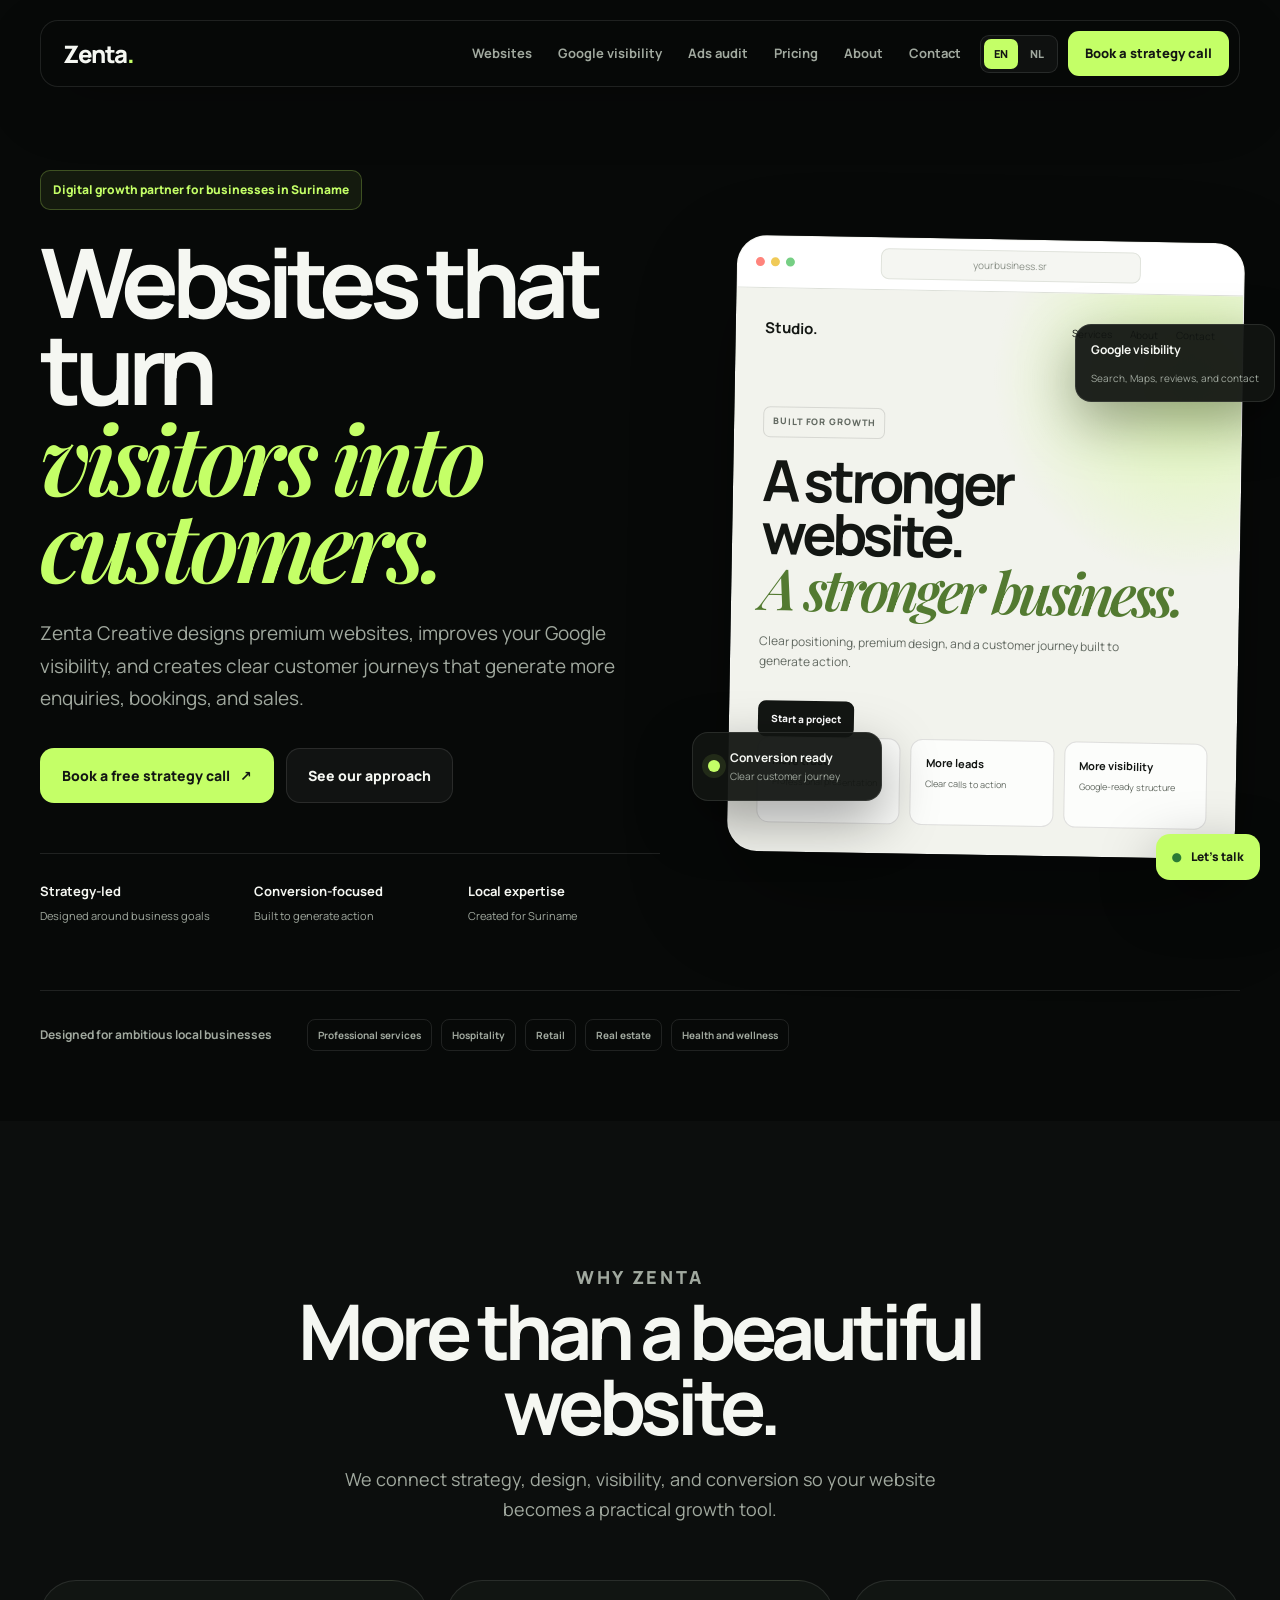
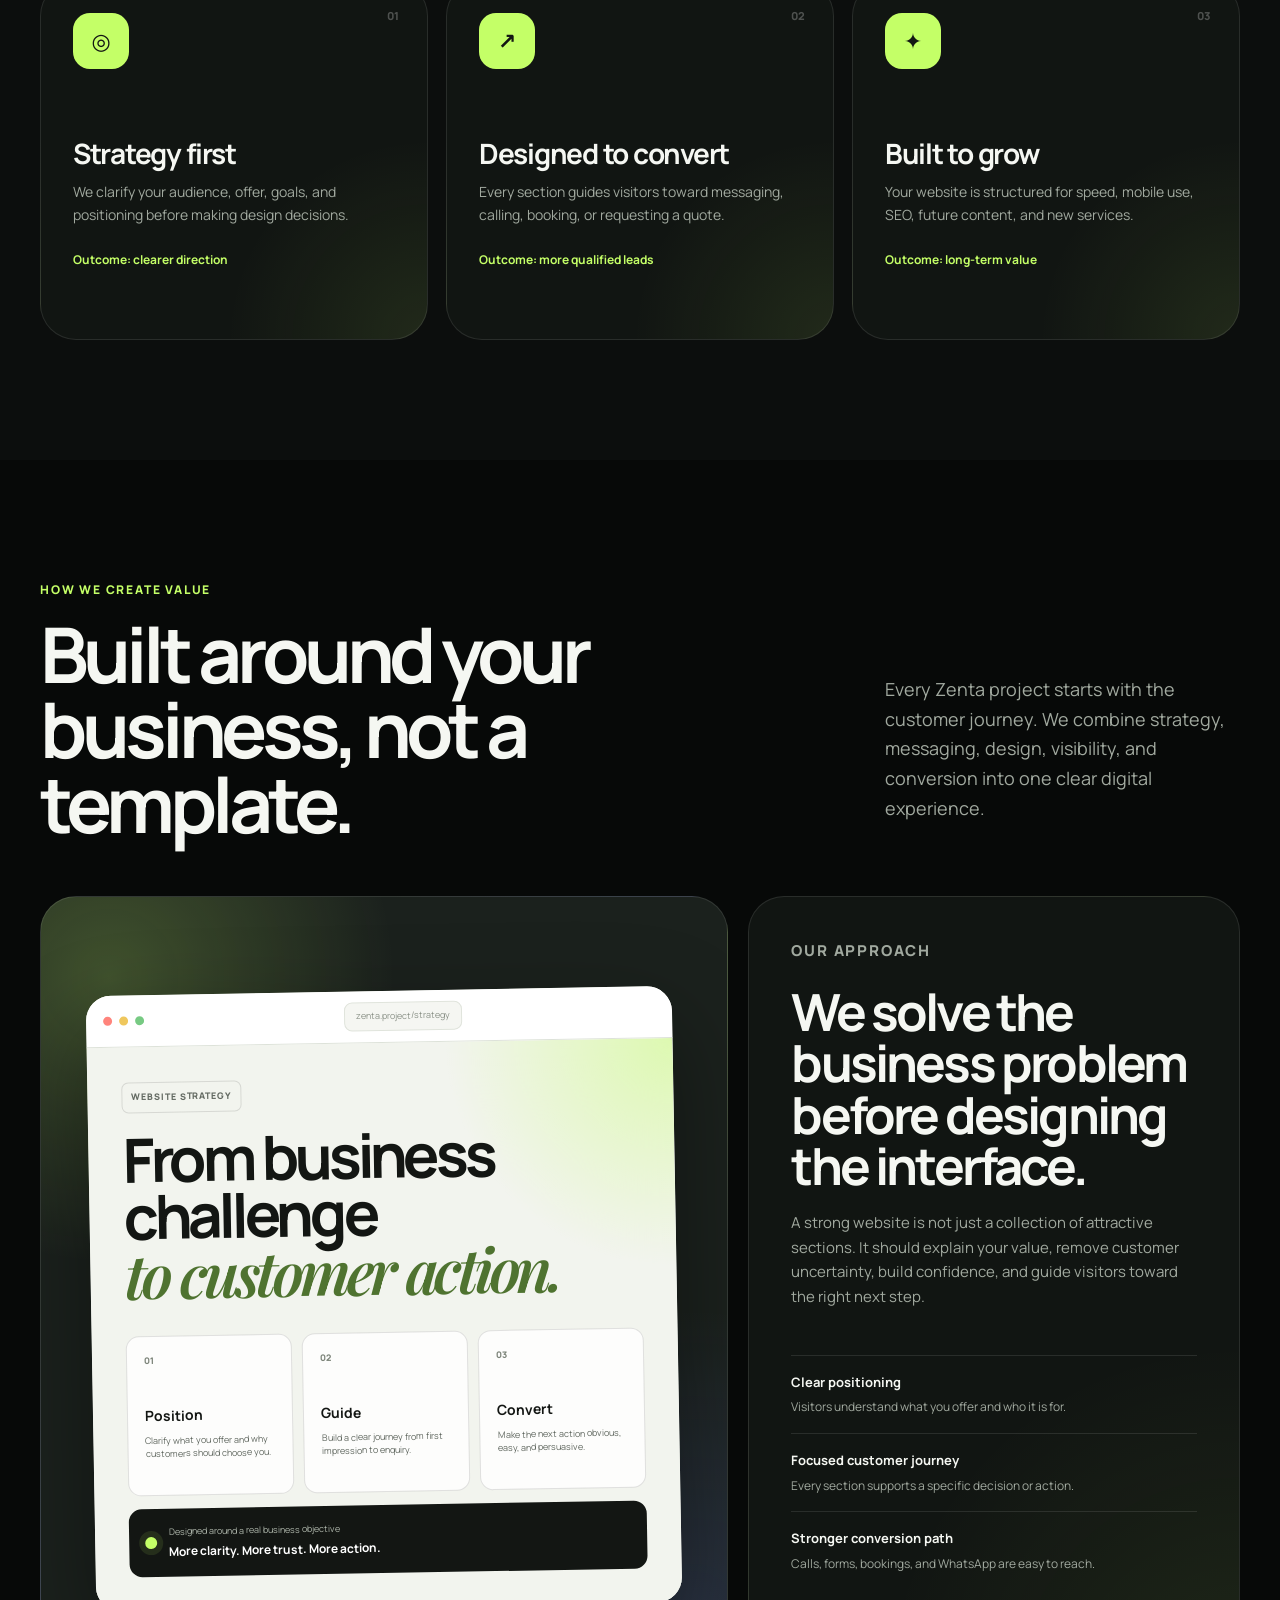
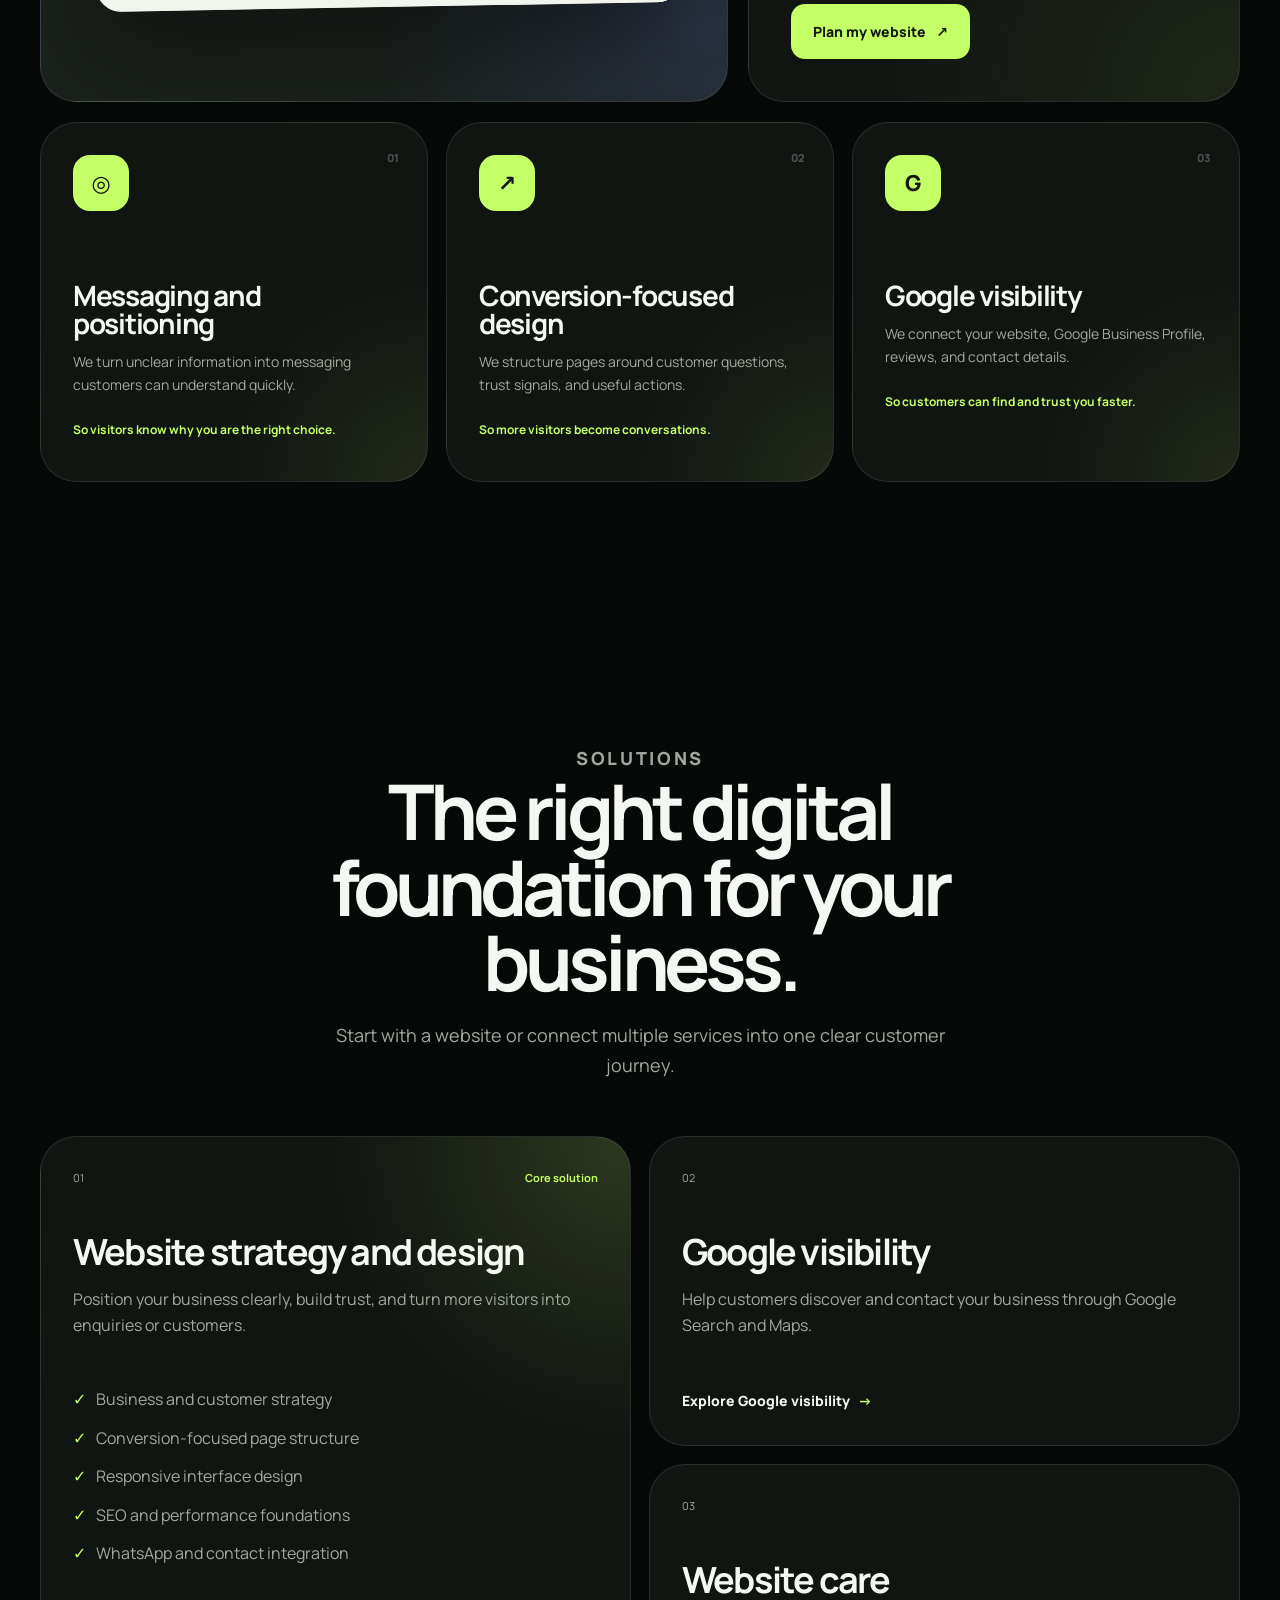
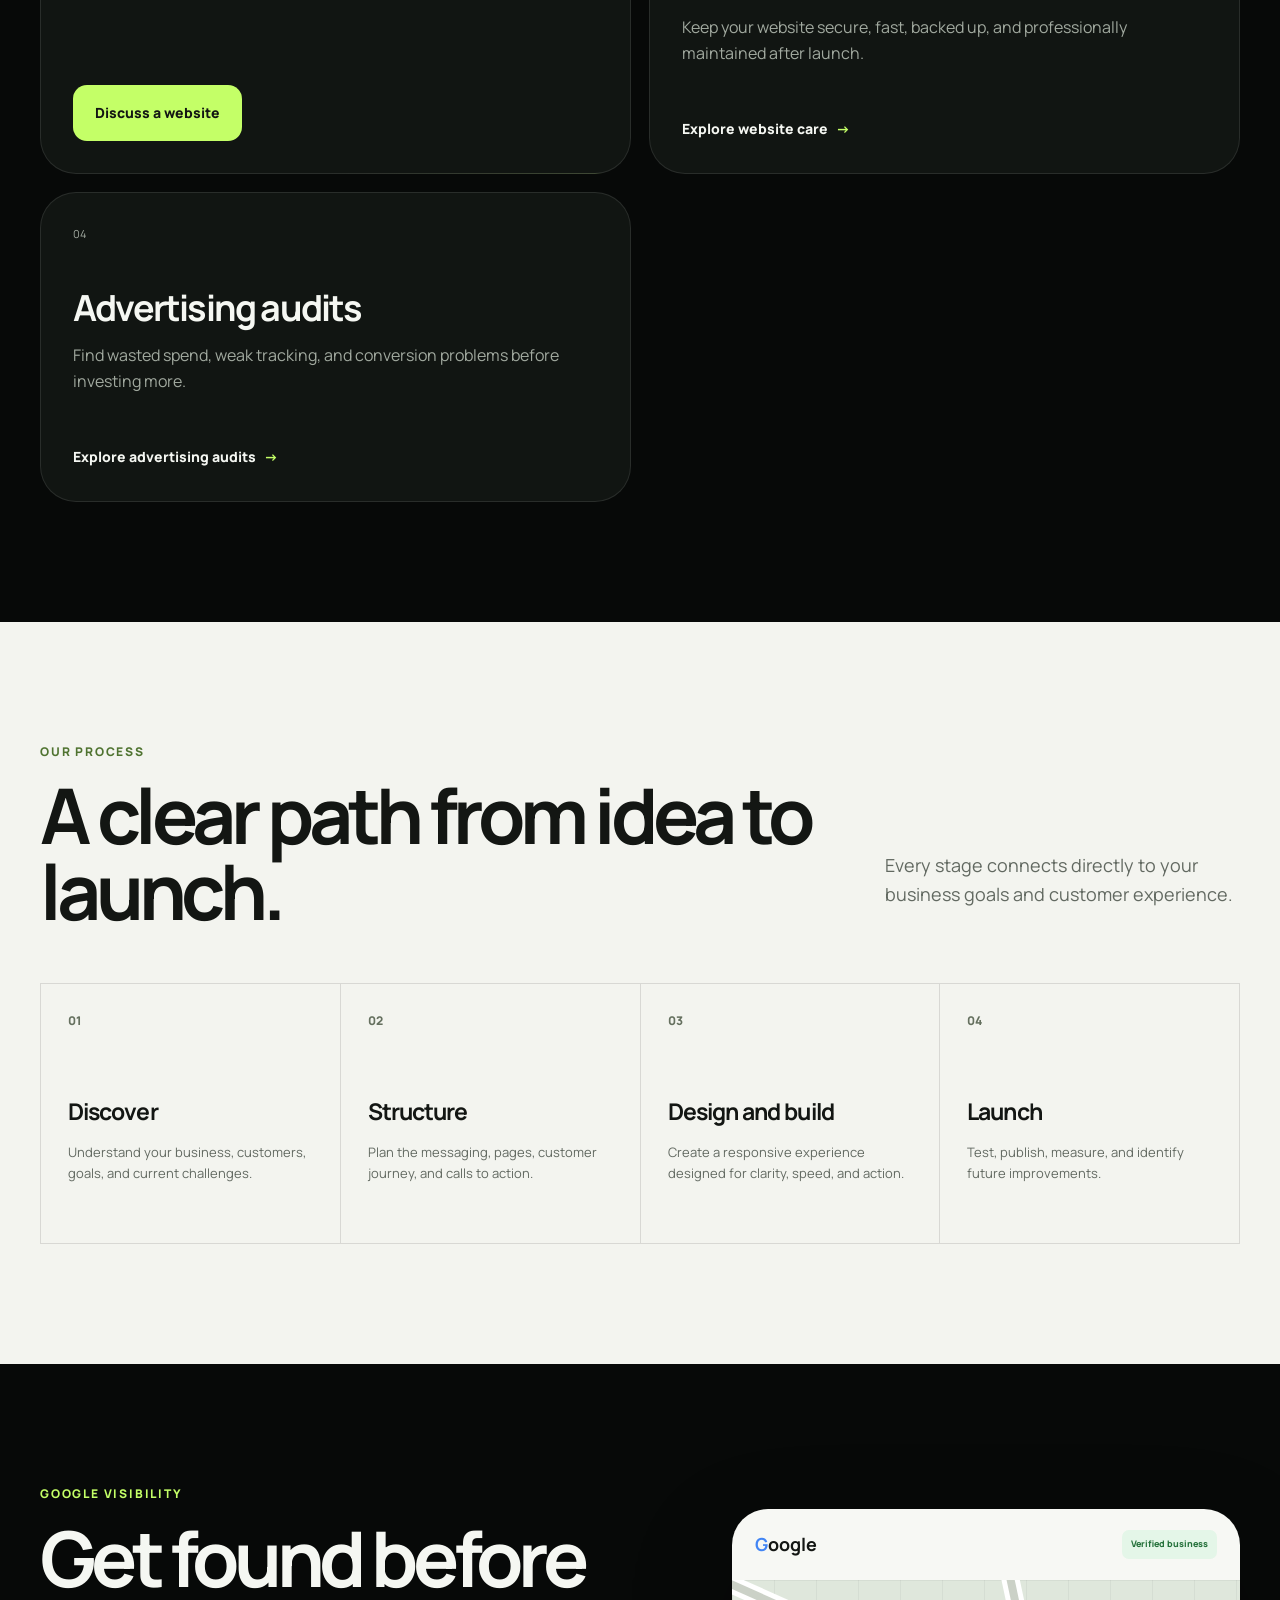
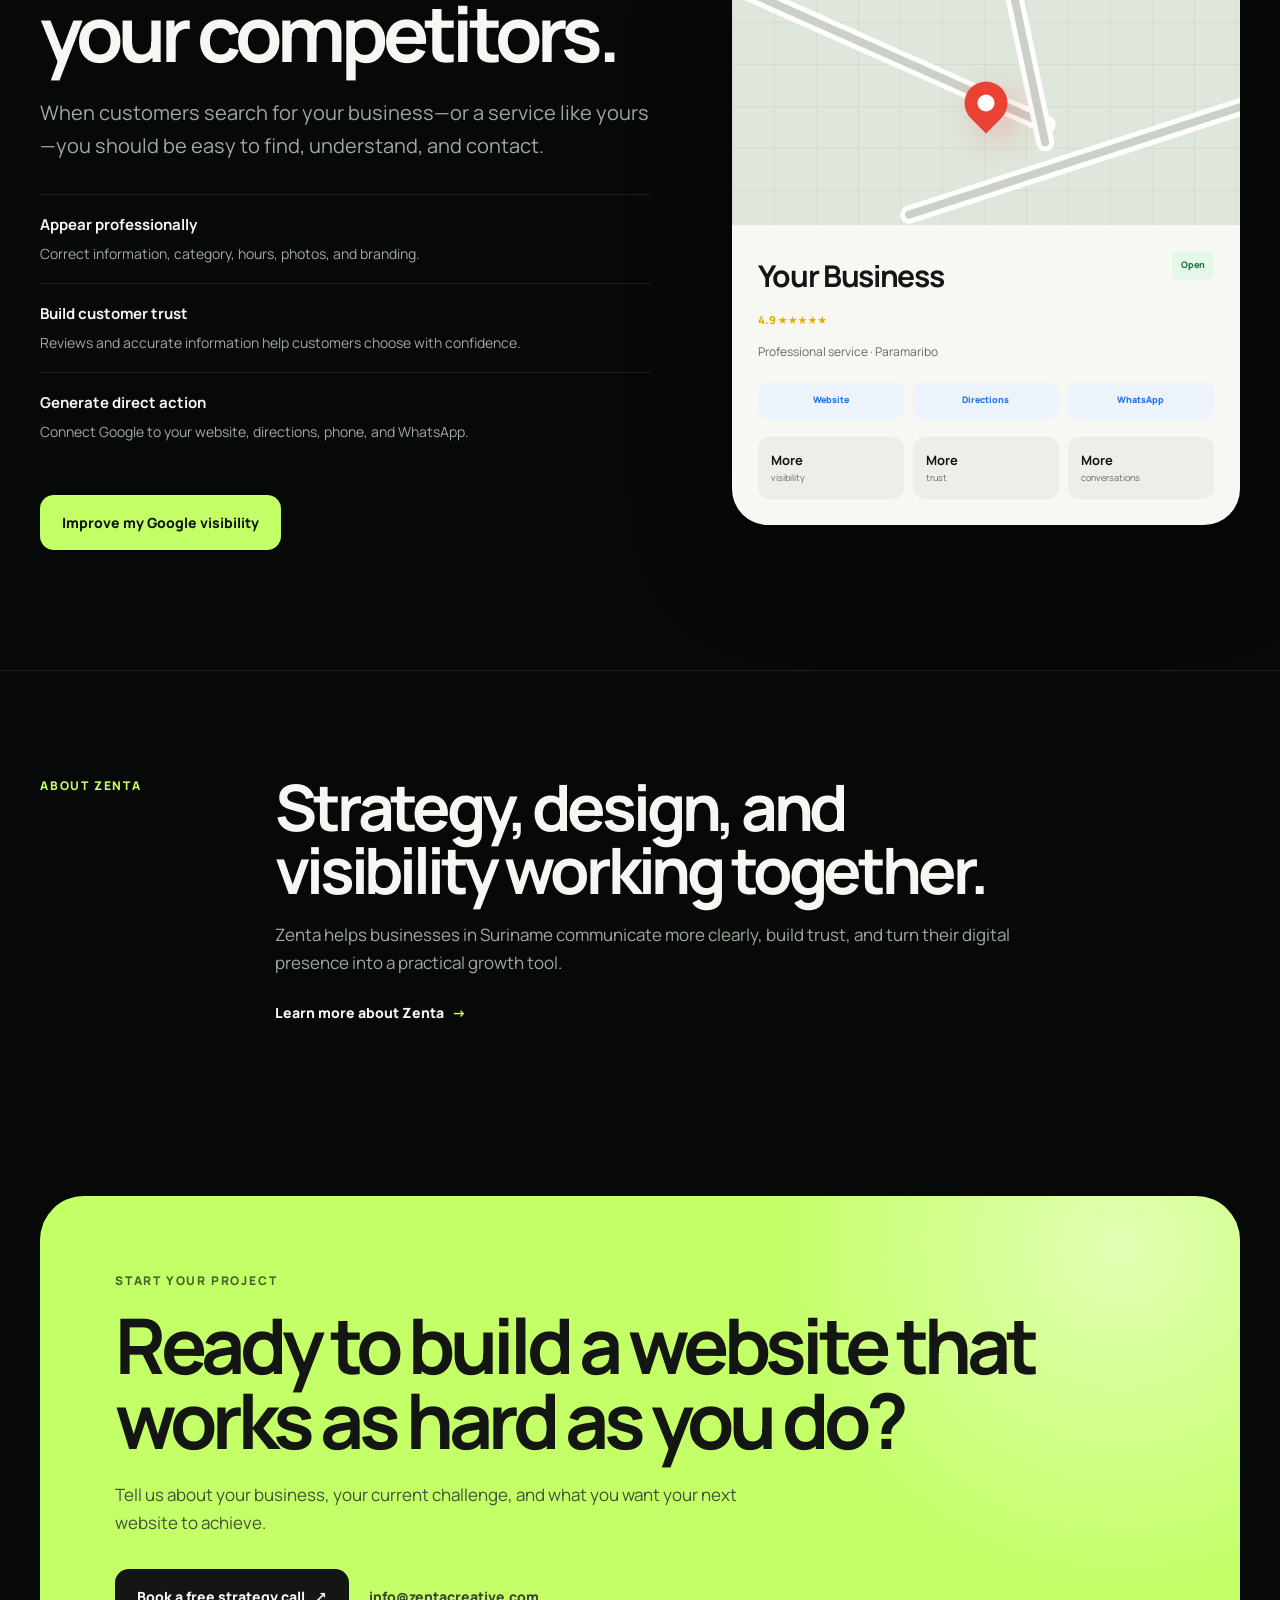
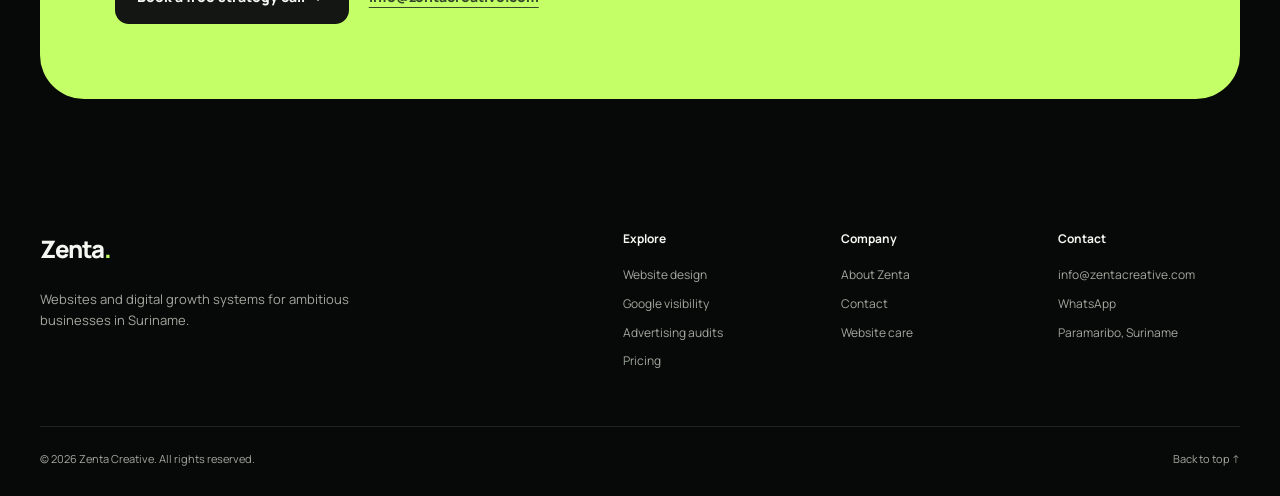
<file: index.html>
<!DOCTYPE html>
<html lang="en-SR">
<head>
  <meta charset="UTF-8" />
  <meta name="viewport" content="width=device-width, initial-scale=1.0" />

  <title>Websites That Grow Businesses in Suriname | Zenta Creative</title>

  <meta
    name="description"
    content="Zenta Creative builds conversion-focused websites and improves Google visibility for businesses in Suriname."
  />

  <meta name="theme-color" content="#070908" />
  <meta name="robots" content="index, follow" />

  <link rel="canonical" href="https://zentacreative.com/" />
  <link rel="icon" href="favicon.svg" type="image/svg+xml" />
  <link rel="stylesheet" href="style.css" />

  <link rel="preconnect" href="https://fonts.googleapis.com" />
  <link rel="preconnect" href="https://fonts.gstatic.com" crossorigin />

  <link
    href="https://fonts.googleapis.com/css2?family=Manrope:wght@400;500;600;700;800&family=Playfair+Display:ital,wght@0,600;1,600&display=swap"
    rel="stylesheet"
  />

  <script>
    document.documentElement.classList.add("js");
  </script>
</head>

<body>
  <a class="skip-link" href="#main-content">Skip to content</a>

  <div class="site-background" aria-hidden="true">
    <div class="background-grid"></div>
    <div class="background-glow glow-one"></div>
    <div class="background-glow glow-two"></div>
  </div>

  <nav class="nav" id="nav" aria-label="Main navigation">
    <a class="logo" href="#top" aria-label="Zenta Creative homepage">
      Zenta<span>.</span>
    </a>

    <div class="nav-links" id="navLinks">
      <a href="website-design.html">Websites</a>
      <a href="google-visibility.html">Google visibility</a>
      <a href="ads-audit.html">Ads audit</a>
      <a href="pricing.html">Pricing</a>
      <a href="about.html">About</a>
      <a href="contact.html">Contact</a>

      <div class="language-switch" aria-label="Language selector">
        <span aria-current="page">EN</span>
        <a href="/nl/" lang="nl-SR">NL</a>
      </div>

      <button class="nav-cta js-open-contact" type="button">
        Book a strategy call
      </button>
    </div>

    <button
      class="menu-button"
      id="menuButton"
      type="button"
      aria-label="Open navigation menu"
      aria-controls="navLinks"
      aria-expanded="false"
    >
      <span></span>
      <span></span>
    </button>
  </nav>

  <main id="main-content">
    <header class="hero" id="top">
      <div class="container hero-grid">
        <div class="hero-content">
          <p class="eyebrow reveal">
            Digital growth partner for businesses in Suriname
          </p>

          <h1 class="reveal">
            Websites that turn
            <span class="serif">visitors into customers.</span>
          </h1>

          <p class="hero-copy reveal">
            Zenta Creative designs premium websites, improves your Google
            visibility, and creates clear customer journeys that generate more
            enquiries, bookings, and sales.
          </p>

          <div class="hero-actions reveal">
            <button
              class="button button-primary js-open-contact"
              type="button"
            >
              Book a free strategy call
              <span aria-hidden="true">↗</span>
            </button>

            <a class="button button-secondary" href="#approach">
              See our approach
            </a>
          </div>

          <div class="hero-proof reveal">
            <div>
              <strong>Strategy-led</strong>
              <span>Designed around business goals</span>
            </div>

            <div>
              <strong>Conversion-focused</strong>
              <span>Built to generate action</span>
            </div>

            <div>
              <strong>Local expertise</strong>
              <span>Created for Suriname</span>
            </div>
          </div>
        </div>

        <div class="hero-showcase reveal-right">
          <div class="showcase-window">
            <div class="browser-bar">
              <div class="browser-dots" aria-hidden="true">
                <span></span>
                <span></span>
                <span></span>
              </div>

              <div class="browser-address">
                yourbusiness.sr
              </div>
            </div>

            <div class="demo-page">
              <div class="demo-nav">
                <strong>Studio.</strong>
                <span>Services</span>
                <span>About</span>
                <span>Contact</span>
              </div>

              <div class="demo-hero">
                <span class="demo-label">Built for growth</span>

                <h2>
                  A stronger website.
                  <em>A stronger business.</em>
                </h2>

                <p>
                  Clear positioning, premium design, and a customer journey
                  built to generate action.
                </p>

                <span class="demo-button">Start a project</span>
              </div>

              <div class="demo-results">
                <div>
                  <strong>More trust</strong>
                  <span>Professional presentation</span>
                </div>

                <div>
                  <strong>More leads</strong>
                  <span>Clear calls to action</span>
                </div>

                <div>
                  <strong>More visibility</strong>
                  <span>Google-ready structure</span>
                </div>
              </div>
            </div>
          </div>

          <div class="floating-card floating-card-one">
            <span class="status-dot"></span>

            <div>
              <strong>Conversion ready</strong>
              <small>Clear customer journey</small>
            </div>
          </div>

          <div class="floating-card floating-card-two">
            <strong>Google visibility</strong>
            <small>Search, Maps, reviews, and contact</small>
          </div>
        </div>
      </div>

      <div class="container trust-bar reveal">
        <p>Designed for ambitious local businesses</p>

        <div class="trust-items">
          <span>Professional services</span>
          <span>Hospitality</span>
          <span>Retail</span>
          <span>Real estate</span>
          <span>Health and wellness</span>
        </div>
      </div>
    </header>

    <section class="section value-section">
      <div class="container">
        <div class="section-heading centered reveal">
          <p class="kicker">Why Zenta</p>

          <h2>More than a beautiful website.</h2>

          <p>
            We connect strategy, design, visibility, and conversion so your
            website becomes a practical growth tool.
          </p>
        </div>

        <div class="value-cards">
          <article class="value-card reveal">
            <span class="card-number">01</span>
            <div class="card-icon" aria-hidden="true">◎</div>

            <h3>Strategy first</h3>

            <p>
              We clarify your audience, offer, goals, and positioning before
              making design decisions.
            </p>

            <strong class="card-outcome">
              Outcome: clearer direction
            </strong>
          </article>

          <article class="value-card reveal">
            <span class="card-number">02</span>
            <div class="card-icon" aria-hidden="true">↗</div>

            <h3>Designed to convert</h3>

            <p>
              Every section guides visitors toward messaging, calling, booking,
              or requesting a quote.
            </p>

            <strong class="card-outcome">
              Outcome: more qualified leads
            </strong>
          </article>

          <article class="value-card reveal">
            <span class="card-number">03</span>
            <div class="card-icon" aria-hidden="true">✦</div>

            <h3>Built to grow</h3>

            <p>
              Your website is structured for speed, mobile use, SEO, future
              content, and new services.
            </p>

            <strong class="card-outcome">
              Outcome: long-term value
            </strong>
          </article>
        </div>
      </div>
    </section>

    <section class="section capability-section" id="approach">
      <div class="container">
        <div class="section-heading split-heading reveal">
          <div>
            <p class="kicker">How we create value</p>

            <h2>Built around your business, not a template.</h2>
          </div>

          <p>
            Every Zenta project starts with the customer journey. We combine
            strategy, messaging, design, visibility, and conversion into one
            clear digital experience.
          </p>
        </div>

        <article class="capability-feature reveal">
          <div class="capability-preview">
            <div class="strategy-window">
              <div class="strategy-window-top">
                <span></span>
                <span></span>
                <span></span>

                <div class="strategy-address">
                  zenta.project/strategy
                </div>
              </div>

              <div class="strategy-content">
                <span class="strategy-label">
                  Website strategy
                </span>

                <h3>
                  From business challenge
                  <em>to customer action.</em>
                </h3>

                <div class="strategy-flow">
                  <div>
                    <span>01</span>
                    <strong>Position</strong>
                    <small>
                      Clarify what you offer and why customers should choose
                      you.
                    </small>
                  </div>

                  <div>
                    <span>02</span>
                    <strong>Guide</strong>
                    <small>
                      Build a clear journey from first impression to enquiry.
                    </small>
                  </div>

                  <div>
                    <span>03</span>
                    <strong>Convert</strong>
                    <small>
                      Make the next action obvious, easy, and persuasive.
                    </small>
                  </div>
                </div>

                <div class="strategy-result">
                  <span class="status-dot"></span>

                  <div>
                    <small>Designed around a real business objective</small>
                    <strong>
                      More clarity. More trust. More action.
                    </strong>
                  </div>
                </div>
              </div>
            </div>
          </div>

          <div class="capability-feature-content">
            <p class="capability-label">Our approach</p>

            <h3>
              We solve the business problem before designing the interface.
            </h3>

            <p>
              A strong website is not just a collection of attractive
              sections. It should explain your value, remove customer
              uncertainty, build confidence, and guide visitors toward the
              right next step.
            </p>

            <div class="capability-points">
              <div>
                <strong>Clear positioning</strong>
                <span>
                  Visitors understand what you offer and who it is for.
                </span>
              </div>

              <div>
                <strong>Focused customer journey</strong>
                <span>
                  Every section supports a specific decision or action.
                </span>
              </div>

              <div>
                <strong>Stronger conversion path</strong>
                <span>
                  Calls, forms, bookings, and WhatsApp are easy to reach.
                </span>
              </div>
            </div>

            <button
              class="button button-primary js-open-contact"
              type="button"
            >
              Plan my website
              <span aria-hidden="true">↗</span>
            </button>
          </div>
        </article>

        <div class="capability-grid">
          <article class="capability-card reveal">
            <span class="capability-number">01</span>
            <div class="capability-icon" aria-hidden="true">◎</div>

            <h3>Messaging and positioning</h3>

            <p>
              We turn unclear information into messaging customers can
              understand quickly.
            </p>

            <strong>
              So visitors know why you are the right choice.
            </strong>
          </article>

          <article class="capability-card reveal">
            <span class="capability-number">02</span>
            <div class="capability-icon" aria-hidden="true">↗</div>

            <h3>Conversion-focused design</h3>

            <p>
              We structure pages around customer questions, trust signals, and
              useful actions.
            </p>

            <strong>
              So more visitors become conversations.
            </strong>
          </article>

          <article class="capability-card reveal">
            <span class="capability-number">03</span>
            <div class="capability-icon" aria-hidden="true">G</div>

            <h3>Google visibility</h3>

            <p>
              We connect your website, Google Business Profile, reviews, and
              contact details.
            </p>

            <strong>
              So customers can find and trust you faster.
            </strong>
          </article>
        </div>
      </div>
    </section>

    <section class="section services-section" id="services">
      <div class="container">
        <div class="section-heading centered reveal">
          <p class="kicker">Solutions</p>

          <h2>The right digital foundation for your business.</h2>

          <p>
            Start with a website or connect multiple services into one clear
            customer journey.
          </p>
        </div>

        <div class="services-grid">
          <article class="service-card service-card-featured reveal">
            <div class="service-top">
              <span>01</span>
              <strong>Core solution</strong>
            </div>

            <h3>Website strategy and design</h3>

            <p>
              Position your business clearly, build trust, and turn more
              visitors into enquiries or customers.
            </p>

            <ul>
              <li>Business and customer strategy</li>
              <li>Conversion-focused page structure</li>
              <li>Responsive interface design</li>
              <li>SEO and performance foundations</li>
              <li>WhatsApp and contact integration</li>
            </ul>

            <button
              class="button button-primary js-open-contact"
              type="button"
              data-service="Website strategy and design"
            >
              Discuss a website
            </button>
          </article>

          <article class="service-card reveal">
            <div class="service-top">
              <span>02</span>
            </div>

            <h3>Google visibility</h3>

            <p>
              Help customers discover and contact your business through Google
              Search and Maps.
            </p>

            <a class="text-link" href="google-visibility.html">
              Explore Google visibility
              <span aria-hidden="true">→</span>
            </a>
          </article>

          <article class="service-card reveal">
            <div class="service-top">
              <span>03</span>
            </div>

            <h3>Website care</h3>

            <p>
              Keep your website secure, fast, backed up, and professionally
              maintained after launch.
            </p>

            <a class="text-link" href="pricing.html#care">
              Explore website care
              <span aria-hidden="true">→</span>
            </a>
          </article>

          <article class="service-card reveal">
            <div class="service-top">
              <span>04</span>
            </div>

            <h3>Advertising audits</h3>

            <p>
              Find wasted spend, weak tracking, and conversion problems before
              investing more.
            </p>

            <a class="text-link" href="ads-audit.html">
              Explore advertising audits
              <span aria-hidden="true">→</span>
            </a>
          </article>
        </div>
      </div>
    </section>

    <section class="section process-section" id="process">
      <div class="container">
        <div class="section-heading split-heading reveal">
          <div>
            <p class="kicker">Our process</p>
            <h2>A clear path from idea to launch.</h2>
          </div>

          <p>
            Every stage connects directly to your business goals and customer
            experience.
          </p>
        </div>

        <div class="compact-process">
          <article class="reveal">
            <span>01</span>
            <h3>Discover</h3>
            <p>
              Understand your business, customers, goals, and current
              challenges.
            </p>
          </article>

          <article class="reveal">
            <span>02</span>
            <h3>Structure</h3>
            <p>
              Plan the messaging, pages, customer journey, and calls to action.
            </p>
          </article>

          <article class="reveal">
            <span>03</span>
            <h3>Design and build</h3>
            <p>
              Create a responsive experience designed for clarity, speed, and
              action.
            </p>
          </article>

          <article class="reveal">
            <span>04</span>
            <h3>Launch</h3>
            <p>
              Test, publish, measure, and identify future improvements.
            </p>
          </article>
        </div>
      </div>
    </section>

    <section class="section google-section" id="google">
      <div class="container google-layout">
        <div class="google-content reveal-left">
          <p class="kicker">Google visibility</p>

          <h2>Get found before your competitors.</h2>

          <p class="large-copy">
            When customers search for your business—or a service like
            yours—you should be easy to find, understand, and contact.
          </p>

          <div class="google-benefits">
            <div>
              <strong>Appear professionally</strong>
              <span>
                Correct information, category, hours, photos, and branding.
              </span>
            </div>

            <div>
              <strong>Build customer trust</strong>
              <span>
                Reviews and accurate information help customers choose with
                confidence.
              </span>
            </div>

            <div>
              <strong>Generate direct action</strong>
              <span>
                Connect Google to your website, directions, phone, and
                WhatsApp.
              </span>
            </div>
          </div>

          <button
            class="button button-primary js-open-contact"
            type="button"
            data-service="Google visibility"
          >
            Improve my Google visibility
          </button>
        </div>

        <div class="google-preview reveal-right">
          <div class="google-header">
            <span class="google-wordmark">
              <i>G</i>oogle
            </span>

            <span class="verified-label">Verified business</span>
          </div>

          <div class="map-preview">
            <div class="map-road road-one"></div>
            <div class="map-road road-two"></div>
            <div class="map-road road-three"></div>
            <div class="map-pin"></div>
          </div>

          <div class="business-profile">
            <div class="profile-heading">
              <div>
                <h3>Your Business</h3>
                <span class="rating">4.9 ★★★★★</span>
              </div>

              <span class="open-label">Open</span>
            </div>

            <p>Professional service · Paramaribo</p>

            <div class="profile-actions">
              <span>Website</span>
              <span>Directions</span>
              <span>WhatsApp</span>
            </div>

            <div class="profile-results">
              <div>
                <strong>More</strong>
                <span>visibility</span>
              </div>

              <div>
                <strong>More</strong>
                <span>trust</span>
              </div>

              <div>
                <strong>More</strong>
                <span>conversations</span>
              </div>
            </div>
          </div>
        </div>
      </div>
    </section>

    <section class="short-about">
      <div class="container short-about-grid reveal">
        <p class="kicker">About Zenta</p>

        <div>
          <h2>Strategy, design, and visibility working together.</h2>

          <p>
            Zenta helps businesses in Suriname communicate more clearly, build
            trust, and turn their digital presence into a practical growth
            tool.
          </p>

          <a class="text-link" href="about.html">
            Learn more about Zenta
            <span aria-hidden="true">→</span>
          </a>
        </div>
      </div>
    </section>

    <section class="final-cta">
      <div class="container final-cta-inner reveal">
        <p class="kicker">Start your project</p>

        <h2>
          Ready to build a website that works as hard as you do?
        </h2>

        <p>
          Tell us about your business, your current challenge, and what you want
          your next website to achieve.
        </p>

        <div class="final-actions">
          <button
            class="button button-dark js-open-contact"
            type="button"
          >
            Book a free strategy call
            <span aria-hidden="true">↗</span>
          </button>

          <a class="final-email" href="mailto:info@zentacreative.com">
            info@zentacreative.com
          </a>
        </div>
      </div>
    </section>
  </main>

  <footer class="footer">
    <div class="container footer-grid">
      <div class="footer-brand">
        <a class="logo" href="#top">
          Zenta<span>.</span>
        </a>

        <p>
          Websites and digital growth systems for ambitious businesses in
          Suriname.
        </p>
      </div>

      <div class="footer-links">
        <div>
          <strong>Explore</strong>
          <a href="website-design.html">Website design</a>
          <a href="google-visibility.html">Google visibility</a>
          <a href="ads-audit.html">Advertising audits</a>
          <a href="pricing.html">Pricing</a>
        </div>

        <div>
          <strong>Company</strong>
          <a href="about.html">About Zenta</a>
          <a href="contact.html">Contact</a>
          <a href="pricing.html#care">Website care</a>
        </div>

        <div>
          <strong>Contact</strong>
          <a href="mailto:info@zentacreative.com">
            info@zentacreative.com
          </a>

          <a
            href="https://wa.me/5978877663"
            target="_blank"
            rel="noopener noreferrer"
          >
            WhatsApp
          </a>

          <span>Paramaribo, Suriname</span>
        </div>
      </div>
    </div>

    <div class="container footer-bottom">
      <span>
        © <span id="year"></span> Zenta Creative. All rights reserved.
      </span>

      <a href="#top">Back to top ↑</a>
    </div>
  </footer>

  <button
    class="floating-whatsapp js-open-contact"
    type="button"
    aria-label="Contact Zenta Creative"
  >
    <span aria-hidden="true">●</span>
    Let's talk
  </button>

  <div
    class="contact-modal"
    id="contactModal"
    aria-hidden="true"
  >
    <div class="contact-backdrop" data-close-modal></div>

    <section
      class="contact-dialog"
      role="dialog"
      aria-modal="true"
      aria-labelledby="contactTitle"
      aria-describedby="contactDescription"
    >
      <button
        class="modal-close"
        type="button"
        aria-label="Close contact form"
        data-close-modal
      >
        ×
      </button>

      <p class="kicker">Start a conversation</p>

      <h2 id="contactTitle">
        Tell us what you want to improve.
      </h2>

      <p id="contactDescription">
        Complete the form and a prefilled WhatsApp message will open.
      </p>

      <form id="contactForm" novalidate>
        <div class="form-grid">
          <label class="form-field">
            <span>Your name</span>
            <input
              id="contactName"
              name="name"
              type="text"
              autocomplete="name"
              required
            />
            <small class="field-error">
              Please enter your name.
            </small>
          </label>

          <label class="form-field">
            <span>Business name</span>
            <input
              id="contactBusiness"
              name="business"
              type="text"
              autocomplete="organization"
              required
            />
            <small class="field-error">
              Please enter your business name.
            </small>
          </label>

          <label class="form-field">
            <span>Phone or email</span>
            <input
              id="contactDetails"
              name="contact"
              type="text"
              required
            />
            <small class="field-error">
              Please enter a phone number or email.
            </small>
          </label>

          <label class="form-field">
            <span>What do you need?</span>

            <select id="contactService" name="service" required>
              <option value="">Choose a service</option>
              <option value="Website strategy and design">
                Website strategy and design
              </option>
              <option value="Website redesign">
                Website redesign
              </option>
              <option value="Google visibility">
                Google visibility
              </option>
              <option value="Advertising audit">
                Advertising audit
              </option>
              <option value="Not sure yet">
                Not sure yet
              </option>
            </select>

            <small class="field-error">
              Please choose a service.
            </small>
          </label>

          <label class="form-field form-field-full">
            <span>What would you like to achieve?</span>

            <textarea
              id="contactGoal"
              name="goal"
              rows="5"
              required
              placeholder="For example: more enquiries, a more professional website, or better Google visibility."
            ></textarea>

            <small class="field-error">
              Please briefly describe your goal.
            </small>
          </label>
        </div>

        <div class="form-actions">
          <button class="button button-primary" type="submit">
            Continue on WhatsApp
            <span aria-hidden="true">↗</span>
          </button>

          <p>No payment or commitment is required.</p>
        </div>
      </form>
    </section>
  </div>

  <script>
    const whatsappNumber = "5978877663";

    const nav = document.getElementById("nav");
    const menuButton = document.getElementById("menuButton");
    const navLinks = document.getElementById("navLinks");

    const modal = document.getElementById("contactModal");
    const contactForm = document.getElementById("contactForm");
    const serviceSelect = document.getElementById("contactService");

    const openContactButtons =
      document.querySelectorAll(".js-open-contact");

    const closeModalButtons =
      modal.querySelectorAll("[data-close-modal]");

    const sectionLinks =
      document.querySelectorAll(".nav-section-link");

    const observedSections =
      document.querySelectorAll(
        "#approach, #services, #process, #google"
      );

    let lastFocusedElement = null;

    function closeMobileMenu() {
      navLinks.classList.remove("is-open");
      menuButton.setAttribute("aria-expanded", "false");
      menuButton.setAttribute(
        "aria-label",
        "Open navigation menu"
      );
      document.body.classList.remove("menu-open");
    }

    function openModal(service = "") {
      lastFocusedElement = document.activeElement;

      if (service) {
        serviceSelect.value = service;
      }

      modal.classList.add("is-open");
      modal.setAttribute("aria-hidden", "false");
      document.body.classList.add("modal-open");

      closeMobileMenu();

      window.setTimeout(() => {
        document.getElementById("contactName").focus();
      }, 50);
    }

    function closeModal() {
      modal.classList.remove("is-open");
      modal.setAttribute("aria-hidden", "true");
      document.body.classList.remove("modal-open");

      if (lastFocusedElement) {
        lastFocusedElement.focus();
      }
    }

    function validateField(field) {
      const wrapper = field.closest(".form-field");
      const valid = field.checkValidity();

      wrapper.classList.toggle("has-error", !valid);

      return valid;
    }

    menuButton.addEventListener("click", () => {
      const isOpen = navLinks.classList.toggle("is-open");

      menuButton.setAttribute("aria-expanded", String(isOpen));
      menuButton.setAttribute(
        "aria-label",
        isOpen
          ? "Close navigation menu"
          : "Open navigation menu"
      );

      document.body.classList.toggle("menu-open", isOpen);
    });

    navLinks.querySelectorAll("a").forEach((link) => {
      link.addEventListener("click", closeMobileMenu);
    });

    openContactButtons.forEach((button) => {
      button.addEventListener("click", () => {
        openModal(button.dataset.service || "");
      });
    });

    closeModalButtons.forEach((button) => {
      button.addEventListener("click", closeModal);
    });

    document.addEventListener("keydown", (event) => {
      if (
        event.key === "Escape" &&
        modal.classList.contains("is-open")
      ) {
        closeModal();
      }
    });

    window.addEventListener("scroll", () => {
      nav.classList.toggle("is-scrolled", window.scrollY > 20);
    });

    contactForm
      .querySelectorAll("input, select, textarea")
      .forEach((field) => {
        field.addEventListener("blur", () => {
          validateField(field);
        });

        field.addEventListener("input", () => {
          if (
            field
              .closest(".form-field")
              .classList.contains("has-error")
          ) {
            validateField(field);
          }
        });
      });

    contactForm.addEventListener("submit", (event) => {
      event.preventDefault();

      const fields = Array.from(
        contactForm.querySelectorAll(
          "input, select, textarea"
        )
      );

      const valid = fields
        .map(validateField)
        .every(Boolean);

      if (!valid) {
        const firstInvalid =
          contactForm.querySelector(":invalid");

        firstInvalid?.focus();
        return;
      }

      const name =
        document.getElementById("contactName").value.trim();

      const business =
        document.getElementById("contactBusiness").value.trim();

      const contact =
        document.getElementById("contactDetails").value.trim();

      const service = serviceSelect.value;

      const goal =
        document.getElementById("contactGoal").value.trim();

      const message = [
        "Hi Zenta, I would like to discuss a project.",
        "",
        `Name: ${name}`,
        `Business: ${business}`,
        `Contact: ${contact}`,
        `Service: ${service}`,
        "",
        "Goal:",
        goal
      ].join("\n");

      const url =
        `https://wa.me/${whatsappNumber}?text=${encodeURIComponent(message)}`;

      window.open(url, "_blank", "noopener,noreferrer");
    });

    const revealElements =
      document.querySelectorAll(
        ".reveal, .reveal-left, .reveal-right"
      );

    if ("IntersectionObserver" in window) {
      const revealObserver = new IntersectionObserver(
        (entries) => {
          entries.forEach((entry) => {
            if (!entry.isIntersecting) return;

            entry.target.classList.add("is-visible");
            revealObserver.unobserve(entry.target);
          });
        },
        {
          threshold: 0.1,
          rootMargin: "0px 0px -40px 0px"
        }
      );

      revealElements.forEach((element) => {
        revealObserver.observe(element);
      });

      const navObserver = new IntersectionObserver(
        (entries) => {
          entries.forEach((entry) => {
            if (!entry.isIntersecting) return;

            sectionLinks.forEach((link) => {
              const active =
                link.getAttribute("href") ===
                `#${entry.target.id}`;

              link.classList.toggle("is-active", active);
            });
          });
        },
        {
          rootMargin: "-35% 0px -55% 0px"
        }
      );

      observedSections.forEach((section) => {
        navObserver.observe(section);
      });
    } else {
      revealElements.forEach((element) => {
        element.classList.add("is-visible");
      });
    }

    document.getElementById("year").textContent =
      new Date().getFullYear();
  </script>
</body>
</html>
</file>
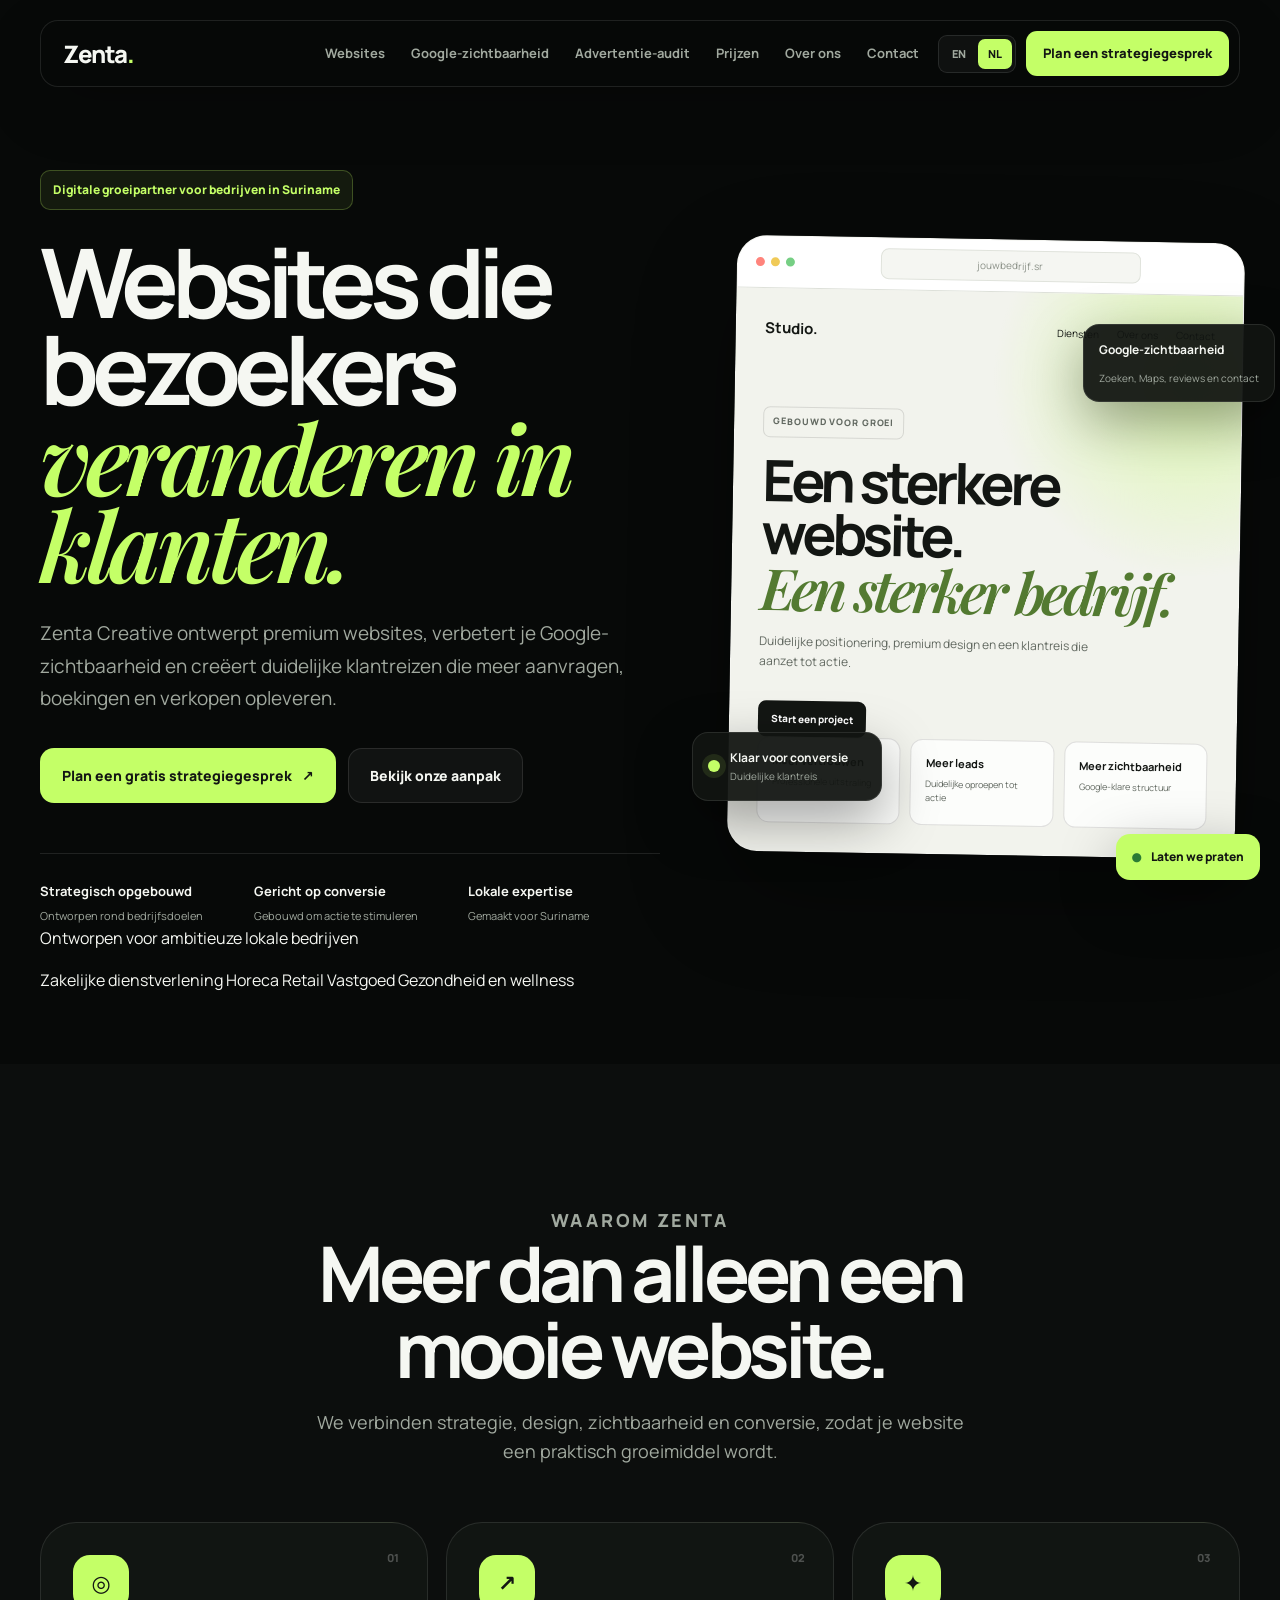
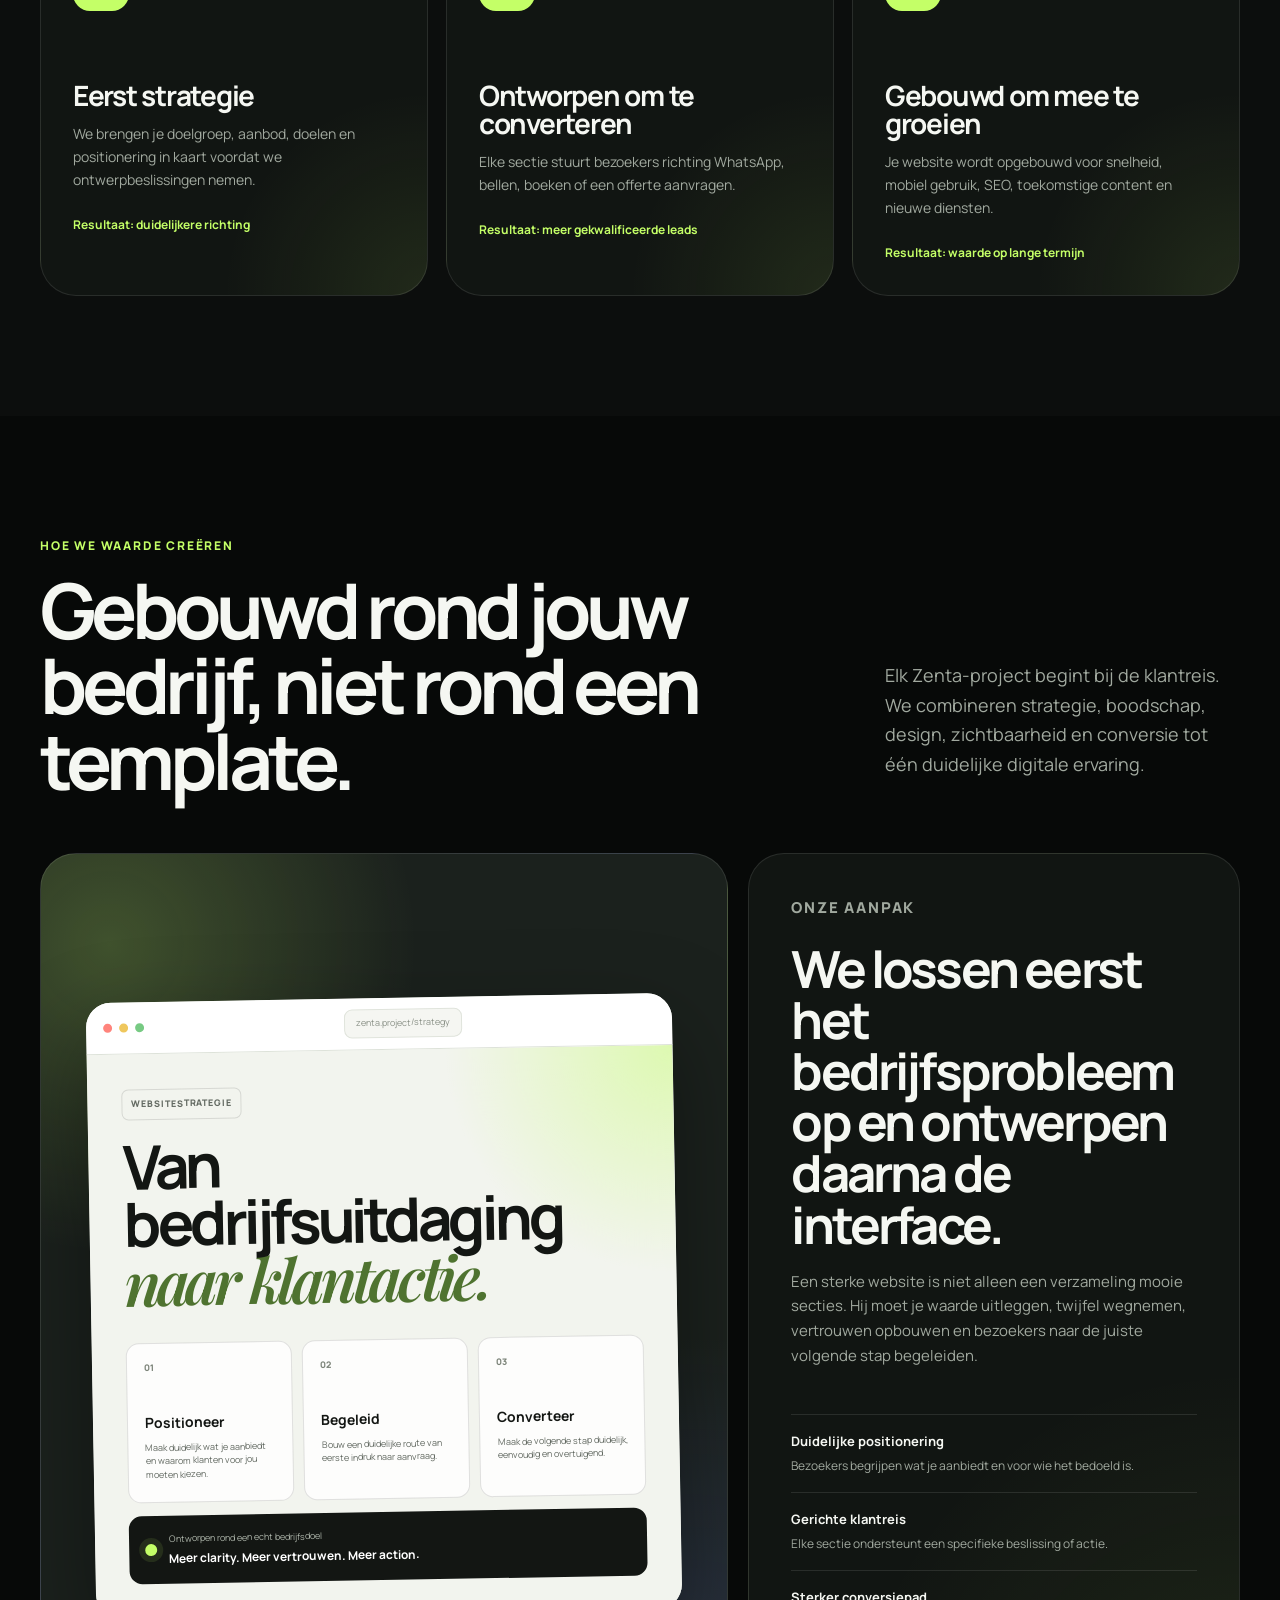
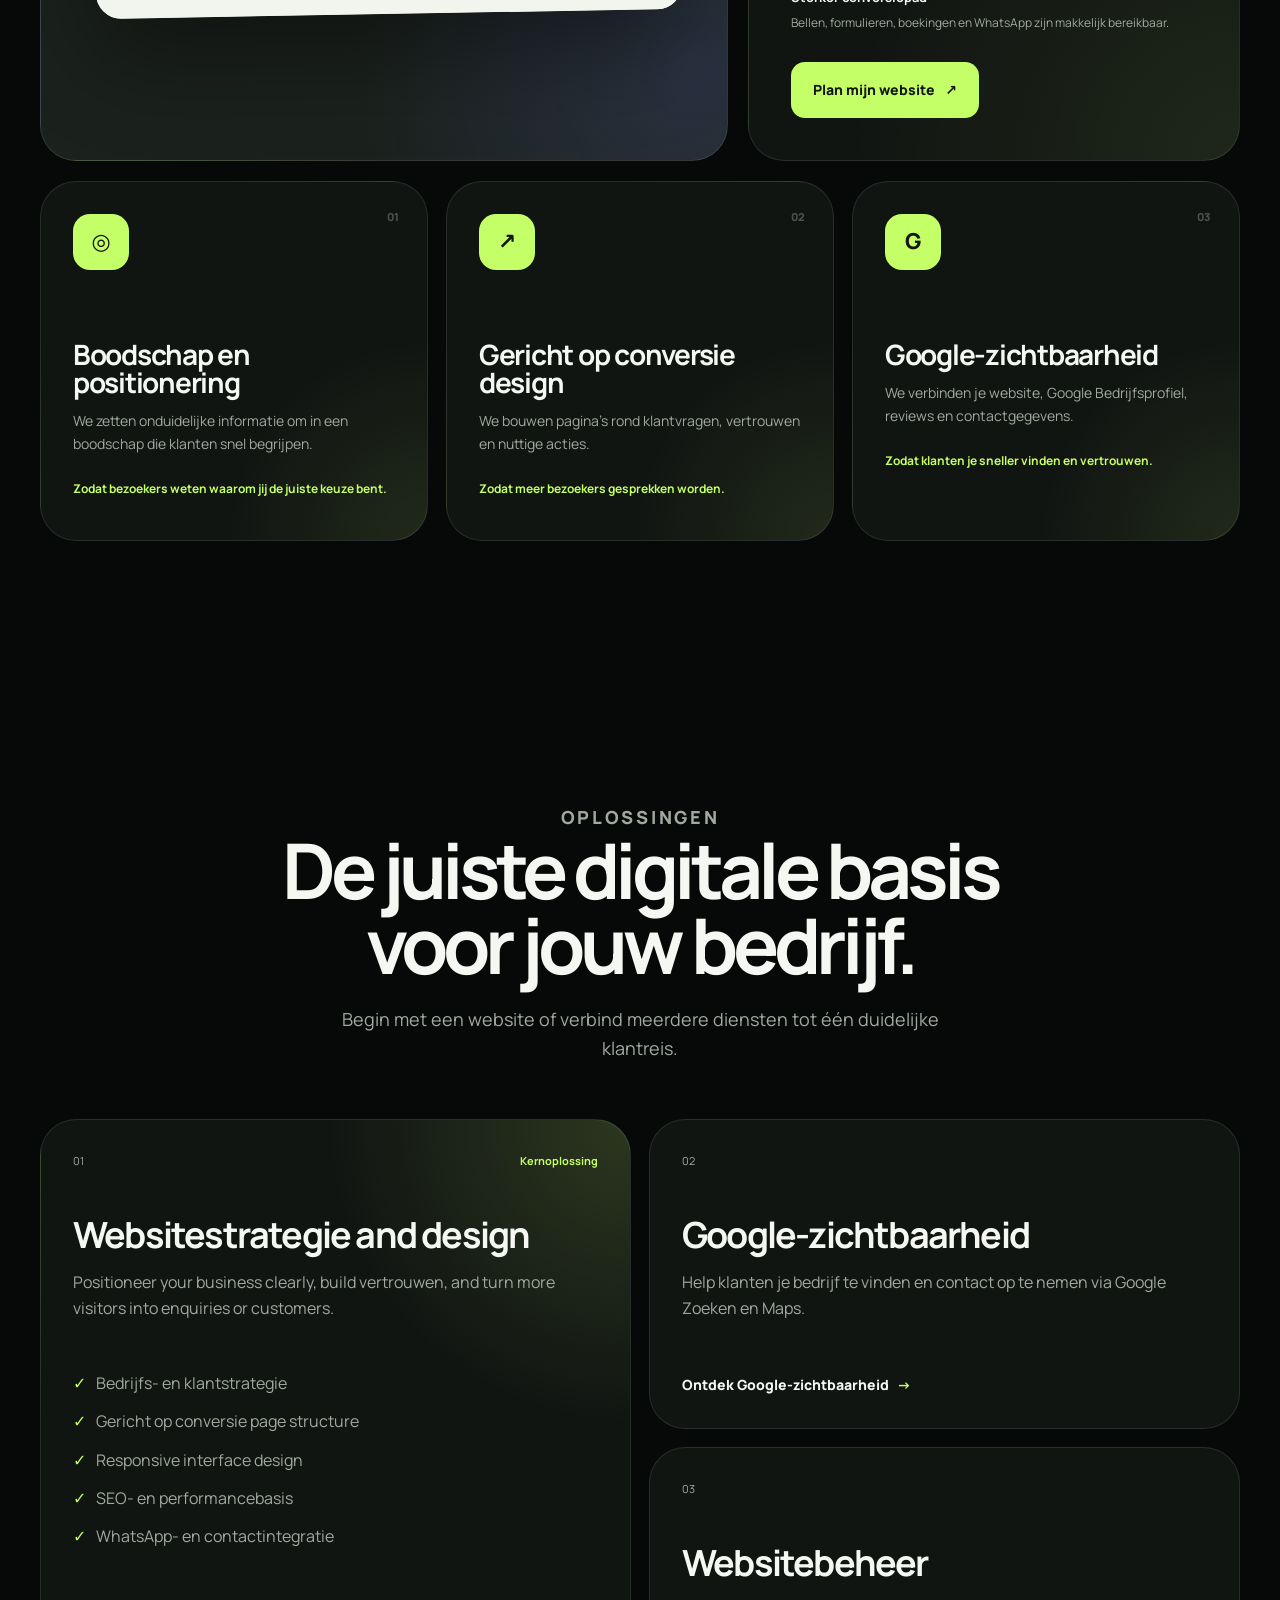
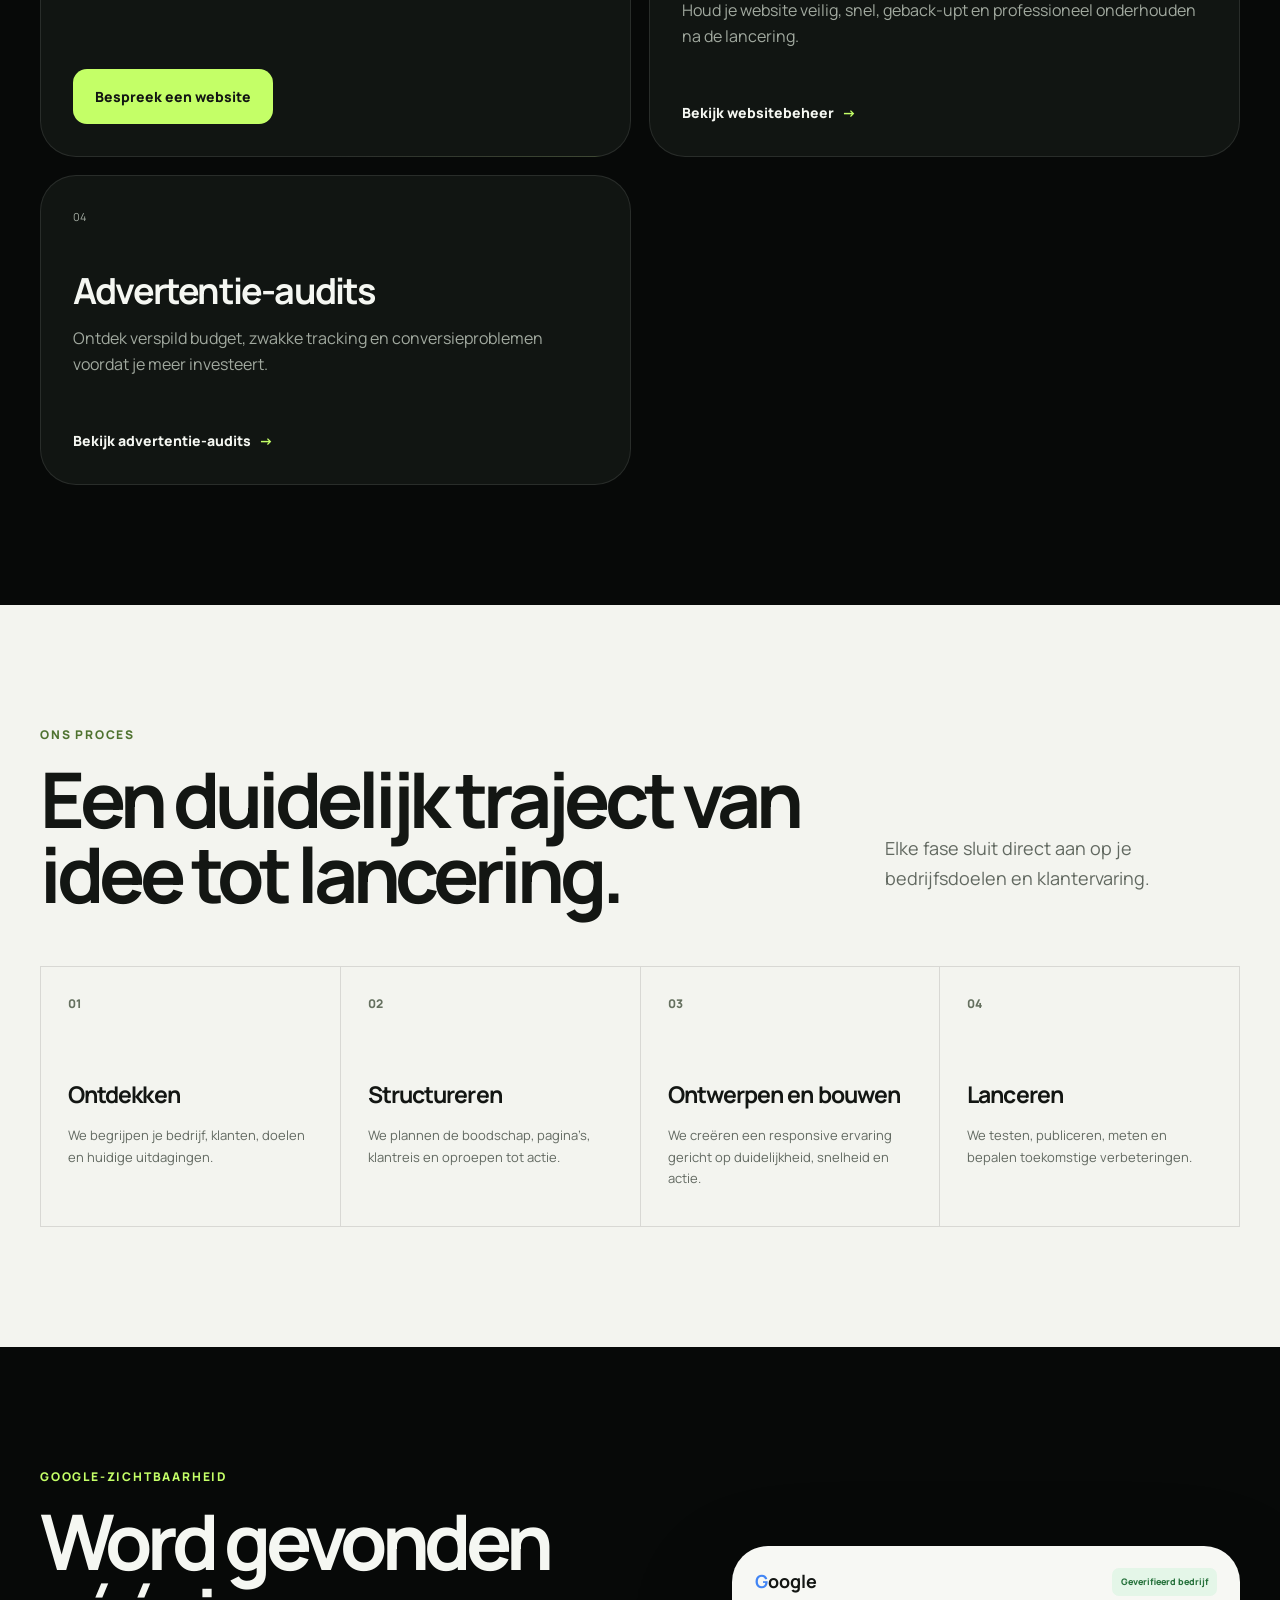
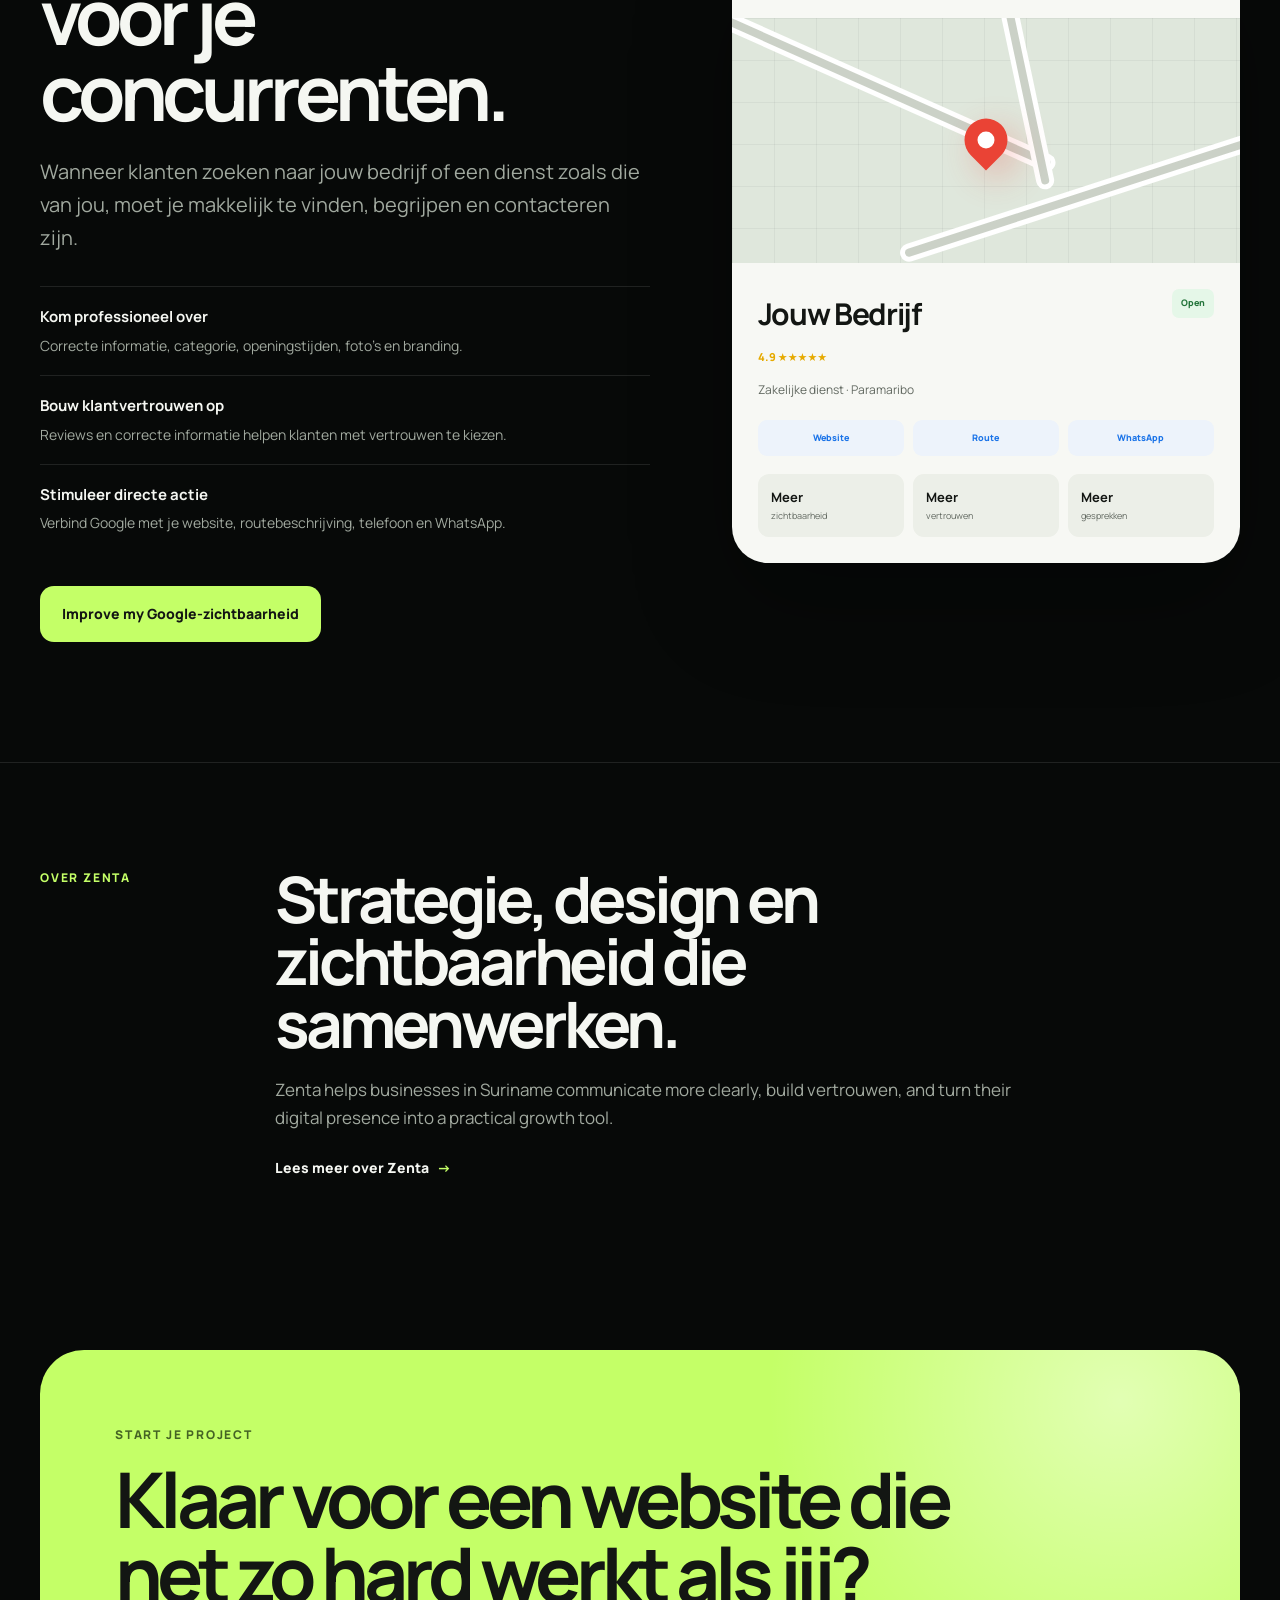
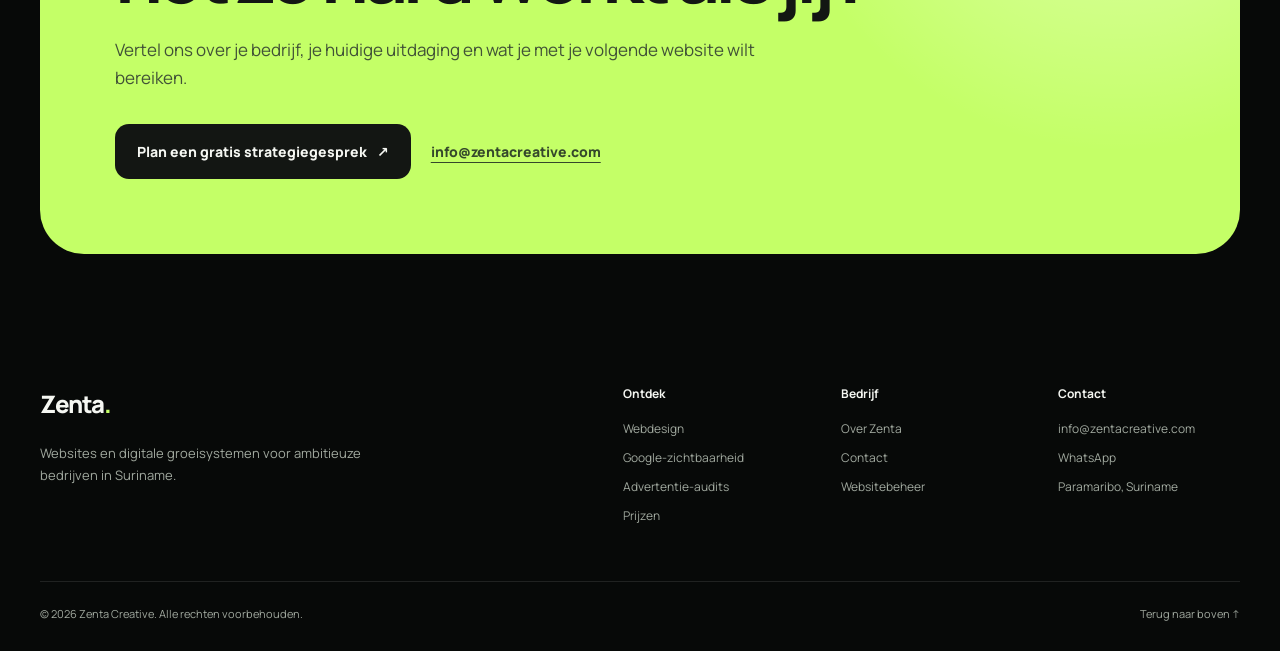
<file: nl/index.html>
<!DOCTYPE html>
<html lang="nl-SR">
<head>
  <meta charset="UTF-8" />
  <meta name="viewport" content="width=device-width, initial-scale=1.0" />

  <title>Websites die bedrijven in Suriname laten groeien | Zenta Creative</title>

  <meta
    name="description"
    content="Zenta Creative bouwt conversiegerichte websites en verbetert de Google-zichtbaarheid van bedrijven in Suriname."
  />

  <meta name="theme-color" content="#070908" />
  <meta name="robots" content="index, follow" />

  <link rel="canonical" href="https://zentacreative.com/nl/" />
  <link rel="icon" href="../favicon.svg" type="image/svg+xml" />
  <link rel="stylesheet" href="../style.css" />

  <link rel="preconnect" href="https://fonts.googleapis.com" />
  <link rel="preconnect" href="https://fonts.gstatic.com" crossorigin />

  <link
    href="https://fonts.googleapis.com/css2?family=Manrope:wght@400;500;600;700;800&family=Playfair+Display:ital,wght@0,600;1,600&display=swap"
    rel="stylesheet"
  />

  <script>
    document.documentElement.classList.add("js");
  </script>
</head>

<body>
  <a class="skip-link" href="#main-content">Ga naar de inhoud</a>

  <div class="site-background" aria-hidden="true">
    <div class="background-grid"></div>
    <div class="background-glow glow-one"></div>
    <div class="background-glow glow-two"></div>
  </div>

  <nav class="nav" id="nav" aria-label="Hoofdnavigatie">
    <a class="logo" href="#top" aria-label="Homepage van Zenta Creative">
      Zenta<span>.</span>
    </a>

    <div class="nav-links" id="navLinks">
      <a href="website-design.html">Websites</a>
      <a href="google-zichtbaarheid.html">Google-zichtbaarheid</a>
      <a href="ads-audit.html">Advertentie-audit</a>
      <a href="pricing.html">Prijzen</a>
      <a href="about.html">Over ons</a>
      <a href="contact.html">Contact</a>

      <div class="language-switch" aria-label="Taalkeuze">
        <a href="../index.html" lang="en-SR">EN</a>
        <span aria-current="page">NL</span>
      </div>

      <button class="nav-cta js-open-contact" type="button">
        Plan een strategiegesprek
      </button>
    </div>

    <button
      class="menu-button"
      id="menuButton"
      type="button"
      aria-label="Open navigatiemenu"
      aria-controls="navLinks"
      aria-expanded="false"
    >
      <span></span>
      <span></span>
    </button>
  </nav>

  <main id="main-content">
    <header class="hero" id="top">
      <div class="container hero-grid">
        <div class="hero-content">
          <p class="eyebrow reveal">
            Digitale groeipartner voor bedrijven in Suriname
          </p>

          <h1 class="reveal">
            Websites die bezoekers
            <span class="serif">veranderen in klanten.</span>
          </h1>

          <p class="hero-copy reveal">
            Zenta Creative ontwerpt premium websites, verbetert je Google-zichtbaarheid en creëert duidelijke klantreizen die meer aanvragen, boekingen en verkopen opleveren.
          </p>

          <div class="hero-actions reveal">
            <button
              class="button button-primary js-open-contact"
              type="button"
            >
              Plan een gratis strategiegesprek
              <span aria-hidden="true">↗</span>
            </button>

            <a class="button button-secondary" href="#approach">
              Bekijk onze aanpak
            </a>
          </div>

          <div class="hero-proof reveal">
            <div>
              <strong>Strategisch opgebouwd</strong>
              <span>Ontworpen rond bedrijfsdoelen</span>
            </div>

            <div>
              <strong>Gericht op conversie</strong>
              <span>Gebouwd om actie te stimuleren</span>
            </div>

            <div>
              <strong>Lokale expertise</strong>
              <span>Gemaakt voor Suriname</span>
            </div>
          </div>
        </div>

        <div class="hero-showcase reveal-right">
          <div class="showcase-window">
            <div class="browser-bar">
              <div class="browser-dots" aria-hidden="true">
                <span></span>
                <span></span>
                <span></span>
              </div>

              <div class="browser-address">
                jouwbedrijf.sr
              </div>
            </div>

            <div class="demo-page">
              <div class="demo-nav">
                <strong>Studio.</strong>
                <span>Diensten</span>
                <span>Over ons</span>
                <span>Contact</span>
              </div>

              <div class="demo-hero">
                <span class="demo-label">Gebouwd voor groei</span>

                <h2>
                  Een sterkere website.
                  <em>Een sterker bedrijf.</em>
                </h2>

                <p>
                  Duidelijke positionering, premium design en een klantreis die aanzet tot actie.
                </p>

                <span class="demo-button">Start een project</span>
              </div>

              <div class="demo-results">
                <div>
                  <strong>Meer vertrouwen</strong>
                  <span>Professionele uitstraling</span>
                </div>

                <div>
                  <strong>Meer leads</strong>
                  <span>Duidelijke oproepen tot actie</span>
                </div>

                <div>
                  <strong>Meer zichtbaarheid</strong>
                  <span>Google-klare structuur</span>
                </div>
              </div>
            </div>
          </div>

          <div class="floating-card floating-card-one">
            <span class="status-dot"></span>

            <div>
              <strong>Klaar voor conversie</strong>
              <small>Duidelijke klantreis</small>
            </div>
          </div>

          <div class="floating-card floating-card-two">
            <strong>Google-zichtbaarheid</strong>
            <small>Zoeken, Maps, reviews en contact</small>
          </div>
        </div>
      </div>

      <div class="container vertrouwen-bar reveal">
        <p>Ontworpen voor ambitieuze lokale bedrijven</p>

        <div class="vertrouwen-items">
          <span>Zakelijke dienstverlening</span>
          <span>Horeca</span>
          <span>Retail</span>
          <span>Vastgoed</span>
          <span>Gezondheid en wellness</span>
        </div>
      </div>
    </header>

    <section class="section value-section">
      <div class="container">
        <div class="section-heading centered reveal">
          <p class="kicker">Waarom Zenta</p>

          <h2>Meer dan alleen een mooie website.</h2>

          <p>
            We verbinden strategie, design, zichtbaarheid en conversie, zodat je website een praktisch groeimiddel wordt.
          </p>
        </div>

        <div class="value-cards">
          <article class="value-card reveal">
            <span class="card-number">01</span>
            <div class="card-icon" aria-hidden="true">◎</div>

            <h3>Eerst strategie</h3>

            <p>
              We brengen je doelgroep, aanbod, doelen en positionering in kaart voordat we ontwerpbeslissingen nemen.
            </p>

            <strong class="card-outcome">
              Resultaat: duidelijkere richting
            </strong>
          </article>

          <article class="value-card reveal">
            <span class="card-number">02</span>
            <div class="card-icon" aria-hidden="true">↗</div>

            <h3>Ontworpen om te converteren</h3>

            <p>
              Elke sectie stuurt bezoekers richting WhatsApp, bellen, boeken of een offerte aanvragen.
            </p>

            <strong class="card-outcome">
              Resultaat: meer gekwalificeerde leads
            </strong>
          </article>

          <article class="value-card reveal">
            <span class="card-number">03</span>
            <div class="card-icon" aria-hidden="true">✦</div>

            <h3>Gebouwd om mee te groeien</h3>

            <p>
              Je website wordt opgebouwd voor snelheid, mobiel gebruik, SEO, toekomstige content en nieuwe diensten.
            </p>

            <strong class="card-outcome">
              Resultaat: waarde op lange termijn
            </strong>
          </article>
        </div>
      </div>
    </section>

    <section class="section capability-section" id="approach">
      <div class="container">
        <div class="section-heading split-heading reveal">
          <div>
            <p class="kicker">Hoe we waarde creëren</p>

            <h2>Gebouwd rond jouw bedrijf, niet rond een template.</h2>
          </div>

          <p>
            Elk Zenta-project begint bij de klantreis. We combineren strategie, boodschap, design, zichtbaarheid en conversie tot één duidelijke digitale ervaring.
          </p>
        </div>

        <article class="capability-feature reveal">
          <div class="capability-preview">
            <div class="strategy-window">
              <div class="strategy-window-top">
                <span></span>
                <span></span>
                <span></span>

                <div class="strategy-address">
                  zenta.project/strategy
                </div>
              </div>

              <div class="strategy-content">
                <span class="strategy-label">
                  Websitestrategie
                </span>

                <h3>
                  Van bedrijfsuitdaging
                  <em>naar klantactie.</em>
                </h3>

                <div class="strategy-flow">
                  <div>
                    <span>01</span>
                    <strong>Positioneer</strong>
                    <small>
                      Maak duidelijk wat je aanbiedt en waarom klanten voor jou moeten kiezen.
                    </small>
                  </div>

                  <div>
                    <span>02</span>
                    <strong>Begeleid</strong>
                    <small>
                      Bouw een duidelijke route van eerste indruk naar aanvraag.
                    </small>
                  </div>

                  <div>
                    <span>03</span>
                    <strong>Converteer</strong>
                    <small>
                      Maak de volgende stap duidelijk, eenvoudig en overtuigend.
                    </small>
                  </div>
                </div>

                <div class="strategy-result">
                  <span class="status-dot"></span>

                  <div>
                    <small>Ontworpen rond een echt bedrijfsdoel</small>
                    <strong>
                      Meer clarity. Meer vertrouwen. Meer action.
                    </strong>
                  </div>
                </div>
              </div>
            </div>
          </div>

          <div class="capability-feature-content">
            <p class="capability-label">Onze aanpak</p>

            <h3>
              We lossen eerst het bedrijfsprobleem op en ontwerpen daarna de interface.
            </h3>

            <p>
              Een sterke website is niet alleen een verzameling mooie secties. Hij moet je waarde uitleggen, twijfel wegnemen, vertrouwen opbouwen en bezoekers naar de juiste volgende stap begeleiden.
            </p>

            <div class="capability-points">
              <div>
                <strong>Duidelijke positionering</strong>
                <span>
                  Bezoekers begrijpen wat je aanbiedt en voor wie het bedoeld is.
                </span>
              </div>

              <div>
                <strong>Gerichte klantreis</strong>
                <span>
                  Elke sectie ondersteunt een specifieke beslissing of actie.
                </span>
              </div>

              <div>
                <strong>Sterker conversiepad</strong>
                <span>
                  Bellen, formulieren, boekingen en WhatsApp zijn makkelijk bereikbaar.
                </span>
              </div>
            </div>

            <button
              class="button button-primary js-open-contact"
              type="button"
            >
              Plan mijn website
              <span aria-hidden="true">↗</span>
            </button>
          </div>
        </article>

        <div class="capability-grid">
          <article class="capability-card reveal">
            <span class="capability-number">01</span>
            <div class="capability-icon" aria-hidden="true">◎</div>

            <h3>Boodschap en positionering</h3>

            <p>
              We zetten onduidelijke informatie om in een boodschap die klanten snel begrijpen.
            </p>

            <strong>
              Zodat bezoekers weten waarom jij de juiste keuze bent.
            </strong>
          </article>

          <article class="capability-card reveal">
            <span class="capability-number">02</span>
            <div class="capability-icon" aria-hidden="true">↗</div>

            <h3>Gericht op conversie design</h3>

            <p>
              We bouwen pagina’s rond klantvragen, vertrouwen en nuttige acties.
            </p>

            <strong>
              Zodat meer bezoekers gesprekken worden.
            </strong>
          </article>

          <article class="capability-card reveal">
            <span class="capability-number">03</span>
            <div class="capability-icon" aria-hidden="true">G</div>

            <h3>Google-zichtbaarheid</h3>

            <p>
              We verbinden je website, Google Bedrijfsprofiel, reviews en contactgegevens.
            </p>

            <strong>
              Zodat klanten je sneller vinden en vertrouwen.
            </strong>
          </article>
        </div>
      </div>
    </section>

    <section class="section services-section" id="services">
      <div class="container">
        <div class="section-heading centered reveal">
          <p class="kicker">Oplossingen</p>

          <h2>De juiste digitale basis voor jouw bedrijf.</h2>

          <p>
            Begin met een website of verbind meerdere diensten tot één duidelijke klantreis.
          </p>
        </div>

        <div class="services-grid">
          <article class="service-card service-card-featured reveal">
            <div class="service-top">
              <span>01</span>
              <strong>Kernoplossing</strong>
            </div>

            <h3>Websitestrategie and design</h3>

            <p>
              Positioneer your business clearly, build vertrouwen, and turn more
              visitors into enquiries or customers.
            </p>

            <ul>
              <li>Bedrijfs- en klantstrategie</li>
              <li>Gericht op conversie page structure</li>
              <li>Responsive interface design</li>
              <li>SEO- en performancebasis</li>
              <li>WhatsApp- en contactintegratie</li>
            </ul>

            <button
              class="button button-primary js-open-contact"
              type="button"
              data-service="Websitestrategie and design"
            >
              Bespreek een website
            </button>
          </article>

          <article class="service-card reveal">
            <div class="service-top">
              <span>02</span>
            </div>

            <h3>Google-zichtbaarheid</h3>

            <p>
              Help klanten je bedrijf te vinden en contact op te nemen via Google Zoeken en Maps.
            </p>

            <a class="text-link" href="google-zichtbaarheid.html">
              Ontdek Google-zichtbaarheid
              <span aria-hidden="true">→</span>
            </a>
          </article>

          <article class="service-card reveal">
            <div class="service-top">
              <span>03</span>
            </div>

            <h3>Websitebeheer</h3>

            <p>
              Houd je website veilig, snel, geback-upt en professioneel onderhouden na de lancering.
            </p>

            <a class="text-link" href="pricing.html#care">
              Bekijk websitebeheer
              <span aria-hidden="true">→</span>
            </a>
          </article>

          <article class="service-card reveal">
            <div class="service-top">
              <span>04</span>
            </div>

            <h3>Advertentie-audits</h3>

            <p>
              Ontdek verspild budget, zwakke tracking en conversieproblemen voordat je meer investeert.
            </p>

            <a class="text-link" href="ads-audit.html">
              Bekijk advertentie-audits
              <span aria-hidden="true">→</span>
            </a>
          </article>
        </div>
      </div>
    </section>

    <section class="section process-section" id="process">
      <div class="container">
        <div class="section-heading split-heading reveal">
          <div>
            <p class="kicker">Ons proces</p>
            <h2>Een duidelijk traject van idee tot lancering.</h2>
          </div>

          <p>
            Elke fase sluit direct aan op je bedrijfsdoelen en klantervaring.
          </p>
        </div>

        <div class="compact-process">
          <article class="reveal">
            <span>01</span>
            <h3>Ontdekken</h3>
            <p>
              We begrijpen je bedrijf, klanten, doelen en huidige uitdagingen.
            </p>
          </article>

          <article class="reveal">
            <span>02</span>
            <h3>Structureren</h3>
            <p>
              We plannen de boodschap, pagina’s, klantreis en oproepen tot actie.
            </p>
          </article>

          <article class="reveal">
            <span>03</span>
            <h3>Ontwerpen en bouwen</h3>
            <p>
              We creëren een responsive ervaring gericht op duidelijkheid, snelheid en actie.
            </p>
          </article>

          <article class="reveal">
            <span>04</span>
            <h3>Lanceren</h3>
            <p>
              We testen, publiceren, meten en bepalen toekomstige verbeteringen.
            </p>
          </article>
        </div>
      </div>
    </section>

    <section class="section google-section" id="google">
      <div class="container google-layout">
        <div class="google-content reveal-left">
          <p class="kicker">Google-zichtbaarheid</p>

          <h2>Word gevonden vóór je concurrenten.</h2>

          <p class="large-copy">
            Wanneer klanten zoeken naar jouw bedrijf of een dienst zoals die van jou, moet je makkelijk te vinden, begrijpen en contacteren zijn.
          </p>

          <div class="google-benefits">
            <div>
              <strong>Kom professioneel over</strong>
              <span>
                Correcte informatie, categorie, openingstijden, foto’s en branding.
              </span>
            </div>

            <div>
              <strong>Bouw klantvertrouwen op</strong>
              <span>
                Reviews en correcte informatie helpen klanten met vertrouwen te kiezen.
              </span>
            </div>

            <div>
              <strong>Stimuleer directe actie</strong>
              <span>
                Verbind Google met je website, routebeschrijving, telefoon en WhatsApp.
              </span>
            </div>
          </div>

          <button
            class="button button-primary js-open-contact"
            type="button"
            data-service="Google-zichtbaarheid"
          >
            Improve my Google-zichtbaarheid
          </button>
        </div>

        <div class="google-preview reveal-right">
          <div class="google-header">
            <span class="google-wordmark">
              <i>G</i>oogle
            </span>

            <span class="verified-label">Geverifieerd bedrijf</span>
          </div>

          <div class="map-preview">
            <div class="map-road road-one"></div>
            <div class="map-road road-two"></div>
            <div class="map-road road-three"></div>
            <div class="map-pin"></div>
          </div>

          <div class="business-profile">
            <div class="profile-heading">
              <div>
                <h3>Jouw Bedrijf</h3>
                <span class="rating">4.9 ★★★★★</span>
              </div>

              <span class="open-label">Open</span>
            </div>

            <p>Zakelijke dienst · Paramaribo</p>

            <div class="profile-actions">
              <span>Website</span>
              <span>Route</span>
              <span>WhatsApp</span>
            </div>

            <div class="profile-results">
              <div>
                <strong>Meer</strong>
                <span>zichtbaarheid</span>
              </div>

              <div>
                <strong>Meer</strong>
                <span>vertrouwen</span>
              </div>

              <div>
                <strong>Meer</strong>
                <span>gesprekken</span>
              </div>
            </div>
          </div>
        </div>
      </div>
    </section>

    <section class="short-about">
      <div class="container short-about-grid reveal">
        <p class="kicker">Over Zenta</p>

        <div>
          <h2>Strategie, design en zichtbaarheid die samenwerken.</h2>

          <p>
            Zenta helps businesses in Suriname communicate more clearly, build
            vertrouwen, and turn their digital presence into a practical growth
            tool.
          </p>

          <a class="text-link" href="about.html">
            Lees meer over Zenta
            <span aria-hidden="true">→</span>
          </a>
        </div>
      </div>
    </section>

    <section class="final-cta">
      <div class="container final-cta-inner reveal">
        <p class="kicker">Start je project</p>

        <h2>
          Klaar voor een website die net zo hard werkt als jij?
        </h2>

        <p>
          Vertel ons over je bedrijf, je huidige uitdaging en wat je met je volgende website wilt bereiken.
        </p>

        <div class="final-actions">
          <button
            class="button button-dark js-open-contact"
            type="button"
          >
            Plan een gratis strategiegesprek
            <span aria-hidden="true">↗</span>
          </button>

          <a class="final-email" href="mailto:info@zentacreative.com">
            info@zentacreative.com
          </a>
        </div>
      </div>
    </section>
  </main>

  <footer class="footer">
    <div class="container footer-grid">
      <div class="footer-brand">
        <a class="logo" href="#top">
          Zenta<span>.</span>
        </a>

        <p>
          Websites en digitale groeisystemen voor ambitieuze bedrijven in Suriname.
        </p>
      </div>

      <div class="footer-links">
        <div>
          <strong>Ontdek</strong>
          <a href="website-design.html">Webdesign</a>
          <a href="google-zichtbaarheid.html">Google-zichtbaarheid</a>
          <a href="ads-audit.html">Advertentie-audits</a>
          <a href="pricing.html">Prijzen</a>
        </div>

        <div>
          <strong>Bedrijf</strong>
          <a href="about.html">Over Zenta</a>
          <a href="contact.html">Contact</a>
          <a href="pricing.html#care">Websitebeheer</a>
        </div>

        <div>
          <strong>Contact</strong>
          <a href="mailto:info@zentacreative.com">
            info@zentacreative.com
          </a>

          <a
            href="https://wa.me/5978877663"
            target="_blank"
            rel="noopener noreferrer"
          >
            WhatsApp
          </a>

          <span>Paramaribo, Suriname</span>
        </div>
      </div>
    </div>

    <div class="container footer-bottom">
      <span>
        © <span id="year"></span> Zenta Creative. Alle rechten voorbehouden.
      </span>

      <a href="#top">Terug naar boven ↑</a>
    </div>
  </footer>

  <button
    class="floating-whatsapp js-open-contact"
    type="button"
    aria-label="Neem contact op met Zenta Creative"
  >
    <span aria-hidden="true">●</span>
    Laten we praten
  </button>

  <div
    class="contact-modal"
    id="contactModal"
    aria-hidden="true"
  >
    <div class="contact-backdrop" data-close-modal></div>

    <section
      class="contact-dialog"
      role="dialog"
      aria-modal="true"
      aria-labelledby="contactTitle"
      aria-describedby="contactDescription"
    >
      <button
        class="modal-close"
        type="button"
        aria-label="Sluit contactformulier"
        data-close-modal
      >
        ×
      </button>

      <p class="kicker">Start een gesprek</p>

      <h2 id="contactTitle">
        Vertel ons wat je wilt verbeteren.
      </h2>

      <p id="contactDescription">
        Vul het formulier in en er opent een vooraf ingevuld WhatsApp-bericht.
      </p>

      <form id="contactForm" novalidate>
        <div class="form-grid">
          <label class="form-field">
            <span>Je naam</span>
            <input
              id="contactName"
              name="name"
              type="text"
              autocomplete="name"
              required
            />
            <small class="field-error">
              Vul je naam in.
            </small>
          </label>

          <label class="form-field">
            <span>Bedrijfsnaam</span>
            <input
              id="contactBusiness"
              name="business"
              type="text"
              autocomplete="organization"
              required
            />
            <small class="field-error">
              Vul je bedrijfsnaam in.
            </small>
          </label>

          <label class="form-field">
            <span>Telefoonnummer of e-mail</span>
            <input
              id="contactDetails"
              name="contact"
              type="text"
              required
            />
            <small class="field-error">
              Vul een telefoonnummer of e-mailadres in.
            </small>
          </label>

          <label class="form-field">
            <span>Waar heb je hulp bij nodig?</span>

            <select id="contactService" name="service" required>
              <option value="">Kies een dienst</option>
              <option value="Websitestrategie and design">
                Websitestrategie and design
              </option>
              <option value="Website redesign">
                Website redesign
              </option>
              <option value="Google-zichtbaarheid">
                Google-zichtbaarheid
              </option>
              <option value="Advertentie-audit">
                Advertentie-audit
              </option>
              <option value="Nog niet zeker">
                Nog niet zeker
              </option>
            </select>

            <small class="field-error">
              Kies een dienst.
            </small>
          </label>

          <label class="form-field form-field-full">
            <span>Wat wil je bereiken?</span>

            <textarea
              id="contactGoal"
              name="goal"
              rows="5"
              required
              placeholder="For example: more enquiries, a more professional website, or better Google-zichtbaarheid."
            ></textarea>

            <small class="field-error">
              Beschrijf je doel kort.
            </small>
          </label>
        </div>

        <div class="form-actions">
          <button class="button button-primary" type="submit">
            Ga verder via WhatsApp
            <span aria-hidden="true">↗</span>
          </button>

          <p>Geen betaling of verplichting vereist.</p>
        </div>
      </form>
    </section>
  </div>

  <script>
    const whatsappNumber = "5978877663";

    const nav = document.getElementById("nav");
    const menuButton = document.getElementById("menuButton");
    const navLinks = document.getElementById("navLinks");

    const modal = document.getElementById("contactModal");
    const contactForm = document.getElementById("contactForm");
    const serviceSelect = document.getElementById("contactService");

    const openContactButtons =
      document.querySelectorAll(".js-open-contact");

    const closeModalButtons =
      modal.querySelectorAll("[data-close-modal]");

    const sectionLinks =
      document.querySelectorAll(".nav-section-link");

    const observedSections =
      document.querySelectorAll(
        "#approach, #services, #process, #google"
      );

    let lastFocusedElement = null;

    function closeMobileMenu() {
      navLinks.classList.remove("is-open");
      menuButton.setAttribute("aria-expanded", "false");
      menuButton.setAttribute(
        "aria-label",
        "Open navigatiemenu"
      );
      document.body.classList.remove("menu-open");
    }

    function openModal(service = "") {
      lastFocusedElement = document.activeElement;

      if (service) {
        serviceSelect.value = service;
      }

      modal.classList.add("is-open");
      modal.setAttribute("aria-hidden", "false");
      document.body.classList.add("modal-open");

      closeMobileMenu();

      window.setTimeout(() => {
        document.getElementById("contactName").focus();
      }, 50);
    }

    function closeModal() {
      modal.classList.remove("is-open");
      modal.setAttribute("aria-hidden", "true");
      document.body.classList.remove("modal-open");

      if (lastFocusedElement) {
        lastFocusedElement.focus();
      }
    }

    function validateField(field) {
      const wrapper = field.closest(".form-field");
      const valid = field.checkValidity();

      wrapper.classList.toggle("has-error", !valid);

      return valid;
    }

    menuButton.addEventListener("click", () => {
      const isOpen = navLinks.classList.toggle("is-open");

      menuButton.setAttribute("aria-expanded", String(isOpen));
      menuButton.setAttribute(
        "aria-label",
        isOpen
          ? "Sluit navigatiemenu"
          : "Open navigatiemenu"
      );

      document.body.classList.toggle("menu-open", isOpen);
    });

    navLinks.querySelectorAll("a").forEach((link) => {
      link.addEventListener("click", closeMobileMenu);
    });

    openContactButtons.forEach((button) => {
      button.addEventListener("click", () => {
        openModal(button.dataset.service || "");
      });
    });

    closeModalButtons.forEach((button) => {
      button.addEventListener("click", closeModal);
    });

    document.addEventListener("keydown", (event) => {
      if (
        event.key === "Escape" &&
        modal.classList.contains("is-open")
      ) {
        closeModal();
      }
    });

    window.addEventListener("scroll", () => {
      nav.classList.toggle("is-scrolled", window.scrollY > 20);
    });

    contactForm
      .querySelectorAll("input, select, textarea")
      .forEach((field) => {
        field.addEventListener("blur", () => {
          validateField(field);
        });

        field.addEventListener("input", () => {
          if (
            field
              .closest(".form-field")
              .classList.contains("has-error")
          ) {
            validateField(field);
          }
        });
      });

    contactForm.addEventListener("submit", (event) => {
      event.preventDefault();

      const fields = Array.from(
        contactForm.querySelectorAll(
          "input, select, textarea"
        )
      );

      const valid = fields
        .map(validateField)
        .every(Boolean);

      if (!valid) {
        const firstInvalid =
          contactForm.querySelector(":invalid");

        firstInvalid?.focus();
        return;
      }

      const name =
        document.getElementById("contactName").value.trim();

      const business =
        document.getElementById("contactBusiness").value.trim();

      const contact =
        document.getElementById("contactDetails").value.trim();

      const service = serviceSelect.value;

      const goal =
        document.getElementById("contactGoal").value.trim();

      const message = [
        "Hallo Zenta, ik wil graag een project bespreken.",
        "",
        `Naam: ${name}`,
        `Bedrijf: ${business}`,
        `Contact: ${contact}`,
        `Dienst: ${service}`,
        "",
        "Doel:",
        goal
      ].join("\n");

      const url =
        `https://wa.me/${whatsappNumber}?text=${encodeURIComponent(message)}`;

      window.open(url, "_blank", "noopener,noreferrer");
    });

    const revealElements =
      document.querySelectorAll(
        ".reveal, .reveal-left, .reveal-right"
      );

    if ("IntersectionObserver" in window) {
      const revealObserver = new IntersectionObserver(
        (entries) => {
          entries.forEach((entry) => {
            if (!entry.isIntersecting) return;

            entry.target.classList.add("is-visible");
            revealObserver.unobserve(entry.target);
          });
        },
        {
          threshold: 0.1,
          rootMargin: "0px 0px -40px 0px"
        }
      );

      revealElements.forEach((element) => {
        revealObserver.observe(element);
      });

      const navObserver = new IntersectionObserver(
        (entries) => {
          entries.forEach((entry) => {
            if (!entry.isIntersecting) return;

            sectionLinks.forEach((link) => {
              const active =
                link.getAttribute("href") ===
                `#${entry.target.id}`;

              link.classList.toggle("is-active", active);
            });
          });
        },
        {
          rootMargin: "-35% 0px -55% 0px"
        }
      );

      observedSections.forEach((section) => {
        navObserver.observe(section);
      });
    } else {
      revealElements.forEach((element) => {
        element.classList.add("is-visible");
      });
    }

    document.getElementById("year").textContent =
      new Date().getFullYear();
  </script>
</body>
</html>
</file>
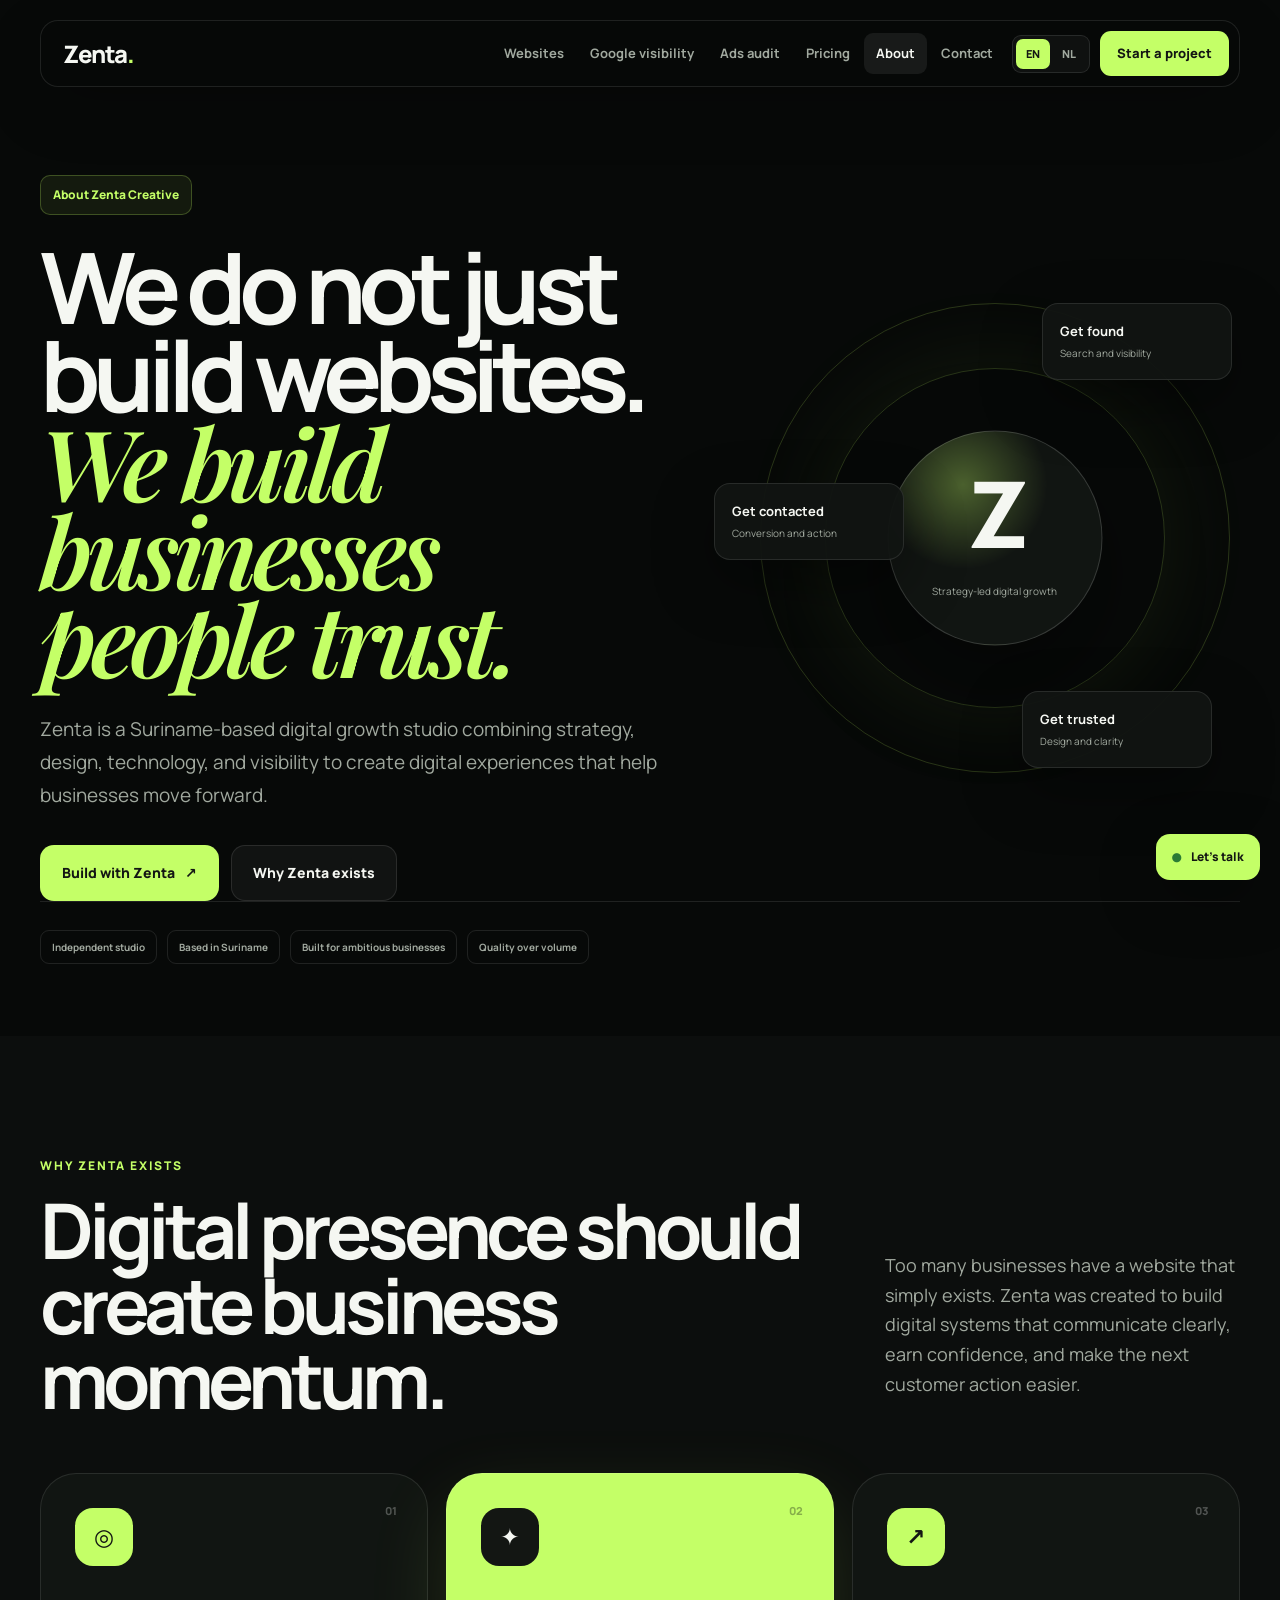
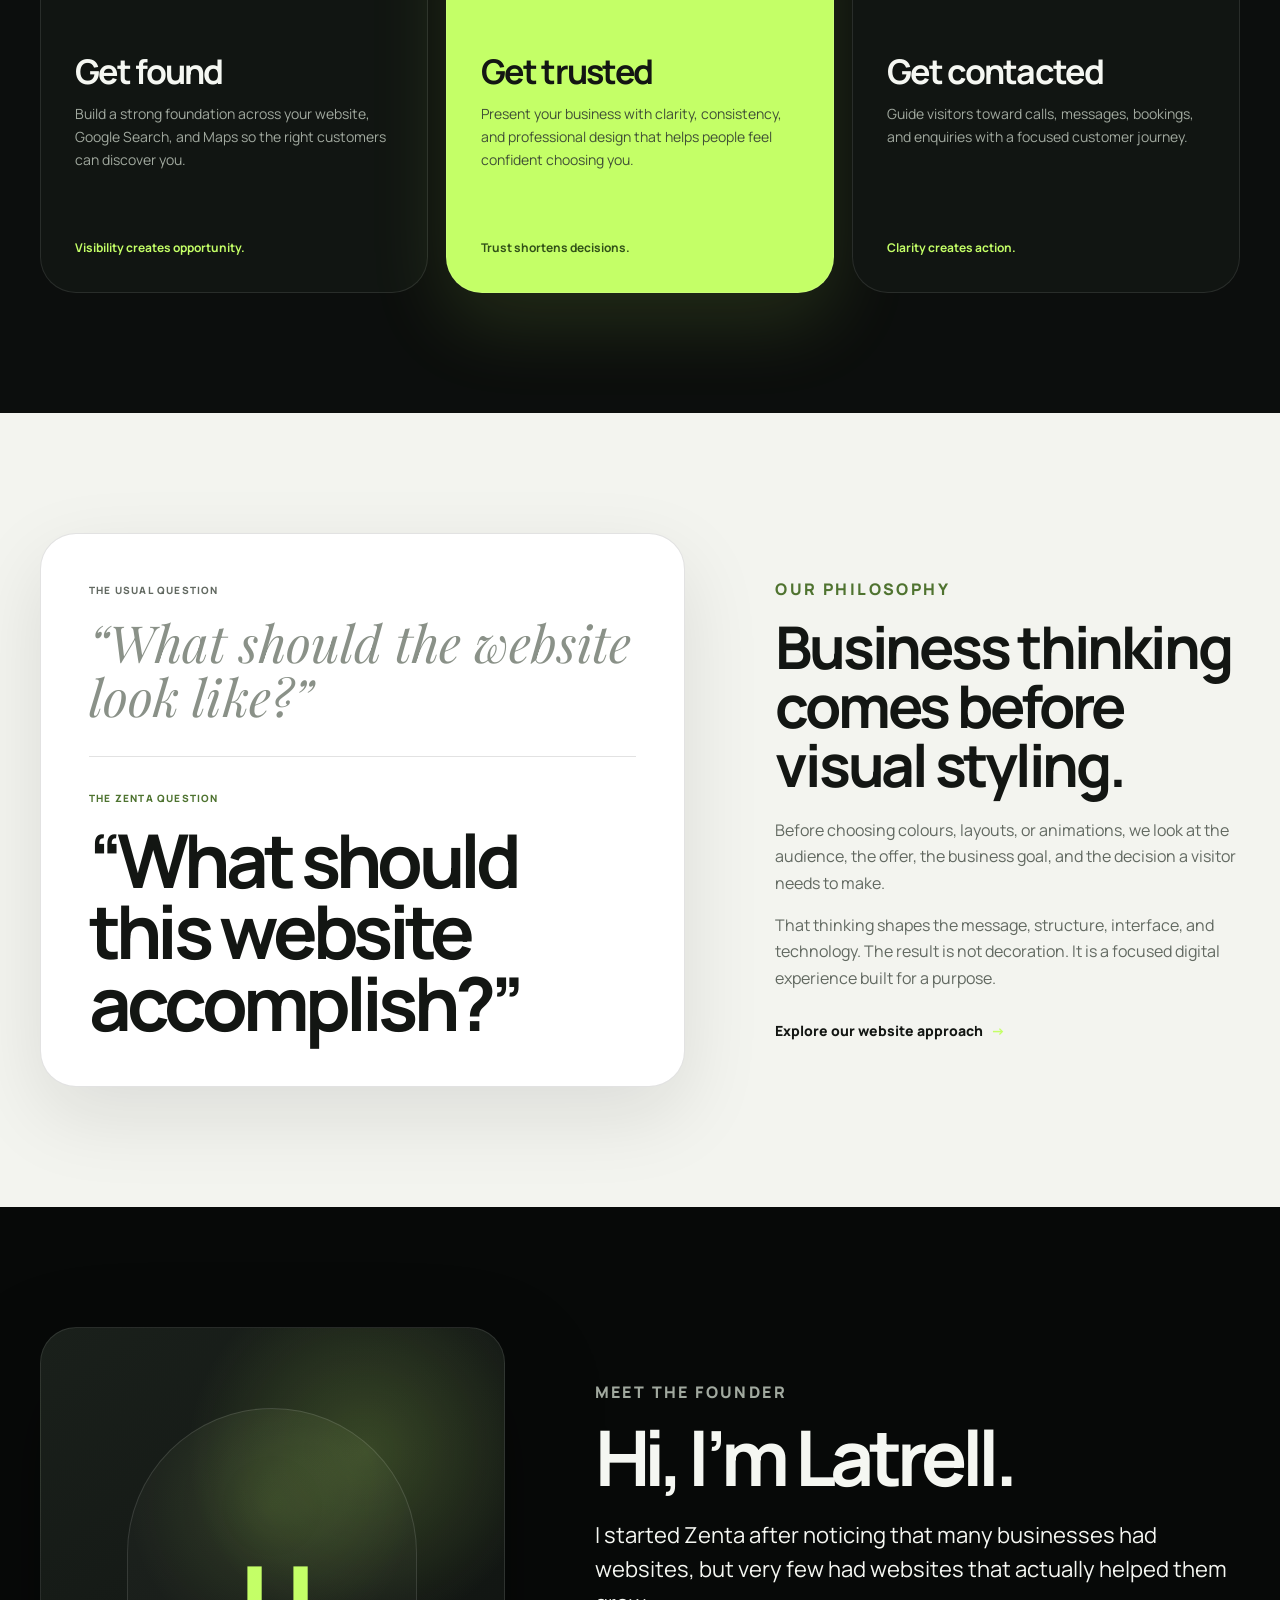
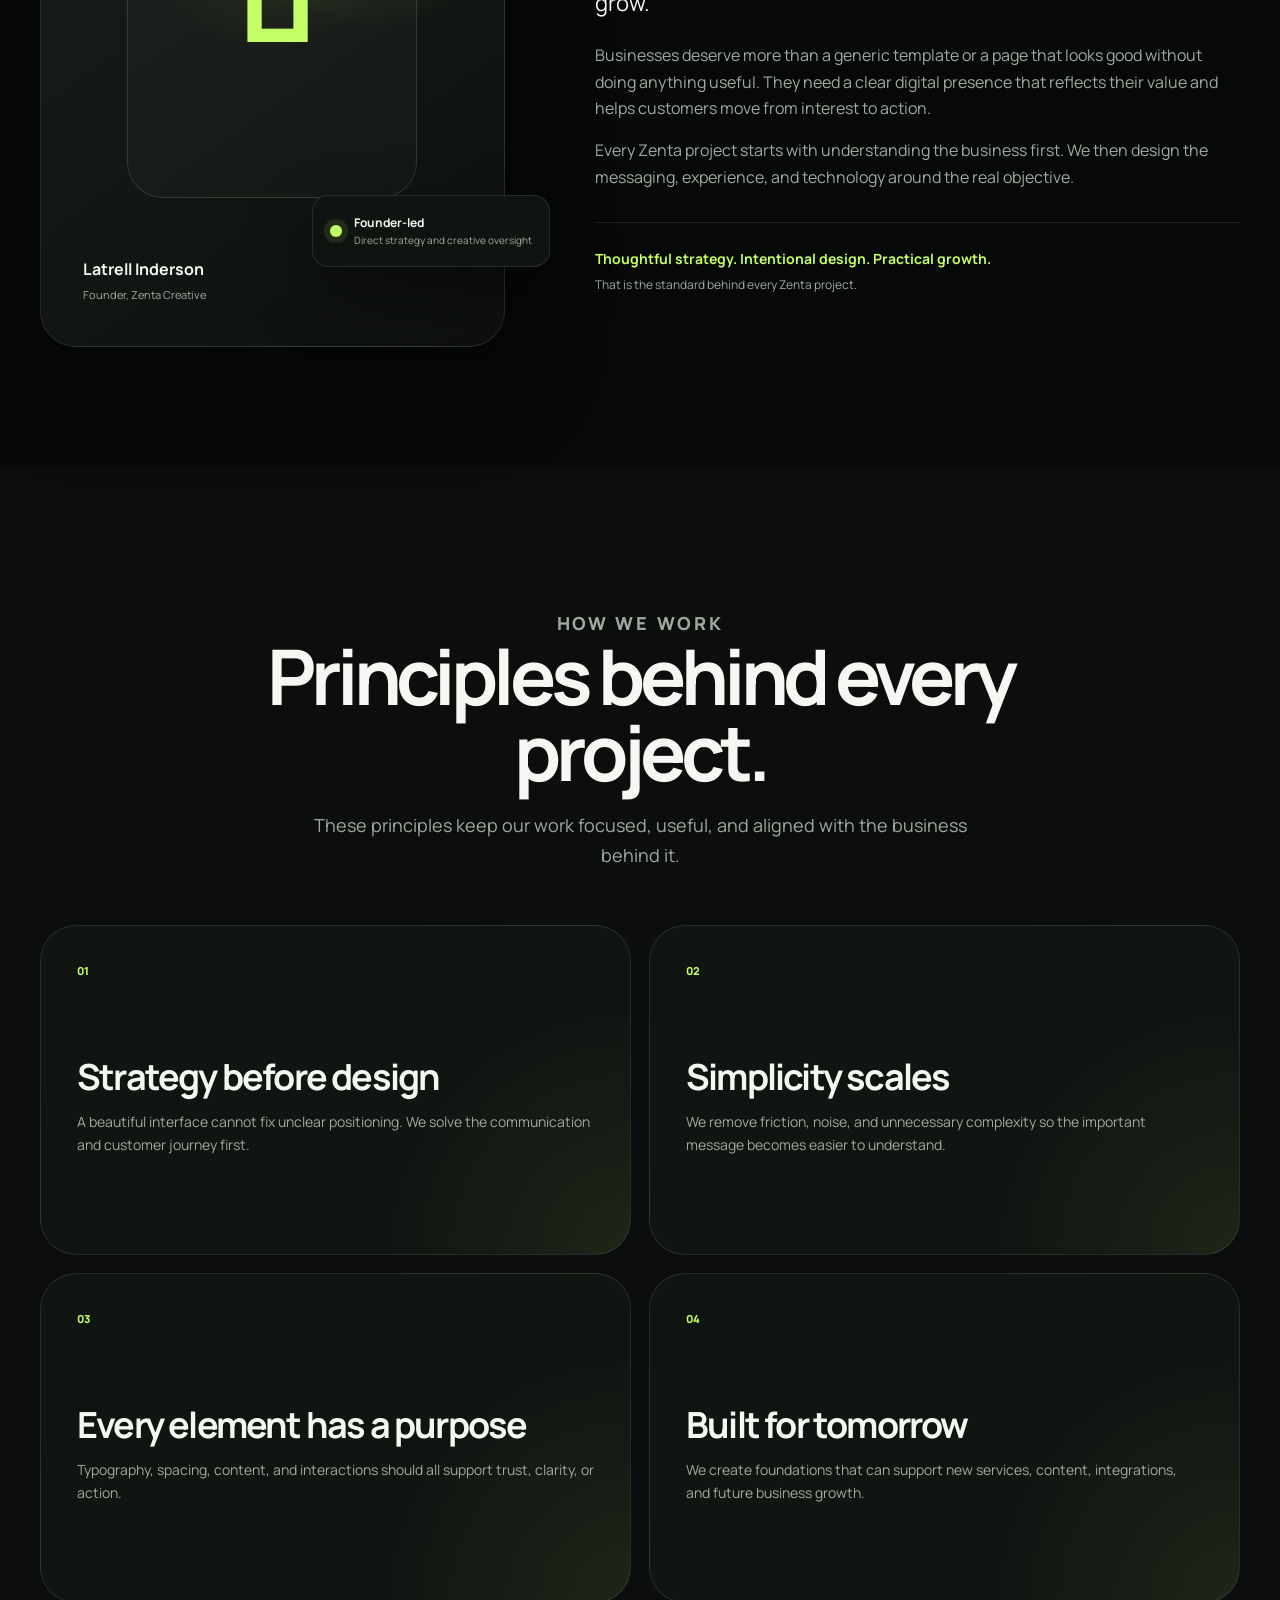
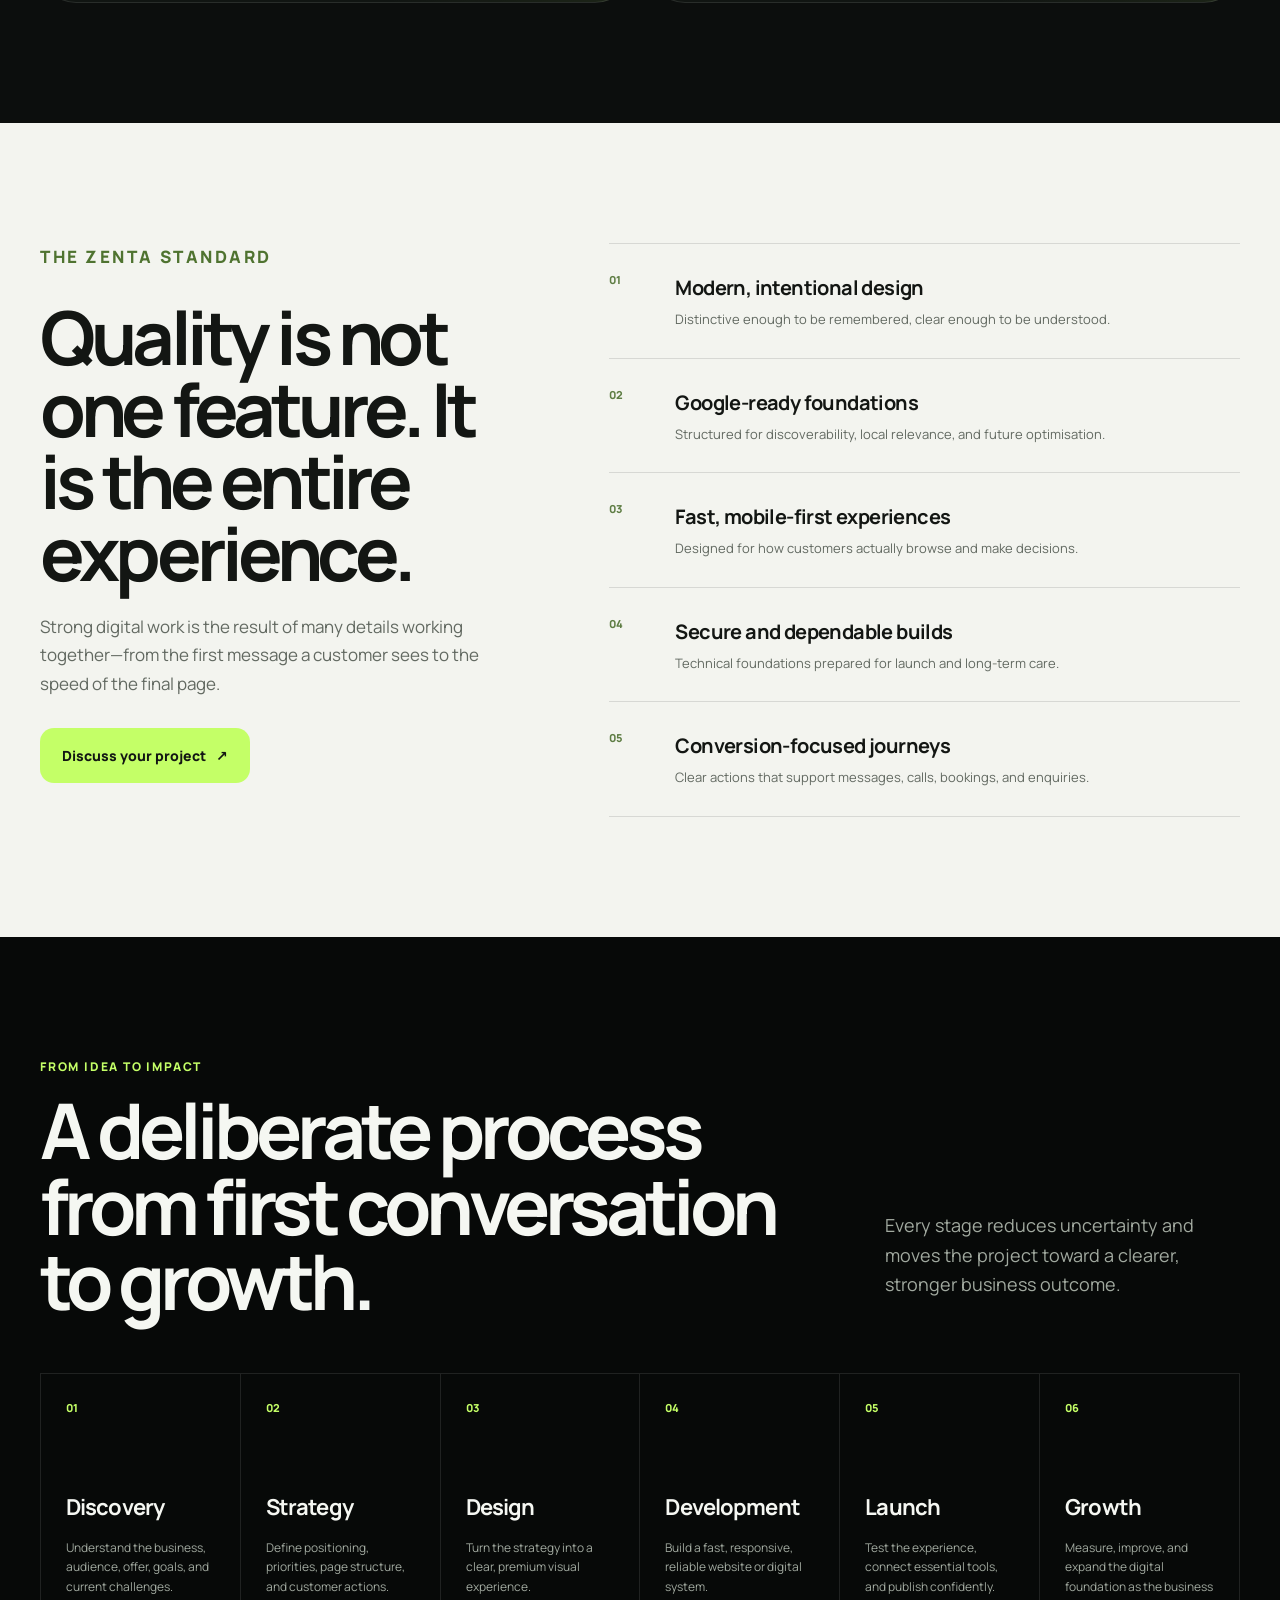
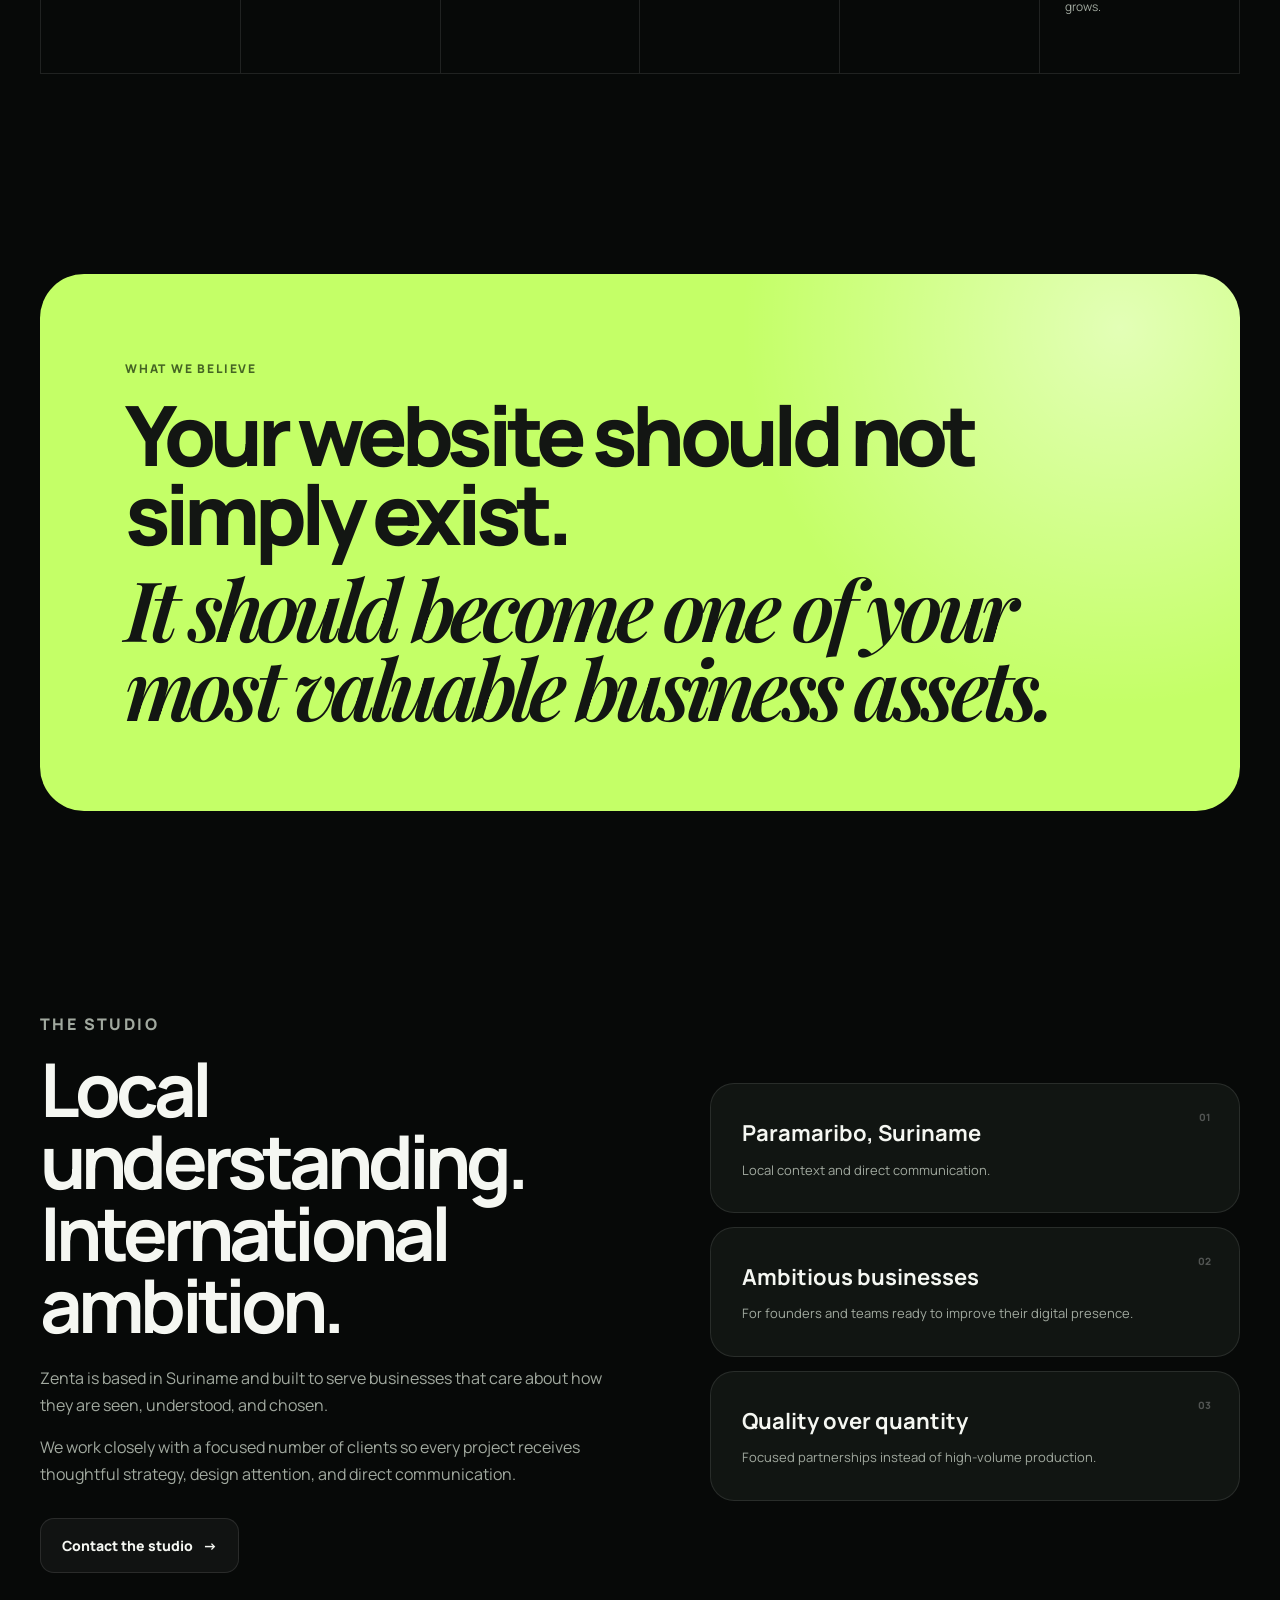
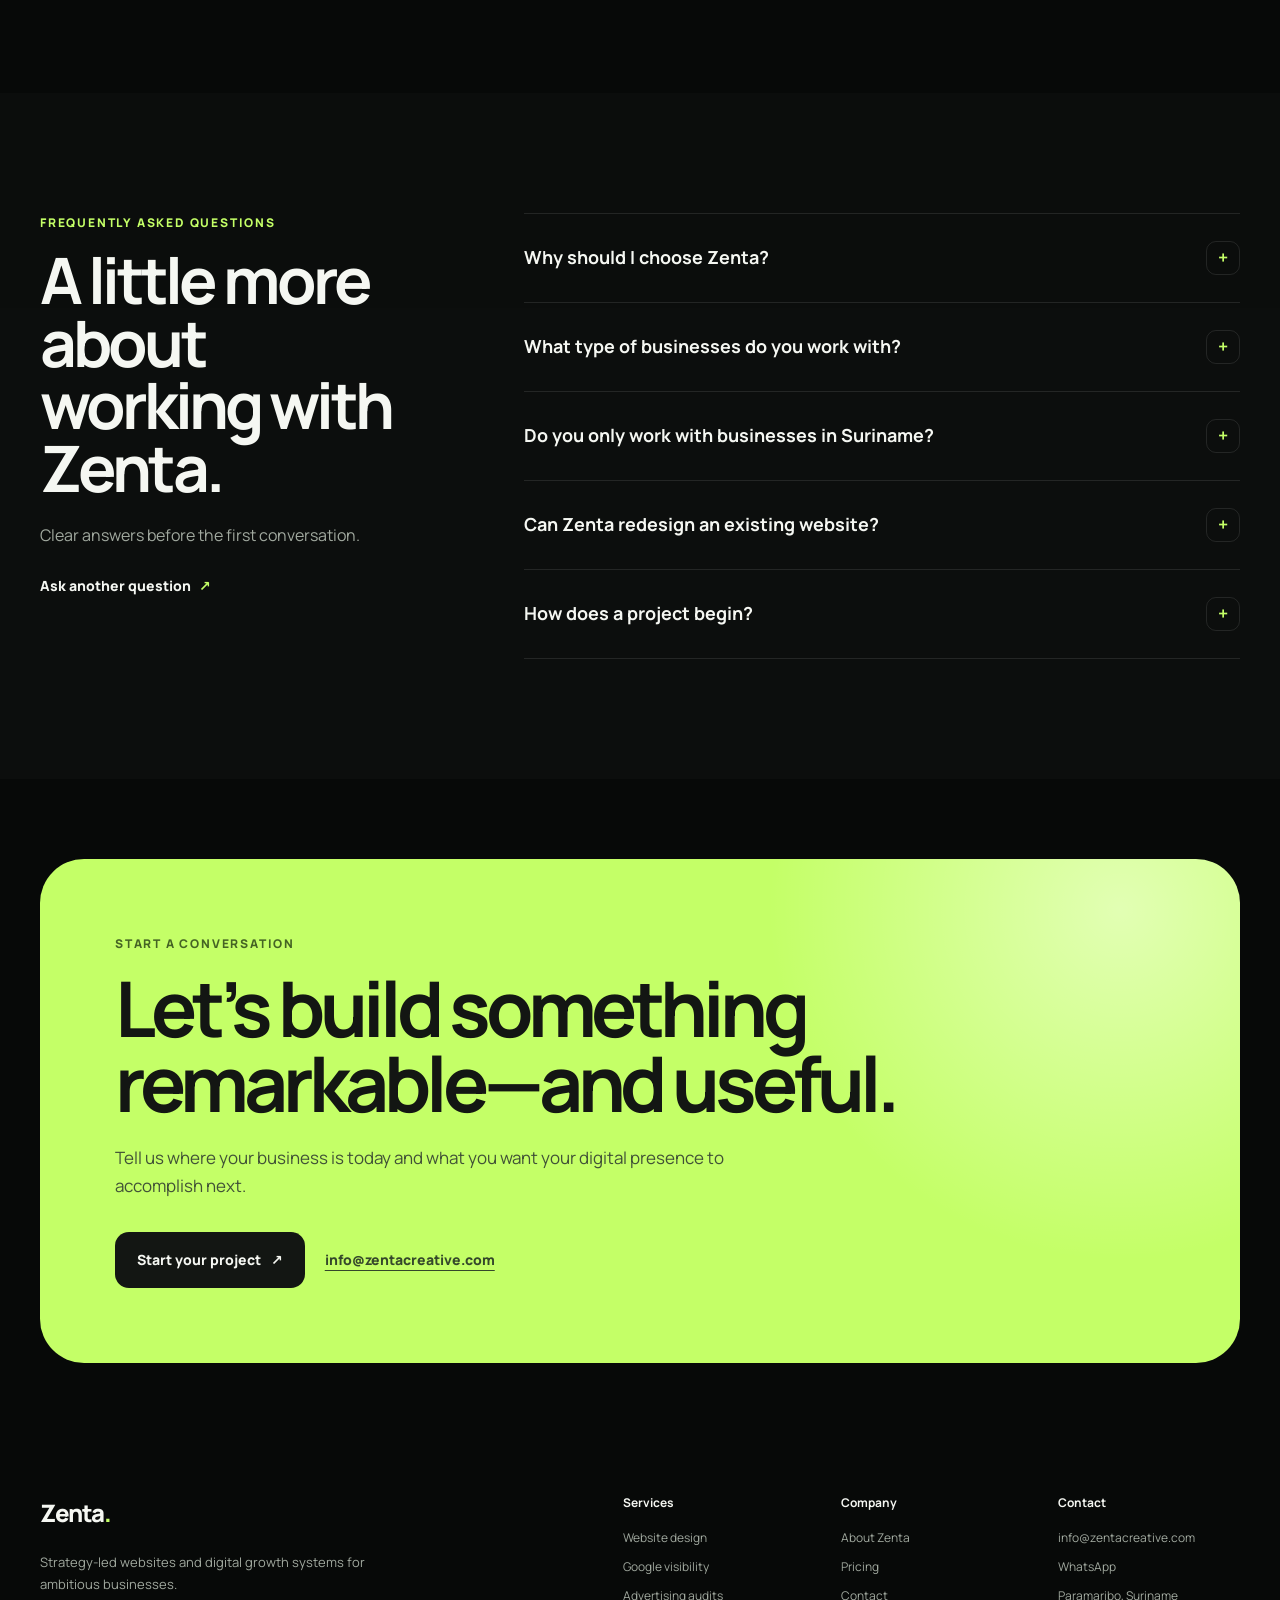
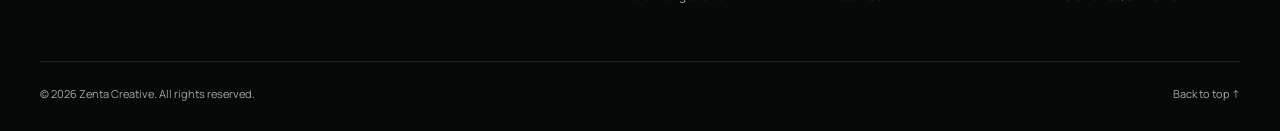
<file: about.html>
<!DOCTYPE html>
<html lang="en-SR">
<head>
  <meta charset="UTF-8" />
  <meta name="viewport" content="width=device-width, initial-scale=1.0" />
  <title>About Zenta Creative | Digital Growth Studio in Suriname</title>
  <meta name="description" content="Meet Zenta Creative, a Suriname-based digital growth studio building strategic websites and stronger online visibility for ambitious businesses." />
  <meta name="robots" content="index, follow" />
  <meta name="theme-color" content="#070908" />
  <link rel="canonical" href="https://zentacreative.com/about.html" />
  <meta property="og:type" content="website" />
  <meta property="og:locale" content="en_SR" />
  <meta property="og:site_name" content="Zenta Creative" />
  <meta property="og:url" content="https://zentacreative.com/about.html" />
  <meta property="og:title" content="About Zenta Creative | Digital Growth Studio in Suriname" />
  <meta property="og:description" content="Strategy, design, and visibility working together to help ambitious businesses get found, trusted, and contacted." />
  <link rel="icon" href="favicon.svg" type="image/svg+xml" />
  <link rel="stylesheet" href="style.css" />
  <link rel="stylesheet" href="about.css" />
  <link rel="preconnect" href="https://fonts.googleapis.com" />
  <link rel="preconnect" href="https://fonts.gstatic.com" crossorigin />
  <link href="https://fonts.googleapis.com/css2?family=Manrope:wght@400;500;600;700;800&family=Playfair+Display:ital,wght@0,600;1,600&display=swap" rel="stylesheet" />
  <script>document.documentElement.classList.add("js");</script>
  <script type="application/ld+json">
  {
    "@context": "https://schema.org",
    "@type": "Organization",
    "name": "Zenta Creative",
    "url": "https://zentacreative.com/",
    "email": "info@zentacreative.com",
    "areaServed": "Suriname",
    "founder": {"@type": "Person", "name": "Latrell Inderson"},
    "description": "A digital growth studio helping businesses improve their websites, Google visibility, and customer journeys."
  }
  </script>
</head>
<body class="about-page">
  <a class="skip-link" href="#main-content">Skip to main content</a>
  <div class="site-background" aria-hidden="true">
    <div class="background-grid"></div>
    <div class="background-glow glow-one"></div>
    <div class="background-glow glow-two"></div>
  </div>

  <nav class="nav" id="nav" aria-label="Main navigation">
    <a class="logo" href="index.html" aria-label="Zenta Creative homepage">Zenta<span>.</span></a>
    <div class="nav-links" id="navLinks">
      <a href="website-design.html">Websites</a>
      <a href="google-visibility.html">Google visibility</a>
      <a href="ads-audit.html">Ads audit</a>
      <a href="pricing.html">Pricing</a>
      <a class="is-active" href="about.html" aria-current="page">About</a>
      <a href="contact.html">Contact</a>
      <div class="language-switch" aria-label="Language selector">
        <span aria-current="page">EN</span>
        <a href="/nl/about.html" lang="nl-SR">NL</a>
      </div>
      <button class="nav-cta js-open-contact" type="button">Start a project</button>
    </div>
    <button class="menu-button" id="menuButton" type="button" aria-label="Open navigation menu" aria-controls="navLinks" aria-expanded="false"><span></span><span></span></button>
  </nav>

  <main id="main-content">
    <header class="about-hero" id="top">
      <div class="container about-hero-grid">
        <div class="about-hero-copy">
          <p class="eyebrow reveal">About Zenta Creative</p>
          <h1 class="reveal">We do not just build websites.<span class="serif">We build businesses people trust.</span></h1>
          <p class="about-intro reveal">Zenta is a Suriname-based digital growth studio combining strategy, design, technology, and visibility to create digital experiences that help businesses move forward.</p>
          <div class="hero-actions reveal">
            <button class="button button-primary js-open-contact" type="button">Build with Zenta <span aria-hidden="true">↗</span></button>
            <a class="button button-secondary" href="#why">Why Zenta exists</a>
          </div>
        </div>
        <div class="about-hero-art reveal-right" aria-hidden="true">
          <div class="studio-orbit">
            <div class="orbit-ring orbit-ring-one"></div>
            <div class="orbit-ring orbit-ring-two"></div>
            <div class="orbit-core"><span>Z</span><small>Strategy-led digital growth</small></div>
            <div class="orbit-card orbit-found"><strong>Get found</strong><span>Search and visibility</span></div>
            <div class="orbit-card orbit-trusted"><strong>Get trusted</strong><span>Design and clarity</span></div>
            <div class="orbit-card orbit-contacted"><strong>Get contacted</strong><span>Conversion and action</span></div>
          </div>
        </div>
      </div>
      <div class="container about-statement reveal">
        <span>Independent studio</span><span>Based in Suriname</span><span>Built for ambitious businesses</span><span>Quality over volume</span>
      </div>
    </header>

    <section class="section why-section" id="why">
      <div class="container">
        <div class="section-heading split-heading reveal">
          <div><p class="kicker">Why Zenta exists</p><h2>Digital presence should create business momentum.</h2></div>
          <p>Too many businesses have a website that simply exists. Zenta was created to build digital systems that communicate clearly, earn confidence, and make the next customer action easier.</p>
        </div>
        <div class="pillar-grid">
          <article class="pillar-card reveal"><span>01</span><div class="pillar-symbol">◎</div><h3>Get found</h3><p>Build a strong foundation across your website, Google Search, and Maps so the right customers can discover you.</p><strong>Visibility creates opportunity.</strong></article>
          <article class="pillar-card pillar-featured reveal"><span>02</span><div class="pillar-symbol">✦</div><h3>Get trusted</h3><p>Present your business with clarity, consistency, and professional design that helps people feel confident choosing you.</p><strong>Trust shortens decisions.</strong></article>
          <article class="pillar-card reveal"><span>03</span><div class="pillar-symbol">↗</div><h3>Get contacted</h3><p>Guide visitors toward calls, messages, bookings, and enquiries with a focused customer journey.</p><strong>Clarity creates action.</strong></article>
        </div>
      </div>
    </section>

    <section class="section philosophy-section">
      <div class="container philosophy-grid">
        <div class="philosophy-question reveal-left"><span class="question-label">The usual question</span><p>“What should the website look like?”</p><div class="question-line"></div><span class="question-label question-label-active">The Zenta question</span><h2>“What should this website accomplish?”</h2></div>
        <div class="philosophy-copy reveal-right"><p class="kicker">Our philosophy</p><h3>Business thinking comes before visual styling.</h3><p>Before choosing colours, layouts, or animations, we look at the audience, the offer, the business goal, and the decision a visitor needs to make.</p><p>That thinking shapes the message, structure, interface, and technology. The result is not decoration. It is a focused digital experience built for a purpose.</p><a class="text-link" href="website-design.html">Explore our website approach <span aria-hidden="true">→</span></a></div>
      </div>
    </section>

    <section class="section founder-section">
      <div class="container founder-grid">
        <div class="founder-visual reveal-left">
          <div class="founder-frame">
            <div class="founder-monogram">LI</div>
            <div class="founder-caption"><strong>Latrell Inderson</strong><span>Founder, Zenta Creative</span></div>
          </div>
          <div class="founder-floating-note"><span class="status-dot"></span><div><strong>Founder-led</strong><small>Direct strategy and creative oversight</small></div></div>
        </div>
        <div class="founder-copy reveal-right">
          <p class="kicker">Meet the founder</p><h2>Hi, I’m Latrell.</h2>
          <p class="founder-lead">I started Zenta after noticing that many businesses had websites, but very few had websites that actually helped them grow.</p>
          <p>Businesses deserve more than a generic template or a page that looks good without doing anything useful. They need a clear digital presence that reflects their value and helps customers move from interest to action.</p>
          <p>Every Zenta project starts with understanding the business first. We then design the messaging, experience, and technology around the real objective.</p>
          <div class="founder-signoff"><strong>Thoughtful strategy. Intentional design. Practical growth.</strong><span>That is the standard behind every Zenta project.</span></div>
        </div>
      </div>
    </section>

    <section class="section principles-section">
      <div class="container">
        <div class="section-heading centered reveal"><p class="kicker">How we work</p><h2>Principles behind every project.</h2><p>These principles keep our work focused, useful, and aligned with the business behind it.</p></div>
        <div class="principles-grid">
          <article class="principle-card reveal"><span>01</span><h3>Strategy before design</h3><p>A beautiful interface cannot fix unclear positioning. We solve the communication and customer journey first.</p></article>
          <article class="principle-card reveal"><span>02</span><h3>Simplicity scales</h3><p>We remove friction, noise, and unnecessary complexity so the important message becomes easier to understand.</p></article>
          <article class="principle-card reveal"><span>03</span><h3>Every element has a purpose</h3><p>Typography, spacing, content, and interactions should all support trust, clarity, or action.</p></article>
          <article class="principle-card reveal"><span>04</span><h3>Built for tomorrow</h3><p>We create foundations that can support new services, content, integrations, and future business growth.</p></article>
        </div>
      </div>
    </section>

    <section class="section standards-section">
      <div class="container standards-grid">
        <div class="standards-copy reveal-left"><p class="kicker">The Zenta standard</p><h2>Quality is not one feature. It is the entire experience.</h2><p>Strong digital work is the result of many details working together—from the first message a customer sees to the speed of the final page.</p><button class="button button-primary js-open-contact" type="button">Discuss your project <span aria-hidden="true">↗</span></button></div>
        <div class="standards-list reveal-right">
          <div><span>01</span><strong>Modern, intentional design</strong><small>Distinctive enough to be remembered, clear enough to be understood.</small></div>
          <div><span>02</span><strong>Google-ready foundations</strong><small>Structured for discoverability, local relevance, and future optimisation.</small></div>
          <div><span>03</span><strong>Fast, mobile-first experiences</strong><small>Designed for how customers actually browse and make decisions.</small></div>
          <div><span>04</span><strong>Secure and dependable builds</strong><small>Technical foundations prepared for launch and long-term care.</small></div>
          <div><span>05</span><strong>Conversion-focused journeys</strong><small>Clear actions that support messages, calls, bookings, and enquiries.</small></div>
        </div>
      </div>
    </section>

    <section class="section journey-section">
      <div class="container">
        <div class="section-heading split-heading reveal"><div><p class="kicker">From idea to impact</p><h2>A deliberate process from first conversation to growth.</h2></div><p>Every stage reduces uncertainty and moves the project toward a clearer, stronger business outcome.</p></div>
        <div class="journey-track">
          <article class="reveal"><span>01</span><h3>Discovery</h3><p>Understand the business, audience, offer, goals, and current challenges.</p></article>
          <article class="reveal"><span>02</span><h3>Strategy</h3><p>Define positioning, priorities, page structure, and customer actions.</p></article>
          <article class="reveal"><span>03</span><h3>Design</h3><p>Turn the strategy into a clear, premium visual experience.</p></article>
          <article class="reveal"><span>04</span><h3>Development</h3><p>Build a fast, responsive, reliable website or digital system.</p></article>
          <article class="reveal"><span>05</span><h3>Launch</h3><p>Test the experience, connect essential tools, and publish confidently.</p></article>
          <article class="reveal"><span>06</span><h3>Growth</h3><p>Measure, improve, and expand the digital foundation as the business grows.</p></article>
        </div>
      </div>
    </section>

    <section class="belief-section">
      <div class="container belief-inner reveal"><p class="kicker">What we believe</p><blockquote>Your website should not simply exist.<span>It should become one of your most valuable business assets.</span></blockquote></div>
    </section>

    <section class="section studio-section">
      <div class="container studio-grid">
        <div class="studio-copy reveal-left"><p class="kicker">The studio</p><h2>Local understanding. International ambition.</h2><p>Zenta is based in Suriname and built to serve businesses that care about how they are seen, understood, and chosen.</p><p>We work closely with a focused number of clients so every project receives thoughtful strategy, design attention, and direct communication.</p><a class="button button-secondary" href="contact.html">Contact the studio <span aria-hidden="true">→</span></a></div>
        <div class="studio-facts reveal-right"><article><span>01</span><strong>Paramaribo, Suriname</strong><p>Local context and direct communication.</p></article><article><span>02</span><strong>Ambitious businesses</strong><p>For founders and teams ready to improve their digital presence.</p></article><article><span>03</span><strong>Quality over quantity</strong><p>Focused partnerships instead of high-volume production.</p></article></div>
      </div>
    </section>

    <section class="section about-faq-section" aria-labelledby="faqTitle">
      <div class="container faq-layout">
        <div class="faq-intro reveal-left"><p class="kicker">Frequently asked questions</p><h2 id="faqTitle">A little more about working with Zenta.</h2><p>Clear answers before the first conversation.</p><button class="text-button js-open-contact" type="button">Ask another question <span aria-hidden="true">↗</span></button></div>
        <div class="faq-list reveal-right">
          <article class="faq-item"><button class="faq-question" type="button" aria-expanded="false"><span>Why should I choose Zenta?</span><i aria-hidden="true">+</i></button><div class="faq-answer"><div><p>Zenta combines business strategy, clear messaging, premium design, and practical technology. The goal is not only to make your business look better, but to make your digital presence more useful.</p></div></div></article>
          <article class="faq-item"><button class="faq-question" type="button" aria-expanded="false"><span>What type of businesses do you work with?</span><i aria-hidden="true">+</i></button><div class="faq-answer"><div><p>We work with service businesses, hospitality brands, wellness businesses, professional firms, retailers, property businesses, and other ambitious organisations that value quality and growth.</p></div></div></article>
          <article class="faq-item"><button class="faq-question" type="button" aria-expanded="false"><span>Do you only work with businesses in Suriname?</span><i aria-hidden="true">+</i></button><div class="faq-answer"><div><p>Suriname is our home market, but projects can also be completed remotely for businesses in other countries when the scope and collaboration are a good fit.</p></div></div></article>
          <article class="faq-item"><button class="faq-question" type="button" aria-expanded="false"><span>Can Zenta redesign an existing website?</span><i aria-hidden="true">+</i></button><div class="faq-answer"><div><p>Yes. We can review your current website, identify the strongest opportunities, and recommend whether to refine, restructure, or rebuild it.</p></div></div></article>
          <article class="faq-item"><button class="faq-question" type="button" aria-expanded="false"><span>How does a project begin?</span><i aria-hidden="true">+</i></button><div class="faq-answer"><div><p>It begins with a conversation about your business, goals, audience, current challenges, and desired outcome. We then recommend the most practical next step and confirm the scope in a proposal.</p></div></div></article>
        </div>
      </div>
    </section>

    <section class="final-cta about-final-cta"><div class="container final-cta-inner reveal"><p class="kicker">Start a conversation</p><h2>Let’s build something remarkable—and useful.</h2><p>Tell us where your business is today and what you want your digital presence to accomplish next.</p><div class="final-actions"><button class="button button-dark js-open-contact" type="button">Start your project <span aria-hidden="true">↗</span></button><a class="final-email" href="mailto:info@zentacreative.com">info@zentacreative.com</a></div></div></section>
  </main>

  <footer class="footer">
    <div class="container footer-grid"><div class="footer-brand"><a class="logo" href="index.html">Zenta<span>.</span></a><p>Strategy-led websites and digital growth systems for ambitious businesses.</p></div><div class="footer-links"><div><strong>Services</strong><a href="website-design.html">Website design</a><a href="google-visibility.html">Google visibility</a><a href="ads-audit.html">Advertising audits</a></div><div><strong>Company</strong><a href="about.html">About Zenta</a><a href="pricing.html">Pricing</a><a href="contact.html">Contact</a></div><div><strong>Contact</strong><a href="mailto:info@zentacreative.com">info@zentacreative.com</a><a href="https://wa.me/5978877663" target="_blank" rel="noopener noreferrer">WhatsApp</a><span>Paramaribo, Suriname</span></div></div></div>
    <div class="container footer-bottom"><span>© <span id="year"></span> Zenta Creative. All rights reserved.</span><a href="#top">Back to top ↑</a></div>
  </footer>

  <button class="floating-whatsapp js-open-contact" type="button" aria-label="Contact Zenta Creative"><span aria-hidden="true">●</span>Let’s talk</button>
  <div class="contact-modal" id="contactModal" aria-hidden="true">
    <div class="contact-backdrop" data-close-modal></div>
    <section class="contact-dialog" role="dialog" aria-modal="true" aria-labelledby="contactTitle" aria-describedby="contactDescription">
      <button class="modal-close" type="button" aria-label="Close contact form" data-close-modal>×</button>
      <p class="kicker">Start a conversation</p><h2 id="contactTitle">Tell us what you want to build.</h2><p id="contactDescription">Complete the form and a prefilled WhatsApp message will open.</p>
      <form id="contactForm" novalidate><div class="form-grid">
        <label class="form-field"><span>Your name</span><input id="contactName" name="name" type="text" autocomplete="name" required /><small class="field-error">Please enter your name.</small></label>
        <label class="form-field"><span>Business name</span><input id="contactBusiness" name="business" type="text" autocomplete="organization" required /><small class="field-error">Please enter your business name.</small></label>
        <label class="form-field"><span>Phone or email</span><input id="contactDetails" name="contact" type="text" required /><small class="field-error">Please enter a phone number or email.</small></label>
        <label class="form-field"><span>What do you need?</span><select id="contactService" name="service" required><option value="">Choose a service</option><option value="Website strategy and design">Website strategy and design</option><option value="Website redesign">Website redesign</option><option value="Google visibility">Google visibility</option><option value="Advertising audit">Advertising audit</option><option value="Website care plan">Website care plan</option><option value="Not sure yet">Not sure yet</option></select><small class="field-error">Please choose a service.</small></label>
        <label class="form-field form-field-full"><span>What would you like to achieve?</span><textarea id="contactGoal" name="goal" rows="5" required placeholder="For example: a stronger website, better Google visibility, or more qualified enquiries."></textarea><small class="field-error">Please briefly describe your goal.</small></label>
      </div><div class="form-actions"><button class="button button-primary" type="submit">Continue on WhatsApp <span aria-hidden="true">↗</span></button><p>No payment or commitment is required.</p></div></form>
    </section>
  </div>

  <script>
    const whatsappNumber = "5978877663";
    const nav = document.getElementById("nav");
    const menuButton = document.getElementById("menuButton");
    const navLinks = document.getElementById("navLinks");
    const modal = document.getElementById("contactModal");
    const contactForm = document.getElementById("contactForm");
    const serviceSelect = document.getElementById("contactService");
    const openContactButtons = document.querySelectorAll(".js-open-contact");
    const closeModalButtons = modal.querySelectorAll("[data-close-modal]");
    const faqQuestions = document.querySelectorAll(".faq-question");
    let lastFocusedElement = null;
    function closeMobileMenu(){navLinks.classList.remove("is-open");menuButton.setAttribute("aria-expanded","false");menuButton.setAttribute("aria-label","Open navigation menu");document.body.classList.remove("menu-open");}
    function openModal(service=""){lastFocusedElement=document.activeElement;if(service) serviceSelect.value=service;modal.classList.add("is-open");modal.setAttribute("aria-hidden","false");document.body.classList.add("modal-open");closeMobileMenu();setTimeout(()=>document.getElementById("contactName").focus(),50);}
    function closeModal(){modal.classList.remove("is-open");modal.setAttribute("aria-hidden","true");document.body.classList.remove("modal-open");lastFocusedElement?.focus();}
    function validateField(field){const wrapper=field.closest(".form-field");const valid=field.checkValidity();wrapper.classList.toggle("has-error",!valid);return valid;}
    menuButton.addEventListener("click",()=>{const isOpen=navLinks.classList.toggle("is-open");menuButton.setAttribute("aria-expanded",String(isOpen));menuButton.setAttribute("aria-label",isOpen?"Close navigation menu":"Open navigation menu");document.body.classList.toggle("menu-open",isOpen);});
    navLinks.querySelectorAll("a").forEach(link=>link.addEventListener("click",closeMobileMenu));
    openContactButtons.forEach(button=>button.addEventListener("click",()=>openModal(button.dataset.service||"")));
    closeModalButtons.forEach(button=>button.addEventListener("click",closeModal));
    document.addEventListener("keydown",event=>{if(event.key==="Escape"&&modal.classList.contains("is-open")) closeModal();});
    window.addEventListener("scroll",()=>nav.classList.toggle("is-scrolled",window.scrollY>20));
    faqQuestions.forEach(question=>question.addEventListener("click",()=>{const item=question.closest(".faq-item");const isOpen=item.classList.contains("is-open");document.querySelectorAll(".faq-item.is-open").forEach(openItem=>{openItem.classList.remove("is-open");openItem.querySelector(".faq-question").setAttribute("aria-expanded","false");});if(!isOpen){item.classList.add("is-open");question.setAttribute("aria-expanded","true");}}));
    contactForm.querySelectorAll("input, select, textarea").forEach(field=>{field.addEventListener("blur",()=>validateField(field));field.addEventListener("input",()=>{if(field.closest(".form-field").classList.contains("has-error")) validateField(field);});});
    contactForm.addEventListener("submit",event=>{event.preventDefault();const fields=Array.from(contactForm.querySelectorAll("input, select, textarea"));if(!fields.map(validateField).every(Boolean)){contactForm.querySelector(":invalid")?.focus();return;}const message=["Hi Zenta, I would like to discuss a project.","",`Name: ${document.getElementById("contactName").value.trim()}`,`Business: ${document.getElementById("contactBusiness").value.trim()}`,`Contact: ${document.getElementById("contactDetails").value.trim()}`,`Service: ${serviceSelect.value}`,"","Goal:",document.getElementById("contactGoal").value.trim()].join("\n");window.open(`https://wa.me/${whatsappNumber}?text=${encodeURIComponent(message)}`,"_blank","noopener,noreferrer");});
    const revealElements=document.querySelectorAll(".reveal, .reveal-left, .reveal-right");
    if("IntersectionObserver" in window){const observer=new IntersectionObserver(entries=>entries.forEach(entry=>{if(entry.isIntersecting){entry.target.classList.add("is-visible");observer.unobserve(entry.target);}}),{threshold:.1,rootMargin:"0px 0px -40px 0px"});revealElements.forEach(el=>observer.observe(el));}else{revealElements.forEach(el=>el.classList.add("is-visible"));}
    document.getElementById("year").textContent=new Date().getFullYear();
  </script>
</body>
</html>
</file>
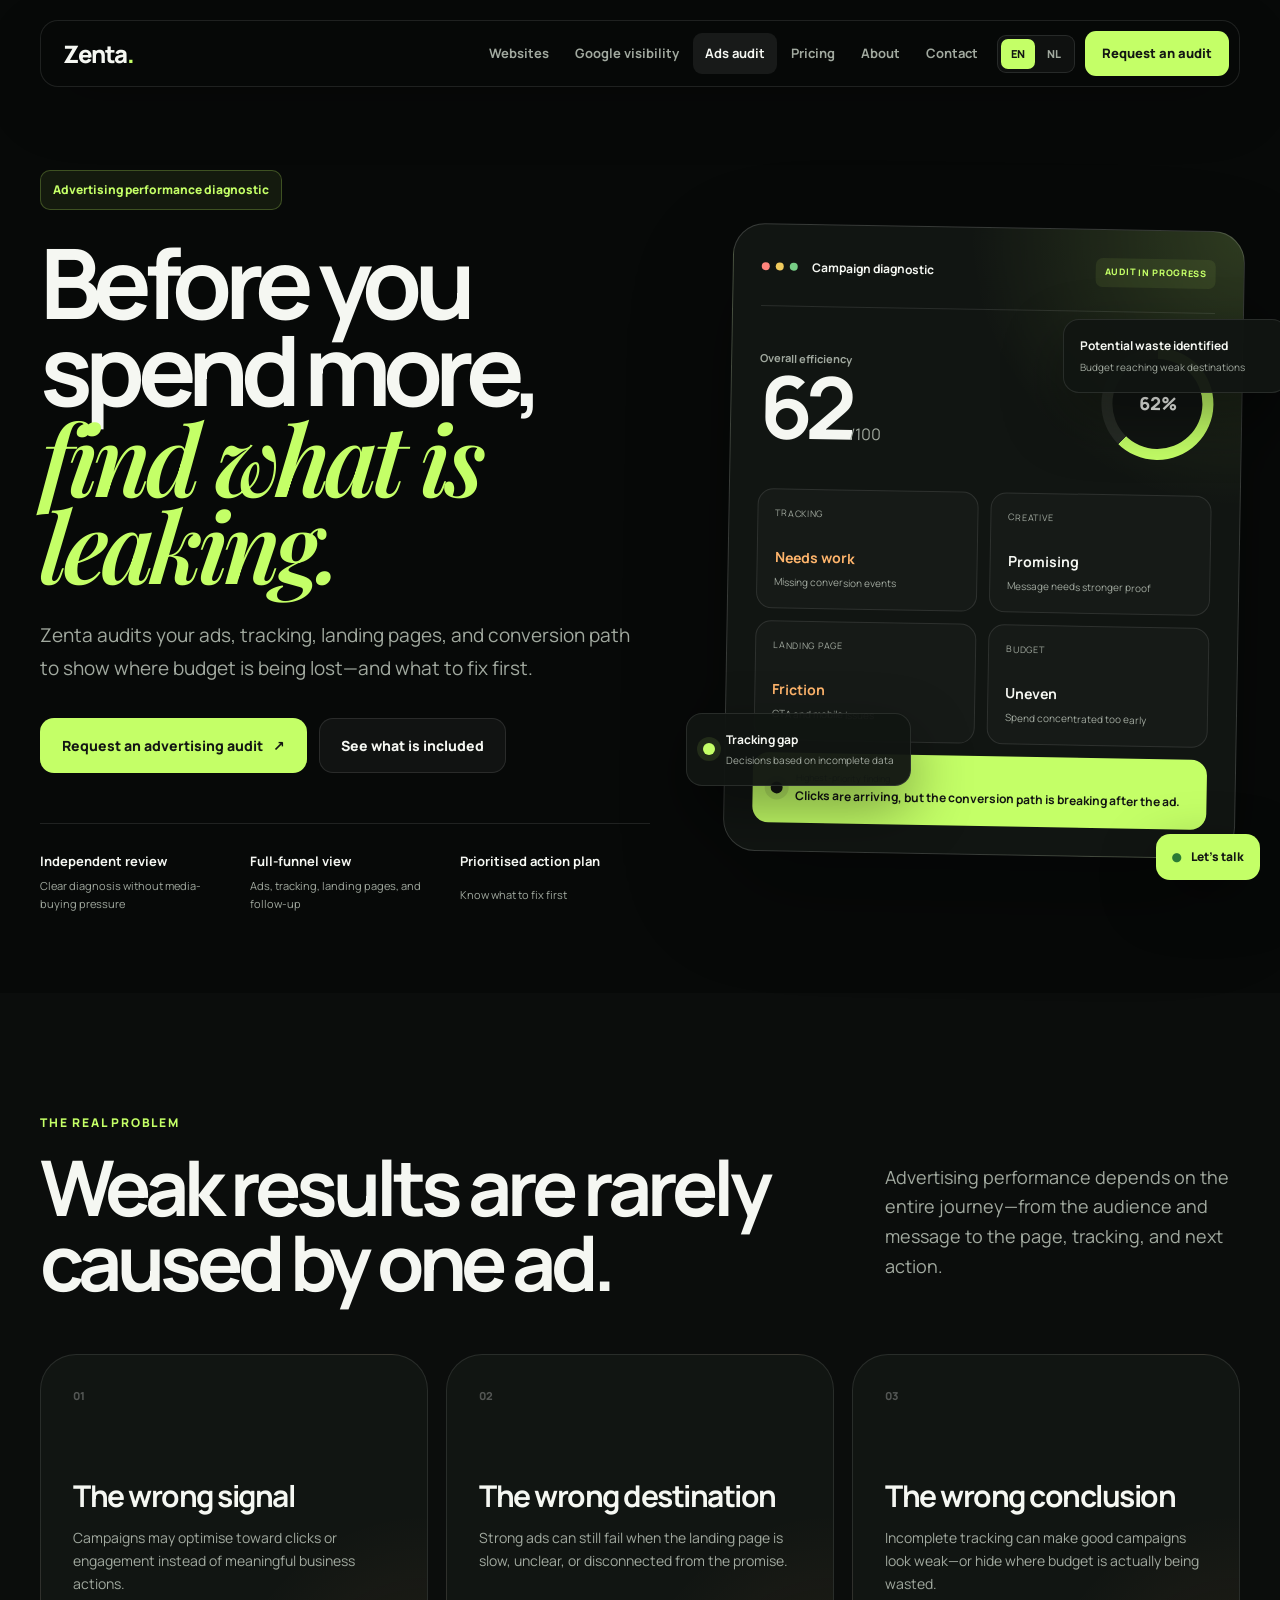
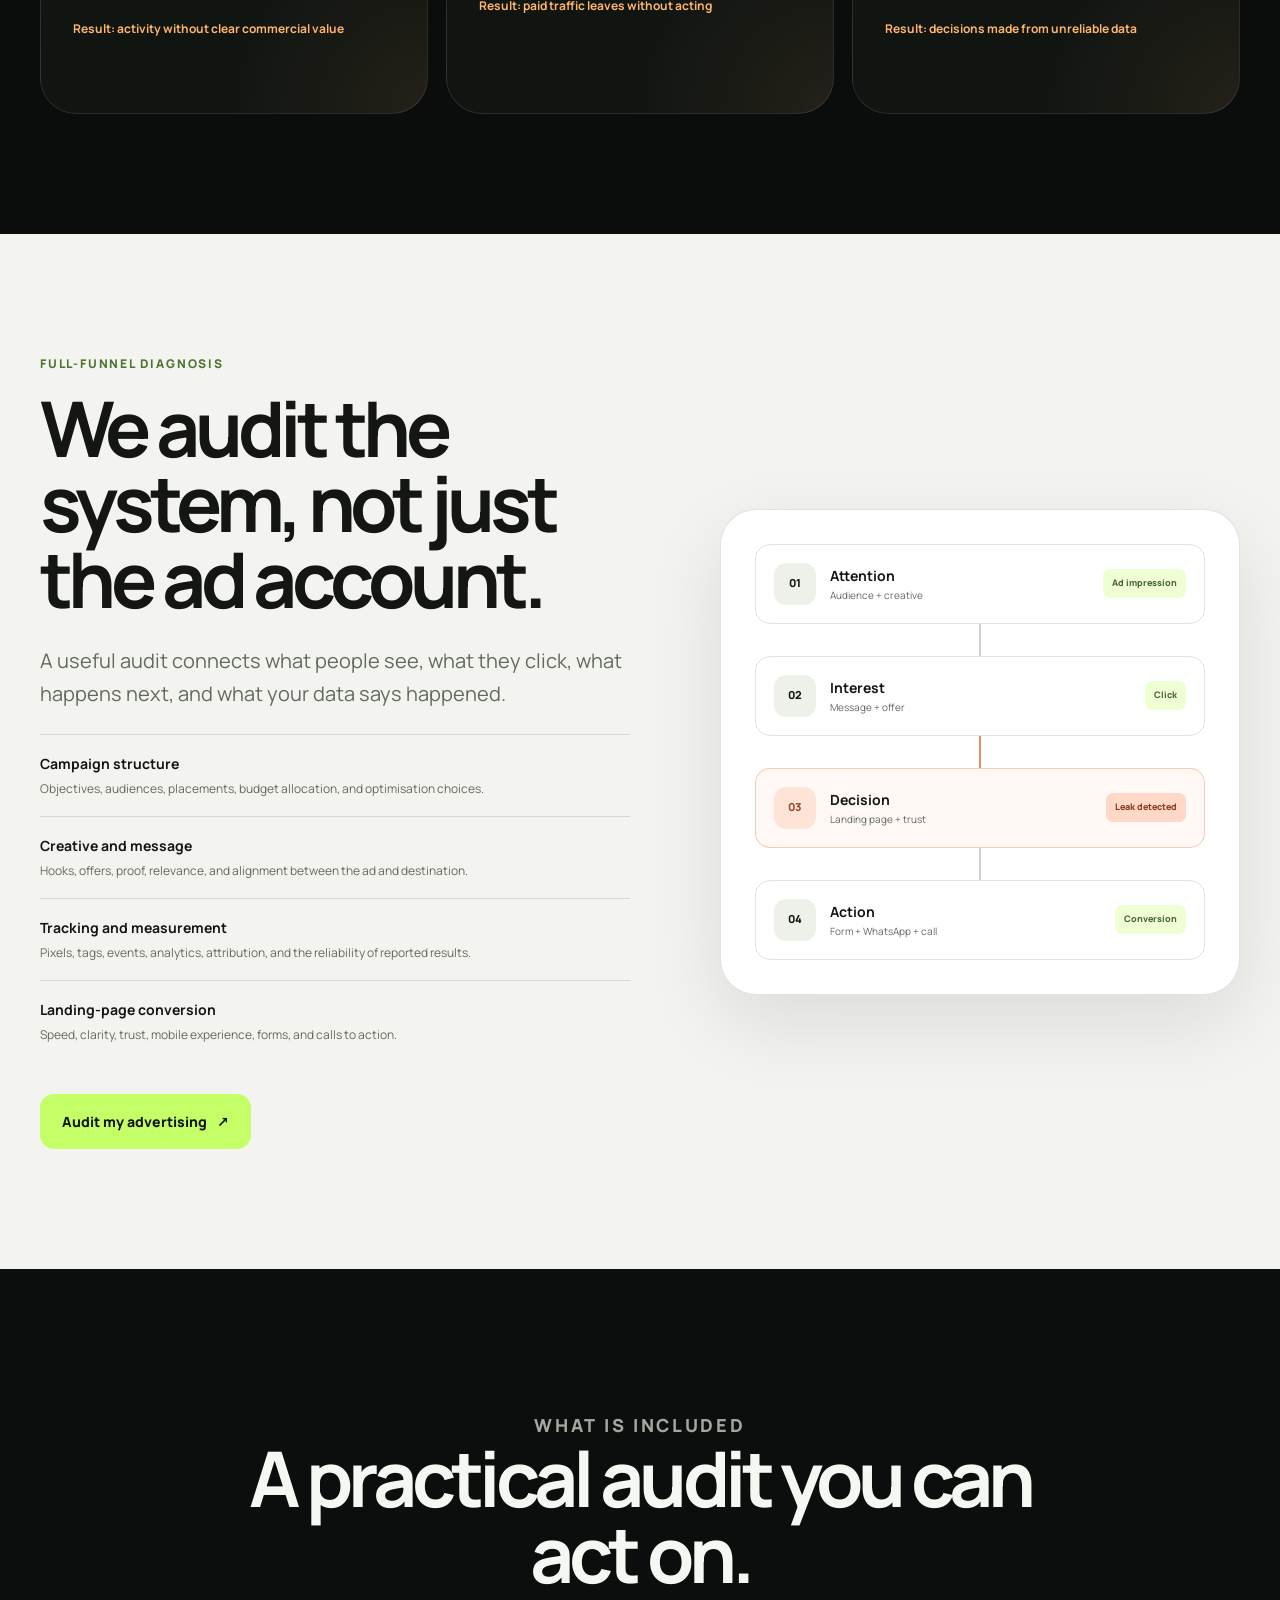
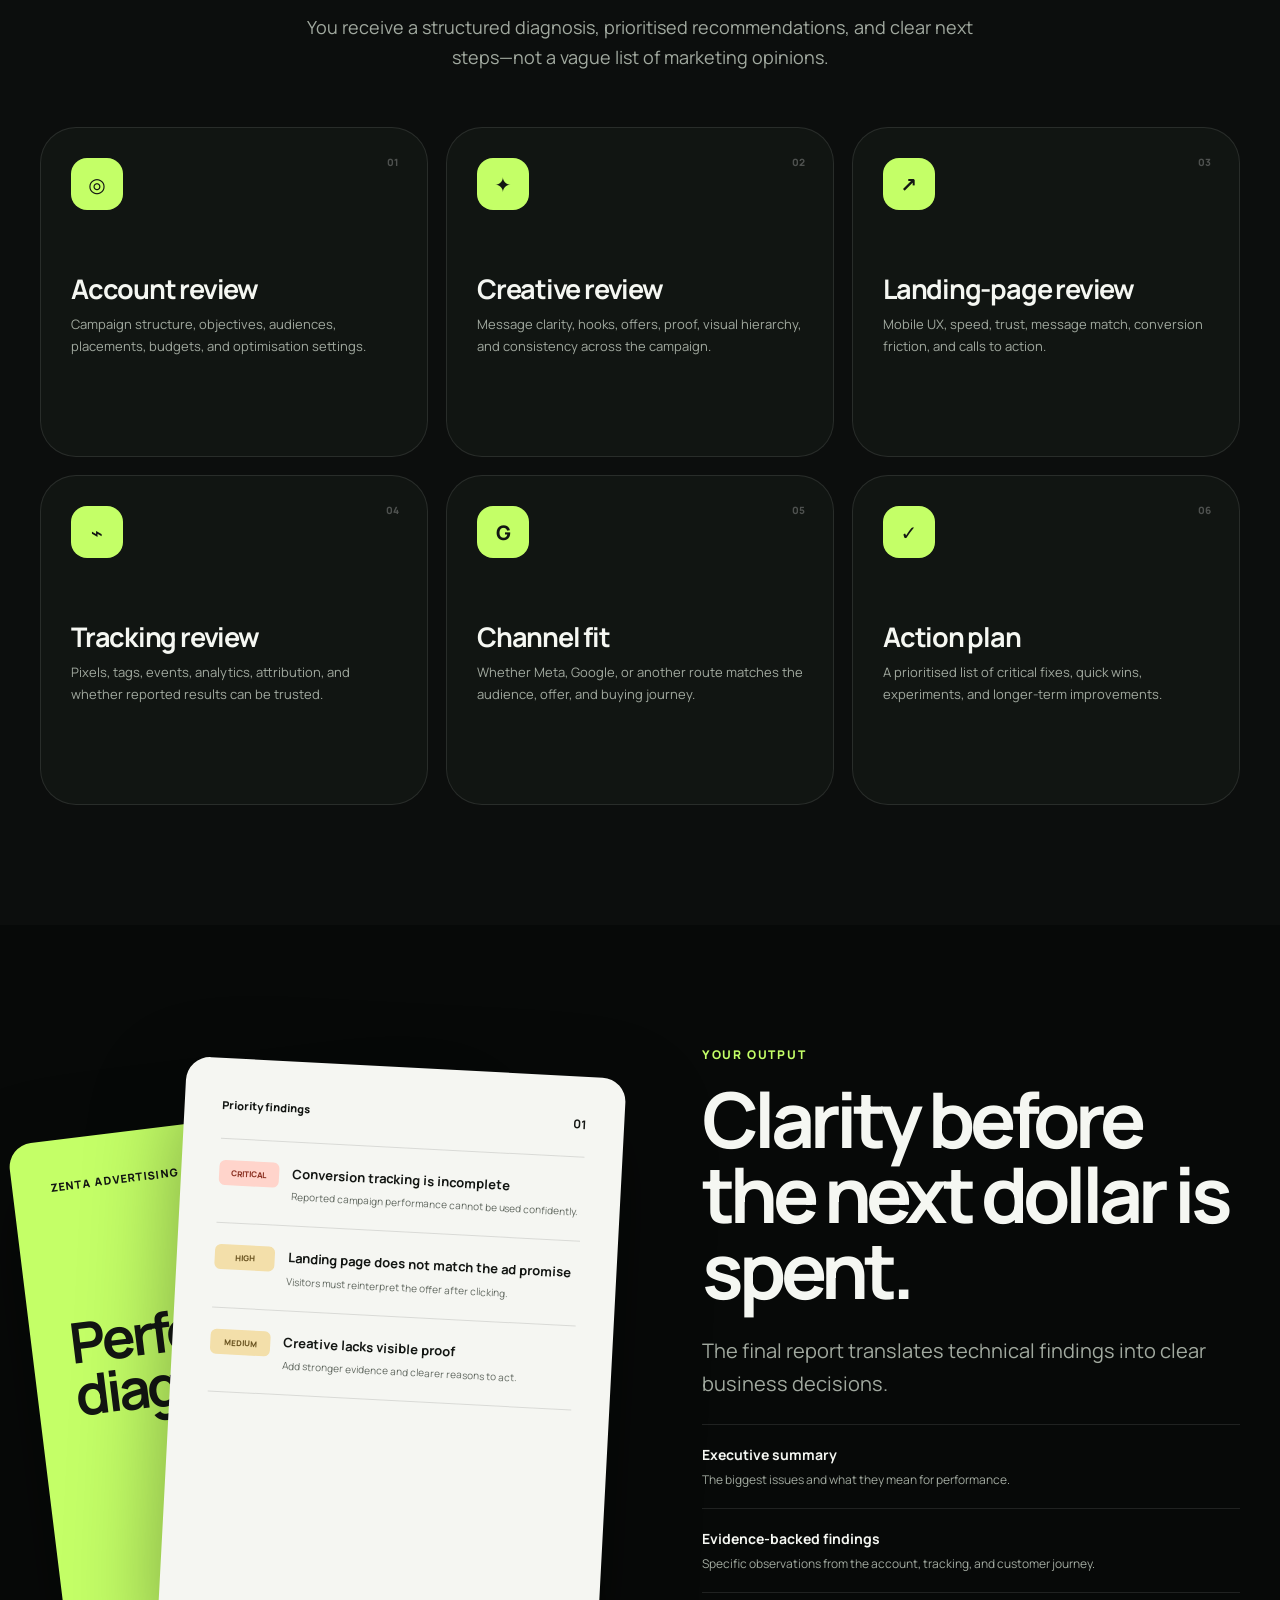
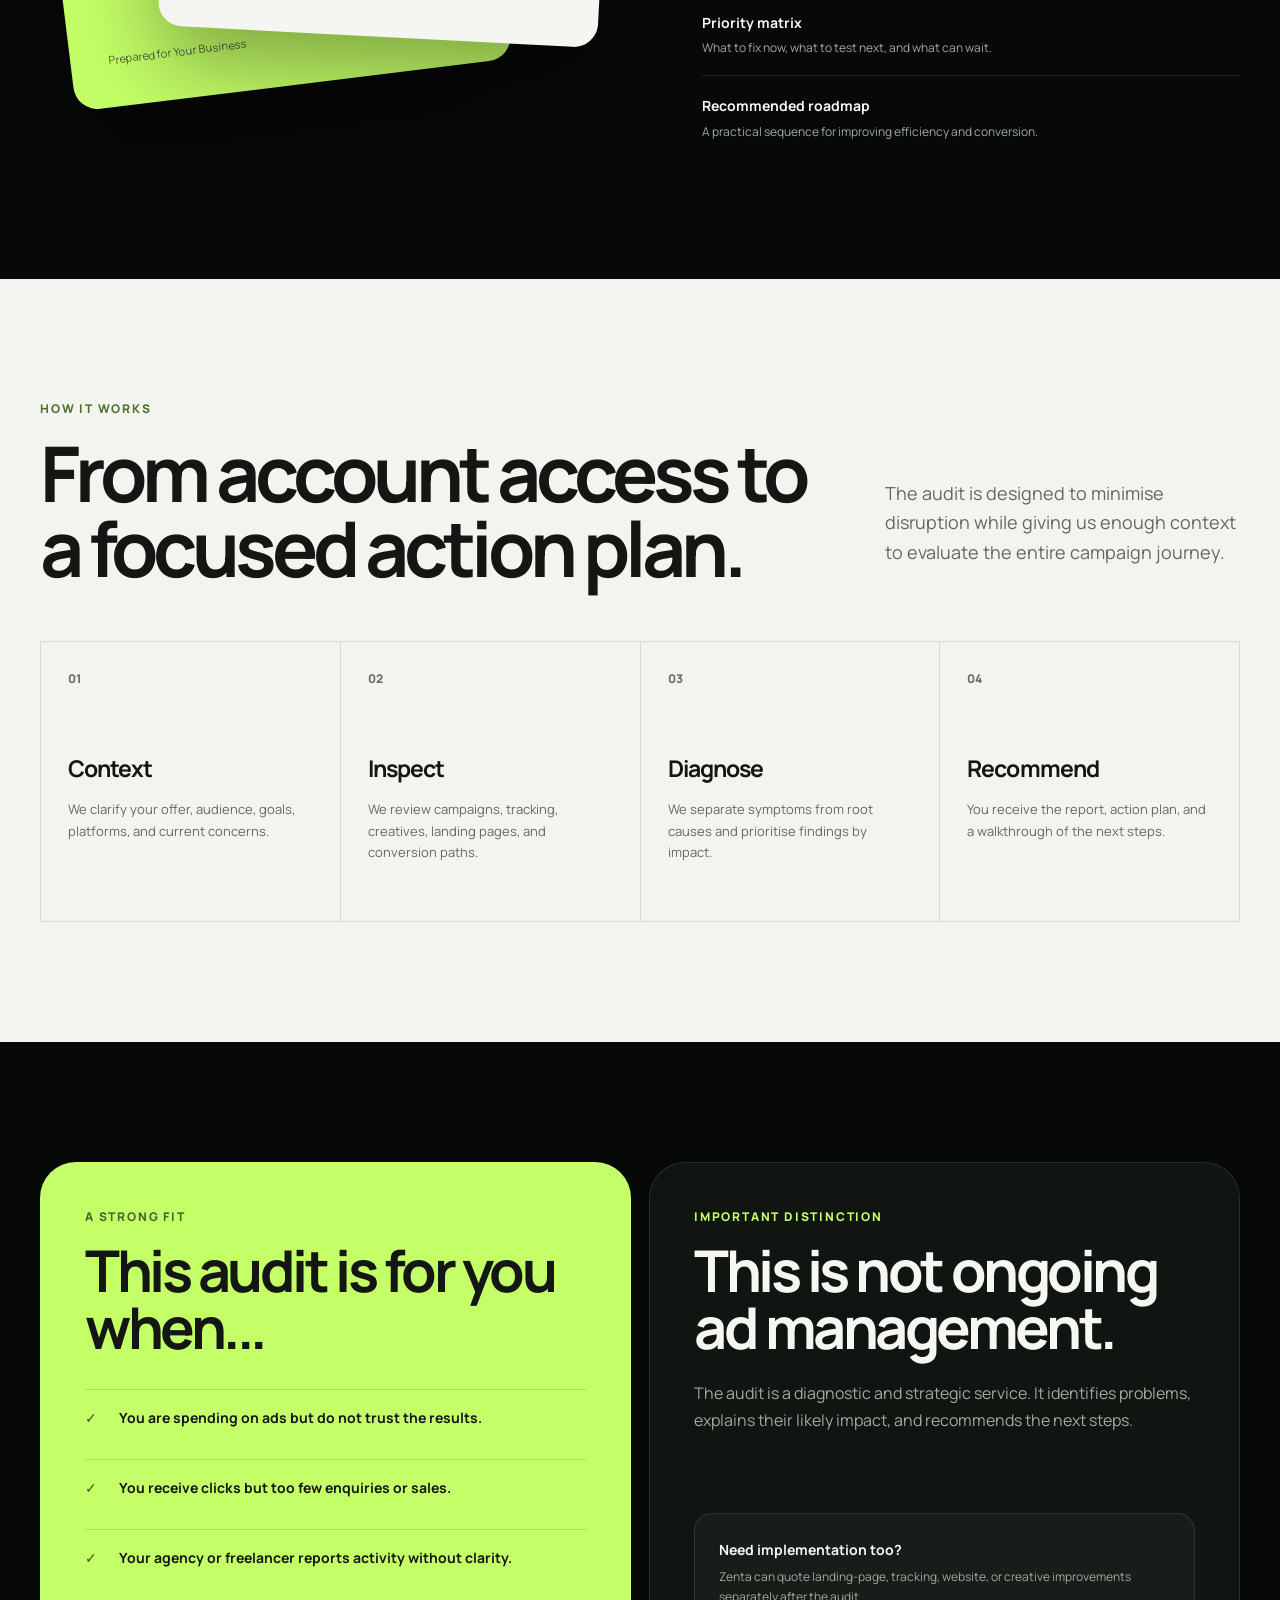
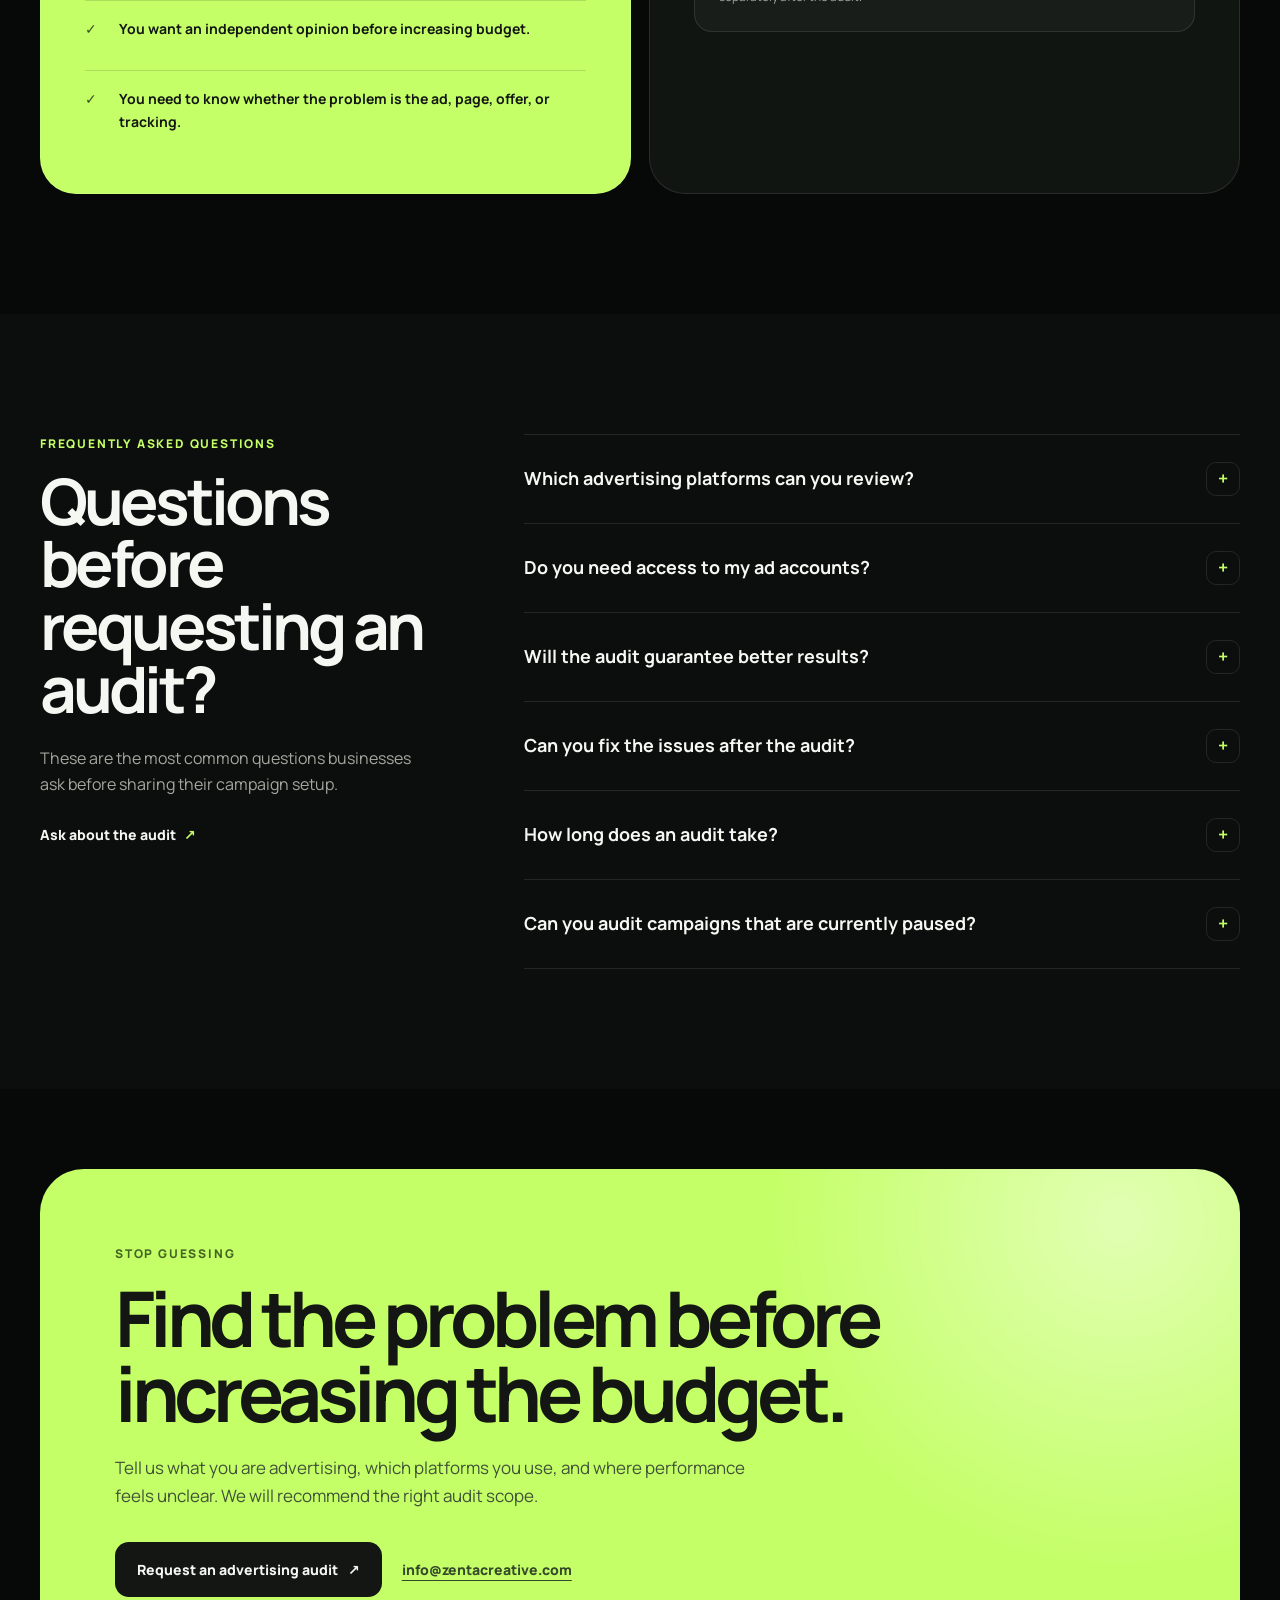
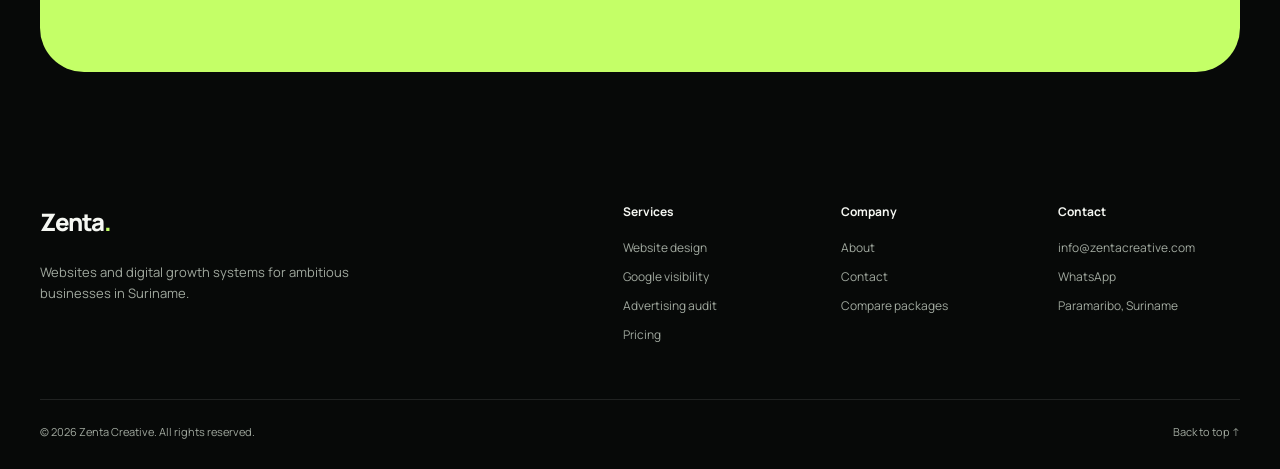
<file: ads-audit.html>
<!DOCTYPE html>
<html lang="en-SR">
<head>
  <meta charset="UTF-8" />
  <meta name="viewport" content="width=device-width, initial-scale=1.0" />
  <title>Advertising Audit in Suriname | Zenta Creative</title>
  <meta name="description" content="Zenta Creative audits Meta and Google advertising, tracking, landing pages, and conversion paths to reveal wasted spend and practical growth opportunities." />
  <meta name="robots" content="index, follow" />
  <meta name="theme-color" content="#070908" />
  <link rel="canonical" href="https://zentacreative.com/ads-audit.html" />
  <meta property="og:type" content="website" />
  <meta property="og:locale" content="en_SR" />
  <meta property="og:site_name" content="Zenta Creative" />
  <meta property="og:url" content="https://zentacreative.com/ads-audit.html" />
  <meta property="og:title" content="Advertising Audit in Suriname | Zenta Creative" />
  <meta property="og:description" content="Find the leaks between your ads, tracking, landing pages, and customer action before investing more." />
  <link rel="icon" href="favicon.svg" type="image/svg+xml" />
  <link rel="stylesheet" href="style.css" />
  <link rel="stylesheet" href="ads-audit.css" />
  <link rel="preconnect" href="https://fonts.googleapis.com" />
  <link rel="preconnect" href="https://fonts.gstatic.com" crossorigin />
  <link href="https://fonts.googleapis.com/css2?family=Manrope:wght@400;500;600;700;800&family=Playfair+Display:ital,wght@0,600;1,600&display=swap" rel="stylesheet" />
  <script>document.documentElement.classList.add("js");</script>
  <script type="application/ld+json">
  {
    "@context":"https://schema.org",
    "@type":"Service",
    "name":"Advertising Audit",
    "provider":{"@type":"Organization","name":"Zenta Creative","url":"https://zentacreative.com/"},
    "areaServed":{"@type":"Country","name":"Suriname"},
    "serviceType":"Meta Ads, Google Ads, tracking, landing page, and conversion audit",
    "url":"https://zentacreative.com/ads-audit.html"
  }
  </script>
</head>
<body class="ads-audit-page">
  <a class="skip-link" href="#main-content">Skip to main content</a>
  <div class="site-background" aria-hidden="true"><div class="background-grid"></div><div class="background-glow glow-one"></div><div class="background-glow glow-two"></div></div>

  <nav class="nav" id="nav" aria-label="Main navigation">
    <a class="logo" href="index.html" aria-label="Zenta Creative homepage">Zenta<span>.</span></a>
    <div class="nav-links" id="navLinks">
      <a href="website-design.html">Websites</a>
      <a href="google-visibility.html">Google visibility</a>
      <a class="is-active" href="ads-audit.html" aria-current="page">Ads audit</a>
      <a href="pricing.html">Pricing</a>
      <a href="about.html">About</a>
      <a href="contact.html">Contact</a>
      <div class="language-switch" aria-label="Language selector"><span aria-current="page">EN</span><a href="/nl/ads-audit.html" lang="nl-SR">NL</a></div>
      <button class="nav-cta js-open-contact" type="button" data-service="Advertising audit">Request an audit</button>
    </div>
    <button class="menu-button" id="menuButton" type="button" aria-label="Open navigation menu" aria-controls="navLinks" aria-expanded="false"><span></span><span></span></button>
  </nav>

  <main id="main-content">
    <header class="audit-hero" id="top">
      <div class="container audit-hero-grid">
        <div class="audit-hero-content">
          <p class="eyebrow reveal">Advertising performance diagnostic</p>
          <h1 class="reveal">Before you spend more, <span class="serif">find what is leaking.</span></h1>
          <p class="audit-hero-copy reveal">Zenta audits your ads, tracking, landing pages, and conversion path to show where budget is being lost—and what to fix first.</p>
          <div class="hero-actions reveal">
            <button class="button button-primary js-open-contact" type="button" data-service="Advertising audit">Request an advertising audit <span aria-hidden="true">↗</span></button>
            <a class="button button-secondary" href="#deliverables">See what is included</a>
          </div>
          <div class="audit-hero-proof reveal">
            <div><strong>Independent review</strong><span>Clear diagnosis without media-buying pressure</span></div>
            <div><strong>Full-funnel view</strong><span>Ads, tracking, landing pages, and follow-up</span></div>
            <div><strong>Prioritised action plan</strong><span>Know what to fix first</span></div>
          </div>
        </div>

        <div class="audit-hero-visual reveal-right" aria-label="Advertising audit dashboard preview">
          <div class="audit-dashboard">
            <div class="audit-dashboard-top"><div class="dashboard-dots"><span></span><span></span><span></span></div><strong>Campaign diagnostic</strong><span class="audit-status">Audit in progress</span></div>
            <div class="score-panel">
              <div><span>Overall efficiency</span><strong>62</strong><small>/100</small></div>
              <div class="score-ring"><span>62%</span></div>
            </div>
            <div class="audit-metrics">
              <div><span>Tracking</span><strong class="metric-warning">Needs work</strong><small>Missing conversion events</small></div>
              <div><span>Creative</span><strong>Promising</strong><small>Message needs stronger proof</small></div>
              <div><span>Landing page</span><strong class="metric-warning">Friction</strong><small>CTA and mobile issues</small></div>
              <div><span>Budget</span><strong>Uneven</strong><small>Spend concentrated too early</small></div>
            </div>
            <div class="audit-finding"><span class="status-dot"></span><div><small>Highest-priority finding</small><strong>Clicks are arriving, but the conversion path is breaking after the ad.</strong></div></div>
          </div>
          <div class="floating-audit-card card-waste"><strong>Potential waste identified</strong><small>Budget reaching weak destinations</small></div>
          <div class="floating-audit-card card-tracking"><span class="status-dot"></span><div><strong>Tracking gap</strong><small>Decisions based on incomplete data</small></div></div>
        </div>
      </div>
    </header>

    <section class="section leak-section">
      <div class="container">
        <div class="section-heading split-heading reveal"><div><p class="kicker">The real problem</p><h2>Weak results are rarely caused by one ad.</h2></div><p>Advertising performance depends on the entire journey—from the audience and message to the page, tracking, and next action.</p></div>
        <div class="leak-grid">
          <article class="leak-card reveal"><span>01</span><h3>The wrong signal</h3><p>Campaigns may optimise toward clicks or engagement instead of meaningful business actions.</p><strong>Result: activity without clear commercial value</strong></article>
          <article class="leak-card reveal"><span>02</span><h3>The wrong destination</h3><p>Strong ads can still fail when the landing page is slow, unclear, or disconnected from the promise.</p><strong>Result: paid traffic leaves without acting</strong></article>
          <article class="leak-card reveal"><span>03</span><h3>The wrong conclusion</h3><p>Incomplete tracking can make good campaigns look weak—or hide where budget is actually being wasted.</p><strong>Result: decisions made from unreliable data</strong></article>
        </div>
      </div>
    </section>

    <section class="section system-section">
      <div class="container system-layout">
        <div class="system-content reveal-left">
          <p class="kicker">Full-funnel diagnosis</p>
          <h2>We audit the system, not just the ad account.</h2>
          <p class="large-copy">A useful audit connects what people see, what they click, what happens next, and what your data says happened.</p>
          <div class="system-points">
            <div><strong>Campaign structure</strong><span>Objectives, audiences, placements, budget allocation, and optimisation choices.</span></div>
            <div><strong>Creative and message</strong><span>Hooks, offers, proof, relevance, and alignment between the ad and destination.</span></div>
            <div><strong>Tracking and measurement</strong><span>Pixels, tags, events, analytics, attribution, and the reliability of reported results.</span></div>
            <div><strong>Landing-page conversion</strong><span>Speed, clarity, trust, mobile experience, forms, and calls to action.</span></div>
          </div>
          <button class="button button-primary js-open-contact" type="button" data-service="Advertising audit">Audit my advertising <span aria-hidden="true">↗</span></button>
        </div>
        <div class="funnel-map reveal-right">
          <div class="funnel-stage"><span>01</span><div><strong>Attention</strong><small>Audience + creative</small></div><em>Ad impression</em></div>
          <div class="funnel-connector"></div>
          <div class="funnel-stage"><span>02</span><div><strong>Interest</strong><small>Message + offer</small></div><em>Click</em></div>
          <div class="funnel-connector is-warning"></div>
          <div class="funnel-stage is-problem"><span>03</span><div><strong>Decision</strong><small>Landing page + trust</small></div><em>Leak detected</em></div>
          <div class="funnel-connector"></div>
          <div class="funnel-stage"><span>04</span><div><strong>Action</strong><small>Form + WhatsApp + call</small></div><em>Conversion</em></div>
        </div>
      </div>
    </section>

    <section class="section deliverables-section" id="deliverables">
      <div class="container">
        <div class="section-heading centered reveal"><p class="kicker">What is included</p><h2>A practical audit you can act on.</h2><p>You receive a structured diagnosis, prioritised recommendations, and clear next steps—not a vague list of marketing opinions.</p></div>
        <div class="deliverables-grid">
          <article class="deliverable-card reveal"><span class="deliverable-number">01</span><div class="deliverable-icon">◎</div><h3>Account review</h3><p>Campaign structure, objectives, audiences, placements, budgets, and optimisation settings.</p></article>
          <article class="deliverable-card reveal"><span class="deliverable-number">02</span><div class="deliverable-icon">✦</div><h3>Creative review</h3><p>Message clarity, hooks, offers, proof, visual hierarchy, and consistency across the campaign.</p></article>
          <article class="deliverable-card reveal"><span class="deliverable-number">03</span><div class="deliverable-icon">↗</div><h3>Landing-page review</h3><p>Mobile UX, speed, trust, message match, conversion friction, and calls to action.</p></article>
          <article class="deliverable-card reveal"><span class="deliverable-number">04</span><div class="deliverable-icon">⌁</div><h3>Tracking review</h3><p>Pixels, tags, events, analytics, attribution, and whether reported results can be trusted.</p></article>
          <article class="deliverable-card reveal"><span class="deliverable-number">05</span><div class="deliverable-icon">G</div><h3>Channel fit</h3><p>Whether Meta, Google, or another route matches the audience, offer, and buying journey.</p></article>
          <article class="deliverable-card reveal"><span class="deliverable-number">06</span><div class="deliverable-icon">✓</div><h3>Action plan</h3><p>A prioritised list of critical fixes, quick wins, experiments, and longer-term improvements.</p></article>
        </div>
      </div>
    </section>

    <section class="section report-section">
      <div class="container report-layout">
        <div class="report-preview reveal-left">
          <div class="report-cover"><span>Zenta Advertising Audit</span><strong>Performance diagnostic</strong><small>Prepared for Your Business</small></div>
          <div class="report-page"><div class="report-page-header"><span>Priority findings</span><strong>01</strong></div><div class="report-item critical"><span>Critical</span><div><strong>Conversion tracking is incomplete</strong><small>Reported campaign performance cannot be used confidently.</small></div></div><div class="report-item"><span>High</span><div><strong>Landing page does not match the ad promise</strong><small>Visitors must reinterpret the offer after clicking.</small></div></div><div class="report-item"><span>Medium</span><div><strong>Creative lacks visible proof</strong><small>Add stronger evidence and clearer reasons to act.</small></div></div></div>
        </div>
        <div class="report-content reveal-right"><p class="kicker">Your output</p><h2>Clarity before the next dollar is spent.</h2><p class="large-copy">The final report translates technical findings into clear business decisions.</p><ul class="report-list"><li><strong>Executive summary</strong><span>The biggest issues and what they mean for performance.</span></li><li><strong>Evidence-backed findings</strong><span>Specific observations from the account, tracking, and customer journey.</span></li><li><strong>Priority matrix</strong><span>What to fix now, what to test next, and what can wait.</span></li><li><strong>Recommended roadmap</strong><span>A practical sequence for improving efficiency and conversion.</span></li></ul></div>
      </div>
    </section>

    <section class="section process-section audit-process-section">
      <div class="container">
        <div class="section-heading split-heading reveal"><div><p class="kicker">How it works</p><h2>From account access to a focused action plan.</h2></div><p>The audit is designed to minimise disruption while giving us enough context to evaluate the entire campaign journey.</p></div>
        <div class="compact-process audit-process">
          <article class="reveal"><span>01</span><h3>Context</h3><p>We clarify your offer, audience, goals, platforms, and current concerns.</p></article>
          <article class="reveal"><span>02</span><h3>Inspect</h3><p>We review campaigns, tracking, creatives, landing pages, and conversion paths.</p></article>
          <article class="reveal"><span>03</span><h3>Diagnose</h3><p>We separate symptoms from root causes and prioritise findings by impact.</p></article>
          <article class="reveal"><span>04</span><h3>Recommend</h3><p>You receive the report, action plan, and a walkthrough of the next steps.</p></article>
        </div>
      </div>
    </section>

    <section class="section fit-section">
      <div class="container fit-grid">
        <div class="fit-card fit-good reveal"><p class="kicker">A strong fit</p><h2>This audit is for you when...</h2><ul><li>You are spending on ads but do not trust the results.</li><li>You receive clicks but too few enquiries or sales.</li><li>Your agency or freelancer reports activity without clarity.</li><li>You want an independent opinion before increasing budget.</li><li>You need to know whether the problem is the ad, page, offer, or tracking.</li></ul></div>
        <div class="fit-card fit-not reveal"><p class="kicker">Important distinction</p><h2>This is not ongoing ad management.</h2><p>The audit is a diagnostic and strategic service. It identifies problems, explains their likely impact, and recommends the next steps.</p><div class="fit-note"><strong>Need implementation too?</strong><span>Zenta can quote landing-page, tracking, website, or creative improvements separately after the audit.</span></div></div>
      </div>
    </section>

    <section class="section faq-section" aria-labelledby="faqTitle">
      <div class="container faq-layout">
        <div class="faq-intro reveal-left"><p class="kicker">Frequently asked questions</p><h2 id="faqTitle">Questions before requesting an audit?</h2><p>These are the most common questions businesses ask before sharing their campaign setup.</p><button class="text-button js-open-contact" type="button" data-service="Advertising audit">Ask about the audit <span aria-hidden="true">↗</span></button></div>
        <div class="faq-list reveal-right">
          <article class="faq-item"><button class="faq-question" type="button" aria-expanded="false"><span>Which advertising platforms can you review?</span><i aria-hidden="true">+</i></button><div class="faq-answer"><div><p>The audit can cover Meta Ads, Google Ads, connected analytics, tracking tools, and the landing pages used by the campaigns. The final scope is confirmed before work begins.</p></div></div></article>
          <article class="faq-item"><button class="faq-question" type="button" aria-expanded="false"><span>Do you need access to my ad accounts?</span><i aria-hidden="true">+</i></button><div class="faq-answer"><div><p>Read-only or partner access gives the most reliable assessment. Screenshots and exported reports can be used for a lighter review, but they may limit what can be verified.</p></div></div></article>
          <article class="faq-item"><button class="faq-question" type="button" aria-expanded="false"><span>Will the audit guarantee better results?</span><i aria-hidden="true">+</i></button><div class="faq-answer"><div><p>No responsible audit can guarantee campaign outcomes. It can identify avoidable problems, improve measurement, and provide a stronger basis for future decisions and testing.</p></div></div></article>
          <article class="faq-item"><button class="faq-question" type="button" aria-expanded="false"><span>Can you fix the issues after the audit?</span><i aria-hidden="true">+</i></button><div class="faq-answer"><div><p>Yes. Depending on the findings, Zenta can separately quote tracking setup, landing-page improvements, website changes, creative support, or implementation guidance.</p></div></div></article>
          <article class="faq-item"><button class="faq-question" type="button" aria-expanded="false"><span>How long does an audit take?</span><i aria-hidden="true">+</i></button><div class="faq-answer"><div><p>Most audits can be completed within several business days after access and context are provided. Larger accounts or multi-platform reviews may require more time.</p></div></div></article>
          <article class="faq-item"><button class="faq-question" type="button" aria-expanded="false"><span>Can you audit campaigns that are currently paused?</span><i aria-hidden="true">+</i></button><div class="faq-answer"><div><p>Yes. Historical campaigns can still reveal useful patterns in structure, tracking, creative, audience response, and landing-page performance.</p></div></div></article>
        </div>
      </div>
    </section>

    <section class="final-cta audit-final-cta"><div class="container final-cta-inner reveal"><p class="kicker">Stop guessing</p><h2>Find the problem before increasing the budget.</h2><p>Tell us what you are advertising, which platforms you use, and where performance feels unclear. We will recommend the right audit scope.</p><div class="final-actions"><button class="button button-dark js-open-contact" type="button" data-service="Advertising audit">Request an advertising audit <span aria-hidden="true">↗</span></button><a class="final-email" href="mailto:info@zentacreative.com">info@zentacreative.com</a></div></div></section>
  </main>

  <footer class="footer"><div class="container footer-grid"><div class="footer-brand"><a class="logo" href="index.html">Zenta<span>.</span></a><p>Websites and digital growth systems for ambitious businesses in Suriname.</p></div><div class="footer-links"><div><strong>Services</strong><a href="website-design.html">Website design</a><a href="google-visibility.html">Google visibility</a><a href="ads-audit.html">Advertising audit</a><a href="pricing.html">Pricing</a></div><div><strong>Company</strong><a href="about.html">About</a><a href="contact.html">Contact</a><a href="pricing.html#compare">Compare packages</a></div><div><strong>Contact</strong><a href="mailto:info@zentacreative.com">info@zentacreative.com</a><a href="https://wa.me/5978877663" target="_blank" rel="noopener noreferrer">WhatsApp</a><span>Paramaribo, Suriname</span></div></div></div><div class="container footer-bottom"><span>© <span id="year"></span> Zenta Creative. All rights reserved.</span><a href="#top">Back to top ↑</a></div></footer>

  <button class="floating-whatsapp js-open-contact" type="button" data-service="Advertising audit" aria-label="Contact Zenta Creative"><span aria-hidden="true">●</span>Let’s talk</button>
  <div class="contact-modal" id="contactModal" aria-hidden="true"><div class="contact-backdrop" data-close-modal></div><section class="contact-dialog" role="dialog" aria-modal="true" aria-labelledby="contactTitle" aria-describedby="contactDescription"><button class="modal-close" type="button" aria-label="Close contact form" data-close-modal>×</button><p class="kicker">Request an audit</p><h2 id="contactTitle">Tell us what feels unclear.</h2><p id="contactDescription">Complete the form and a prefilled WhatsApp message will open for you to review and send.</p><form id="contactForm" novalidate><div class="form-grid"><label class="form-field"><span>Your name</span><input id="contactName" name="name" type="text" autocomplete="name" required /><small class="field-error">Please enter your name.</small></label><label class="form-field"><span>Business name</span><input id="contactBusiness" name="business" type="text" autocomplete="organization" required /><small class="field-error">Please enter your business name.</small></label><label class="form-field"><span>Phone or email</span><input id="contactDetails" name="contact" type="text" required /><small class="field-error">Please enter a phone number or email.</small></label><label class="form-field"><span>What do you need?</span><select id="contactService" name="service" required><option value="">Choose a service</option><option value="Advertising audit">Advertising audit</option><option value="Meta Ads audit">Meta Ads audit</option><option value="Google Ads audit">Google Ads audit</option><option value="Landing page audit">Landing page audit</option><option value="Tracking audit">Tracking audit</option><option value="Not sure yet">Not sure yet</option></select><small class="field-error">Please choose a service.</small></label><label class="form-field form-field-full"><span>What is happening with your advertising?</span><textarea id="contactGoal" name="goal" rows="5" required placeholder="For example: we are getting clicks but few enquiries, tracking seems unreliable, or we want an independent review before increasing spend."></textarea><small class="field-error">Please briefly describe the situation.</small></label></div><div class="form-actions"><button class="button button-primary" type="submit">Continue on WhatsApp <span aria-hidden="true">↗</span></button><p>No payment or commitment is required.</p></div></form></section></div>

  <script>
    const whatsappNumber="5978877663";
    const nav=document.getElementById("nav"),menuButton=document.getElementById("menuButton"),navLinks=document.getElementById("navLinks"),modal=document.getElementById("contactModal"),contactForm=document.getElementById("contactForm"),serviceSelect=document.getElementById("contactService");
    const openContactButtons=document.querySelectorAll(".js-open-contact"),closeModalButtons=modal.querySelectorAll("[data-close-modal]"),faqQuestions=document.querySelectorAll(".faq-question"); let lastFocusedElement=null;
    function closeMobileMenu(){navLinks.classList.remove("is-open");menuButton.setAttribute("aria-expanded","false");menuButton.setAttribute("aria-label","Open navigation menu");document.body.classList.remove("menu-open");}
    function openModal(service=""){lastFocusedElement=document.activeElement;if(service)serviceSelect.value=service;modal.classList.add("is-open");modal.setAttribute("aria-hidden","false");document.body.classList.add("modal-open");closeMobileMenu();setTimeout(()=>document.getElementById("contactName").focus(),50);}
    function closeModal(){modal.classList.remove("is-open");modal.setAttribute("aria-hidden","true");document.body.classList.remove("modal-open");lastFocusedElement?.focus();}
    function validateField(field){const wrapper=field.closest(".form-field"),valid=field.checkValidity();wrapper.classList.toggle("has-error",!valid);return valid;}
    menuButton.addEventListener("click",()=>{const isOpen=navLinks.classList.toggle("is-open");menuButton.setAttribute("aria-expanded",String(isOpen));menuButton.setAttribute("aria-label",isOpen?"Close navigation menu":"Open navigation menu");document.body.classList.toggle("menu-open",isOpen);});
    navLinks.querySelectorAll("a").forEach(link=>link.addEventListener("click",closeMobileMenu));openContactButtons.forEach(button=>button.addEventListener("click",()=>openModal(button.dataset.service||"")));closeModalButtons.forEach(button=>button.addEventListener("click",closeModal));document.addEventListener("keydown",event=>{if(event.key==="Escape"&&modal.classList.contains("is-open"))closeModal();});window.addEventListener("scroll",()=>nav.classList.toggle("is-scrolled",window.scrollY>20));
    faqQuestions.forEach(question=>question.addEventListener("click",()=>{const item=question.closest(".faq-item"),isOpen=item.classList.contains("is-open");document.querySelectorAll(".faq-item.is-open").forEach(openItem=>{openItem.classList.remove("is-open");openItem.querySelector(".faq-question").setAttribute("aria-expanded","false");});if(!isOpen){item.classList.add("is-open");question.setAttribute("aria-expanded","true");}}));
    contactForm.querySelectorAll("input, select, textarea").forEach(field=>{field.addEventListener("blur",()=>validateField(field));field.addEventListener("input",()=>{if(field.closest(".form-field").classList.contains("has-error"))validateField(field);});});
    contactForm.addEventListener("submit",event=>{event.preventDefault();const fields=Array.from(contactForm.querySelectorAll("input, select, textarea"));if(!fields.map(validateField).every(Boolean)){contactForm.querySelector(":invalid")?.focus();return;}const name=document.getElementById("contactName").value.trim(),business=document.getElementById("contactBusiness").value.trim(),contact=document.getElementById("contactDetails").value.trim(),service=serviceSelect.value,goal=document.getElementById("contactGoal").value.trim();const message=["Hi Zenta, I would like to discuss an advertising audit.","",`Name: ${name}`,`Business: ${business}`,`Contact: ${contact}`,`Audit type: ${service}`,"","Current situation:",goal].join("\n");window.open(`https://wa.me/${whatsappNumber}?text=${encodeURIComponent(message)}`,"_blank","noopener,noreferrer");});
    const revealElements=document.querySelectorAll(".reveal, .reveal-left, .reveal-right");if("IntersectionObserver" in window){const observer=new IntersectionObserver(entries=>entries.forEach(entry=>{if(entry.isIntersecting){entry.target.classList.add("is-visible");observer.unobserve(entry.target);}}),{threshold:.1,rootMargin:"0px 0px -40px 0px"});revealElements.forEach(el=>observer.observe(el));}else revealElements.forEach(el=>el.classList.add("is-visible"));document.getElementById("year").textContent=new Date().getFullYear();
  </script>
</body>
</html>
</file>
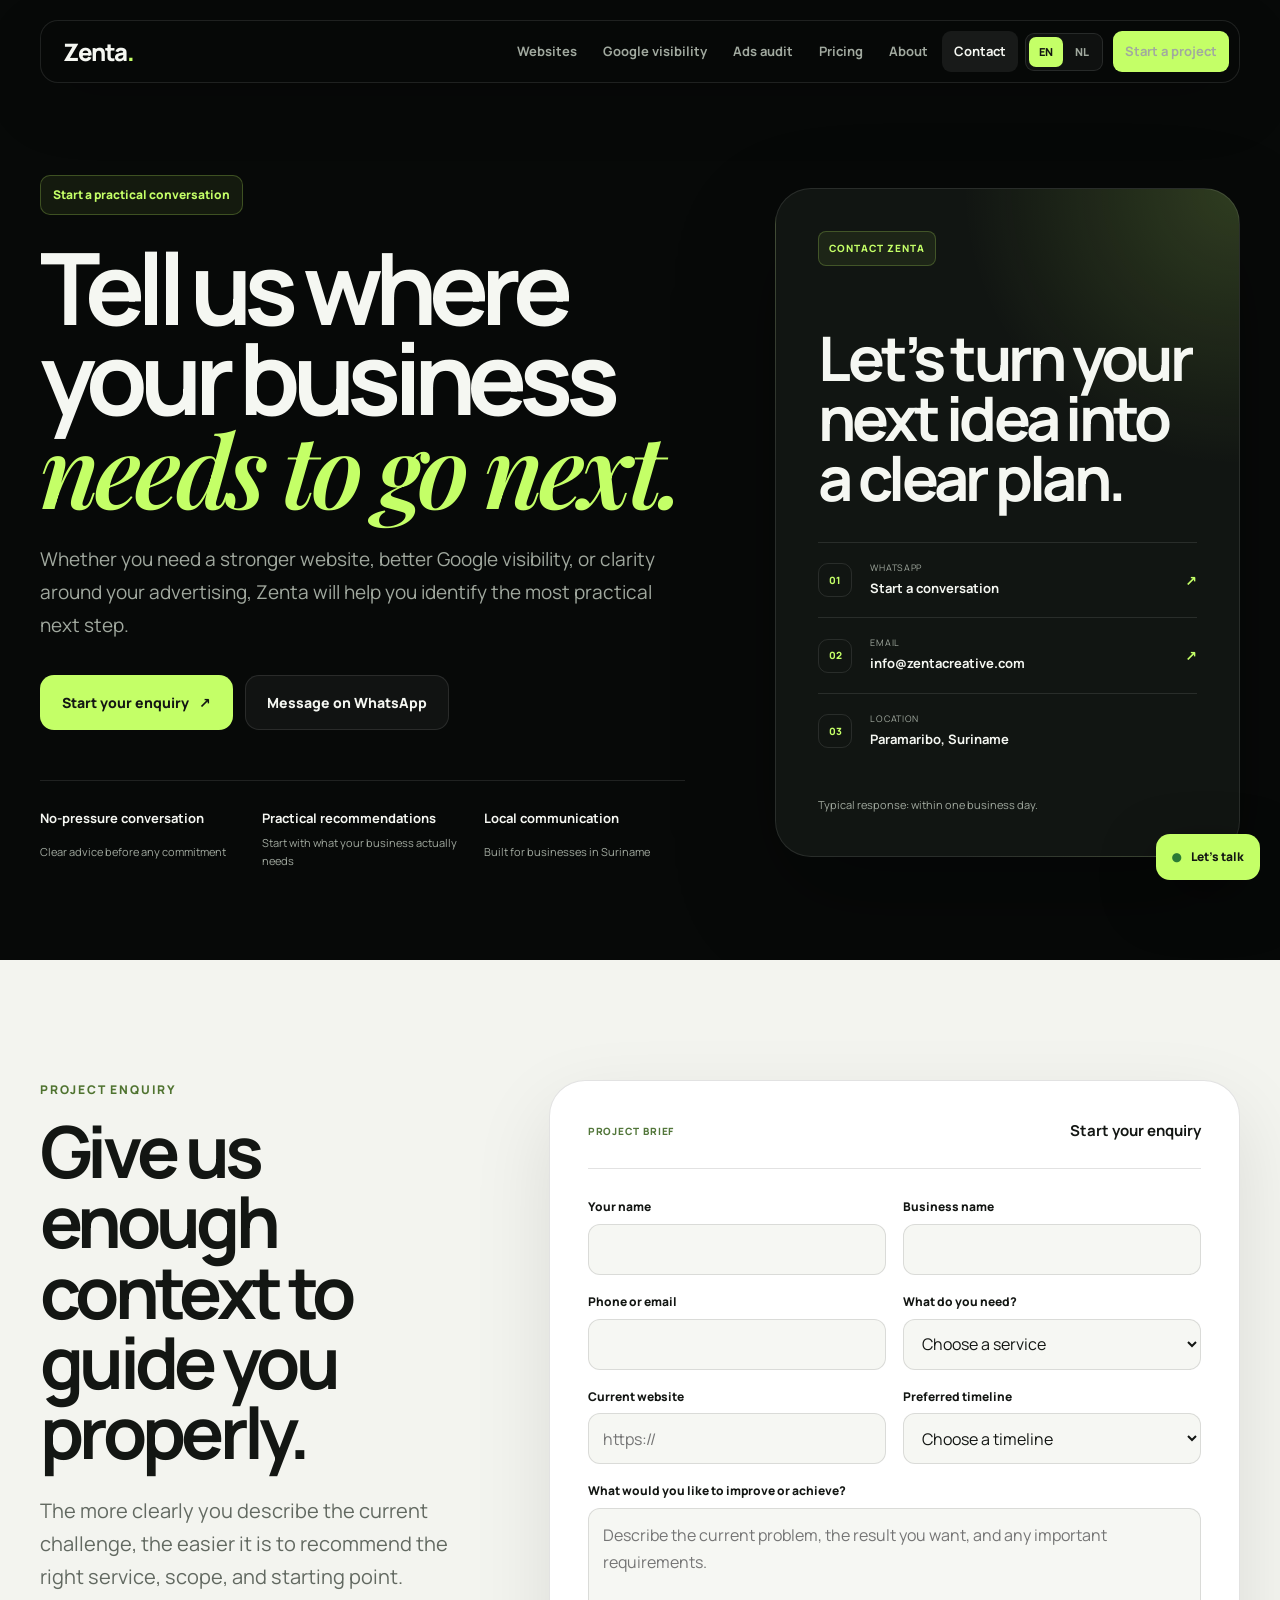
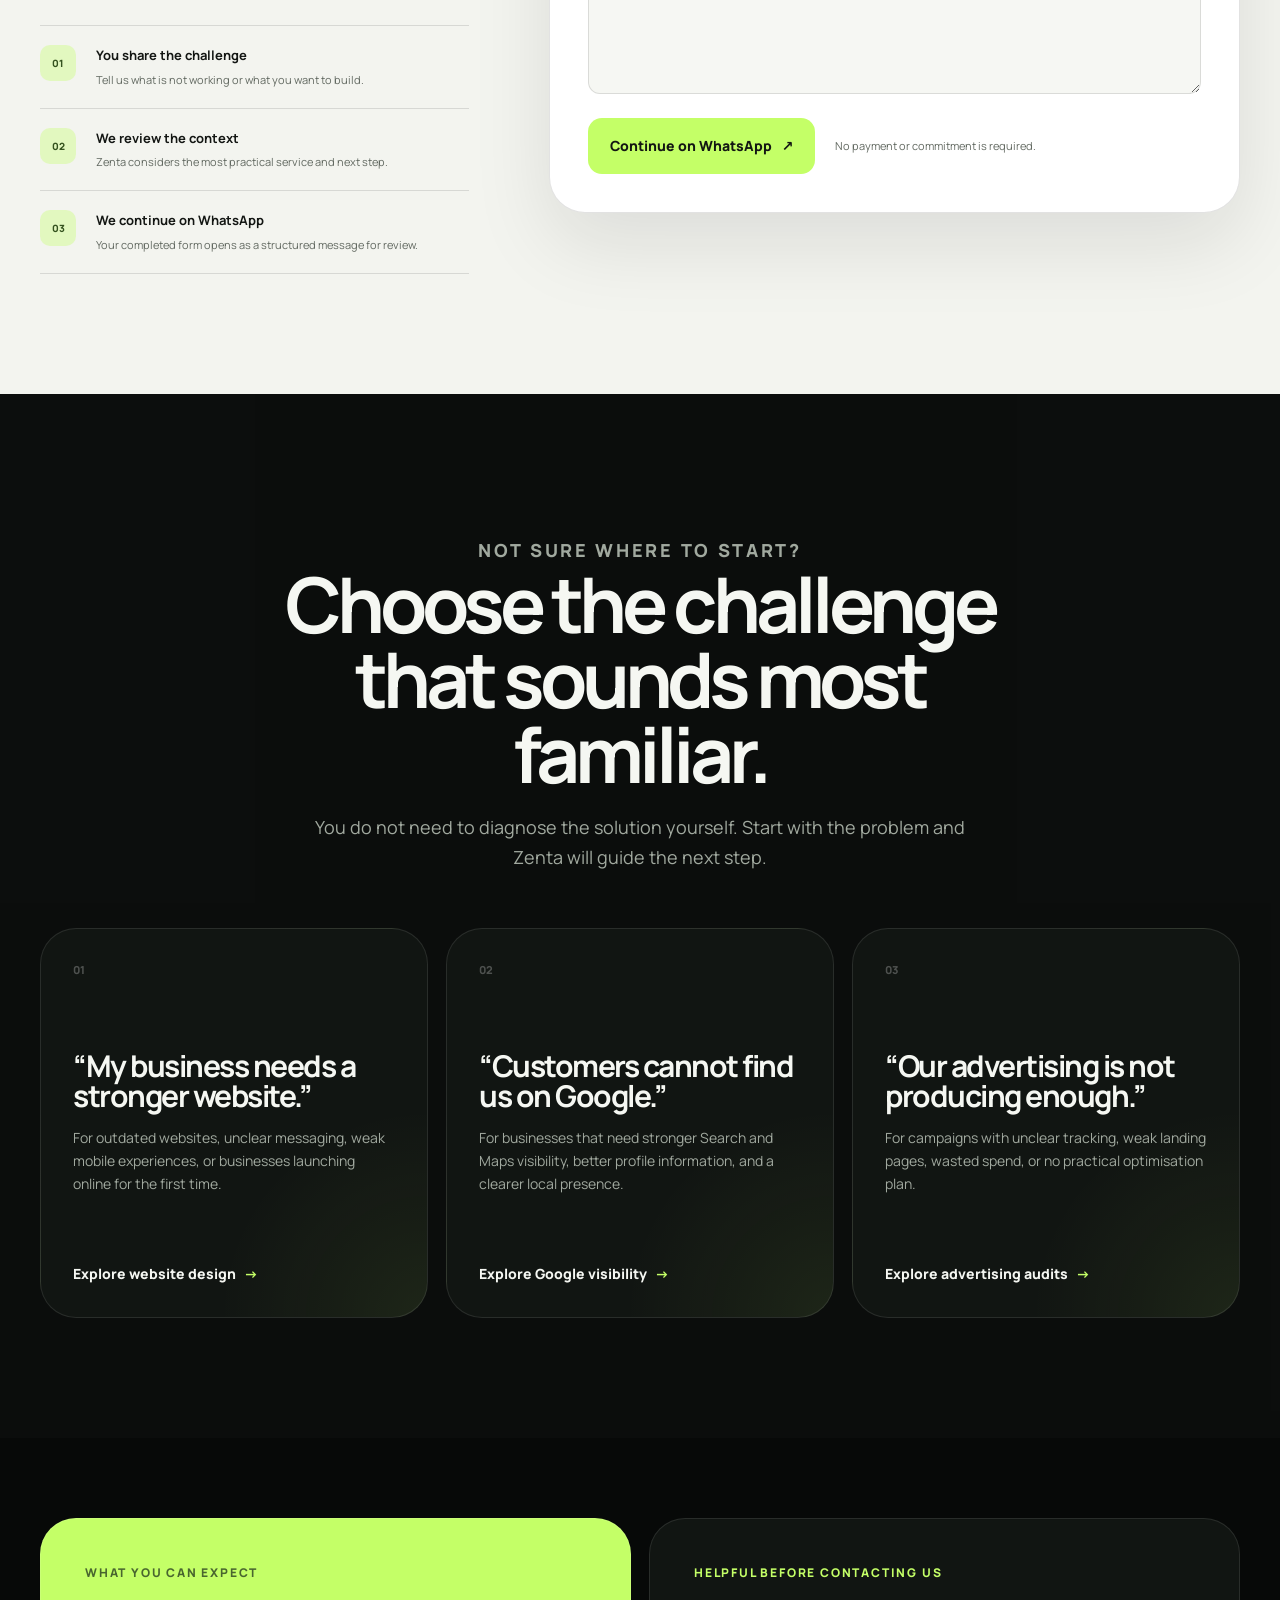
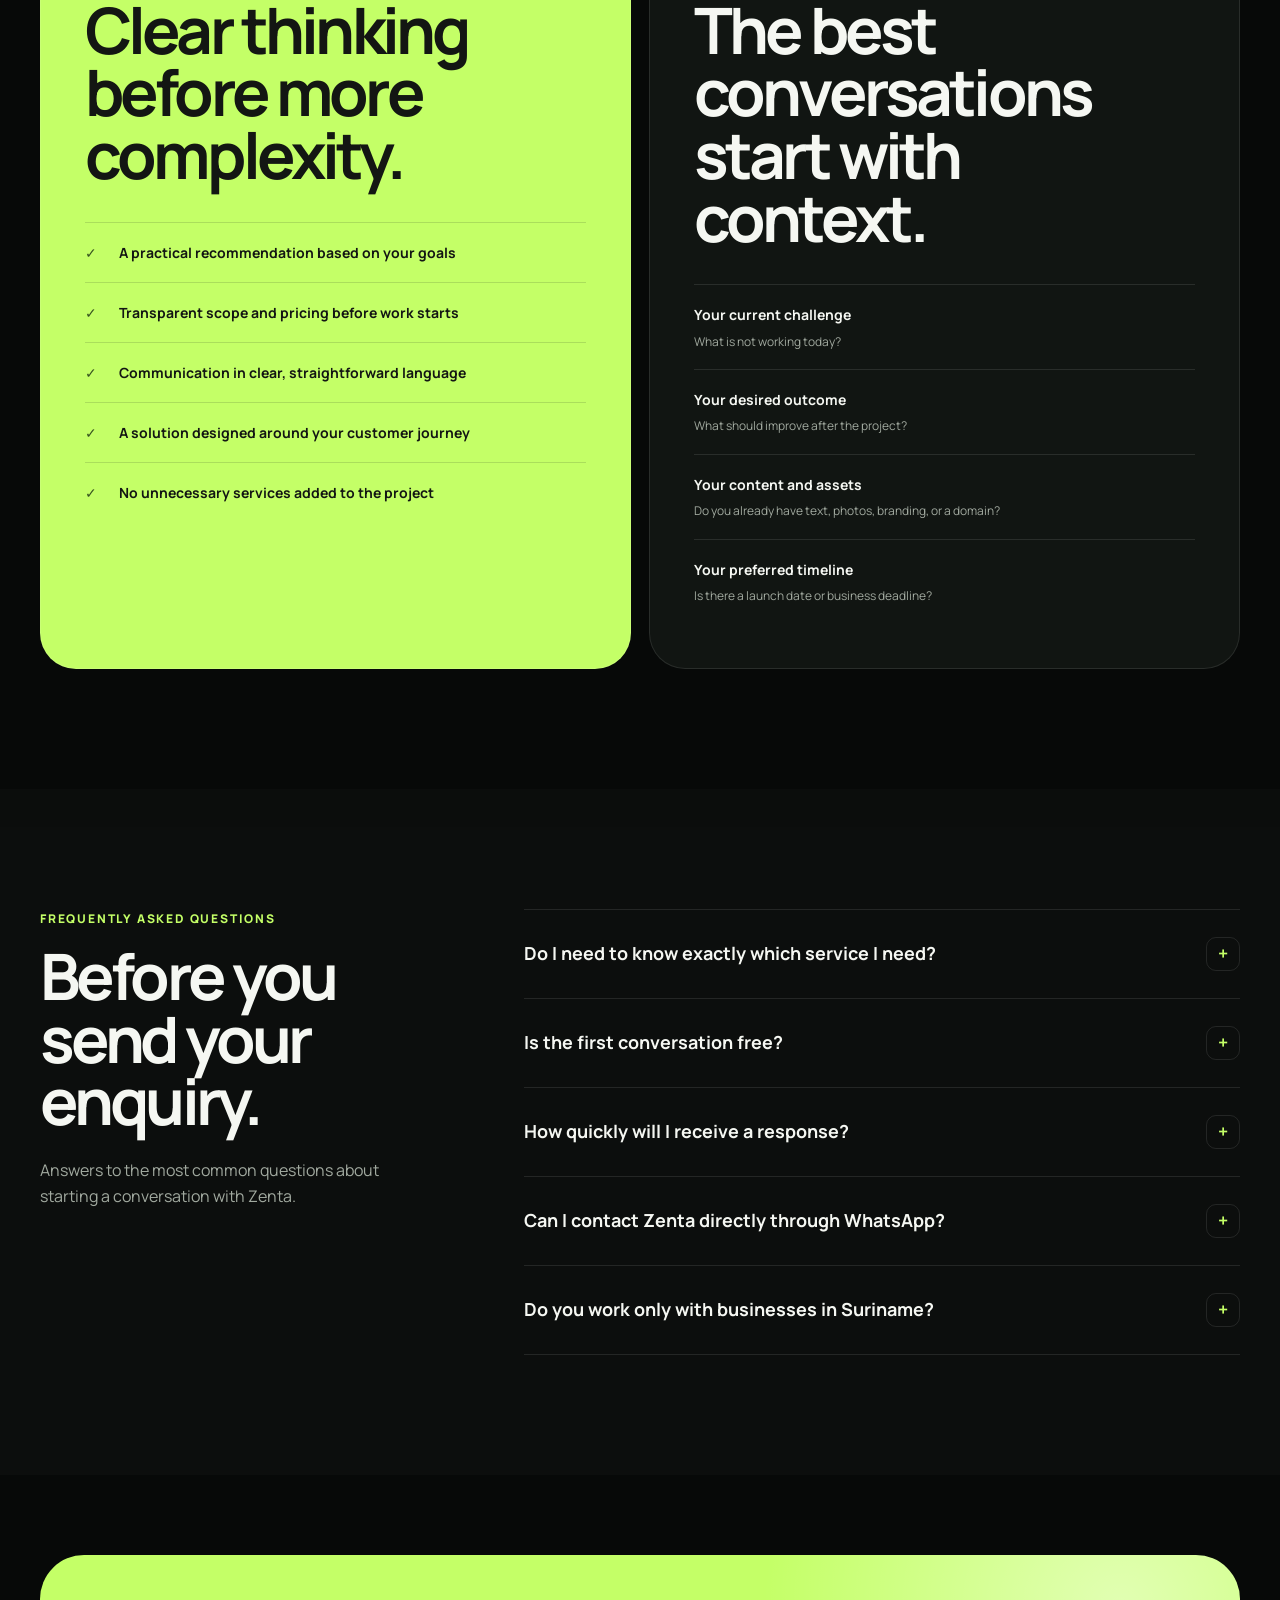
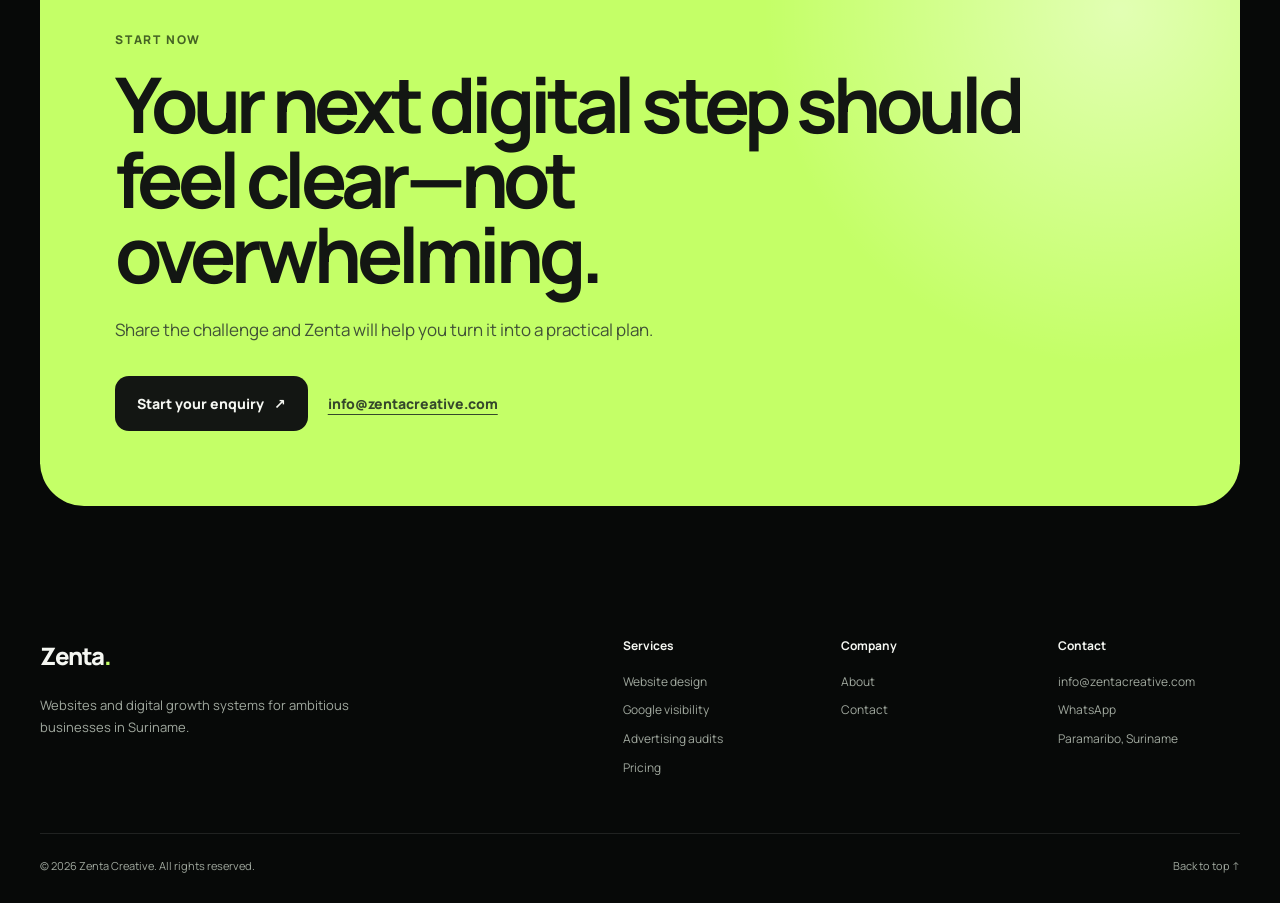
<file: contact.html>
<!DOCTYPE html>
<html lang="en-SR">
<head>
  <meta charset="UTF-8" />
  <meta name="viewport" content="width=device-width, initial-scale=1.0" />
  <title>Contact Zenta Creative | Start Your Project</title>
  <meta name="description" content="Contact Zenta Creative to discuss website design, Google visibility, advertising audits, or website care for your business in Suriname." />
  <meta name="robots" content="index, follow" />
  <meta name="theme-color" content="#070908" />
  <link rel="canonical" href="https://zentacreative.com/contact.html" />
  <meta property="og:type" content="website" />
  <meta property="og:locale" content="en_SR" />
  <meta property="og:site_name" content="Zenta Creative" />
  <meta property="og:url" content="https://zentacreative.com/contact.html" />
  <meta property="og:title" content="Contact Zenta Creative | Start Your Project" />
  <meta property="og:description" content="Tell Zenta what you want to improve and receive a practical recommendation for your next digital step." />
  <link rel="icon" href="favicon.svg" type="image/svg+xml" />
  <link rel="stylesheet" href="style.css" />
  <link rel="stylesheet" href="contact.css" />
  <link rel="preconnect" href="https://fonts.googleapis.com" />
  <link rel="preconnect" href="https://fonts.gstatic.com" crossorigin />
  <link href="https://fonts.googleapis.com/css2?family=Manrope:wght@400;500;600;700;800&family=Playfair+Display:ital,wght@0,600;1,600&display=swap" rel="stylesheet" />
  <script>document.documentElement.classList.add("js");</script>
  <script type="application/ld+json">
  {
    "@context":"https://schema.org",
    "@type":"ContactPage",
    "name":"Contact Zenta Creative",
    "url":"https://zentacreative.com/contact.html",
    "mainEntity":{
      "@type":"Organization",
      "name":"Zenta Creative",
      "email":"info@zentacreative.com",
      "areaServed":"Suriname",
      "url":"https://zentacreative.com/"
    }
  }
  </script>
</head>
<body class="contact-page">
  <a class="skip-link" href="#main-content">Skip to main content</a>
  <div class="site-background" aria-hidden="true"><div class="background-grid"></div><div class="background-glow glow-one"></div><div class="background-glow glow-two"></div></div>

  <nav class="nav" id="nav" aria-label="Main navigation">
    <a class="logo" href="index.html" aria-label="Zenta Creative homepage">Zenta<span>.</span></a>
    <div class="nav-links" id="navLinks">
      <a href="website-design.html">Websites</a>
      <a href="google-visibility.html">Google visibility</a>
      <a href="ads-audit.html">Ads audit</a>
      <a href="pricing.html">Pricing</a>
      <a href="about.html">About</a>
      <a class="is-active" href="contact.html" aria-current="page">Contact</a>
      <div class="language-switch" aria-label="Language selector"><span aria-current="page">EN</span><a href="/nl/contact.html" lang="nl-SR">NL</a></div>
      <a class="nav-cta" href="#project-form">Start a project</a>
    </div>
    <button class="menu-button" id="menuButton" type="button" aria-label="Open navigation menu" aria-controls="navLinks" aria-expanded="false"><span></span><span></span></button>
  </nav>

  <main id="main-content">
    <header class="contact-hero" id="top">
      <div class="container contact-hero-grid">
        <div class="contact-hero-content">
          <p class="eyebrow reveal">Start a practical conversation</p>
          <h1 class="reveal">Tell us where your business <span class="serif">needs to go next.</span></h1>
          <p class="contact-hero-copy reveal">Whether you need a stronger website, better Google visibility, or clarity around your advertising, Zenta will help you identify the most practical next step.</p>
          <div class="hero-actions reveal">
            <a class="button button-primary" href="#project-form">Start your enquiry <span aria-hidden="true">↗</span></a>
            <a class="button button-secondary" href="https://wa.me/5978877663" target="_blank" rel="noopener noreferrer">Message on WhatsApp</a>
          </div>
          <div class="contact-proof reveal">
            <div><strong>No-pressure conversation</strong><span>Clear advice before any commitment</span></div>
            <div><strong>Practical recommendations</strong><span>Start with what your business actually needs</span></div>
            <div><strong>Local communication</strong><span>Built for businesses in Suriname</span></div>
          </div>
        </div>

        <aside class="contact-card reveal-right" aria-label="Zenta contact details">
          <span class="contact-card-label">Contact Zenta</span>
          <h2>Let’s turn your next idea into a clear plan.</h2>
          <div class="contact-methods">
            <a href="https://wa.me/5978877663" target="_blank" rel="noopener noreferrer"><span>01</span><div><small>WhatsApp</small><strong>Start a conversation</strong></div><b>↗</b></a>
            <a href="mailto:info@zentacreative.com"><span>02</span><div><small>Email</small><strong>info@zentacreative.com</strong></div><b>↗</b></a>
            <div><span>03</span><div><small>Location</small><strong>Paramaribo, Suriname</strong></div></div>
          </div>
          <p>Typical response: within one business day.</p>
        </aside>
      </div>
    </header>

    <section class="section enquiry-section" id="project-form">
      <div class="container enquiry-layout">
        <div class="enquiry-intro reveal-left">
          <p class="kicker">Project enquiry</p>
          <h2>Give us enough context to guide you properly.</h2>
          <p class="large-copy">The more clearly you describe the current challenge, the easier it is to recommend the right service, scope, and starting point.</p>
          <div class="what-happens-next">
            <div><span>01</span><div><strong>You share the challenge</strong><small>Tell us what is not working or what you want to build.</small></div></div>
            <div><span>02</span><div><strong>We review the context</strong><small>Zenta considers the most practical service and next step.</small></div></div>
            <div><span>03</span><div><strong>We continue on WhatsApp</strong><small>Your completed form opens as a structured message for review.</small></div></div>
          </div>
        </div>

        <form class="project-form reveal-right" id="projectForm" novalidate>
          <div class="form-heading"><span>Project brief</span><strong>Start your enquiry</strong></div>
          <div class="form-grid">
            <label class="form-field"><span>Your name</span><input id="name" name="name" type="text" autocomplete="name" required /><small class="field-error">Please enter your name.</small></label>
            <label class="form-field"><span>Business name</span><input id="business" name="business" type="text" autocomplete="organization" required /><small class="field-error">Please enter your business name.</small></label>
            <label class="form-field"><span>Phone or email</span><input id="contact" name="contact" type="text" required /><small class="field-error">Please enter a phone number or email.</small></label>
            <label class="form-field"><span>What do you need?</span><select id="service" name="service" required><option value="">Choose a service</option><option>Website strategy and design</option><option>Website redesign</option><option>Google visibility</option><option>Advertising audit</option><option>Website care plan</option><option>Not sure yet</option></select><small class="field-error">Please choose a service.</small></label>
            <label class="form-field"><span>Current website</span><input id="website" name="website" type="url" placeholder="https://" /></label>
            <label class="form-field"><span>Preferred timeline</span><select id="timeline" name="timeline" required><option value="">Choose a timeline</option><option>As soon as possible</option><option>Within 1 month</option><option>Within 2–3 months</option><option>Still exploring</option></select><small class="field-error">Please choose a timeline.</small></label>
            <label class="form-field form-field-full"><span>What would you like to improve or achieve?</span><textarea id="goal" name="goal" rows="6" required placeholder="Describe the current problem, the result you want, and any important requirements."></textarea><small class="field-error">Please describe your goal.</small></label>
          </div>
          <div class="form-actions project-form-actions"><button class="button button-primary" type="submit">Continue on WhatsApp <span aria-hidden="true">↗</span></button><p>No payment or commitment is required.</p></div>
        </form>
      </div>
    </section>

    <section class="section service-choice-section" aria-labelledby="serviceChoiceTitle">
      <div class="container">
        <div class="section-heading centered reveal"><p class="kicker">Not sure where to start?</p><h2 id="serviceChoiceTitle">Choose the challenge that sounds most familiar.</h2><p>You do not need to diagnose the solution yourself. Start with the problem and Zenta will guide the next step.</p></div>
        <div class="service-choice-grid">
          <article class="service-choice-card reveal"><span>01</span><h3>“My business needs a stronger website.”</h3><p>For outdated websites, unclear messaging, weak mobile experiences, or businesses launching online for the first time.</p><a class="text-link" href="website-design.html">Explore website design <span>→</span></a></article>
          <article class="service-choice-card reveal"><span>02</span><h3>“Customers cannot find us on Google.”</h3><p>For businesses that need stronger Search and Maps visibility, better profile information, and a clearer local presence.</p><a class="text-link" href="google-visibility.html">Explore Google visibility <span>→</span></a></article>
          <article class="service-choice-card reveal"><span>03</span><h3>“Our advertising is not producing enough.”</h3><p>For campaigns with unclear tracking, weak landing pages, wasted spend, or no practical optimisation plan.</p><a class="text-link" href="ads-audit.html">Explore advertising audits <span>→</span></a></article>
        </div>
      </div>
    </section>

    <section class="section expectations-section">
      <div class="container expectations-grid">
        <div class="expectations-panel expectations-good reveal-left"><p class="kicker">What you can expect</p><h2>Clear thinking before more complexity.</h2><ul><li>A practical recommendation based on your goals</li><li>Transparent scope and pricing before work starts</li><li>Communication in clear, straightforward language</li><li>A solution designed around your customer journey</li><li>No unnecessary services added to the project</li></ul></div>
        <div class="expectations-panel reveal-right"><p class="kicker">Helpful before contacting us</p><h2>The best conversations start with context.</h2><div class="context-list"><div><strong>Your current challenge</strong><span>What is not working today?</span></div><div><strong>Your desired outcome</strong><span>What should improve after the project?</span></div><div><strong>Your content and assets</strong><span>Do you already have text, photos, branding, or a domain?</span></div><div><strong>Your preferred timeline</strong><span>Is there a launch date or business deadline?</span></div></div></div>
      </div>
    </section>

    <section class="section faq-section" aria-labelledby="faqTitle">
      <div class="container faq-layout">
        <div class="faq-intro reveal-left"><p class="kicker">Frequently asked questions</p><h2 id="faqTitle">Before you send your enquiry.</h2><p>Answers to the most common questions about starting a conversation with Zenta.</p></div>
        <div class="faq-list reveal-right">
          <article class="faq-item"><button class="faq-question" type="button" aria-expanded="false"><span>Do I need to know exactly which service I need?</span><i aria-hidden="true">+</i></button><div class="faq-answer"><div><p>No. Choose “Not sure yet” and explain the current challenge. Zenta will recommend the most practical starting point.</p></div></div></article>
          <article class="faq-item"><button class="faq-question" type="button" aria-expanded="false"><span>Is the first conversation free?</span><i aria-hidden="true">+</i></button><div class="faq-answer"><div><p>Yes. The initial conversation is used to understand your goals, answer questions, and determine whether Zenta is the right fit.</p></div></div></article>
          <article class="faq-item"><button class="faq-question" type="button" aria-expanded="false"><span>How quickly will I receive a response?</span><i aria-hidden="true">+</i></button><div class="faq-answer"><div><p>Zenta typically responds within one business day. More detailed project recommendations may require a follow-up conversation.</p></div></div></article>
          <article class="faq-item"><button class="faq-question" type="button" aria-expanded="false"><span>Can I contact Zenta directly through WhatsApp?</span><i aria-hidden="true">+</i></button><div class="faq-answer"><div><p>Yes. You can message Zenta directly, but the project form helps organise the information needed to give you a more useful response.</p></div></div></article>
          <article class="faq-item"><button class="faq-question" type="button" aria-expanded="false"><span>Do you work only with businesses in Suriname?</span><i aria-hidden="true">+</i></button><div class="faq-answer"><div><p>Zenta is positioned primarily for businesses in Suriname, but suitable remote projects can also be discussed.</p></div></div></article>
        </div>
      </div>
    </section>

    <section class="final-cta contact-final-cta"><div class="container final-cta-inner reveal"><p class="kicker">Start now</p><h2>Your next digital step should feel clear—not overwhelming.</h2><p>Share the challenge and Zenta will help you turn it into a practical plan.</p><div class="final-actions"><a class="button button-dark" href="#project-form">Start your enquiry <span aria-hidden="true">↗</span></a><a class="final-email" href="mailto:info@zentacreative.com">info@zentacreative.com</a></div></div></section>
  </main>

  <footer class="footer">
    <div class="container footer-grid">
      <div class="footer-brand"><a class="logo" href="index.html">Zenta<span>.</span></a><p>Websites and digital growth systems for ambitious businesses in Suriname.</p></div>
      <div class="footer-links">
        <div><strong>Services</strong><a href="website-design.html">Website design</a><a href="google-visibility.html">Google visibility</a><a href="ads-audit.html">Advertising audits</a><a href="pricing.html">Pricing</a></div>
        <div><strong>Company</strong><a href="about.html">About</a><a href="contact.html">Contact</a></div>
        <div><strong>Contact</strong><a href="mailto:info@zentacreative.com">info@zentacreative.com</a><a href="https://wa.me/5978877663" target="_blank" rel="noopener noreferrer">WhatsApp</a><span>Paramaribo, Suriname</span></div>
      </div>
    </div>
    <div class="container footer-bottom"><span>© <span id="year"></span> Zenta Creative. All rights reserved.</span><a href="#top">Back to top ↑</a></div>
  </footer>

  <a class="floating-whatsapp" href="https://wa.me/5978877663" target="_blank" rel="noopener noreferrer" aria-label="Message Zenta Creative on WhatsApp"><span aria-hidden="true">●</span>Let’s talk</a>

  <script>
    const whatsappNumber = "5978877663";
    const nav = document.getElementById("nav");
    const menuButton = document.getElementById("menuButton");
    const navLinks = document.getElementById("navLinks");
    const projectForm = document.getElementById("projectForm");
    const faqQuestions = document.querySelectorAll(".faq-question");

    function closeMobileMenu(){navLinks.classList.remove("is-open");menuButton.setAttribute("aria-expanded","false");menuButton.setAttribute("aria-label","Open navigation menu");document.body.classList.remove("menu-open")}
    function validateField(field){const wrapper=field.closest(".form-field");const valid=field.checkValidity();wrapper.classList.toggle("has-error",!valid);return valid}

    menuButton.addEventListener("click",()=>{const isOpen=navLinks.classList.toggle("is-open");menuButton.setAttribute("aria-expanded",String(isOpen));menuButton.setAttribute("aria-label",isOpen?"Close navigation menu":"Open navigation menu");document.body.classList.toggle("menu-open",isOpen)});
    navLinks.querySelectorAll("a").forEach(link=>link.addEventListener("click",closeMobileMenu));
    window.addEventListener("scroll",()=>nav.classList.toggle("is-scrolled",window.scrollY>20));

    projectForm.querySelectorAll("input, select, textarea").forEach(field=>{field.addEventListener("blur",()=>validateField(field));field.addEventListener("input",()=>{if(field.closest(".form-field").classList.contains("has-error"))validateField(field)})});
    projectForm.addEventListener("submit",event=>{
      event.preventDefault();
      const fields=Array.from(projectForm.querySelectorAll("input[required], select[required], textarea[required]"));
      const valid=fields.map(validateField).every(Boolean);
      if(!valid){projectForm.querySelector(":invalid")?.focus();return}
      const name=document.getElementById("name").value.trim();
      const business=document.getElementById("business").value.trim();
      const contact=document.getElementById("contact").value.trim();
      const service=document.getElementById("service").value;
      const website=document.getElementById("website").value.trim()||"Not provided";
      const timeline=document.getElementById("timeline").value;
      const goal=document.getElementById("goal").value.trim();
      const message=["Hi Zenta, I would like to discuss a project.","",`Name: ${name}`,`Business: ${business}`,`Contact: ${contact}`,`Service: ${service}`,`Current website: ${website}`,`Preferred timeline: ${timeline}`,"","Project goal:",goal].join("\n");
      window.open(`https://wa.me/${whatsappNumber}?text=${encodeURIComponent(message)}`,"_blank","noopener,noreferrer");
    });

    faqQuestions.forEach(question=>question.addEventListener("click",()=>{const item=question.closest(".faq-item");const isOpen=item.classList.contains("is-open");document.querySelectorAll(".faq-item.is-open").forEach(openItem=>{openItem.classList.remove("is-open");openItem.querySelector(".faq-question").setAttribute("aria-expanded","false")});if(!isOpen){item.classList.add("is-open");question.setAttribute("aria-expanded","true")}}));

    const revealElements=document.querySelectorAll(".reveal,.reveal-left,.reveal-right");
    if("IntersectionObserver" in window){const observer=new IntersectionObserver(entries=>entries.forEach(entry=>{if(entry.isIntersecting){entry.target.classList.add("is-visible");observer.unobserve(entry.target)}}),{threshold:.1,rootMargin:"0px 0px -40px 0px"});revealElements.forEach(element=>observer.observe(element))}else{revealElements.forEach(element=>element.classList.add("is-visible"))}
    document.getElementById("year").textContent=new Date().getFullYear();
  </script>
</body>
</html>
</file>
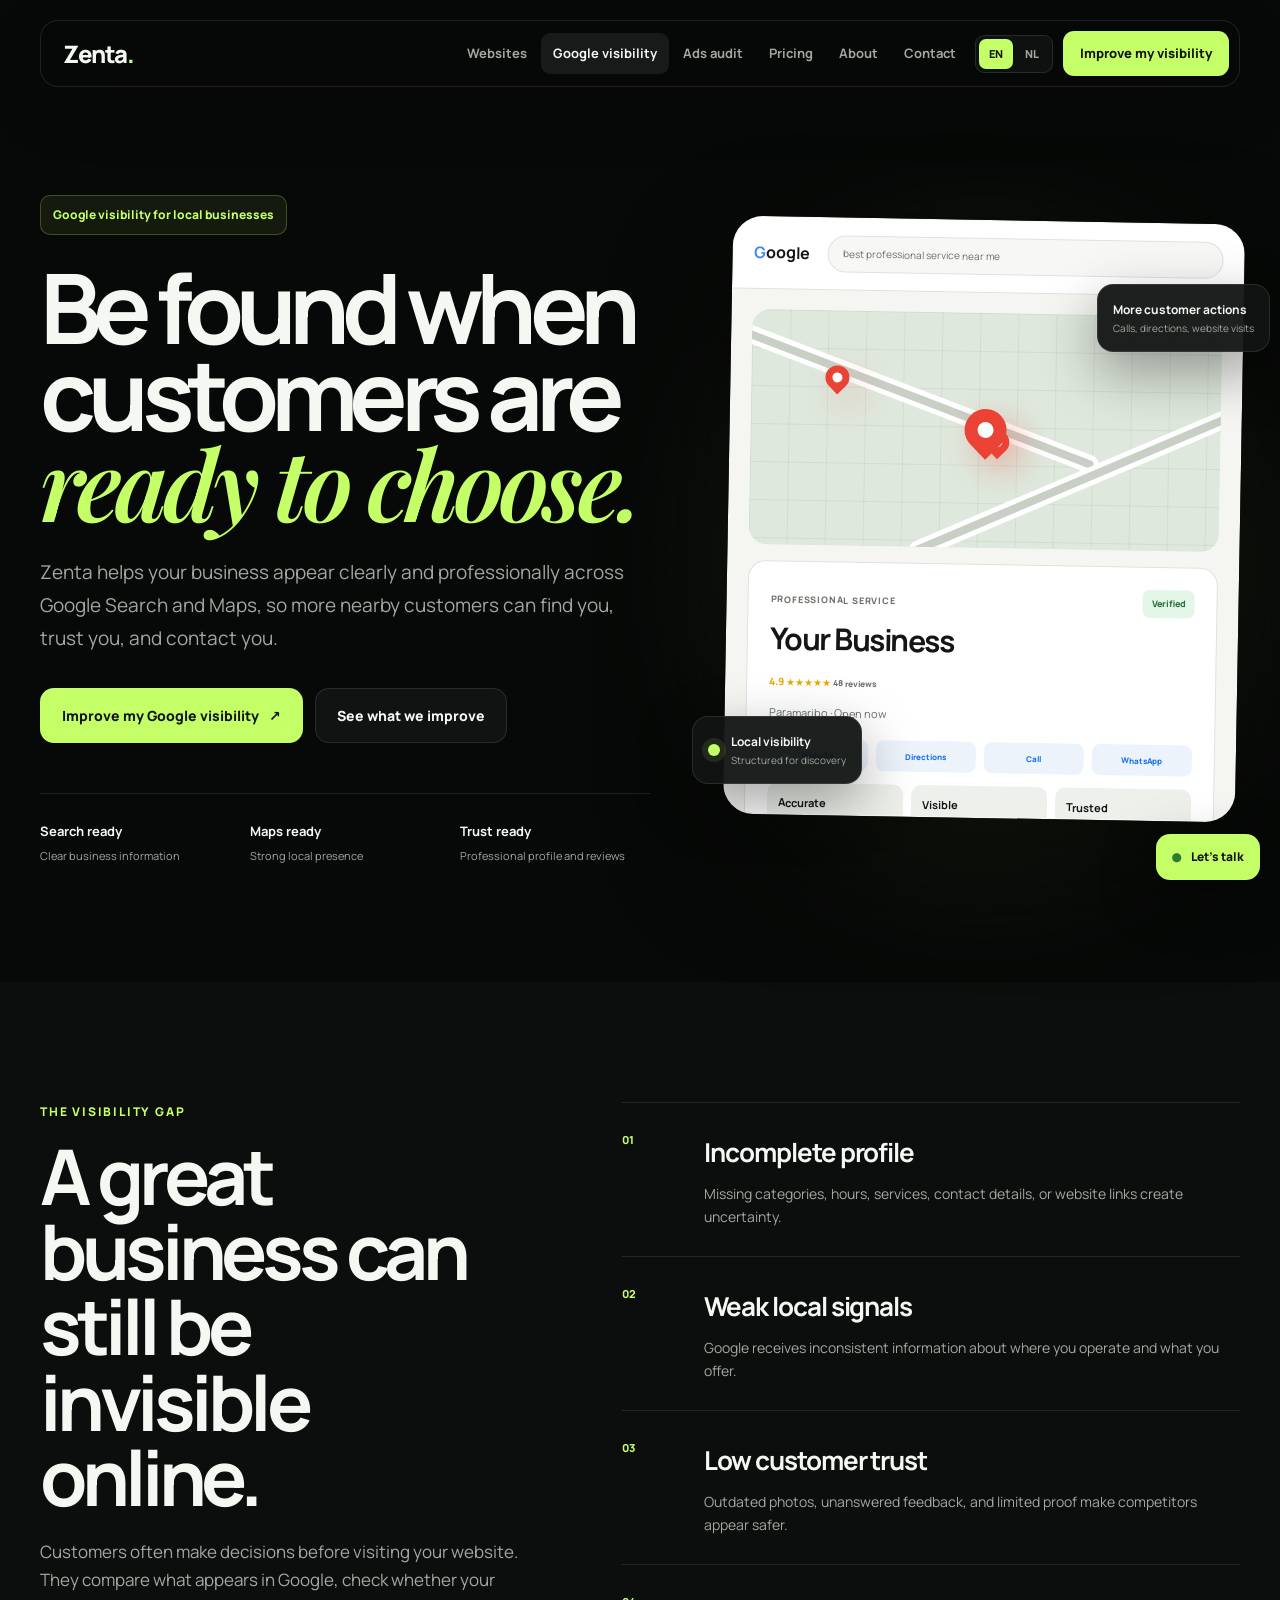
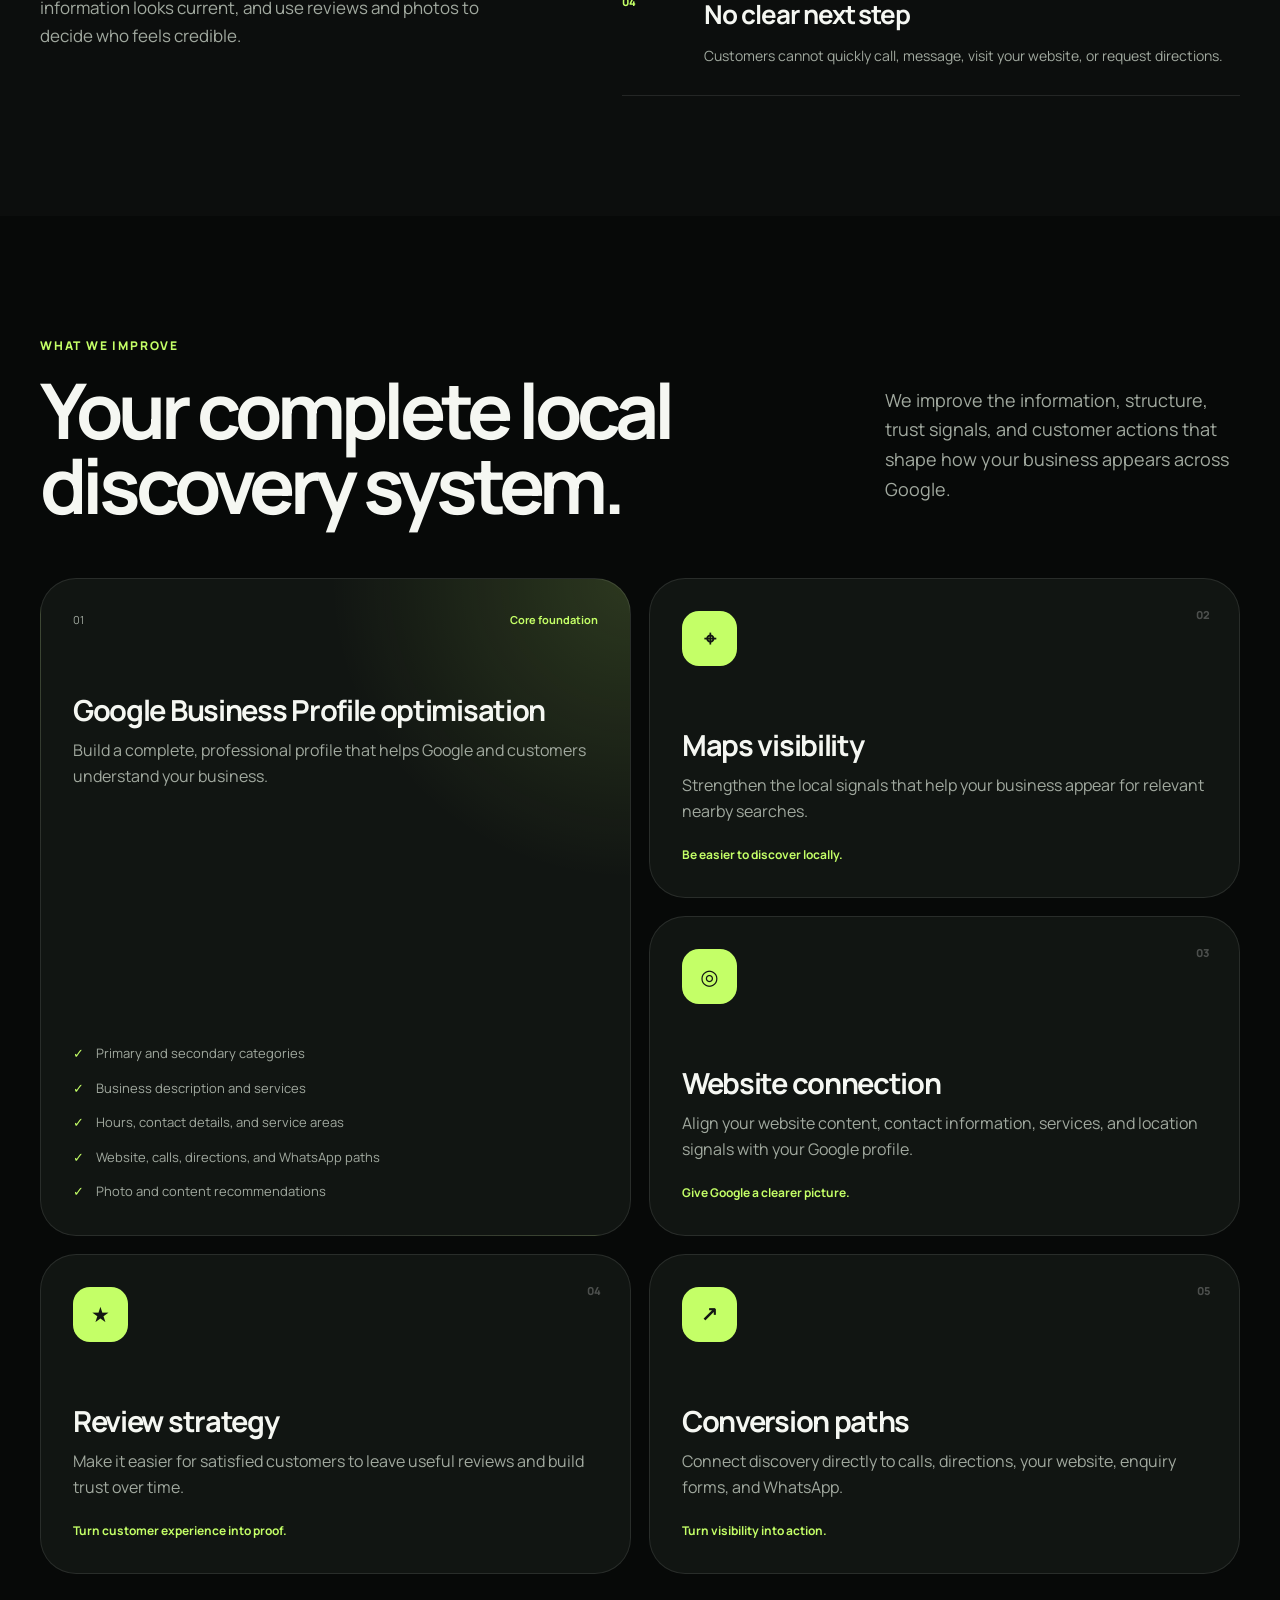
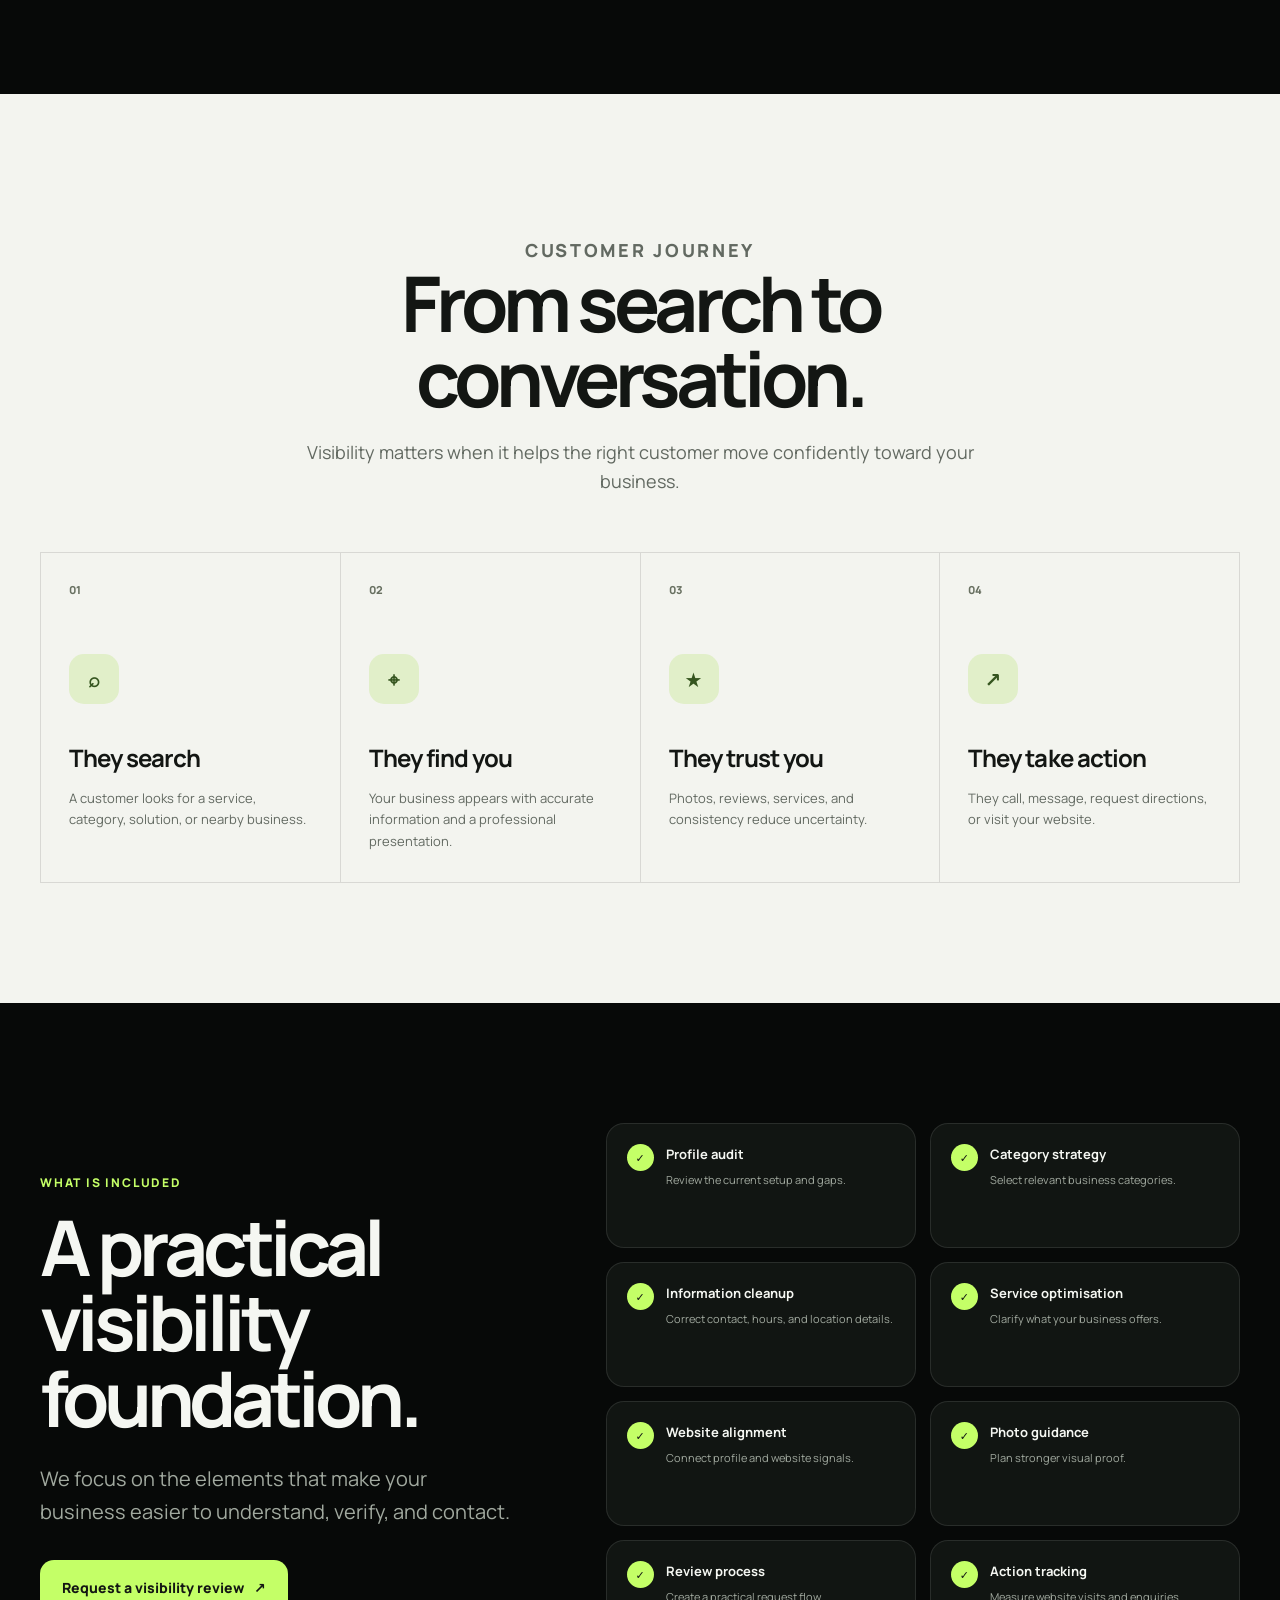
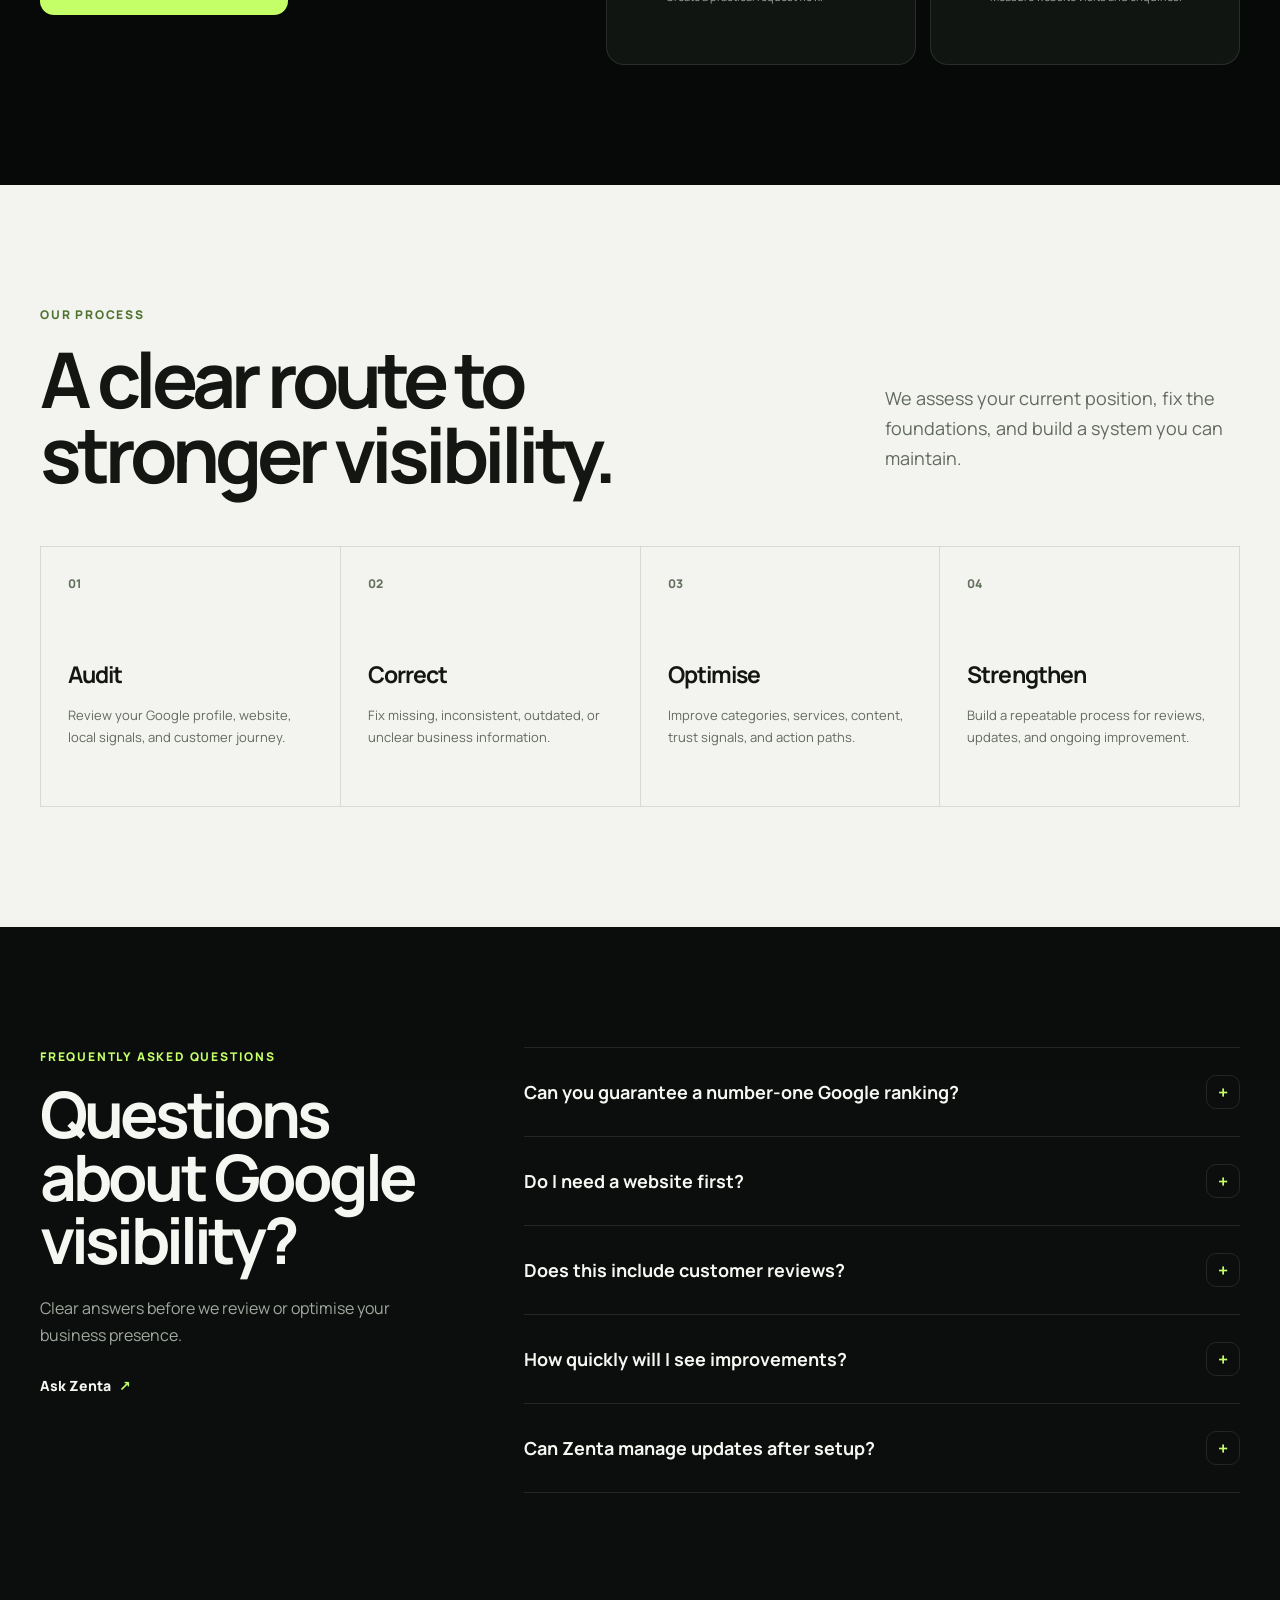
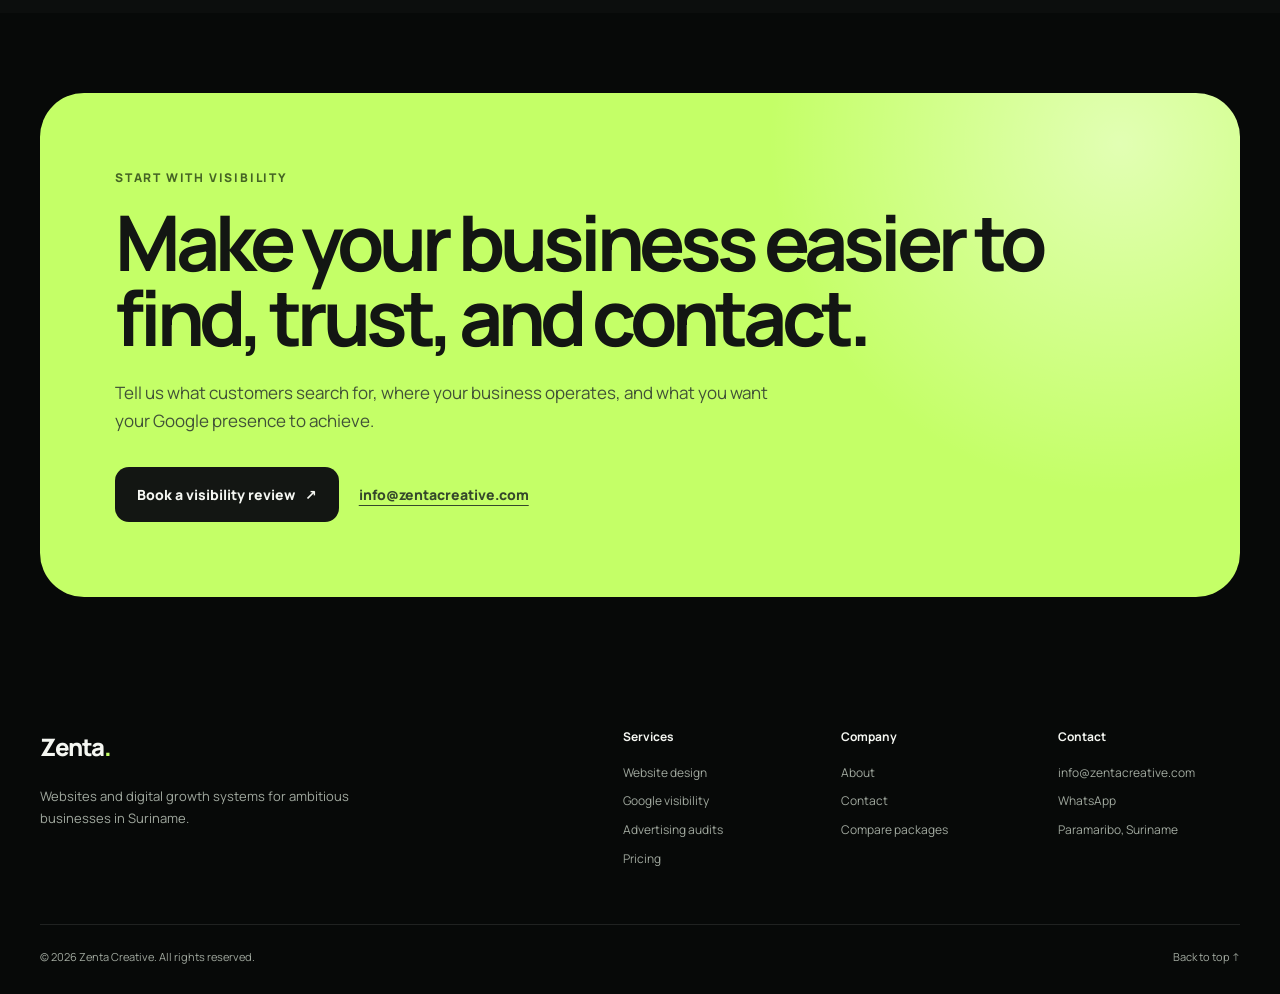
<file: google-visibility.html>
<!DOCTYPE html>
<html lang="en-SR">
<head>
  <meta charset="UTF-8" />
  <meta name="viewport" content="width=device-width, initial-scale=1.0" />
  <title>Google Visibility in Suriname | Zenta Creative</title>
  <meta name="description" content="Help customers find, trust, and contact your business through Google Search and Maps with Zenta Creative's local visibility service in Suriname." />
  <meta name="robots" content="index, follow" />
  <meta name="theme-color" content="#070908" />
  <link rel="canonical" href="https://zentacreative.com/google-visibility.html" />
  <meta property="og:type" content="website" />
  <meta property="og:locale" content="en_SR" />
  <meta property="og:site_name" content="Zenta Creative" />
  <meta property="og:url" content="https://zentacreative.com/google-visibility.html" />
  <meta property="og:title" content="Google Visibility in Suriname | Zenta Creative" />
  <meta property="og:description" content="A stronger Google presence for businesses that want to be found, trusted, and contacted." />
  <link rel="icon" href="favicon.svg" type="image/svg+xml" />
  <link rel="stylesheet" href="style.css" />
  <link rel="stylesheet" href="google-visibility.css" />
  <link rel="preconnect" href="https://fonts.googleapis.com" />
  <link rel="preconnect" href="https://fonts.gstatic.com" crossorigin />
  <link href="https://fonts.googleapis.com/css2?family=Manrope:wght@400;500;600;700;800&family=Playfair+Display:ital,wght@0,600;1,600&display=swap" rel="stylesheet" />
  <script>document.documentElement.classList.add("js");</script>
  <script type="application/ld+json">
  {
    "@context":"https://schema.org",
    "@type":"Service",
    "name":"Google Visibility and Local SEO",
    "provider":{"@type":"Organization","name":"Zenta Creative","url":"https://zentacreative.com/"},
    "areaServed":{"@type":"Country","name":"Suriname"},
    "serviceType":"Google Business Profile optimisation, local SEO, Google Maps visibility, and review strategy",
    "url":"https://zentacreative.com/google-visibility.html"
  }
  </script>
</head>
<body class="google-visibility-page">
  <a class="skip-link" href="#main-content">Skip to main content</a>
  <div class="site-background" aria-hidden="true">
    <div class="background-grid"></div><div class="background-glow glow-one"></div><div class="background-glow glow-two"></div>
  </div>

  <nav class="nav" id="nav" aria-label="Main navigation">
    <a class="logo" href="index.html" aria-label="Zenta Creative homepage">Zenta<span>.</span></a>
    <div class="nav-links" id="navLinks">
      <a href="website-design.html">Websites</a>
      <a class="is-active" href="google-visibility.html" aria-current="page">Google visibility</a>
      <a href="ads-audit.html">Ads audit</a>
      <a href="pricing.html">Pricing</a>
      <a href="about.html">About</a>
      <a href="contact.html">Contact</a>
      <div class="language-switch" aria-label="Language selector"><span aria-current="page">EN</span><a href="/nl/google-visibility.html" lang="nl-SR">NL</a></div>
      <button class="nav-cta js-open-contact" type="button" data-service="Google visibility">Improve my visibility</button>
    </div>
    <button class="menu-button" id="menuButton" type="button" aria-label="Open navigation menu" aria-controls="navLinks" aria-expanded="false"><span></span><span></span></button>
  </nav>

  <main id="main-content">
    <header class="visibility-hero" id="top">
      <div class="container visibility-hero-grid">
        <div class="visibility-hero-content">
          <p class="eyebrow reveal">Google visibility for local businesses</p>
          <h1 class="reveal">Be found when customers are <span class="serif">ready to choose.</span></h1>
          <p class="visibility-hero-copy reveal">Zenta helps your business appear clearly and professionally across Google Search and Maps, so more nearby customers can find you, trust you, and contact you.</p>
          <div class="hero-actions reveal">
            <button class="button button-primary js-open-contact" type="button" data-service="Google visibility">Improve my Google visibility <span aria-hidden="true">↗</span></button>
            <a class="button button-secondary" href="#visibility-audit">See what we improve</a>
          </div>
          <div class="visibility-proof reveal">
            <div><strong>Search ready</strong><span>Clear business information</span></div>
            <div><strong>Maps ready</strong><span>Strong local presence</span></div>
            <div><strong>Trust ready</strong><span>Professional profile and reviews</span></div>
          </div>
        </div>

        <div class="search-stage reveal-right" aria-label="Google business visibility preview">
          <div class="search-glow"></div>
          <div class="search-window">
            <div class="search-topbar"><span class="google-mini"><i>G</i>oogle</span><div class="search-query">best professional service near me</div></div>
            <div class="search-content">
              <div class="map-card">
                <div class="map-grid"></div><div class="map-line map-line-one"></div><div class="map-line map-line-two"></div><div class="map-pin map-pin-one"></div><div class="map-pin map-pin-two"></div><div class="map-pin map-pin-main"></div>
              </div>
              <article class="profile-result">
                <div class="profile-result-top"><div><span class="profile-type">Professional service</span><h2>Your Business</h2><span class="stars">4.9 ★★★★★ <small>48 reviews</small></span></div><span class="verified-pill">Verified</span></div>
                <p>Paramaribo · Open now</p>
                <div class="result-actions"><span>Website</span><span>Directions</span><span>Call</span><span>WhatsApp</span></div>
                <div class="result-highlights"><div><strong>Accurate</strong><span>Business details</span></div><div><strong>Visible</strong><span>Local searches</span></div><div><strong>Trusted</strong><span>Customer proof</span></div></div>
              </article>
            </div>
          </div>
          <div class="visibility-chip chip-ranking"><span class="status-dot"></span><div><strong>Local visibility</strong><small>Structured for discovery</small></div></div>
          <div class="visibility-chip chip-actions"><strong>More customer actions</strong><small>Calls, directions, website visits</small></div>
        </div>
      </div>
    </header>

    <section class="section search-problem-section">
      <div class="container problem-layout">
        <div class="problem-intro reveal-left">
          <p class="kicker">The visibility gap</p>
          <h2>A great business can still be invisible online.</h2>
          <p>Customers often make decisions before visiting your website. They compare what appears in Google, check whether your information looks current, and use reviews and photos to decide who feels credible.</p>
        </div>
        <div class="problem-list reveal-right">
          <article><span>01</span><div><h3>Incomplete profile</h3><p>Missing categories, hours, services, contact details, or website links create uncertainty.</p></div></article>
          <article><span>02</span><div><h3>Weak local signals</h3><p>Google receives inconsistent information about where you operate and what you offer.</p></div></article>
          <article><span>03</span><div><h3>Low customer trust</h3><p>Outdated photos, unanswered feedback, and limited proof make competitors appear safer.</p></div></article>
          <article><span>04</span><div><h3>No clear next step</h3><p>Customers cannot quickly call, message, visit your website, or request directions.</p></div></article>
        </div>
      </div>
    </section>

    <section class="section visibility-audit-section" id="visibility-audit">
      <div class="container">
        <div class="section-heading split-heading reveal">
          <div><p class="kicker">What we improve</p><h2>Your complete local discovery system.</h2></div>
          <p>We improve the information, structure, trust signals, and customer actions that shape how your business appears across Google.</p>
        </div>
        <div class="visibility-system-grid">
          <article class="system-card system-card-featured reveal">
            <div class="system-card-top"><span>01</span><strong>Core foundation</strong></div>
            <h3>Google Business Profile optimisation</h3>
            <p>Build a complete, professional profile that helps Google and customers understand your business.</p>
            <ul><li>Primary and secondary categories</li><li>Business description and services</li><li>Hours, contact details, and service areas</li><li>Website, calls, directions, and WhatsApp paths</li><li>Photo and content recommendations</li></ul>
          </article>
          <article class="system-card reveal"><span class="system-number">02</span><div class="system-icon">⌖</div><h3>Maps visibility</h3><p>Strengthen the local signals that help your business appear for relevant nearby searches.</p><strong>Be easier to discover locally.</strong></article>
          <article class="system-card reveal"><span class="system-number">03</span><div class="system-icon">◎</div><h3>Website connection</h3><p>Align your website content, contact information, services, and location signals with your Google profile.</p><strong>Give Google a clearer picture.</strong></article>
          <article class="system-card reveal"><span class="system-number">04</span><div class="system-icon">★</div><h3>Review strategy</h3><p>Make it easier for satisfied customers to leave useful reviews and build trust over time.</p><strong>Turn customer experience into proof.</strong></article>
          <article class="system-card reveal"><span class="system-number">05</span><div class="system-icon">↗</div><h3>Conversion paths</h3><p>Connect discovery directly to calls, directions, your website, enquiry forms, and WhatsApp.</p><strong>Turn visibility into action.</strong></article>
        </div>
      </div>
    </section>

    <section class="section journey-section">
      <div class="container">
        <div class="section-heading centered reveal"><p class="kicker">Customer journey</p><h2>From search to conversation.</h2><p>Visibility matters when it helps the right customer move confidently toward your business.</p></div>
        <div class="search-journey">
          <article class="reveal"><span>01</span><div class="journey-symbol">⌕</div><h3>They search</h3><p>A customer looks for a service, category, solution, or nearby business.</p></article>
          <article class="reveal"><span>02</span><div class="journey-symbol">⌖</div><h3>They find you</h3><p>Your business appears with accurate information and a professional presentation.</p></article>
          <article class="reveal"><span>03</span><div class="journey-symbol">★</div><h3>They trust you</h3><p>Photos, reviews, services, and consistency reduce uncertainty.</p></article>
          <article class="reveal"><span>04</span><div class="journey-symbol">↗</div><h3>They take action</h3><p>They call, message, request directions, or visit your website.</p></article>
        </div>
      </div>
    </section>

    <section class="section deliverables-section">
      <div class="container deliverables-layout">
        <div class="deliverables-content reveal-left">
          <p class="kicker">What is included</p>
          <h2>A practical visibility foundation.</h2>
          <p class="large-copy">We focus on the elements that make your business easier to understand, verify, and contact.</p>
          <button class="button button-primary js-open-contact" type="button" data-service="Google visibility">Request a visibility review <span aria-hidden="true">↗</span></button>
        </div>
        <div class="deliverables-grid reveal-right">
          <div><span>✓</span><div><strong>Profile audit</strong><small>Review the current setup and gaps.</small></div></div>
          <div><span>✓</span><div><strong>Category strategy</strong><small>Select relevant business categories.</small></div></div>
          <div><span>✓</span><div><strong>Information cleanup</strong><small>Correct contact, hours, and location details.</small></div></div>
          <div><span>✓</span><div><strong>Service optimisation</strong><small>Clarify what your business offers.</small></div></div>
          <div><span>✓</span><div><strong>Website alignment</strong><small>Connect profile and website signals.</small></div></div>
          <div><span>✓</span><div><strong>Photo guidance</strong><small>Plan stronger visual proof.</small></div></div>
          <div><span>✓</span><div><strong>Review process</strong><small>Create a practical request flow.</small></div></div>
          <div><span>✓</span><div><strong>Action tracking</strong><small>Measure website visits and enquiries.</small></div></div>
        </div>
      </div>
    </section>

    <section class="section process-section visibility-process">
      <div class="container">
        <div class="section-heading split-heading reveal"><div><p class="kicker">Our process</p><h2>A clear route to stronger visibility.</h2></div><p>We assess your current position, fix the foundations, and build a system you can maintain.</p></div>
        <div class="compact-process">
          <article class="reveal"><span>01</span><h3>Audit</h3><p>Review your Google profile, website, local signals, and customer journey.</p></article>
          <article class="reveal"><span>02</span><h3>Correct</h3><p>Fix missing, inconsistent, outdated, or unclear business information.</p></article>
          <article class="reveal"><span>03</span><h3>Optimise</h3><p>Improve categories, services, content, trust signals, and action paths.</p></article>
          <article class="reveal"><span>04</span><h3>Strengthen</h3><p>Build a repeatable process for reviews, updates, and ongoing improvement.</p></article>
        </div>
      </div>
    </section>

    <section class="section faq-section visibility-faq" aria-labelledby="faqTitle">
      <div class="container faq-layout">
        <div class="faq-intro reveal-left"><p class="kicker">Frequently asked questions</p><h2 id="faqTitle">Questions about Google visibility?</h2><p>Clear answers before we review or optimise your business presence.</p><button class="text-button js-open-contact" type="button" data-service="Google visibility">Ask Zenta <span aria-hidden="true">↗</span></button></div>
        <div class="faq-list reveal-right">
          <article class="faq-item"><button class="faq-question" type="button" aria-expanded="false"><span>Can you guarantee a number-one Google ranking?</span><i aria-hidden="true">+</i></button><div class="faq-answer"><div><p>No ethical provider can guarantee a specific ranking. Zenta improves the factors you can control: profile quality, consistency, relevance, website alignment, trust signals, and customer actions.</p></div></div></article>
          <article class="faq-item"><button class="faq-question" type="button" aria-expanded="false"><span>Do I need a website first?</span><i aria-hidden="true">+</i></button><div class="faq-answer"><div><p>A website is strongly recommended because it gives Google and customers a deeper source of information. We can still improve your Google Business Profile if your website is not ready yet.</p></div></div></article>
          <article class="faq-item"><button class="faq-question" type="button" aria-expanded="false"><span>Does this include customer reviews?</span><i aria-hidden="true">+</i></button><div class="faq-answer"><div><p>We help create a compliant process for requesting reviews from real customers. We do not create, purchase, or manipulate reviews.</p></div></div></article>
          <article class="faq-item"><button class="faq-question" type="button" aria-expanded="false"><span>How quickly will I see improvements?</span><i aria-hidden="true">+</i></button><div class="faq-answer"><div><p>Profile corrections can improve the customer experience immediately. Search visibility can take longer and depends on competition, relevance, proximity, profile history, website strength, and ongoing activity.</p></div></div></article>
          <article class="faq-item"><button class="faq-question" type="button" aria-expanded="false"><span>Can Zenta manage updates after setup?</span><i aria-hidden="true">+</i></button><div class="faq-answer"><div><p>Yes. Ongoing profile updates, website improvements, reporting, and visibility support can be included in a custom monthly plan.</p></div></div></article>
        </div>
      </div>
    </section>

    <section class="final-cta visibility-final-cta">
      <div class="container final-cta-inner reveal">
        <p class="kicker">Start with visibility</p>
        <h2>Make your business easier to find, trust, and contact.</h2>
        <p>Tell us what customers search for, where your business operates, and what you want your Google presence to achieve.</p>
        <div class="final-actions"><button class="button button-dark js-open-contact" type="button" data-service="Google visibility">Book a visibility review <span aria-hidden="true">↗</span></button><a class="final-email" href="mailto:info@zentacreative.com">info@zentacreative.com</a></div>
      </div>
    </section>
  </main>

  <footer class="footer">
    <div class="container footer-grid">
      <div class="footer-brand"><a class="logo" href="index.html">Zenta<span>.</span></a><p>Websites and digital growth systems for ambitious businesses in Suriname.</p></div>
      <div class="footer-links">
        <div><strong>Services</strong><a href="website-design.html">Website design</a><a href="google-visibility.html">Google visibility</a><a href="ads-audit.html">Advertising audits</a><a href="pricing.html">Pricing</a></div>
        <div><strong>Company</strong><a href="about.html">About</a><a href="contact.html">Contact</a><a href="pricing.html#compare">Compare packages</a></div>
        <div><strong>Contact</strong><a href="mailto:info@zentacreative.com">info@zentacreative.com</a><a href="https://wa.me/5978877663" target="_blank" rel="noopener noreferrer">WhatsApp</a><span>Paramaribo, Suriname</span></div>
      </div>
    </div>
    <div class="container footer-bottom"><span>© <span id="year"></span> Zenta Creative. All rights reserved.</span><a href="#top">Back to top ↑</a></div>
  </footer>

  <button class="floating-whatsapp js-open-contact" type="button" data-service="Google visibility" aria-label="Contact Zenta Creative"><span aria-hidden="true">●</span>Let's talk</button>

  <div class="contact-modal" id="contactModal" aria-hidden="true">
    <div class="contact-backdrop" data-close-modal></div>
    <section class="contact-dialog" role="dialog" aria-modal="true" aria-labelledby="contactTitle" aria-describedby="contactDescription">
      <button class="modal-close" type="button" aria-label="Close contact form" data-close-modal>×</button>
      <p class="kicker">Start a conversation</p><h2 id="contactTitle">Tell us how customers currently find you.</h2><p id="contactDescription">Complete the form and a prefilled WhatsApp message will open.</p>
      <form id="contactForm" novalidate>
        <div class="form-grid">
          <label class="form-field"><span>Your name</span><input id="contactName" name="name" type="text" autocomplete="name" required /><small class="field-error">Please enter your name.</small></label>
          <label class="form-field"><span>Business name</span><input id="contactBusiness" name="business" type="text" autocomplete="organization" required /><small class="field-error">Please enter your business name.</small></label>
          <label class="form-field"><span>Phone or email</span><input id="contactDetails" name="contact" type="text" required /><small class="field-error">Please enter a phone number or email.</small></label>
          <label class="form-field"><span>What do you need?</span><select id="contactService" name="service" required><option value="">Choose a service</option><option value="Google visibility">Google visibility</option><option value="Google Business Profile optimisation">Google Business Profile optimisation</option><option value="Local SEO and Maps visibility">Local SEO and Maps visibility</option><option value="Website and Google visibility">Website and Google visibility</option><option value="Not sure yet">Not sure yet</option></select><small class="field-error">Please choose a service.</small></label>
          <label class="form-field form-field-full"><span>What would you like to improve?</span><textarea id="contactGoal" name="goal" rows="5" required placeholder="For example: appear more professionally, get found on Maps, correct outdated information, or generate more calls."></textarea><small class="field-error">Please briefly describe your goal.</small></label>
        </div>
        <div class="form-actions"><button class="button button-primary" type="submit">Continue on WhatsApp <span aria-hidden="true">↗</span></button><p>No payment or commitment is required.</p></div>
      </form>
    </section>
  </div>

  <script>
    const whatsappNumber="5978877663";
    const nav=document.getElementById("nav"),menuButton=document.getElementById("menuButton"),navLinks=document.getElementById("navLinks");
    const modal=document.getElementById("contactModal"),contactForm=document.getElementById("contactForm"),serviceSelect=document.getElementById("contactService");
    const openContactButtons=document.querySelectorAll(".js-open-contact"),closeModalButtons=modal.querySelectorAll("[data-close-modal]"),faqQuestions=document.querySelectorAll(".faq-question");
    let lastFocusedElement=null;
    function closeMobileMenu(){navLinks.classList.remove("is-open");menuButton.setAttribute("aria-expanded","false");menuButton.setAttribute("aria-label","Open navigation menu");document.body.classList.remove("menu-open");}
    function openModal(service=""){lastFocusedElement=document.activeElement;if(service)serviceSelect.value=service;modal.classList.add("is-open");modal.setAttribute("aria-hidden","false");document.body.classList.add("modal-open");closeMobileMenu();setTimeout(()=>document.getElementById("contactName").focus(),50);}
    function closeModal(){modal.classList.remove("is-open");modal.setAttribute("aria-hidden","true");document.body.classList.remove("modal-open");lastFocusedElement?.focus();}
    function validateField(field){const wrapper=field.closest(".form-field"),valid=field.checkValidity();wrapper.classList.toggle("has-error",!valid);return valid;}
    menuButton.addEventListener("click",()=>{const isOpen=navLinks.classList.toggle("is-open");menuButton.setAttribute("aria-expanded",String(isOpen));menuButton.setAttribute("aria-label",isOpen?"Close navigation menu":"Open navigation menu");document.body.classList.toggle("menu-open",isOpen);});
    navLinks.querySelectorAll("a").forEach(link=>link.addEventListener("click",closeMobileMenu));
    openContactButtons.forEach(button=>button.addEventListener("click",()=>openModal(button.dataset.service||"")));
    closeModalButtons.forEach(button=>button.addEventListener("click",closeModal));
    document.addEventListener("keydown",event=>{if(event.key==="Escape"&&modal.classList.contains("is-open"))closeModal();});
    window.addEventListener("scroll",()=>nav.classList.toggle("is-scrolled",window.scrollY>20));
    faqQuestions.forEach(question=>question.addEventListener("click",()=>{const item=question.closest(".faq-item"),isOpen=item.classList.contains("is-open");document.querySelectorAll(".faq-item.is-open").forEach(openItem=>{openItem.classList.remove("is-open");openItem.querySelector(".faq-question").setAttribute("aria-expanded","false");});if(!isOpen){item.classList.add("is-open");question.setAttribute("aria-expanded","true");}}));
    contactForm.querySelectorAll("input,select,textarea").forEach(field=>{field.addEventListener("blur",()=>validateField(field));field.addEventListener("input",()=>{if(field.closest(".form-field").classList.contains("has-error"))validateField(field);});});
    contactForm.addEventListener("submit",event=>{event.preventDefault();const fields=Array.from(contactForm.querySelectorAll("input,select,textarea"));if(!fields.map(validateField).every(Boolean)){contactForm.querySelector(":invalid")?.focus();return;}const name=document.getElementById("contactName").value.trim(),business=document.getElementById("contactBusiness").value.trim(),contact=document.getElementById("contactDetails").value.trim(),service=serviceSelect.value,goal=document.getElementById("contactGoal").value.trim();const message=["Hi Zenta, I would like to improve my Google visibility.","",`Name: ${name}`,`Business: ${business}`,`Contact: ${contact}`,`Service: ${service}`,"","Goal:",goal].join("\n");window.open(`https://wa.me/${whatsappNumber}?text=${encodeURIComponent(message)}`,"_blank","noopener,noreferrer");});
    const revealElements=document.querySelectorAll(".reveal,.reveal-left,.reveal-right");if("IntersectionObserver" in window){const observer=new IntersectionObserver(entries=>entries.forEach(entry=>{if(entry.isIntersecting){entry.target.classList.add("is-visible");observer.unobserve(entry.target);}}),{threshold:.1,rootMargin:"0px 0px -40px 0px"});revealElements.forEach(element=>observer.observe(element));}else revealElements.forEach(element=>element.classList.add("is-visible"));
    document.getElementById("year").textContent=new Date().getFullYear();
  </script>
</body>
</html>
</file>
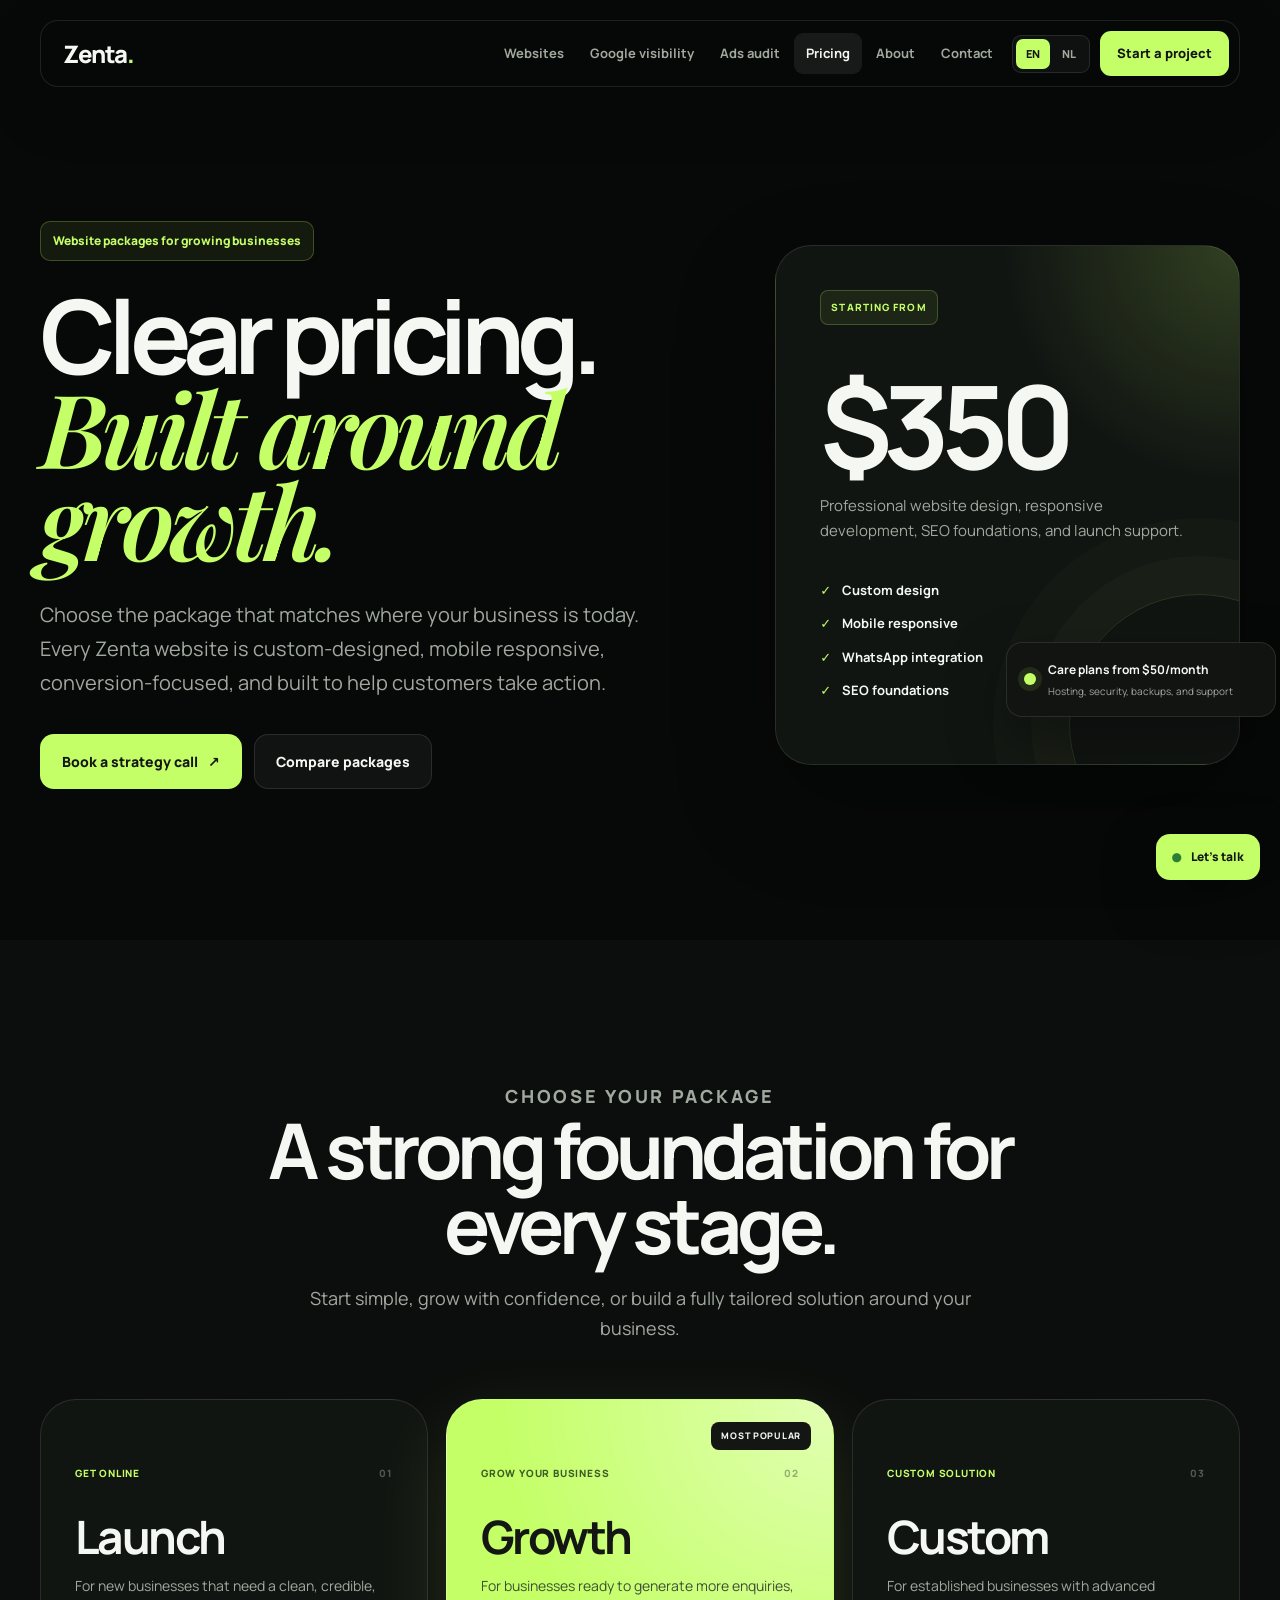
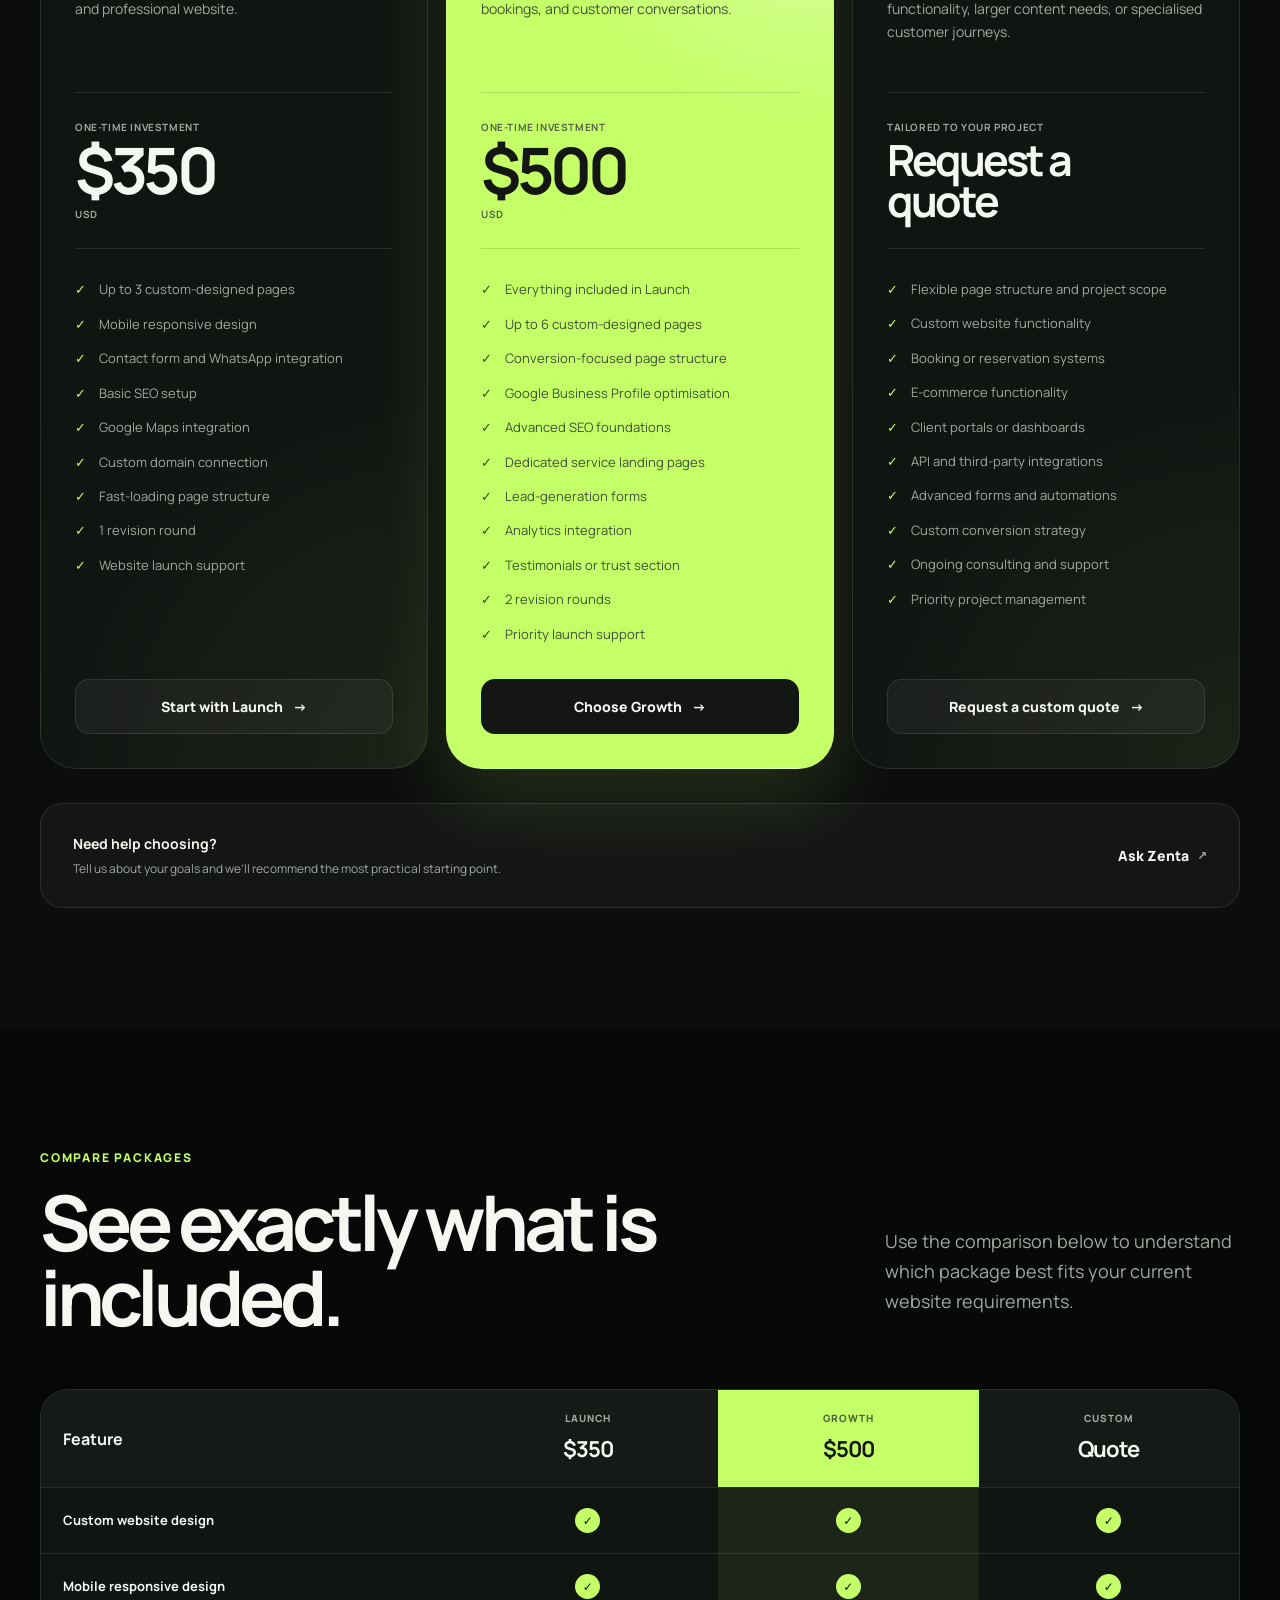
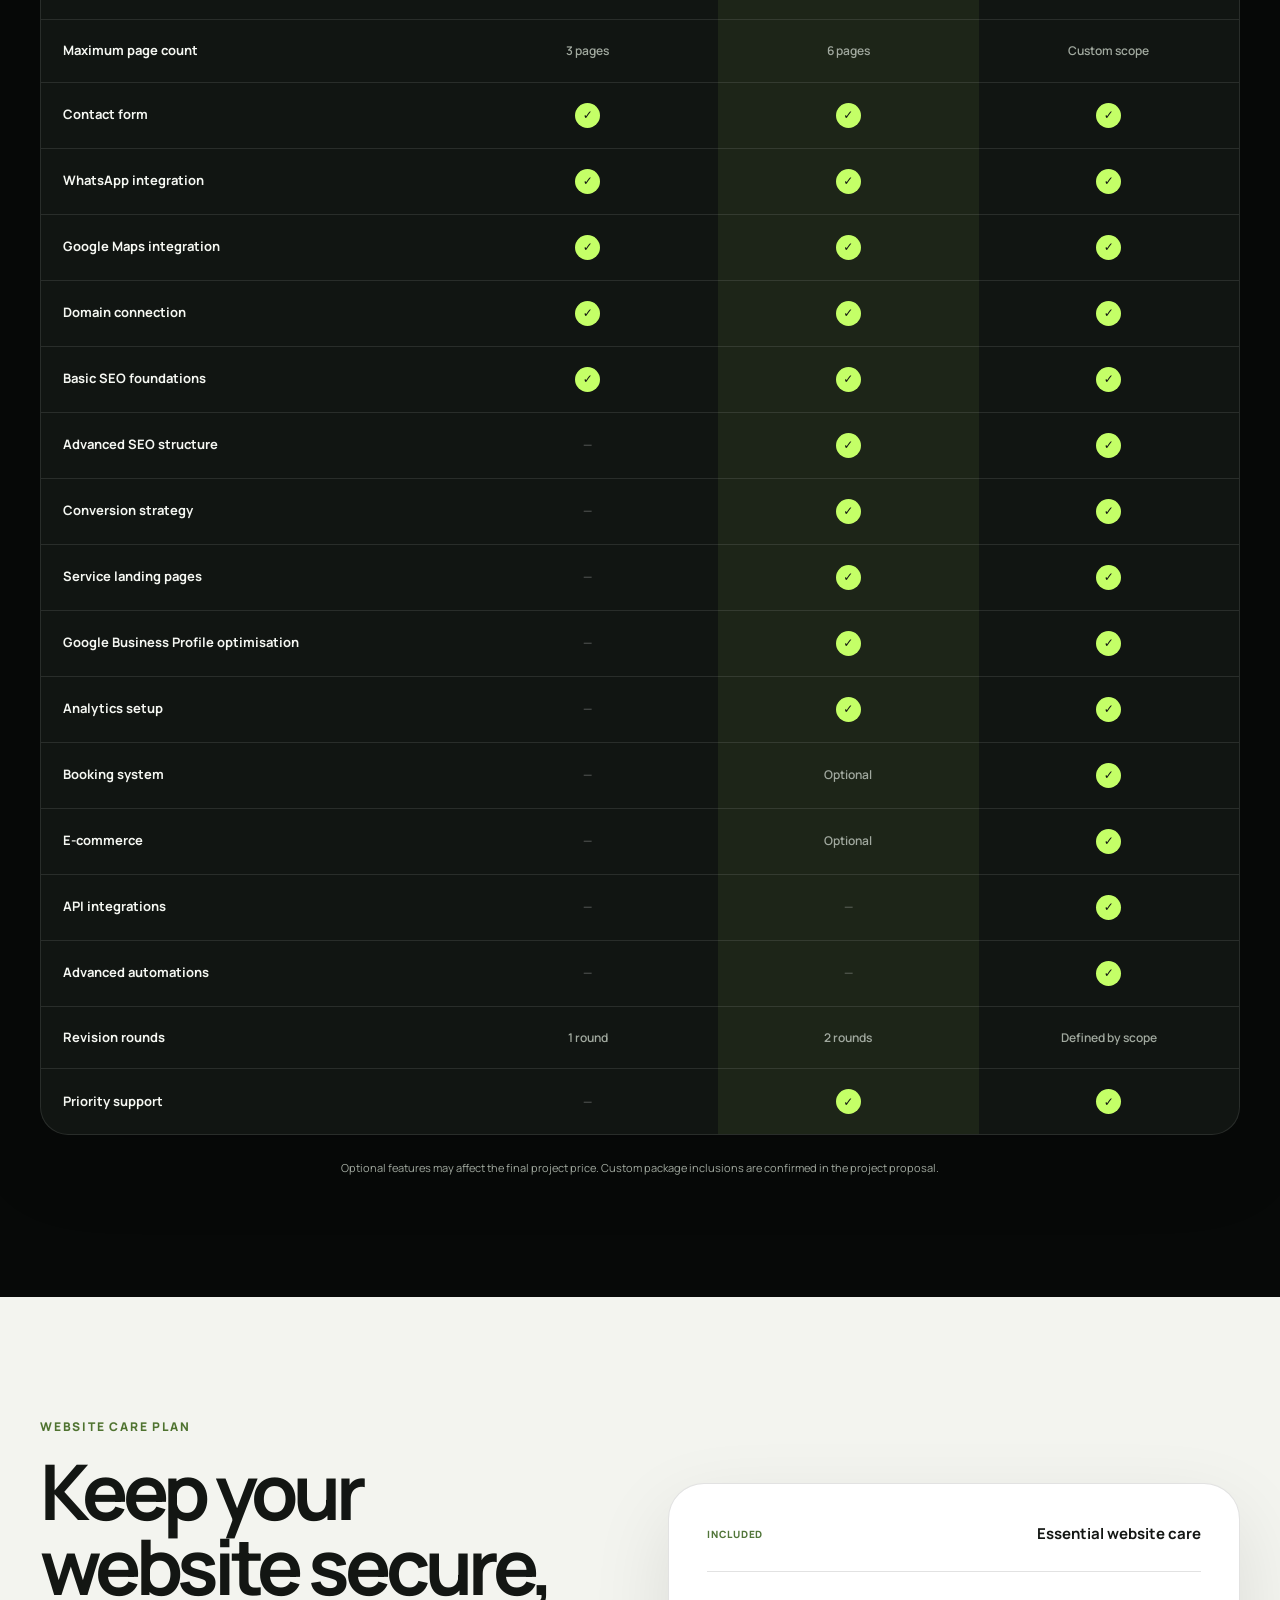
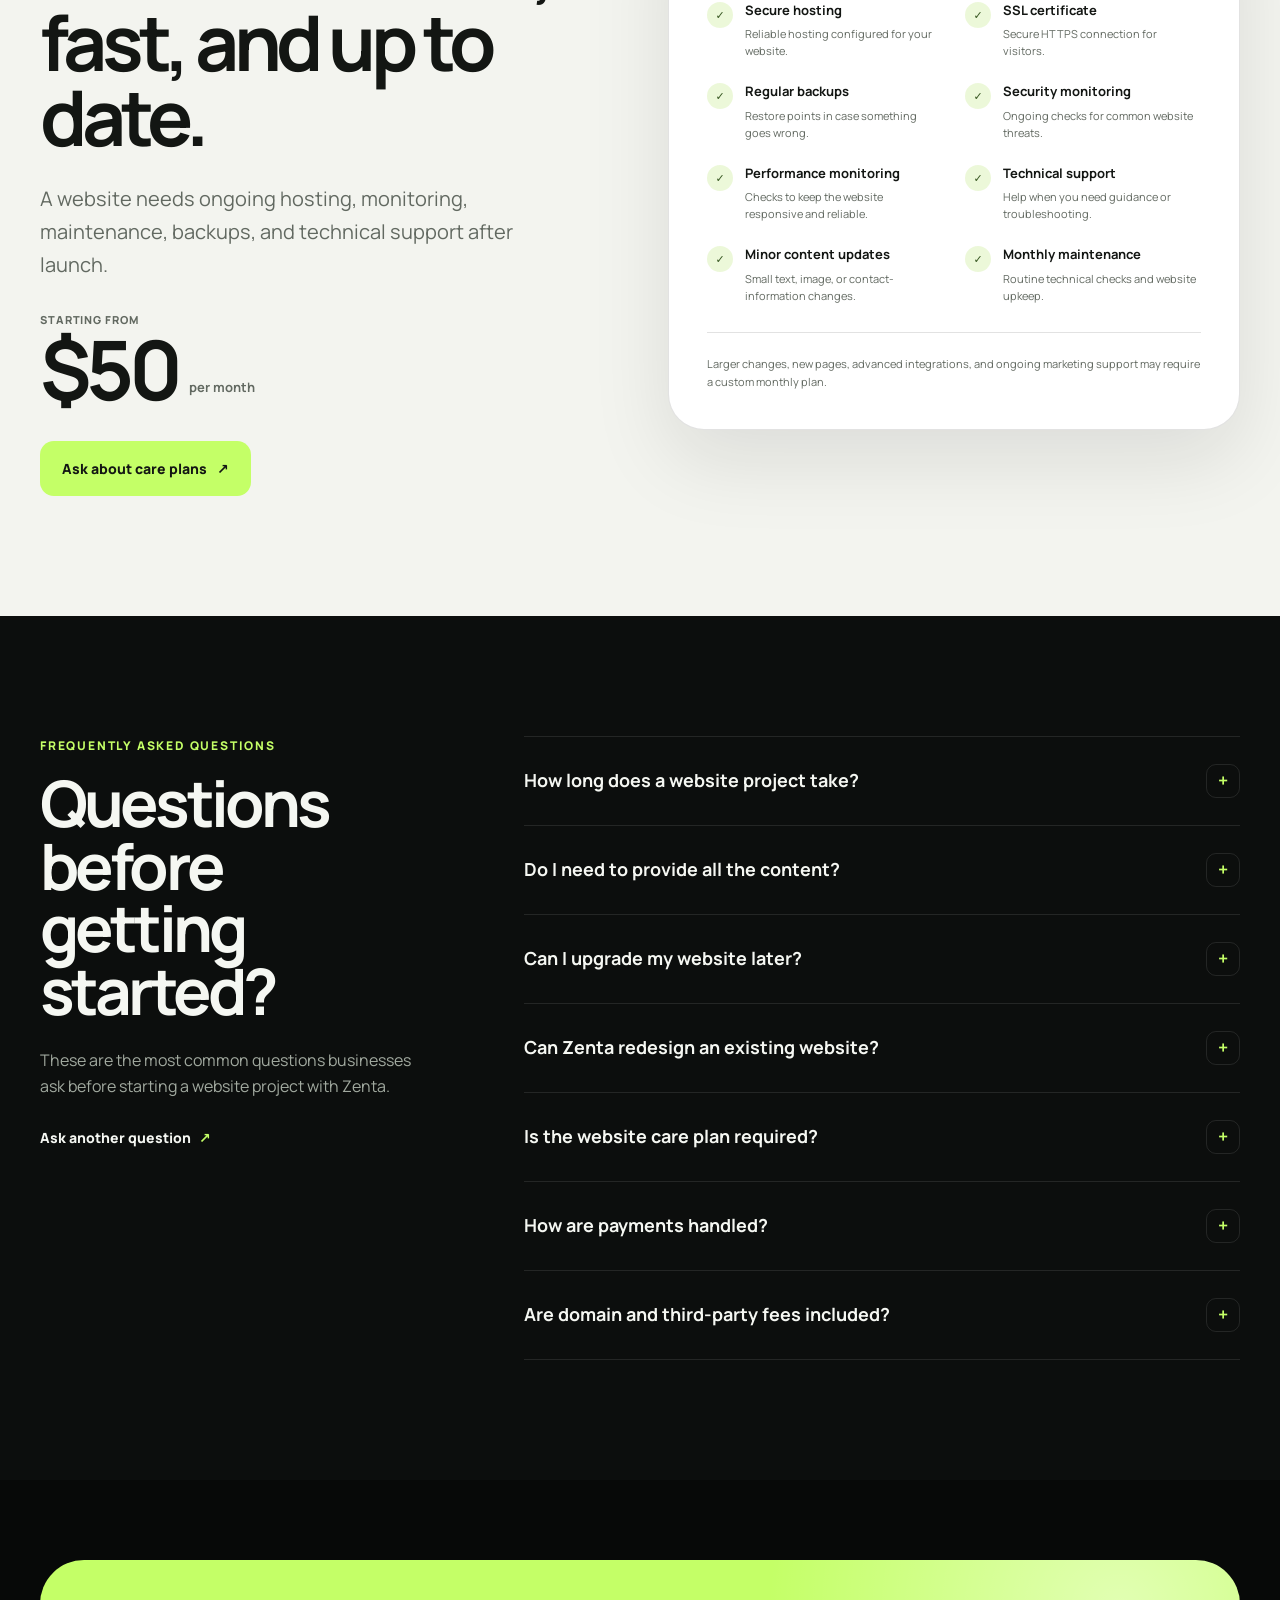
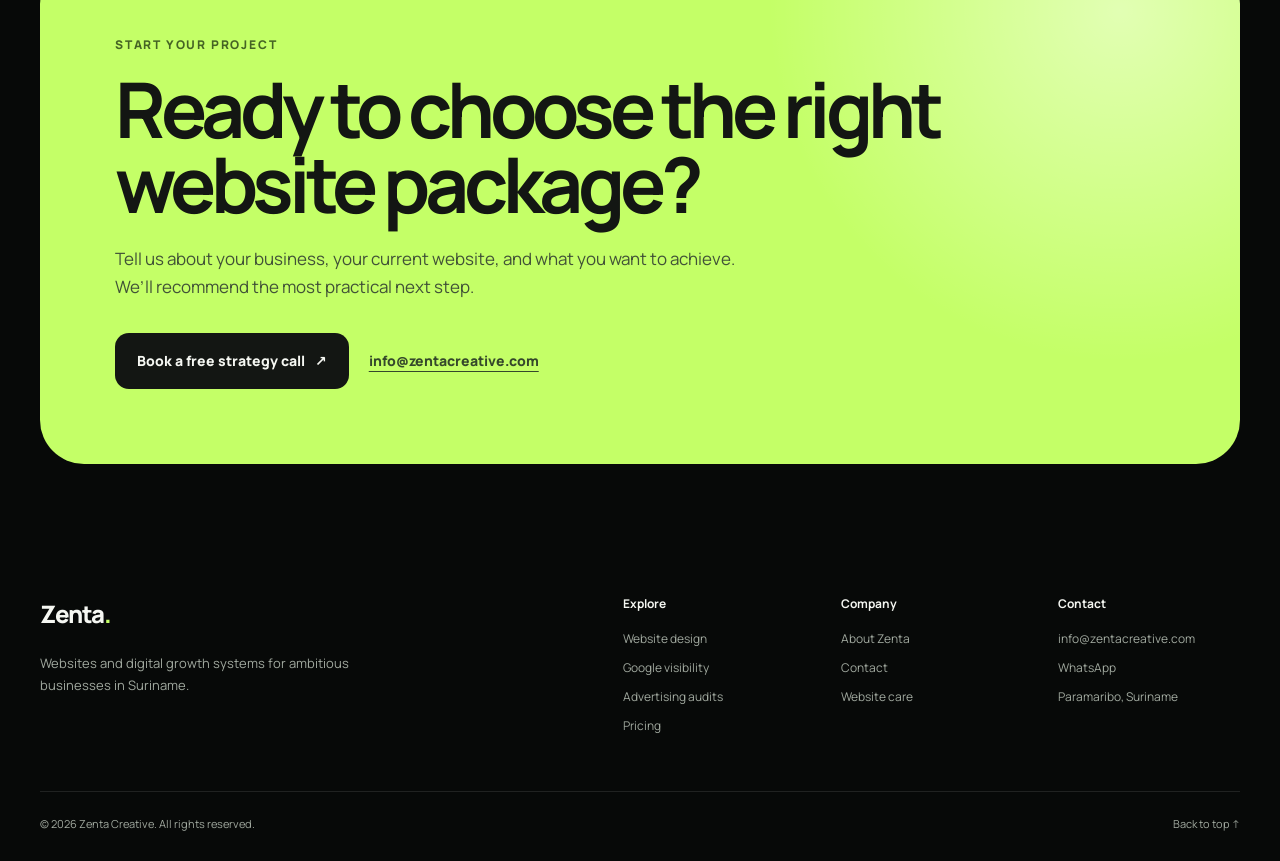
<file: pricing.html>
<!DOCTYPE html>
<html lang="en-SR">
<head>
  <meta charset="UTF-8" />
  <meta name="viewport" content="width=device-width, initial-scale=1.0" />

  <title>Website Pricing in Suriname | Zenta Creative</title>

  <meta
    name="description"
    content="Compare Zenta Creative website packages starting from $350. Choose Launch, Growth, or request a custom website quote."
  />

  <meta name="robots" content="index, follow" />
  <meta name="theme-color" content="#070908" />

  <link rel="canonical" href="https://zentacreative.com/pricing.html" />

  <meta property="og:type" content="website" />
  <meta property="og:locale" content="en_SR" />
  <meta property="og:site_name" content="Zenta Creative" />
  <meta property="og:url" content="https://zentacreative.com/pricing.html" />

  <meta
    property="og:title"
    content="Website Pricing in Suriname | Zenta Creative"
  />

  <meta
    property="og:description"
    content="Professional website packages starting from $350, plus custom website solutions and care plans."
  />

  <link rel="icon" href="favicon.svg" type="image/svg+xml" />

  <link rel="stylesheet" href="style.css" />
  <link rel="stylesheet" href="pricing.css" />

  <link rel="preconnect" href="https://fonts.googleapis.com" />
  <link rel="preconnect" href="https://fonts.gstatic.com" crossorigin />

  <link
    href="https://fonts.googleapis.com/css2?family=Manrope:wght@400;500;600;700;800&amp;family=Playfair+Display:ital,wght@0,600;1,600&amp;display=swap"
    rel="stylesheet"
  />

  <script>
    document.documentElement.classList.add("js");
  </script>

  <script type="application/ld+json">
    {
      "@context": "https://schema.org",
      "@type": "Service",
      "name": "Website Design Packages",
      "provider": {
        "@type": "Organization",
        "name": "Zenta Creative",
        "url": "https://zentacreative.com/"
      },
      "areaServed": {
        "@type": "Country",
        "name": "Suriname"
      },
      "offers": [
        {
          "@type": "Offer",
          "name": "Launch Website Package",
          "price": "350",
          "priceCurrency": "USD"
        },
        {
          "@type": "Offer",
          "name": "Growth Website Package",
          "price": "500",
          "priceCurrency": "USD"
        },
        {
          "@type": "Offer",
          "name": "Custom Website Package",
          "priceSpecification": {
            "@type": "PriceSpecification",
            "priceCurrency": "USD"
          }
        }
      ]
    }
  </script>
</head>

<body class="pricing-page">
  <a class="skip-link" href="#main-content">
    Skip to main content
  </a>

  <div class="site-background" aria-hidden="true">
    <div class="background-grid"></div>
    <div class="background-glow glow-one"></div>
    <div class="background-glow glow-two"></div>
  </div>

  <nav class="nav" id="nav" aria-label="Main navigation">
    <a class="logo" href="index.html" aria-label="Zenta Creative homepage">
      Zenta<span>.</span>
    </a>

    <div class="nav-links" id="navLinks">
      <a href="website-design.html">Websites</a>
      <a href="google-visibility.html">Google visibility</a>
      <a href="ads-audit.html">Ads audit</a>
      <a class="is-active" href="pricing.html" aria-current="page">Pricing</a>
      <a href="about.html">About</a>
      <a href="contact.html">Contact</a>

      <div class="language-switch" aria-label="Language selector">
        <span aria-current="page">EN</span>
        <a href="/nl/pricing.html" lang="nl-SR">NL</a>
      </div>

      <button class="nav-cta js-open-contact" type="button">
        Start a project
      </button>
    </div>

    <button
      class="menu-button"
      id="menuButton"
      type="button"
      aria-label="Open navigation menu"
      aria-controls="navLinks"
      aria-expanded="false"
    >
      <span></span>
      <span></span>
    </button>
  </nav>

  <main id="main-content">
    <header class="pricing-hero" id="top">
      <div class="container pricing-hero-grid">
        <div class="pricing-hero-content">
          <p class="eyebrow reveal">
            Website packages for growing businesses
          </p>

          <h1 class="reveal">
            Clear pricing.
            <span class="serif">Built around growth.</span>
          </h1>

          <p class="pricing-hero-copy reveal">
            Choose the package that matches where your business is today.
            Every Zenta website is custom-designed, mobile responsive,
            conversion-focused, and built to help customers take action.
          </p>

          <div class="hero-actions reveal">
            <button
              class="button button-primary js-open-contact"
              type="button"
            >
              Book a strategy call
              <span aria-hidden="true">↗</span>
            </button>

            <a class="button button-secondary" href="#compare">
              Compare packages
            </a>
          </div>
        </div>

        <div class="pricing-hero-summary reveal-right">
          <div class="summary-card">
            <span class="summary-label">Starting from</span>

            <strong>$350</strong>

            <p>
              Professional website design, responsive development, SEO
              foundations, and launch support.
            </p>

            <div class="summary-points">
              <span>Custom design</span>
              <span>Mobile responsive</span>
              <span>WhatsApp integration</span>
              <span>SEO foundations</span>
            </div>
          </div>

          <div class="summary-floating-card">
            <span class="status-dot"></span>

            <div>
              <strong>Care plans from $50/month</strong>
              <small>Hosting, security, backups, and support</small>
            </div>
          </div>
        </div>
      </div>
    </header>

    <section class="section packages-section" aria-labelledby="packagesTitle">
      <div class="container">
        <div class="section-heading centered reveal">
          <p class="kicker">Choose your package</p>

          <h2 id="packagesTitle">
            A strong foundation for every stage.
          </h2>

          <p>
            Start simple, grow with confidence, or build a fully tailored
            solution around your business.
          </p>
        </div>

        <div class="pricing-cards">
          <article class="pricing-card reveal">
            <div class="pricing-card-top">
              <span class="package-tag">Get online</span>
              <span class="package-number">01</span>
            </div>

            <h3>Launch</h3>

            <p class="package-description">
              For new businesses that need a clean, credible, and professional
              website.
            </p>

            <div class="package-price">
              <span>One-time investment</span>
              <strong>$350</strong>
              <small>USD</small>
            </div>

            <ul class="package-features">
              <li>Up to 3 custom-designed pages</li>
              <li>Mobile responsive design</li>
              <li>Contact form and WhatsApp integration</li>
              <li>Basic SEO setup</li>
              <li>Google Maps integration</li>
              <li>Custom domain connection</li>
              <li>Fast-loading page structure</li>
              <li>1 revision round</li>
              <li>Website launch support</li>
            </ul>

            <button
              class="button button-secondary package-button js-open-contact"
              type="button"
              data-service="Launch website package"
            >
              Start with Launch
              <span aria-hidden="true">→</span>
            </button>
          </article>

          <article class="pricing-card pricing-card-featured reveal">
            <span class="popular-badge">Most popular</span>

            <div class="pricing-card-top">
              <span class="package-tag">Grow your business</span>
              <span class="package-number">02</span>
            </div>

            <h3>Growth</h3>

            <p class="package-description">
              For businesses ready to generate more enquiries, bookings, and
              customer conversations.
            </p>

            <div class="package-price">
              <span>One-time investment</span>
              <strong>$500</strong>
              <small>USD</small>
            </div>

            <ul class="package-features">
              <li>Everything included in Launch</li>
              <li>Up to 6 custom-designed pages</li>
              <li>Conversion-focused page structure</li>
              <li>Google Business Profile optimisation</li>
              <li>Advanced SEO foundations</li>
              <li>Dedicated service landing pages</li>
              <li>Lead-generation forms</li>
              <li>Analytics integration</li>
              <li>Testimonials or trust section</li>
              <li>2 revision rounds</li>
              <li>Priority launch support</li>
            </ul>

            <button
              class="button button-primary package-button js-open-contact"
              type="button"
              data-service="Growth website package"
            >
              Choose Growth
              <span aria-hidden="true">→</span>
            </button>
          </article>

          <article class="pricing-card reveal">
            <div class="pricing-card-top">
              <span class="package-tag">Custom solution</span>
              <span class="package-number">03</span>
            </div>

            <h3>Custom</h3>

            <p class="package-description">
              For established businesses with advanced functionality, larger
              content needs, or specialised customer journeys.
            </p>

            <div class="package-price package-price-custom">
              <span>Tailored to your project</span>
              <strong>Request a quote</strong>
            </div>

            <ul class="package-features">
              <li>Flexible page structure and project scope</li>
              <li>Custom website functionality</li>
              <li>Booking or reservation systems</li>
              <li>E-commerce functionality</li>
              <li>Client portals or dashboards</li>
              <li>API and third-party integrations</li>
              <li>Advanced forms and automations</li>
              <li>Custom conversion strategy</li>
              <li>Ongoing consulting and support</li>
              <li>Priority project management</li>
            </ul>

            <button
              class="button button-secondary package-button js-open-contact"
              type="button"
              data-service="Custom website project"
            >
              Request a custom quote
              <span aria-hidden="true">→</span>
            </button>
          </article>
        </div>

        <div class="pricing-note reveal">
          <div>
            <strong>Need help choosing?</strong>
            <span>
              Tell us about your goals and we’ll recommend the most practical
              starting point.
            </span>
          </div>

          <button class="text-button js-open-contact" type="button">
            Ask Zenta
            <span aria-hidden="true">↗</span>
          </button>
        </div>
      </div>
    </section>

    <section
      class="section comparison-section"
      id="compare"
      aria-labelledby="comparisonTitle"
    >
      <div class="container">
        <div class="section-heading split-heading reveal">
          <div>
            <p class="kicker">Compare packages</p>

            <h2 id="comparisonTitle">
              See exactly what is included.
            </h2>
          </div>

          <p>
            Use the comparison below to understand which package best fits
            your current website requirements.
          </p>
        </div>

        <div class="comparison-table-wrap reveal">
          <table class="comparison-table">
            <caption class="sr-only">
              Comparison of Zenta Creative website packages
            </caption>

            <thead>
              <tr>
                <th scope="col">Feature</th>
                <th scope="col">
                  <span>Launch</span>
                  <strong>$350</strong>
                </th>
                <th scope="col" class="comparison-featured">
                  <span>Growth</span>
                  <strong>$500</strong>
                </th>
                <th scope="col">
                  <span>Custom</span>
                  <strong>Quote</strong>
                </th>
              </tr>
            </thead>

            <tbody>
              <tr>
                <th scope="row">Custom website design</th>
                <td><span class="check">✓</span></td>
                <td class="comparison-featured"><span class="check">✓</span></td>
                <td><span class="check">✓</span></td>
              </tr>

              <tr>
                <th scope="row">Mobile responsive design</th>
                <td><span class="check">✓</span></td>
                <td class="comparison-featured"><span class="check">✓</span></td>
                <td><span class="check">✓</span></td>
              </tr>

              <tr>
                <th scope="row">Maximum page count</th>
                <td>3 pages</td>
                <td class="comparison-featured">6 pages</td>
                <td>Custom scope</td>
              </tr>

              <tr>
                <th scope="row">Contact form</th>
                <td><span class="check">✓</span></td>
                <td class="comparison-featured"><span class="check">✓</span></td>
                <td><span class="check">✓</span></td>
              </tr>

              <tr>
                <th scope="row">WhatsApp integration</th>
                <td><span class="check">✓</span></td>
                <td class="comparison-featured"><span class="check">✓</span></td>
                <td><span class="check">✓</span></td>
              </tr>

              <tr>
                <th scope="row">Google Maps integration</th>
                <td><span class="check">✓</span></td>
                <td class="comparison-featured"><span class="check">✓</span></td>
                <td><span class="check">✓</span></td>
              </tr>

              <tr>
                <th scope="row">Domain connection</th>
                <td><span class="check">✓</span></td>
                <td class="comparison-featured"><span class="check">✓</span></td>
                <td><span class="check">✓</span></td>
              </tr>

              <tr>
                <th scope="row">Basic SEO foundations</th>
                <td><span class="check">✓</span></td>
                <td class="comparison-featured"><span class="check">✓</span></td>
                <td><span class="check">✓</span></td>
              </tr>

              <tr>
                <th scope="row">Advanced SEO structure</th>
                <td><span class="dash">—</span></td>
                <td class="comparison-featured"><span class="check">✓</span></td>
                <td><span class="check">✓</span></td>
              </tr>

              <tr>
                <th scope="row">Conversion strategy</th>
                <td><span class="dash">—</span></td>
                <td class="comparison-featured"><span class="check">✓</span></td>
                <td><span class="check">✓</span></td>
              </tr>

              <tr>
                <th scope="row">Service landing pages</th>
                <td><span class="dash">—</span></td>
                <td class="comparison-featured"><span class="check">✓</span></td>
                <td><span class="check">✓</span></td>
              </tr>

              <tr>
                <th scope="row">Google Business Profile optimisation</th>
                <td><span class="dash">—</span></td>
                <td class="comparison-featured"><span class="check">✓</span></td>
                <td><span class="check">✓</span></td>
              </tr>

              <tr>
                <th scope="row">Analytics setup</th>
                <td><span class="dash">—</span></td>
                <td class="comparison-featured"><span class="check">✓</span></td>
                <td><span class="check">✓</span></td>
              </tr>

              <tr>
                <th scope="row">Booking system</th>
                <td><span class="dash">—</span></td>
                <td class="comparison-featured">Optional</td>
                <td><span class="check">✓</span></td>
              </tr>

              <tr>
                <th scope="row">E-commerce</th>
                <td><span class="dash">—</span></td>
                <td class="comparison-featured">Optional</td>
                <td><span class="check">✓</span></td>
              </tr>

              <tr>
                <th scope="row">API integrations</th>
                <td><span class="dash">—</span></td>
                <td class="comparison-featured"><span class="dash">—</span></td>
                <td><span class="check">✓</span></td>
              </tr>

              <tr>
                <th scope="row">Advanced automations</th>
                <td><span class="dash">—</span></td>
                <td class="comparison-featured"><span class="dash">—</span></td>
                <td><span class="check">✓</span></td>
              </tr>

              <tr>
                <th scope="row">Revision rounds</th>
                <td>1 round</td>
                <td class="comparison-featured">2 rounds</td>
                <td>Defined by scope</td>
              </tr>

              <tr>
                <th scope="row">Priority support</th>
                <td><span class="dash">—</span></td>
                <td class="comparison-featured"><span class="check">✓</span></td>
                <td><span class="check">✓</span></td>
              </tr>
            </tbody>
          </table>
        </div>

        <p class="comparison-disclaimer reveal">
          Optional features may affect the final project price. Custom package
          inclusions are confirmed in the project proposal.
        </p>
      </div>
    </section>

    <section
      class="section care-section"
      id="care"
      aria-labelledby="careTitle"
    >
      <div class="container care-layout">
        <div class="care-content reveal-left">
          <p class="kicker">Website care plan</p>

          <h2 id="careTitle">
            Keep your website secure, fast, and up to date.
          </h2>

          <p class="large-copy">
            A website needs ongoing hosting, monitoring, maintenance, backups,
            and technical support after launch.
          </p>

          <div class="care-price">
            <span>Starting from</span>
            <strong>$50</strong>
            <small>per month</small>
          </div>

          <button
            class="button button-primary js-open-contact"
            type="button"
            data-service="Website care plan"
          >
            Ask about care plans
            <span aria-hidden="true">↗</span>
          </button>
        </div>

        <div class="care-card reveal-right">
          <div class="care-card-header">
            <span>Included</span>
            <strong>Essential website care</strong>
          </div>

          <div class="care-features">
            <div>
              <span aria-hidden="true">✓</span>
              <div>
                <strong>Secure hosting</strong>
                <small>
                  Reliable hosting configured for your website.
                </small>
              </div>
            </div>

            <div>
              <span aria-hidden="true">✓</span>
              <div>
                <strong>SSL certificate</strong>
                <small>
                  Secure HTTPS connection for visitors.
                </small>
              </div>
            </div>

            <div>
              <span aria-hidden="true">✓</span>
              <div>
                <strong>Regular backups</strong>
                <small>
                  Restore points in case something goes wrong.
                </small>
              </div>
            </div>

            <div>
              <span aria-hidden="true">✓</span>
              <div>
                <strong>Security monitoring</strong>
                <small>
                  Ongoing checks for common website threats.
                </small>
              </div>
            </div>

            <div>
              <span aria-hidden="true">✓</span>
              <div>
                <strong>Performance monitoring</strong>
                <small>
                  Checks to keep the website responsive and reliable.
                </small>
              </div>
            </div>

            <div>
              <span aria-hidden="true">✓</span>
              <div>
                <strong>Technical support</strong>
                <small>
                  Help when you need guidance or troubleshooting.
                </small>
              </div>
            </div>

            <div>
              <span aria-hidden="true">✓</span>
              <div>
                <strong>Minor content updates</strong>
                <small>
                  Small text, image, or contact-information changes.
                </small>
              </div>
            </div>

            <div>
              <span aria-hidden="true">✓</span>
              <div>
                <strong>Monthly maintenance</strong>
                <small>
                  Routine technical checks and website upkeep.
                </small>
              </div>
            </div>
          </div>

          <p class="care-card-note">
            Larger changes, new pages, advanced integrations, and ongoing
            marketing support may require a custom monthly plan.
          </p>
        </div>
      </div>
    </section>

    <section
      class="section faq-section"
      aria-labelledby="faqTitle"
    >
      <div class="container faq-layout">
        <div class="faq-intro reveal-left">
          <p class="kicker">Frequently asked questions</p>

          <h2 id="faqTitle">
            Questions before getting started?
          </h2>

          <p>
            These are the most common questions businesses ask before starting
            a website project with Zenta.
          </p>

          <button
            class="text-button js-open-contact"
            type="button"
          >
            Ask another question
            <span aria-hidden="true">↗</span>
          </button>
        </div>

        <div class="faq-list reveal-right">
          <article class="faq-item">
            <button
              class="faq-question"
              type="button"
              aria-expanded="false"
            >
              <span>How long does a website project take?</span>
              <i aria-hidden="true">+</i>
            </button>

            <div class="faq-answer">
              <div>
                <p>
                  Most Launch and Growth websites take approximately two to
                  four weeks. The timeline depends on content availability,
                  feedback speed, and project complexity.
                </p>
              </div>
            </div>
          </article>

          <article class="faq-item">
            <button
              class="faq-question"
              type="button"
              aria-expanded="false"
            >
              <span>Do I need to provide all the content?</span>
              <i aria-hidden="true">+</i>
            </button>

            <div class="faq-answer">
              <div>
                <p>
                  You can provide existing content, or Zenta can help organise
                  and refine your messaging. Larger copywriting requirements
                  may be quoted separately.
                </p>
              </div>
            </div>
          </article>

          <article class="faq-item">
            <button
              class="faq-question"
              type="button"
              aria-expanded="false"
            >
              <span>Can I upgrade my website later?</span>
              <i aria-hidden="true">+</i>
            </button>

            <div class="faq-answer">
              <div>
                <p>
                  Yes. Many businesses begin with the Launch package and add
                  pages, integrations, or new functionality as the business
                  grows.
                </p>
              </div>
            </div>
          </article>

          <article class="faq-item">
            <button
              class="faq-question"
              type="button"
              aria-expanded="false"
            >
              <span>Can Zenta redesign an existing website?</span>
              <i aria-hidden="true">+</i>
            </button>

            <div class="faq-answer">
              <div>
                <p>
                  Yes. Zenta can assess your existing website and recommend
                  whether it should be improved, restructured, or rebuilt.
                </p>
              </div>
            </div>
          </article>

          <article class="faq-item">
            <button
              class="faq-question"
              type="button"
              aria-expanded="false"
            >
              <span>Is the website care plan required?</span>
              <i aria-hidden="true">+</i>
            </button>

            <div class="faq-answer">
              <div>
                <p>
                  A care plan is recommended because every website requires
                  hosting, backups, monitoring, and technical maintenance.
                  Project-specific requirements will be explained before work
                  begins.
                </p>
              </div>
            </div>
          </article>

          <article class="faq-item">
            <button
              class="faq-question"
              type="button"
              aria-expanded="false"
            >
              <span>How are payments handled?</span>
              <i aria-hidden="true">+</i>
            </button>

            <div class="faq-answer">
              <div>
                <p>
                  Payment terms are confirmed in the project proposal. A
                  deposit is typically required before work begins, with the
                  remaining balance due before launch.
                </p>
              </div>
            </div>
          </article>

          <article class="faq-item">
            <button
              class="faq-question"
              type="button"
              aria-expanded="false"
            >
              <span>Are domain and third-party fees included?</span>
              <i aria-hidden="true">+</i>
            </button>

            <div class="faq-answer">
              <div>
                <p>
                  Domain registration, premium software, paid integrations,
                  advertising spend, and third-party subscriptions are not
                  included unless stated in the proposal.
                </p>
              </div>
            </div>
          </article>
        </div>
      </div>
    </section>

    <section class="final-cta pricing-final-cta">
      <div class="container final-cta-inner reveal">
        <p class="kicker">Start your project</p>

        <h2>
          Ready to choose the right website package?
        </h2>

        <p>
          Tell us about your business, your current website, and what you want
          to achieve. We’ll recommend the most practical next step.
        </p>

        <div class="final-actions">
          <button
            class="button button-dark js-open-contact"
            type="button"
          >
            Book a free strategy call
            <span aria-hidden="true">↗</span>
          </button>

          <a class="final-email" href="mailto:info@zentacreative.com">
            info@zentacreative.com
          </a>
        </div>
      </div>
    </section>
  </main>

  <footer class="footer">
    <div class="container footer-grid">
      <div class="footer-brand">
        <a class="logo" href="index.html">
          Zenta<span>.</span>
        </a>

        <p>
          Websites and digital growth systems for ambitious businesses in
          Suriname.
        </p>
      </div>

      <div class="footer-links">
        <div>
          <strong>Explore</strong>
          <a href="website-design.html">Website design</a>
          <a href="google-visibility.html">Google visibility</a>
          <a href="ads-audit.html">Advertising audits</a>
          <a href="pricing.html">Pricing</a>
        </div>

        <div>
          <strong>Company</strong>
          <a href="about.html">About Zenta</a>
          <a href="contact.html">Contact</a>
          <a href="#care">Website care</a>
        </div>

        <div>
          <strong>Contact</strong>

          <a href="mailto:info@zentacreative.com">
            info@zentacreative.com
          </a>

          <a
            href="https://wa.me/5978877663"
            target="_blank"
            rel="noopener noreferrer"
          >
            WhatsApp
          </a>

          <span>Paramaribo, Suriname</span>
        </div>
      </div>
    </div>

    <div class="container footer-bottom">
      <span>
        © <span id="year"></span> Zenta Creative. All rights reserved.
      </span>

      <a href="#top">
        Back to top ↑
      </a>
    </div>
  </footer>

  <button
    class="floating-whatsapp js-open-contact"
    type="button"
    aria-label="Contact Zenta Creative"
  >
    <span aria-hidden="true">●</span>
    Let’s talk
  </button>

  <div
    class="contact-modal"
    id="contactModal"
    aria-hidden="true"
  >
    <div class="contact-backdrop" data-close-modal></div>

    <section
      class="contact-dialog"
      role="dialog"
      aria-modal="true"
      aria-labelledby="contactTitle"
      aria-describedby="contactDescription"
    >
      <button
        class="modal-close"
        type="button"
        aria-label="Close contact form"
        data-close-modal
      >
        ×
      </button>

      <p class="kicker">Start a conversation</p>

      <h2 id="contactTitle">
        Tell us what you need.
      </h2>

      <p id="contactDescription">
        Complete the form and a prefilled WhatsApp message will open for you
        to review and send.
      </p>

      <form id="contactForm" novalidate>
        <div class="form-grid">
          <label class="form-field">
            <span>Your name</span>

            <input
              id="contactName"
              name="name"
              type="text"
              autocomplete="name"
              required
            />

            <small class="field-error">
              Please enter your name.
            </small>
          </label>

          <label class="form-field">
            <span>Business name</span>

            <input
              id="contactBusiness"
              name="business"
              type="text"
              autocomplete="organization"
              required
            />

            <small class="field-error">
              Please enter your business name.
            </small>
          </label>

          <label class="form-field">
            <span>Phone or email</span>

            <input
              id="contactDetails"
              name="contact"
              type="text"
              required
            />

            <small class="field-error">
              Please enter a phone number or email.
            </small>
          </label>

          <label class="form-field">
            <span>What are you interested in?</span>

            <select id="contactService" name="service" required>
              <option value="">Choose an option</option>
              <option value="Launch website package">
                Launch package — $350
              </option>
              <option value="Growth website package">
                Growth package — $500
              </option>
              <option value="Custom website project">
                Custom website project
              </option>
              <option value="Website care plan">
                Website care plan
              </option>
              <option value="Not sure yet">
                Not sure yet
              </option>
            </select>

            <small class="field-error">
              Please choose an option.
            </small>
          </label>

          <label class="form-field form-field-full">
            <span>What would you like your website to achieve?</span>

            <textarea
              id="contactGoal"
              name="goal"
              rows="5"
              required
              placeholder="For example: more enquiries, online bookings, a more professional image, or better Google visibility."
            ></textarea>

            <small class="field-error">
              Please briefly describe your goal.
            </small>
          </label>
        </div>

        <div class="form-actions">
          <button class="button button-primary" type="submit">
            Continue on WhatsApp
            <span aria-hidden="true">↗</span>
          </button>

          <p>No payment or commitment is required.</p>
        </div>
      </form>
    </section>
  </div>

  <script>
    const whatsappNumber = "5978877663";

    const nav = document.getElementById("nav");
    const menuButton = document.getElementById("menuButton");
    const navLinks = document.getElementById("navLinks");

    const modal = document.getElementById("contactModal");
    const contactForm = document.getElementById("contactForm");
    const serviceSelect = document.getElementById("contactService");

    const openContactButtons =
      document.querySelectorAll(".js-open-contact");

    const closeModalButtons =
      modal.querySelectorAll("[data-close-modal]");

    const faqQuestions =
      document.querySelectorAll(".faq-question");

    let lastFocusedElement = null;

    function closeMobileMenu() {
      navLinks.classList.remove("is-open");

      menuButton.setAttribute("aria-expanded", "false");
      menuButton.setAttribute(
        "aria-label",
        "Open navigation menu"
      );

      document.body.classList.remove("menu-open");
    }

    function openModal(service = "") {
      lastFocusedElement = document.activeElement;

      if (service) {
        serviceSelect.value = service;
      }

      modal.classList.add("is-open");
      modal.setAttribute("aria-hidden", "false");
      document.body.classList.add("modal-open");

      closeMobileMenu();

      window.setTimeout(() => {
        document.getElementById("contactName").focus();
      }, 50);
    }

    function closeModal() {
      modal.classList.remove("is-open");
      modal.setAttribute("aria-hidden", "true");
      document.body.classList.remove("modal-open");

      if (lastFocusedElement) {
        lastFocusedElement.focus();
      }
    }

    function validateField(field) {
      const wrapper = field.closest(".form-field");
      const isValid = field.checkValidity();

      wrapper.classList.toggle("has-error", !isValid);

      return isValid;
    }

    menuButton.addEventListener("click", () => {
      const isOpen = navLinks.classList.toggle("is-open");

      menuButton.setAttribute("aria-expanded", String(isOpen));

      menuButton.setAttribute(
        "aria-label",
        isOpen
          ? "Close navigation menu"
          : "Open navigation menu"
      );

      document.body.classList.toggle("menu-open", isOpen);
    });

    navLinks.querySelectorAll("a").forEach((link) => {
      link.addEventListener("click", closeMobileMenu);
    });

    openContactButtons.forEach((button) => {
      button.addEventListener("click", () => {
        openModal(button.dataset.service || "");
      });
    });

    closeModalButtons.forEach((button) => {
      button.addEventListener("click", closeModal);
    });

    document.addEventListener("keydown", (event) => {
      if (
        event.key === "Escape" &&
        modal.classList.contains("is-open")
      ) {
        closeModal();
      }
    });

    window.addEventListener("scroll", () => {
      nav.classList.toggle("is-scrolled", window.scrollY > 20);
    });

    faqQuestions.forEach((question) => {
      question.addEventListener("click", () => {
        const item = question.closest(".faq-item");
        const isOpen = item.classList.contains("is-open");

        document
          .querySelectorAll(".faq-item.is-open")
          .forEach((openItem) => {
            openItem.classList.remove("is-open");

            openItem
              .querySelector(".faq-question")
              .setAttribute("aria-expanded", "false");
          });

        if (!isOpen) {
          item.classList.add("is-open");
          question.setAttribute("aria-expanded", "true");
        }
      });
    });

    contactForm
      .querySelectorAll("input, select, textarea")
      .forEach((field) => {
        field.addEventListener("blur", () => {
          validateField(field);
        });

        field.addEventListener("input", () => {
          if (
            field
              .closest(".form-field")
              .classList.contains("has-error")
          ) {
            validateField(field);
          }
        });
      });

    contactForm.addEventListener("submit", (event) => {
      event.preventDefault();

      const fields = Array.from(
        contactForm.querySelectorAll(
          "input, select, textarea"
        )
      );

      const isValid = fields
        .map(validateField)
        .every(Boolean);

      if (!isValid) {
        contactForm.querySelector(":invalid")?.focus();
        return;
      }

      const name =
        document.getElementById("contactName").value.trim();

      const business =
        document.getElementById("contactBusiness").value.trim();

      const contact =
        document.getElementById("contactDetails").value.trim();

      const service = serviceSelect.value;

      const goal =
        document.getElementById("contactGoal").value.trim();

      const message = [
        "Hi Zenta, I would like to discuss a website project.",
        "",
        `Name: ${name}`,
        `Business: ${business}`,
        `Contact: ${contact}`,
        `Package or service: ${service}`,
        "",
        "Goal:",
        goal
      ].join("\n");

      const whatsappUrl =
        `https://wa.me/${whatsappNumber}?text=${encodeURIComponent(message)}`;

      window.open(
        whatsappUrl,
        "_blank",
        "noopener,noreferrer"
      );
    });

    const revealElements =
      document.querySelectorAll(
        ".reveal, .reveal-left, .reveal-right"
      );

    if ("IntersectionObserver" in window) {
      const revealObserver = new IntersectionObserver(
        (entries) => {
          entries.forEach((entry) => {
            if (!entry.isIntersecting) {
              return;
            }

            entry.target.classList.add("is-visible");
            revealObserver.unobserve(entry.target);
          });
        },
        {
          threshold: 0.1,
          rootMargin: "0px 0px -40px 0px"
        }
      );

      revealElements.forEach((element) => {
        revealObserver.observe(element);
      });
    } else {
      revealElements.forEach((element) => {
        element.classList.add("is-visible");
      });
    }

    document.getElementById("year").textContent =
      new Date().getFullYear();
  </script>
</body>
</html>
</file>
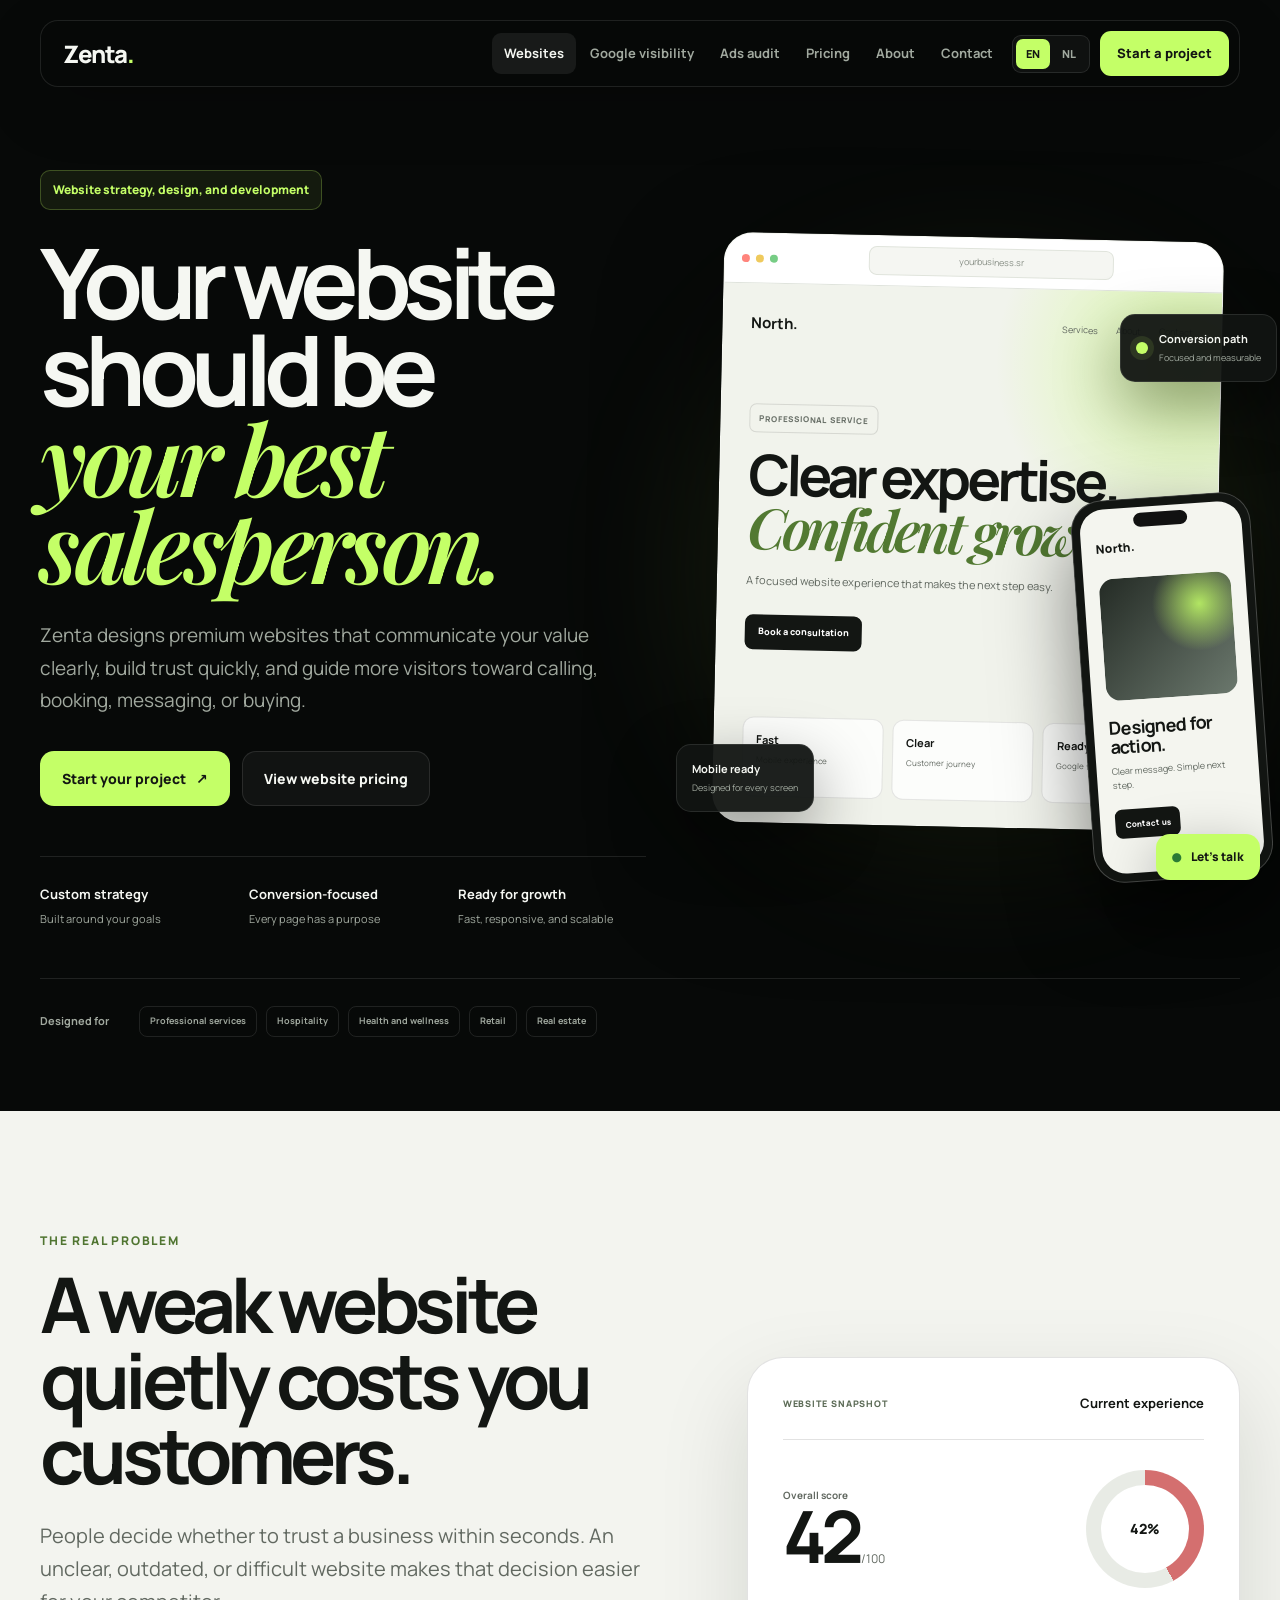
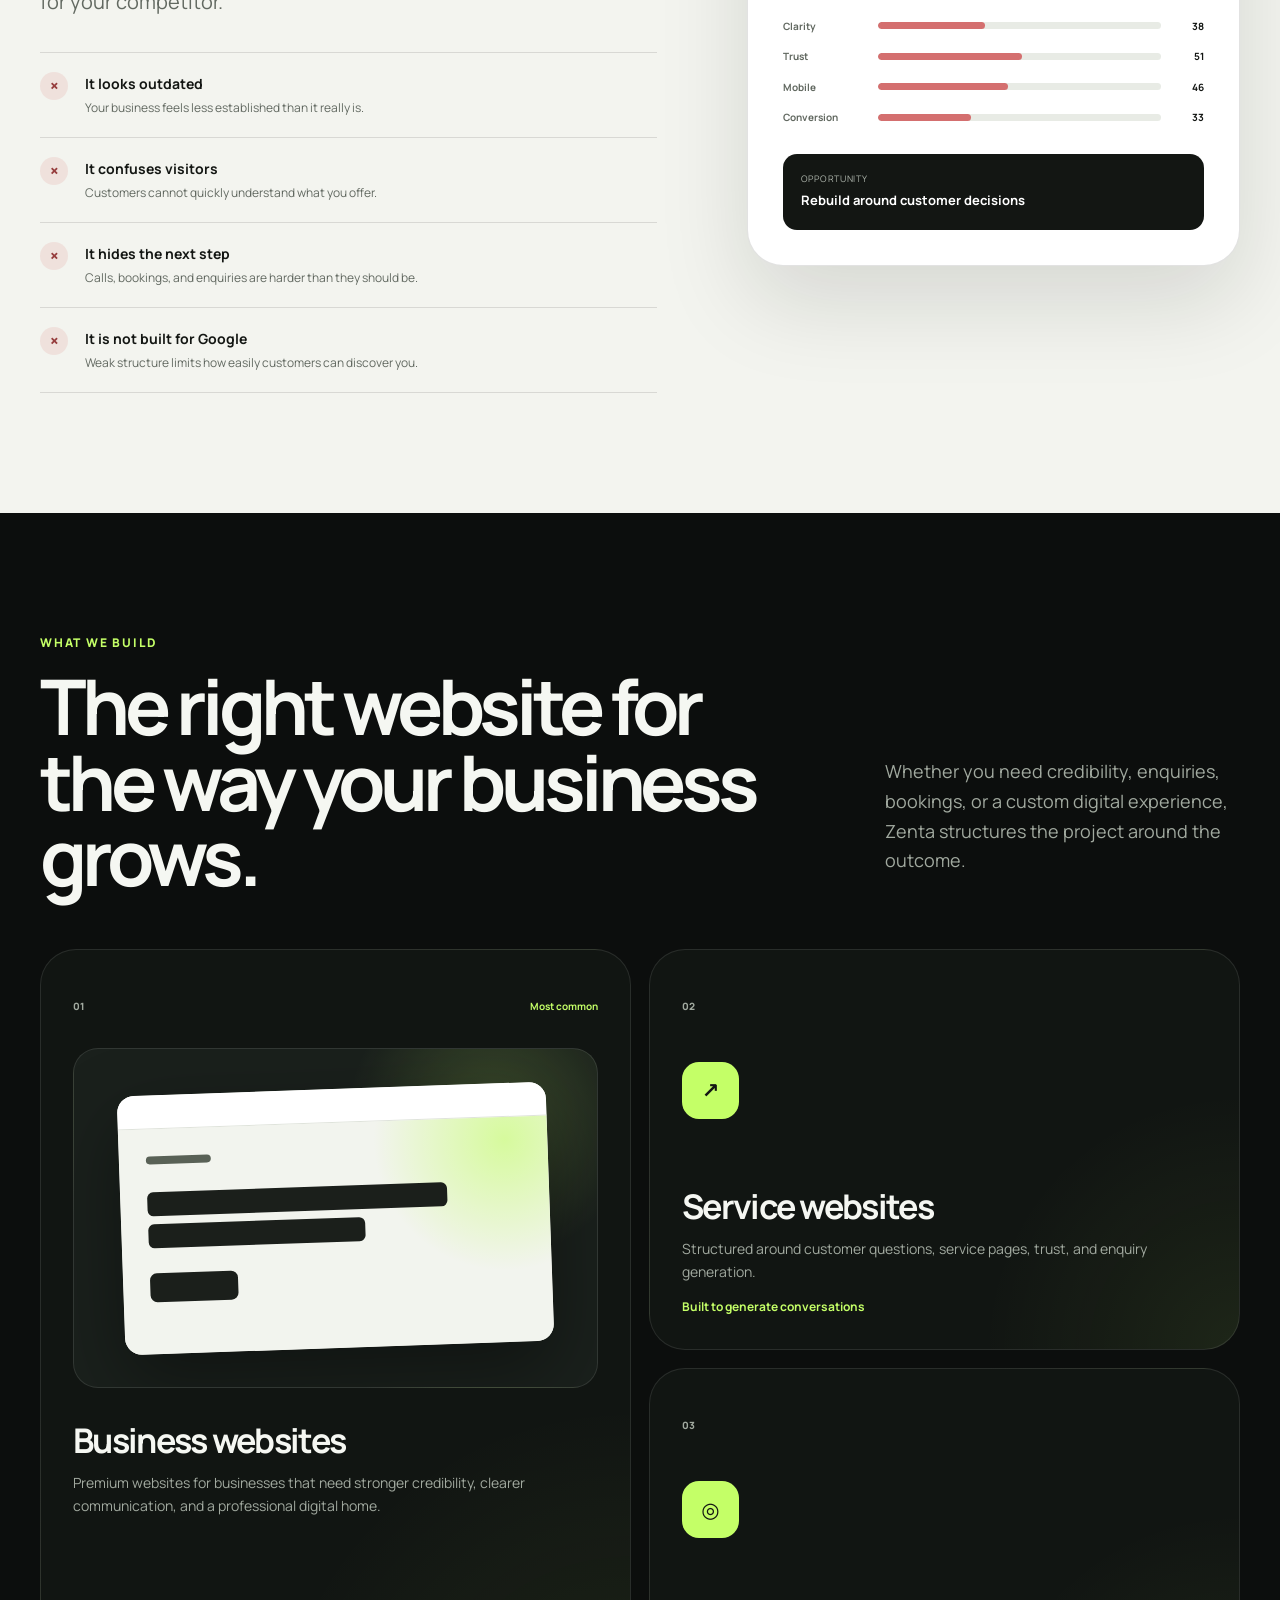
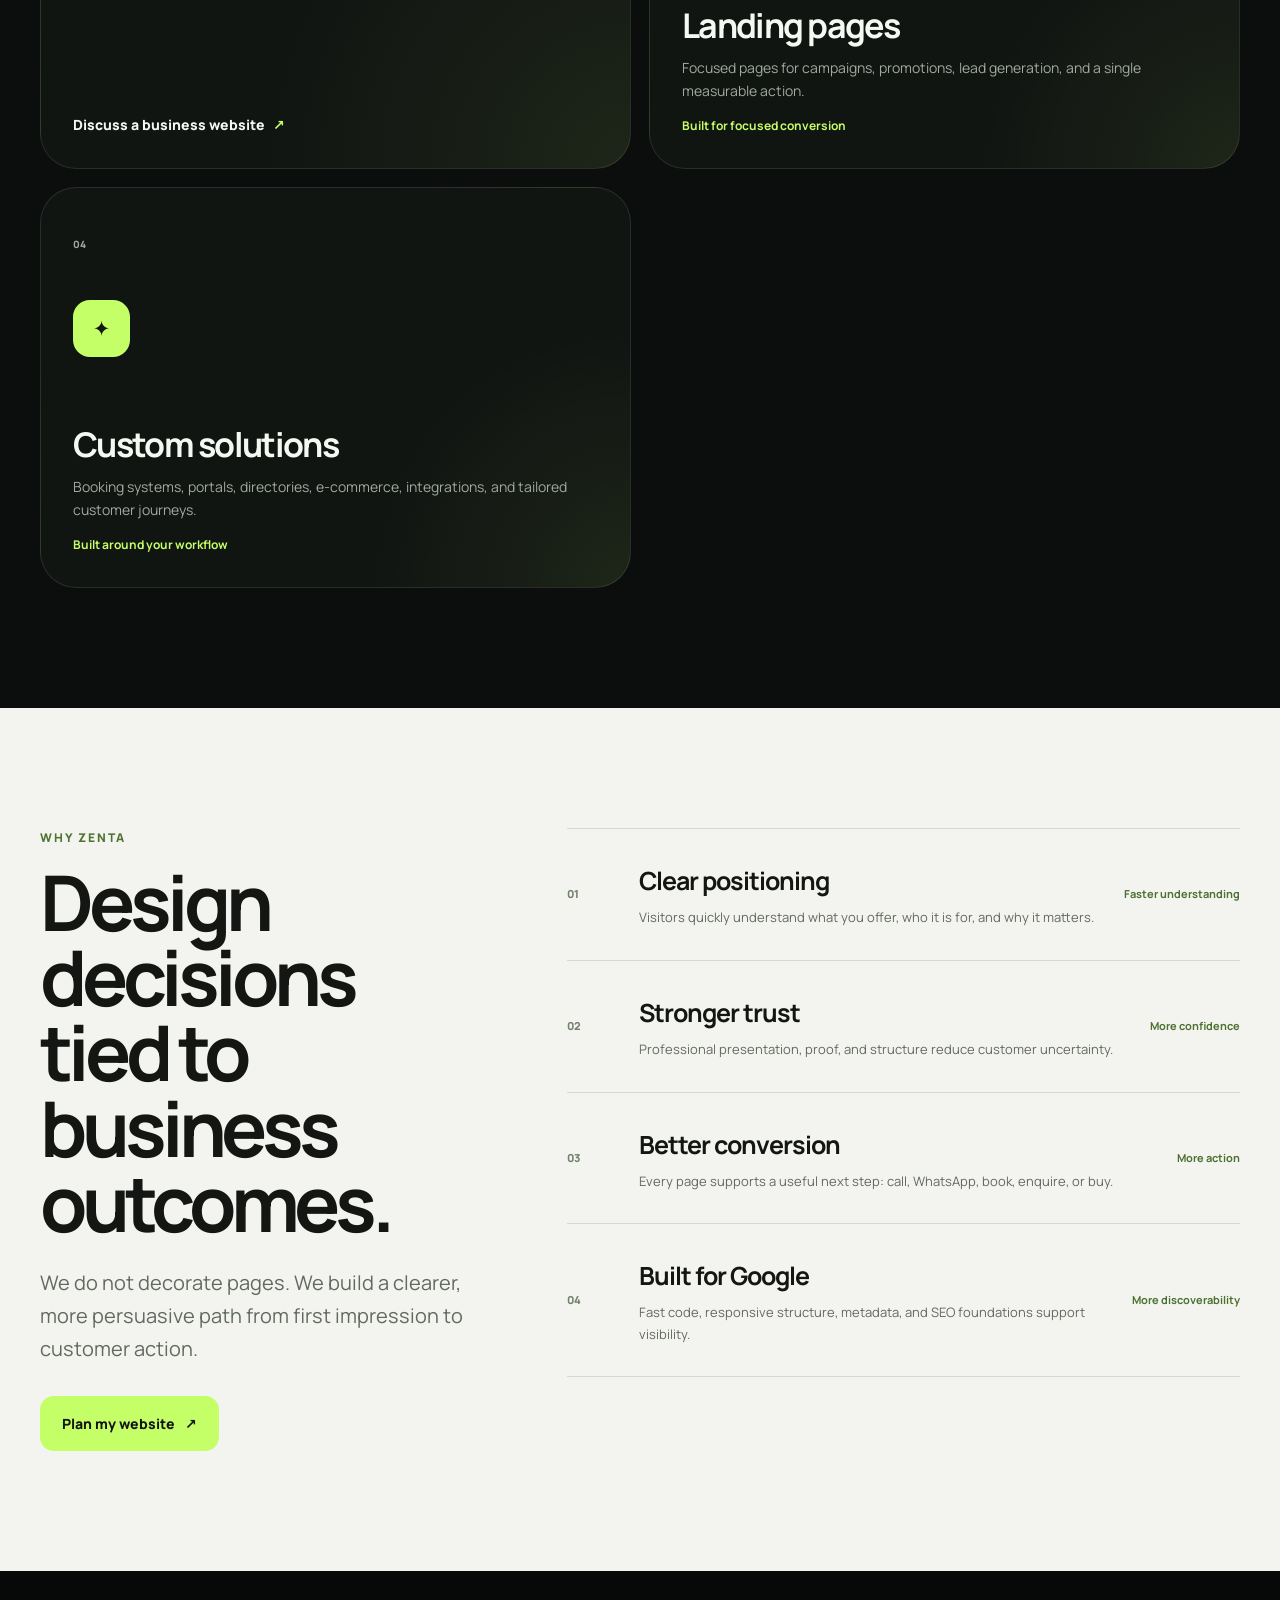
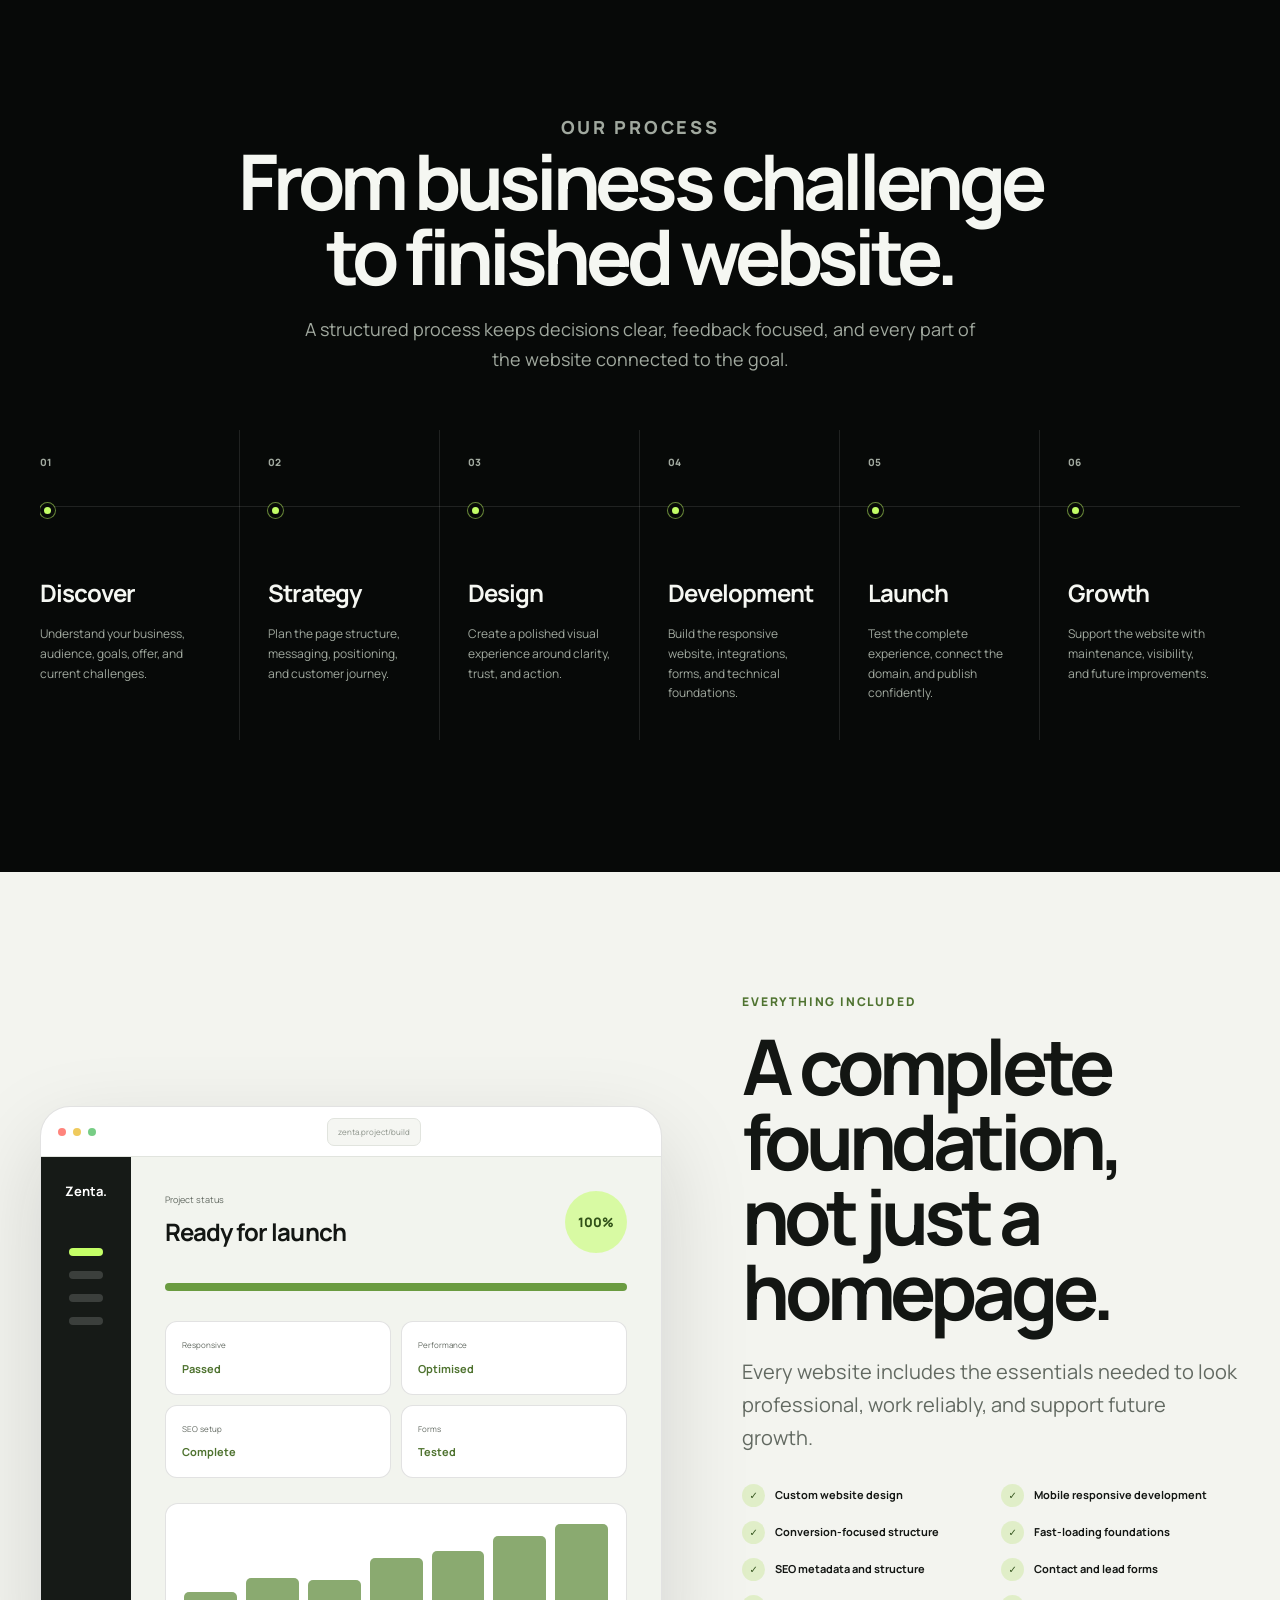
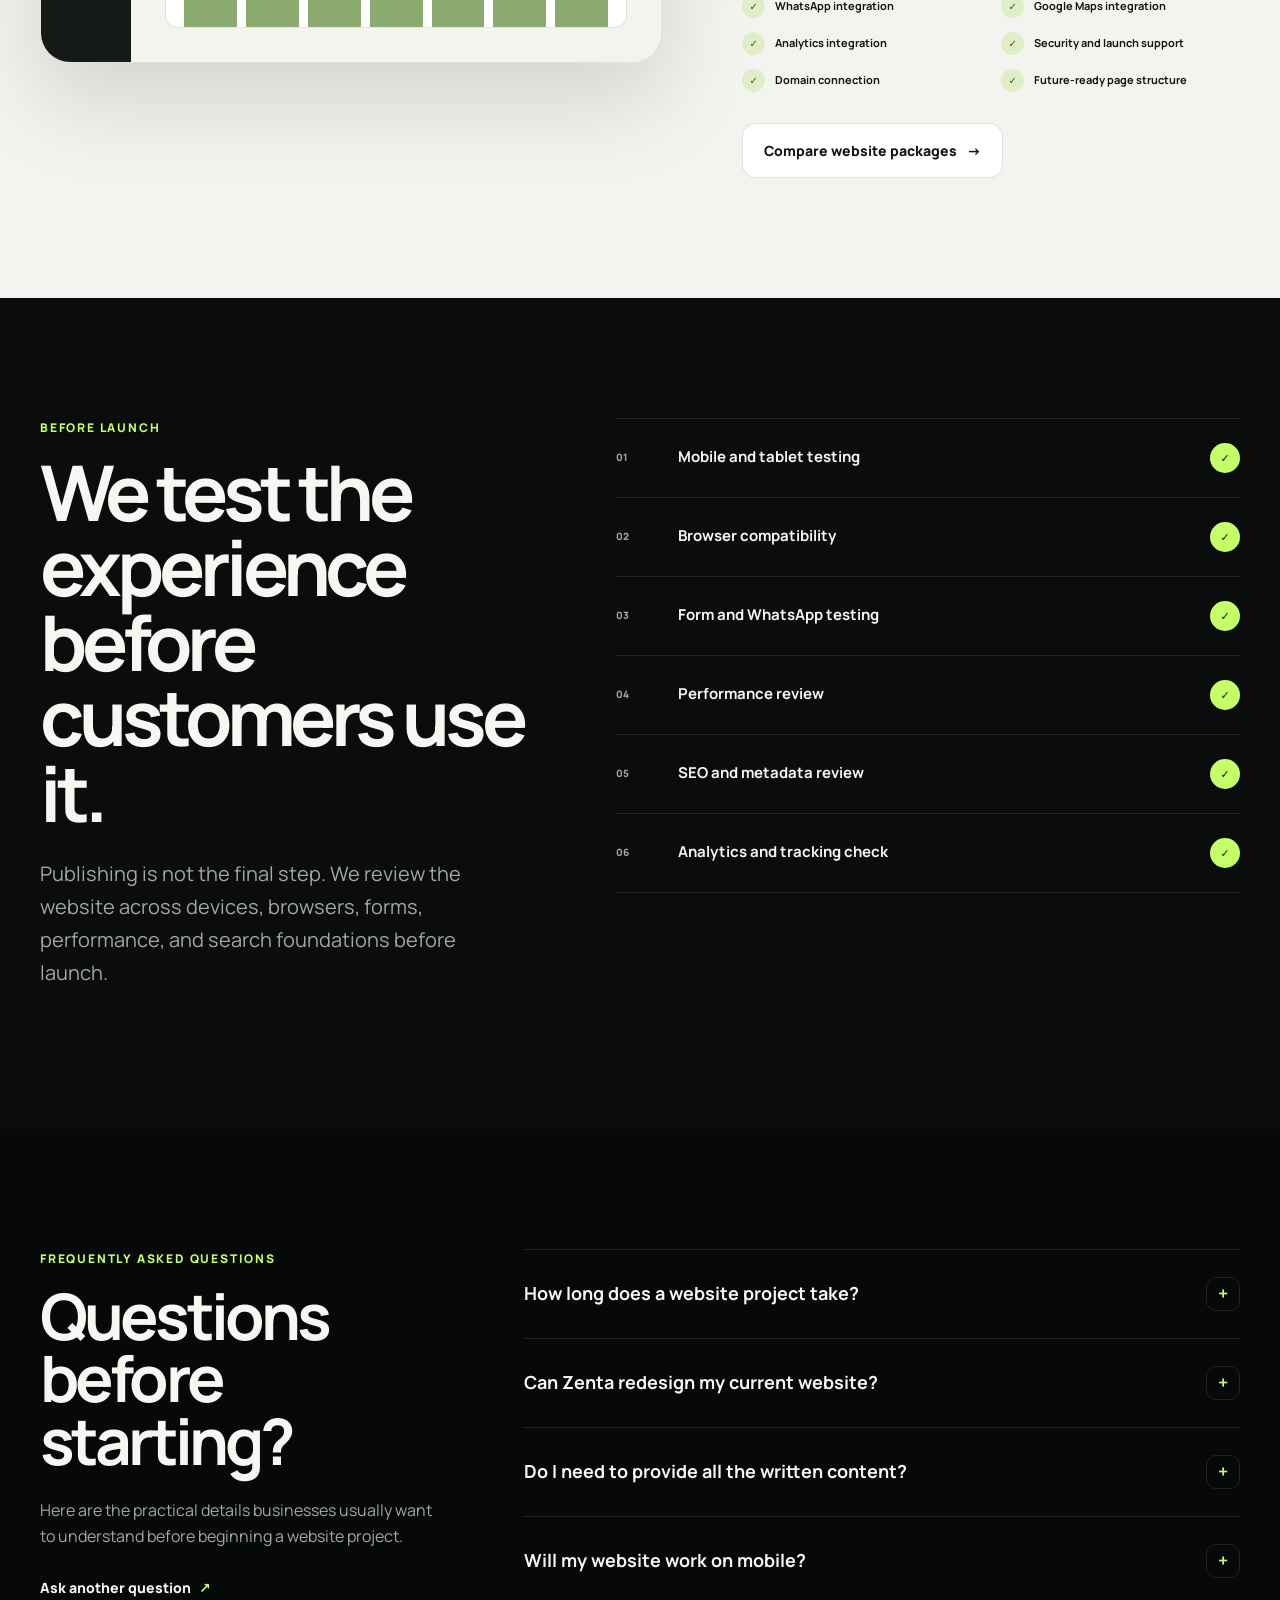
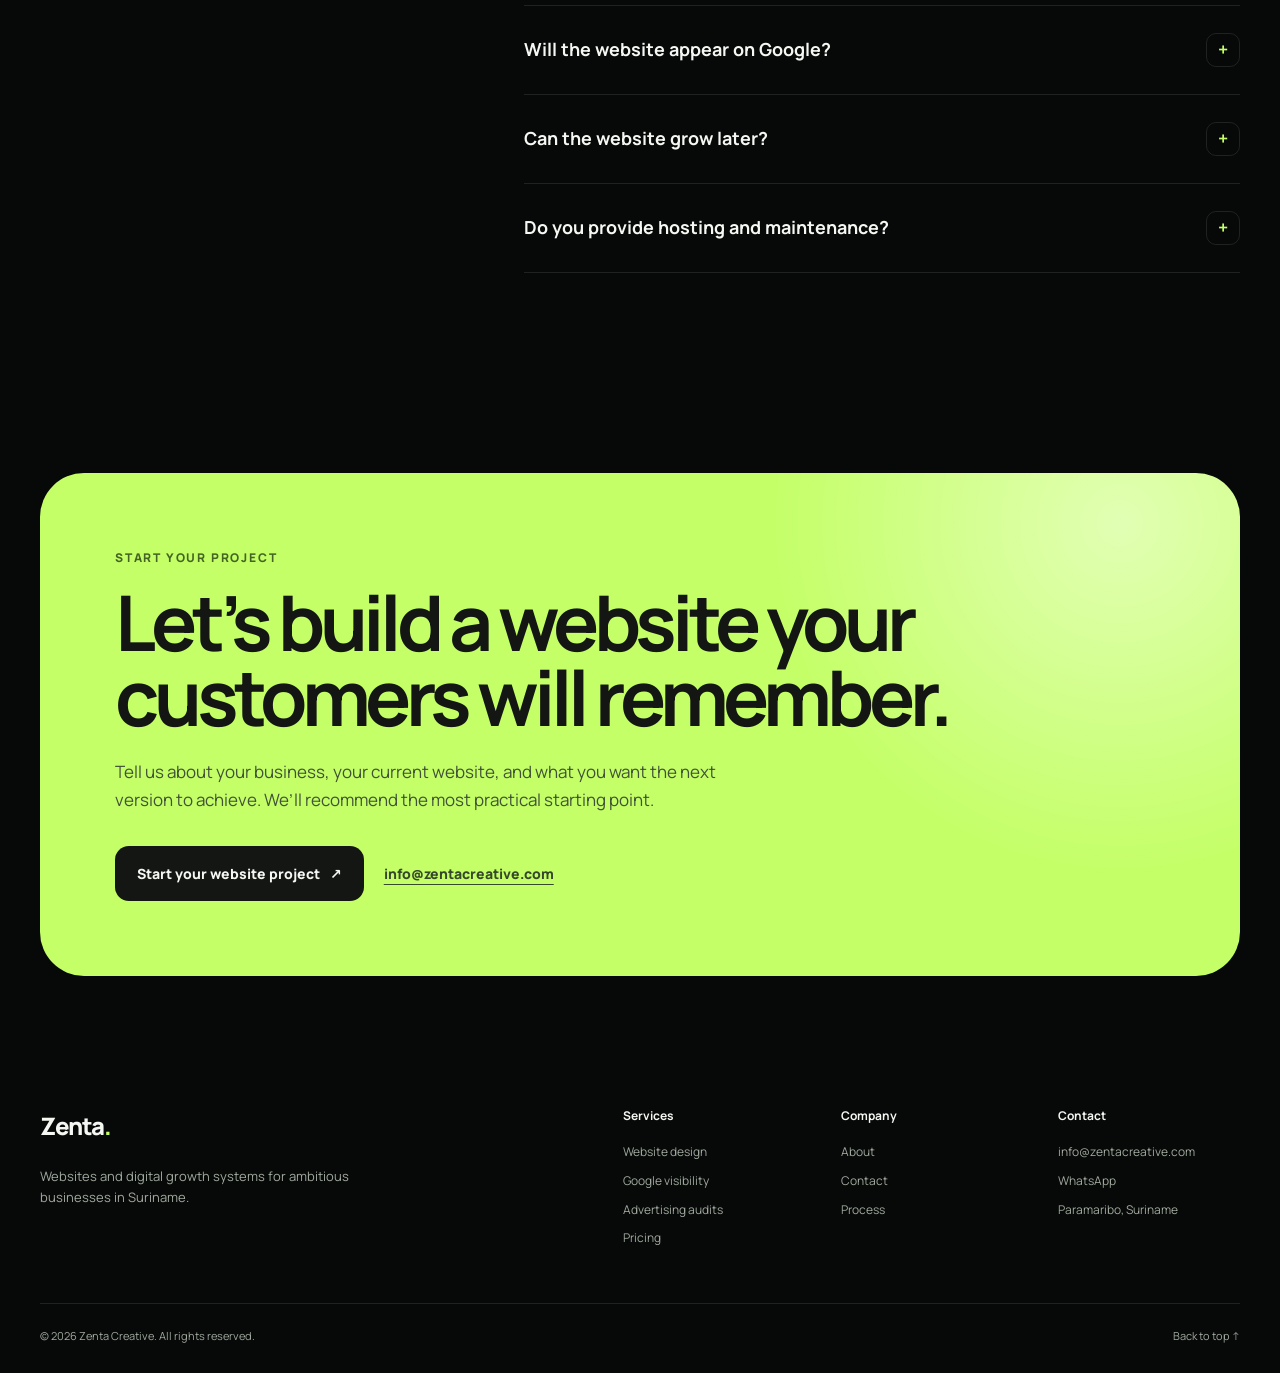
<file: website-design.html>
<!DOCTYPE html>
<html lang="en-SR">
<head>
  <meta charset="UTF-8" />
  <meta name="viewport" content="width=device-width, initial-scale=1.0" />

  <title>Website Design in Suriname | Zenta Creative</title>
  <meta
    name="description"
    content="Zenta Creative designs premium, conversion-focused websites for businesses in Suriname. Custom strategy, responsive development, SEO foundations, and launch support."
  />
  <meta name="robots" content="index, follow" />
  <meta name="theme-color" content="#070908" />
  <link rel="canonical" href="https://zentacreative.com/website-design.html" />

  <meta property="og:type" content="website" />
  <meta property="og:locale" content="en_SR" />
  <meta property="og:site_name" content="Zenta Creative" />
  <meta property="og:url" content="https://zentacreative.com/website-design.html" />
  <meta property="og:title" content="Website Design in Suriname | Zenta Creative" />
  <meta
    property="og:description"
    content="Custom websites built to communicate clearly, build trust, and turn more visitors into customers."
  />

  <link rel="icon" href="favicon.svg" type="image/svg+xml" />
  <link rel="stylesheet" href="style.css" />
  <link rel="stylesheet" href="website-design.css" />

  <link rel="preconnect" href="https://fonts.googleapis.com" />
  <link rel="preconnect" href="https://fonts.gstatic.com" crossorigin />
  <link
    href="https://fonts.googleapis.com/css2?family=Manrope:wght@400;500;600;700;800&family=Playfair+Display:ital,wght@0,600;1,600&display=swap"
    rel="stylesheet"
  />

  <script>
    document.documentElement.classList.add("js");
  </script>

  <script type="application/ld+json">
    {
      "@context": "https://schema.org",
      "@type": "Service",
      "name": "Website Design and Development",
      "provider": {
        "@type": "Organization",
        "name": "Zenta Creative",
        "url": "https://zentacreative.com/"
      },
      "areaServed": {
        "@type": "Country",
        "name": "Suriname"
      },
      "serviceType": "Website strategy, design, and development",
      "url": "https://zentacreative.com/website-design.html"
    }
  </script>
</head>

<body class="website-design-page">
  <a class="skip-link" href="#main-content">Skip to main content</a>

  <div class="site-background" aria-hidden="true">
    <div class="background-grid"></div>
    <div class="background-glow glow-one"></div>
    <div class="background-glow glow-two"></div>
  </div>

  <nav class="nav" id="nav" aria-label="Main navigation">
    <a class="logo" href="index.html" aria-label="Zenta Creative homepage">
      Zenta<span>.</span>
    </a>

    <div class="nav-links" id="navLinks">
      <a class="is-active" href="website-design.html" aria-current="page">Websites</a>
      <a href="google-visibility.html">Google visibility</a>
      <a href="ads-audit.html">Ads audit</a>
      <a href="pricing.html">Pricing</a>
      <a href="about.html">About</a>
      <a href="contact.html">Contact</a>

      <div class="language-switch" aria-label="Language selector">
        <span aria-current="page">EN</span>
        <a href="/nl/website-design.html" lang="nl-SR">NL</a>
      </div>

      <button class="nav-cta js-open-contact" type="button" data-service="Website strategy and design">
        Start a project
      </button>
    </div>

    <button
      class="menu-button"
      id="menuButton"
      type="button"
      aria-label="Open navigation menu"
      aria-controls="navLinks"
      aria-expanded="false"
    >
      <span></span>
      <span></span>
    </button>
  </nav>

  <main id="main-content">
    <header class="web-hero" id="top">
      <div class="container web-hero-grid">
        <div class="web-hero-content">
          <p class="eyebrow reveal">Website strategy, design, and development</p>

          <h1 class="reveal">
            Your website should be
            <span class="serif">your best salesperson.</span>
          </h1>

          <p class="web-hero-copy reveal">
            Zenta designs premium websites that communicate your value clearly,
            build trust quickly, and guide more visitors toward calling,
            booking, messaging, or buying.
          </p>

          <div class="hero-actions reveal">
            <button
              class="button button-primary js-open-contact"
              type="button"
              data-service="Website strategy and design"
            >
              Start your project
              <span aria-hidden="true">↗</span>
            </button>

            <a class="button button-secondary" href="pricing.html">
              View website pricing
            </a>
          </div>

          <div class="web-hero-proof reveal">
            <div>
              <strong>Custom strategy</strong>
              <span>Built around your goals</span>
            </div>
            <div>
              <strong>Conversion-focused</strong>
              <span>Every page has a purpose</span>
            </div>
            <div>
              <strong>Ready for growth</strong>
              <span>Fast, responsive, and scalable</span>
            </div>
          </div>
        </div>

        <div class="web-hero-visual reveal-right" aria-label="Website design preview">
          <div class="device-stage">
            <div class="device-glow"></div>

            <div class="browser-device browser-device-main">
              <div class="browser-device-bar">
                <div class="browser-device-dots" aria-hidden="true">
                  <span></span><span></span><span></span>
                </div>
                <div class="browser-device-address">yourbusiness.sr</div>
              </div>

              <div class="preview-site">
                <div class="preview-site-nav">
                  <strong>North.</strong>
                  <div>
                    <span>Services</span>
                    <span>About</span>
                    <span>Contact</span>
                  </div>
                </div>

                <div class="preview-site-hero">
                  <span class="preview-kicker">Professional service</span>
                  <h2>
                    Clear expertise.
                    <em>Confident growth.</em>
                  </h2>
                  <p>
                    A focused website experience that makes the next step easy.
                  </p>
                  <span class="preview-cta">Book a consultation</span>
                </div>

                <div class="preview-site-metrics">
                  <div><strong>Fast</strong><span>Mobile experience</span></div>
                  <div><strong>Clear</strong><span>Customer journey</span></div>
                  <div><strong>Ready</strong><span>Google foundations</span></div>
                </div>
              </div>
            </div>

            <div class="phone-device">
              <div class="phone-speaker"></div>
              <div class="phone-screen">
                <span class="phone-brand">North.</span>
                <div class="phone-image"></div>
                <strong>Designed for action.</strong>
                <p>Clear message. Simple next step.</p>
                <span class="phone-button">Contact us</span>
              </div>
            </div>

            <div class="visual-chip visual-chip-top">
              <span class="status-dot"></span>
              <div>
                <strong>Conversion path</strong>
                <small>Focused and measurable</small>
              </div>
            </div>

            <div class="visual-chip visual-chip-bottom">
              <strong>Mobile ready</strong>
              <small>Designed for every screen</small>
            </div>
          </div>
        </div>
      </div>

      <div class="container web-trust-strip reveal">
        <span>Designed for</span>
        <div>
          <strong>Professional services</strong>
          <strong>Hospitality</strong>
          <strong>Health and wellness</strong>
          <strong>Retail</strong>
          <strong>Real estate</strong>
        </div>
      </div>
    </header>

    <section class="section problem-section" aria-labelledby="problemTitle">
      <div class="container problem-layout">
        <div class="problem-content reveal-left">
          <p class="kicker">The real problem</p>
          <h2 id="problemTitle">A weak website quietly costs you customers.</h2>
          <p class="large-copy">
            People decide whether to trust a business within seconds. An unclear,
            outdated, or difficult website makes that decision easier for your competitor.
          </p>

          <div class="problem-list">
            <div>
              <span aria-hidden="true">×</span>
              <div>
                <strong>It looks outdated</strong>
                <p>Your business feels less established than it really is.</p>
              </div>
            </div>
            <div>
              <span aria-hidden="true">×</span>
              <div>
                <strong>It confuses visitors</strong>
                <p>Customers cannot quickly understand what you offer.</p>
              </div>
            </div>
            <div>
              <span aria-hidden="true">×</span>
              <div>
                <strong>It hides the next step</strong>
                <p>Calls, bookings, and enquiries are harder than they should be.</p>
              </div>
            </div>
            <div>
              <span aria-hidden="true">×</span>
              <div>
                <strong>It is not built for Google</strong>
                <p>Weak structure limits how easily customers can discover you.</p>
              </div>
            </div>
          </div>
        </div>

        <div class="problem-visual reveal-right">
          <div class="audit-card">
            <div class="audit-card-header">
              <span>Website snapshot</span>
              <strong>Current experience</strong>
            </div>

            <div class="audit-score-row">
              <div class="audit-score">
                <span>Overall score</span>
                <strong>42</strong>
                <small>/100</small>
              </div>
              <div class="audit-ring" aria-hidden="true"><span>42%</span></div>
            </div>

            <div class="audit-bars">
              <div>
                <span>Clarity</span>
                <i><b style="width: 38%"></b></i>
                <strong>38</strong>
              </div>
              <div>
                <span>Trust</span>
                <i><b style="width: 51%"></b></i>
                <strong>51</strong>
              </div>
              <div>
                <span>Mobile</span>
                <i><b style="width: 46%"></b></i>
                <strong>46</strong>
              </div>
              <div>
                <span>Conversion</span>
                <i><b style="width: 33%"></b></i>
                <strong>33</strong>
              </div>
            </div>

            <div class="audit-result">
              <span>Opportunity</span>
              <strong>Rebuild around customer decisions</strong>
            </div>
          </div>
        </div>
      </div>
    </section>

    <section class="section build-section" aria-labelledby="buildTitle">
      <div class="container">
        <div class="section-heading split-heading reveal">
          <div>
            <p class="kicker">What we build</p>
            <h2 id="buildTitle">The right website for the way your business grows.</h2>
          </div>
          <p>
            Whether you need credibility, enquiries, bookings, or a custom digital
            experience, Zenta structures the project around the outcome.
          </p>
        </div>

        <div class="build-grid">
          <article class="build-card build-card-featured reveal">
            <div class="build-card-top">
              <span>01</span>
              <strong>Most common</strong>
            </div>
            <div class="build-card-visual business-visual" aria-hidden="true">
              <div class="mini-browser">
                <div class="mini-browser-bar"></div>
                <div class="mini-browser-content">
                  <span></span>
                  <strong></strong>
                  <strong></strong>
                  <i></i>
                </div>
              </div>
            </div>
            <h3>Business websites</h3>
            <p>
              Premium websites for businesses that need stronger credibility,
              clearer communication, and a professional digital home.
            </p>
            <button class="text-button js-open-contact" type="button" data-service="Business website">
              Discuss a business website <span aria-hidden="true">↗</span>
            </button>
          </article>

          <article class="build-card reveal">
            <div class="build-card-top"><span>02</span></div>
            <div class="build-card-icon" aria-hidden="true">↗</div>
            <h3>Service websites</h3>
            <p>
              Structured around customer questions, service pages, trust, and
              enquiry generation.
            </p>
            <strong class="build-outcome">Built to generate conversations</strong>
          </article>

          <article class="build-card reveal">
            <div class="build-card-top"><span>03</span></div>
            <div class="build-card-icon" aria-hidden="true">◎</div>
            <h3>Landing pages</h3>
            <p>
              Focused pages for campaigns, promotions, lead generation, and a
              single measurable action.
            </p>
            <strong class="build-outcome">Built for focused conversion</strong>
          </article>

          <article class="build-card reveal">
            <div class="build-card-top"><span>04</span></div>
            <div class="build-card-icon" aria-hidden="true">✦</div>
            <h3>Custom solutions</h3>
            <p>
              Booking systems, portals, directories, e-commerce, integrations,
              and tailored customer journeys.
            </p>
            <strong class="build-outcome">Built around your workflow</strong>
          </article>
        </div>
      </div>
    </section>

    <section class="section outcomes-section" aria-labelledby="outcomesTitle">
      <div class="container outcomes-layout">
        <div class="outcomes-intro reveal-left">
          <p class="kicker">Why Zenta</p>
          <h2 id="outcomesTitle">Design decisions tied to business outcomes.</h2>
          <p class="large-copy">
            We do not decorate pages. We build a clearer, more persuasive path
            from first impression to customer action.
          </p>
          <button
            class="button button-primary js-open-contact"
            type="button"
            data-service="Website strategy and design"
          >
            Plan my website
            <span aria-hidden="true">↗</span>
          </button>
        </div>

        <div class="outcomes-list reveal-right">
          <article>
            <span>01</span>
            <div>
              <h3>Clear positioning</h3>
              <p>Visitors quickly understand what you offer, who it is for, and why it matters.</p>
            </div>
            <strong>Faster understanding</strong>
          </article>
          <article>
            <span>02</span>
            <div>
              <h3>Stronger trust</h3>
              <p>Professional presentation, proof, and structure reduce customer uncertainty.</p>
            </div>
            <strong>More confidence</strong>
          </article>
          <article>
            <span>03</span>
            <div>
              <h3>Better conversion</h3>
              <p>Every page supports a useful next step: call, WhatsApp, book, enquire, or buy.</p>
            </div>
            <strong>More action</strong>
          </article>
          <article>
            <span>04</span>
            <div>
              <h3>Built for Google</h3>
              <p>Fast code, responsive structure, metadata, and SEO foundations support visibility.</p>
            </div>
            <strong>More discoverability</strong>
          </article>
        </div>
      </div>
    </section>

    <section class="section process-showcase" id="process" aria-labelledby="processTitle">
      <div class="container">
        <div class="section-heading centered reveal">
          <p class="kicker">Our process</p>
          <h2 id="processTitle">From business challenge to finished website.</h2>
          <p>
            A structured process keeps decisions clear, feedback focused, and
            every part of the website connected to the goal.
          </p>
        </div>

        <div class="process-rail reveal">
          <article>
            <span>01</span>
            <div class="process-node"></div>
            <h3>Discover</h3>
            <p>Understand your business, audience, goals, offer, and current challenges.</p>
          </article>
          <article>
            <span>02</span>
            <div class="process-node"></div>
            <h3>Strategy</h3>
            <p>Plan the page structure, messaging, positioning, and customer journey.</p>
          </article>
          <article>
            <span>03</span>
            <div class="process-node"></div>
            <h3>Design</h3>
            <p>Create a polished visual experience around clarity, trust, and action.</p>
          </article>
          <article>
            <span>04</span>
            <div class="process-node"></div>
            <h3>Development</h3>
            <p>Build the responsive website, integrations, forms, and technical foundations.</p>
          </article>
          <article>
            <span>05</span>
            <div class="process-node"></div>
            <h3>Launch</h3>
            <p>Test the complete experience, connect the domain, and publish confidently.</p>
          </article>
          <article>
            <span>06</span>
            <div class="process-node"></div>
            <h3>Growth</h3>
            <p>Support the website with maintenance, visibility, and future improvements.</p>
          </article>
        </div>
      </div>
    </section>

    <section class="section included-section" aria-labelledby="includedTitle">
      <div class="container included-layout">
        <div class="included-preview reveal-left">
          <div class="included-browser">
            <div class="included-browser-bar">
              <span></span><span></span><span></span>
              <div>zenta.project/build</div>
            </div>
            <div class="included-dashboard">
              <div class="dashboard-side">
                <strong>Zenta.</strong>
                <span class="active"></span>
                <span></span>
                <span></span>
                <span></span>
              </div>
              <div class="dashboard-main">
                <div class="dashboard-heading">
                  <div>
                    <span>Project status</span>
                    <strong>Ready for launch</strong>
                  </div>
                  <i>100%</i>
                </div>
                <div class="dashboard-progress"><span></span></div>
                <div class="dashboard-grid">
                  <div><span>Responsive</span><strong>Passed</strong></div>
                  <div><span>Performance</span><strong>Optimised</strong></div>
                  <div><span>SEO setup</span><strong>Complete</strong></div>
                  <div><span>Forms</span><strong>Tested</strong></div>
                </div>
                <div class="dashboard-chart">
                  <span style="height:34%"></span>
                  <span style="height:48%"></span>
                  <span style="height:46%"></span>
                  <span style="height:67%"></span>
                  <span style="height:74%"></span>
                  <span style="height:88%"></span>
                  <span style="height:100%"></span>
                </div>
              </div>
            </div>
          </div>
        </div>

        <div class="included-content reveal-right">
          <p class="kicker">Everything included</p>
          <h2 id="includedTitle">A complete foundation, not just a homepage.</h2>
          <p class="large-copy">
            Every website includes the essentials needed to look professional,
            work reliably, and support future growth.
          </p>

          <div class="included-list">
            <div><span>✓</span><strong>Custom website design</strong></div>
            <div><span>✓</span><strong>Mobile responsive development</strong></div>
            <div><span>✓</span><strong>Conversion-focused structure</strong></div>
            <div><span>✓</span><strong>Fast-loading foundations</strong></div>
            <div><span>✓</span><strong>SEO metadata and structure</strong></div>
            <div><span>✓</span><strong>Contact and lead forms</strong></div>
            <div><span>✓</span><strong>WhatsApp integration</strong></div>
            <div><span>✓</span><strong>Google Maps integration</strong></div>
            <div><span>✓</span><strong>Analytics integration</strong></div>
            <div><span>✓</span><strong>Security and launch support</strong></div>
            <div><span>✓</span><strong>Domain connection</strong></div>
            <div><span>✓</span><strong>Future-ready page structure</strong></div>
          </div>

          <a class="button button-secondary" href="pricing.html">
            Compare website packages
            <span aria-hidden="true">→</span>
          </a>
        </div>
      </div>
    </section>

    <section class="section launch-section" aria-labelledby="launchTitle">
      <div class="container launch-layout">
        <div class="launch-content reveal-left">
          <p class="kicker">Before launch</p>
          <h2 id="launchTitle">We test the experience before customers use it.</h2>
          <p class="large-copy">
            Publishing is not the final step. We review the website across devices,
            browsers, forms, performance, and search foundations before launch.
          </p>
        </div>

        <div class="launch-checks reveal-right">
          <article><span>01</span><strong>Mobile and tablet testing</strong><i>✓</i></article>
          <article><span>02</span><strong>Browser compatibility</strong><i>✓</i></article>
          <article><span>03</span><strong>Form and WhatsApp testing</strong><i>✓</i></article>
          <article><span>04</span><strong>Performance review</strong><i>✓</i></article>
          <article><span>05</span><strong>SEO and metadata review</strong><i>✓</i></article>
          <article><span>06</span><strong>Analytics and tracking check</strong><i>✓</i></article>
        </div>
      </div>
    </section>

    <section class="section faq-section web-faq-section" aria-labelledby="faqTitle">
      <div class="container faq-layout">
        <div class="faq-intro reveal-left">
          <p class="kicker">Frequently asked questions</p>
          <h2 id="faqTitle">Questions before starting?</h2>
          <p>
            Here are the practical details businesses usually want to understand
            before beginning a website project.
          </p>
          <button
            class="text-button js-open-contact"
            type="button"
            data-service="Website strategy and design"
          >
            Ask another question <span aria-hidden="true">↗</span>
          </button>
        </div>

        <div class="faq-list reveal-right">
          <article class="faq-item">
            <button class="faq-question" type="button" aria-expanded="false">
              <span>How long does a website project take?</span><i aria-hidden="true">+</i>
            </button>
            <div class="faq-answer"><div><p>
              Most Launch and Growth projects take approximately two to four weeks.
              Larger custom websites may require more time depending on content,
              functionality, and feedback speed.
            </p></div></div>
          </article>

          <article class="faq-item">
            <button class="faq-question" type="button" aria-expanded="false">
              <span>Can Zenta redesign my current website?</span><i aria-hidden="true">+</i>
            </button>
            <div class="faq-answer"><div><p>
              Yes. We can review your current website, keep what still works, and
              rebuild the experience around clearer messaging, stronger design,
              improved mobile usability, and better conversion.
            </p></div></div>
          </article>

          <article class="faq-item">
            <button class="faq-question" type="button" aria-expanded="false">
              <span>Do I need to provide all the written content?</span><i aria-hidden="true">+</i>
            </button>
            <div class="faq-answer"><div><p>
              You can provide existing content, or Zenta can help structure and
              refine your messaging. Larger copywriting requirements are scoped
              separately when needed.
            </p></div></div>
          </article>

          <article class="faq-item">
            <button class="faq-question" type="button" aria-expanded="false">
              <span>Will my website work on mobile?</span><i aria-hidden="true">+</i>
            </button>
            <div class="faq-answer"><div><p>
              Yes. Every website is designed and tested for desktop, tablet, and
              mobile so the experience remains clear and easy to use on every screen.
            </p></div></div>
          </article>

          <article class="faq-item">
            <button class="faq-question" type="button" aria-expanded="false">
              <span>Will the website appear on Google?</span><i aria-hidden="true">+</i>
            </button>
            <div class="faq-answer"><div><p>
              Every project includes technical SEO foundations such as page titles,
              descriptions, responsive code, and search-friendly structure. Stronger
              rankings require ongoing content, authority, and local visibility work.
            </p></div></div>
          </article>

          <article class="faq-item">
            <button class="faq-question" type="button" aria-expanded="false">
              <span>Can the website grow later?</span><i aria-hidden="true">+</i>
            </button>
            <div class="faq-answer"><div><p>
              Yes. We structure websites so additional pages, services, integrations,
              booking tools, and other functionality can be added as your business grows.
            </p></div></div>
          </article>

          <article class="faq-item">
            <button class="faq-question" type="button" aria-expanded="false">
              <span>Do you provide hosting and maintenance?</span><i aria-hidden="true">+</i>
            </button>
            <div class="faq-answer"><div><p>
              Yes. Website care plans start from $50 per month and can include hosting,
              SSL, backups, monitoring, technical support, and minor content updates.
            </p></div></div>
          </article>
        </div>
      </div>
    </section>

    <section class="final-cta website-final-cta">
      <div class="container final-cta-inner reveal">
        <p class="kicker">Start your project</p>
        <h2>Let’s build a website your customers will remember.</h2>
        <p>
          Tell us about your business, your current website, and what you want the
          next version to achieve. We’ll recommend the most practical starting point.
        </p>
        <div class="final-actions">
          <button
            class="button button-dark js-open-contact"
            type="button"
            data-service="Website strategy and design"
          >
            Start your website project
            <span aria-hidden="true">↗</span>
          </button>
          <a class="final-email" href="mailto:info@zentacreative.com">info@zentacreative.com</a>
        </div>
      </div>
    </section>
  </main>

  <footer class="footer">
    <div class="container footer-grid">
      <div class="footer-brand">
        <a class="logo" href="index.html">Zenta<span>.</span></a>
        <p>Websites and digital growth systems for ambitious businesses in Suriname.</p>
      </div>

      <div class="footer-links">
        <div>
          <strong>Services</strong>
          <a href="website-design.html">Website design</a>
          <a href="google-visibility.html">Google visibility</a>
          <a href="ads-audit.html">Advertising audits</a>
          <a href="pricing.html">Pricing</a>
        </div>
        <div>
          <strong>Company</strong>
          <a href="about.html">About</a>
          <a href="contact.html">Contact</a>
          <a href="index.html#process">Process</a>
        </div>
        <div>
          <strong>Contact</strong>
          <a href="mailto:info@zentacreative.com">info@zentacreative.com</a>
          <a href="https://wa.me/5978877663" target="_blank" rel="noopener noreferrer">WhatsApp</a>
          <span>Paramaribo, Suriname</span>
        </div>
      </div>
    </div>

    <div class="container footer-bottom">
      <span>© <span id="year"></span> Zenta Creative. All rights reserved.</span>
      <a href="#top">Back to top ↑</a>
    </div>
  </footer>

  <button
    class="floating-whatsapp js-open-contact"
    type="button"
    data-service="Website strategy and design"
    aria-label="Contact Zenta Creative"
  >
    <span aria-hidden="true">●</span>
    Let’s talk
  </button>

  <div class="contact-modal" id="contactModal" aria-hidden="true">
    <div class="contact-backdrop" data-close-modal></div>

    <section
      class="contact-dialog"
      role="dialog"
      aria-modal="true"
      aria-labelledby="contactTitle"
      aria-describedby="contactDescription"
    >
      <button class="modal-close" type="button" aria-label="Close contact form" data-close-modal>×</button>
      <p class="kicker">Start a conversation</p>
      <h2 id="contactTitle">Tell us about your website project.</h2>
      <p id="contactDescription">
        Complete the form and a prefilled WhatsApp message will open for you to review and send.
      </p>

      <form id="contactForm" novalidate>
        <div class="form-grid">
          <label class="form-field">
            <span>Your name</span>
            <input id="contactName" name="name" type="text" autocomplete="name" required />
            <small class="field-error">Please enter your name.</small>
          </label>

          <label class="form-field">
            <span>Business name</span>
            <input id="contactBusiness" name="business" type="text" autocomplete="organization" required />
            <small class="field-error">Please enter your business name.</small>
          </label>

          <label class="form-field">
            <span>Phone or email</span>
            <input id="contactDetails" name="contact" type="text" required />
            <small class="field-error">Please enter a phone number or email.</small>
          </label>

          <label class="form-field">
            <span>What do you need?</span>
            <select id="contactService" name="service" required>
              <option value="">Choose an option</option>
              <option value="Website strategy and design">Website strategy and design</option>
              <option value="Business website">Business website</option>
              <option value="Website redesign">Website redesign</option>
              <option value="Landing page">Landing page</option>
              <option value="Custom website project">Custom website project</option>
              <option value="Not sure yet">Not sure yet</option>
            </select>
            <small class="field-error">Please choose an option.</small>
          </label>

          <label class="form-field form-field-full">
            <span>What would you like the website to achieve?</span>
            <textarea
              id="contactGoal"
              name="goal"
              rows="5"
              required
              placeholder="For example: more enquiries, online bookings, a more professional image, or a complete redesign."
            ></textarea>
            <small class="field-error">Please briefly describe your goal.</small>
          </label>
        </div>

        <div class="form-actions">
          <button class="button button-primary" type="submit">
            Continue on WhatsApp <span aria-hidden="true">↗</span>
          </button>
          <p>No payment or commitment is required.</p>
        </div>
      </form>
    </section>
  </div>

  <script>
    const whatsappNumber = "5978877663";
    const nav = document.getElementById("nav");
    const menuButton = document.getElementById("menuButton");
    const navLinks = document.getElementById("navLinks");
    const modal = document.getElementById("contactModal");
    const contactForm = document.getElementById("contactForm");
    const serviceSelect = document.getElementById("contactService");
    const openContactButtons = document.querySelectorAll(".js-open-contact");
    const closeModalButtons = modal.querySelectorAll("[data-close-modal]");
    const faqQuestions = document.querySelectorAll(".faq-question");
    let lastFocusedElement = null;

    function closeMobileMenu() {
      navLinks.classList.remove("is-open");
      menuButton.setAttribute("aria-expanded", "false");
      menuButton.setAttribute("aria-label", "Open navigation menu");
      document.body.classList.remove("menu-open");
    }

    function openModal(service = "") {
      lastFocusedElement = document.activeElement;
      if (service && [...serviceSelect.options].some((option) => option.value === service)) {
        serviceSelect.value = service;
      }
      modal.classList.add("is-open");
      modal.setAttribute("aria-hidden", "false");
      document.body.classList.add("modal-open");
      closeMobileMenu();
      window.setTimeout(() => document.getElementById("contactName").focus(), 50);
    }

    function closeModal() {
      modal.classList.remove("is-open");
      modal.setAttribute("aria-hidden", "true");
      document.body.classList.remove("modal-open");
      lastFocusedElement?.focus();
    }

    function validateField(field) {
      const wrapper = field.closest(".form-field");
      const valid = field.checkValidity();
      wrapper.classList.toggle("has-error", !valid);
      return valid;
    }

    menuButton.addEventListener("click", () => {
      const isOpen = navLinks.classList.toggle("is-open");
      menuButton.setAttribute("aria-expanded", String(isOpen));
      menuButton.setAttribute("aria-label", isOpen ? "Close navigation menu" : "Open navigation menu");
      document.body.classList.toggle("menu-open", isOpen);
    });

    navLinks.querySelectorAll("a").forEach((link) => link.addEventListener("click", closeMobileMenu));
    openContactButtons.forEach((button) => button.addEventListener("click", () => openModal(button.dataset.service || "")));
    closeModalButtons.forEach((button) => button.addEventListener("click", closeModal));

    document.addEventListener("keydown", (event) => {
      if (event.key === "Escape" && modal.classList.contains("is-open")) closeModal();
    });

    window.addEventListener("scroll", () => nav.classList.toggle("is-scrolled", window.scrollY > 20));

    faqQuestions.forEach((question) => {
      question.addEventListener("click", () => {
        const item = question.closest(".faq-item");
        const isOpen = item.classList.contains("is-open");
        document.querySelectorAll(".faq-item.is-open").forEach((openItem) => {
          openItem.classList.remove("is-open");
          openItem.querySelector(".faq-question").setAttribute("aria-expanded", "false");
        });
        if (!isOpen) {
          item.classList.add("is-open");
          question.setAttribute("aria-expanded", "true");
        }
      });
    });

    contactForm.querySelectorAll("input, select, textarea").forEach((field) => {
      field.addEventListener("blur", () => validateField(field));
      field.addEventListener("input", () => {
        if (field.closest(".form-field").classList.contains("has-error")) validateField(field);
      });
    });

    contactForm.addEventListener("submit", (event) => {
      event.preventDefault();
      const fields = Array.from(contactForm.querySelectorAll("input, select, textarea"));
      if (!fields.map(validateField).every(Boolean)) {
        contactForm.querySelector(":invalid")?.focus();
        return;
      }

      const name = document.getElementById("contactName").value.trim();
      const business = document.getElementById("contactBusiness").value.trim();
      const contact = document.getElementById("contactDetails").value.trim();
      const service = serviceSelect.value;
      const goal = document.getElementById("contactGoal").value.trim();

      const message = [
        "Hi Zenta, I would like to discuss a website project.",
        "",
        `Name: ${name}`,
        `Business: ${business}`,
        `Contact: ${contact}`,
        `Project type: ${service}`,
        "",
        "Goal:",
        goal
      ].join("\n");

      const whatsappUrl = `https://wa.me/${whatsappNumber}?text=${encodeURIComponent(message)}`;
      window.open(whatsappUrl, "_blank", "noopener,noreferrer");
    });

    const revealElements = document.querySelectorAll(".reveal, .reveal-left, .reveal-right");
    if ("IntersectionObserver" in window) {
      const revealObserver = new IntersectionObserver((entries) => {
        entries.forEach((entry) => {
          if (!entry.isIntersecting) return;
          entry.target.classList.add("is-visible");
          revealObserver.unobserve(entry.target);
        });
      }, { threshold: 0.1, rootMargin: "0px 0px -40px 0px" });
      revealElements.forEach((element) => revealObserver.observe(element));
    } else {
      revealElements.forEach((element) => element.classList.add("is-visible"));
    }

    document.getElementById("year").textContent = new Date().getFullYear();
  </script>
</body>
</html>
</file>
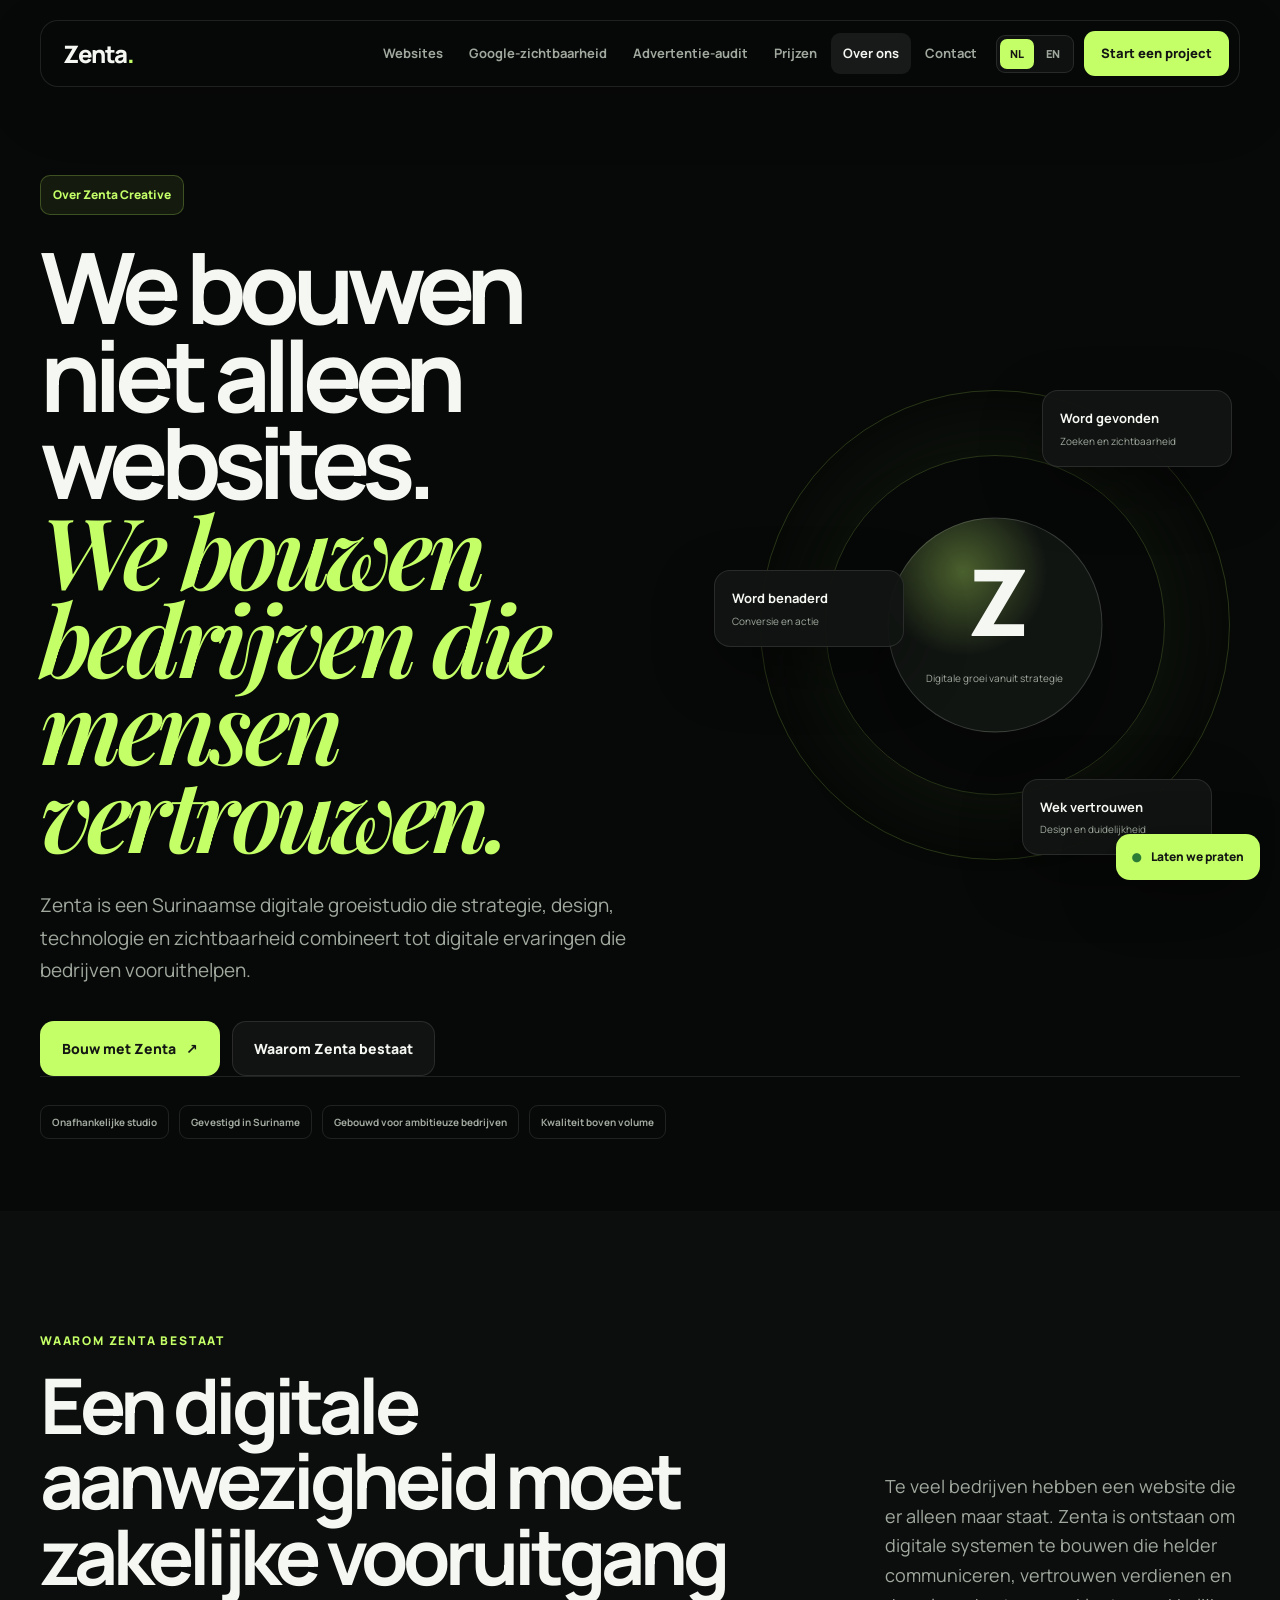
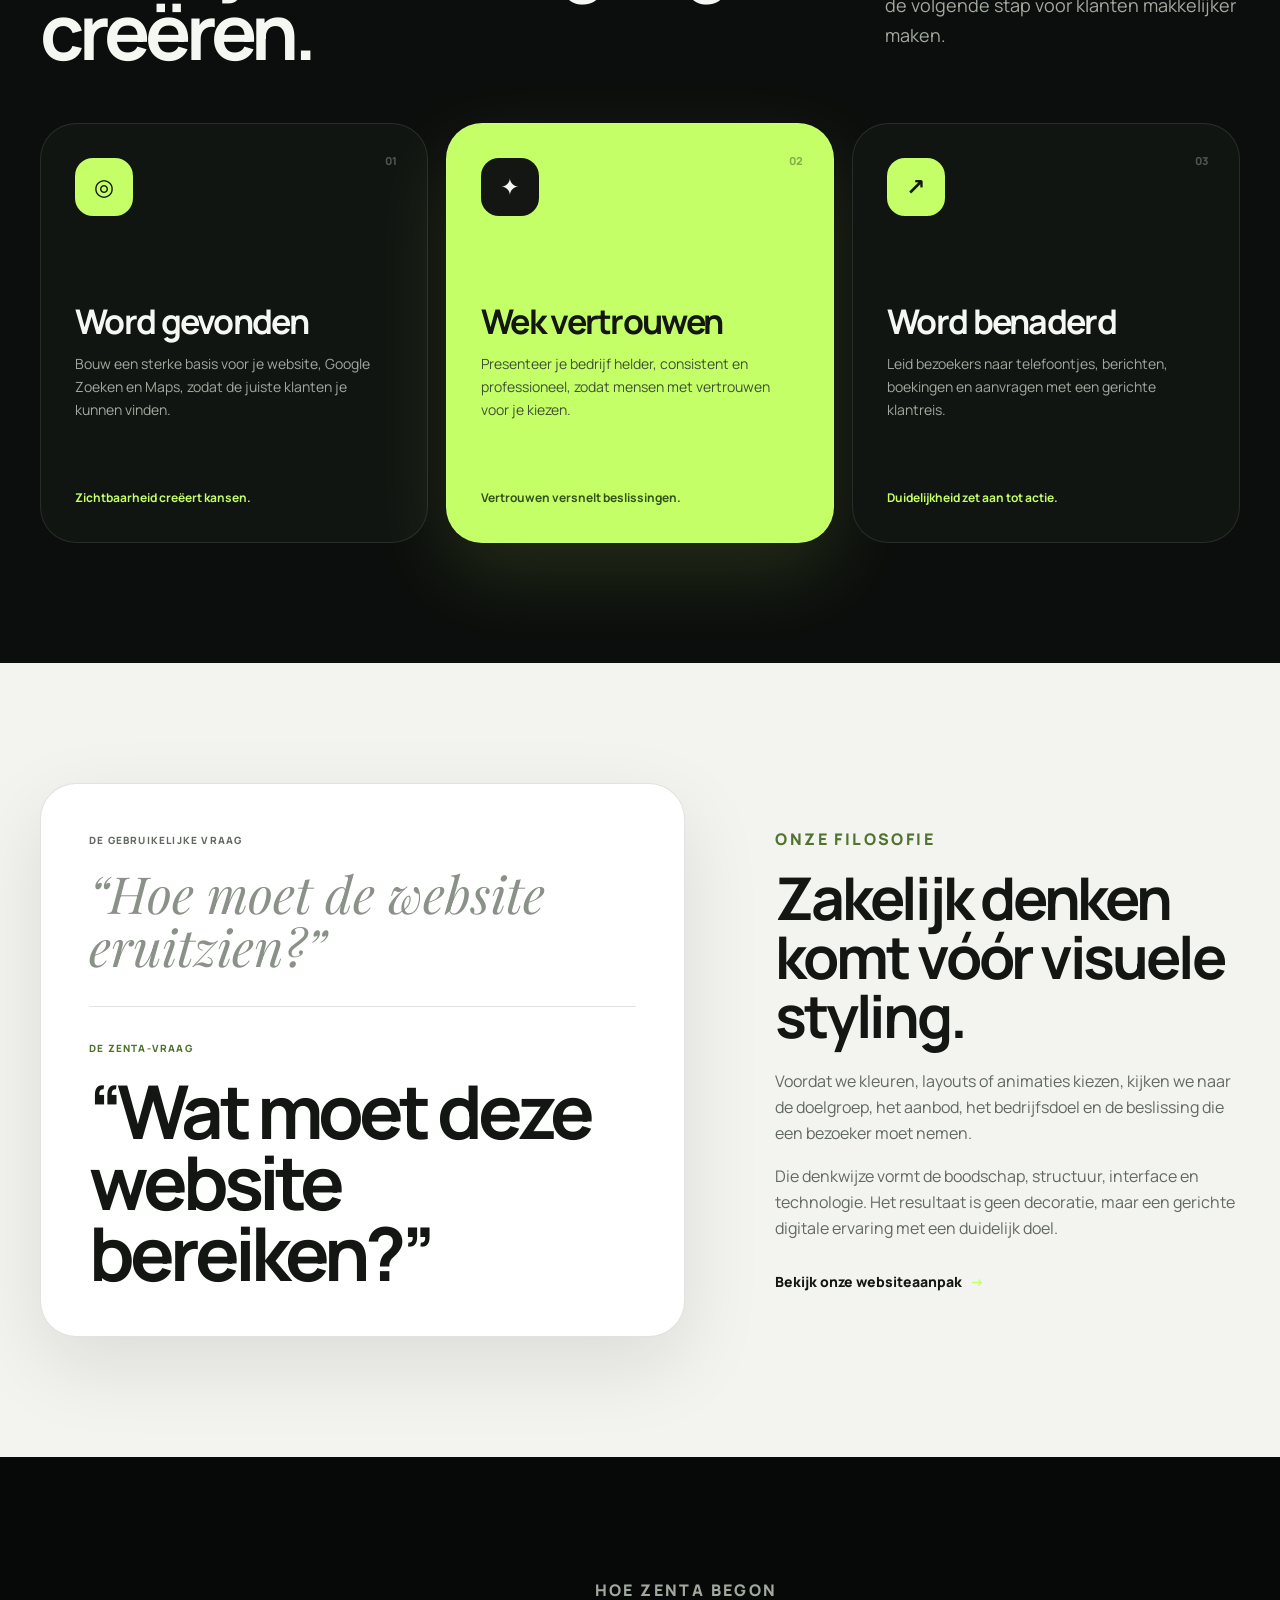
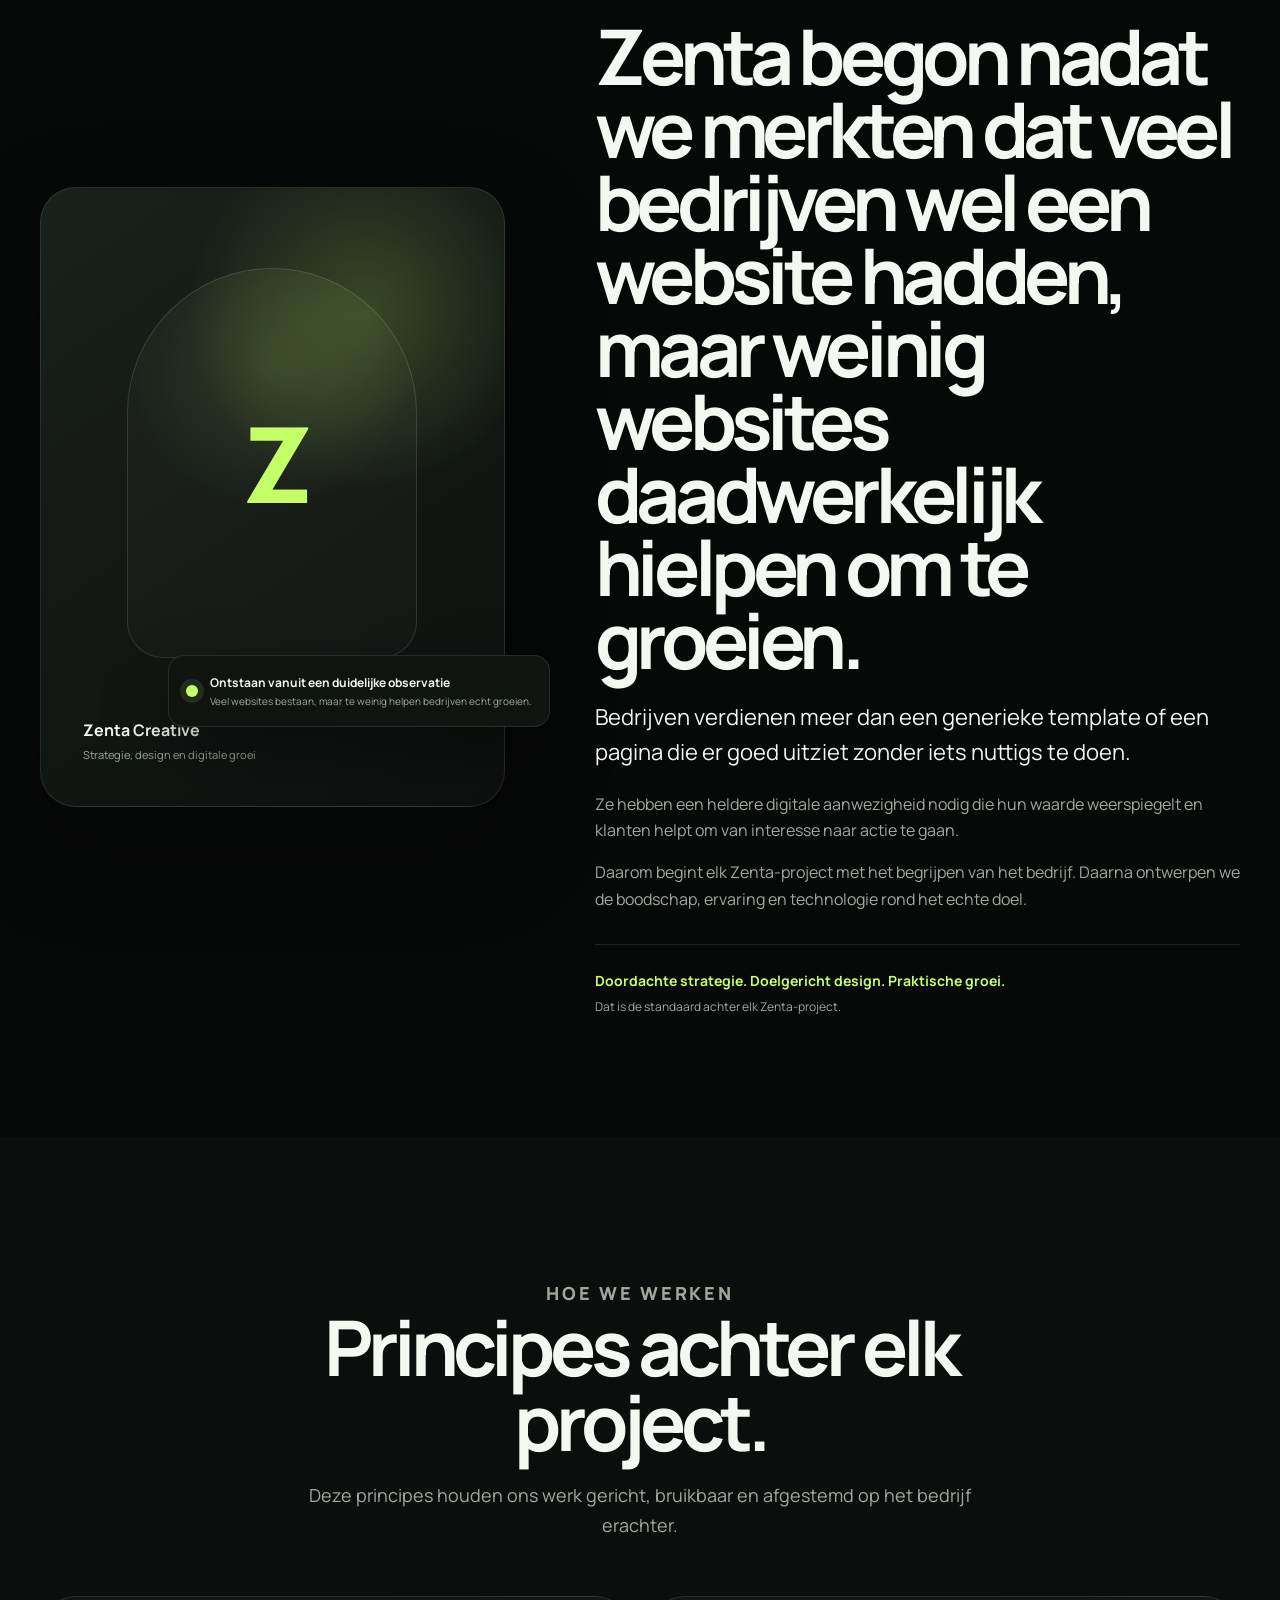
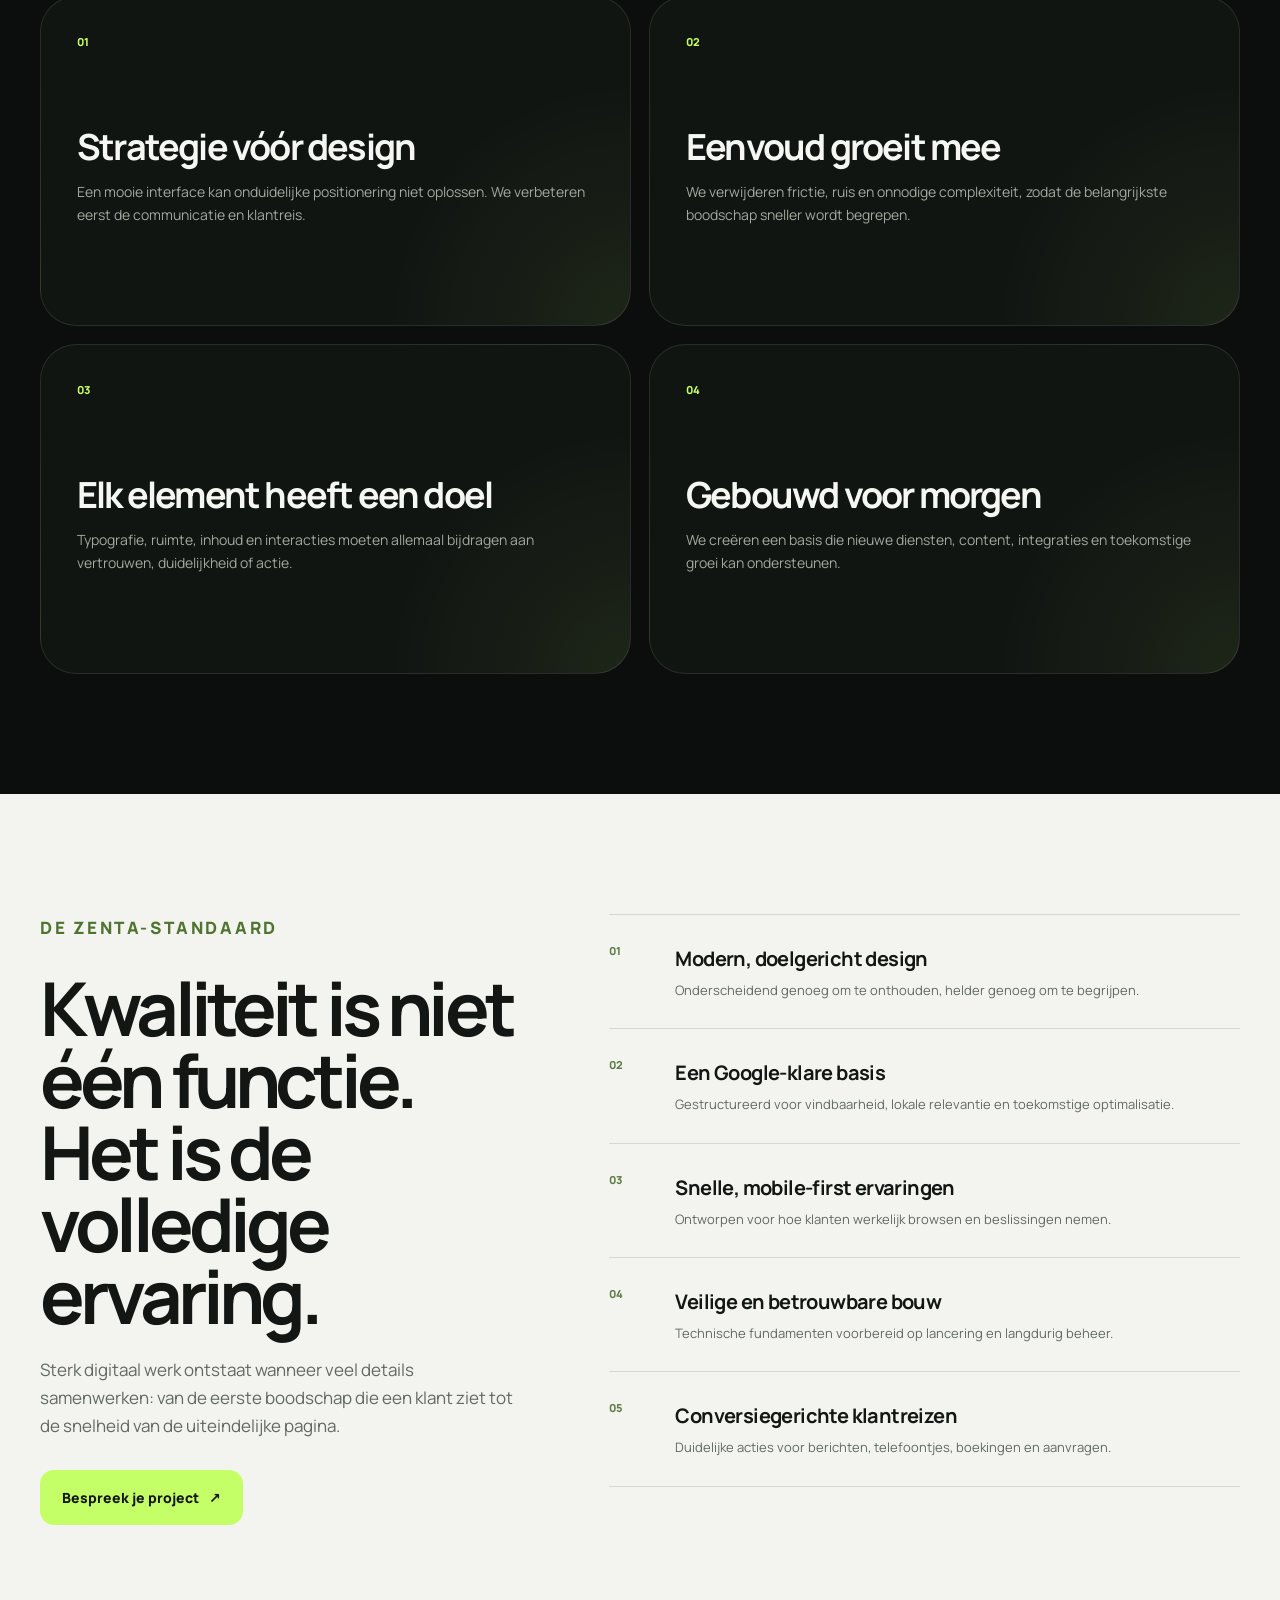
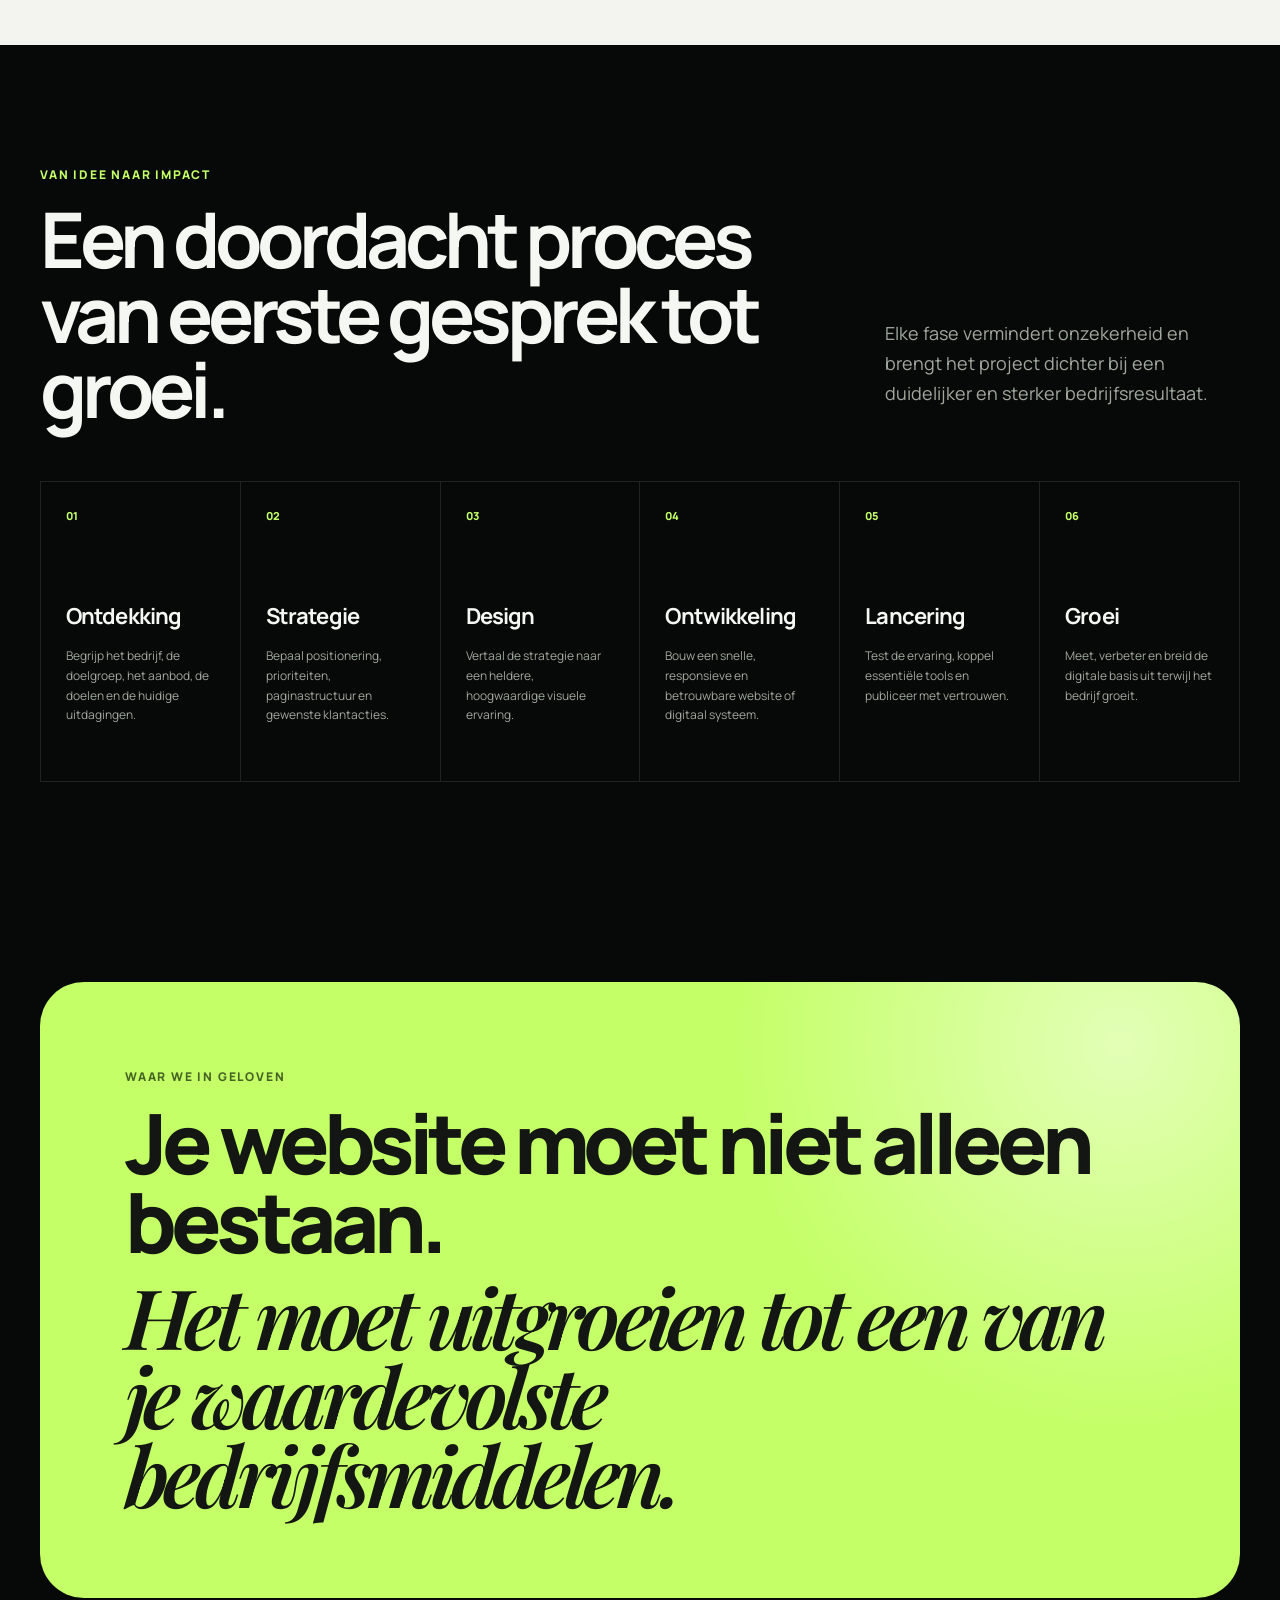
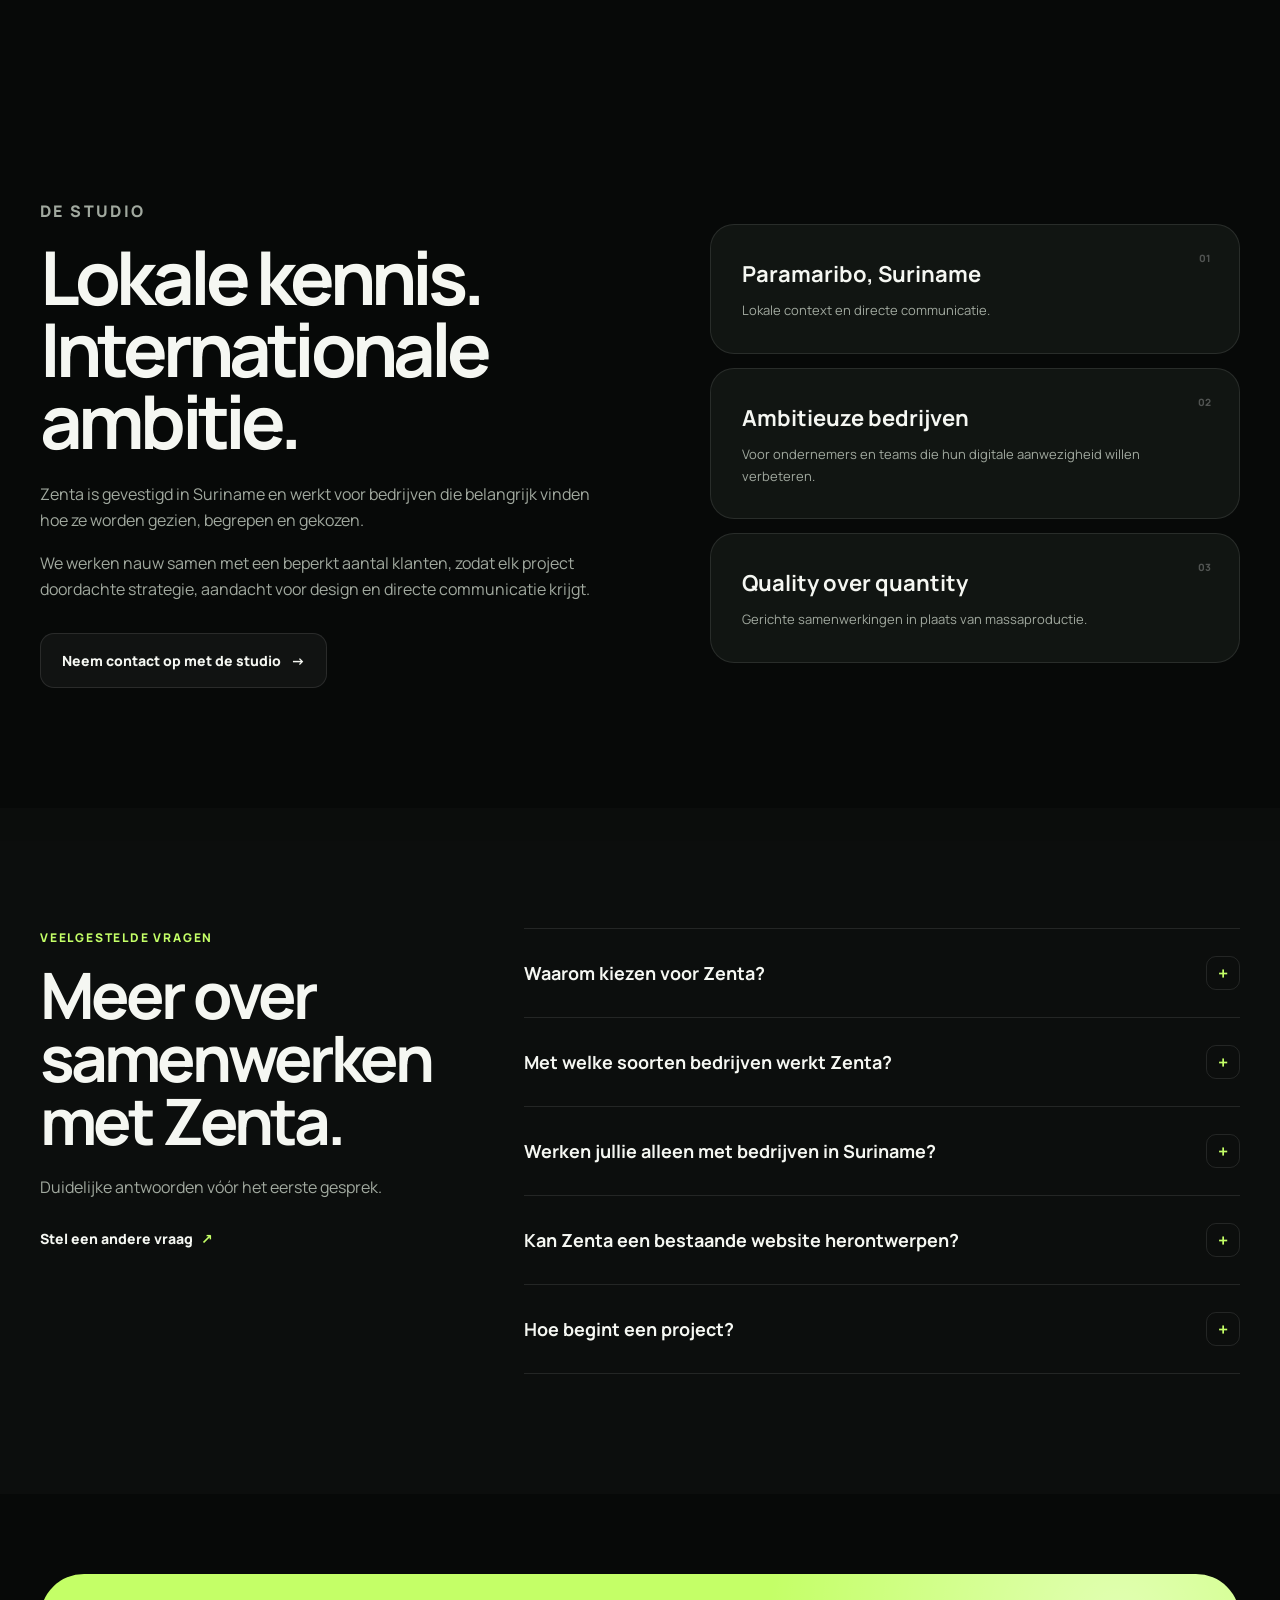
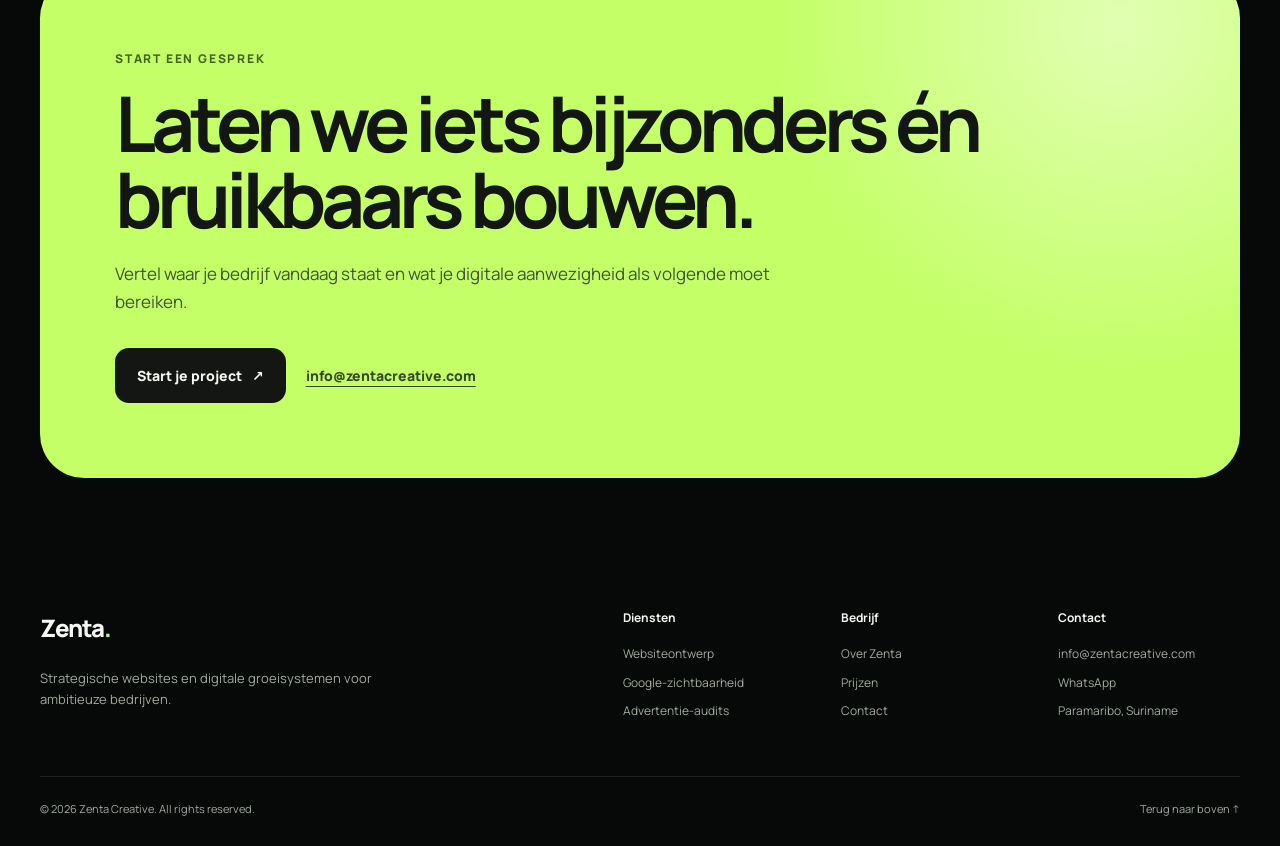
<file: nl/about.html>
<!DOCTYPE html>

<html lang="nl-SR">
<head>
<meta charset="utf-8"/>
<meta content="width=device-width, initial-scale=1.0" name="viewport"/>
<title>Over Zenta Creative | Digitale groeistudio in Suriname</title>
<meta content="Maak kennis met Zenta Creative, een Surinaamse digitale groeistudio voor strategische websites en sterkere online zichtbaarheid." name="description"/>
<meta content="index, follow" name="robots"/>
<meta content="#070908" name="theme-color"/>
<link href="https://zentacreative.com/nl/about.html" rel="canonical"/>
<meta content="website" property="og:type"/>
<meta content="nl_SR" property="og:locale"/>
<meta content="Zenta Creative" property="og:site_name"/>
<meta content="https://zentacreative.com/nl/about.html" property="og:url"/>
<meta content="Over Zenta Creative | Digitale groeistudio in Suriname" property="og:title"/>
<meta content="Strategie, design en zichtbaarheid werken samen om ambitieuze bedrijven vindbaar, betrouwbaar en bereikbaar te maken." property="og:description"/>
<link href="../favicon.svg" rel="icon" type="image/svg+xml"/>
<link href="../style.css" rel="stylesheet"/>
<link href="../about.css" rel="stylesheet"/>
<link href="https://fonts.googleapis.com" rel="preconnect"/>
<link crossorigin="" href="https://fonts.gstatic.com" rel="preconnect"/>
<link href="https://fonts.googleapis.com/css2?family=Manrope:wght@400;500;600;700;800&amp;family=Playfair+Display:ital,wght@0,600;1,600&amp;display=swap" rel="stylesheet"/>
<script>document.documentElement.classList.add("js");</script>
<script type="application/ld+json">
  {
    "@context": "https://schema.org",
    "@type": "Organization",
    "name": "Zenta Creative",
    "url": "https://zentacreative.com/",
    "email": "info@zentacreative.com",
    "areaServed": "Suriname",
    "description": "Een digitale groeistudio die bedrijven helpt hun website, Google-zichtbaarheid en klantreis te verbeteren."
  }
  </script>
</head>
<body class="about-page">
<a class="skip-link" href="#main-content">Ga naar hoofdinhoud</a>
<div aria-hidden="true" class="site-background">
<div class="background-grid"></div>
<div class="background-glow glow-one"></div>
<div class="background-glow glow-two"></div>
</div>
<nav aria-label="Main navigation" class="nav" id="nav">
<a aria-label="Zenta Creative homepage" class="logo" href="index.html">Zenta<span>.</span></a>
<div class="nav-links" id="navLinks">
<a href="website-design.html">Websites</a>
<a href="google-visibility.html">Google-zichtbaarheid</a>
<a href="ads-audit.html">Advertentie-audit</a>
<a href="pricing.html">Prijzen</a>
<a aria-current="page" class="is-active" href="about.html">Over ons</a>
<a href="contact.html">Contact</a>
<div aria-label="Taalkeuze" class="language-switch">
<span aria-current="page">NL</span>
<a href="../about.html" lang="en-SR">EN</a>
</div>
<button class="nav-cta js-open-contact" type="button">Start een project</button>
</div>
<button aria-controls="navLinks" aria-expanded="false" aria-label="Navigatiemenu openen" class="menu-button" id="menuButton" type="button"><span></span><span></span></button>
</nav>
<main id="main-content">
<header class="about-hero" id="top">
<div class="container about-hero-grid">
<div class="about-hero-copy">
<p class="eyebrow reveal">Over Zenta Creative</p>
<h1 class="reveal">We bouwen niet alleen websites.<span class="serif">We bouwen bedrijven die mensen vertrouwen.</span></h1>
<p class="about-intro reveal">Zenta is een Surinaamse digitale groeistudio die strategie, design, technologie en zichtbaarheid combineert tot digitale ervaringen die bedrijven vooruithelpen.</p>
<div class="hero-actions reveal">
<button class="button button-primary js-open-contact" type="button">Bouw met Zenta <span aria-hidden="true">↗</span></button>
<a class="button button-secondary" href="#why">Waarom Zenta bestaat</a>
</div>
</div>
<div aria-hidden="true" class="about-hero-art reveal-right">
<div class="studio-orbit">
<div class="orbit-ring orbit-ring-one"></div>
<div class="orbit-ring orbit-ring-two"></div>
<div class="orbit-core"><span>Z</span><small>Digitale groei vanuit strategie</small></div>
<div class="orbit-card orbit-found"><strong>Word gevonden</strong><span>Zoeken en zichtbaarheid</span></div>
<div class="orbit-card orbit-trusted"><strong>Wek vertrouwen</strong><span>Design en duidelijkheid</span></div>
<div class="orbit-card orbit-contacted"><strong>Word benaderd</strong><span>Conversie en actie</span></div>
</div>
</div>
</div>
<div class="container about-statement reveal">
<span>Onafhankelijke studio</span><span>Gevestigd in Suriname</span><span>Gebouwd voor ambitieuze bedrijven</span><span>Kwaliteit boven volume</span>
</div>
</header>
<section class="section why-section" id="why">
<div class="container">
<div class="section-heading split-heading reveal">
<div><p class="kicker">Waarom Zenta bestaat</p><h2>Een digitale aanwezigheid moet zakelijke vooruitgang creëren.</h2></div>
<p>Te veel bedrijven hebben een website die er alleen maar staat. Zenta is ontstaan om digitale systemen te bouwen die helder communiceren, vertrouwen verdienen en de volgende stap voor klanten makkelijker maken.</p>
</div>
<div class="pillar-grid">
<article class="pillar-card reveal"><span>01</span><div class="pillar-symbol">◎</div><h3>Word gevonden</h3><p>Bouw een sterke basis voor je website, Google Zoeken en Maps, zodat de juiste klanten je kunnen vinden.</p><strong>Zichtbaarheid creëert kansen.</strong></article>
<article class="pillar-card pillar-featured reveal"><span>02</span><div class="pillar-symbol">✦</div><h3>Wek vertrouwen</h3><p>Presenteer je bedrijf helder, consistent en professioneel, zodat mensen met vertrouwen voor je kiezen.</p><strong>Vertrouwen versnelt beslissingen.</strong></article>
<article class="pillar-card reveal"><span>03</span><div class="pillar-symbol">↗</div><h3>Word benaderd</h3><p>Leid bezoekers naar telefoontjes, berichten, boekingen en aanvragen met een gerichte klantreis.</p><strong>Duidelijkheid zet aan tot actie.</strong></article>
</div>
</div>
</section>
<section class="section philosophy-section">
<div class="container philosophy-grid">
<div class="philosophy-question reveal-left"><span class="question-label">De gebruikelijke vraag</span><p>“Hoe moet de website eruitzien?”</p><div class="question-line"></div><span class="question-label question-label-active">De Zenta-vraag</span><h2>“Wat moet deze website bereiken?”</h2></div>
<div class="philosophy-copy reveal-right"><p class="kicker">Onze filosofie</p><h3>Zakelijk denken komt vóór visuele styling.</h3><p>Voordat we kleuren, layouts of animaties kiezen, kijken we naar de doelgroep, het aanbod, het bedrijfsdoel en de beslissing die een bezoeker moet nemen.</p><p>Die denkwijze vormt de boodschap, structuur, interface en technologie. Het resultaat is geen decoratie, maar een gerichte digitale ervaring met een duidelijk doel.</p><a class="text-link" href="website-design.html">Bekijk onze websiteaanpak <span aria-hidden="true">→</span></a></div>
</div>
</section>
<section class="section founder-section">
<div class="container founder-grid">
<div class="founder-visual reveal-left">
<div class="founder-frame brand-story-frame">
<div class="founder-monogram">Z</div>
<div class="founder-caption"><strong>Zenta Creative</strong><span>Strategie, design en digitale groei</span></div>
</div>
<div class="founder-floating-note"><span class="status-dot"></span><div><strong>Ontstaan vanuit een duidelijke observatie</strong><small>Veel websites bestaan, maar te weinig helpen bedrijven echt groeien.</small></div></div>
</div>
<div class="founder-copy reveal-right">
<p class="kicker">Hoe Zenta begon</p>
<h2>Zenta begon nadat we merkten dat veel bedrijven wel een website hadden, maar weinig websites daadwerkelijk hielpen om te groeien.</h2>
<p class="founder-lead">Bedrijven verdienen meer dan een generieke template of een pagina die er goed uitziet zonder iets nuttigs te doen.</p>
<p>Ze hebben een heldere digitale aanwezigheid nodig die hun waarde weerspiegelt en klanten helpt om van interesse naar actie te gaan.</p>
<p>Daarom begint elk Zenta-project met het begrijpen van het bedrijf. Daarna ontwerpen we de boodschap, ervaring en technologie rond het echte doel.</p>
<div class="founder-signoff"><strong>Doordachte strategie. Doelgericht design. Praktische groei.</strong><span>Dat is de standaard achter elk Zenta-project.</span></div>
</div>
</div>
</section>
<section class="section principles-section">
<div class="container">
<div class="section-heading centered reveal"><p class="kicker">Hoe we werken</p><h2>Principes achter elk project.</h2><p>Deze principes houden ons werk gericht, bruikbaar en afgestemd op het bedrijf erachter.</p></div>
<div class="principles-grid">
<article class="principle-card reveal"><span>01</span><h3>Strategie vóór design</h3><p>Een mooie interface kan onduidelijke positionering niet oplossen. We verbeteren eerst de communicatie en klantreis.</p></article>
<article class="principle-card reveal"><span>02</span><h3>Eenvoud groeit mee</h3><p>We verwijderen frictie, ruis en onnodige complexiteit, zodat de belangrijkste boodschap sneller wordt begrepen.</p></article>
<article class="principle-card reveal"><span>03</span><h3>Elk element heeft een doel</h3><p>Typografie, ruimte, inhoud en interacties moeten allemaal bijdragen aan vertrouwen, duidelijkheid of actie.</p></article>
<article class="principle-card reveal"><span>04</span><h3>Gebouwd voor morgen</h3><p>We creëren een basis die nieuwe diensten, content, integraties en toekomstige groei kan ondersteunen.</p></article>
</div>
</div>
</section>
<section class="section standards-section">
<div class="container standards-grid">
<div class="standards-copy reveal-left"><p class="kicker">De Zenta-standaard</p><h2>Kwaliteit is niet één functie. Het is de volledige ervaring.</h2><p>Sterk digitaal werk ontstaat wanneer veel details samenwerken: van de eerste boodschap die een klant ziet tot de snelheid van de uiteindelijke pagina.</p><button class="button button-primary js-open-contact" type="button">Bespreek je project <span aria-hidden="true">↗</span></button></div>
<div class="standards-list reveal-right">
<div><span>01</span><strong>Modern, doelgericht design</strong><small>Onderscheidend genoeg om te onthouden, helder genoeg om te begrijpen.</small></div>
<div><span>02</span><strong>Een Google-klare basis</strong><small>Gestructureerd voor vindbaarheid, lokale relevantie en toekomstige optimalisatie.</small></div>
<div><span>03</span><strong>Snelle, mobile-first ervaringen</strong><small>Ontworpen voor hoe klanten werkelijk browsen en beslissingen nemen.</small></div>
<div><span>04</span><strong>Veilige en betrouwbare bouw</strong><small>Technische fundamenten voorbereid op lancering en langdurig beheer.</small></div>
<div><span>05</span><strong>Conversiegerichte klantreizen</strong><small>Duidelijke acties voor berichten, telefoontjes, boekingen en aanvragen.</small></div>
</div>
</div>
</section>
<section class="section journey-section">
<div class="container">
<div class="section-heading split-heading reveal"><div><p class="kicker">Van idee naar impact</p><h2>Een doordacht proces van eerste gesprek tot groei.</h2></div><p>Elke fase vermindert onzekerheid en brengt het project dichter bij een duidelijker en sterker bedrijfsresultaat.</p></div>
<div class="journey-track">
<article class="reveal"><span>01</span><h3>Ontdekking</h3><p>Begrijp het bedrijf, de doelgroep, het aanbod, de doelen en de huidige uitdagingen.</p></article>
<article class="reveal"><span>02</span><h3>Strategie</h3><p>Bepaal positionering, prioriteiten, paginastructuur en gewenste klantacties.</p></article>
<article class="reveal"><span>03</span><h3>Design</h3><p>Vertaal de strategie naar een heldere, hoogwaardige visuele ervaring.</p></article>
<article class="reveal"><span>04</span><h3>Ontwikkeling</h3><p>Bouw een snelle, responsieve en betrouwbare website of digitaal systeem.</p></article>
<article class="reveal"><span>05</span><h3>Lancering</h3><p>Test de ervaring, koppel essentiële tools en publiceer met vertrouwen.</p></article>
<article class="reveal"><span>06</span><h3>Groei</h3><p>Meet, verbeter en breid de digitale basis uit terwijl het bedrijf groeit.</p></article>
</div>
</div>
</section>
<section class="belief-section">
<div class="container belief-inner reveal"><p class="kicker">Waar we in geloven</p><blockquote>Je website moet niet alleen bestaan.<span>Het moet uitgroeien tot een van je waardevolste bedrijfsmiddelen.</span></blockquote></div>
</section>
<section class="section studio-section">
<div class="container studio-grid">
<div class="studio-copy reveal-left"><p class="kicker">De studio</p><h2>Lokale kennis. Internationale ambitie.</h2><p>Zenta is gevestigd in Suriname en werkt voor bedrijven die belangrijk vinden hoe ze worden gezien, begrepen en gekozen.</p><p>We werken nauw samen met een beperkt aantal klanten, zodat elk project doordachte strategie, aandacht voor design en directe communicatie krijgt.</p><a class="button button-secondary" href="contact.html">Neem contact op met de studio <span aria-hidden="true">→</span></a></div>
<div class="studio-facts reveal-right"><article><span>01</span><strong>Paramaribo, Suriname</strong><p>Lokale context en directe communicatie.</p></article><article><span>02</span><strong>Ambitieuze bedrijven</strong><p>Voor ondernemers en teams die hun digitale aanwezigheid willen verbeteren.</p></article><article><span>03</span><strong>Quality over quantity</strong><p>Gerichte samenwerkingen in plaats van massaproductie.</p></article></div>
</div>
</section>
<section aria-labelledby="faqTitle" class="section about-faq-section">
<div class="container faq-layout">
<div class="faq-intro reveal-left"><p class="kicker">Veelgestelde vragen</p><h2 id="faqTitle">Meer over samenwerken met Zenta.</h2><p>Duidelijke antwoorden vóór het eerste gesprek.</p><button class="text-button js-open-contact" type="button">Stel een andere vraag <span aria-hidden="true">↗</span></button></div>
<div class="faq-list reveal-right">
<article class="faq-item"><button aria-expanded="false" class="faq-question" type="button"><span>Waarom kiezen voor Zenta?</span><i aria-hidden="true">+</i></button><div class="faq-answer"><div><p>Zenta combineert bedrijfsstrategie, heldere communicatie, premium design en praktische technologie. Het doel is niet alleen om je bedrijf beter te laten ogen, maar om je digitale aanwezigheid nuttiger te maken.</p></div></div></article>
<article class="faq-item"><button aria-expanded="false" class="faq-question" type="button"><span>Met welke soorten bedrijven werkt Zenta?</span><i aria-hidden="true">+</i></button><div class="faq-answer"><div><p>We werken met dienstverleners, hospitalitymerken, wellnessbedrijven, professionele organisaties, retailers, vastgoedbedrijven en andere ambitieuze organisaties die kwaliteit en groei waarderen.</p></div></div></article>
<article class="faq-item"><button aria-expanded="false" class="faq-question" type="button"><span>Werken jullie alleen met bedrijven in Suriname?</span><i aria-hidden="true">+</i></button><div class="faq-answer"><div><p>Suriname is onze thuismarkt, maar we kunnen ook op afstand werken voor bedrijven in andere landen wanneer de scope en samenwerking goed passen.</p></div></div></article>
<article class="faq-item"><button aria-expanded="false" class="faq-question" type="button"><span>Kan Zenta een bestaande website herontwerpen?</span><i aria-hidden="true">+</i></button><div class="faq-answer"><div><p>Ja. We kunnen je huidige website beoordelen, de grootste kansen bepalen en adviseren of verfijnen, herstructureren of volledig herbouwen het beste is.</p></div></div></article>
<article class="faq-item"><button aria-expanded="false" class="faq-question" type="button"><span>Hoe begint een project?</span><i aria-hidden="true">+</i></button><div class="faq-answer"><div><p>Het begint met een gesprek over je bedrijf, doelen, doelgroep, huidige uitdagingen en gewenste resultaat. Daarna adviseren we de meest praktische volgende stap en leggen we de scope vast in een voorstel.</p></div></div></article>
</div>
</div>
</section>
<section class="final-cta about-final-cta"><div class="container final-cta-inner reveal"><p class="kicker">Start een gesprek</p><h2>Laten we iets bijzonders én bruikbaars bouwen.</h2><p>Vertel waar je bedrijf vandaag staat en wat je digitale aanwezigheid als volgende moet bereiken.</p><div class="final-actions"><button class="button button-dark js-open-contact" type="button">Start je project <span aria-hidden="true">↗</span></button><a class="final-email" href="mailto:info@zentacreative.com">info@zentacreative.com</a></div></div></section>
</main>
<footer class="footer">
<div class="container footer-grid"><div class="footer-brand"><a class="logo" href="index.html">Zenta<span>.</span></a><p>Strategische websites en digitale groeisystemen voor ambitieuze bedrijven.</p></div><div class="footer-links"><div><strong>Diensten</strong><a href="website-design.html">Websiteontwerp</a><a href="google-visibility.html">Google-zichtbaarheid</a><a href="ads-audit.html">Advertentie-audits</a></div><div><strong>Bedrijf</strong><a href="about.html">Over Zenta</a><a href="pricing.html">Prijzen</a><a href="contact.html">Contact</a></div><div><strong>Contact</strong><a href="mailto:info@zentacreative.com">info@zentacreative.com</a><a href="https://wa.me/5978877663" rel="noopener noreferrer" target="_blank">WhatsApp</a><span>Paramaribo, Suriname</span></div></div></div>
<div class="container footer-bottom"><span>© <span id="year"></span> Zenta Creative. All rights reserved.</span><a href="#top">Terug naar boven ↑</a></div>
</footer>
<button aria-label="Contact opnemen met Zenta Creative" class="floating-whatsapp js-open-contact" type="button"><span aria-hidden="true">●</span>Laten we praten</button>
<div aria-hidden="true" class="contact-modal" id="contactModal">
<div class="contact-backdrop" data-close-modal=""></div>
<section aria-describedby="contactDescription" aria-labelledby="contactTitle" aria-modal="true" class="contact-dialog" role="dialog">
<button aria-label="Contactformulier sluiten" class="modal-close" data-close-modal="" type="button">×</button>
<p class="kicker">Start een gesprek</p><h2 id="contactTitle">Vertel wat je wilt bouwen.</h2><p id="contactDescription">Vul het formulier in; daarna opent een vooraf ingevuld WhatsApp-bericht.</p>
<form id="contactForm" novalidate=""><div class="form-grid">
<label class="form-field"><span>Je naam</span><input autocomplete="name" id="contactName" name="name" required="" type="text"/><small class="field-error">Vul je naam in.</small></label>
<label class="form-field"><span>Bedrijfsnaam</span><input autocomplete="organization" id="contactBusiness" name="business" required="" type="text"/><small class="field-error">Vul je bedrijfsnaam in.</small></label>
<label class="form-field"><span>Telefoon of e-mail</span><input id="contactDetails" name="contact" required="" type="text"/><small class="field-error">Vul een telefoonnummer of e-mailadres in.</small></label>
<label class="form-field"><span>Waar heb je behoefte aan?</span><select id="contactService" name="service" required=""><option value="">Kies een dienst</option><option value="Website strategy and design">Websitestrategie en ontwerp</option><option value="Website redesign">Website herontwerp</option><option value="Google visibility">Google-zichtbaarheid</option><option value="Advertising audit">Advertentie-audit</option><option value="Website care plan">Websitebeheer</option><option value="Not sure yet">Nog niet zeker</option></select><small class="field-error">Kies een dienst.</small></label>
<label class="form-field form-field-full"><span>Wat wil je bereiken?</span><textarea id="contactGoal" name="goal" placeholder="Bijvoorbeeld: een sterkere website, betere Google-zichtbaarheid of meer gekwalificeerde aanvragen." required="" rows="5"></textarea><small class="field-error">Beschrijf kort je doel.</small></label>
</div><div class="form-actions"><button class="button button-primary" type="submit">Ga verder via WhatsApp <span aria-hidden="true">↗</span></button><p>Er is geen betaling of verplichting nodig.</p></div></form>
</section>
</div>
<script>
    const whatsappNumber = "5978877663";
    const nav = document.getElementById("nav");
    const menuButton = document.getElementById("menuButton");
    const navLinks = document.getElementById("navLinks");
    const modal = document.getElementById("contactModal");
    const contactForm = document.getElementById("contactForm");
    const serviceSelect = document.getElementById("contactService");
    const openContactButtons = document.querySelectorAll(".js-open-contact");
    const closeModalButtons = modal.querySelectorAll("[data-close-modal]");
    const faqQuestions = document.querySelectorAll(".faq-question");
    let lastFocusedElement = null;
    function closeMobileMenu(){navLinks.classList.remove("is-open");menuButton.setAttribute("aria-expanded","false");menuButton.setAttribute("aria-label","Navigatiemenu openen");document.body.classList.remove("menu-open");}
    function openModal(service=""){lastFocusedElement=document.activeElement;if(service) serviceSelect.value=service;modal.classList.add("is-open");modal.setAttribute("aria-hidden","false");document.body.classList.add("modal-open");closeMobileMenu();setTimeout(()=>document.getElementById("contactName").focus(),50);}
    function closeModal(){modal.classList.remove("is-open");modal.setAttribute("aria-hidden","true");document.body.classList.remove("modal-open");lastFocusedElement?.focus();}
    function validateField(field){const wrapper=field.closest(".form-field");const valid=field.checkValidity();wrapper.classList.toggle("has-error",!valid);return valid;}
    menuButton.addEventListener("click",()=>{const isOpen=navLinks.classList.toggle("is-open");menuButton.setAttribute("aria-expanded",String(isOpen));menuButton.setAttribute("aria-label",isOpen?"Navigatiemenu sluiten":"Navigatiemenu openen");document.body.classList.toggle("menu-open",isOpen);});
    navLinks.querySelectorAll("a").forEach(link=>link.addEventListener("click",closeMobileMenu));
    openContactButtons.forEach(button=>button.addEventListener("click",()=>openModal(button.dataset.service||"")));
    closeModalButtons.forEach(button=>button.addEventListener("click",closeModal));
    document.addEventListener("keydown",event=>{if(event.key==="Escape"&&modal.classList.contains("is-open")) closeModal();});
    window.addEventListener("scroll",()=>nav.classList.toggle("is-scrolled",window.scrollY>20));
    faqQuestions.forEach(question=>question.addEventListener("click",()=>{const item=question.closest(".faq-item");const isOpen=item.classList.contains("is-open");document.querySelectorAll(".faq-item.is-open").forEach(openItem=>{openItem.classList.remove("is-open");openItem.querySelector(".faq-question").setAttribute("aria-expanded","false");});if(!isOpen){item.classList.add("is-open");question.setAttribute("aria-expanded","true");}}));
    contactForm.querySelectorAll("input, select, textarea").forEach(field=>{field.addEventListener("blur",()=>validateField(field));field.addEventListener("input",()=>{if(field.closest(".form-field").classList.contains("has-error")) validateField(field);});});
    contactForm.addEventListener("submit",event=>{event.preventDefault();const fields=Array.from(contactForm.querySelectorAll("input, select, textarea"));if(!fields.map(validateField).every(Boolean)){contactForm.querySelector(":invalid")?.focus();return;}const message=["Hallo Zenta, ik wil graag een project bespreken.","",`Naam: ${document.getElementById("contactName").value.trim()}`,`Bedrijf: ${document.getElementById("contactBusiness").value.trim()}`,`Contact: ${document.getElementById("contactDetails").value.trim()}`,`Dienst: ${serviceSelect.value}`,"","Doel:",document.getElementById("contactGoal").value.trim()].join("\n");window.open(`https://wa.me/${whatsappNumber}?text=${encodeURIComponent(message)}`,"_blank","noopener,noreferrer");});
    const revealElements=document.querySelectorAll(".reveal, .reveal-left, .reveal-right");
    if("IntersectionObserver" in window){const observer=new IntersectionObserver(entries=>entries.forEach(entry=>{if(entry.isIntersecting){entry.target.classList.add("is-visible");observer.unobserve(entry.target);}}),{threshold:.1,rootMargin:"0px 0px -40px 0px"});revealElements.forEach(el=>observer.observe(el));}else{revealElements.forEach(el=>el.classList.add("is-visible"));}
    document.getElementById("year").textContent=new Date().getFullYear();
  </script>
</body>
</html>
</file>
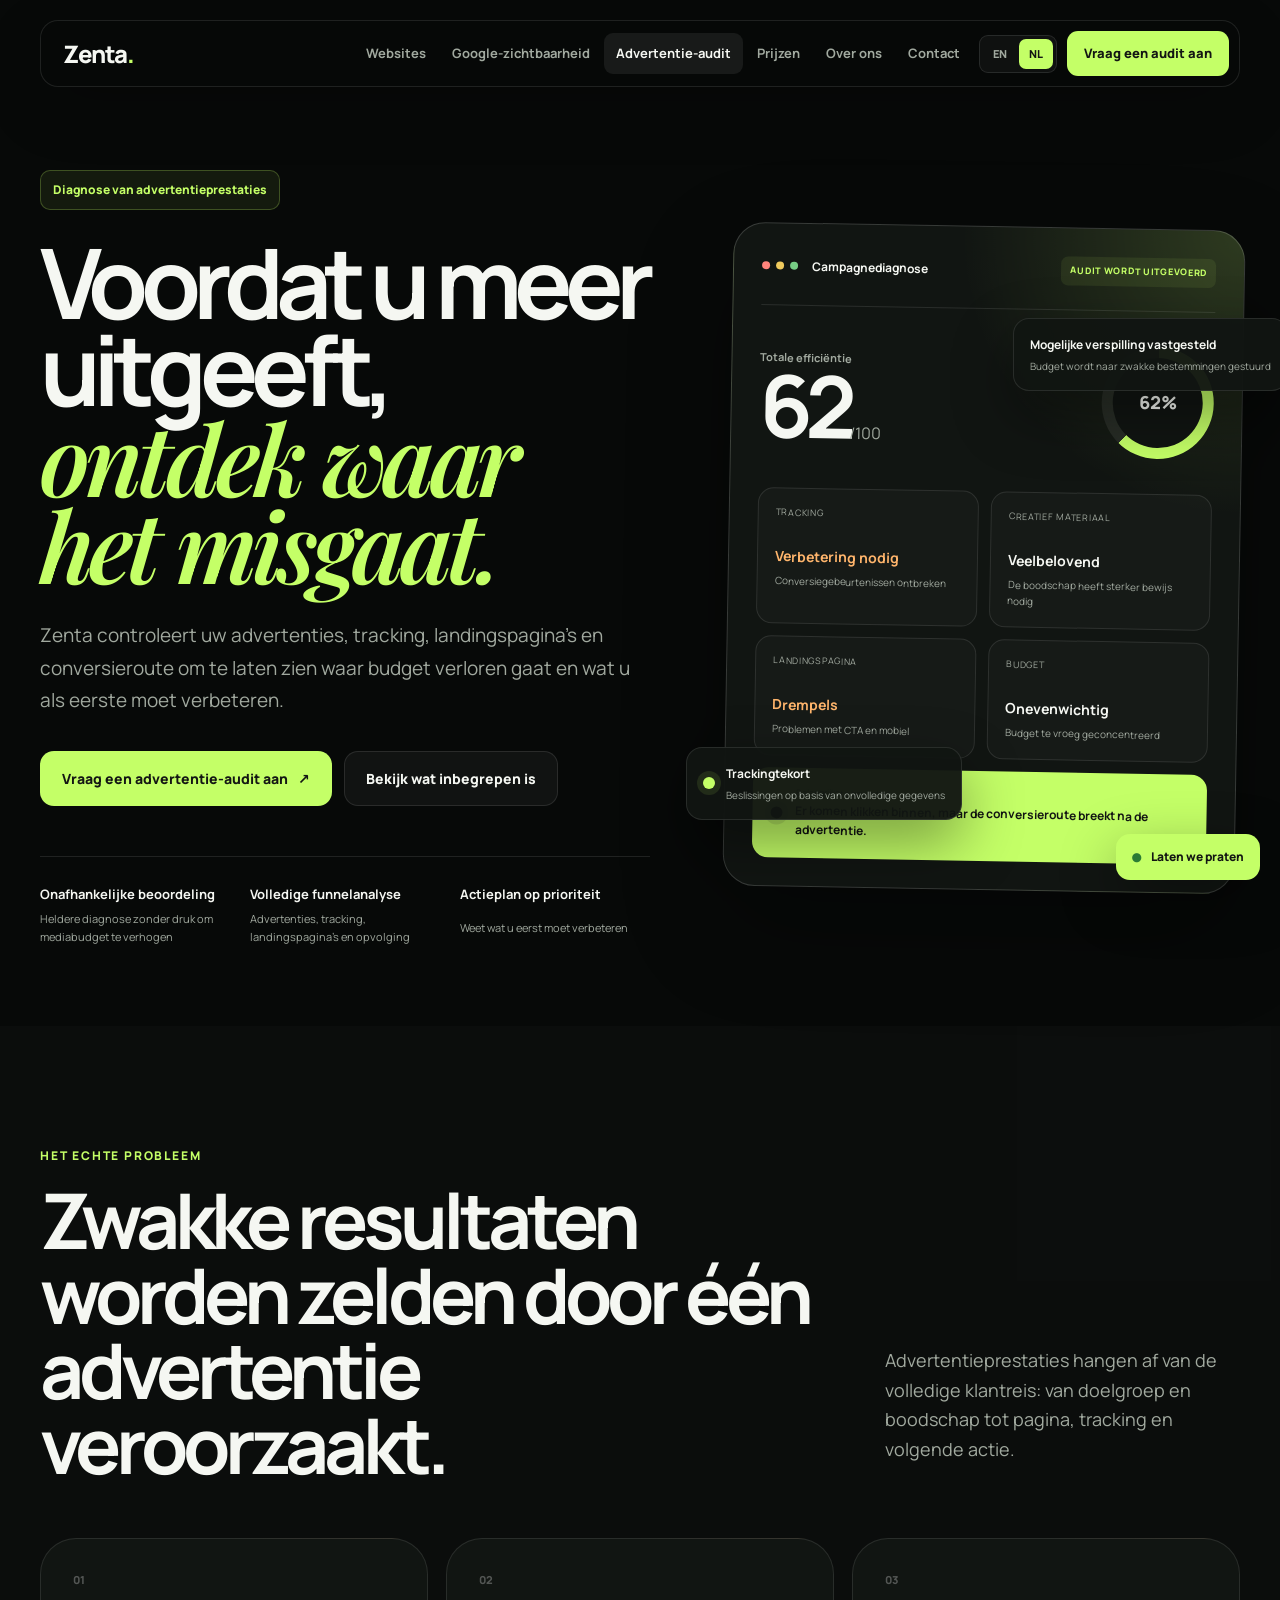
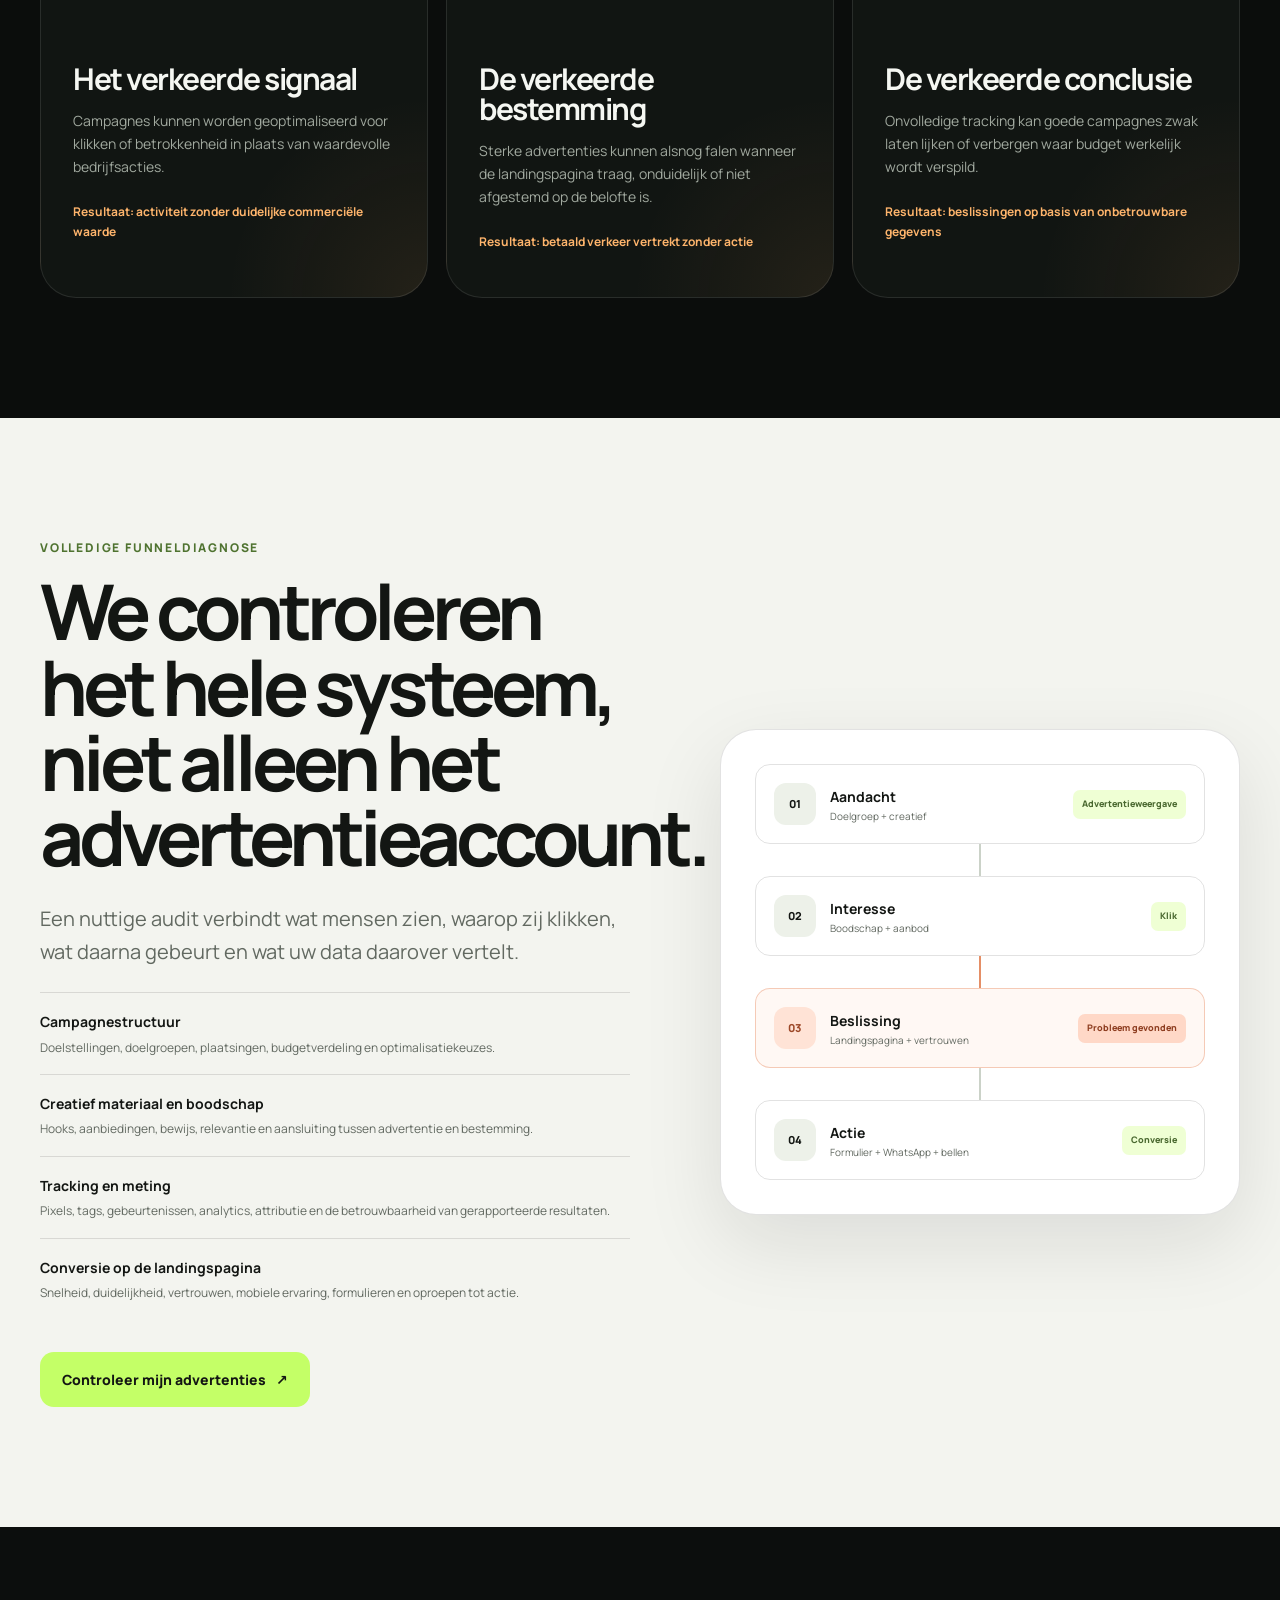
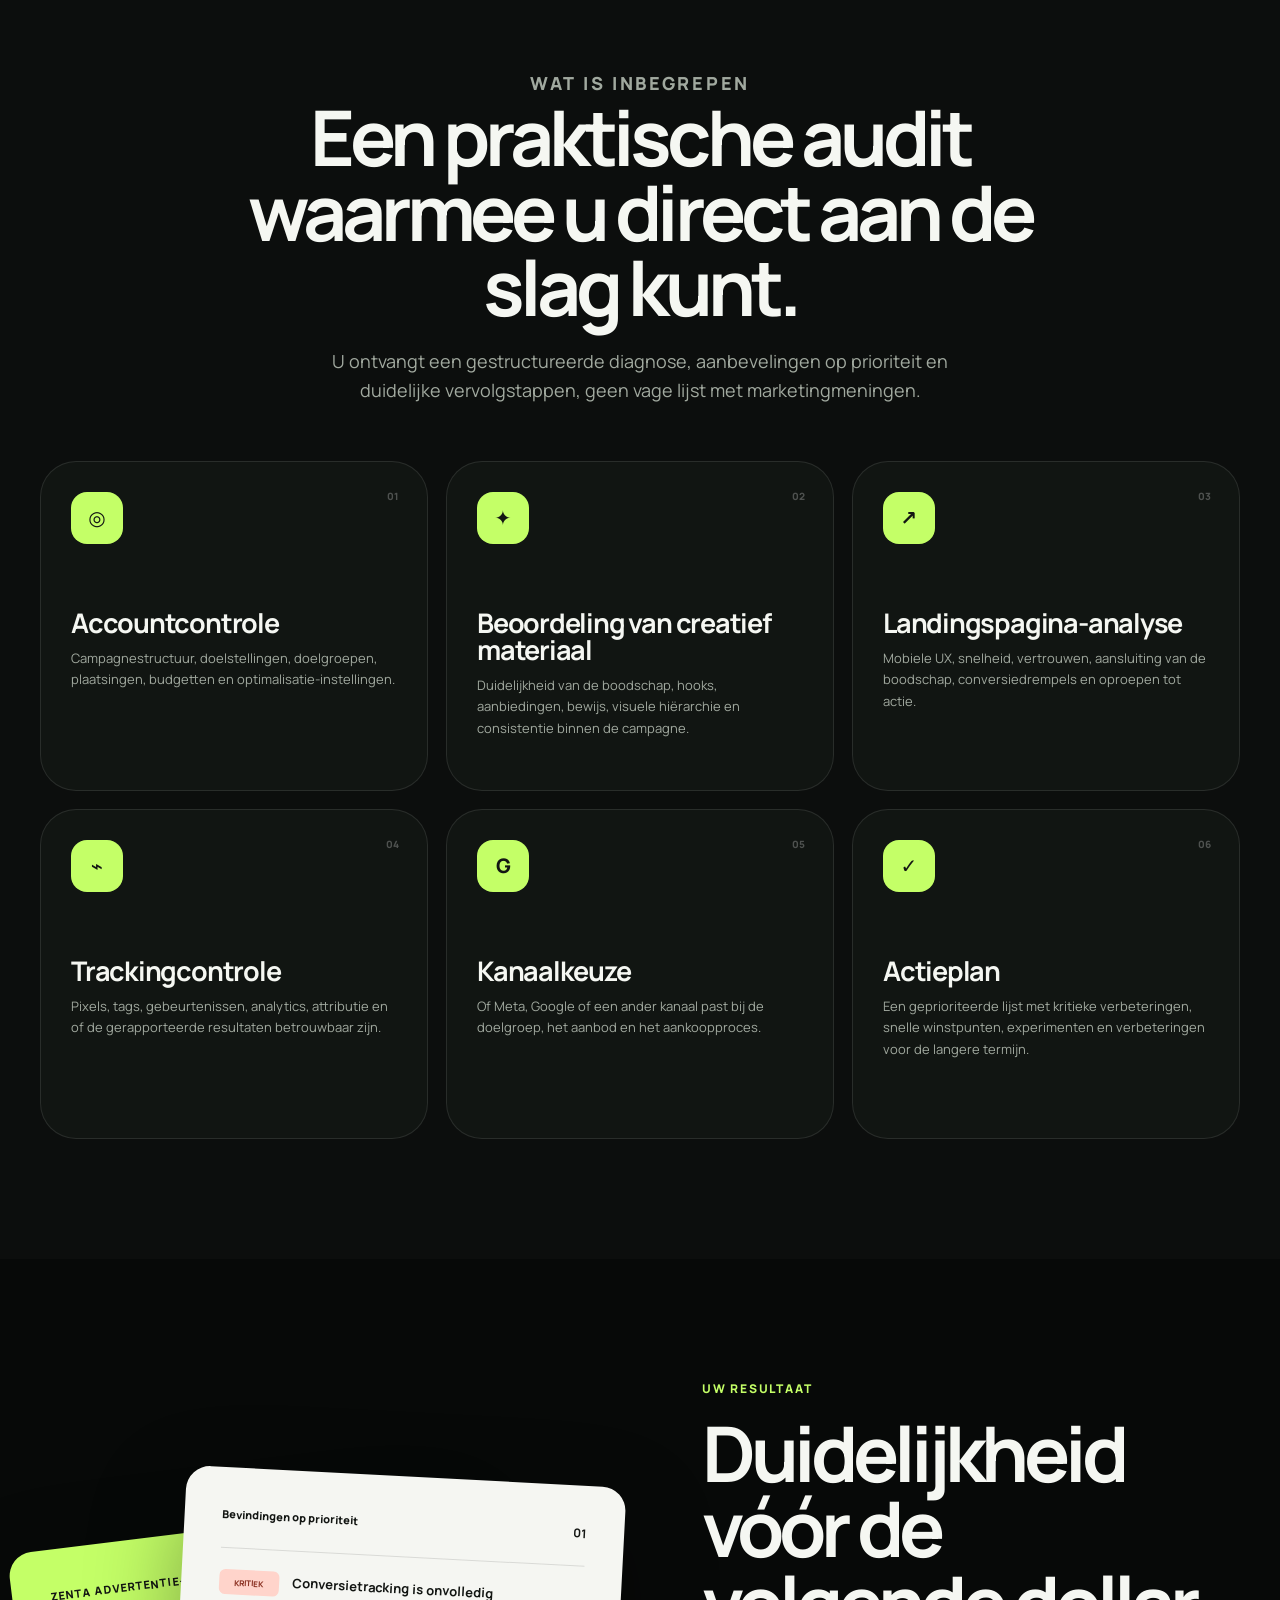
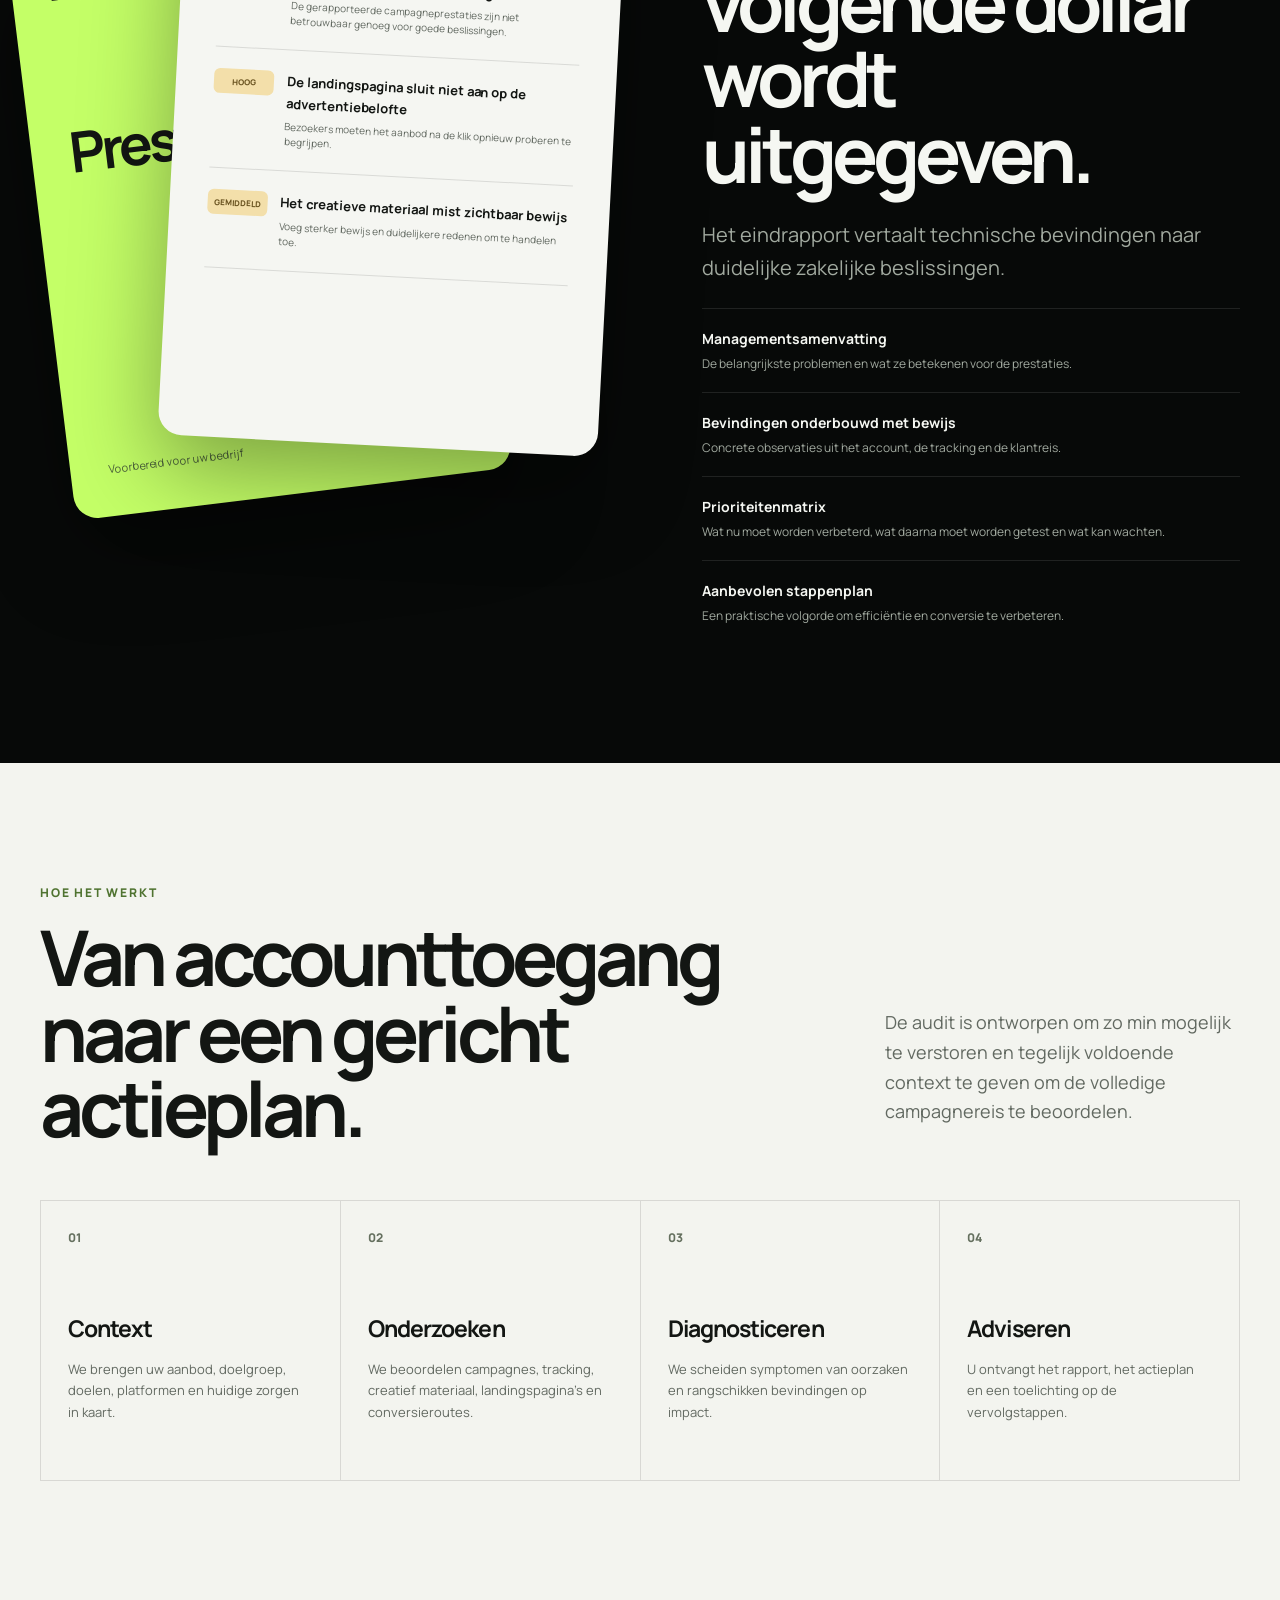
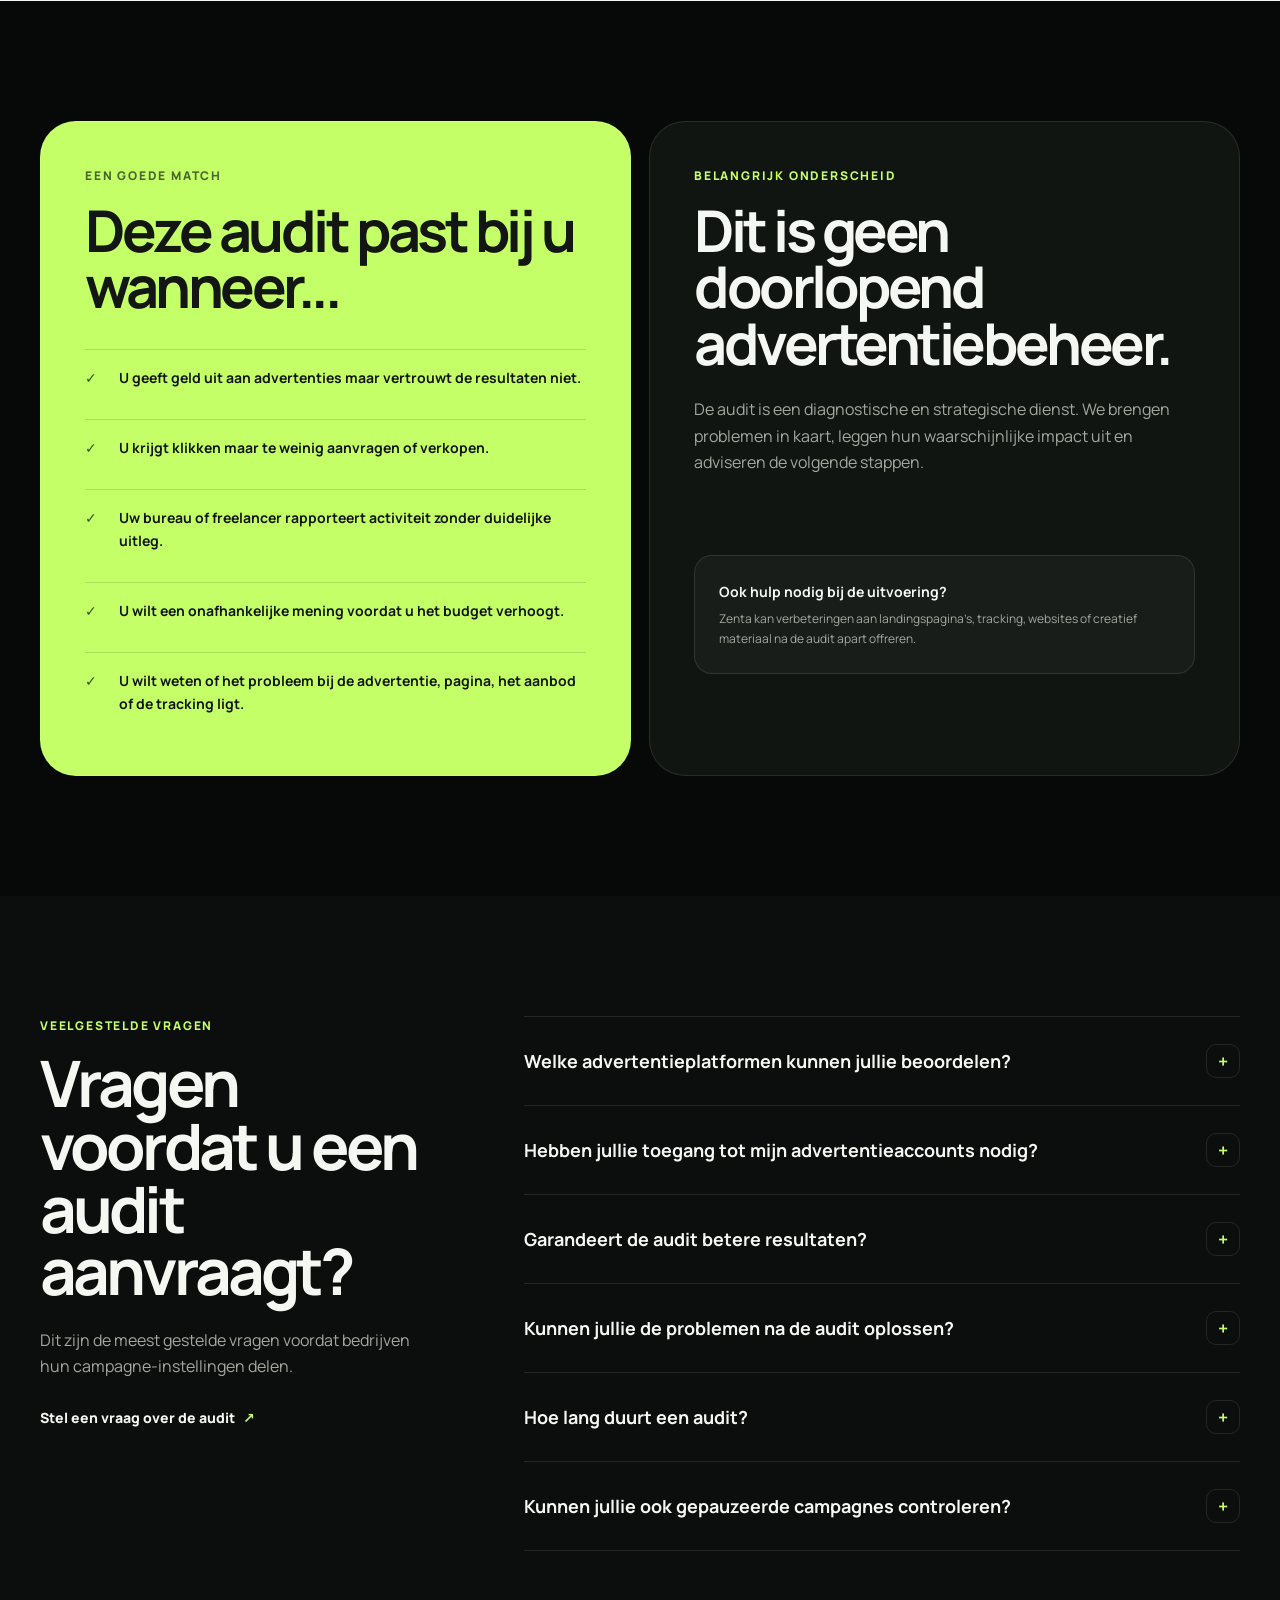
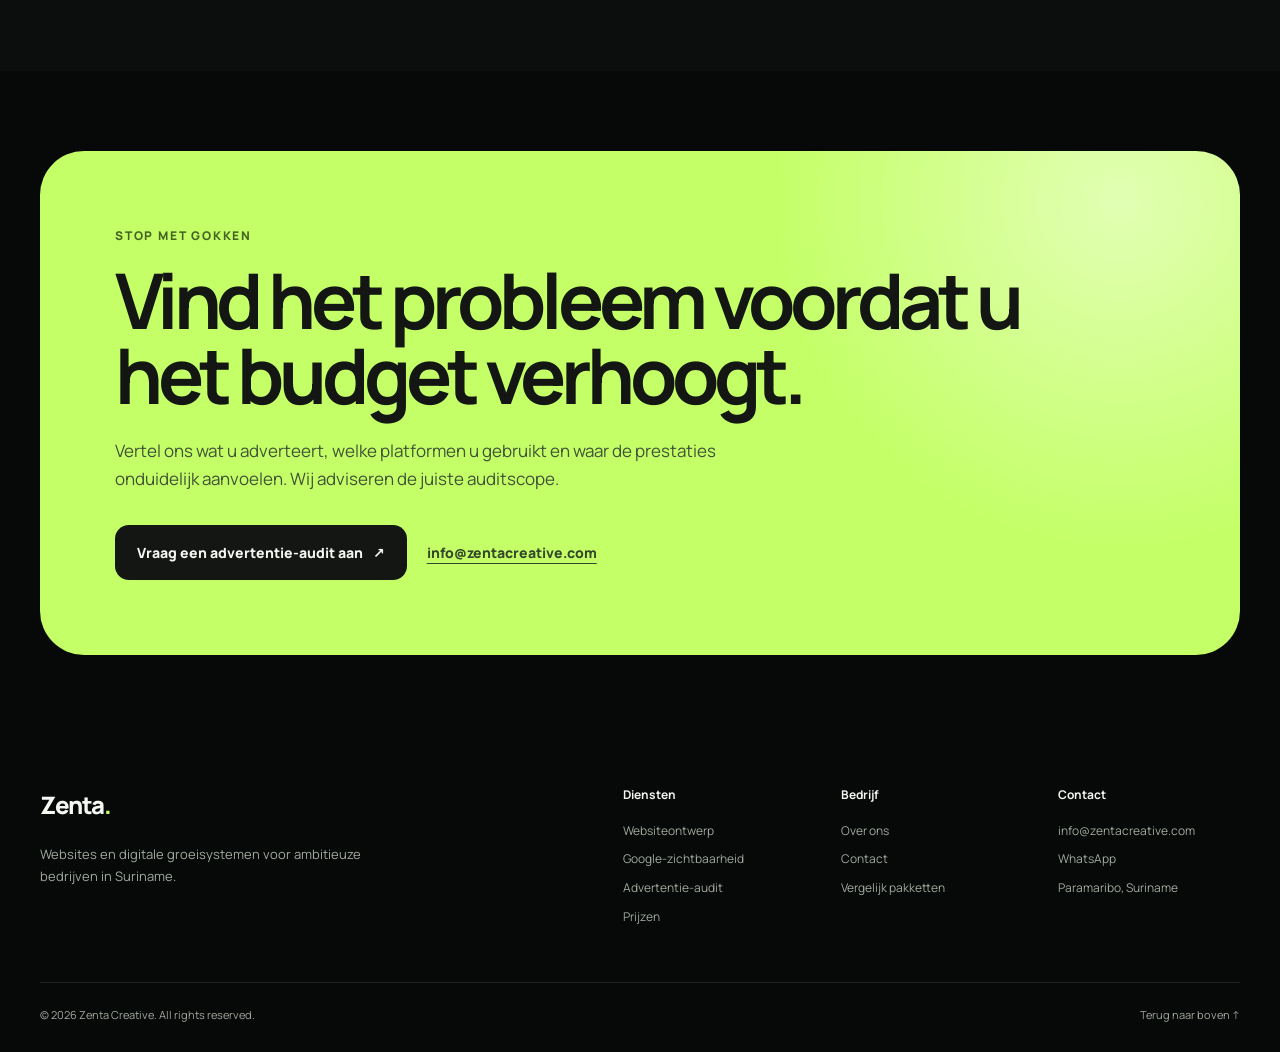
<file: nl/ads-audit.html>
<!DOCTYPE html>

<html lang="nl-SR">
<head>
<meta charset="utf-8"/>
<meta content="width=device-width, initial-scale=1.0" name="viewport"/>
<title>Advertentie-audit in Suriname | Zenta Creative</title>
<meta content="Zenta Creative controleert Meta- en Google-advertenties, tracking, landingspagina’s en conversieroutes om verspild budget en concrete groeikansen zichtbaar te maken." name="description"/>
<meta content="index, follow" name="robots"/>
<meta content="#070908" name="theme-color"/>
<link href="https://zentacreative.com/nl/ads-audit.html" rel="canonical"/>
<meta content="website" property="og:type"/>
<meta content="nl_SR" property="og:locale"/>
<meta content="Zenta Creative" property="og:site_name"/>
<meta content="https://zentacreative.com/nl/ads-audit.html" property="og:url"/>
<meta content="Advertentie-audit in Suriname | Zenta Creative" property="og:title"/>
<meta content="Vind waar budget weglekt tussen advertenties, tracking, landingspagina’s en klantactie voordat u meer investeert." property="og:description"/>
<link href="../favicon.svg" rel="icon" type="image/svg+xml"/>
<link href="../style.css" rel="stylesheet"/>
<link href="../ads-audit.css" rel="stylesheet"/>
<link href="https://fonts.googleapis.com" rel="preconnect"/>
<link crossorigin="" href="https://fonts.gstatic.com" rel="preconnect"/>
<link href="https://fonts.googleapis.com/css2?family=Manrope:wght@400;500;600;700;800&amp;family=Playfair+Display:ital,wght@0,600;1,600&amp;display=swap" rel="stylesheet"/>
<script>document.documentElement.classList.add("js");</script>
<script type="application/ld+json">
  {
    "@context":"https://schema.org",
    "@type":"Service",
    "name":"Advertentie-audit",
    "provider":{"@type":"Organization","name":"Zenta Creative","url":"https://zentacreative.com/"},
    "areaServed":{"@type":"Country","name":"Suriname"},
    "serviceType":"Audit van Meta Ads, Google Ads, tracking, landingspagina’s en conversies",
    "url":"https://zentacreative.com/nl/ads-audit.html"
  }
  </script>
</head>
<body class="ads-audit-page">
<a class="skip-link" href="#main-content">Ga naar de hoofdinhoud</a>
<div aria-hidden="true" class="site-background"><div class="background-grid"></div><div class="background-glow glow-one"></div><div class="background-glow glow-two"></div></div>
<nav aria-label="Hoofdnavigatie" class="nav" id="nav">
<a aria-label="Homepage van Zenta Creative" class="logo" href="index.html">Zenta<span>.</span></a>
<div class="nav-links" id="navLinks">
<a href="website-design.html">Websites</a>
<a href="google-visibility.html">Google-zichtbaarheid</a>
<a aria-current="page" class="is-active" href="ads-audit.html">Advertentie-audit</a>
<a href="pricing.html">Prijzen</a>
<a href="about.html">Over ons</a>
<a href="contact.html">Contact</a>
<div aria-label="Taalkeuze" class="language-switch"><a href="../ads-audit.html" lang="en-SR">EN</a><span aria-current="page">NL</span></div>
<button class="nav-cta js-open-contact" data-service="Advertentie-audit" type="button">Vraag een audit aan</button>
</div>
<button aria-controls="navLinks" aria-expanded="false" aria-label="Navigatiemenu openen" class="menu-button" id="menuButton" type="button"><span></span><span></span></button>
</nav>
<main id="main-content">
<header class="audit-hero" id="top">
<div class="container audit-hero-grid">
<div class="audit-hero-content">
<p class="eyebrow reveal">Diagnose van advertentieprestaties</p>
<h1 class="reveal">Voordat u meer uitgeeft, <span class="serif">ontdek waar het misgaat.</span></h1>
<p class="audit-hero-copy reveal">Zenta controleert uw advertenties, tracking, landingspagina’s en conversieroute om te laten zien waar budget verloren gaat en wat u als eerste moet verbeteren.</p>
<div class="hero-actions reveal">
<button class="button button-primary js-open-contact" data-service="Advertentie-audit" type="button">Vraag een advertentie-audit aan <span aria-hidden="true">↗</span></button>
<a class="button button-secondary" href="#deliverables">Bekijk wat inbegrepen is</a>
</div>
<div class="audit-hero-proof reveal">
<div><strong>Onafhankelijke beoordeling</strong><span>Heldere diagnose zonder druk om mediabudget te verhogen</span></div>
<div><strong>Volledige funnelanalyse</strong><span>Advertenties, tracking, landingspagina’s en opvolging</span></div>
<div><strong>Actieplan op prioriteit</strong><span>Weet wat u eerst moet verbeteren</span></div>
</div>
</div>
<div aria-label="Voorbeeld van dashboard voor advertentie-audit" class="audit-hero-visual reveal-right">
<div class="audit-dashboard">
<div class="audit-dashboard-top"><div class="dashboard-dots"><span></span><span></span><span></span></div><strong>Campagnediagnose</strong><span class="audit-status">Audit wordt uitgevoerd</span></div>
<div class="score-panel">
<div><span>Totale efficiëntie</span><strong>62</strong><small>/100</small></div>
<div class="score-ring"><span>62%</span></div>
</div>
<div class="audit-metrics">
<div><span>Tracking</span><strong class="metric-warning">Verbetering nodig</strong><small>Conversiegebeurtenissen ontbreken</small></div>
<div><span>Creatief materiaal</span><strong>Veelbelovend</strong><small>De boodschap heeft sterker bewijs nodig</small></div>
<div><span>Landingspagina</span><strong class="metric-warning">Drempels</strong><small>Problemen met CTA en mobiel</small></div>
<div><span>Budget</span><strong>Onevenwichtig</strong><small>Budget te vroeg geconcentreerd</small></div>
</div>
<div class="audit-finding"><span class="status-dot"></span><div><small>Belangrijkste bevinding</small><strong>Er komen klikken binnen, maar de conversieroute breekt na de advertentie.</strong></div></div>
</div>
<div class="floating-audit-card card-waste"><strong>Mogelijke verspilling vastgesteld</strong><small>Budget wordt naar zwakke bestemmingen gestuurd</small></div>
<div class="floating-audit-card card-tracking"><span class="status-dot"></span><div><strong>Trackingtekort</strong><small>Beslissingen op basis van onvolledige gegevens</small></div></div>
</div>
</div>
</header>
<section class="section leak-section">
<div class="container">
<div class="section-heading split-heading reveal"><div><p class="kicker">Het echte probleem</p><h2>Zwakke resultaten worden zelden door één advertentie veroorzaakt.</h2></div><p>Advertentieprestaties hangen af van de volledige klantreis: van doelgroep en boodschap tot pagina, tracking en volgende actie.</p></div>
<div class="leak-grid">
<article class="leak-card reveal"><span>01</span><h3>Het verkeerde signaal</h3><p>Campagnes kunnen worden geoptimaliseerd voor klikken of betrokkenheid in plaats van waardevolle bedrijfsacties.</p><strong>Resultaat: activiteit zonder duidelijke commerciële waarde</strong></article>
<article class="leak-card reveal"><span>02</span><h3>De verkeerde bestemming</h3><p>Sterke advertenties kunnen alsnog falen wanneer de landingspagina traag, onduidelijk of niet afgestemd op de belofte is.</p><strong>Resultaat: betaald verkeer vertrekt zonder actie</strong></article>
<article class="leak-card reveal"><span>03</span><h3>De verkeerde conclusie</h3><p>Onvolledige tracking kan goede campagnes zwak laten lijken of verbergen waar budget werkelijk wordt verspild.</p><strong>Resultaat: beslissingen op basis van onbetrouwbare gegevens</strong></article>
</div>
</div>
</section>
<section class="section system-section">
<div class="container system-layout">
<div class="system-content reveal-left">
<p class="kicker">Volledige funneldiagnose</p>
<h2>We controleren het hele systeem, niet alleen het advertentieaccount.</h2>
<p class="large-copy">Een nuttige audit verbindt wat mensen zien, waarop zij klikken, wat daarna gebeurt en wat uw data daarover vertelt.</p>
<div class="system-points">
<div><strong>Campagnestructuur</strong><span>Doelstellingen, doelgroepen, plaatsingen, budgetverdeling en optimalisatiekeuzes.</span></div>
<div><strong>Creatief materiaal en boodschap</strong><span>Hooks, aanbiedingen, bewijs, relevantie en aansluiting tussen advertentie en bestemming.</span></div>
<div><strong>Tracking en meting</strong><span>Pixels, tags, gebeurtenissen, analytics, attributie en de betrouwbaarheid van gerapporteerde resultaten.</span></div>
<div><strong>Conversie op de landingspagina</strong><span>Snelheid, duidelijkheid, vertrouwen, mobiele ervaring, formulieren en oproepen tot actie.</span></div>
</div>
<button class="button button-primary js-open-contact" data-service="Advertentie-audit" type="button">Controleer mijn advertenties <span aria-hidden="true">↗</span></button>
</div>
<div class="funnel-map reveal-right">
<div class="funnel-stage"><span>01</span><div><strong>Aandacht</strong><small>Doelgroep + creatief</small></div><em>Advertentieweergave</em></div>
<div class="funnel-connector"></div>
<div class="funnel-stage"><span>02</span><div><strong>Interesse</strong><small>Boodschap + aanbod</small></div><em>Klik</em></div>
<div class="funnel-connector is-warning"></div>
<div class="funnel-stage is-problem"><span>03</span><div><strong>Beslissing</strong><small>Landingspagina + vertrouwen</small></div><em>Probleem gevonden</em></div>
<div class="funnel-connector"></div>
<div class="funnel-stage"><span>04</span><div><strong>Actie</strong><small>Formulier + WhatsApp + bellen</small></div><em>Conversie</em></div>
</div>
</div>
</section>
<section class="section deliverables-section" id="deliverables">
<div class="container">
<div class="section-heading centered reveal"><p class="kicker">Wat is inbegrepen</p><h2>Een praktische audit waarmee u direct aan de slag kunt.</h2><p>U ontvangt een gestructureerde diagnose, aanbevelingen op prioriteit en duidelijke vervolgstappen, geen vage lijst met marketingmeningen.</p></div>
<div class="deliverables-grid">
<article class="deliverable-card reveal"><span class="deliverable-number">01</span><div class="deliverable-icon">◎</div><h3>Accountcontrole</h3><p>Campagnestructuur, doelstellingen, doelgroepen, plaatsingen, budgetten en optimalisatie-instellingen.</p></article>
<article class="deliverable-card reveal"><span class="deliverable-number">02</span><div class="deliverable-icon">✦</div><h3>Beoordeling van creatief materiaal</h3><p>Duidelijkheid van de boodschap, hooks, aanbiedingen, bewijs, visuele hiërarchie en consistentie binnen de campagne.</p></article>
<article class="deliverable-card reveal"><span class="deliverable-number">03</span><div class="deliverable-icon">↗</div><h3>Landingspagina-analyse</h3><p>Mobiele UX, snelheid, vertrouwen, aansluiting van de boodschap, conversiedrempels en oproepen tot actie.</p></article>
<article class="deliverable-card reveal"><span class="deliverable-number">04</span><div class="deliverable-icon">⌁</div><h3>Trackingcontrole</h3><p>Pixels, tags, gebeurtenissen, analytics, attributie en of de gerapporteerde resultaten betrouwbaar zijn.</p></article>
<article class="deliverable-card reveal"><span class="deliverable-number">05</span><div class="deliverable-icon">G</div><h3>Kanaalkeuze</h3><p>Of Meta, Google of een ander kanaal past bij de doelgroep, het aanbod en het aankoopproces.</p></article>
<article class="deliverable-card reveal"><span class="deliverable-number">06</span><div class="deliverable-icon">✓</div><h3>Actieplan</h3><p>Een geprioriteerde lijst met kritieke verbeteringen, snelle winstpunten, experimenten en verbeteringen voor de langere termijn.</p></article>
</div>
</div>
</section>
<section class="section report-section">
<div class="container report-layout">
<div class="report-preview reveal-left">
<div class="report-cover"><span>Zenta Advertentie-audit</span><strong>Prestatiediagnose</strong><small>Voorbereid voor uw bedrijf</small></div>
<div class="report-page"><div class="report-page-header"><span>Bevindingen op prioriteit</span><strong>01</strong></div><div class="report-item critical"><span>Kritiek</span><div><strong>Conversietracking is onvolledig</strong><small>De gerapporteerde campagneprestaties zijn niet betrouwbaar genoeg voor goede beslissingen.</small></div></div><div class="report-item"><span>Hoog</span><div><strong>De landingspagina sluit niet aan op de advertentiebelofte</strong><small>Bezoekers moeten het aanbod na de klik opnieuw proberen te begrijpen.</small></div></div><div class="report-item"><span>Gemiddeld</span><div><strong>Het creatieve materiaal mist zichtbaar bewijs</strong><small>Voeg sterker bewijs en duidelijkere redenen om te handelen toe.</small></div></div></div>
</div>
<div class="report-content reveal-right"><p class="kicker">Uw resultaat</p><h2>Duidelijkheid vóór de volgende dollar wordt uitgegeven.</h2><p class="large-copy">Het eindrapport vertaalt technische bevindingen naar duidelijke zakelijke beslissingen.</p><ul class="report-list"><li><strong>Managementsamenvatting</strong><span>De belangrijkste problemen en wat ze betekenen voor de prestaties.</span></li><li><strong>Bevindingen onderbouwd met bewijs</strong><span>Concrete observaties uit het account, de tracking en de klantreis.</span></li><li><strong>Prioriteitenmatrix</strong><span>Wat nu moet worden verbeterd, wat daarna moet worden getest en wat kan wachten.</span></li><li><strong>Aanbevolen stappenplan</strong><span>Een praktische volgorde om efficiëntie en conversie te verbeteren.</span></li></ul></div>
</div>
</section>
<section class="section process-section audit-process-section">
<div class="container">
<div class="section-heading split-heading reveal"><div><p class="kicker">Hoe het werkt</p><h2>Van accounttoegang naar een gericht actieplan.</h2></div><p>De audit is ontworpen om zo min mogelijk te verstoren en tegelijk voldoende context te geven om de volledige campagnereis te beoordelen.</p></div>
<div class="compact-process audit-process">
<article class="reveal"><span>01</span><h3>Context</h3><p>We brengen uw aanbod, doelgroep, doelen, platformen en huidige zorgen in kaart.</p></article>
<article class="reveal"><span>02</span><h3>Onderzoeken</h3><p>We beoordelen campagnes, tracking, creatief materiaal, landingspagina’s en conversieroutes.</p></article>
<article class="reveal"><span>03</span><h3>Diagnosticeren</h3><p>We scheiden symptomen van oorzaken en rangschikken bevindingen op impact.</p></article>
<article class="reveal"><span>04</span><h3>Adviseren</h3><p>U ontvangt het rapport, het actieplan en een toelichting op de vervolgstappen.</p></article>
</div>
</div>
</section>
<section class="section fit-section">
<div class="container fit-grid">
<div class="fit-card fit-good reveal"><p class="kicker">Een goede match</p><h2>Deze audit past bij u wanneer...</h2><ul><li>U geeft geld uit aan advertenties maar vertrouwt de resultaten niet.</li><li>U krijgt klikken maar te weinig aanvragen of verkopen.</li><li>Uw bureau of freelancer rapporteert activiteit zonder duidelijke uitleg.</li><li>U wilt een onafhankelijke mening voordat u het budget verhoogt.</li><li>U wilt weten of het probleem bij de advertentie, pagina, het aanbod of de tracking ligt.</li></ul></div>
<div class="fit-card fit-not reveal"><p class="kicker">Belangrijk onderscheid</p><h2>Dit is geen doorlopend advertentiebeheer.</h2><p>De audit is een diagnostische en strategische dienst. We brengen problemen in kaart, leggen hun waarschijnlijke impact uit en adviseren de volgende stappen.</p><div class="fit-note"><strong>Ook hulp nodig bij de uitvoering?</strong><span>Zenta kan verbeteringen aan landingspagina’s, tracking, websites of creatief materiaal na de audit apart offreren.</span></div></div>
</div>
</section>
<section aria-labelledby="faqTitle" class="section faq-section">
<div class="container faq-layout">
<div class="faq-intro reveal-left"><p class="kicker">Veelgestelde vragen</p><h2 id="faqTitle">Vragen voordat u een audit aanvraagt?</h2><p>Dit zijn de meest gestelde vragen voordat bedrijven hun campagne-instellingen delen.</p><button class="text-button js-open-contact" data-service="Advertentie-audit" type="button">Stel een vraag over de audit <span aria-hidden="true">↗</span></button></div>
<div class="faq-list reveal-right">
<article class="faq-item"><button aria-expanded="false" class="faq-question" type="button"><span>Welke advertentieplatformen kunnen jullie beoordelen?</span><i aria-hidden="true">+</i></button><div class="faq-answer"><div><p>De audit kan Meta Ads, Google Ads, gekoppelde analytics, trackingtools en de gebruikte landingspagina’s omvatten. De definitieve scope wordt vóór de start bevestigd.</p></div></div></article>
<article class="faq-item"><button aria-expanded="false" class="faq-question" type="button"><span>Hebben jullie toegang tot mijn advertentieaccounts nodig?</span><i aria-hidden="true">+</i></button><div class="faq-answer"><div><p>Alleen-lezen- of partnertoegang geeft de betrouwbaarste beoordeling. Screenshots en geëxporteerde rapporten kunnen voor een lichtere controle worden gebruikt, maar beperken wat kan worden geverifieerd.</p></div></div></article>
<article class="faq-item"><button aria-expanded="false" class="faq-question" type="button"><span>Garandeert de audit betere resultaten?</span><i aria-hidden="true">+</i></button><div class="faq-answer"><div><p>Geen verantwoorde audit kan campagneresultaten garanderen. De audit kan wel vermijdbare problemen vinden, metingen verbeteren en een sterkere basis bieden voor toekomstige beslissingen en tests.</p></div></div></article>
<article class="faq-item"><button aria-expanded="false" class="faq-question" type="button"><span>Kunnen jullie de problemen na de audit oplossen?</span><i aria-hidden="true">+</i></button><div class="faq-answer"><div><p>Ja. Afhankelijk van de bevindingen kan Zenta tracking, verbeteringen aan landingspagina’s, website-aanpassingen, creatieve ondersteuning of uitvoeringsbegeleiding apart offreren.</p></div></div></article>
<article class="faq-item"><button aria-expanded="false" class="faq-question" type="button"><span>Hoe lang duurt een audit?</span><i aria-hidden="true">+</i></button><div class="faq-answer"><div><p>De meeste audits kunnen binnen enkele werkdagen worden afgerond nadat toegang en context zijn aangeleverd. Grotere accounts of controles over meerdere platformen kunnen meer tijd vragen.</p></div></div></article>
<article class="faq-item"><button aria-expanded="false" class="faq-question" type="button"><span>Kunnen jullie ook gepauzeerde campagnes controleren?</span><i aria-hidden="true">+</i></button><div class="faq-answer"><div><p>Ja. Historische campagnes kunnen nog steeds waardevolle patronen tonen in structuur, tracking, creatief materiaal, doelgroeprespons en prestaties van landingspagina’s.</p></div></div></article>
</div>
</div>
</section>
<section class="final-cta audit-final-cta"><div class="container final-cta-inner reveal"><p class="kicker">Stop met gokken</p><h2>Vind het probleem voordat u het budget verhoogt.</h2><p>Vertel ons wat u adverteert, welke platformen u gebruikt en waar de prestaties onduidelijk aanvoelen. Wij adviseren de juiste auditscope.</p><div class="final-actions"><button class="button button-dark js-open-contact" data-service="Advertentie-audit" type="button">Vraag een advertentie-audit aan <span aria-hidden="true">↗</span></button><a class="final-email" href="mailto:info@zentacreative.com">info@zentacreative.com</a></div></div></section>
</main>
<footer class="footer"><div class="container footer-grid"><div class="footer-brand"><a class="logo" href="index.html">Zenta<span>.</span></a><p>Websites en digitale groeisystemen voor ambitieuze bedrijven in Suriname.</p></div><div class="footer-links"><div><strong>Diensten</strong><a href="website-design.html">Websiteontwerp</a><a href="google-visibility.html">Google-zichtbaarheid</a><a href="ads-audit.html">Advertentie-audit</a><a href="pricing.html">Prijzen</a></div><div><strong>Bedrijf</strong><a href="about.html">Over ons</a><a href="contact.html">Contact</a><a href="pricing.html#compare">Vergelijk pakketten</a></div><div><strong>Contact</strong><a href="mailto:info@zentacreative.com">info@zentacreative.com</a><a href="https://wa.me/5978877663" rel="noopener noreferrer" target="_blank">WhatsApp</a><span>Paramaribo, Suriname</span></div></div></div><div class="container footer-bottom"><span>© <span id="year"></span> Zenta Creative. All rights reserved.</span><a href="#top">Terug naar boven ↑</a></div></footer>
<button aria-label="Neem contact op met Zenta Creative" class="floating-whatsapp js-open-contact" data-service="Advertentie-audit" type="button"><span aria-hidden="true">●</span>Laten we praten</button>
<div aria-hidden="true" class="contact-modal" id="contactModal"><div class="contact-backdrop" data-close-modal=""></div><section aria-describedby="contactDescription" aria-labelledby="contactTitle" aria-modal="true" class="contact-dialog" role="dialog"><button aria-label="Contactformulier sluiten" class="modal-close" data-close-modal="" type="button">×</button><p class="kicker">Vraag een audit aan</p><h2 id="contactTitle">Vertel ons wat onduidelijk voelt.</h2><p id="contactDescription">Vul het formulier in. Daarna opent een vooraf ingevuld WhatsApp-bericht dat u kunt controleren en verzenden.</p><form id="contactForm" novalidate=""><div class="form-grid"><label class="form-field"><span>Uw naam</span><input autocomplete="name" id="contactName" name="name" required="" type="text"/><small class="field-error">Vul uw naam in.</small></label><label class="form-field"><span>Bedrijfsnaam</span><input autocomplete="organization" id="contactBusiness" name="business" required="" type="text"/><small class="field-error">Vul uw bedrijfsnaam in.</small></label><label class="form-field"><span>Telefoonnummer of e-mail</span><input id="contactDetails" name="contact" required="" type="text"/><small class="field-error">Vul een telefoonnummer of e-mailadres in.</small></label><label class="form-field"><span>Waar heeft u behoefte aan?</span><select id="contactService" name="service" required=""><option value="">Kies een dienst</option><option value="Advertentie-audit">Advertentie-audit</option><option value="Meta Ads-audit">Meta Ads-audit</option><option value="Google Ads-audit">Google Ads-audit</option><option value="Landingspagina-audit">Landingspagina-audit</option><option value="Tracking-audit">Tracking-audit</option><option value="Nog niet zeker">Nog niet zeker</option></select><small class="field-error">Kies een dienst.</small></label><label class="form-field form-field-full"><span>Wat gebeurt er momenteel met uw advertenties?</span><textarea id="contactGoal" name="goal" placeholder="Bijvoorbeeld: we krijgen klikken maar weinig aanvragen, tracking lijkt onbetrouwbaar of we willen een onafhankelijke controle voordat we meer budget inzetten." required="" rows="5"></textarea><small class="field-error">Beschrijf de situatie kort.</small></label></div><div class="form-actions"><button class="button button-primary" type="submit">Ga verder via WhatsApp <span aria-hidden="true">↗</span></button><p>Er is geen betaling of verplichting nodig.</p></div></form></section></div>
<script>
    const whatsappNumber="5978877663";
    const nav=document.getElementById("nav"),menuButton=document.getElementById("menuButton"),navLinks=document.getElementById("navLinks"),modal=document.getElementById("contactModal"),contactForm=document.getElementById("contactForm"),serviceSelect=document.getElementById("contactService");
    const openContactButtons=document.querySelectorAll(".js-open-contact"),closeModalButtons=modal.querySelectorAll("[data-close-modal]"),faqQuestions=document.querySelectorAll(".faq-question"); let lastFocusedElement=null;
    function closeMobileMenu(){navLinks.classList.remove("is-open");menuButton.setAttribute("aria-expanded","false");menuButton.setAttribute("aria-label","Navigatiemenu openen");document.body.classList.remove("menu-open");}
    function openModal(service=""){lastFocusedElement=document.activeElement;if(service)serviceSelect.value=service;modal.classList.add("is-open");modal.setAttribute("aria-hidden","false");document.body.classList.add("modal-open");closeMobileMenu();setTimeout(()=>document.getElementById("contactName").focus(),50);}
    function closeModal(){modal.classList.remove("is-open");modal.setAttribute("aria-hidden","true");document.body.classList.remove("modal-open");lastFocusedElement?.focus();}
    function validateField(field){const wrapper=field.closest(".form-field"),valid=field.checkValidity();wrapper.classList.toggle("has-error",!valid);return valid;}
    menuButton.addEventListener("click",()=>{const isOpen=navLinks.classList.toggle("is-open");menuButton.setAttribute("aria-expanded",String(isOpen));menuButton.setAttribute("aria-label",isOpen?"Navigatiemenu sluiten":"Navigatiemenu openen");document.body.classList.toggle("menu-open",isOpen);});
    navLinks.querySelectorAll("a").forEach(link=>link.addEventListener("click",closeMobileMenu));openContactButtons.forEach(button=>button.addEventListener("click",()=>openModal(button.dataset.service||"")));closeModalButtons.forEach(button=>button.addEventListener("click",closeModal));document.addEventListener("keydown",event=>{if(event.key==="Escape"&&modal.classList.contains("is-open"))closeModal();});window.addEventListener("scroll",()=>nav.classList.toggle("is-scrolled",window.scrollY>20));
    faqQuestions.forEach(question=>question.addEventListener("click",()=>{const item=question.closest(".faq-item"),isOpen=item.classList.contains("is-open");document.querySelectorAll(".faq-item.is-open").forEach(openItem=>{openItem.classList.remove("is-open");openItem.querySelector(".faq-question").setAttribute("aria-expanded","false");});if(!isOpen){item.classList.add("is-open");question.setAttribute("aria-expanded","true");}}));
    contactForm.querySelectorAll("input, select, textarea").forEach(field=>{field.addEventListener("blur",()=>validateField(field));field.addEventListener("input",()=>{if(field.closest(".form-field").classList.contains("has-error"))validateField(field);});});
    contactForm.addEventListener("submit",event=>{event.preventDefault();const fields=Array.from(contactForm.querySelectorAll("input, select, textarea"));if(!fields.map(validateField).every(Boolean)){contactForm.querySelector(":invalid")?.focus();return;}const name=document.getElementById("contactName").value.trim(),business=document.getElementById("contactBusiness").value.trim(),contact=document.getElementById("contactDetails").value.trim(),service=serviceSelect.value,goal=document.getElementById("contactGoal").value.trim();const message=["Hallo Zenta, ik wil graag een advertentie-audit bespreken.","",`Naam: ${name}`,`Bedrijf: ${business}`,`Contact: ${contact}`,`Type audit: ${service}`,"","Huidige situatie:",goal].join("\n");window.open(`https://wa.me/${whatsappNumber}?text=${encodeURIComponent(message)}`,"_blank","noopener,noreferrer");});
    const revealElements=document.querySelectorAll(".reveal, .reveal-left, .reveal-right");if("IntersectionObserver" in window){const observer=new IntersectionObserver(entries=>entries.forEach(entry=>{if(entry.isIntersecting){entry.target.classList.add("is-visible");observer.unobserve(entry.target);}}),{threshold:.1,rootMargin:"0px 0px -40px 0px"});revealElements.forEach(el=>observer.observe(el));}else revealElements.forEach(el=>el.classList.add("is-visible"));document.getElementById("year").textContent=new Date().getFullYear();
  </script>
</body>
</html>
</file>
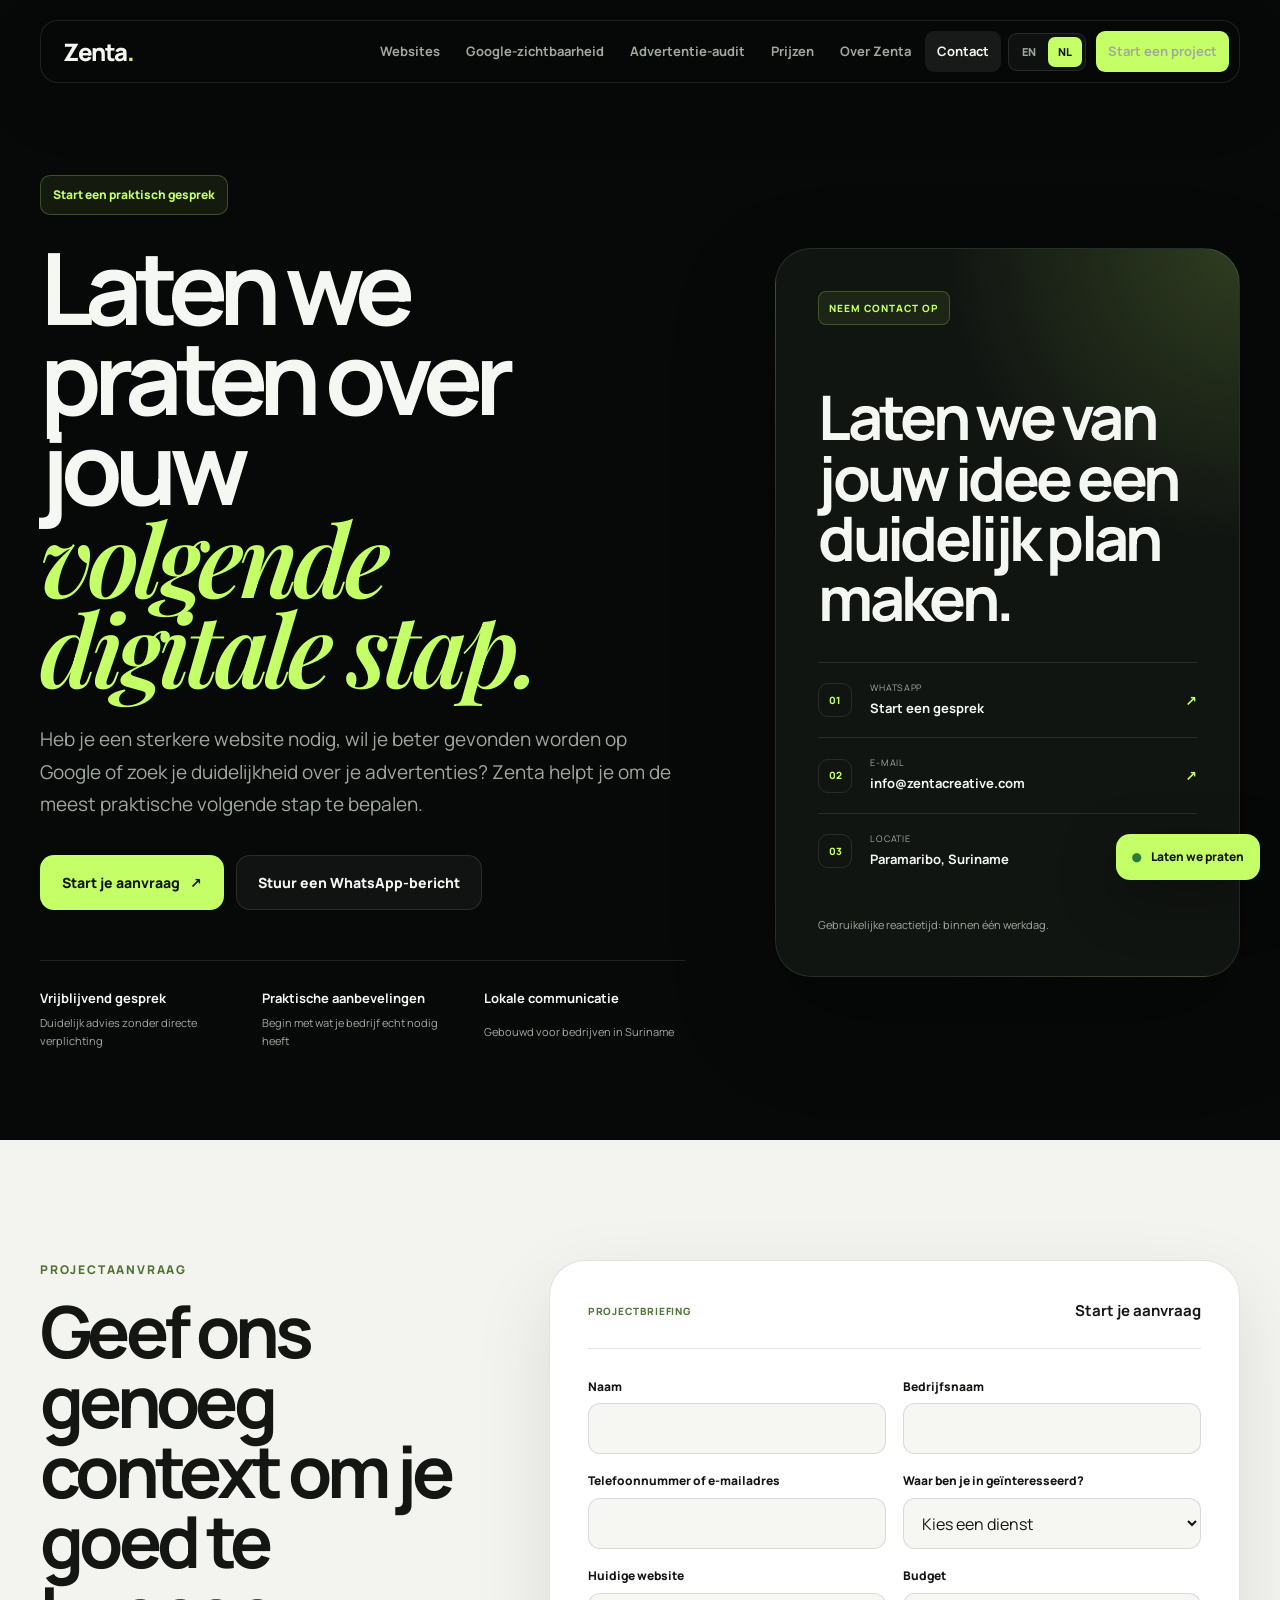
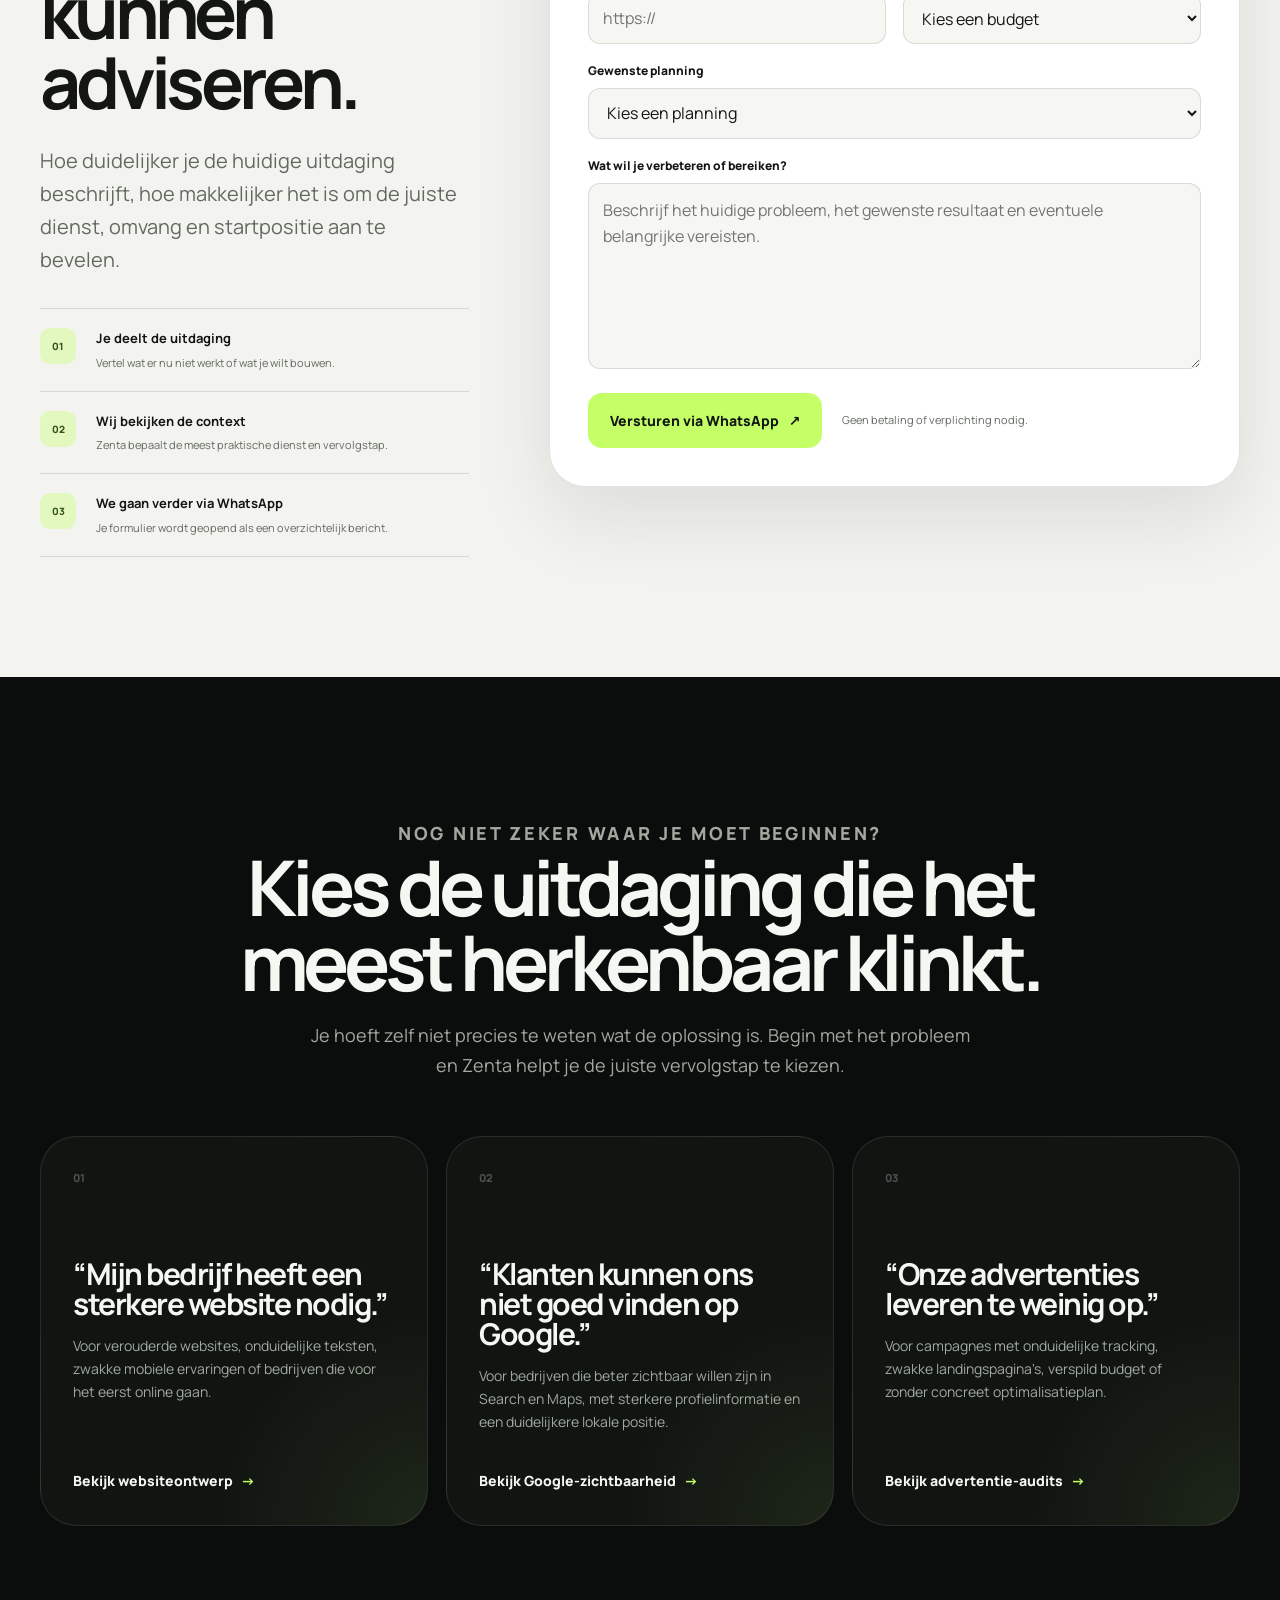
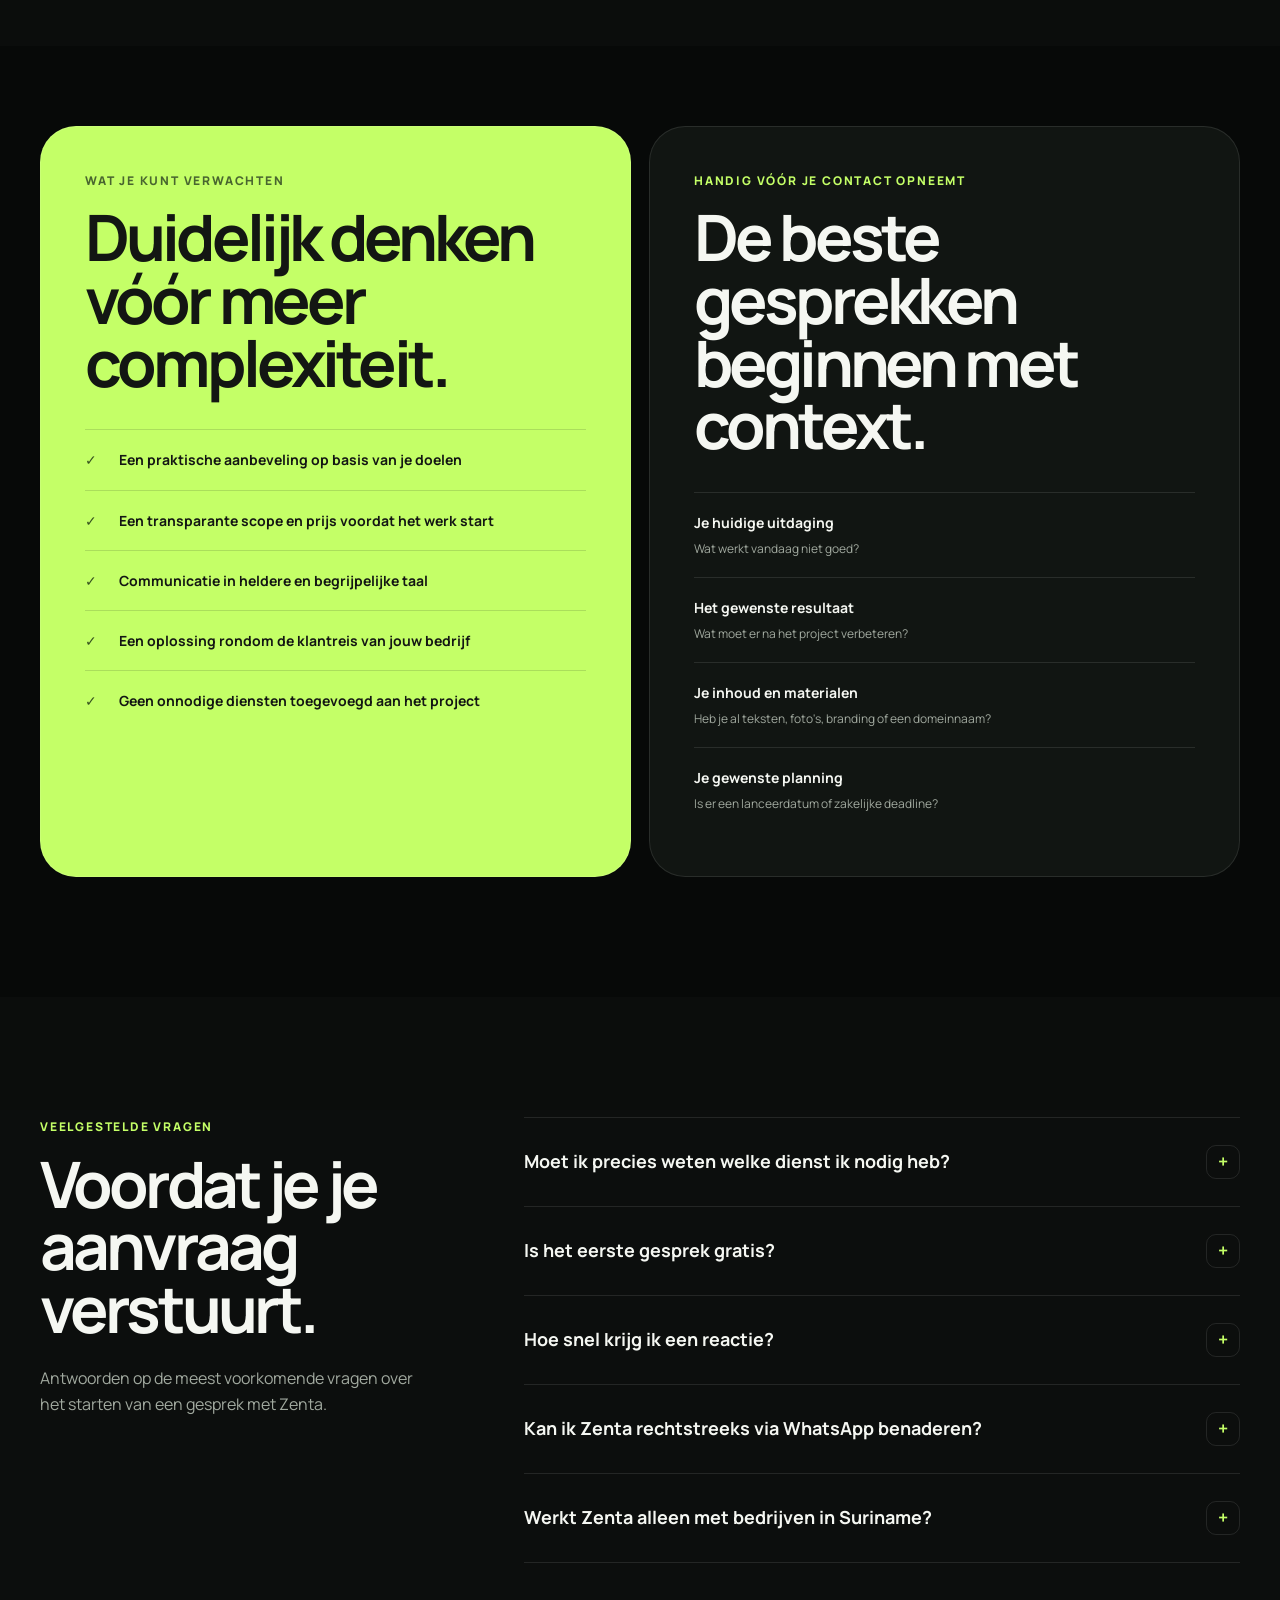
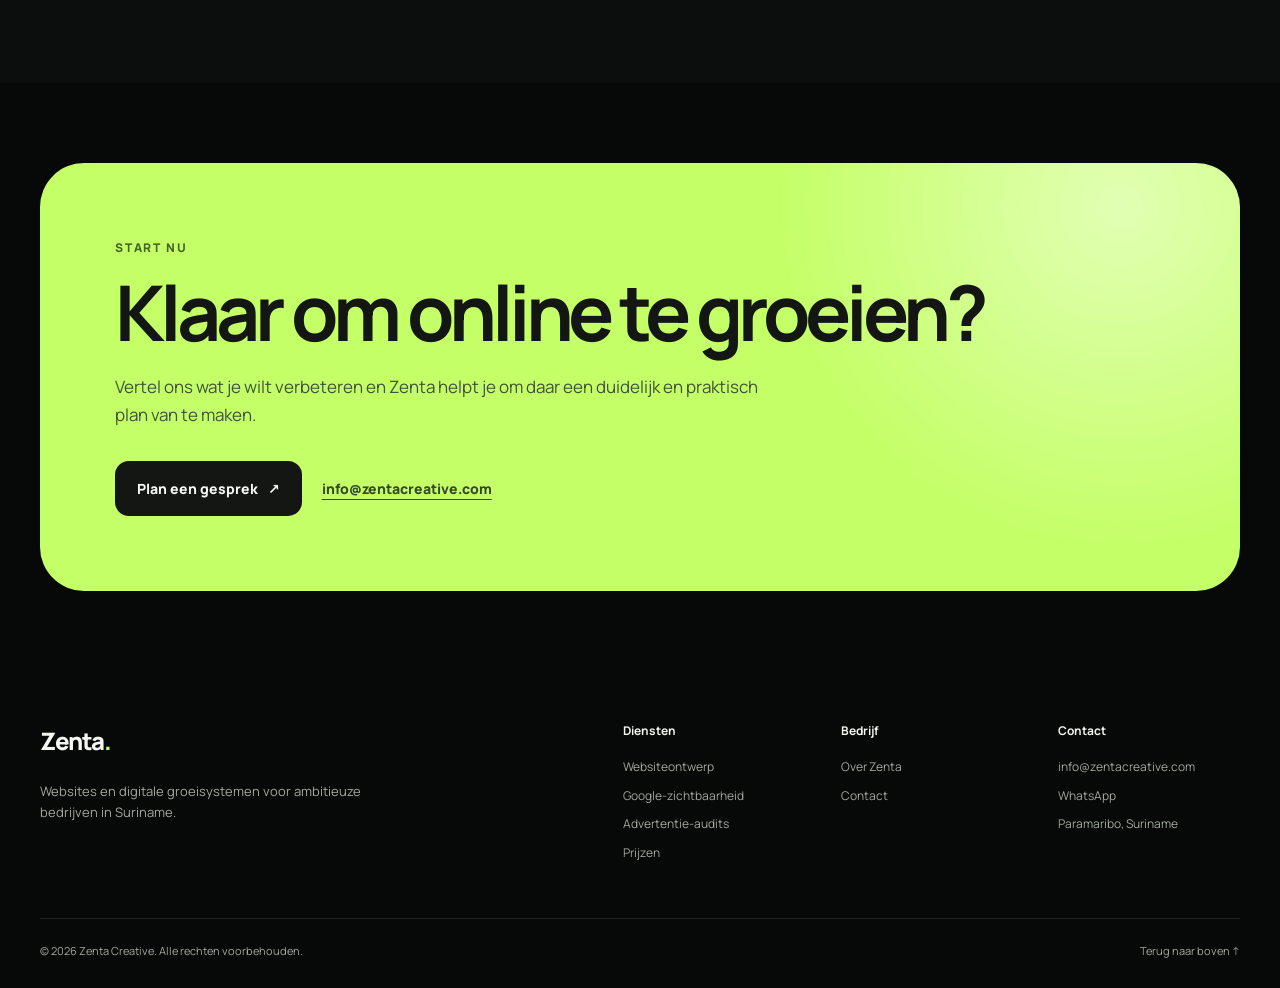
<file: nl/contact.html>
<!DOCTYPE html>
<html lang="nl-SR">
<head>
  <meta charset="UTF-8" />
  <meta name="viewport" content="width=device-width, initial-scale=1.0" />

  <title>Contact met Zenta Creative | Start jouw project</title>

  <meta
    name="description"
    content="Neem contact op met Zenta Creative voor websiteontwerp, Google-zichtbaarheid, advertentie-audits of websiteonderhoud in Suriname."
  />

  <meta name="robots" content="index, follow" />
  <meta name="theme-color" content="#070908" />

  <link rel="canonical" href="https://zentacreative.com/nl/contact.html" />

  <meta property="og:type" content="website" />
  <meta property="og:locale" content="nl_SR" />
  <meta property="og:site_name" content="Zenta Creative" />
  <meta property="og:url" content="https://zentacreative.com/nl/contact.html" />
  <meta property="og:title" content="Contact met Zenta Creative | Start jouw project" />
  <meta
    property="og:description"
    content="Vertel Zenta wat je wilt verbeteren en ontvang een praktisch advies voor je volgende digitale stap."
  />

  <link rel="icon" href="../favicon.svg" type="image/svg+xml" />
  <link rel="stylesheet" href="../style.css" />
  <link rel="stylesheet" href="../contact.css" />

  <link rel="preconnect" href="https://fonts.googleapis.com" />
  <link rel="preconnect" href="https://fonts.gstatic.com" crossorigin />
  <link
    href="https://fonts.googleapis.com/css2?family=Manrope:wght@400;500;600;700;800&family=Playfair+Display:ital,wght@0,600;1,600&display=swap"
    rel="stylesheet"
  />

  <script>
    document.documentElement.classList.add("js");
  </script>

  <script type="application/ld+json">
  {
    "@context": "https://schema.org",
    "@type": "ContactPage",
    "name": "Contact met Zenta Creative",
    "url": "https://zentacreative.com/nl/contact.html",
    "mainEntity": {
      "@type": "Organization",
      "name": "Zenta Creative",
      "email": "info@zentacreative.com",
      "areaServed": "Suriname",
      "url": "https://zentacreative.com/"
    }
  }
  </script>
</head>

<body class="contact-page">
  <a class="skip-link" href="#main-content">Ga naar de hoofdinhoud</a>

  <div class="site-background" aria-hidden="true">
    <div class="background-grid"></div>
    <div class="background-glow glow-one"></div>
    <div class="background-glow glow-two"></div>
  </div>

  <nav class="nav" id="nav" aria-label="Hoofdnavigatie">
    <a class="logo" href="index.html" aria-label="Zenta Creative homepage">
      Zenta<span>.</span>
    </a>

    <div class="nav-links" id="navLinks">
      <a href="website-design.html">Websites</a>
      <a href="google-visibility.html">Google-zichtbaarheid</a>
      <a href="ads-audit.html">Advertentie-audit</a>
      <a href="pricing.html">Prijzen</a>
      <a href="about.html">Over Zenta</a>
      <a class="is-active" href="contact.html" aria-current="page">Contact</a>

      <div class="language-switch" aria-label="Taalkeuze">
        <a href="../contact.html" lang="en-SR">EN</a>
        <span aria-current="page">NL</span>
      </div>

      <a class="nav-cta" href="#project-form">Start een project</a>
    </div>

    <button
      class="menu-button"
      id="menuButton"
      type="button"
      aria-label="Open navigatiemenu"
      aria-controls="navLinks"
      aria-expanded="false"
    >
      <span></span>
      <span></span>
    </button>
  </nav>

  <main id="main-content">
    <header class="contact-hero" id="top">
      <div class="container contact-hero-grid">
        <div class="contact-hero-content">
          <p class="eyebrow reveal">Start een praktisch gesprek</p>

          <h1 class="reveal">
            Laten we praten over jouw
            <span class="serif">volgende digitale stap.</span>
          </h1>

          <p class="contact-hero-copy reveal">
            Heb je een sterkere website nodig, wil je beter gevonden worden op
            Google of zoek je duidelijkheid over je advertenties? Zenta helpt
            je om de meest praktische volgende stap te bepalen.
          </p>

          <div class="hero-actions reveal">
            <a class="button button-primary" href="#project-form">
              Start je aanvraag
              <span aria-hidden="true">↗</span>
            </a>

            <a
              class="button button-secondary"
              href="https://wa.me/5978877663"
              target="_blank"
              rel="noopener noreferrer"
            >
              Stuur een WhatsApp-bericht
            </a>
          </div>

          <div class="contact-proof reveal">
            <div>
              <strong>Vrijblijvend gesprek</strong>
              <span>Duidelijk advies zonder directe verplichting</span>
            </div>

            <div>
              <strong>Praktische aanbevelingen</strong>
              <span>Begin met wat je bedrijf echt nodig heeft</span>
            </div>

            <div>
              <strong>Lokale communicatie</strong>
              <span>Gebouwd voor bedrijven in Suriname</span>
            </div>
          </div>
        </div>

        <aside class="contact-card reveal-right" aria-label="Contactgegevens van Zenta">
          <span class="contact-card-label">Neem contact op</span>

          <h2>Laten we van jouw idee een duidelijk plan maken.</h2>

          <div class="contact-methods">
            <a
              href="https://wa.me/5978877663"
              target="_blank"
              rel="noopener noreferrer"
            >
              <span>01</span>
              <div>
                <small>WhatsApp</small>
                <strong>Start een gesprek</strong>
              </div>
              <b aria-hidden="true">↗</b>
            </a>

            <a href="mailto:info@zentacreative.com">
              <span>02</span>
              <div>
                <small>E-mail</small>
                <strong>info@zentacreative.com</strong>
              </div>
              <b aria-hidden="true">↗</b>
            </a>

            <div>
              <span>03</span>
              <div>
                <small>Locatie</small>
                <strong>Paramaribo, Suriname</strong>
              </div>
            </div>
          </div>

          <p>Gebruikelijke reactietijd: binnen één werkdag.</p>
        </aside>
      </div>
    </header>

    <section class="section enquiry-section" id="project-form">
      <div class="container enquiry-layout">
        <div class="enquiry-intro reveal-left">
          <p class="kicker">Projectaanvraag</p>

          <h2>Geef ons genoeg context om je goed te kunnen adviseren.</h2>

          <p class="large-copy">
            Hoe duidelijker je de huidige uitdaging beschrijft, hoe makkelijker
            het is om de juiste dienst, omvang en startpositie aan te bevelen.
          </p>

          <div class="what-happens-next">
            <div>
              <span>01</span>
              <div>
                <strong>Je deelt de uitdaging</strong>
                <small>Vertel wat er nu niet werkt of wat je wilt bouwen.</small>
              </div>
            </div>

            <div>
              <span>02</span>
              <div>
                <strong>Wij bekijken de context</strong>
                <small>Zenta bepaalt de meest praktische dienst en vervolgstap.</small>
              </div>
            </div>

            <div>
              <span>03</span>
              <div>
                <strong>We gaan verder via WhatsApp</strong>
                <small>Je formulier wordt geopend als een overzichtelijk bericht.</small>
              </div>
            </div>
          </div>
        </div>

        <form class="project-form reveal-right" id="projectForm" novalidate>
          <div class="form-heading">
            <span>Projectbriefing</span>
            <strong>Start je aanvraag</strong>
          </div>

          <div class="form-grid">
            <label class="form-field">
              <span>Naam</span>
              <input id="name" name="name" type="text" autocomplete="name" required />
              <small class="field-error">Vul je naam in.</small>
            </label>

            <label class="form-field">
              <span>Bedrijfsnaam</span>
              <input id="business" name="business" type="text" autocomplete="organization" required />
              <small class="field-error">Vul je bedrijfsnaam in.</small>
            </label>

            <label class="form-field">
              <span>Telefoonnummer of e-mailadres</span>
              <input id="contact" name="contact" type="text" required />
              <small class="field-error">Vul een telefoonnummer of e-mailadres in.</small>
            </label>

            <label class="form-field">
              <span>Waar ben je in geïnteresseerd?</span>
              <select id="service" name="service" required>
                <option value="">Kies een dienst</option>
                <option value="Website strategie en ontwerp">Website strategie en ontwerp</option>
                <option value="Website redesign">Website redesign</option>
                <option value="Google-zichtbaarheid">Google-zichtbaarheid</option>
                <option value="Advertentie-audit">Advertentie-audit</option>
                <option value="Websiteonderhoud">Websiteonderhoud</option>
                <option value="Nog niet zeker">Nog niet zeker</option>
              </select>
              <small class="field-error">Kies een dienst.</small>
            </label>

            <label class="form-field">
              <span>Huidige website</span>
              <input id="website" name="website" type="url" placeholder="https://" />
            </label>

            <label class="form-field">
              <span>Budget</span>
              <select id="budget" name="budget" required>
                <option value="">Kies een budget</option>
                <option value="$350–$500">$350–$500</option>
                <option value="$500–$1.000">$500–$1.000</option>
                <option value="$1.000+">$1.000+</option>
                <option value="Nog niet zeker">Nog niet zeker</option>
              </select>
              <small class="field-error">Kies een budget.</small>
            </label>

            <label class="form-field form-field-full">
              <span>Gewenste planning</span>
              <select id="timeline" name="timeline" required>
                <option value="">Kies een planning</option>
                <option value="Zo snel mogelijk">Zo snel mogelijk</option>
                <option value="Binnen één maand">Binnen één maand</option>
                <option value="Binnen 1–3 maanden">Binnen 1–3 maanden</option>
                <option value="Alleen oriënteren">Alleen oriënteren</option>
              </select>
              <small class="field-error">Kies een planning.</small>
            </label>

            <label class="form-field form-field-full">
              <span>Wat wil je verbeteren of bereiken?</span>
              <textarea
                id="goal"
                name="goal"
                rows="6"
                required
                placeholder="Beschrijf het huidige probleem, het gewenste resultaat en eventuele belangrijke vereisten."
              ></textarea>
              <small class="field-error">Beschrijf kort wat je wilt bereiken.</small>
            </label>
          </div>

          <div class="form-actions project-form-actions">
            <button class="button button-primary" type="submit">
              Versturen via WhatsApp
              <span aria-hidden="true">↗</span>
            </button>
            <p>Geen betaling of verplichting nodig.</p>
          </div>
        </form>
      </div>
    </section>

    <section class="section service-choice-section" aria-labelledby="serviceChoiceTitle">
      <div class="container">
        <div class="section-heading centered reveal">
          <p class="kicker">Nog niet zeker waar je moet beginnen?</p>
          <h2 id="serviceChoiceTitle">Kies de uitdaging die het meest herkenbaar klinkt.</h2>
          <p>
            Je hoeft zelf niet precies te weten wat de oplossing is. Begin met
            het probleem en Zenta helpt je de juiste vervolgstap te kiezen.
          </p>
        </div>

        <div class="service-choice-grid">
          <article class="service-choice-card reveal">
            <span>01</span>
            <h3>“Mijn bedrijf heeft een sterkere website nodig.”</h3>
            <p>
              Voor verouderde websites, onduidelijke teksten, zwakke mobiele
              ervaringen of bedrijven die voor het eerst online gaan.
            </p>
            <a class="text-link" href="website-design.html">
              Bekijk websiteontwerp
              <span aria-hidden="true">→</span>
            </a>
          </article>

          <article class="service-choice-card reveal">
            <span>02</span>
            <h3>“Klanten kunnen ons niet goed vinden op Google.”</h3>
            <p>
              Voor bedrijven die beter zichtbaar willen zijn in Search en Maps,
              met sterkere profielinformatie en een duidelijkere lokale positie.
            </p>
            <a class="text-link" href="google-visibility.html">
              Bekijk Google-zichtbaarheid
              <span aria-hidden="true">→</span>
            </a>
          </article>

          <article class="service-choice-card reveal">
            <span>03</span>
            <h3>“Onze advertenties leveren te weinig op.”</h3>
            <p>
              Voor campagnes met onduidelijke tracking, zwakke landingspagina's,
              verspild budget of zonder concreet optimalisatieplan.
            </p>
            <a class="text-link" href="ads-audit.html">
              Bekijk advertentie-audits
              <span aria-hidden="true">→</span>
            </a>
          </article>
        </div>
      </div>
    </section>

    <section class="section expectations-section">
      <div class="container expectations-grid">
        <div class="expectations-panel expectations-good reveal-left">
          <p class="kicker">Wat je kunt verwachten</p>
          <h2>Duidelijk denken vóór meer complexiteit.</h2>
          <ul>
            <li>Een praktische aanbeveling op basis van je doelen</li>
            <li>Een transparante scope en prijs voordat het werk start</li>
            <li>Communicatie in heldere en begrijpelijke taal</li>
            <li>Een oplossing rondom de klantreis van jouw bedrijf</li>
            <li>Geen onnodige diensten toegevoegd aan het project</li>
          </ul>
        </div>

        <div class="expectations-panel reveal-right">
          <p class="kicker">Handig vóór je contact opneemt</p>
          <h2>De beste gesprekken beginnen met context.</h2>

          <div class="context-list">
            <div>
              <strong>Je huidige uitdaging</strong>
              <span>Wat werkt vandaag niet goed?</span>
            </div>

            <div>
              <strong>Het gewenste resultaat</strong>
              <span>Wat moet er na het project verbeteren?</span>
            </div>

            <div>
              <strong>Je inhoud en materialen</strong>
              <span>Heb je al teksten, foto's, branding of een domeinnaam?</span>
            </div>

            <div>
              <strong>Je gewenste planning</strong>
              <span>Is er een lanceerdatum of zakelijke deadline?</span>
            </div>
          </div>
        </div>
      </div>
    </section>

    <section class="section faq-section" aria-labelledby="faqTitle">
      <div class="container faq-layout">
        <div class="faq-intro reveal-left">
          <p class="kicker">Veelgestelde vragen</p>
          <h2 id="faqTitle">Voordat je je aanvraag verstuurt.</h2>
          <p>
            Antwoorden op de meest voorkomende vragen over het starten van een
            gesprek met Zenta.
          </p>
        </div>

        <div class="faq-list reveal-right">
          <article class="faq-item">
            <button class="faq-question" type="button" aria-expanded="false">
              <span>Moet ik precies weten welke dienst ik nodig heb?</span>
              <i aria-hidden="true">+</i>
            </button>
            <div class="faq-answer"><div><p>Nee. Kies “Nog niet zeker” en beschrijf de huidige uitdaging. Zenta adviseert vervolgens het meest praktische startpunt.</p></div></div>
          </article>

          <article class="faq-item">
            <button class="faq-question" type="button" aria-expanded="false">
              <span>Is het eerste gesprek gratis?</span>
              <i aria-hidden="true">+</i>
            </button>
            <div class="faq-answer"><div><p>Ja. Het eerste gesprek is bedoeld om je doelen te begrijpen, vragen te beantwoorden en te bepalen of Zenta goed bij je project past.</p></div></div>
          </article>

          <article class="faq-item">
            <button class="faq-question" type="button" aria-expanded="false">
              <span>Hoe snel krijg ik een reactie?</span>
              <i aria-hidden="true">+</i>
            </button>
            <div class="faq-answer"><div><p>Zenta reageert doorgaans binnen één werkdag. Voor een uitgebreider projectadvies kan een vervolggesprek nodig zijn.</p></div></div>
          </article>

          <article class="faq-item">
            <button class="faq-question" type="button" aria-expanded="false">
              <span>Kan ik Zenta rechtstreeks via WhatsApp benaderen?</span>
              <i aria-hidden="true">+</i>
            </button>
            <div class="faq-answer"><div><p>Ja. Je kunt direct een bericht sturen, maar het projectformulier helpt om de informatie overzichtelijk te maken zodat we je beter kunnen adviseren.</p></div></div>
          </article>

          <article class="faq-item">
            <button class="faq-question" type="button" aria-expanded="false">
              <span>Werkt Zenta alleen met bedrijven in Suriname?</span>
              <i aria-hidden="true">+</i>
            </button>
            <div class="faq-answer"><div><p>Zenta richt zich voornamelijk op bedrijven in Suriname, maar passende projecten op afstand kunnen ook worden besproken.</p></div></div>
          </article>
        </div>
      </div>
    </section>

    <section class="final-cta contact-final-cta">
      <div class="container final-cta-inner reveal">
        <p class="kicker">Start nu</p>
        <h2>Klaar om online te groeien?</h2>
        <p>
          Vertel ons wat je wilt verbeteren en Zenta helpt je om daar een
          duidelijk en praktisch plan van te maken.
        </p>
        <div class="final-actions">
          <a class="button button-dark" href="#project-form">
            Plan een gesprek
            <span aria-hidden="true">↗</span>
          </a>
          <a class="final-email" href="mailto:info@zentacreative.com">info@zentacreative.com</a>
        </div>
      </div>
    </section>
  </main>

  <footer class="footer">
    <div class="container footer-grid">
      <div class="footer-brand">
        <a class="logo" href="index.html">Zenta<span>.</span></a>
        <p>Websites en digitale groeisystemen voor ambitieuze bedrijven in Suriname.</p>
      </div>

      <div class="footer-links">
        <div>
          <strong>Diensten</strong>
          <a href="website-design.html">Websiteontwerp</a>
          <a href="google-visibility.html">Google-zichtbaarheid</a>
          <a href="ads-audit.html">Advertentie-audits</a>
          <a href="pricing.html">Prijzen</a>
        </div>

        <div>
          <strong>Bedrijf</strong>
          <a href="about.html">Over Zenta</a>
          <a href="contact.html">Contact</a>
        </div>

        <div>
          <strong>Contact</strong>
          <a href="mailto:info@zentacreative.com">info@zentacreative.com</a>
          <a href="https://wa.me/5978877663" target="_blank" rel="noopener noreferrer">WhatsApp</a>
          <span>Paramaribo, Suriname</span>
        </div>
      </div>
    </div>

    <div class="container footer-bottom">
      <span>© <span id="year"></span> Zenta Creative. Alle rechten voorbehouden.</span>
      <a href="#top">Terug naar boven ↑</a>
    </div>
  </footer>

  <a
    class="floating-whatsapp"
    href="https://wa.me/5978877663"
    target="_blank"
    rel="noopener noreferrer"
    aria-label="Stuur Zenta Creative een WhatsApp-bericht"
  >
    <span aria-hidden="true">●</span>
    Laten we praten
  </a>

  <script>
    const whatsappNumber = "5978877663";

    const nav = document.getElementById("nav");
    const menuButton = document.getElementById("menuButton");
    const navLinks = document.getElementById("navLinks");
    const projectForm = document.getElementById("projectForm");
    const faqQuestions = document.querySelectorAll(".faq-question");

    function closeMobileMenu() {
      navLinks.classList.remove("is-open");
      menuButton.setAttribute("aria-expanded", "false");
      menuButton.setAttribute("aria-label", "Open navigatiemenu");
      document.body.classList.remove("menu-open");
    }

    function validateField(field) {
      const wrapper = field.closest(".form-field");
      const valid = field.checkValidity();
      wrapper.classList.toggle("has-error", !valid);
      return valid;
    }

    menuButton.addEventListener("click", () => {
      const isOpen = navLinks.classList.toggle("is-open");
      menuButton.setAttribute("aria-expanded", String(isOpen));
      menuButton.setAttribute(
        "aria-label",
        isOpen ? "Sluit navigatiemenu" : "Open navigatiemenu"
      );
      document.body.classList.toggle("menu-open", isOpen);
    });

    navLinks.querySelectorAll("a").forEach((link) => {
      link.addEventListener("click", closeMobileMenu);
    });

    window.addEventListener("scroll", () => {
      nav.classList.toggle("is-scrolled", window.scrollY > 20);
    });

    projectForm.querySelectorAll("input, select, textarea").forEach((field) => {
      field.addEventListener("blur", () => validateField(field));
      field.addEventListener("input", () => {
        if (field.closest(".form-field").classList.contains("has-error")) {
          validateField(field);
        }
      });
    });

    projectForm.addEventListener("submit", (event) => {
      event.preventDefault();

      const fields = Array.from(
        projectForm.querySelectorAll("input[required], select[required], textarea[required]")
      );

      const valid = fields.map(validateField).every(Boolean);

      if (!valid) {
        projectForm.querySelector(":invalid")?.focus();
        return;
      }

      const name = document.getElementById("name").value.trim();
      const business = document.getElementById("business").value.trim();
      const contact = document.getElementById("contact").value.trim();
      const service = document.getElementById("service").value;
      const website = document.getElementById("website").value.trim() || "Niet opgegeven";
      const budget = document.getElementById("budget").value;
      const timeline = document.getElementById("timeline").value;
      const goal = document.getElementById("goal").value.trim();

      const message = [
        "Hallo Zenta,",
        "",
        "Ik wil graag een project bespreken.",
        "",
        `Naam: ${name}`,
        `Bedrijf: ${business}`,
        `Contact: ${contact}`,
        `Website: ${website}`,
        `Dienst: ${service}`,
        `Budget: ${budget}`,
        `Planning: ${timeline}`,
        "",
        "Project:",
        goal,
        "",
        "Ik hoor graag van jullie."
      ].join("\n");

      window.open(
        `https://wa.me/${whatsappNumber}?text=${encodeURIComponent(message)}`,
        "_blank",
        "noopener,noreferrer"
      );
    });

    faqQuestions.forEach((question) => {
      question.addEventListener("click", () => {
        const item = question.closest(".faq-item");
        const isOpen = item.classList.contains("is-open");

        document.querySelectorAll(".faq-item.is-open").forEach((openItem) => {
          openItem.classList.remove("is-open");
          openItem.querySelector(".faq-question").setAttribute("aria-expanded", "false");
        });

        if (!isOpen) {
          item.classList.add("is-open");
          question.setAttribute("aria-expanded", "true");
        }
      });
    });

    const revealElements = document.querySelectorAll(
      ".reveal, .reveal-left, .reveal-right"
    );

    if ("IntersectionObserver" in window) {
      const observer = new IntersectionObserver(
        (entries) => {
          entries.forEach((entry) => {
            if (!entry.isIntersecting) return;
            entry.target.classList.add("is-visible");
            observer.unobserve(entry.target);
          });
        },
        {
          threshold: 0.1,
          rootMargin: "0px 0px -40px 0px"
        }
      );

      revealElements.forEach((element) => observer.observe(element));
    } else {
      revealElements.forEach((element) => element.classList.add("is-visible"));
    }

    document.getElementById("year").textContent = new Date().getFullYear();
  </script>
</body>
</html>
</file>
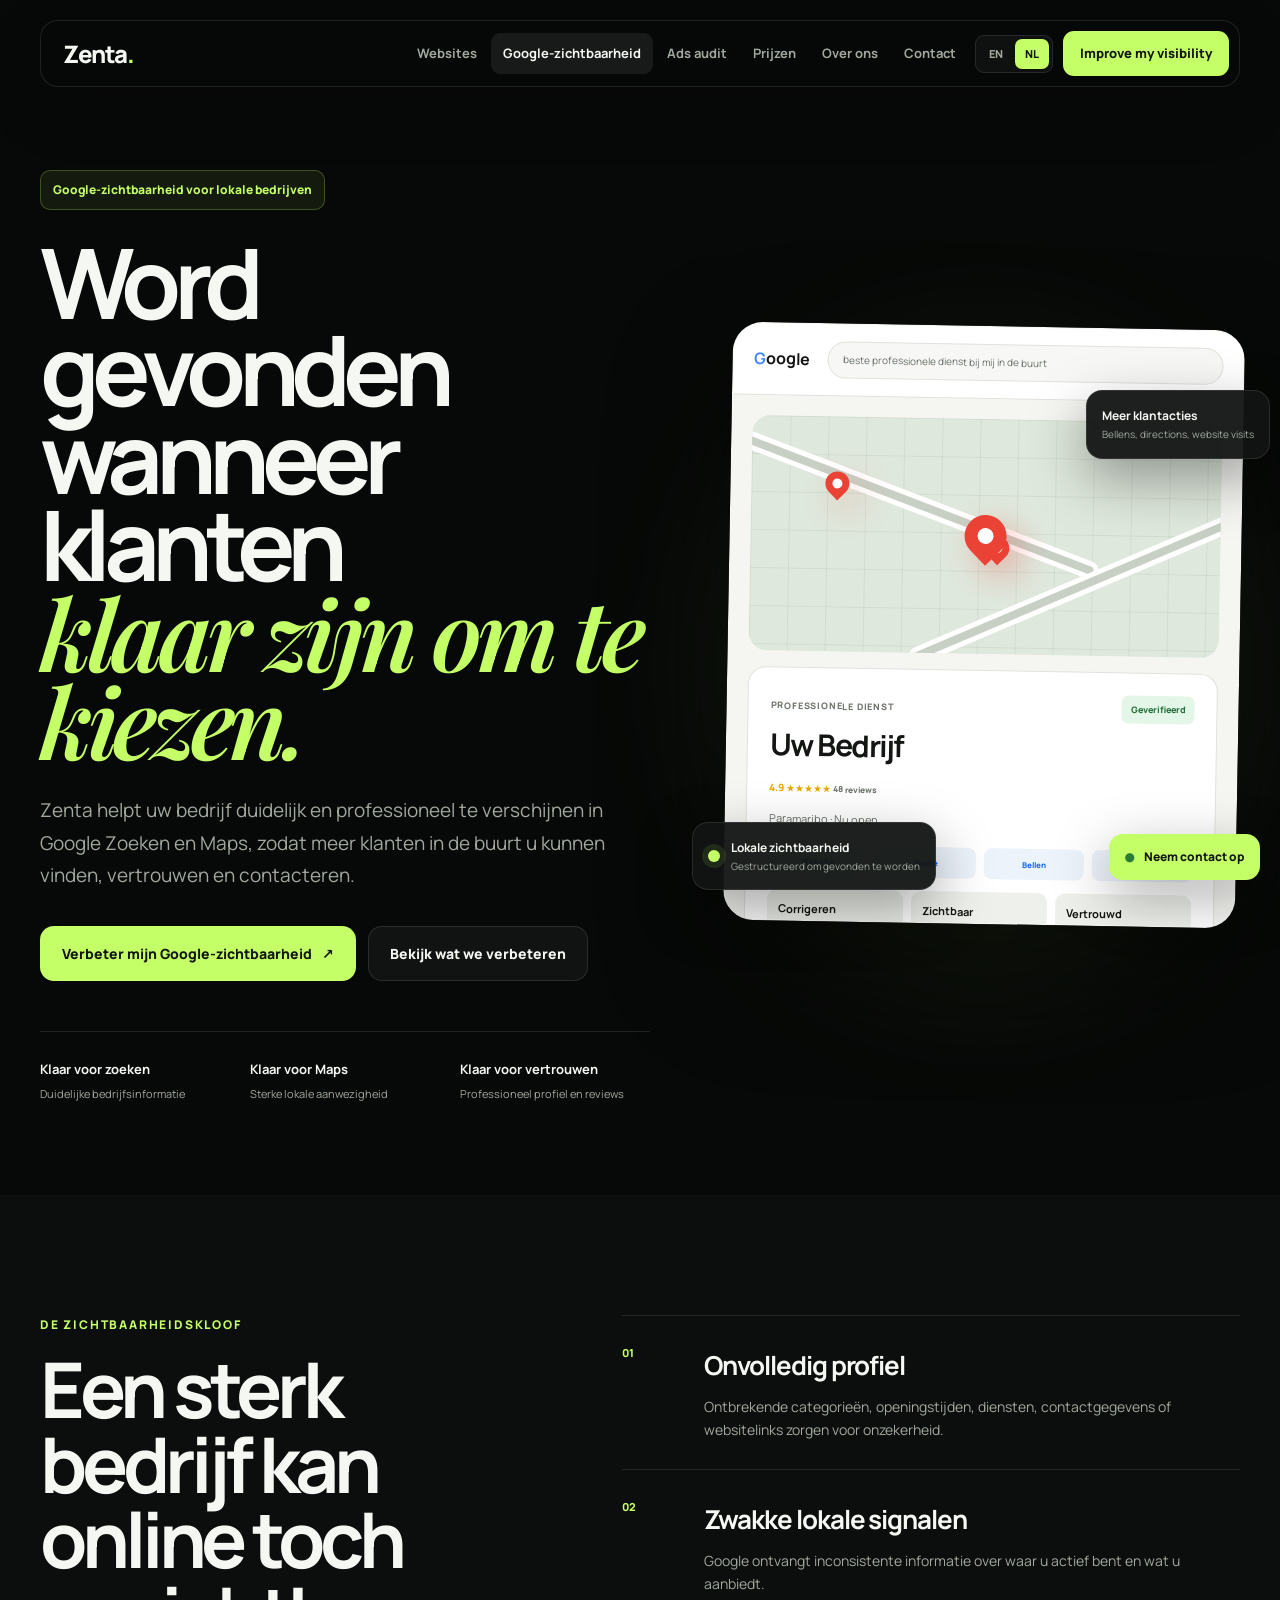
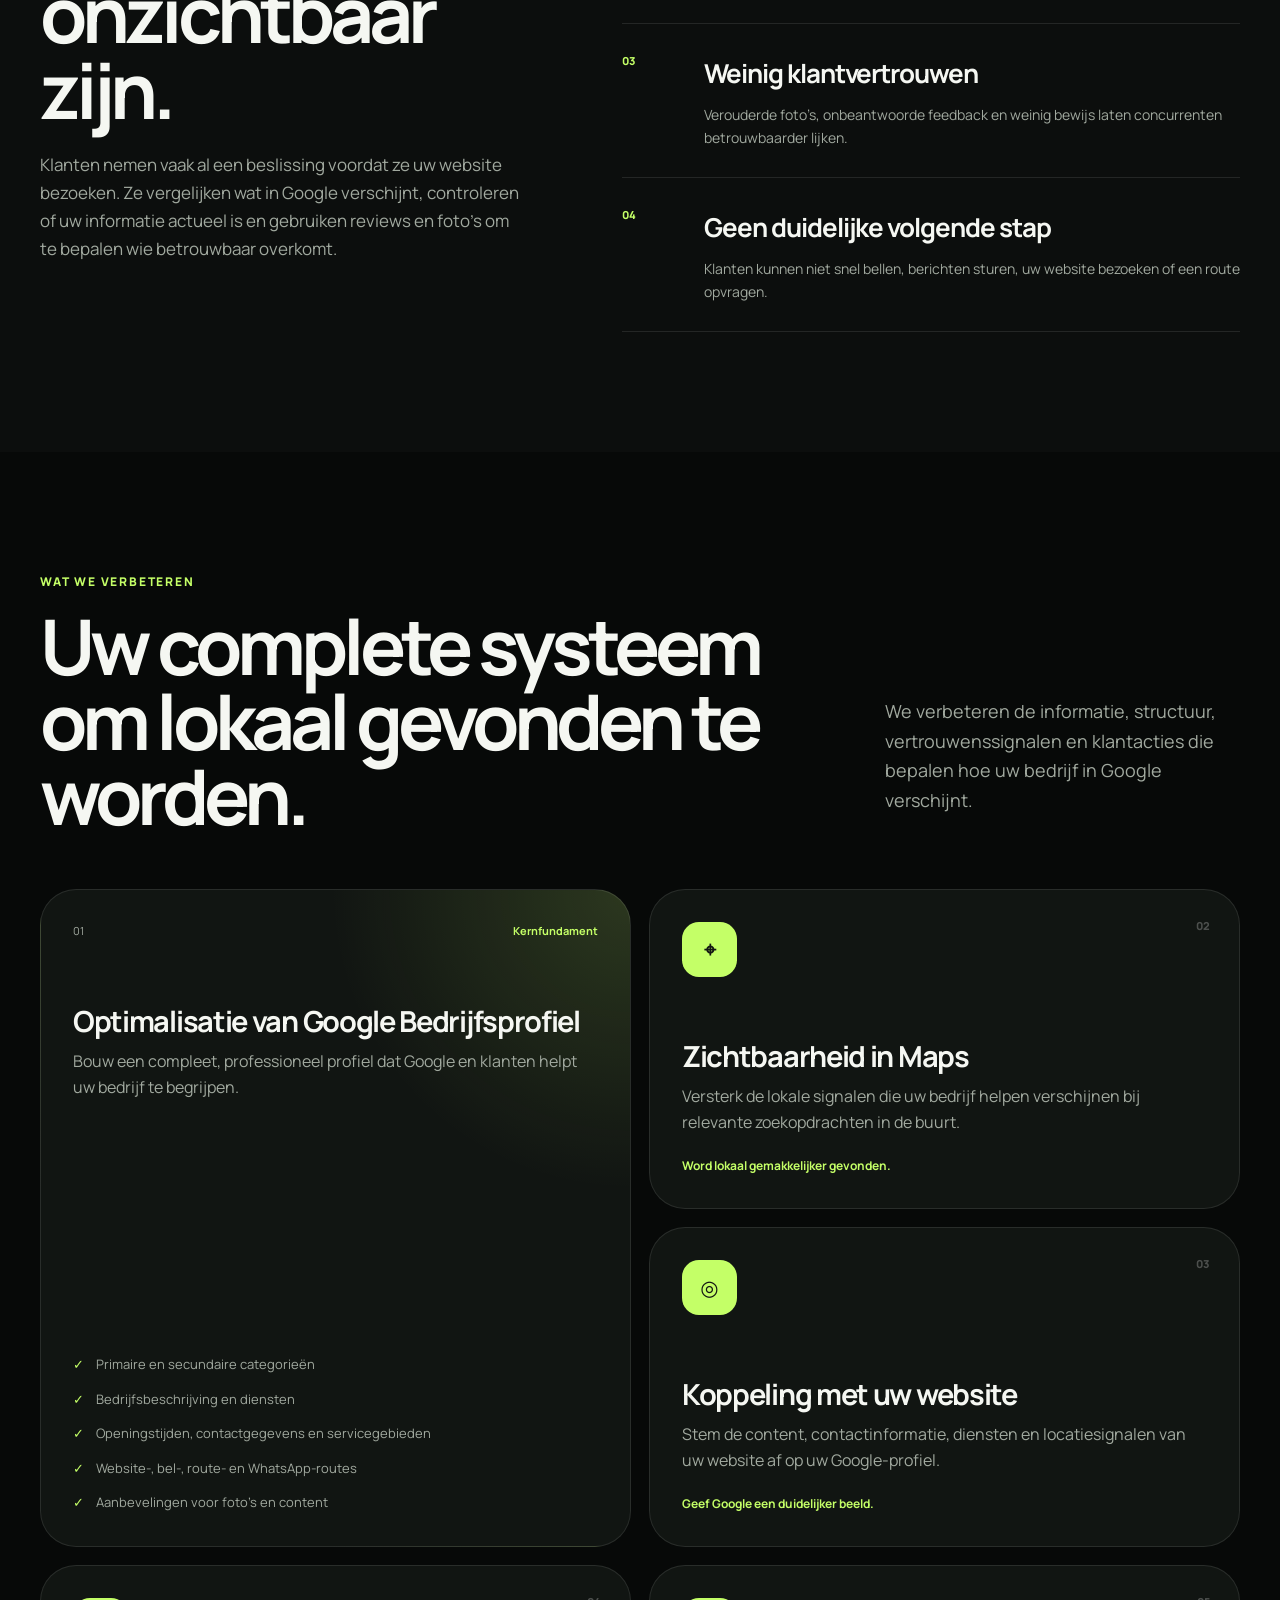
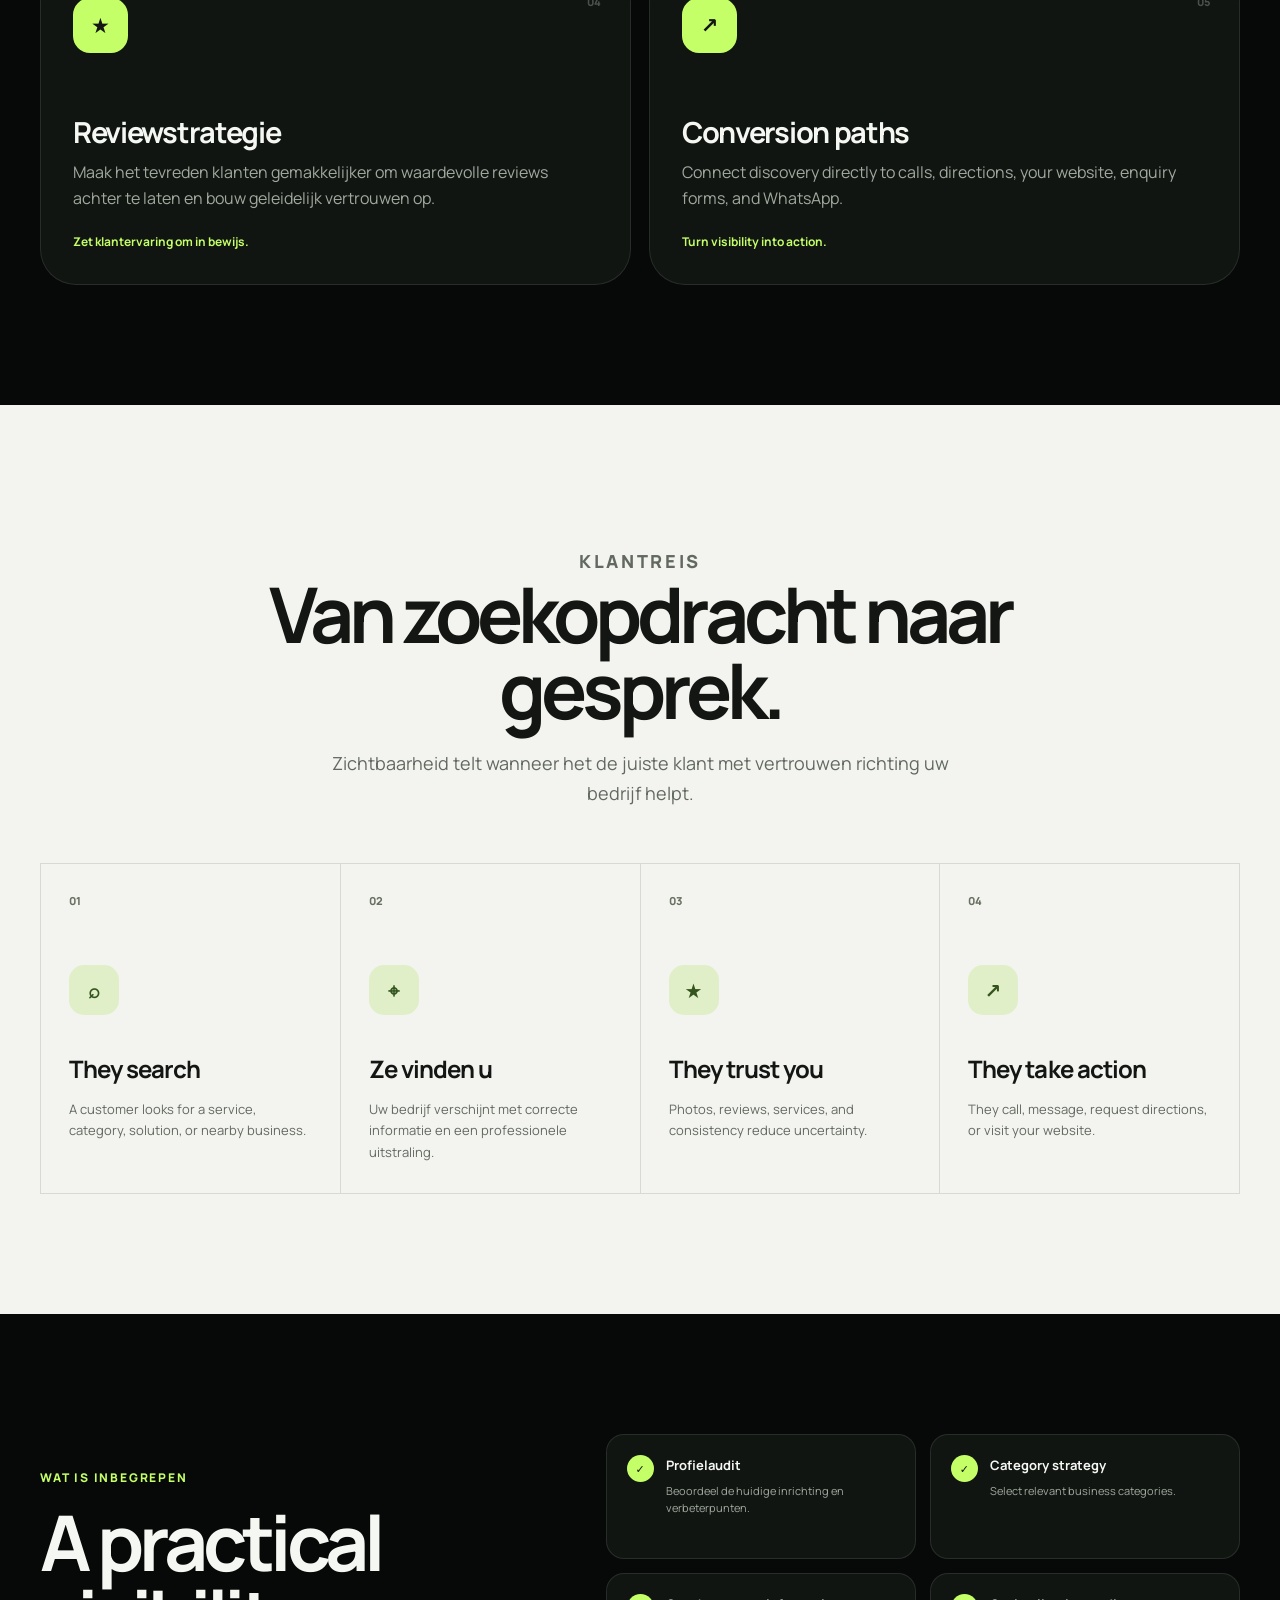
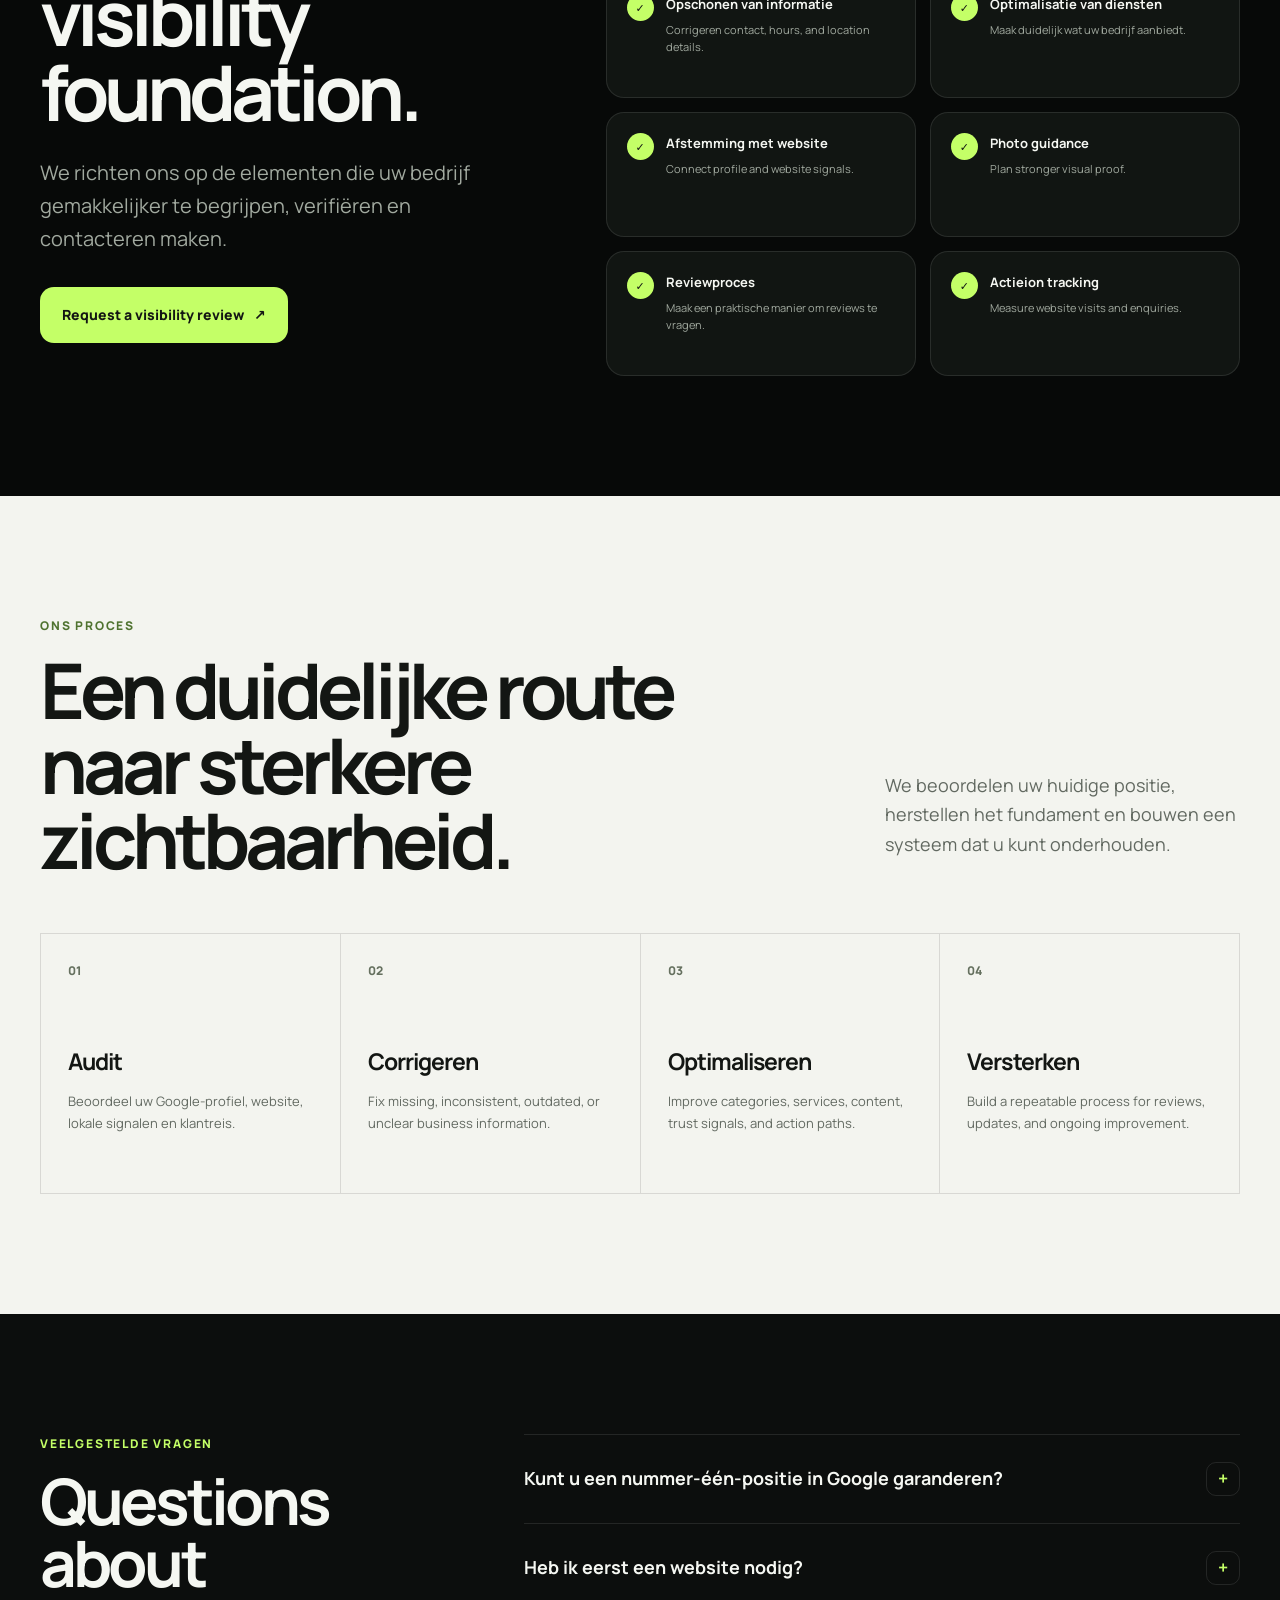
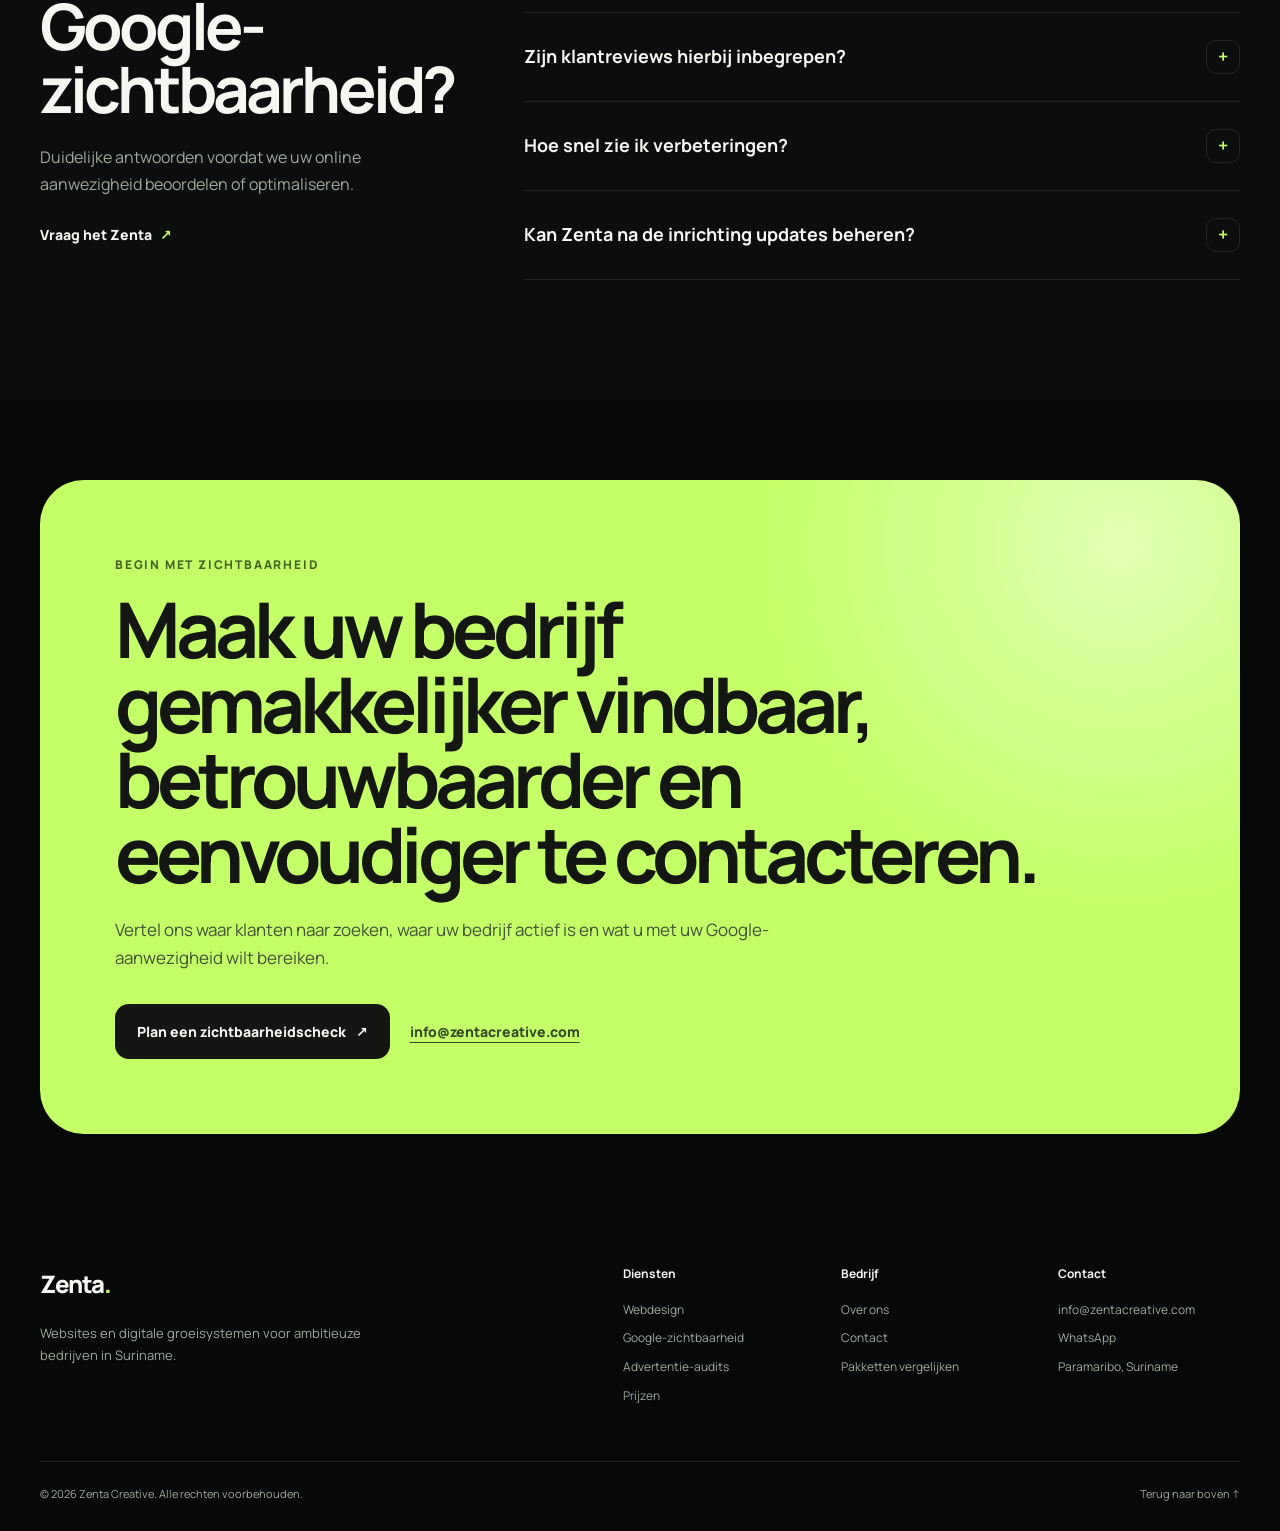
<file: nl/google-visibility.html>
<!DOCTYPE html>
<html lang="nl-SR">
<head>
  <meta charset="UTF-8" />
  <meta name="viewport" content="width=device-width, initial-scale=1.0" />
  <title>Google Zichtbaarheid in Suriname | Zenta Creative</title>
  <meta name="description" content="Help klanten uw bedrijf vinden, vertrouwen en contacteren via Google Zoeken en Maps met de lokale zichtbaarheidsservice van Zenta Creative in Suriname." />
  <meta name="robots" content="index, follow" />
  <meta name="theme-color" content="#070908" />
  <link rel="canonical" href="https://zentacreative.com/nl/google-visibility.html" />
  <meta property="og:type" content="website" />
  <meta property="og:locale" content="nl_SR" />
  <meta property="og:site_name" content="Zenta Creative" />
  <meta property="og:url" content="https://zentacreative.com/nl/google-visibility.html" />
  <meta property="og:title" content="Google Zichtbaarheid in Suriname | Zenta Creative" />
  <meta property="og:description" content="Een sterkere Google-aanwezigheid voor bedrijven die gevonden, vertrouwd en gecontacteerd willen worden." />
  <link rel="icon" href="../favicon.svg" type="image/svg+xml" />
  <link rel="stylesheet" href="../style.css" />
  <link rel="stylesheet" href="../google-visibility.css" />
  <link rel="preconnect" href="https://fonts.googleapis.com" />
  <link rel="preconnect" href="https://fonts.gstatic.com" crossorigin />
  <link href="https://fonts.googleapis.com/css2?family=Manrope:wght@400;500;600;700;800&family=Playfair+Display:ital,wght@0,600;1,600&display=swap" rel="stylesheet" />
  <script>document.documentElement.classList.add("js");</script>
  <script type="application/ld+json">
  {
    "@context":"https://schema.org",
    "@type":"Service",
    "name":"Google Zichtbaarheid en Lokale SEO",
    "provider":{"@type":"Organization","name":"Zenta Creative","url":"https://zentacreative.com/"},
    "areaServed":{"@type":"Country","name":"Suriname"},
    "serviceType":"Optimalisatie van Google Bedrijfsprofiel, lokale SEO, Google Maps-zichtbaarheid en reviewstrategie",
    "url":"https://zentacreative.com/nl/google-visibility.html"
  }
  </script>
</head>
<body class="google-visibility-page">
  <a class="skip-link" href="#main-content">Ga naar hoofdinhoud</a>
  <div class="site-background" aria-hidden="true">
    <div class="background-grid"></div><div class="background-glow glow-one"></div><div class="background-glow glow-two"></div>
  </div>

  <nav class="nav" id="nav" aria-label="Hoofdnavigatie">
    <a class="logo" href="index.html" aria-label="Zenta Creative homepage">Zenta<span>.</span></a>
    <div class="nav-links" id="navLinks">
      <a href="website-design.html">Websites</a>
      <a class="is-active" href="google-visibility.html" aria-current="page">Google-zichtbaarheid</a>
      <a href="ads-audit.html">Ads audit</a>
      <a href="pricing.html">Prijzen</a>
      <a href="about.html">Over ons</a>
      <a href="contact.html">Contact</a>
      <div class="language-switch" aria-label="Taalkeuze"><a href="../google-visibility.html" lang="en-SR">EN</a><span aria-current="page">NL</span></div>
      <button class="nav-cta js-open-contact" type="button" data-service="Google-zichtbaarheid">Improve my visibility</button>
    </div>
    <button class="menu-button" id="menuButton" type="button" aria-label="Navigatiemenu openen" aria-controls="navLinks" aria-expanded="false"><span></span><span></span></button>
  </nav>

  <main id="main-content">
    <header class="visibility-hero" id="top">
      <div class="container visibility-hero-grid">
        <div class="visibility-hero-content">
          <p class="eyebrow reveal">Google-zichtbaarheid voor lokale bedrijven</p>
          <h1 class="reveal">Word gevonden wanneer klanten <span class="serif">klaar zijn om te kiezen.</span></h1>
          <p class="visibility-hero-copy reveal">Zenta helpt uw bedrijf duidelijk en professioneel te verschijnen in Google Zoeken en Maps, zodat meer klanten in de buurt u kunnen vinden, vertrouwen en contacteren.</p>
          <div class="hero-actions reveal">
            <button class="button button-primary js-open-contact" type="button" data-service="Google-zichtbaarheid">Verbeter mijn Google-zichtbaarheid <span aria-hidden="true">↗</span></button>
            <a class="button button-secondary" href="#visibility-audit">Bekijk wat we verbeteren</a>
          </div>
          <div class="visibility-proof reveal">
            <div><strong>Klaar voor zoeken</strong><span>Duidelijke bedrijfsinformatie</span></div>
            <div><strong>Klaar voor Maps</strong><span>Sterke lokale aanwezigheid</span></div>
            <div><strong>Klaar voor vertrouwen</strong><span>Professioneel profiel en reviews</span></div>
          </div>
        </div>

        <div class="search-stage reveal-right" aria-label="Voorbeeld van Google-zichtbaarheid voor een bedrijf">
          <div class="search-glow"></div>
          <div class="search-window">
            <div class="search-topbar"><span class="google-mini"><i>G</i>oogle</span><div class="search-query">beste professionele dienst bij mij in de buurt</div></div>
            <div class="search-content">
              <div class="map-card">
                <div class="map-grid"></div><div class="map-line map-line-one"></div><div class="map-line map-line-two"></div><div class="map-pin map-pin-one"></div><div class="map-pin map-pin-two"></div><div class="map-pin map-pin-main"></div>
              </div>
              <article class="profile-result">
                <div class="profile-result-top"><div><span class="profile-type">Professionele dienst</span><h2>Uw Bedrijf</h2><span class="stars">4.9 ★★★★★ <small>48 reviews</small></span></div><span class="verified-pill">Geverifieerd</span></div>
                <p>Paramaribo · Nu open</p>
                <div class="result-actions"><span>Website</span><span>Route</span><span>Bellen</span><span>WhatsApp</span></div>
                <div class="result-highlights"><div><strong>Corrigeren</strong><span>Bedrijfsgegevens</span></div><div><strong>Zichtbaar</strong><span>Lokale zoekopdrachten</span></div><div><strong>Vertrouwd</strong><span>Bewijs van klanten</span></div></div>
              </article>
            </div>
          </div>
          <div class="visibility-chip chip-ranking"><span class="status-dot"></span><div><strong>Lokale zichtbaarheid</strong><small>Gestructureerd om gevonden te worden</small></div></div>
          <div class="visibility-chip chip-actions"><strong>Meer klantacties</strong><small>Bellens, directions, website visits</small></div>
        </div>
      </div>
    </header>

    <section class="section search-problem-section">
      <div class="container problem-layout">
        <div class="problem-intro reveal-left">
          <p class="kicker">De zichtbaarheidskloof</p>
          <h2>Een sterk bedrijf kan online toch onzichtbaar zijn.</h2>
          <p>Klanten nemen vaak al een beslissing voordat ze uw website bezoeken. Ze vergelijken wat in Google verschijnt, controleren of uw informatie actueel is en gebruiken reviews en foto’s om te bepalen wie betrouwbaar overkomt.</p>
        </div>
        <div class="problem-list reveal-right">
          <article><span>01</span><div><h3>Onvolledig profiel</h3><p>Ontbrekende categorieën, openingstijden, diensten, contactgegevens of websitelinks zorgen voor onzekerheid.</p></div></article>
          <article><span>02</span><div><h3>Zwakke lokale signalen</h3><p>Google ontvangt inconsistente informatie over waar u actief bent en wat u aanbiedt.</p></div></article>
          <article><span>03</span><div><h3>Weinig klantvertrouwen</h3><p>Verouderde foto’s, onbeantwoorde feedback en weinig bewijs laten concurrenten betrouwbaarder lijken.</p></div></article>
          <article><span>04</span><div><h3>Geen duidelijke volgende stap</h3><p>Klanten kunnen niet snel bellen, berichten sturen, uw website bezoeken of een route opvragen.</p></div></article>
        </div>
      </div>
    </section>

    <section class="section visibility-audit-section" id="visibility-audit">
      <div class="container">
        <div class="section-heading split-heading reveal">
          <div><p class="kicker">Wat we verbeteren</p><h2>Uw complete systeem om lokaal gevonden te worden.</h2></div>
          <p>We verbeteren de informatie, structuur, vertrouwenssignalen en klantacties die bepalen hoe uw bedrijf in Google verschijnt.</p>
        </div>
        <div class="visibility-system-grid">
          <article class="system-card system-card-featured reveal">
            <div class="system-card-top"><span>01</span><strong>Kernfundament</strong></div>
            <h3>Optimalisatie van Google Bedrijfsprofiel</h3>
            <p>Bouw een compleet, professioneel profiel dat Google en klanten helpt uw bedrijf te begrijpen.</p>
            <ul><li>Primaire en secundaire categorieën</li><li>Bedrijfsbeschrijving en diensten</li><li>Openingstijden, contactgegevens en servicegebieden</li><li>Website-, bel-, route- en WhatsApp-routes</li><li>Aanbevelingen voor foto’s en content</li></ul>
          </article>
          <article class="system-card reveal"><span class="system-number">02</span><div class="system-icon">⌖</div><h3>Zichtbaarheid in Maps</h3><p>Versterk de lokale signalen die uw bedrijf helpen verschijnen bij relevante zoekopdrachten in de buurt.</p><strong>Word lokaal gemakkelijker gevonden.</strong></article>
          <article class="system-card reveal"><span class="system-number">03</span><div class="system-icon">◎</div><h3>Koppeling met uw website</h3><p>Stem de content, contactinformatie, diensten en locatiesignalen van uw website af op uw Google-profiel.</p><strong>Geef Google een duidelijker beeld.</strong></article>
          <article class="system-card reveal"><span class="system-number">04</span><div class="system-icon">★</div><h3>Reviewstrategie</h3><p>Maak het tevreden klanten gemakkelijker om waardevolle reviews achter te laten en bouw geleidelijk vertrouwen op.</p><strong>Zet klantervaring om in bewijs.</strong></article>
          <article class="system-card reveal"><span class="system-number">05</span><div class="system-icon">↗</div><h3>Conversion paths</h3><p>Connect discovery directly to calls, directions, your website, enquiry forms, and WhatsApp.</p><strong>Turn visibility into action.</strong></article>
        </div>
      </div>
    </section>

    <section class="section journey-section">
      <div class="container">
        <div class="section-heading centered reveal"><p class="kicker">Klantreis</p><h2>Van zoekopdracht naar gesprek.</h2><p>Zichtbaarheid telt wanneer het de juiste klant met vertrouwen richting uw bedrijf helpt.</p></div>
        <div class="search-journey">
          <article class="reveal"><span>01</span><div class="journey-symbol">⌕</div><h3>They search</h3><p>A customer looks for a service, category, solution, or nearby business.</p></article>
          <article class="reveal"><span>02</span><div class="journey-symbol">⌖</div><h3>Ze vinden u</h3><p>Uw bedrijf verschijnt met correcte informatie en een professionele uitstraling.</p></article>
          <article class="reveal"><span>03</span><div class="journey-symbol">★</div><h3>They trust you</h3><p>Photos, reviews, services, and consistency reduce uncertainty.</p></article>
          <article class="reveal"><span>04</span><div class="journey-symbol">↗</div><h3>They take action</h3><p>They call, message, request directions, or visit your website.</p></article>
        </div>
      </div>
    </section>

    <section class="section deliverables-section">
      <div class="container deliverables-layout">
        <div class="deliverables-content reveal-left">
          <p class="kicker">Wat is inbegrepen</p>
          <h2>A practical visibility foundation.</h2>
          <p class="large-copy">We richten ons op de elementen die uw bedrijf gemakkelijker te begrijpen, verifiëren en contacteren maken.</p>
          <button class="button button-primary js-open-contact" type="button" data-service="Google-zichtbaarheid">Request a visibility review <span aria-hidden="true">↗</span></button>
        </div>
        <div class="deliverables-grid reveal-right">
          <div><span>✓</span><div><strong>Profielaudit</strong><small>Beoordeel de huidige inrichting en verbeterpunten.</small></div></div>
          <div><span>✓</span><div><strong>Category strategy</strong><small>Select relevant business categories.</small></div></div>
          <div><span>✓</span><div><strong>Opschonen van informatie</strong><small>Corrigeren contact, hours, and location details.</small></div></div>
          <div><span>✓</span><div><strong>Optimalisatie van diensten</strong><small>Maak duidelijk wat uw bedrijf aanbiedt.</small></div></div>
          <div><span>✓</span><div><strong>Afstemming met website</strong><small>Connect profile and website signals.</small></div></div>
          <div><span>✓</span><div><strong>Photo guidance</strong><small>Plan stronger visual proof.</small></div></div>
          <div><span>✓</span><div><strong>Reviewproces</strong><small>Maak een praktische manier om reviews te vragen.</small></div></div>
          <div><span>✓</span><div><strong>Actieion tracking</strong><small>Measure website visits and enquiries.</small></div></div>
        </div>
      </div>
    </section>

    <section class="section process-section visibility-process">
      <div class="container">
        <div class="section-heading split-heading reveal"><div><p class="kicker">Ons proces</p><h2>Een duidelijke route naar sterkere zichtbaarheid.</h2></div><p>We beoordelen uw huidige positie, herstellen het fundament en bouwen een systeem dat u kunt onderhouden.</p></div>
        <div class="compact-process">
          <article class="reveal"><span>01</span><h3>Audit</h3><p>Beoordeel uw Google-profiel, website, lokale signalen en klantreis.</p></article>
          <article class="reveal"><span>02</span><h3>Corrigeren</h3><p>Fix missing, inconsistent, outdated, or unclear business information.</p></article>
          <article class="reveal"><span>03</span><h3>Optimaliseren</h3><p>Improve categories, services, content, trust signals, and action paths.</p></article>
          <article class="reveal"><span>04</span><h3>Versterken</h3><p>Build a repeatable process for reviews, updates, and ongoing improvement.</p></article>
        </div>
      </div>
    </section>

    <section class="section faq-section visibility-faq" aria-labelledby="faqTitle">
      <div class="container faq-layout">
        <div class="faq-intro reveal-left"><p class="kicker">Veelgestelde vragen</p><h2 id="faqTitle">Questions about Google-zichtbaarheid?</h2><p>Duidelijke antwoorden voordat we uw online aanwezigheid beoordelen of optimaliseren.</p><button class="text-button js-open-contact" type="button" data-service="Google-zichtbaarheid">Vraag het Zenta <span aria-hidden="true">↗</span></button></div>
        <div class="faq-list reveal-right">
          <article class="faq-item"><button class="faq-question" type="button" aria-expanded="false"><span>Kunt u een nummer-één-positie in Google garanderen?</span><i aria-hidden="true">+</i></button><div class="faq-answer"><div><p>Geen enkele betrouwbare aanbieder kan een specifieke positie garanderen. Zenta verbetert de factoren waarop u invloed heeft: profielkwaliteit, consistentie, relevantie, afstemming met uw website, vertrouwenssignalen en klantacties.</p></div></div></article>
          <article class="faq-item"><button class="faq-question" type="button" aria-expanded="false"><span>Heb ik eerst een website nodig?</span><i aria-hidden="true">+</i></button><div class="faq-answer"><div><p>Een website wordt sterk aanbevolen, omdat die Google en klanten meer informatie biedt. We kunnen uw Google Bedrijfsprofiel ook verbeteren wanneer uw website nog niet klaar is.</p></div></div></article>
          <article class="faq-item"><button class="faq-question" type="button" aria-expanded="false"><span>Zijn klantreviews hierbij inbegrepen?</span><i aria-hidden="true">+</i></button><div class="faq-answer"><div><p>We helpen een correcte werkwijze op te zetten om reviews van echte klanten te vragen. We maken, kopen of manipuleren geen reviews.</p></div></div></article>
          <article class="faq-item"><button class="faq-question" type="button" aria-expanded="false"><span>Hoe snel zie ik verbeteringen?</span><i aria-hidden="true">+</i></button><div class="faq-answer"><div><p>Profielcorrecties kunnen de klantervaring direct verbeteren. Zoekzichtbaarheid kan langer duren en hangt af van concurrentie, relevantie, nabijheid, profielgeschiedenis, websitekwaliteit en doorlopende activiteit.</p></div></div></article>
          <article class="faq-item"><button class="faq-question" type="button" aria-expanded="false"><span>Kan Zenta na de inrichting updates beheren?</span><i aria-hidden="true">+</i></button><div class="faq-answer"><div><p>Ja. Doorlopende profielupdates, websiteverbeteringen, rapportage en zichtbaarheidsondersteuning kunnen worden opgenomen in een maatwerk maandplan.</p></div></div></article>
        </div>
      </div>
    </section>

    <section class="final-cta visibility-final-cta">
      <div class="container final-cta-inner reveal">
        <p class="kicker">Begin met zichtbaarheid</p>
        <h2>Maak uw bedrijf gemakkelijker vindbaar, betrouwbaarder en eenvoudiger te contacteren.</h2>
        <p>Vertel ons waar klanten naar zoeken, waar uw bedrijf actief is en wat u met uw Google-aanwezigheid wilt bereiken.</p>
        <div class="final-actions"><button class="button button-dark js-open-contact" type="button" data-service="Google-zichtbaarheid">Plan een zichtbaarheidscheck <span aria-hidden="true">↗</span></button><a class="final-email" href="mailto:info@zentacreative.com">info@zentacreative.com</a></div>
      </div>
    </section>
  </main>

  <footer class="footer">
    <div class="container footer-grid">
      <div class="footer-brand"><a class="logo" href="index.html">Zenta<span>.</span></a><p>Websites en digitale groeisystemen voor ambitieuze bedrijven in Suriname.</p></div>
      <div class="footer-links">
        <div><strong>Diensten</strong><a href="website-design.html">Webdesign</a><a href="google-visibility.html">Google-zichtbaarheid</a><a href="ads-audit.html">Advertentie-audits</a><a href="pricing.html">Prijzen</a></div>
        <div><strong>Bedrijf</strong><a href="about.html">Over ons</a><a href="contact.html">Contact</a><a href="pricing.html#compare">Pakketten vergelijken</a></div>
        <div><strong>Contact</strong><a href="mailto:info@zentacreative.com">info@zentacreative.com</a><a href="https://wa.me/5978877663" target="_blank" rel="noopener noreferrer">WhatsApp</a><span>Paramaribo, Suriname</span></div>
      </div>
    </div>
    <div class="container footer-bottom"><span>© <span id="year"></span> Zenta Creative. Alle rechten voorbehouden.</span><a href="#top">Terug naar boven ↑</a></div>
  </footer>

  <button class="floating-whatsapp js-open-contact" type="button" data-service="Google-zichtbaarheid" aria-label="Contact Zenta Creative"><span aria-hidden="true">●</span>Neem contact op</button>

  <div class="contact-modal" id="contactModal" aria-hidden="true">
    <div class="contact-backdrop" data-close-modal></div>
    <section class="contact-dialog" role="dialog" aria-modal="true" aria-labelledby="contactTitle" aria-describedby="contactDescription">
      <button class="modal-close" type="button" aria-label="Contactformulier sluiten" data-close-modal>×</button>
      <p class="kicker">Start een gesprek</p><h2 id="contactTitle">Vertel ons hoe klanten u momenteel vinden.</h2><p id="contactDescription">Vul het formulier in en er opent een vooraf ingevuld WhatsApp-bericht.</p>
      <form id="contactForm" novalidate>
        <div class="form-grid">
          <label class="form-field"><span>Uw naam</span><input id="contactName" name="name" type="text" autocomplete="name" required /><small class="field-error">Vul uw naam in.</small></label>
          <label class="form-field"><span>Bedrijfsnaam</span><input id="contactBusiness" name="business" type="text" autocomplete="organization" required /><small class="field-error">Vul uw bedrijfsnaam in.</small></label>
          <label class="form-field"><span>Telefoonnummer of e-mail</span><input id="contactDetails" name="contact" type="text" required /><small class="field-error">Vul een telefoonnummer of e-mailadres in.</small></label>
          <label class="form-field"><span>Wat heeft u nodig?</span><select id="contactService" name="service" required><option value="">Kies een dienst</option><option value="Google-zichtbaarheid">Google-zichtbaarheid</option><option value="Optimalisatie van Google Bedrijfsprofiel">Optimalisatie van Google Bedrijfsprofiel</option><option value="Lokale SEO en Maps-zichtbaarheid">Lokale SEO en Maps-zichtbaarheid</option><option value="Website en Google-zichtbaarheid">Website en Google-zichtbaarheid</option><option value="Ik weet het nog niet">Ik weet het nog niet</option></select><small class="field-error">Kies een dienst.</small></label>
          <label class="form-field form-field-full"><span>Wat wilt u verbeteren?</span><textarea id="contactGoal" name="goal" rows="5" required placeholder="Bijvoorbeeld: professioneler overkomen, beter gevonden worden in Maps, verouderde informatie corrigeren of meer telefoontjes genereren."></textarea><small class="field-error">Beschrijf kort uw doel.</small></label>
        </div>
        <div class="form-actions"><button class="button button-primary" type="submit">Ga verder via WhatsApp <span aria-hidden="true">↗</span></button><p>Er is geen betaling of verplichting vereist.</p></div>
      </form>
    </section>
  </div>

  <script>
    const whatsappNumber="5978877663";
    const nav=document.getElementById("nav"),menuButton=document.getElementById("menuButton"),navLinks=document.getElementById("navLinks");
    const modal=document.getElementById("contactModal"),contactForm=document.getElementById("contactForm"),serviceSelect=document.getElementById("contactService");
    const openContactButtons=document.querySelectorAll(".js-open-contact"),closeModalButtons=modal.querySelectorAll("[data-close-modal]"),faqQuestions=document.querySelectorAll(".faq-question");
    let lastFocusedElement=null;
    function closeMobileMenu(){navLinks.classList.remove("is-open");menuButton.setAttribute("aria-expanded","false");menuButton.setAttribute("aria-label","Navigatiemenu openen");document.body.classList.remove("menu-open");}
    function openModal(service=""){lastFocusedElement=document.activeElement;if(service)serviceSelect.value=service;modal.classList.add("is-open");modal.setAttribute("aria-hidden","false");document.body.classList.add("modal-open");closeMobileMenu();setTimeout(()=>document.getElementById("contactName").focus(),50);}
    function closeModal(){modal.classList.remove("is-open");modal.setAttribute("aria-hidden","true");document.body.classList.remove("modal-open");lastFocusedElement?.focus();}
    function validateField(field){const wrapper=field.closest(".form-field"),valid=field.checkValidity();wrapper.classList.toggle("has-error",!valid);return valid;}
    menuButton.addEventListener("click",()=>{const isOpen=navLinks.classList.toggle("is-open");menuButton.setAttribute("aria-expanded",String(isOpen));menuButton.setAttribute("aria-label",isOpen?"Navigatiemenu sluiten":"Navigatiemenu openen");document.body.classList.toggle("menu-open",isOpen);});
    navLinks.querySelectorAll("a").forEach(link=>link.addEventListener("click",closeMobileMenu));
    openContactButtons.forEach(button=>button.addEventListener("click",()=>openModal(button.dataset.service||"")));
    closeModalButtons.forEach(button=>button.addEventListener("click",closeModal));
    document.addEventListener("keydown",event=>{if(event.key==="Escape"&&modal.classList.contains("is-open"))closeModal();});
    window.addEventListener("scroll",()=>nav.classList.toggle("is-scrolled",window.scrollY>20));
    faqQuestions.forEach(question=>question.addEventListener("click",()=>{const item=question.closest(".faq-item"),isOpen=item.classList.contains("is-open");document.querySelectorAll(".faq-item.is-open").forEach(openItem=>{openItem.classList.remove("is-open");openItem.querySelector(".faq-question").setAttribute("aria-expanded","false");});if(!isOpen){item.classList.add("is-open");question.setAttribute("aria-expanded","true");}}));
    contactForm.querySelectorAll("input,select,textarea").forEach(field=>{field.addEventListener("blur",()=>validateField(field));field.addEventListener("input",()=>{if(field.closest(".form-field").classList.contains("has-error"))validateField(field);});});
    contactForm.addEventListener("submit",event=>{event.preventDefault();const fields=Array.from(contactForm.querySelectorAll("input,select,textarea"));if(!fields.map(validateField).every(Boolean)){contactForm.querySelector(":invalid")?.focus();return;}const name=document.getElementById("contactName").value.trim(),business=document.getElementById("contactBusiness").value.trim(),contact=document.getElementById("contactDetails").value.trim(),service=serviceSelect.value,goal=document.getElementById("contactGoal").value.trim();const message=["Hallo Zenta, ik wil mijn Google-zichtbaarheid verbeteren.","",`Naam: ${name}`,`Bedrijf: ${business}`,`Contact: ${contact}`,`Dienst: ${service}`,"","Doel:",goal].join("\n");window.open(`https://wa.me/${whatsappNumber}?text=${encodeURIComponent(message)}`,"_blank","noopener,noreferrer");});
    const revealElements=document.querySelectorAll(".reveal,.reveal-left,.reveal-right");if("IntersectionObserver" in window){const observer=new IntersectionObserver(entries=>entries.forEach(entry=>{if(entry.isIntersecting){entry.target.classList.add("is-visible");observer.unobserve(entry.target);}}),{threshold:.1,rootMargin:"0px 0px -40px 0px"});revealElements.forEach(element=>observer.observe(element));}else revealElements.forEach(element=>element.classList.add("is-visible"));
    document.getElementById("year").textContent=new Date().getFullYear();
  </script>
</body>
</html>
</file>
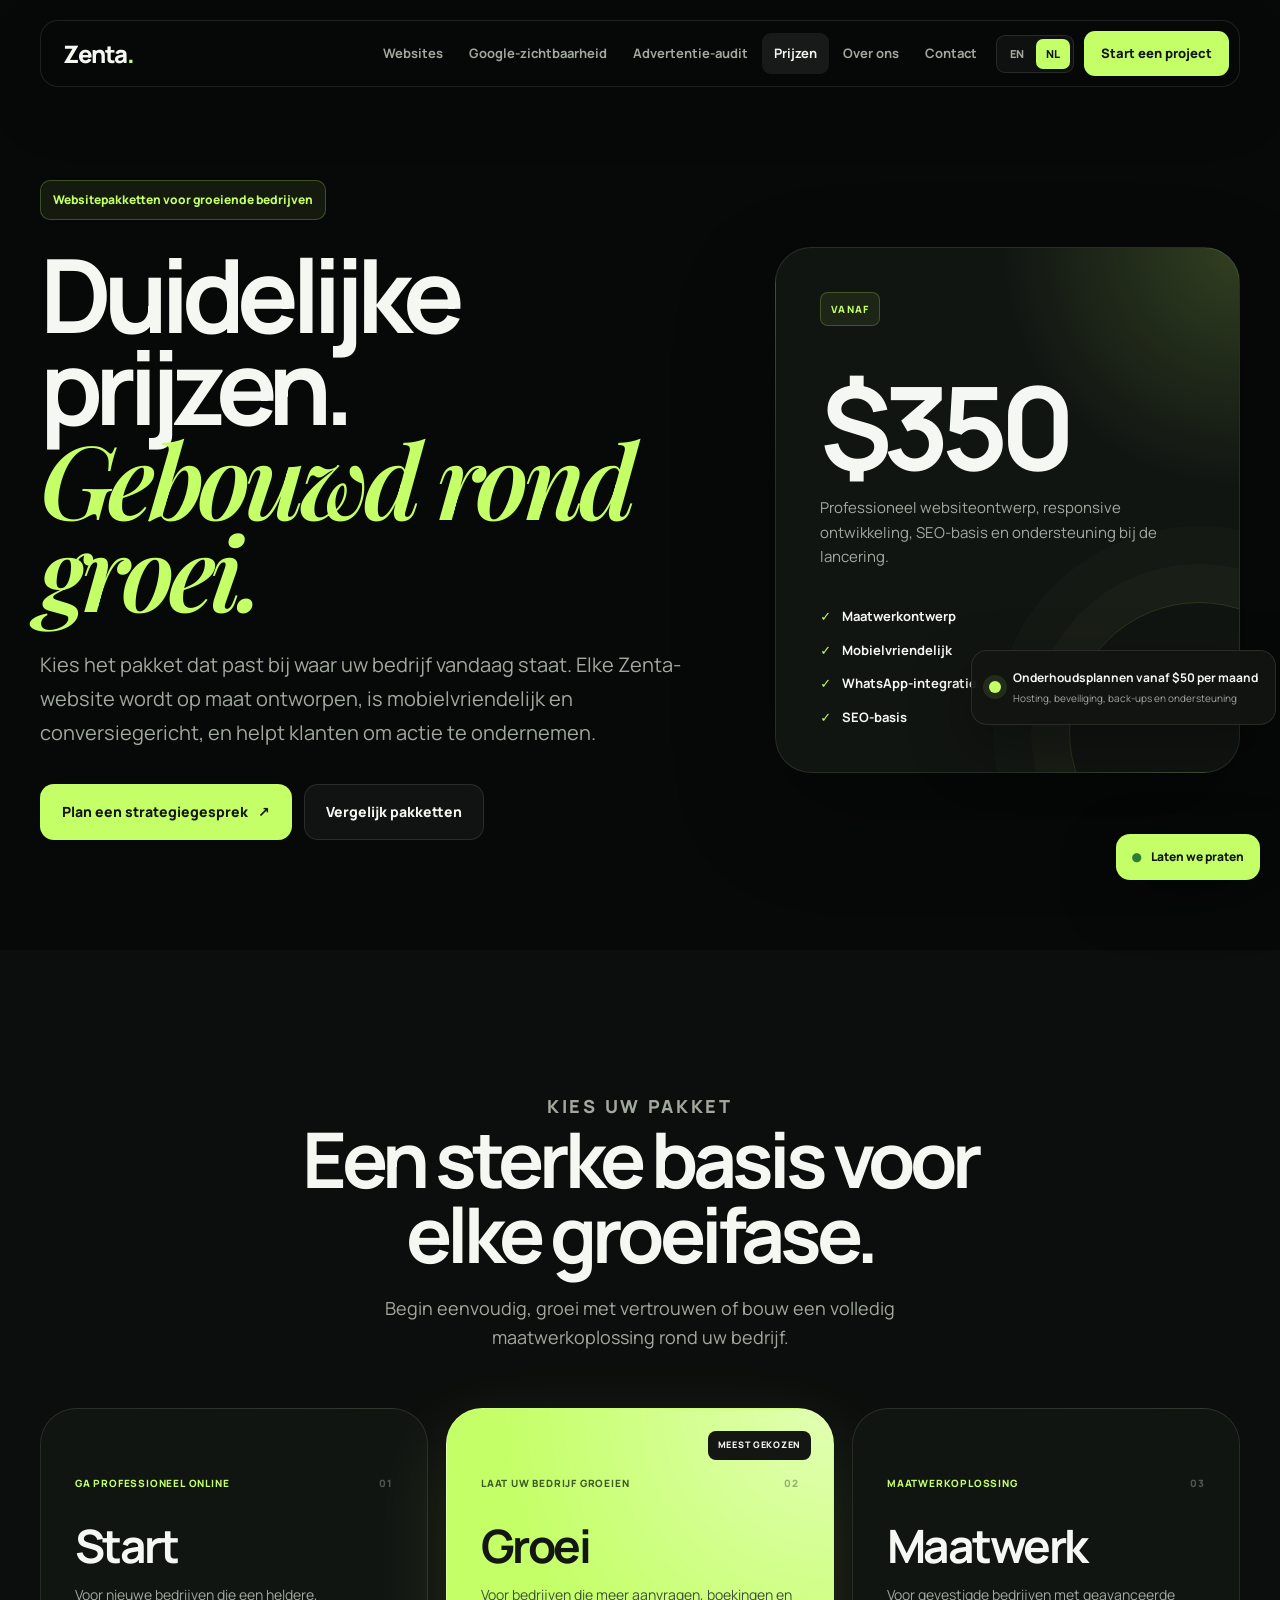
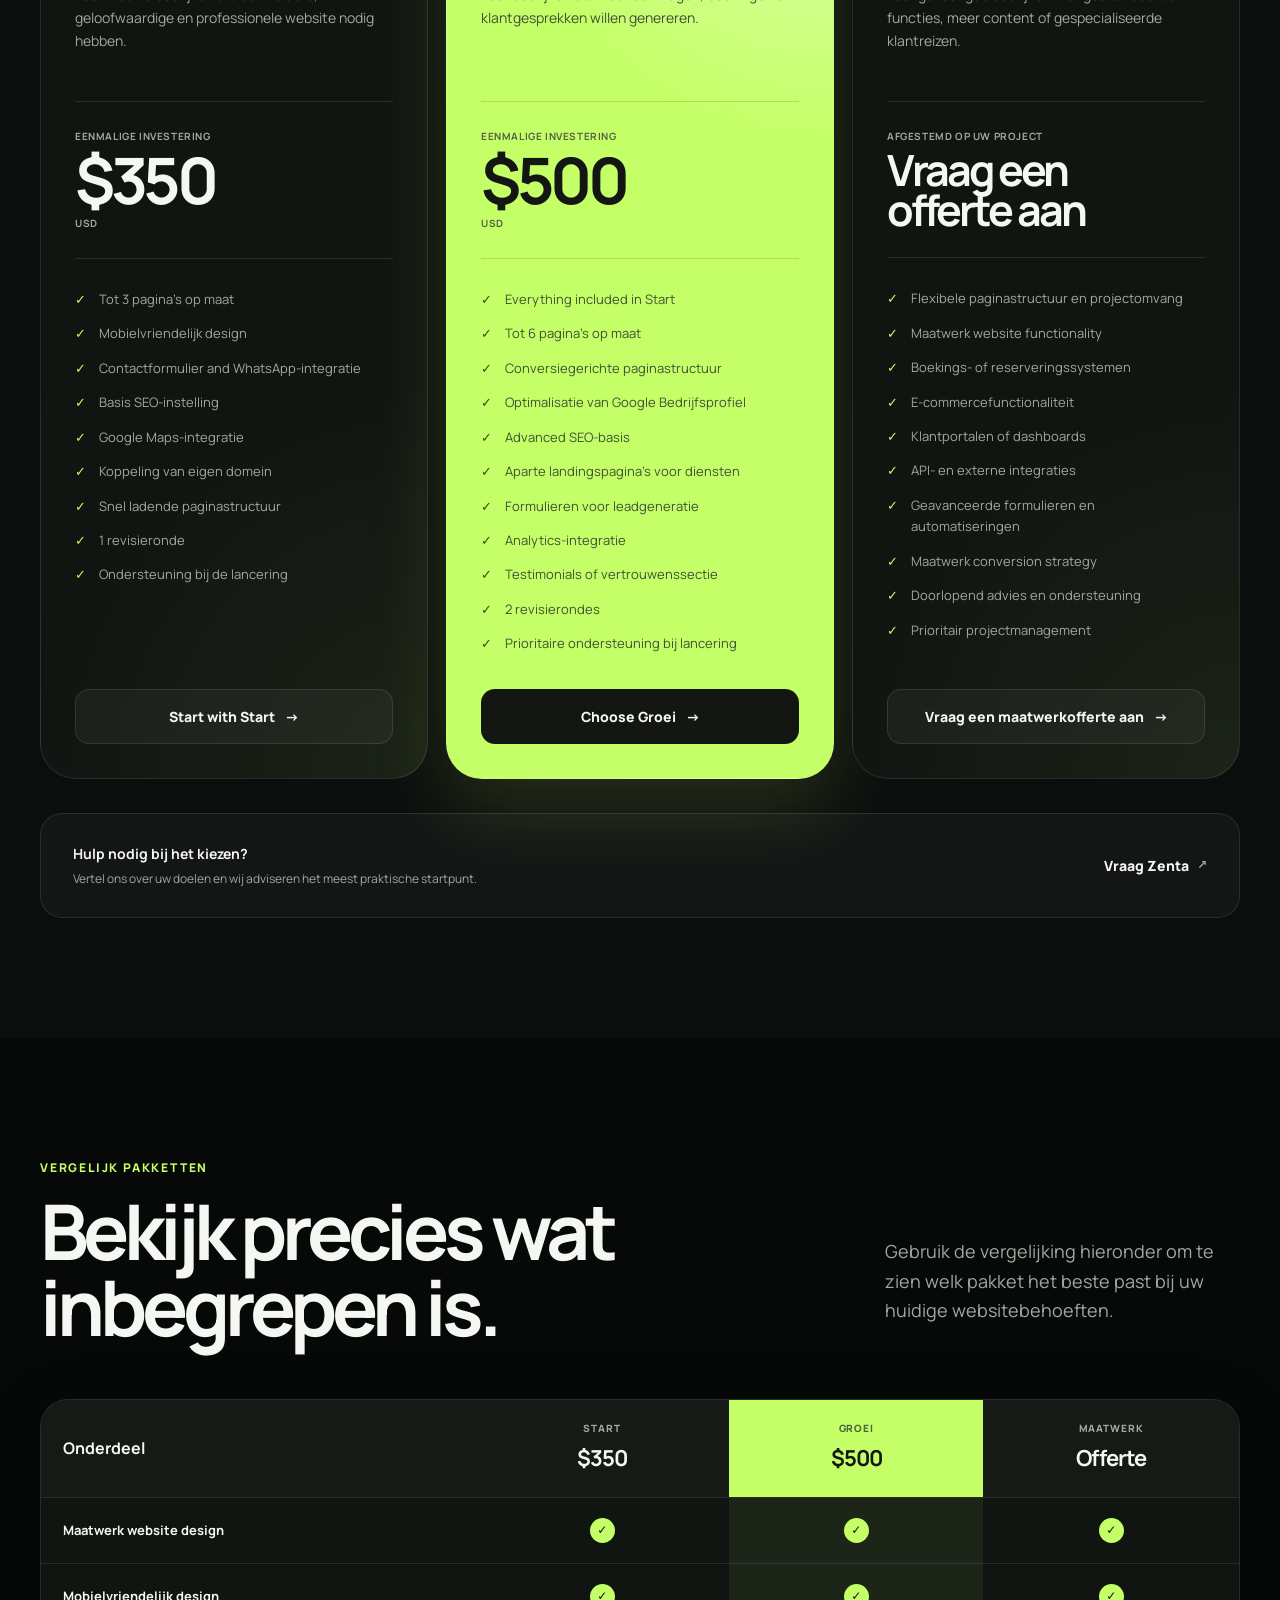
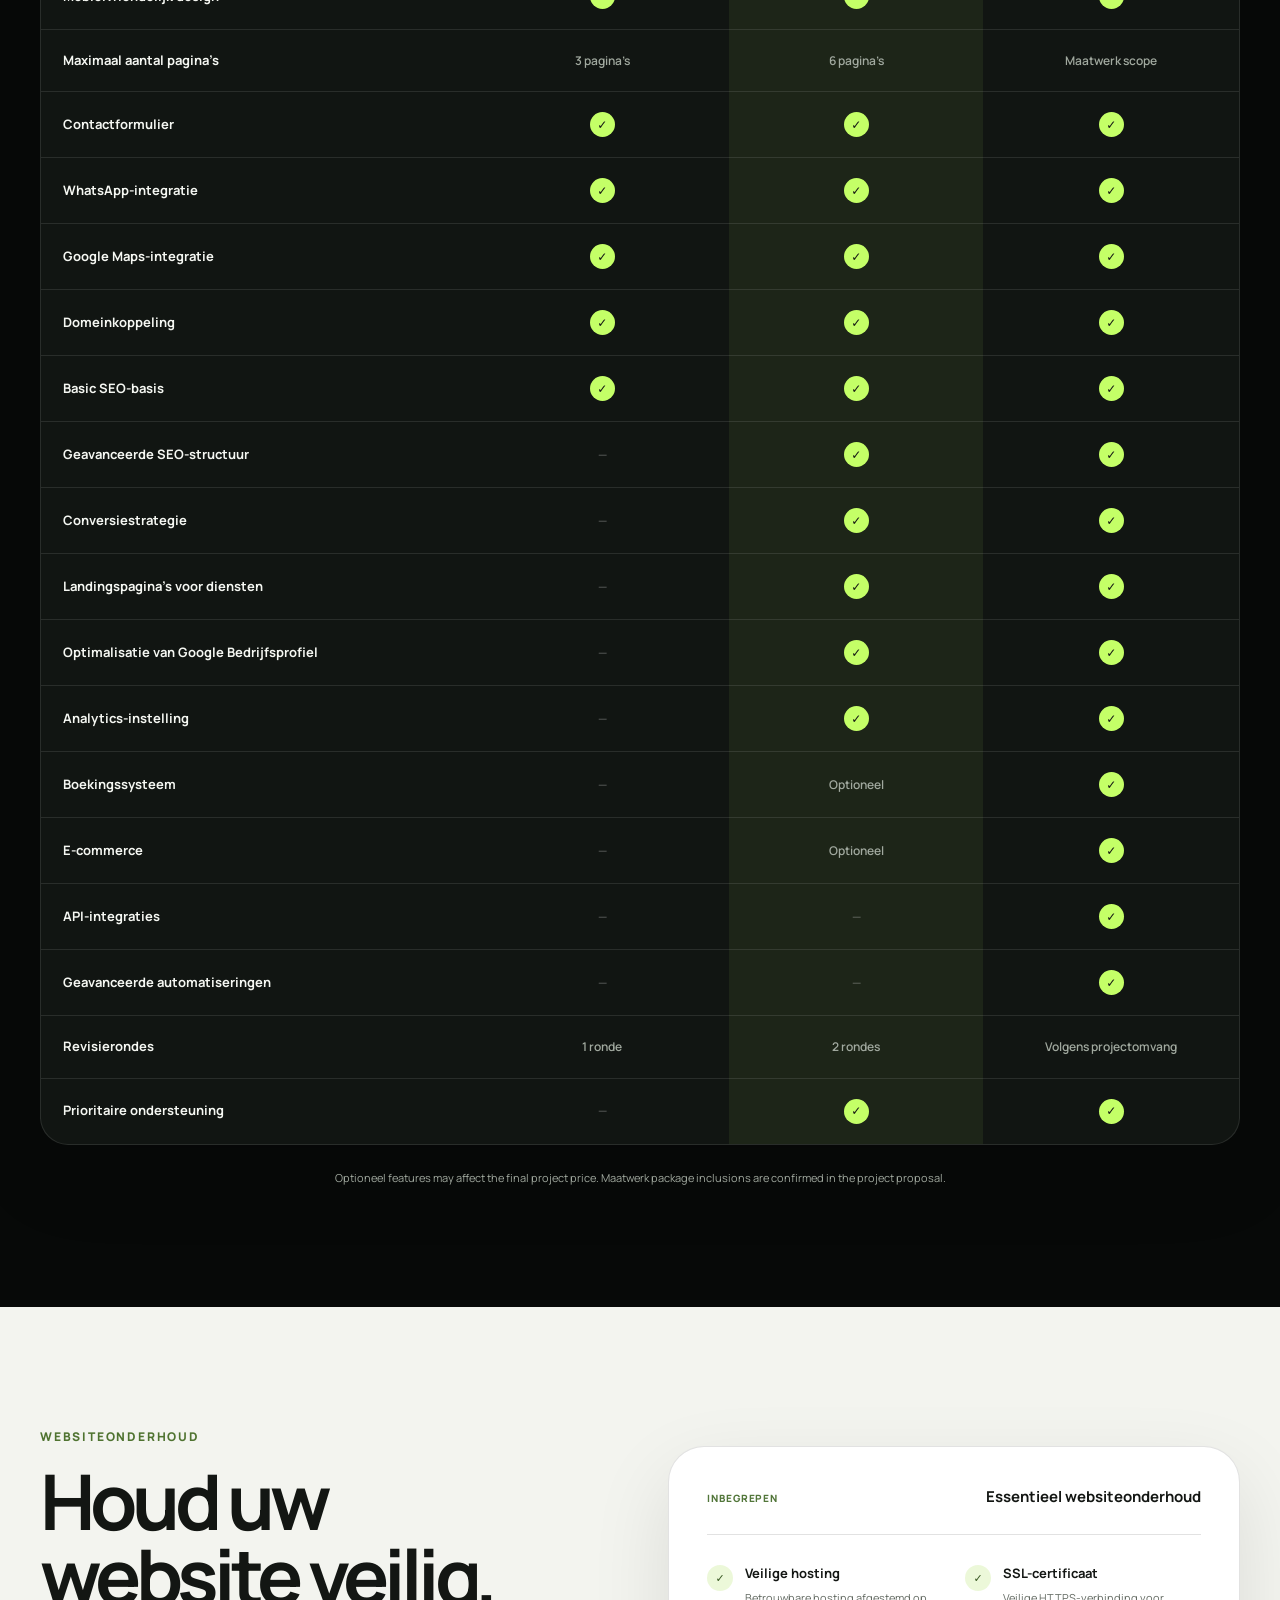
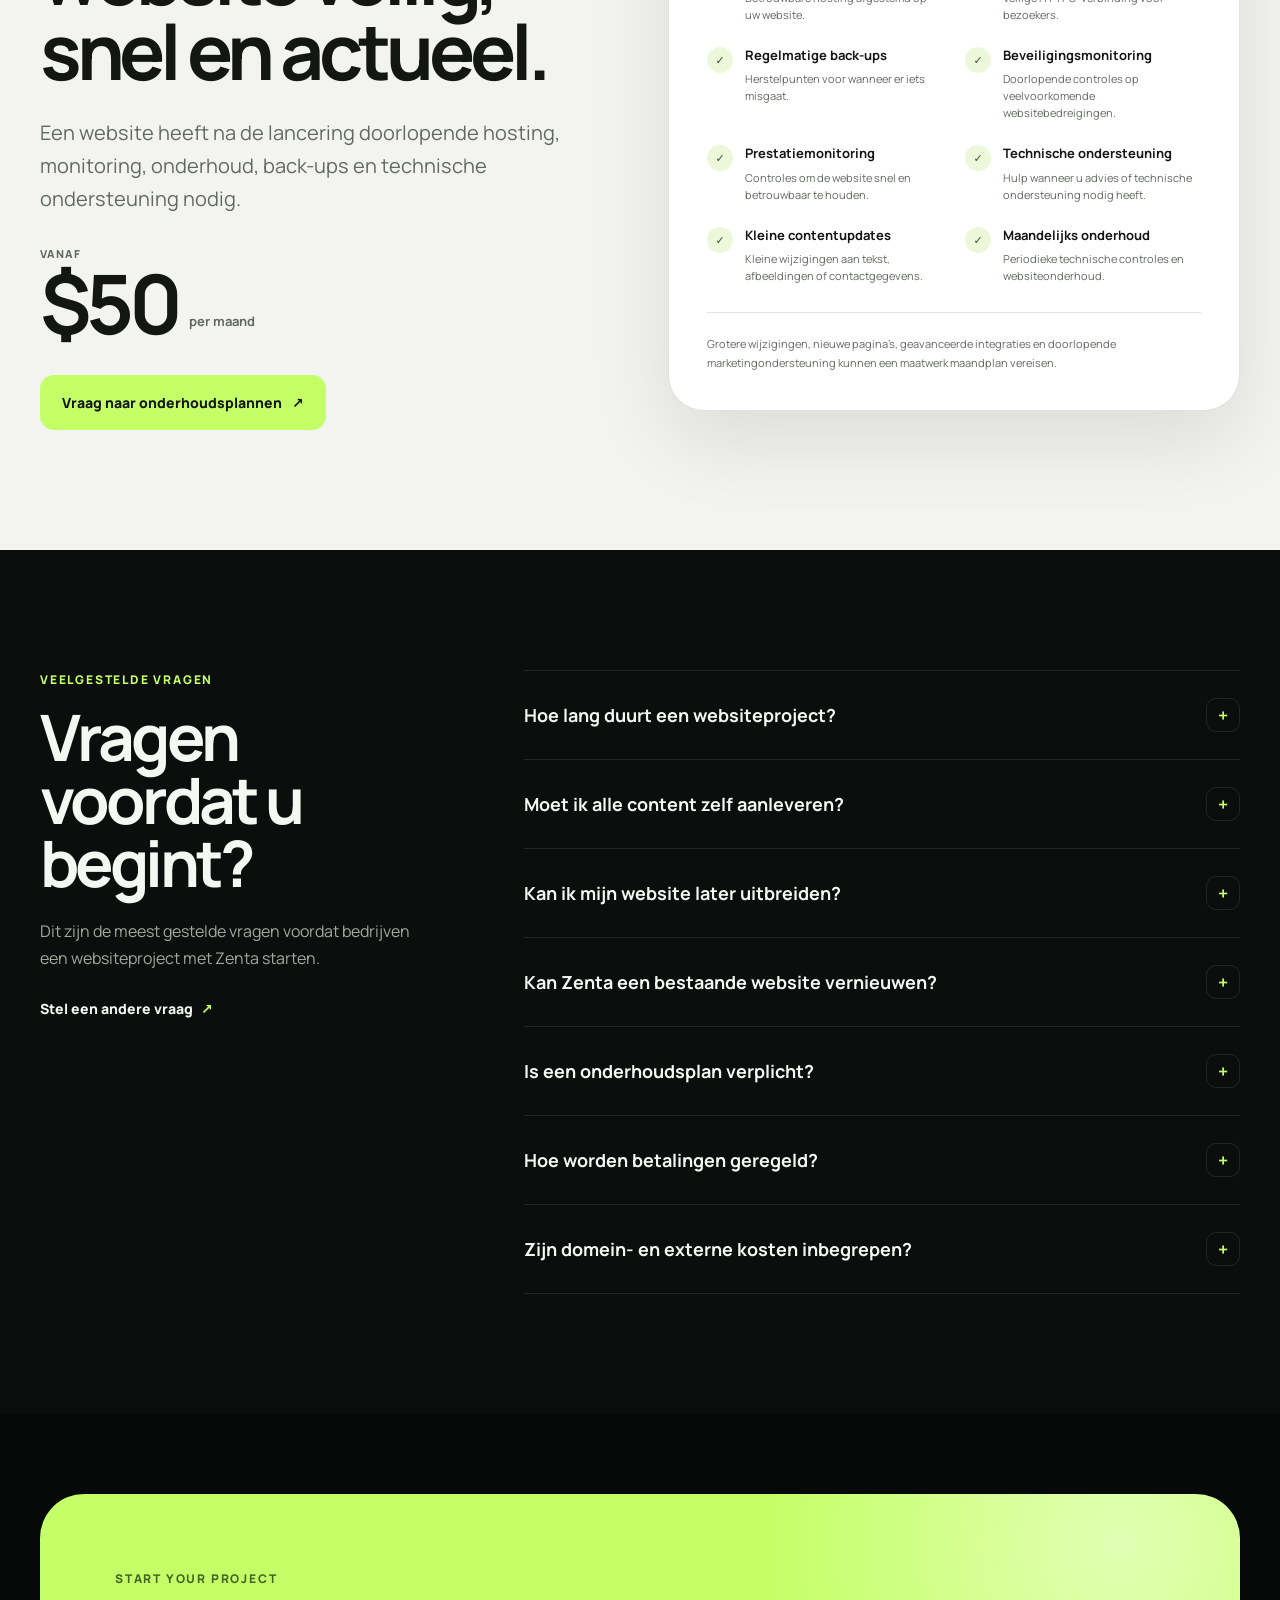
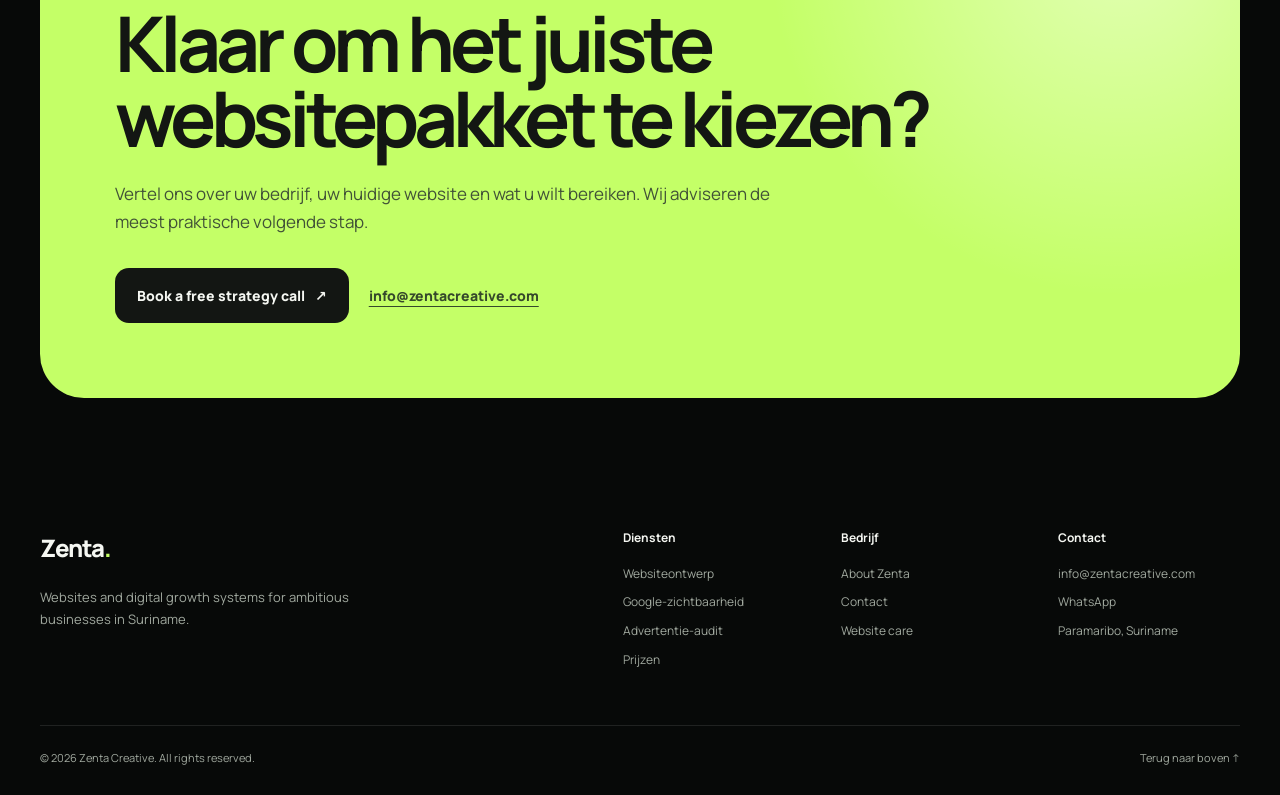
<file: nl/pricing.html>
<!DOCTYPE html>
<html lang="nl-SR">
<head>
  <meta charset="UTF-8" />
  <meta name="viewport" content="width=device-width, initial-scale=1.0" />

  <title>Websiteprijzen in Suriname | Zenta Creative</title>

  <meta
    name="description"
    content="Vergelijk Zenta Creative websitepakketten vanaf $350. Kies Start, Groei of vraag een offerte aan voor een maatwerkwebsite."
  />

  <meta name="robots" content="index, follow" />
  <meta name="theme-color" content="#070908" />

  <link rel="canonical" href="https://zentacreative.com/nl/pricing.html" />

  <meta property="og:type" content="website" />
  <meta property="og:locale" content="nl_SR" />
  <meta property="og:site_name" content="Zenta Creative" />
  <meta property="og:url" content="https://zentacreative.com/nl/pricing.html" />

  <meta
    property="og:title"
    content="Websiteprijzen in Suriname | Zenta Creative"
  />

  <meta
    property="og:description"
    content="Professionele websitepakketten vanaf $350, plus maatwerkoplossingen en onderhoudsplannen."
  />

  <link rel="icon" href="../favicon.svg" type="image/svg+xml" />

  <link rel="stylesheet" href="../style.css" />
  <link rel="stylesheet" href="../pricing.css" />

  <link rel="preconnect" href="https://fonts.googleapis.com" />
  <link rel="preconnect" href="https://fonts.gstatic.com" crossorigin />

  <link
    href="https://fonts.googleapis.com/css2?family=Manrope:wght@400;500;600;700;800&amp;family=Playfair+Display:ital,wght@0,600;1,600&amp;display=swap"
    rel="stylesheet"
  />

  <script>
    document.documentElement.classList.add("js");
  </script>

  <script type="application/ld+json">
    {
      "@context": "https://schema.org",
      "@type": "Service",
      "name": "Websiteontwerppakketten",
      "provider": {
        "@type": "Organization",
        "name": "Zenta Creative",
        "url": "https://zentacreative.com/"
      },
      "areaServed": {
        "@type": "Country",
        "name": "Suriname"
      },
      "offers": [
        {
          "@type": "Offer",
          "name": "Start websitepakket",
          "price": "350",
          "priceCurrency": "USD"
        },
        {
          "@type": "Offer",
          "name": "Groei websitepakket",
          "price": "500",
          "priceCurrency": "USD"
        },
        {
          "@type": "Offer",
          "name": "Maatwerk websitepakket",
          "priceSpecification": {
            "@type": "PriceSpecification",
            "priceCurrency": "USD"
          }
        }
      ]
    }
  </script>
</head>

<body class="pricing-page">
  <a class="skip-link" href="#main-content">
    Ga naar de hoofdinhoud
  </a>

  <div class="site-background" aria-hidden="true">
    <div class="background-grid"></div>
    <div class="background-glow glow-one"></div>
    <div class="background-glow glow-two"></div>
  </div>

  <nav class="nav" id="nav" aria-label="Hoofdnavigatie">
    <a class="logo" href="index.html" aria-label="Homepage van Zenta Creative">
      Zenta<span>.</span>
    </a>

    <div class="nav-links" id="navLinks">
      <a href="website-design.html">Websites</a>
      <a href="google-visibility.html">Google-zichtbaarheid</a>
      <a href="ads-audit.html">Advertentie-audit</a>
      <a class="is-active" href="pricing.html" aria-current="page">Prijzen</a>
      <a href="about.html">Over ons</a>
      <a href="contact.html">Contact</a>

      <div class="language-switch" aria-label="Taalkeuze">
        <a href="../pricing.html" lang="en-SR">EN</a>
        <span aria-current="page">NL</span>
      </div>

      <button class="nav-cta js-open-contact" type="button">
        Start een project
      </button>
    </div>

    <button
      class="menu-button"
      id="menuButton"
      type="button"
      aria-label="Navigatiemenu openen"
      aria-controls="navLinks"
      aria-expanded="false"
    >
      <span></span>
      <span></span>
    </button>
  </nav>

  <main id="main-content">
    <header class="pricing-hero" id="top">
      <div class="container pricing-hero-grid">
        <div class="pricing-hero-content">
          <p class="eyebrow reveal">
            Websitepakketten voor groeiende bedrijven
          </p>

          <h1 class="reveal">
            Duidelijke prijzen.
            <span class="serif">Gebouwd rond groei.</span>
          </h1>

          <p class="pricing-hero-copy reveal">
            Kies het pakket dat past bij waar uw bedrijf vandaag staat. Elke Zenta-website wordt op maat ontworpen, is mobielvriendelijk en conversiegericht, en helpt klanten om actie te ondernemen.
          </p>

          <div class="hero-actions reveal">
            <button
              class="button button-primary js-open-contact"
              type="button"
            >
              Plan een strategiegesprek
              <span aria-hidden="true">↗</span>
            </button>

            <a class="button button-secondary" href="#compare">
              Vergelijk pakketten
            </a>
          </div>
        </div>

        <div class="pricing-hero-summary reveal-right">
          <div class="summary-card">
            <span class="summary-label">Vanaf</span>

            <strong>$350</strong>

            <p>
              Professioneel websiteontwerp, responsive ontwikkeling, SEO-basis en ondersteuning bij de lancering.
            </p>

            <div class="summary-points">
              <span>Maatwerkontwerp</span>
              <span>Mobielvriendelijk</span>
              <span>WhatsApp-integratie</span>
              <span>SEO-basis</span>
            </div>
          </div>

          <div class="summary-floating-card">
            <span class="status-dot"></span>

            <div>
              <strong>Onderhoudsplannen vanaf $50 per maand</strong>
              <small>Hosting, beveiliging, back-ups en ondersteuning</small>
            </div>
          </div>
        </div>
      </div>
    </header>

    <section class="section packages-section" aria-labelledby="packagesTitle">
      <div class="container">
        <div class="section-heading centered reveal">
          <p class="kicker">Kies uw pakket</p>

          <h2 id="packagesTitle">
            Een sterke basis voor elke groeifase.
          </h2>

          <p>
            Begin eenvoudig, groei met vertrouwen of bouw een volledig maatwerkoplossing rond uw bedrijf.
          </p>
        </div>

        <div class="pricing-cards">
          <article class="pricing-card reveal">
            <div class="pricing-card-top">
              <span class="package-tag">Ga professioneel online</span>
              <span class="package-number">01</span>
            </div>

            <h3>Start</h3>

            <p class="package-description">
              Voor nieuwe bedrijven die een heldere, geloofwaardige en professionele website nodig hebben.
            </p>

            <div class="package-price">
              <span>Eenmalige investering</span>
              <strong>$350</strong>
              <small>USD</small>
            </div>

            <ul class="package-features">
              <li>Tot 3 pagina’s op maat</li>
              <li>Mobielvriendelijk design</li>
              <li>Contactformulier and WhatsApp-integratie</li>
              <li>Basis SEO-instelling</li>
              <li>Google Maps-integratie</li>
              <li>Koppeling van eigen domein</li>
              <li>Snel ladende paginastructuur</li>
              <li>1 revisieronde</li>
              <li>Ondersteuning bij de lancering</li>
            </ul>

            <button
              class="button button-secondary package-button js-open-contact"
              type="button"
              data-service="Start website package"
            >
              Start with Start
              <span aria-hidden="true">→</span>
            </button>
          </article>

          <article class="pricing-card pricing-card-featured reveal">
            <span class="popular-badge">Meest gekozen</span>

            <div class="pricing-card-top">
              <span class="package-tag">Laat uw bedrijf groeien</span>
              <span class="package-number">02</span>
            </div>

            <h3>Groei</h3>

            <p class="package-description">
              Voor bedrijven die meer aanvragen, boekingen en klantgesprekken willen genereren.
            </p>

            <div class="package-price">
              <span>Eenmalige investering</span>
              <strong>$500</strong>
              <small>USD</small>
            </div>

            <ul class="package-features">
              <li>Everything included in Start</li>
              <li>Tot 6 pagina’s op maat</li>
              <li>Conversiegerichte paginastructuur</li>
              <li>Optimalisatie van Google Bedrijfsprofiel</li>
              <li>Advanced SEO-basis</li>
              <li>Aparte landingspagina’s voor diensten</li>
              <li>Formulieren voor leadgeneratie</li>
              <li>Analytics-integratie</li>
              <li>Testimonials of vertrouwenssectie</li>
              <li>2 revisierondes</li>
              <li>Prioritaire ondersteuning bij lancering</li>
            </ul>

            <button
              class="button button-primary package-button js-open-contact"
              type="button"
              data-service="Groei website package"
            >
              Choose Groei
              <span aria-hidden="true">→</span>
            </button>
          </article>

          <article class="pricing-card reveal">
            <div class="pricing-card-top">
              <span class="package-tag">Maatwerkoplossing</span>
              <span class="package-number">03</span>
            </div>

            <h3>Maatwerk</h3>

            <p class="package-description">
              Voor gevestigde bedrijven met geavanceerde functies, meer content of gespecialiseerde klantreizen.
            </p>

            <div class="package-price package-price-custom">
              <span>Afgestemd op uw project</span>
              <strong>Vraag een offerte aan</strong>
            </div>

            <ul class="package-features">
              <li>Flexibele paginastructuur en projectomvang</li>
              <li>Maatwerk website functionality</li>
              <li>Boekings- of reserveringssystemen</li>
              <li>E-commercefunctionaliteit</li>
              <li>Klantportalen of dashboards</li>
              <li>API- en externe integraties</li>
              <li>Geavanceerde formulieren en automatiseringen</li>
              <li>Maatwerk conversion strategy</li>
              <li>Doorlopend advies en ondersteuning</li>
              <li>Prioritair projectmanagement</li>
            </ul>

            <button
              class="button button-secondary package-button js-open-contact"
              type="button"
              data-service="Maatwerk website project"
            >
              Vraag een maatwerkofferte aan
              <span aria-hidden="true">→</span>
            </button>
          </article>
        </div>

        <div class="pricing-note reveal">
          <div>
            <strong>Hulp nodig bij het kiezen?</strong>
            <span>
              Vertel ons over uw doelen en wij adviseren het meest praktische startpunt.
            </span>
          </div>

          <button class="text-button js-open-contact" type="button">
            Vraag Zenta
            <span aria-hidden="true">↗</span>
          </button>
        </div>
      </div>
    </section>

    <section
      class="section comparison-section"
      id="compare"
      aria-labelledby="comparisonTitle"
    >
      <div class="container">
        <div class="section-heading split-heading reveal">
          <div>
            <p class="kicker">Vergelijk pakketten</p>

            <h2 id="comparisonTitle">
              Bekijk precies wat inbegrepen is.
            </h2>
          </div>

          <p>
            Gebruik de vergelijking hieronder om te zien welk pakket het beste past bij uw huidige websitebehoeften.
          </p>
        </div>

        <div class="comparison-table-wrap reveal">
          <table class="comparison-table">
            <caption class="sr-only">
              Vergelijking van Zenta Creative websitepakketten
            </caption>

            <thead>
              <tr>
                <th scope="col">Onderdeel</th>
                <th scope="col">
                  <span>Start</span>
                  <strong>$350</strong>
                </th>
                <th scope="col" class="comparison-featured">
                  <span>Groei</span>
                  <strong>$500</strong>
                </th>
                <th scope="col">
                  <span>Maatwerk</span>
                  <strong>Offerte</strong>
                </th>
              </tr>
            </thead>

            <tbody>
              <tr>
                <th scope="row">Maatwerk website design</th>
                <td><span class="check">✓</span></td>
                <td class="comparison-featured"><span class="check">✓</span></td>
                <td><span class="check">✓</span></td>
              </tr>

              <tr>
                <th scope="row">Mobielvriendelijk design</th>
                <td><span class="check">✓</span></td>
                <td class="comparison-featured"><span class="check">✓</span></td>
                <td><span class="check">✓</span></td>
              </tr>

              <tr>
                <th scope="row">Maximaal aantal pagina’s</th>
                <td>3 pagina’s</td>
                <td class="comparison-featured">6 pagina’s</td>
                <td>Maatwerk scope</td>
              </tr>

              <tr>
                <th scope="row">Contactformulier</th>
                <td><span class="check">✓</span></td>
                <td class="comparison-featured"><span class="check">✓</span></td>
                <td><span class="check">✓</span></td>
              </tr>

              <tr>
                <th scope="row">WhatsApp-integratie</th>
                <td><span class="check">✓</span></td>
                <td class="comparison-featured"><span class="check">✓</span></td>
                <td><span class="check">✓</span></td>
              </tr>

              <tr>
                <th scope="row">Google Maps-integratie</th>
                <td><span class="check">✓</span></td>
                <td class="comparison-featured"><span class="check">✓</span></td>
                <td><span class="check">✓</span></td>
              </tr>

              <tr>
                <th scope="row">Domeinkoppeling</th>
                <td><span class="check">✓</span></td>
                <td class="comparison-featured"><span class="check">✓</span></td>
                <td><span class="check">✓</span></td>
              </tr>

              <tr>
                <th scope="row">Basic SEO-basis</th>
                <td><span class="check">✓</span></td>
                <td class="comparison-featured"><span class="check">✓</span></td>
                <td><span class="check">✓</span></td>
              </tr>

              <tr>
                <th scope="row">Geavanceerde SEO-structuur</th>
                <td><span class="dash">—</span></td>
                <td class="comparison-featured"><span class="check">✓</span></td>
                <td><span class="check">✓</span></td>
              </tr>

              <tr>
                <th scope="row">Conversiestrategie</th>
                <td><span class="dash">—</span></td>
                <td class="comparison-featured"><span class="check">✓</span></td>
                <td><span class="check">✓</span></td>
              </tr>

              <tr>
                <th scope="row">Landingspagina’s voor diensten</th>
                <td><span class="dash">—</span></td>
                <td class="comparison-featured"><span class="check">✓</span></td>
                <td><span class="check">✓</span></td>
              </tr>

              <tr>
                <th scope="row">Optimalisatie van Google Bedrijfsprofiel</th>
                <td><span class="dash">—</span></td>
                <td class="comparison-featured"><span class="check">✓</span></td>
                <td><span class="check">✓</span></td>
              </tr>

              <tr>
                <th scope="row">Analytics-instelling</th>
                <td><span class="dash">—</span></td>
                <td class="comparison-featured"><span class="check">✓</span></td>
                <td><span class="check">✓</span></td>
              </tr>

              <tr>
                <th scope="row">Boekingssysteem</th>
                <td><span class="dash">—</span></td>
                <td class="comparison-featured">Optioneel</td>
                <td><span class="check">✓</span></td>
              </tr>

              <tr>
                <th scope="row">E-commerce</th>
                <td><span class="dash">—</span></td>
                <td class="comparison-featured">Optioneel</td>
                <td><span class="check">✓</span></td>
              </tr>

              <tr>
                <th scope="row">API-integraties</th>
                <td><span class="dash">—</span></td>
                <td class="comparison-featured"><span class="dash">—</span></td>
                <td><span class="check">✓</span></td>
              </tr>

              <tr>
                <th scope="row">Geavanceerde automatiseringen</th>
                <td><span class="dash">—</span></td>
                <td class="comparison-featured"><span class="dash">—</span></td>
                <td><span class="check">✓</span></td>
              </tr>

              <tr>
                <th scope="row">Revisierondes</th>
                <td>1 ronde</td>
                <td class="comparison-featured">2 rondes</td>
                <td>Volgens projectomvang</td>
              </tr>

              <tr>
                <th scope="row">Prioritaire ondersteuning</th>
                <td><span class="dash">—</span></td>
                <td class="comparison-featured"><span class="check">✓</span></td>
                <td><span class="check">✓</span></td>
              </tr>
            </tbody>
          </table>
        </div>

        <p class="comparison-disclaimer reveal">
          Optioneel features may affect the final project price. Maatwerk package
          inclusions are confirmed in the project proposal.
        </p>
      </div>
    </section>

    <section
      class="section care-section"
      id="care"
      id="care"
      aria-labelledby="careTitle"
    >
      <div class="container care-layout">
        <div class="care-content reveal-left">
          <p class="kicker">Websiteonderhoud</p>

          <h2 id="careTitle">
            Houd uw website veilig, snel en actueel.
          </h2>

          <p class="large-copy">
            Een website heeft na de lancering doorlopende hosting, monitoring, onderhoud, back-ups en technische ondersteuning nodig.
          </p>

          <div class="care-price">
            <span>Vanaf</span>
            <strong>$50</strong>
            <small>per maand</small>
          </div>

          <button
            class="button button-primary js-open-contact"
            type="button"
            data-service="Websiteonderhoud"
          >
            Vraag naar onderhoudsplannen
            <span aria-hidden="true">↗</span>
          </button>
        </div>

        <div class="care-card reveal-right">
          <div class="care-card-header">
            <span>Inbegrepen</span>
            <strong>Essentieel websiteonderhoud</strong>
          </div>

          <div class="care-features">
            <div>
              <span aria-hidden="true">✓</span>
              <div>
                <strong>Veilige hosting</strong>
                <small>
                  Betrouwbare hosting afgestemd op uw website.
                </small>
              </div>
            </div>

            <div>
              <span aria-hidden="true">✓</span>
              <div>
                <strong>SSL-certificaat</strong>
                <small>
                  Veilige HTTPS-verbinding voor bezoekers.
                </small>
              </div>
            </div>

            <div>
              <span aria-hidden="true">✓</span>
              <div>
                <strong>Regelmatige back-ups</strong>
                <small>
                  Herstelpunten voor wanneer er iets misgaat.
                </small>
              </div>
            </div>

            <div>
              <span aria-hidden="true">✓</span>
              <div>
                <strong>Beveiligingsmonitoring</strong>
                <small>
                  Doorlopende controles op veelvoorkomende websitebedreigingen.
                </small>
              </div>
            </div>

            <div>
              <span aria-hidden="true">✓</span>
              <div>
                <strong>Prestatiemonitoring</strong>
                <small>
                  Controles om de website snel en betrouwbaar te houden.
                </small>
              </div>
            </div>

            <div>
              <span aria-hidden="true">✓</span>
              <div>
                <strong>Technische ondersteuning</strong>
                <small>
                  Hulp wanneer u advies of technische ondersteuning nodig heeft.
                </small>
              </div>
            </div>

            <div>
              <span aria-hidden="true">✓</span>
              <div>
                <strong>Kleine contentupdates</strong>
                <small>
                  Kleine wijzigingen aan tekst, afbeeldingen of contactgegevens.
                </small>
              </div>
            </div>

            <div>
              <span aria-hidden="true">✓</span>
              <div>
                <strong>Maandelijks onderhoud</strong>
                <small>
                  Periodieke technische controles en websiteonderhoud.
                </small>
              </div>
            </div>
          </div>

          <p class="care-card-note">
            Grotere wijzigingen, nieuwe pagina’s, geavanceerde integraties en doorlopende marketingondersteuning kunnen een maatwerk maandplan vereisen.
          </p>
        </div>
      </div>
    </section>

    <section
      class="section faq-section"
      aria-labelledby="faqTitle"
    >
      <div class="container faq-layout">
        <div class="faq-intro reveal-left">
          <p class="kicker">Veelgestelde vragen</p>

          <h2 id="faqTitle">
            Vragen voordat u begint?
          </h2>

          <p>
            Dit zijn de meest gestelde vragen voordat bedrijven een websiteproject met Zenta starten.
          </p>

          <button
            class="text-button js-open-contact"
            type="button"
          >
            Stel een andere vraag
            <span aria-hidden="true">↗</span>
          </button>
        </div>

        <div class="faq-list reveal-right">
          <article class="faq-item">
            <button
              class="faq-question"
              type="button"
              aria-expanded="false"
            >
              <span>Hoe lang duurt een websiteproject?</span>
              <i aria-hidden="true">+</i>
            </button>

            <div class="faq-answer">
              <div>
                <p>
                  Most Start and Groei websites take approximately two to
                  four weeks. The timeline depends on content availability,
                  feedback speed, and project complexity.
                </p>
              </div>
            </div>
          </article>

          <article class="faq-item">
            <button
              class="faq-question"
              type="button"
              aria-expanded="false"
            >
              <span>Moet ik alle content zelf aanleveren?</span>
              <i aria-hidden="true">+</i>
            </button>

            <div class="faq-answer">
              <div>
                <p>
                  U kunt bestaande content aanleveren, of Zenta kan helpen uw boodschap te structureren en te verbeteren. Uitgebreider copywritingwerk kan apart worden geoffreerd.
                </p>
              </div>
            </div>
          </article>

          <article class="faq-item">
            <button
              class="faq-question"
              type="button"
              aria-expanded="false"
            >
              <span>Kan ik mijn website later uitbreiden?</span>
              <i aria-hidden="true">+</i>
            </button>

            <div class="faq-answer">
              <div>
                <p>
                  Yes. Many businesses begin with the Start package and add
                  pages, integrations, or new functionality as the business
                  grows.
                </p>
              </div>
            </div>
          </article>

          <article class="faq-item">
            <button
              class="faq-question"
              type="button"
              aria-expanded="false"
            >
              <span>Kan Zenta een bestaande website vernieuwen?</span>
              <i aria-hidden="true">+</i>
            </button>

            <div class="faq-answer">
              <div>
                <p>
                  Ja. Zenta kan uw bestaande website beoordelen en adviseren of deze moet worden verbeterd, opnieuw gestructureerd of volledig vernieuwd.
                </p>
              </div>
            </div>
          </article>

          <article class="faq-item">
            <button
              class="faq-question"
              type="button"
              aria-expanded="false"
            >
              <span>Is een onderhoudsplan verplicht?</span>
              <i aria-hidden="true">+</i>
            </button>

            <div class="faq-answer">
              <div>
                <p>
                  Een onderhoudsplan wordt aanbevolen omdat elke website hosting, back-ups, monitoring en technisch onderhoud nodig heeft. Projectspecifieke eisen worden vooraf uitgelegd.
                </p>
              </div>
            </div>
          </article>

          <article class="faq-item">
            <button
              class="faq-question"
              type="button"
              aria-expanded="false"
            >
              <span>Hoe worden betalingen geregeld?</span>
              <i aria-hidden="true">+</i>
            </button>

            <div class="faq-answer">
              <div>
                <p>
                  De betalingsvoorwaarden worden bevestigd in het projectvoorstel. Meestal is vooraf een aanbetaling nodig en wordt het resterende bedrag vóór de lancering voldaan.
                </p>
              </div>
            </div>
          </article>

          <article class="faq-item">
            <button
              class="faq-question"
              type="button"
              aria-expanded="false"
            >
              <span>Zijn domein- en externe kosten inbegrepen?</span>
              <i aria-hidden="true">+</i>
            </button>

            <div class="faq-answer">
              <div>
                <p>
                  Domeinregistratie, premiumsoftware, betaalde integraties, advertentiebudget en externe abonnementen zijn niet inbegrepen tenzij dit in het voorstel staat.
                </p>
              </div>
            </div>
          </article>
        </div>
      </div>
    </section>

    <section class="final-cta pricing-final-cta">
      <div class="container final-cta-inner reveal">
        <p class="kicker">Start your project</p>

        <h2>
          Klaar om het juiste websitepakket te kiezen?
        </h2>

        <p>
          Vertel ons over uw bedrijf, uw huidige website en wat u wilt bereiken. Wij adviseren de meest praktische volgende stap.
        </p>

        <div class="final-actions">
          <button
            class="button button-dark js-open-contact"
            type="button"
          >
            Book a free strategy call
            <span aria-hidden="true">↗</span>
          </button>

          <a class="final-email" href="mailto:info@zentacreative.com">
            info@zentacreative.com
          </a>
        </div>
      </div>
    </section>
  </main>

  <footer class="footer">
    <div class="container footer-grid">
      <div class="footer-brand">
        <a class="logo" href="index.html">
          Zenta<span>.</span>
        </a>

        <p>
          Websites and digital growth systems for ambitious businesses in
          Suriname.
        </p>
      </div>

      <div class="footer-links">
        <div>
          <strong>Diensten</strong>
          <a href="website-design.html">Websiteontwerp</a>
          <a href="google-visibility.html">Google-zichtbaarheid</a>
          <a href="ads-audit.html">Advertentie-audit</a>
          <a href="pricing.html">Prijzen</a>
        </div>

        <div>
          <strong>Bedrijf</strong>
          <a href="about.html">About Zenta</a>
          <a href="contact.html">Contact</a>
          <a href="#care">Website care</a>
        </div>

        <div>
          <strong>Contact</strong>

          <a href="mailto:info@zentacreative.com">
            info@zentacreative.com
          </a>

          <a
            href="https://wa.me/5978877663"
            target="_blank"
            rel="noopener noreferrer"
          >
            WhatsApp
          </a>

          <span>Paramaribo, Suriname</span>
        </div>
      </div>
    </div>

    <div class="container footer-bottom">
      <span>
        © <span id="year"></span> Zenta Creative. All rights reserved.
      </span>

      <a href="#top">
        Terug naar boven ↑
      </a>
    </div>
  </footer>

  <button
    class="floating-whatsapp js-open-contact"
    type="button"
    aria-label="Neem contact op met Zenta Creative"
  >
    <span aria-hidden="true">●</span>
    Laten we praten
  </button>

  <div
    class="contact-modal"
    id="contactModal"
    aria-hidden="true"
  >
    <div class="contact-backdrop" data-close-modal></div>

    <section
      class="contact-dialog"
      role="dialog"
      aria-modal="true"
      aria-labelledby="contactTitle"
      aria-describedby="contactDescription"
    >
      <button
        class="modal-close"
        type="button"
        aria-label="Contactformulier sluiten"
        data-close-modal
      >
        ×
      </button>

      <p class="kicker">Start een gesprek</p>

      <h2 id="contactTitle">
        Vertel ons wat u nodig heeft.
      </h2>

      <p id="contactDescription">
        Vul het formulier in. Daarna opent een vooraf ingevuld WhatsApp-bericht dat u kunt controleren en verzenden.
      </p>

      <form id="contactForm" novalidate>
        <div class="form-grid">
          <label class="form-field">
            <span>Uw naam</span>

            <input
              id="contactName"
              name="name"
              type="text"
              autocomplete="name"
              required
            />

            <small class="field-error">
              Vul uw naam in.
            </small>
          </label>

          <label class="form-field">
            <span>Bedrijfsnaam</span>

            <input
              id="contactBusiness"
              name="business"
              type="text"
              autocomplete="organization"
              required
            />

            <small class="field-error">
              Vul uw bedrijfsnaam in.
            </small>
          </label>

          <label class="form-field">
            <span>Telefoonnummer of e-mail</span>

            <input
              id="contactDetails"
              name="contact"
              type="text"
              required
            />

            <small class="field-error">
              Vul een telefoonnummer of e-mailadres in.
            </small>
          </label>

          <label class="form-field">
            <span>Waar bent u in geïnteresseerd?</span>

            <select id="contactService" name="service" required>
              <option value="">Kies een optie</option>
              <option value="Start website package">
                Start package — $350
              </option>
              <option value="Groei website package">
                Groei package — $500
              </option>
              <option value="Maatwerk website project">
                Maatwerk website project
              </option>
              <option value="Websiteonderhoud">
                Websiteonderhoud
              </option>
              <option value="Nog niet zeker">
                Nog niet zeker
              </option>
            </select>

            <small class="field-error">
              Kies een optie.
            </small>
          </label>

          <label class="form-field form-field-full">
            <span>Wat wilt u met uw website bereiken?</span>

            <textarea
              id="contactGoal"
              name="goal"
              rows="5"
              required
              placeholder="For example: more enquiries, online bookings, a more professional image, or better Google-zichtbaarheid."
            ></textarea>

            <small class="field-error">
              Beschrijf kort uw doel.
            </small>
          </label>
        </div>

        <div class="form-actions">
          <button class="button button-primary" type="submit">
            Ga verder via WhatsApp
            <span aria-hidden="true">↗</span>
          </button>

          <p>Er is geen betaling of verplichting nodig.</p>
        </div>
      </form>
    </section>
  </div>

  <script>
    const whatsappNumber = "5978877663";

    const nav = document.getElementById("nav");
    const menuButton = document.getElementById("menuButton");
    const navLinks = document.getElementById("navLinks");

    const modal = document.getElementById("contactModal");
    const contactForm = document.getElementById("contactForm");
    const serviceSelect = document.getElementById("contactService");

    const openContactButtons =
      document.querySelectorAll(".js-open-contact");

    const closeModalButtons =
      modal.querySelectorAll("[data-close-modal]");

    const faqQuestions =
      document.querySelectorAll(".faq-question");

    let lastFocusedElement = null;

    function closeMobileMenu() {
      navLinks.classList.remove("is-open");

      menuButton.setAttribute("aria-expanded", "false");
      menuButton.setAttribute(
        "aria-label",
        "Navigatiemenu openen"
      );

      document.body.classList.remove("menu-open");
    }

    function openModal(service = "") {
      lastFocusedElement = document.activeElement;

      if (service) {
        serviceSelect.value = service;
      }

      modal.classList.add("is-open");
      modal.setAttribute("aria-hidden", "false");
      document.body.classList.add("modal-open");

      closeMobileMenu();

      window.setTimeout(() => {
        document.getElementById("contactName").focus();
      }, 50);
    }

    function closeModal() {
      modal.classList.remove("is-open");
      modal.setAttribute("aria-hidden", "true");
      document.body.classList.remove("modal-open");

      if (lastFocusedElement) {
        lastFocusedElement.focus();
      }
    }

    function validateField(field) {
      const wrapper = field.closest(".form-field");
      const isValid = field.checkValidity();

      wrapper.classList.toggle("has-error", !isValid);

      return isValid;
    }

    menuButton.addEventListener("click", () => {
      const isOpen = navLinks.classList.toggle("is-open");

      menuButton.setAttribute("aria-expanded", String(isOpen));

      menuButton.setAttribute(
        "aria-label",
        isOpen
          ? "Navigatiemenu sluiten"
          : "Navigatiemenu openen"
      );

      document.body.classList.toggle("menu-open", isOpen);
    });

    navLinks.querySelectorAll("a").forEach((link) => {
      link.addEventListener("click", closeMobileMenu);
    });

    openContactButtons.forEach((button) => {
      button.addEventListener("click", () => {
        openModal(button.dataset.service || "");
      });
    });

    closeModalButtons.forEach((button) => {
      button.addEventListener("click", closeModal);
    });

    document.addEventListener("keydown", (event) => {
      if (
        event.key === "Escape" &&
        modal.classList.contains("is-open")
      ) {
        closeModal();
      }
    });

    window.addEventListener("scroll", () => {
      nav.classList.toggle("is-scrolled", window.scrollY > 20);
    });

    faqQuestions.forEach((question) => {
      question.addEventListener("click", () => {
        const item = question.closest(".faq-item");
        const isOpen = item.classList.contains("is-open");

        document
          .querySelectorAll(".faq-item.is-open")
          .forEach((openItem) => {
            openItem.classList.remove("is-open");

            openItem
              .querySelector(".faq-question")
              .setAttribute("aria-expanded", "false");
          });

        if (!isOpen) {
          item.classList.add("is-open");
          question.setAttribute("aria-expanded", "true");
        }
      });
    });

    contactForm
      .querySelectorAll("input, select, textarea")
      .forEach((field) => {
        field.addEventListener("blur", () => {
          validateField(field);
        });

        field.addEventListener("input", () => {
          if (
            field
              .closest(".form-field")
              .classList.contains("has-error")
          ) {
            validateField(field);
          }
        });
      });

    contactForm.addEventListener("submit", (event) => {
      event.preventDefault();

      const fields = Array.from(
        contactForm.querySelectorAll(
          "input, select, textarea"
        )
      );

      const isValid = fields
        .map(validateField)
        .every(Boolean);

      if (!isValid) {
        contactForm.querySelector(":invalid")?.focus();
        return;
      }

      const name =
        document.getElementById("contactName").value.trim();

      const business =
        document.getElementById("contactBusiness").value.trim();

      const contact =
        document.getElementById("contactDetails").value.trim();

      const service = serviceSelect.value;

      const goal =
        document.getElementById("contactGoal").value.trim();

      const message = [
        "Hallo Zenta, ik wil graag een websiteproject bespreken.",
        "",
        `Name: ${name}`,
        `Business: ${business}`,
        `Contact: ${contact}`,
        `Pakket of dienst: ${service}`,
        "",
        "Doel:",
        goal
      ].join("\n");

      const whatsappUrl =
        `https://wa.me/${whatsappNumber}?text=${encodeURIComponent(message)}`;

      window.open(
        whatsappUrl,
        "_blank",
        "noopener,noreferrer"
      );
    });

    const revealElements =
      document.querySelectorAll(
        ".reveal, .reveal-left, .reveal-right"
      );

    if ("IntersectionObserver" in window) {
      const revealObserver = new IntersectionObserver(
        (entries) => {
          entries.forEach((entry) => {
            if (!entry.isIntersecting) {
              return;
            }

            entry.target.classList.add("is-visible");
            revealObserver.unobserve(entry.target);
          });
        },
        {
          threshold: 0.1,
          rootMargin: "0px 0px -40px 0px"
        }
      );

      revealElements.forEach((element) => {
        revealObserver.observe(element);
      });
    } else {
      revealElements.forEach((element) => {
        element.classList.add("is-visible");
      });
    }

    document.getElementById("year").textContent =
      new Date().getFullYear();
  </script>
</body>
</html>
</file>
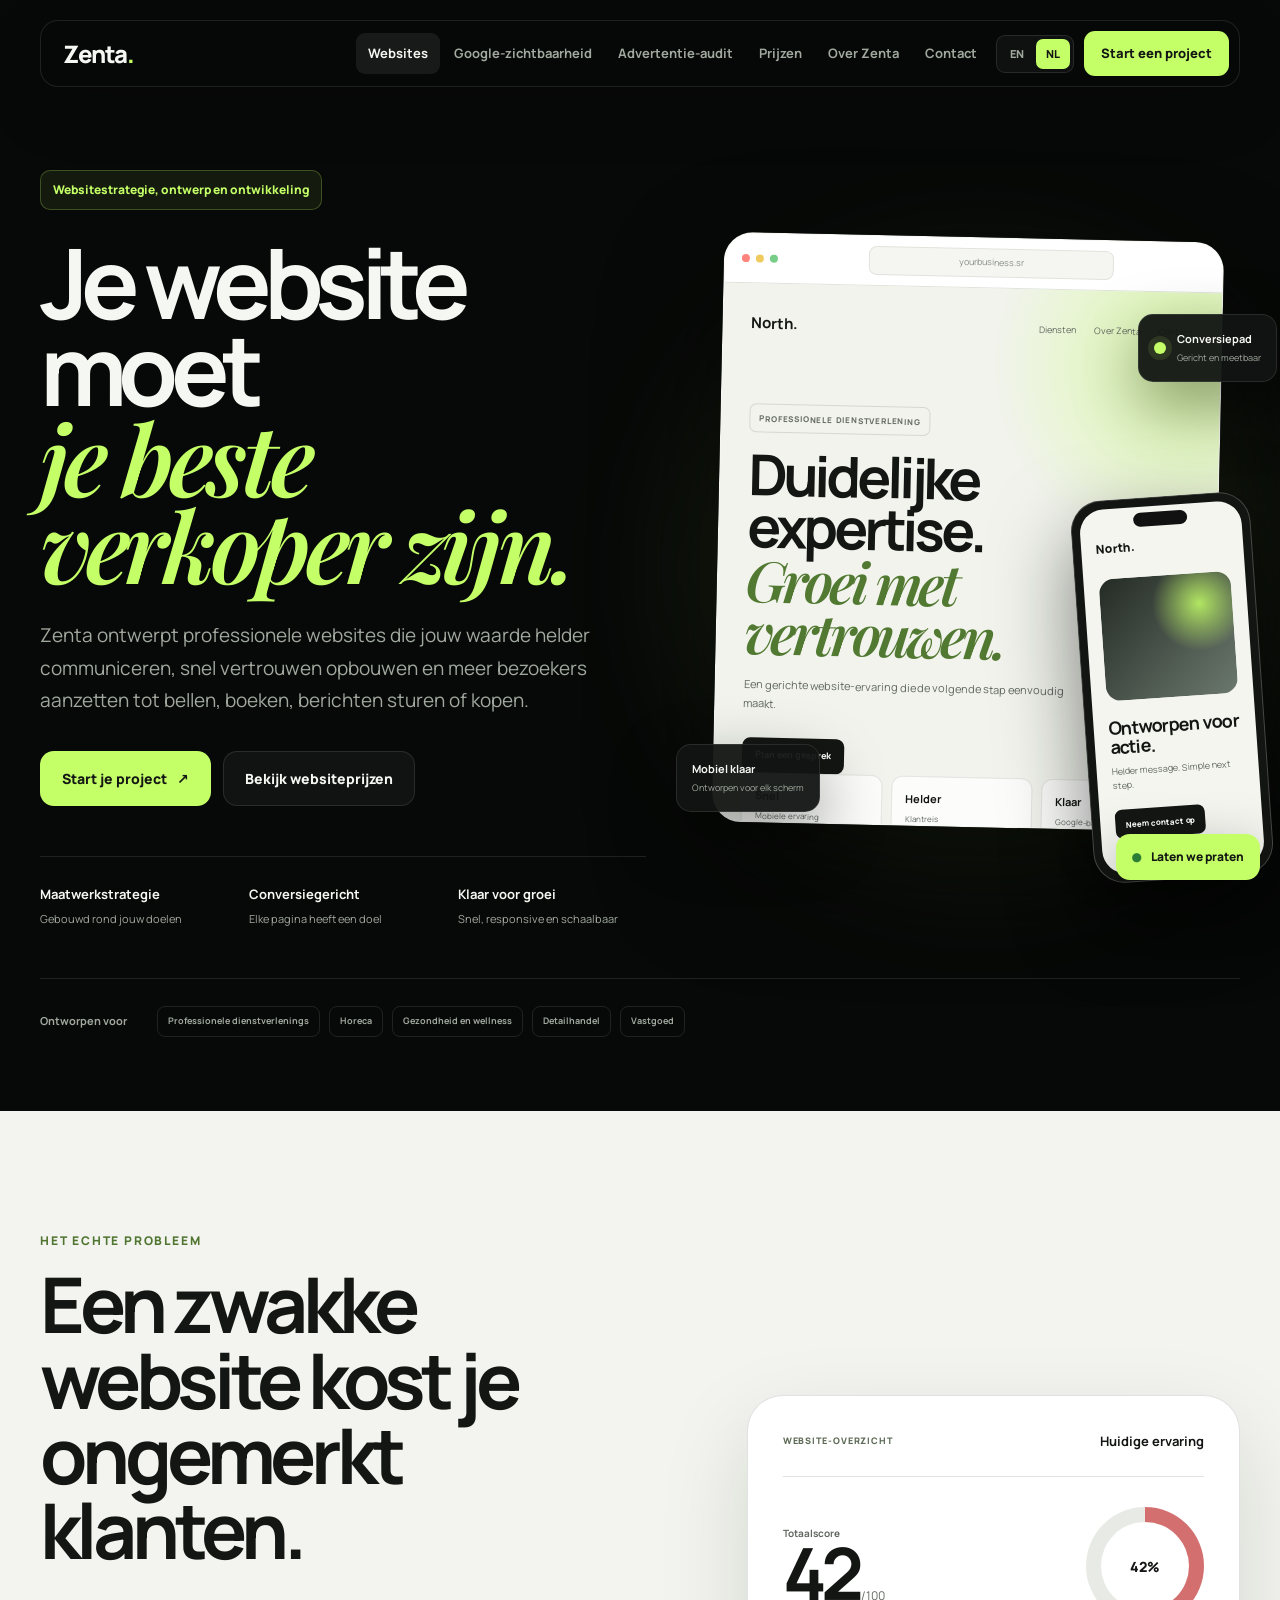
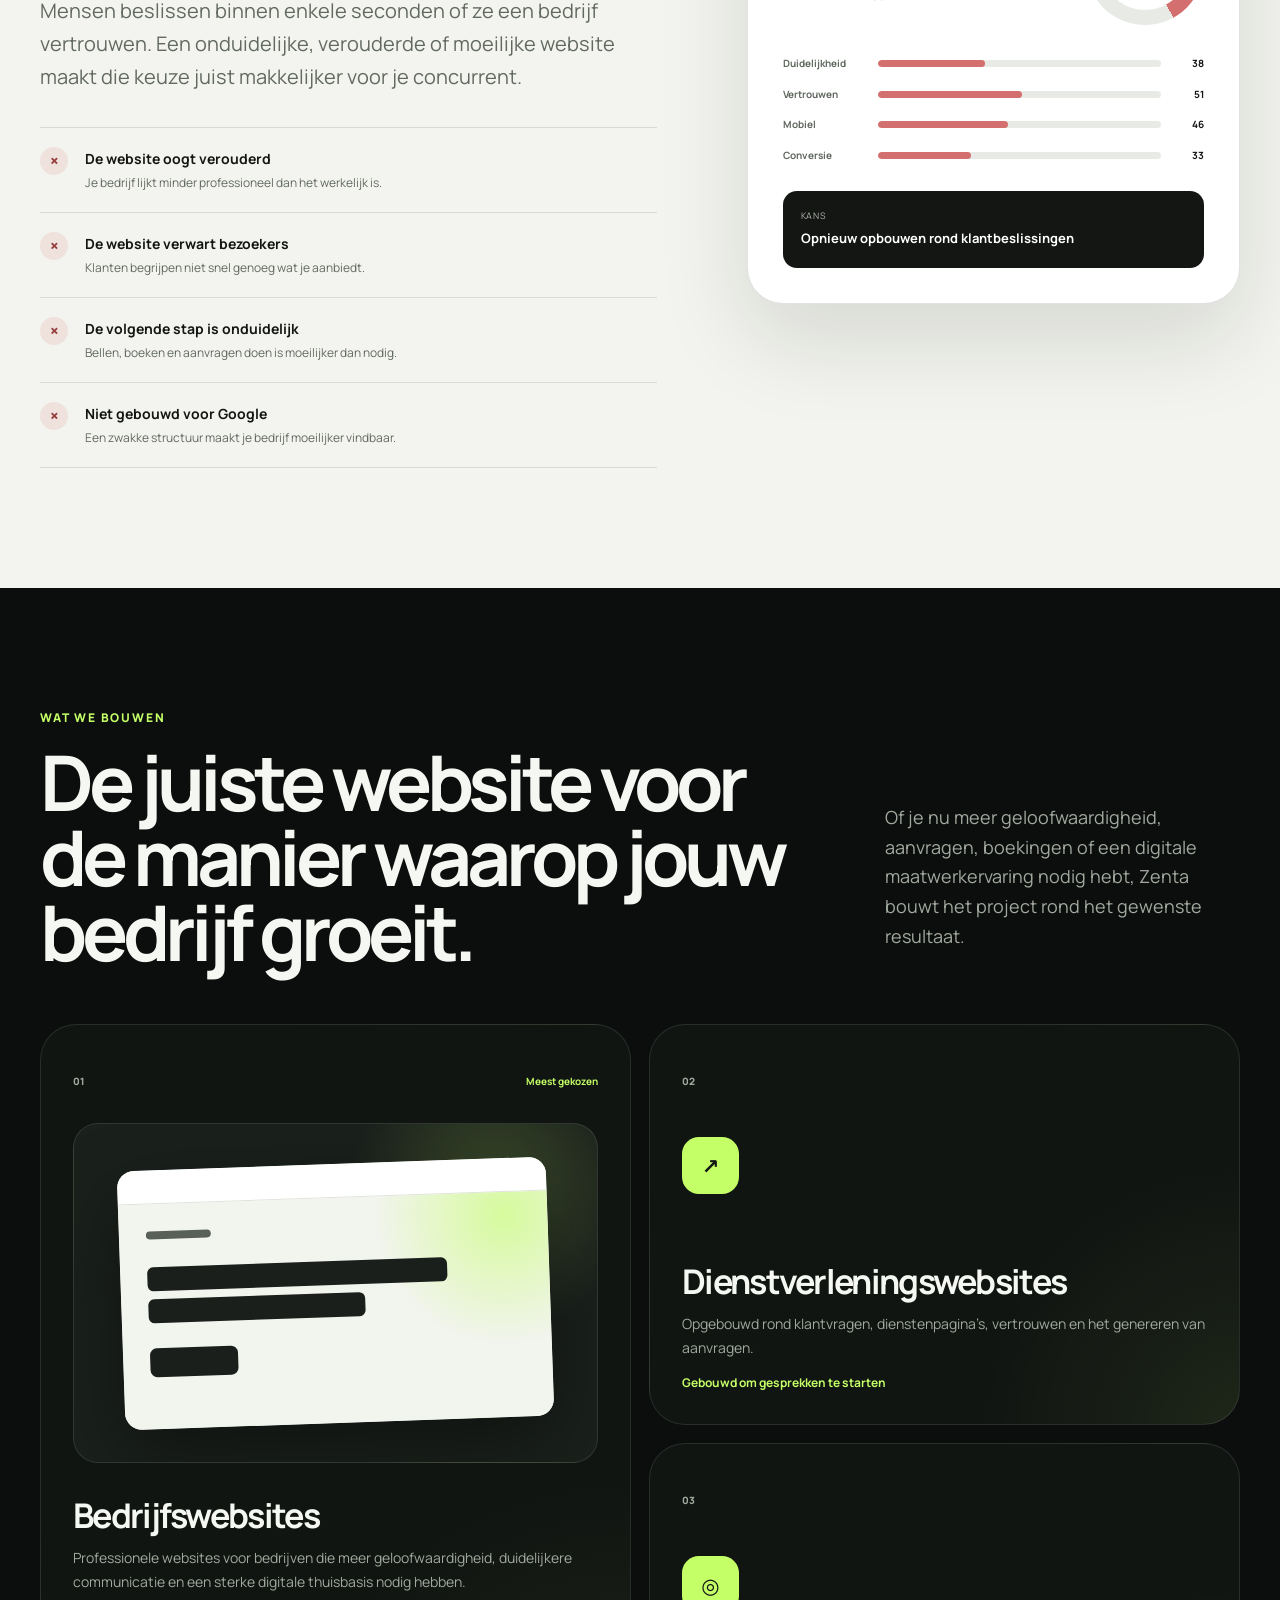
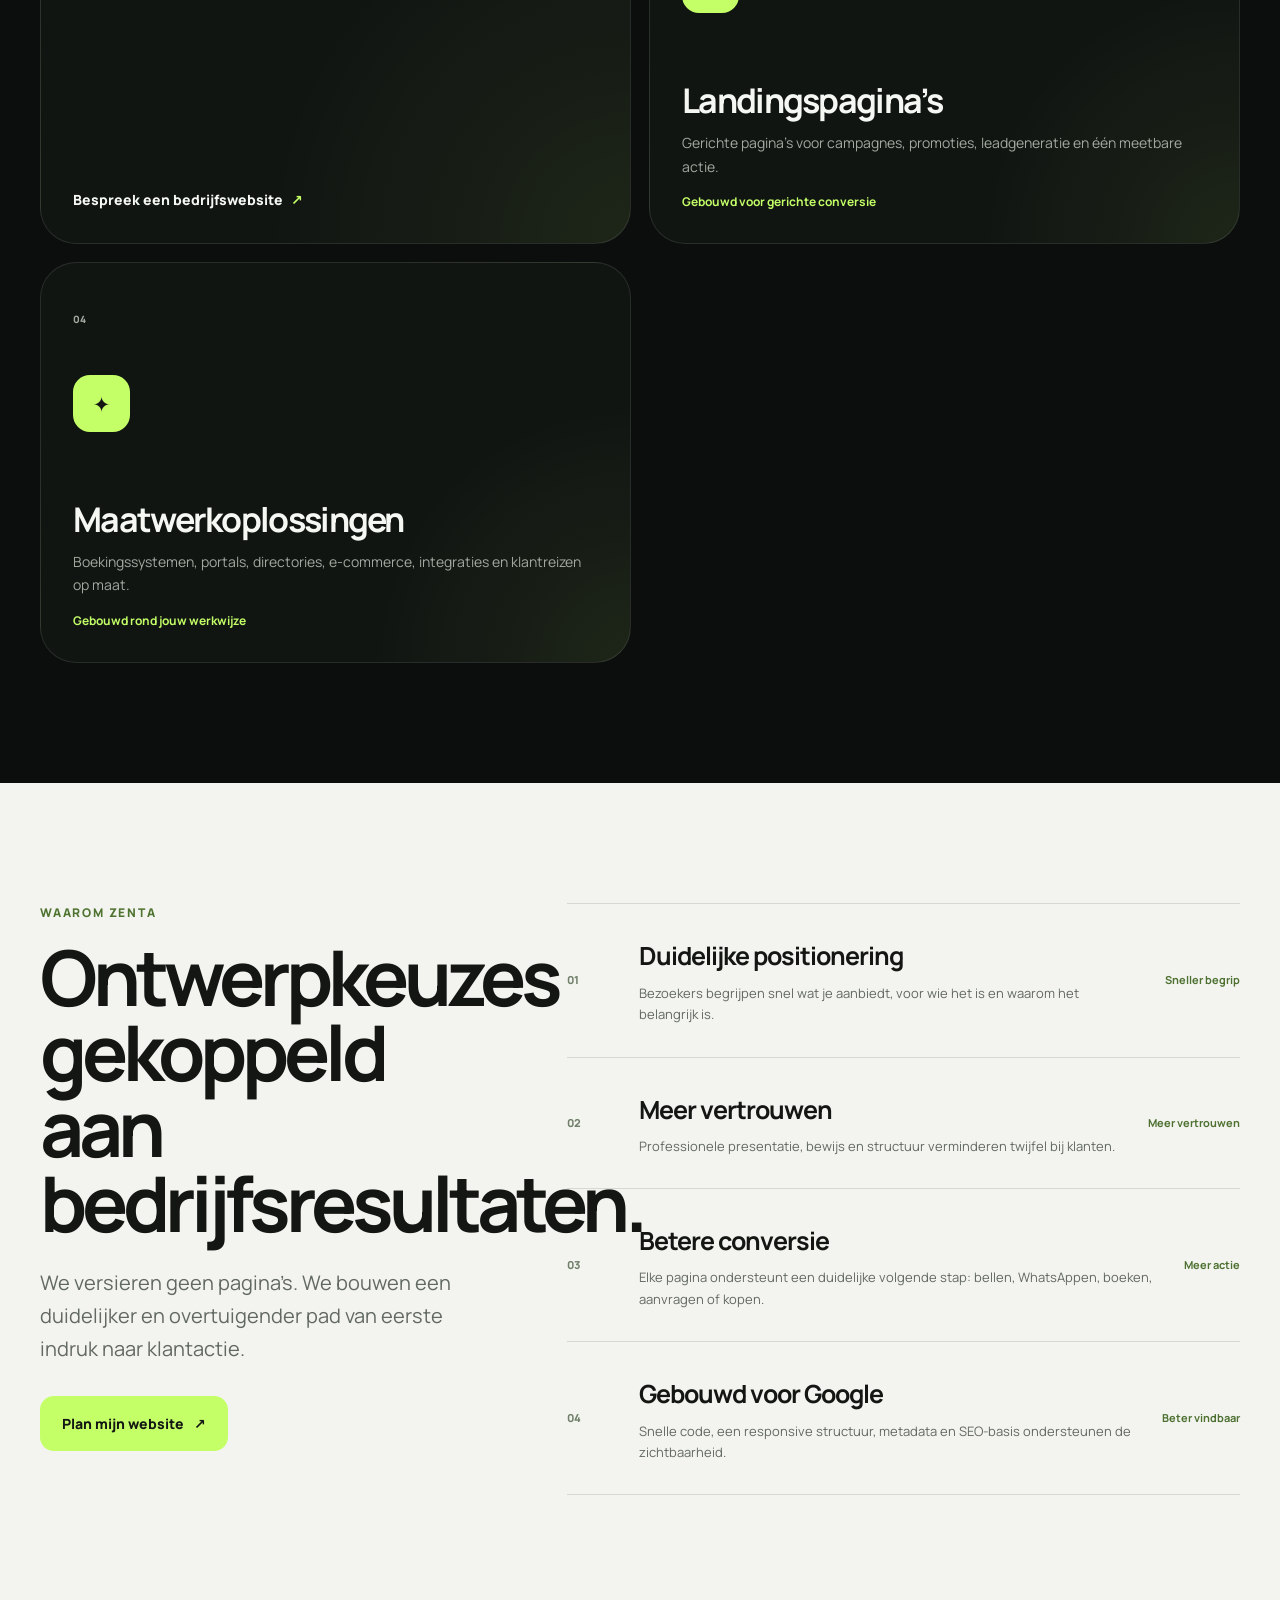
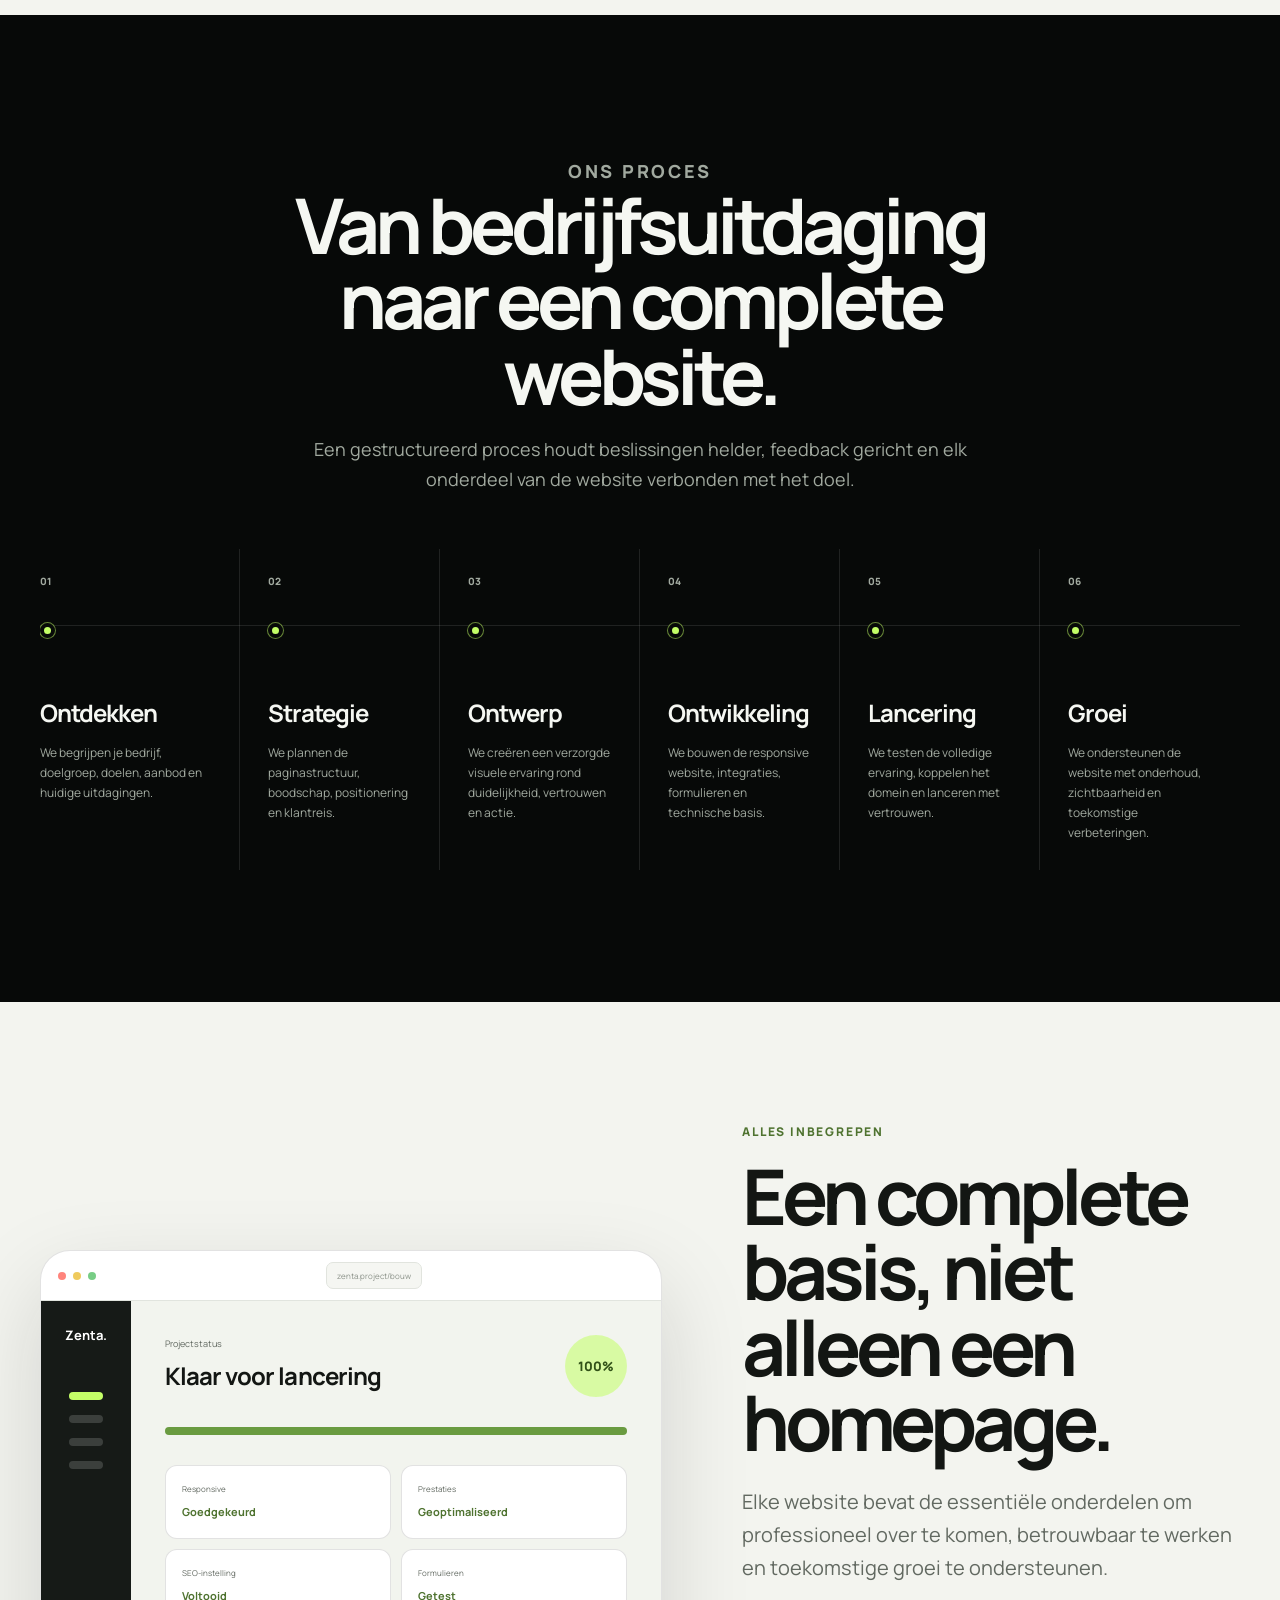
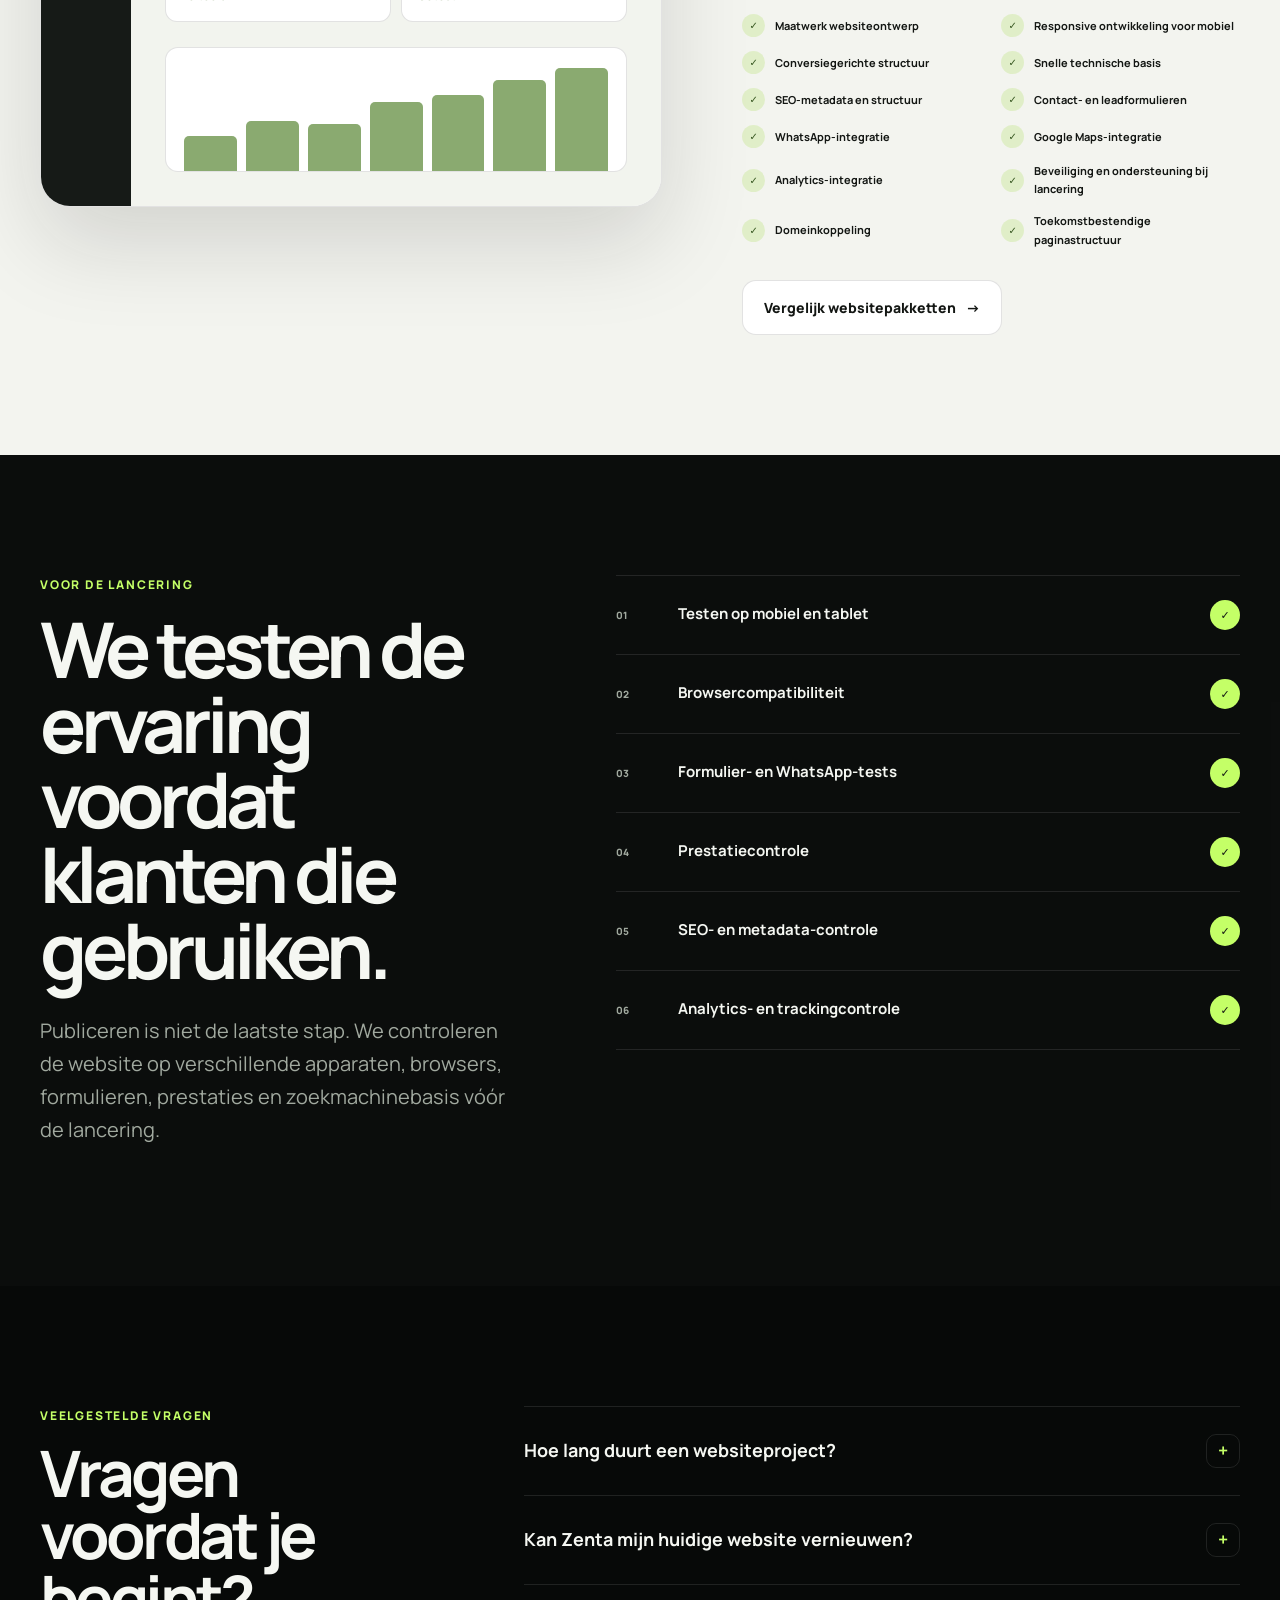
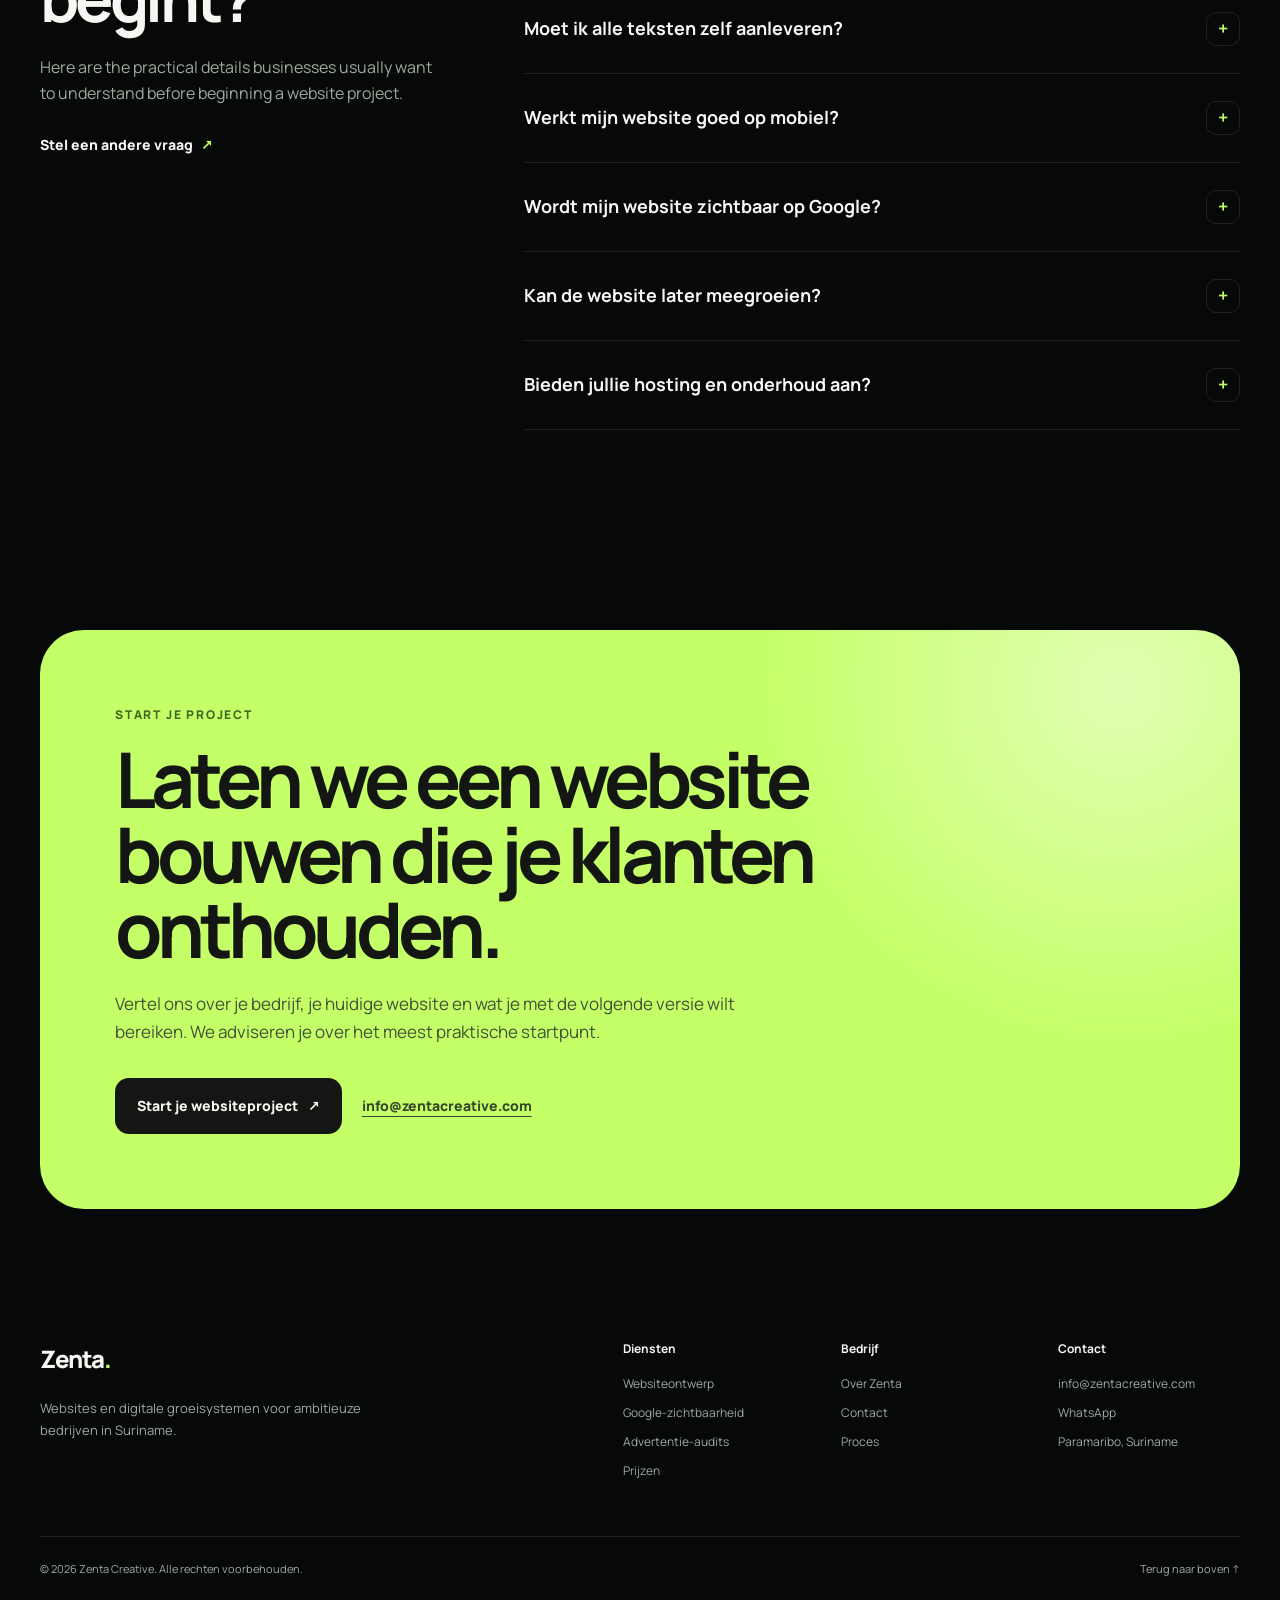
<file: nl/website-design.html>
<!DOCTYPE html>
<html lang="nl-SR">
<head>
  <meta charset="UTF-8" />
  <meta name="viewport" content="width=device-width, initial-scale=1.0" />

  <title>Website Laten Maken in Suriname | Zenta Creative</title>
  <meta
    name="description"
    content="Zenta Creative maakt professionele, conversiegerichte websites voor bedrijven in Suriname. Met maatwerkstrategie, responsive ontwikkeling, SEO-basis en ondersteuning bij de lancering."
  />
  <meta name="robots" content="index, follow" />
  <meta name="theme-color" content="#070908" />
  <link rel="canonical" href="https://zentacreative.com/nl/website-design.html" />

  <meta property="og:type" content="website" />
  <meta property="og:locale" content="nl_SR" />
  <meta property="og:site_name" content="Zenta Creative" />
  <meta property="og:url" content="https://zentacreative.com/nl/website-design.html" />
  <meta property="og:title" content="Website Ontwerp in Suriname | Zenta Creative" />
  <meta
    property="og:description"
    content="Maatwerkwebsites die helder communiceren, vertrouwen opbouwen en meer bezoekers omzetten in klanten."
  />

  <link rel="icon" href="../favicon.svg" type="image/svg+xml" />
  <link rel="stylesheet" href="../style.css" />
  <link rel="stylesheet" href="../website-design.css" />

  <link rel="preconnect" href="https://fonts.googleapis.com" />
  <link rel="preconnect" href="https://fonts.gstatic.com" crossorigin />
  <link
    href="https://fonts.googleapis.com/css2?family=Manrope:wght@400;500;600;700;800&family=Playfair+Display:ital,wght@0,600;1,600&display=swap"
    rel="stylesheet"
  />

  <script>
    document.documentElement.classList.add("js");
  </script>

  <script type="application/ld+json">
    {
      "@context": "https://schema.org",
      "@type": "Service",
      "name": "Websiteontwerp en ontwikkeling",
      "provider": {
        "@type": "Organization",
        "name": "Zenta Creative",
        "url": "https://zentacreative.com/"
      },
      "areaServed": {
        "@type": "Country",
        "name": "Suriname"
      },
      "serviceType": "Websitestrategie, ontwerp en ontwikkeling",
      "url": "https://zentacreative.com/nl/website-design.html"
    }
  </script>
</head>

<body class="website-design-page">
  <a class="skip-link" href="#main-content">Ga naar de hoofdinhoud</a>

  <div class="site-background" aria-hidden="true">
    <div class="background-grid"></div>
    <div class="background-glow glow-one"></div>
    <div class="background-glow glow-two"></div>
  </div>

  <nav class="nav" id="nav" aria-label="Hoofdnavigatie">
    <a class="logo" href="index.html" aria-label="Zenta Creative homepage">
      Zenta<span>.</span>
    </a>

    <div class="nav-links" id="navLinks">
      <a class="is-active" href="website-design.html" aria-current="page">Websites</a>
      <a href="google-visibility.html">Google-zichtbaarheid</a>
      <a href="ads-audit.html">Advertentie-audit</a>
      <a href="pricing.html">Prijzen</a>
      <a href="about.html">Over Zenta</a>
      <a href="contact.html">Contact</a>

      <div class="language-switch" aria-label="Taalkeuze">
        <a href="/website-design.html" lang="en-SR">EN</a>
        <span aria-current="page">NL</span>
      </div>

      <button class="nav-cta js-open-contact" type="button" data-service="Websitestrategie en ontwerp">
        Start een project
      </button>
    </div>

    <button
      class="menu-button"
      id="menuButton"
      type="button"
      aria-label="Navigatiemenu openen"
      aria-controls="navLinks"
      aria-expanded="false"
    >
      <span></span>
      <span></span>
    </button>
  </nav>

  <main id="main-content">
    <header class="web-hero" id="top">
      <div class="container web-hero-grid">
        <div class="web-hero-content">
          <p class="eyebrow reveal">Websitestrategie, ontwerp en ontwikkeling</p>

          <h1 class="reveal">
            Je website moet
            <span class="serif">je beste verkoper zijn.</span>
          </h1>

          <p class="web-hero-copy reveal">
            Zenta ontwerpt professionele websites die jouw waarde helder communiceren,
            snel vertrouwen opbouwen en meer bezoekers aanzetten tot bellen,
            boeken, berichten sturen of kopen.
          </p>

          <div class="hero-actions reveal">
            <button
              class="button button-primary js-open-contact"
              type="button"
              data-service="Websitestrategie en ontwerp"
            >
              Start je project
              <span aria-hidden="true">↗</span>
            </button>

            <a class="button button-secondary" href="pricing.html">
              Bekijk websiteprijzen
            </a>
          </div>

          <div class="web-hero-proof reveal">
            <div>
              <strong>Maatwerkstrategie</strong>
              <span>Gebouwd rond jouw doelen</span>
            </div>
            <div>
              <strong>Conversiegericht</strong>
              <span>Elke pagina heeft een doel</span>
            </div>
            <div>
              <strong>Klaar voor groei</strong>
              <span>Snel, responsive en schaalbaar</span>
            </div>
          </div>
        </div>

        <div class="web-hero-visual reveal-right" aria-label="Voorbeeld van websiteontwerp">
          <div class="device-stage">
            <div class="device-glow"></div>

            <div class="browser-device browser-device-main">
              <div class="browser-device-bar">
                <div class="browser-device-dots" aria-hidden="true">
                  <span></span><span></span><span></span>
                </div>
                <div class="browser-device-address">yourbusiness.sr</div>
              </div>

              <div class="preview-site">
                <div class="preview-site-nav">
                  <strong>North.</strong>
                  <div>
                    <span>Diensten</span>
                    <span>Over Zenta</span>
                    <span>Contact</span>
                  </div>
                </div>

                <div class="preview-site-hero">
                  <span class="preview-kicker">Professionele dienstverlening</span>
                  <h2>
                    Duidelijke expertise.
                    <em>Groei met vertrouwen.</em>
                  </h2>
                  <p>
                    Een gerichte website-ervaring die de volgende stap eenvoudig maakt.
                  </p>
                  <span class="preview-cta">Plan een gesprek</span>
                </div>

                <div class="preview-site-metrics">
                  <div><strong>Snel</strong><span>Mobiele ervaring</span></div>
                  <div><strong>Helder</strong><span>Klantreis</span></div>
                  <div><strong>Klaar</strong><span>Google-basis</span></div>
                </div>
              </div>
            </div>

            <div class="phone-device">
              <div class="phone-speaker"></div>
              <div class="phone-screen">
                <span class="phone-brand">North.</span>
                <div class="phone-image"></div>
                <strong>Ontworpen voor actie.</strong>
                <p>Helder message. Simple next step.</p>
                <span class="phone-button">Neem contact op</span>
              </div>
            </div>

            <div class="visual-chip visual-chip-top">
              <span class="status-dot"></span>
              <div>
                <strong>Conversiepad</strong>
                <small>Gericht en meetbaar</small>
              </div>
            </div>

            <div class="visual-chip visual-chip-bottom">
              <strong>Mobiel klaar</strong>
              <small>Ontworpen voor elk scherm</small>
            </div>
          </div>
        </div>
      </div>

      <div class="container web-trust-strip reveal">
        <span>Ontworpen voor</span>
        <div>
          <strong>Professionele dienstverlenings</strong>
          <strong>Horeca</strong>
          <strong>Gezondheid en wellness</strong>
          <strong>Detailhandel</strong>
          <strong>Vastgoed</strong>
        </div>
      </div>
    </header>

    <section class="section problem-section" aria-labelledby="problemTitle">
      <div class="container problem-layout">
        <div class="problem-content reveal-left">
          <p class="kicker">Het echte probleem</p>
          <h2 id="problemTitle">Een zwakke website kost je ongemerkt klanten.</h2>
          <p class="large-copy">
            Mensen beslissen binnen enkele seconden of ze een bedrijf vertrouwen. Een onduidelijke,
            verouderde of moeilijke website maakt die keuze juist makkelijker voor je concurrent.
          </p>

          <div class="problem-list">
            <div>
              <span aria-hidden="true">×</span>
              <div>
                <strong>De website oogt verouderd</strong>
                <p>Je bedrijf lijkt minder professioneel dan het werkelijk is.</p>
              </div>
            </div>
            <div>
              <span aria-hidden="true">×</span>
              <div>
                <strong>De website verwart bezoekers</strong>
                <p>Klanten begrijpen niet snel genoeg wat je aanbiedt.</p>
              </div>
            </div>
            <div>
              <span aria-hidden="true">×</span>
              <div>
                <strong>De volgende stap is onduidelijk</strong>
                <p>Bellen, boeken en aanvragen doen is moeilijker dan nodig.</p>
              </div>
            </div>
            <div>
              <span aria-hidden="true">×</span>
              <div>
                <strong>Niet gebouwd voor Google</strong>
                <p>Een zwakke structuur maakt je bedrijf moeilijker vindbaar.</p>
              </div>
            </div>
          </div>
        </div>

        <div class="problem-visual reveal-right">
          <div class="audit-card">
            <div class="audit-card-header">
              <span>Website-overzicht</span>
              <strong>Huidige ervaring</strong>
            </div>

            <div class="audit-score-row">
              <div class="audit-score">
                <span>Totaalscore</span>
                <strong>42</strong>
                <small>/100</small>
              </div>
              <div class="audit-ring" aria-hidden="true"><span>42%</span></div>
            </div>

            <div class="audit-bars">
              <div>
                <span>Duidelijkheid</span>
                <i><b style="width: 38%"></b></i>
                <strong>38</strong>
              </div>
              <div>
                <span>Vertrouwen</span>
                <i><b style="width: 51%"></b></i>
                <strong>51</strong>
              </div>
              <div>
                <span>Mobiel</span>
                <i><b style="width: 46%"></b></i>
                <strong>46</strong>
              </div>
              <div>
                <span>Conversie</span>
                <i><b style="width: 33%"></b></i>
                <strong>33</strong>
              </div>
            </div>

            <div class="audit-result">
              <span>Kans</span>
              <strong>Opnieuw opbouwen rond klantbeslissingen</strong>
            </div>
          </div>
        </div>
      </div>
    </section>

    <section class="section build-section" aria-labelledby="buildTitle">
      <div class="container">
        <div class="section-heading split-heading reveal">
          <div>
            <p class="kicker">Wat we bouwen</p>
            <h2 id="buildTitle">De juiste website voor de manier waarop jouw bedrijf groeit.</h2>
          </div>
          <p>
            Of je nu meer geloofwaardigheid, aanvragen, boekingen of een digitale maatwerkervaring nodig hebt,
            Zenta bouwt het project rond het gewenste resultaat.
          </p>
        </div>

        <div class="build-grid">
          <article class="build-card build-card-featured reveal">
            <div class="build-card-top">
              <span>01</span>
              <strong>Meest gekozen</strong>
            </div>
            <div class="build-card-visual business-visual" aria-hidden="true">
              <div class="mini-browser">
                <div class="mini-browser-bar"></div>
                <div class="mini-browser-content">
                  <span></span>
                  <strong></strong>
                  <strong></strong>
                  <i></i>
                </div>
              </div>
            </div>
            <h3>Bedrijfswebsites</h3>
            <p>
              Professionele websites voor bedrijven die meer geloofwaardigheid,
              duidelijkere communicatie en een sterke digitale thuisbasis nodig hebben.
            </p>
            <button class="text-button js-open-contact" type="button" data-service="Bedrijfswebsite">
              Bespreek een bedrijfswebsite <span aria-hidden="true">↗</span>
            </button>
          </article>

          <article class="build-card reveal">
            <div class="build-card-top"><span>02</span></div>
            <div class="build-card-icon" aria-hidden="true">↗</div>
            <h3>Dienstverleningswebsites</h3>
            <p>
              Opgebouwd rond klantvragen, dienstenpagina’s, vertrouwen en
              het genereren van aanvragen.
            </p>
            <strong class="build-outcome">Gebouwd om gesprekken te starten</strong>
          </article>

          <article class="build-card reveal">
            <div class="build-card-top"><span>03</span></div>
            <div class="build-card-icon" aria-hidden="true">◎</div>
            <h3>Landingspagina’s</h3>
            <p>
              Gerichte pagina’s voor campagnes, promoties, leadgeneratie en één
              meetbare actie.
            </p>
            <strong class="build-outcome">Gebouwd voor gerichte conversie</strong>
          </article>

          <article class="build-card reveal">
            <div class="build-card-top"><span>04</span></div>
            <div class="build-card-icon" aria-hidden="true">✦</div>
            <h3>Maatwerkoplossingen</h3>
            <p>
              Boekingssystemen, portals, directories, e-commerce, integraties
              en klantreizen op maat.
            </p>
            <strong class="build-outcome">Gebouwd rond jouw werkwijze</strong>
          </article>
        </div>
      </div>
    </section>

    <section class="section outcomes-section" aria-labelledby="outcomesTitle">
      <div class="container outcomes-layout">
        <div class="outcomes-intro reveal-left">
          <p class="kicker">Waarom Zenta</p>
          <h2 id="outcomesTitle">Ontwerpkeuzes gekoppeld aan bedrijfsresultaten.</h2>
          <p class="large-copy">
            We versieren geen pagina’s. We bouwen een duidelijker en overtuigender pad
            van eerste indruk naar klantactie.
          </p>
          <button
            class="button button-primary js-open-contact"
            type="button"
            data-service="Websitestrategie en ontwerp"
          >
            Plan mijn website
            <span aria-hidden="true">↗</span>
          </button>
        </div>

        <div class="outcomes-list reveal-right">
          <article>
            <span>01</span>
            <div>
              <h3>Duidelijke positionering</h3>
              <p>Bezoekers begrijpen snel wat je aanbiedt, voor wie het is en waarom het belangrijk is.</p>
            </div>
            <strong>Sneller begrip</strong>
          </article>
          <article>
            <span>02</span>
            <div>
              <h3>Meer vertrouwen</h3>
              <p>Professionele presentatie, bewijs en structuur verminderen twijfel bij klanten.</p>
            </div>
            <strong>Meer vertrouwen</strong>
          </article>
          <article>
            <span>03</span>
            <div>
              <h3>Betere conversie</h3>
              <p>Elke pagina ondersteunt een duidelijke volgende stap: bellen, WhatsAppen, boeken, aanvragen of kopen.</p>
            </div>
            <strong>Meer actie</strong>
          </article>
          <article>
            <span>04</span>
            <div>
              <h3>Gebouwd voor Google</h3>
              <p>Snelle code, een responsive structuur, metadata en SEO-basis ondersteunen de zichtbaarheid.</p>
            </div>
            <strong>Beter vindbaar</strong>
          </article>
        </div>
      </div>
    </section>

    <section class="section process-showcase" id="process" aria-labelledby="processTitle">
      <div class="container">
        <div class="section-heading centered reveal">
          <p class="kicker">Ons proces</p>
          <h2 id="processTitle">Van bedrijfsuitdaging naar een complete website.</h2>
          <p>
            Een gestructureerd proces houdt beslissingen helder, feedback gericht en
            elk onderdeel van de website verbonden met het doel.
          </p>
        </div>

        <div class="process-rail reveal">
          <article>
            <span>01</span>
            <div class="process-node"></div>
            <h3>Ontdekken</h3>
            <p>We begrijpen je bedrijf, doelgroep, doelen, aanbod en huidige uitdagingen.</p>
          </article>
          <article>
            <span>02</span>
            <div class="process-node"></div>
            <h3>Strategie</h3>
            <p>We plannen de paginastructuur, boodschap, positionering en klantreis.</p>
          </article>
          <article>
            <span>03</span>
            <div class="process-node"></div>
            <h3>Ontwerp</h3>
            <p>We creëren een verzorgde visuele ervaring rond duidelijkheid, vertrouwen en actie.</p>
          </article>
          <article>
            <span>04</span>
            <div class="process-node"></div>
            <h3>Ontwikkeling</h3>
            <p>We bouwen de responsive website, integraties, formulieren en technische basis.</p>
          </article>
          <article>
            <span>05</span>
            <div class="process-node"></div>
            <h3>Lancering</h3>
            <p>We testen de volledige ervaring, koppelen het domein en lanceren met vertrouwen.</p>
          </article>
          <article>
            <span>06</span>
            <div class="process-node"></div>
            <h3>Groei</h3>
            <p>We ondersteunen de website met onderhoud, zichtbaarheid en toekomstige verbeteringen.</p>
          </article>
        </div>
      </div>
    </section>

    <section class="section included-section" aria-labelledby="includedTitle">
      <div class="container included-layout">
        <div class="included-preview reveal-left">
          <div class="included-browser">
            <div class="included-browser-bar">
              <span></span><span></span><span></span>
              <div>zenta.project/bouw</div>
            </div>
            <div class="included-dashboard">
              <div class="dashboard-side">
                <strong>Zenta.</strong>
                <span class="active"></span>
                <span></span>
                <span></span>
                <span></span>
              </div>
              <div class="dashboard-main">
                <div class="dashboard-heading">
                  <div>
                    <span>Projectstatus</span>
                    <strong>Klaar voor lancering</strong>
                  </div>
                  <i>100%</i>
                </div>
                <div class="dashboard-progress"><span></span></div>
                <div class="dashboard-grid">
                  <div><span>Responsive</span><strong>Goedgekeurd</strong></div>
                  <div><span>Prestaties</span><strong>Geoptimaliseerd</strong></div>
                  <div><span>SEO-instelling</span><strong>Voltooid</strong></div>
                  <div><span>Formulieren</span><strong>Getest</strong></div>
                </div>
                <div class="dashboard-chart">
                  <span style="height:34%"></span>
                  <span style="height:48%"></span>
                  <span style="height:46%"></span>
                  <span style="height:67%"></span>
                  <span style="height:74%"></span>
                  <span style="height:88%"></span>
                  <span style="height:100%"></span>
                </div>
              </div>
            </div>
          </div>
        </div>

        <div class="included-content reveal-right">
          <p class="kicker">Alles inbegrepen</p>
          <h2 id="includedTitle">Een complete basis, niet alleen een homepage.</h2>
          <p class="large-copy">
            Elke website bevat de essentiële onderdelen om professioneel over te komen,
            betrouwbaar te werken en toekomstige groei te ondersteunen.
          </p>

          <div class="included-list">
            <div><span>✓</span><strong>Maatwerk websiteontwerp</strong></div>
            <div><span>✓</span><strong>Responsive ontwikkeling voor mobiel</strong></div>
            <div><span>✓</span><strong>Conversiegerichte structuur</strong></div>
            <div><span>✓</span><strong>Snelle technische basis</strong></div>
            <div><span>✓</span><strong>SEO-metadata en structuur</strong></div>
            <div><span>✓</span><strong>Contact- en leadformulieren</strong></div>
            <div><span>✓</span><strong>WhatsApp-integratie</strong></div>
            <div><span>✓</span><strong>Google Maps-integratie</strong></div>
            <div><span>✓</span><strong>Analytics-integratie</strong></div>
            <div><span>✓</span><strong>Beveiliging en ondersteuning bij lancering</strong></div>
            <div><span>✓</span><strong>Domeinkoppeling</strong></div>
            <div><span>✓</span><strong>Toekomstbestendige paginastructuur</strong></div>
          </div>

          <a class="button button-secondary" href="pricing.html">
            Vergelijk websitepakketten
            <span aria-hidden="true">→</span>
          </a>
        </div>
      </div>
    </section>

    <section class="section launch-section" aria-labelledby="launchTitle">
      <div class="container launch-layout">
        <div class="launch-content reveal-left">
          <p class="kicker">Voor de lancering</p>
          <h2 id="launchTitle">We testen de ervaring voordat klanten die gebruiken.</h2>
          <p class="large-copy">
            Publiceren is niet de laatste stap. We controleren de website op verschillende apparaten,
            browsers, formulieren, prestaties en zoekmachinebasis vóór de lancering.
          </p>
        </div>

        <div class="launch-checks reveal-right">
          <article><span>01</span><strong>Testen op mobiel en tablet</strong><i>✓</i></article>
          <article><span>02</span><strong>Browsercompatibiliteit</strong><i>✓</i></article>
          <article><span>03</span><strong>Formulier- en WhatsApp-tests</strong><i>✓</i></article>
          <article><span>04</span><strong>Prestatiecontrole</strong><i>✓</i></article>
          <article><span>05</span><strong>SEO- en metadata-controle</strong><i>✓</i></article>
          <article><span>06</span><strong>Analytics- en trackingcontrole</strong><i>✓</i></article>
        </div>
      </div>
    </section>

    <section class="section faq-section web-faq-section" aria-labelledby="faqTitle">
      <div class="container faq-layout">
        <div class="faq-intro reveal-left">
          <p class="kicker">Veelgestelde vragen</p>
          <h2 id="faqTitle">Vragen voordat je begint?</h2>
          <p>
            Here are the practical details businesses usually want to understand
            before beginning a website project.
          </p>
          <button
            class="text-button js-open-contact"
            type="button"
            data-service="Websitestrategie en ontwerp"
          >
            Stel een andere vraag <span aria-hidden="true">↗</span>
          </button>
        </div>

        <div class="faq-list reveal-right">
          <article class="faq-item">
            <button class="faq-question" type="button" aria-expanded="false">
              <span>Hoe lang duurt een websiteproject?</span><i aria-hidden="true">+</i>
            </button>
            <div class="faq-answer"><div><p>
              Most Lancering and Groei projects take approximately two to four weeks.
              Larger custom websites may require more time depending on content,
              functionality, and feedback speed.
            </p></div></div>
          </article>

          <article class="faq-item">
            <button class="faq-question" type="button" aria-expanded="false">
              <span>Kan Zenta mijn huidige website vernieuwen?</span><i aria-hidden="true">+</i>
            </button>
            <div class="faq-answer"><div><p>
              Ja. We beoordelen je huidige website, behouden wat nog goed werkt en
              bouwen de ervaring opnieuw op rond duidelijkere communicatie, sterker ontwerp,
              betere mobiele gebruiksvriendelijkheid en hogere conversie.
            </p></div></div>
          </article>

          <article class="faq-item">
            <button class="faq-question" type="button" aria-expanded="false">
              <span>Moet ik alle teksten zelf aanleveren?</span><i aria-hidden="true">+</i>
            </button>
            <div class="faq-answer"><div><p>
              Je kunt bestaande content aanleveren, of Zenta helpt je boodschap structureren en
              verfijnen. Grotere copywriting-opdrachten worden indien nodig
              apart opgenomen in de offerte.
            </p></div></div>
          </article>

          <article class="faq-item">
            <button class="faq-question" type="button" aria-expanded="false">
              <span>Werkt mijn website goed op mobiel?</span><i aria-hidden="true">+</i>
            </button>
            <div class="faq-answer"><div><p>
              Ja. Elke website wordt ontworpen en getest voor desktop, tablet en
              mobiel, zodat de ervaring op elk scherm duidelijk en gebruiksvriendelijk blijft.
            </p></div></div>
          </article>

          <article class="faq-item">
            <button class="faq-question" type="button" aria-expanded="false">
              <span>Wordt mijn website zichtbaar op Google?</span><i aria-hidden="true">+</i>
            </button>
            <div class="faq-answer"><div><p>
              Elk project bevat technische SEO-basis zoals paginatitels,
              beschrijvingen, responsive code en een zoekmachinevriendelijke structuur. Hogere
              posities vragen om doorlopende content, autoriteit en lokale zichtbaarheid.
            </p></div></div>
          </article>

          <article class="faq-item">
            <button class="faq-question" type="button" aria-expanded="false">
              <span>Kan de website later meegroeien?</span><i aria-hidden="true">+</i>
            </button>
            <div class="faq-answer"><div><p>
              Ja. We structureren websites zo dat extra pagina’s, diensten, integraties,
              boekingstools en andere functionaliteit later kunnen worden toegevoegd.
            </p></div></div>
          </article>

          <article class="faq-item">
            <button class="faq-question" type="button" aria-expanded="false">
              <span>Bieden jullie hosting en onderhoud aan?</span><i aria-hidden="true">+</i>
            </button>
            <div class="faq-answer"><div><p>
              Ja. Website Care-abonnementen starten vanaf $50 per maand en kunnen hosting,
              SSL, back-ups, monitoring, technische ondersteuning en kleine contentupdates omvatten.
            </p></div></div>
          </article>
        </div>
      </div>
    </section>

    <section class="final-cta website-final-cta">
      <div class="container final-cta-inner reveal">
        <p class="kicker">Start je project</p>
        <h2>Laten we een website bouwen die je klanten onthouden.</h2>
        <p>
          Vertel ons over je bedrijf, je huidige website en wat je met de
          volgende versie wilt bereiken. We adviseren je over het meest praktische startpunt.
        </p>
        <div class="final-actions">
          <button
            class="button button-dark js-open-contact"
            type="button"
            data-service="Websitestrategie en ontwerp"
          >
            Start je websiteproject
            <span aria-hidden="true">↗</span>
          </button>
          <a class="final-email" href="mailto:info@zentacreative.com">info@zentacreative.com</a>
        </div>
      </div>
    </section>
  </main>

  <footer class="footer">
    <div class="container footer-grid">
      <div class="footer-brand">
        <a class="logo" href="index.html">Zenta<span>.</span></a>
        <p>Websites en digitale groeisystemen voor ambitieuze bedrijven in Suriname.</p>
      </div>

      <div class="footer-links">
        <div>
          <strong>Diensten</strong>
          <a href="website-design.html">Websiteontwerp</a>
          <a href="google-visibility.html">Google-zichtbaarheid</a>
          <a href="ads-audit.html">Advertentie-audits</a>
          <a href="pricing.html">Prijzen</a>
        </div>
        <div>
          <strong>Bedrijf</strong>
          <a href="about.html">Over Zenta</a>
          <a href="contact.html">Contact</a>
          <a href="index.html#process">Proces</a>
        </div>
        <div>
          <strong>Contact</strong>
          <a href="mailto:info@zentacreative.com">info@zentacreative.com</a>
          <a href="https://wa.me/5978877663" target="_blank" rel="noopener noreferrer">WhatsApp</a>
          <span>Paramaribo, Suriname</span>
        </div>
      </div>
    </div>

    <div class="container footer-bottom">
      <span>© <span id="year"></span> Zenta Creative. Alle rechten voorbehouden.</span>
      <a href="#top">Terug naar boven ↑</a>
    </div>
  </footer>

  <button
    class="floating-whatsapp js-open-contact"
    type="button"
    data-service="Websitestrategie en ontwerp"
    aria-label="Neem contact op met Zenta Creative"
  >
    <span aria-hidden="true">●</span>
    Laten we praten
  </button>

  <div class="contact-modal" id="contactModal" aria-hidden="true">
    <div class="contact-backdrop" data-close-modal></div>

    <section
      class="contact-dialog"
      role="dialog"
      aria-modal="true"
      aria-labelledby="contactTitle"
      aria-describedby="contactDescription"
    >
      <button class="modal-close" type="button" aria-label="Contactformulier sluiten" data-close-modal>×</button>
      <p class="kicker">Start een gesprek</p>
      <h2 id="contactTitle">Vertel ons over je websiteproject.</h2>
      <p id="contactDescription">
        Voltooid the form and a prefilled WhatsApp message will open for you to review and send.
      </p>

      <form id="contactForm" novalidate>
        <div class="form-grid">
          <label class="form-field">
            <span>Je naam</span>
            <input id="contactName" name="name" type="text" autocomplete="name" required />
            <small class="field-error">Vul je naam in.</small>
          </label>

          <label class="form-field">
            <span>Bedrijfsnaam</span>
            <input id="contactBusiness" name="business" type="text" autocomplete="organization" required />
            <small class="field-error">Vul je bedrijfsnaam in.</small>
          </label>

          <label class="form-field">
            <span>Telefoonnummer of e-mail</span>
            <input id="contactDetails" name="contact" type="text" required />
            <small class="field-error">Vul een telefoonnummer of e-mailadres in.</small>
          </label>

          <label class="form-field">
            <span>Wat heb je nodig?</span>
            <select id="contactService" name="service" required>
              <option value="">Kies een optie</option>
              <option value="Websitestrategie en ontwerp">Websitestrategie en ontwerp</option>
              <option value="Bedrijfswebsite">Bedrijfswebsite</option>
              <option value="Website-redesign">Website-redesign</option>
              <option value="Landingspagina">Landingspagina</option>
              <option value="Maatwerk websiteproject">Maatwerk websiteproject</option>
              <option value="Nog niet zeker">Nog niet zeker</option>
            </select>
            <small class="field-error">Kies een optie.</small>
          </label>

          <label class="form-field form-field-full">
            <span>Wat wil je met de website bereiken?</span>
            <textarea
              id="contactGoal"
              name="goal"
              rows="5"
              required
              placeholder="Bijvoorbeeld: meer aanvragen, online boekingen, een professionelere uitstraling of een volledige redesign."
            ></textarea>
            <small class="field-error">Beschrijf kort je doel.</small>
          </label>
        </div>

        <div class="form-actions">
          <button class="button button-primary" type="submit">
            Ga verder via WhatsApp <span aria-hidden="true">↗</span>
          </button>
          <p>Er is geen betaling of verplichting nodig.</p>
        </div>
      </form>
    </section>
  </div>

  <script>
    const whatsappNumber = "5978877663";
    const nav = document.getElementById("nav");
    const menuButton = document.getElementById("menuButton");
    const navLinks = document.getElementById("navLinks");
    const modal = document.getElementById("contactModal");
    const contactForm = document.getElementById("contactForm");
    const serviceSelect = document.getElementById("contactService");
    const openContactButtons = document.querySelectorAll(".js-open-contact");
    const closeModalButtons = modal.querySelectorAll("[data-close-modal]");
    const faqQuestions = document.querySelectorAll(".faq-question");
    let lastFocusedElement = null;

    function closeMobielMenu() {
      navLinks.classList.remove("is-open");
      menuButton.setAttribute("aria-expanded", "false");
      menuButton.setAttribute("aria-label", "Navigatiemenu openen");
      document.body.classList.remove("menu-open");
    }

    function openModal(service = "") {
      lastFocusedElement = document.activeElement;
      if (service && [...serviceSelect.options].some((option) => option.value === service)) {
        serviceSelect.value = service;
      }
      modal.classList.add("is-open");
      modal.setAttribute("aria-hidden", "false");
      document.body.classList.add("modal-open");
      closeMobielMenu();
      window.setTimeout(() => document.getElementById("contactName").focus(), 50);
    }

    function closeModal() {
      modal.classList.remove("is-open");
      modal.setAttribute("aria-hidden", "true");
      document.body.classList.remove("modal-open");
      lastFocusedElement?.focus();
    }

    function validateField(field) {
      const wrapper = field.closest(".form-field");
      const valid = field.checkValidity();
      wrapper.classList.toggle("has-error", !valid);
      return valid;
    }

    menuButton.addEventListener("click", () => {
      const isOpen = navLinks.classList.toggle("is-open");
      menuButton.setAttribute("aria-expanded", String(isOpen));
      menuButton.setAttribute("aria-label", isOpen ? "Navigatiemenu sluiten" : "Navigatiemenu openen");
      document.body.classList.toggle("menu-open", isOpen);
    });

    navLinks.querySelectorAll("a").forEach((link) => link.addEventListener("click", closeMobielMenu));
    openContactButtons.forEach((button) => button.addEventListener("click", () => openModal(button.dataset.service || "")));
    closeModalButtons.forEach((button) => button.addEventListener("click", closeModal));

    document.addEventListener("keydown", (event) => {
      if (event.key === "Escape" && modal.classList.contains("is-open")) closeModal();
    });

    window.addEventListener("scroll", () => nav.classList.toggle("is-scrolled", window.scrollY > 20));

    faqQuestions.forEach((question) => {
      question.addEventListener("click", () => {
        const item = question.closest(".faq-item");
        const isOpen = item.classList.contains("is-open");
        document.querySelectorAll(".faq-item.is-open").forEach((openItem) => {
          openItem.classList.remove("is-open");
          openItem.querySelector(".faq-question").setAttribute("aria-expanded", "false");
        });
        if (!isOpen) {
          item.classList.add("is-open");
          question.setAttribute("aria-expanded", "true");
        }
      });
    });

    contactForm.querySelectorAll("input, select, textarea").forEach((field) => {
      field.addEventListener("blur", () => validateField(field));
      field.addEventListener("input", () => {
        if (field.closest(".form-field").classList.contains("has-error")) validateField(field);
      });
    });

    contactForm.addEventListener("submit", (event) => {
      event.preventDefault();
      const fields = Array.from(contactForm.querySelectorAll("input, select, textarea"));
      if (!fields.map(validateField).every(Boolean)) {
        contactForm.querySelector(":invalid")?.focus();
        return;
      }

      const name = document.getElementById("contactName").value.trim();
      const business = document.getElementById("contactBusiness").value.trim();
      const contact = document.getElementById("contactDetails").value.trim();
      const service = serviceSelect.value;
      const goal = document.getElementById("contactGoal").value.trim();

      const message = [
        "Hallo Zenta, ik wil graag een websiteproject bespreken.",
        "",
        `Naam: ${name}`,
        `Bedrijf: ${business}`,
        `Contact: ${contact}`,
        `Project type: ${service}`,
        "",
        "Doel:",
        goal
      ].join("\n");

      const whatsappUrl = `https://wa.me/${whatsappNumber}?text=${encodeURIComponent(message)}`;
      window.open(whatsappUrl, "_blank", "noopener,noreferrer");
    });

    const revealElements = document.querySelectorAll(".reveal, .reveal-left, .reveal-right");
    if ("IntersectionObserver" in window) {
      const revealObserver = new IntersectionObserver((entries) => {
        entries.forEach((entry) => {
          if (!entry.isIntersecting) return;
          entry.target.classList.add("is-visible");
          revealObserver.unobserve(entry.target);
        });
      }, { threshold: 0.1, rootMargin: "0px 0px -40px 0px" });
      revealElements.forEach((element) => revealObserver.observe(element));
    } else {
      revealElements.forEach((element) => element.classList.add("is-visible"));
    }

    document.getElementById("year").textContent = new Date().getFullYear();
  </script>
</body>
</html>
</file>
<file: style.css>
:root {
  --background: #070908;
  --surface: #111512;
  --surface-light: #181d19;
  --surface-white: #f3f4ef;

  --text: #f5f7f2;
  --text-dark: #131613;
  --muted: #a1a99f;
  --muted-dark: #626961;

  --accent: #c4ff67;
  --danger: #ff8e8e;

  --line: rgba(255, 255, 255, 0.1);
  --line-light: rgba(19, 22, 19, 0.12);

  --container: 1200px;
  --radius: 36px;
  --shadow: 0 40px 100px rgba(0, 0, 0, 0.32);
  --transition: 180ms ease;
}

*,
*::before,
*::after {
  box-sizing: border-box;
}

html {
  scroll-behavior: smooth;
  scroll-padding-top: 105px;
  background: var(--background);
}

body {
  min-height: 100vh;
  margin: 0;
  overflow-x: hidden;
  background: var(--background);
  color: var(--text);
  font-family:
    "Manrope",
    system-ui,
    -apple-system,
    BlinkMacSystemFont,
    "Segoe UI",
    sans-serif;
  line-height: 1.65;
}

body.menu-open,
body.modal-open {
  overflow: hidden;
}

a {
  color: inherit;
  text-decoration: none;
}

button,
input,
textarea,
select {
  font: inherit;
}

button {
  border: 0;
  color: inherit;
}

img,
svg {
  display: block;
  max-width: 100%;
}

h1,
h2,
h3,
p {
  margin-top: 0;
}

ul {
  margin: 0;
  padding: 0;
  list-style: none;
}

::selection {
  color: var(--text-dark);
  background: var(--accent);
}

.skip-link {
  position: fixed;
  top: 15px;
  left: 15px;
  z-index: 1000;
  padding: 12px 16px;
  border-radius: 10px;
  color: var(--text-dark);
  background: var(--accent);
  font-weight: 800;
  transform: translateY(-150%);
}

.skip-link:focus {
  transform: translateY(0);
}

a:focus-visible,
button:focus-visible,
input:focus-visible,
select:focus-visible,
textarea:focus-visible {
  outline: 3px solid var(--accent);
  outline-offset: 4px;
}

.container {
  width: min(var(--container), calc(100% - 48px));
  margin-inline: auto;
}

.section {
  position: relative;
  padding: 120px 0;
}

.section-heading {
  margin-bottom: 55px;
}

.section-heading.centered {
  max-width: 820px;
  margin-inline: auto;
  margin-bottom: 55px;
  text-align: center;
}

.section-heading h2,
.google-content h2,
.short-about h2,
.final-cta h2 {
  margin-bottom: 0;
  font-size: clamp(44px, 6vw, 80px);
  line-height: 0.98;
  letter-spacing: -0.065em;
}

.section-heading > p,
.split-heading > p {
  color: var(--muted);
  font-size: 18px;
}

.section-heading.centered > p {
  max-width: 670px;
  margin: 22px auto 0;
}

.split-heading {
  display: grid;
  grid-template-columns: minmax(0, 1.2fr) minmax(280px, 0.55fr);
  align-items: end;
  gap: 70px;
}

.kicker {
  margin-bottom: 16px;
  color: var(--accent);
  font-size: 12px;
  font-weight: 800;
  letter-spacing: 0.15em;
  text-transform: uppercase;
}

.large-copy {
  color: var(--muted);
  font-size: 20px;
}

.site-background {
  position: fixed;
  inset: 0;
  z-index: -10;
  overflow: hidden;
  background: var(--background);
  pointer-events: none;
}

.background-grid {
  position: absolute;
  inset: 0;
  opacity: 0.25;
  background-image:
    linear-gradient(
      rgba(255, 255, 255, 0.025) 1px,
      transparent 1px
    ),
    linear-gradient(
      90deg,
      rgba(255, 255, 255, 0.025) 1px,
      transparent 1px
    );
  background-size: 64px 64px;
  mask-image:
    linear-gradient(to bottom, #000, transparent 72%);
}

.background-glow {
  position: absolute;
  border-radius: 50%;
  filter: blur(110px);
}

.glow-one {
  top: -250px;
  right: -150px;
  width: 680px;
  height: 680px;
  background: rgba(196, 255, 103, 0.13);
}

.glow-two {
  top: 45%;
  left: -350px;
  width: 650px;
  height: 650px;
  background: rgba(94, 107, 255, 0.08);
}

/* Navigation */

.nav {
  position: fixed;
  top: 20px;
  left: 50%;
  z-index: 100;
  display: flex;
  align-items: center;
  justify-content: space-between;
  width: min(var(--container), calc(100% - 48px));
  padding: 10px 10px 10px 22px;
  border: 1px solid var(--line);
  border-radius: 18px;
  background: rgba(7, 9, 8, 0.82);
  box-shadow: 0 20px 60px rgba(0, 0, 0, 0.2);
  backdrop-filter: blur(20px);
  -webkit-backdrop-filter: blur(20px);
  transform: translateX(-50%);
  transition:
    background-color var(--transition),
    box-shadow var(--transition);
}

.nav.is-scrolled {
  background: rgba(7, 9, 8, 0.96);
  box-shadow: 0 22px 70px rgba(0, 0, 0, 0.4);
}

.logo {
  flex: 0 0 auto;
  font-size: 24px;
  font-weight: 800;
  letter-spacing: -0.06em;
}

.logo span {
  color: var(--accent);
}

.nav-links {
  display: flex;
  align-items: center;
  gap: 2px;
}

.nav-links > a {
  padding: 10px 12px;
  border-radius: 9px;
  color: var(--muted);
  font-size: 13px;
  font-weight: 700;
  transition:
    color var(--transition),
    background-color var(--transition);
}

.nav-links > a:hover,
.nav-links > a.is-active {
  color: var(--text);
  background: rgba(255, 255, 255, 0.07);
}

.nav-cta {
  margin-left: 8px;
  padding: 12px 17px;
  border-radius: 11px;
  color: var(--text-dark);
  background: var(--accent);
  font-size: 13px;
  font-weight: 800;
  cursor: pointer;
}

.nav-cta:hover {
  background: #d2ff8d;
}

.language-switch {
  display: flex;
  align-items: center;
  gap: 2px;
  margin-left: 5px;
  padding: 3px;
  border: 1px solid var(--line);
  border-radius: 9px;
  background: rgba(255, 255, 255, 0.04);
}

.language-switch span,
.language-switch a {
  display: grid;
  place-items: center;
  width: 34px;
  height: 30px;
  border-radius: 7px;
  font-size: 11px;
  font-weight: 800;
}

.language-switch span {
  color: var(--text-dark);
  background: var(--accent);
}

.language-switch a {
  color: var(--muted);
}

.menu-button {
  display: none;
  width: 46px;
  height: 46px;
  border-radius: 12px;
  background: var(--text);
  cursor: pointer;
}

.menu-button span {
  display: block;
  width: 18px;
  height: 2px;
  margin: 5px auto;
  border-radius: 10px;
  background: var(--text-dark);
}

/* Buttons */

.button {
  display: inline-flex;
  align-items: center;
  justify-content: center;
  gap: 10px;
  min-height: 54px;
  padding: 15px 21px;
  border: 1px solid transparent;
  border-radius: 14px;
  font-size: 14px;
  font-weight: 800;
  cursor: pointer;
  transition:
    transform var(--transition),
    background-color var(--transition),
    border-color var(--transition),
    box-shadow var(--transition);
}

.button:hover {
  transform: translateY(-3px);
}

.button-primary {
  color: var(--text-dark);
  background: var(--accent);
}

.button-primary:hover {
  background: #d2ff8d;
  box-shadow: 0 18px 50px rgba(196, 255, 103, 0.16);
}

.button-secondary {
  border-color: var(--line);
  color: var(--text);
  background: rgba(255, 255, 255, 0.045);
}

.button-secondary:hover {
  border-color: rgba(255, 255, 255, 0.24);
  background: rgba(255, 255, 255, 0.09);
}

.button-dark {
  color: var(--text);
  background: var(--text-dark);
}

.button-dark:hover {
  background: #242a24;
}

.text-link {
  display: inline-flex;
  align-items: center;
  gap: 8px;
  color: var(--text);
  font-size: 14px;
  font-weight: 800;
}

.text-link span {
  color: var(--accent);
}

/* Hero */

.hero {
  padding: 170px 0 70px;
}

.hero-grid {
  display: grid;
  grid-template-columns: minmax(0, 1fr) minmax(410px, 0.82fr);
  align-items: center;
  gap: 72px;
  min-height: 700px;
}

.hero-content {
  position: relative;
  z-index: 2;
}

.eyebrow {
  display: inline-flex;
  margin-bottom: 28px;
  padding: 9px 12px;
  border: 1px solid rgba(196, 255, 103, 0.24);
  border-radius: 10px;
  color: var(--accent);
  background: rgba(196, 255, 103, 0.07);
  font-size: 12px;
  font-weight: 800;
}

.hero h1 {
  max-width: 780px;
  margin-bottom: 0;
  font-size: clamp(58px, 7.5vw, 108px);
  line-height: 0.91;
  letter-spacing: -0.075em;
}

.serif {
  display: block;
  color: var(--accent);
  font-family: "Playfair Display", serif;
  font-style: italic;
  font-weight: 600;
  letter-spacing: -0.055em;
}

.hero-copy {
  max-width: 660px;
  margin: 30px 0 0;
  color: var(--muted);
  font-size: 19px;
  line-height: 1.7;
}

.hero-actions {
  display: flex;
  flex-wrap: wrap;
  gap: 12px;
  margin-top: 34px;
}

.hero-proof {
  display: grid;
  grid-template-columns: repeat(3, 1fr);
  gap: 22px;
  margin-top: 50px;
  padding-top: 27px;
  border-top: 1px solid var(--line);
}

.hero-proof div {
  display: grid;
  gap: 4px;
}

.hero-proof strong {
  font-size: 13px;
}

.hero-proof span {
  color: var(--muted);
  font-size: 11px;
}

.hero-showcase {
  position: relative;
  min-width: 0;
}

.showcase-window {
  overflow: hidden;
  border: 1px solid rgba(255, 255, 255, 0.18);
  border-radius: 30px;
  background: var(--surface-white);
  box-shadow: var(--shadow);
  transform: rotate(1deg);
}

.browser-bar {
  display: grid;
  grid-template-columns: auto 1fr;
  align-items: center;
  min-height: 52px;
  padding: 0 18px;
  border-bottom: 1px solid #dde0d9;
  background: #fff;
}

.browser-dots {
  display: flex;
  gap: 6px;
}

.browser-dots span {
  width: 9px;
  height: 9px;
  border-radius: 50%;
  background: #d1d4ce;
}

.browser-dots span:first-child {
  background: #ff847c;
}

.browser-dots span:nth-child(2) {
  background: #f0ca58;
}

.browser-dots span:last-child {
  background: #76cf84;
}

.browser-address {
  justify-self: center;
  width: min(260px, 72%);
  padding: 6px 11px;
  border: 1px solid #e0e3dc;
  border-radius: 8px;
  color: #8b9188;
  background: #f5f6f2;
  font-size: 10px;
  text-align: center;
}

.demo-page {
  min-height: 555px;
  padding: 28px;
  color: var(--text-dark);
  background:
    radial-gradient(
      circle at 90% 15%,
      rgba(196, 255, 103, 0.45),
      transparent 30%
    ),
    #f2f3ed;
}

.demo-nav {
  display: flex;
  align-items: center;
  gap: 18px;
  font-size: 10px;
}

.demo-nav strong {
  margin-right: auto;
  font-size: 15px;
}

.demo-hero {
  display: flex;
  flex-direction: column;
  align-items: flex-start;
  min-height: 340px;
  padding-top: 65px;
}

.demo-label {
  margin-bottom: 16px;
  padding: 7px 9px;
  border: 1px solid var(--line-light);
  border-radius: 7px;
  color: var(--muted-dark);
  font-size: 9px;
  font-weight: 800;
  text-transform: uppercase;
  letter-spacing: 0.1em;
}

.demo-hero h2 {
  max-width: 430px;
  margin-bottom: 18px;
  font-size: clamp(38px, 4.5vw, 57px);
  line-height: 0.94;
  letter-spacing: -0.07em;
}

.demo-hero h2 em {
  display: block;
  color: #537a31;
  font-family: "Playfair Display", serif;
  font-weight: 600;
}

.demo-hero p {
  max-width: 360px;
  color: var(--muted-dark);
  font-size: 12px;
}

.demo-button {
  margin-top: 17px;
  padding: 10px 13px;
  border-radius: 8px;
  color: #fff;
  background: var(--text-dark);
  font-size: 10px;
  font-weight: 800;
}

.demo-results {
  display: grid;
  grid-template-columns: repeat(3, 1fr);
  gap: 10px;
}

.demo-results div {
  min-height: 86px;
  padding: 14px;
  border: 1px solid var(--line-light);
  border-radius: 12px;
  background: rgba(255, 255, 255, 0.78);
}

.demo-results strong,
.demo-results span {
  display: block;
}

.demo-results strong {
  margin-bottom: 4px;
  font-size: 11px;
}

.demo-results span {
  color: var(--muted-dark);
  font-size: 9px;
}

.floating-card {
  position: absolute;
  display: flex;
  align-items: center;
  gap: 10px;
  min-width: 190px;
  padding: 15px;
  border: 1px solid var(--line);
  border-radius: 16px;
  background: rgba(17, 21, 18, 0.94);
  box-shadow: 0 20px 55px rgba(0, 0, 0, 0.36);
}

.floating-card strong,
.floating-card small {
  display: block;
}

.floating-card strong {
  font-size: 12px;
}

.floating-card small {
  color: var(--muted);
  font-size: 10px;
}

.floating-card-one {
  bottom: 55px;
  left: -40px;
}

.floating-card-two {
  top: 85px;
  right: -35px;
  display: grid;
}

.status-dot {
  flex: 0 0 auto;
  width: 12px;
  height: 12px;
  border-radius: 50%;
  background: var(--accent);
  box-shadow: 0 0 0 6px rgba(196, 255, 103, 0.1);
}

.trust-bar {
  display: flex;
  align-items: center;
  gap: 35px;
  margin-top: 65px;
  padding-top: 28px;
  border-top: 1px solid var(--line);
}

.trust-bar p {
  flex: 0 0 auto;
  margin: 0;
  color: var(--muted);
  font-size: 12px;
  font-weight: 700;
}

.trust-items {
  display: flex;
  flex-wrap: wrap;
  gap: 9px;
}

.trust-items span {
  padding: 7px 10px;
  border: 1px solid var(--line);
  border-radius: 8px;
  color: var(--muted);
  font-size: 10px;
  font-weight: 700;
}

/* Value cards */

.value-section {
  background: rgba(255, 255, 255, 0.018);
}

.value-cards,
.capability-grid {
  display: grid;
  grid-template-columns: repeat(3, 1fr);
  gap: 18px;
}

.value-card,
.capability-card {
  position: relative;
  min-height: 360px;
  padding: 32px;
  overflow: hidden;
  border: 1px solid var(--line);
  border-radius: var(--radius);
  background:
    radial-gradient(
      circle at 100% 100%,
      rgba(196, 255, 103, 0.09),
      transparent 38%
    ),
    var(--surface);
  transition:
    transform var(--transition),
    border-color var(--transition);
}

.value-card:hover,
.capability-card:hover {
  border-color: rgba(196, 255, 103, 0.28);
  transform: translateY(-6px);
}

.card-number,
.capability-number {
  position: absolute;
  top: 26px;
  right: 28px;
  color: rgba(255, 255, 255, 0.26);
  font-size: 11px;
  font-weight: 800;
}

.card-icon,
.capability-icon {
  display: grid;
  place-items: center;
  width: 56px;
  height: 56px;
  margin-bottom: 70px;
  border-radius: 17px;
  color: var(--text-dark);
  background: var(--accent);
  font-size: 22px;
  font-weight: 800;
}

.value-card h3,
.capability-card h3 {
  margin-bottom: 13px;
  font-size: 28px;
  line-height: 1;
  letter-spacing: -0.045em;
}

.value-card p,
.capability-card p {
  color: var(--muted);
  font-size: 14px;
}

.card-outcome,
.capability-card > strong {
  display: block;
  margin-top: 24px;
  color: var(--accent);
  font-size: 12px;
}

/* Capability */

.capability-feature {
  display: grid;
  grid-template-columns: minmax(0, 1.05fr) minmax(360px, 0.75fr);
  gap: 20px;
  margin-bottom: 20px;
}

.capability-preview,
.capability-feature-content {
  min-height: 630px;
  border: 1px solid var(--line);
  border-radius: var(--radius);
}

.capability-preview {
  display: grid;
  place-items: center;
  overflow: hidden;
  padding: 50px;
  background:
    radial-gradient(
      circle at 10% 10%,
      rgba(196, 255, 103, 0.22),
      transparent 30%
    ),
    radial-gradient(
      circle at 95% 90%,
      rgba(116, 138, 255, 0.16),
      transparent 32%
    ),
    #1b211d;
}

.strategy-window {
  width: 100%;
  max-width: 680px;
  overflow: hidden;
  border-radius: 25px;
  color: var(--text-dark);
  background: #f2f4ee;
  box-shadow: 0 38px 95px rgba(0, 0, 0, 0.38);
  transform: rotate(-1deg);
}

.strategy-window-top {
  display: flex;
  align-items: center;
  gap: 7px;
  min-height: 52px;
  padding: 0 17px;
  border-bottom: 1px solid #dde2d9;
  background: #fff;
}

.strategy-window-top > span {
  width: 9px;
  height: 9px;
  border-radius: 50%;
  background: #d2d6cf;
}

.strategy-window-top > span:first-child {
  background: #ff847c;
}

.strategy-window-top > span:nth-child(2) {
  background: #efc75d;
}

.strategy-window-top > span:nth-child(3) {
  background: #77ca83;
}

.strategy-address {
  margin-inline: auto;
  padding: 6px 11px;
  border: 1px solid #e0e4dc;
  border-radius: 8px;
  color: #8b9288;
  background: #f5f6f2;
  font-size: 9px;
}

.strategy-content {
  padding: 34px;
  background:
    radial-gradient(
      circle at 100% 0,
      rgba(196, 255, 103, 0.45),
      transparent 28%
    ),
    #f2f4ee;
}

.strategy-label {
  display: inline-block;
  margin-bottom: 17px;
  padding: 7px 9px;
  border: 1px solid var(--line-light);
  border-radius: 7px;
  color: var(--muted-dark);
  font-size: 9px;
  font-weight: 800;
  text-transform: uppercase;
  letter-spacing: 0.1em;
}

.strategy-content h3 {
  margin-bottom: 34px;
  font-size: clamp(39px, 5vw, 61px);
  line-height: 0.94;
  letter-spacing: -0.07em;
}

.strategy-content h3 em {
  display: block;
  color: #4f7330;
  font-family: "Playfair Display", serif;
  font-weight: 600;
}

.strategy-flow {
  display: grid;
  grid-template-columns: repeat(3, 1fr);
  gap: 10px;
}

.strategy-flow div {
  min-height: 160px;
  padding: 17px;
  border: 1px solid var(--line-light);
  border-radius: 13px;
  background: rgba(255, 255, 255, 0.8);
}

.strategy-flow span,
.strategy-flow strong,
.strategy-flow small {
  display: block;
}

.strategy-flow span {
  margin-bottom: 35px;
  color: #7c8479;
  font-size: 9px;
  font-weight: 800;
}

.strategy-flow strong {
  margin-bottom: 7px;
  font-size: 14px;
}

.strategy-flow small {
  color: var(--muted-dark);
  font-size: 9px;
  line-height: 1.5;
}

.strategy-result {
  display: flex;
  align-items: center;
  gap: 12px;
  margin-top: 13px;
  padding: 16px;
  border-radius: 13px;
  color: #fff;
  background: var(--text-dark);
}

.strategy-result div {
  display: grid;
  gap: 2px;
}

.strategy-result small {
  color: #adb5aa;
  font-size: 9px;
}

.strategy-result strong {
  font-size: 12px;
}

.capability-feature-content {
  display: flex;
  flex-direction: column;
  padding: 42px;
  background:
    radial-gradient(
      circle at 100% 100%,
      rgba(196, 255, 103, 0.08),
      transparent 38%
    ),
    var(--surface);
}

.capability-label {
  margin-bottom: 22px;
  color: var(--accent);
  font-size: 11px;
  font-weight: 800;
  text-transform: uppercase;
  letter-spacing: 0.12em;
}

.capability-feature-content > h3 {
  margin-bottom: 20px;
  font-size: clamp(37px, 4vw, 56px);
  line-height: 1;
  letter-spacing: -0.055em;
}

.capability-feature-content > p {
  color: var(--muted);
  font-size: 15px;
}

.capability-points {
  display: grid;
  gap: 16px;
  margin: 30px 0;
}

.capability-points div {
  padding-top: 16px;
  border-top: 1px solid var(--line);
}

.capability-points strong,
.capability-points span {
  display: block;
}

.capability-points strong {
  margin-bottom: 4px;
  font-size: 13px;
}

.capability-points span {
  color: var(--muted);
  font-size: 12px;
}

.capability-feature-content .button {
  align-self: flex-start;
  margin-top: auto;
}

/* Services */

.services-grid {
  display: grid;
  grid-template-columns: repeat(2, 1fr);
  gap: 18px;
}

.service-card {
  display: flex;
  flex-direction: column;
  min-height: 310px;
  padding: 32px;
  border: 1px solid var(--line);
  border-radius: var(--radius);
  background: var(--surface);
}

.service-card-featured {
  grid-row: span 2;
  min-height: 638px;
  background:
    radial-gradient(
      circle at 100% 0,
      rgba(196, 255, 103, 0.15),
      transparent 35%
    ),
    var(--surface);
}

.service-top {
  display: flex;
  justify-content: space-between;
  min-height: 65px;
  color: var(--muted);
  font-size: 11px;
}

.service-top strong {
  color: var(--accent);
}

.service-card h3 {
  margin-bottom: 16px;
  font-size: 36px;
  line-height: 1;
  letter-spacing: -0.05em;
}

.service-card > p {
  color: var(--muted);
}

.service-card ul {
  display: grid;
  gap: 12px;
  margin: 32px 0;
  color: var(--muted);
}

.service-card li {
  position: relative;
  padding-left: 23px;
}

.service-card li::before {
  content: "✓";
  position: absolute;
  left: 0;
  color: var(--accent);
  font-weight: 800;
}

.service-card .button,
.service-card .text-link {
  align-self: flex-start;
  margin-top: auto;
}

/* Process */

.process-section {
  color: var(--text-dark);
  background: var(--surface-white);
}

.process-section .kicker {
  color: #4f7330;
}

.process-section .split-heading > p {
  color: var(--muted-dark);
}

.compact-process {
  display: grid;
  grid-template-columns: repeat(4, 1fr);
  border-top: 1px solid var(--line-light);
  border-left: 1px solid var(--line-light);
}

.compact-process article {
  min-height: 260px;
  padding: 27px;
  border-right: 1px solid var(--line-light);
  border-bottom: 1px solid var(--line-light);
}

.compact-process span {
  display: block;
  margin-bottom: 62px;
  color: #65705f;
  font-size: 12px;
  font-weight: 800;
}

.compact-process h3 {
  margin-bottom: 11px;
  font-size: 23px;
  letter-spacing: -0.04em;
}

.compact-process p {
  margin: 0;
  color: var(--muted-dark);
  font-size: 13px;
}

/* Google */

.google-layout {
  display: grid;
  grid-template-columns: minmax(0, 0.9fr) minmax(410px, 0.75fr);
  align-items: center;
  gap: 82px;
}

.google-content .large-copy {
  max-width: 680px;
  margin: 26px 0 32px;
}

.google-benefits {
  display: grid;
  margin-bottom: 34px;
}

.google-benefits div {
  display: grid;
  gap: 4px;
  padding: 18px 0;
  border-top: 1px solid var(--line);
}

.google-benefits strong {
  font-size: 15px;
}

.google-benefits span {
  color: var(--muted);
  font-size: 14px;
}

.google-preview {
  overflow: hidden;
  border-radius: var(--radius);
  color: var(--text-dark);
  background: #f7f8f4;
  box-shadow: var(--shadow);
}

.google-header {
  display: flex;
  align-items: center;
  justify-content: space-between;
  padding: 21px 23px;
}

.google-wordmark {
  font-size: 18px;
  font-weight: 700;
}

.google-wordmark i {
  color: #4285f4;
  font-style: normal;
}

.verified-label {
  padding: 7px 9px;
  border-radius: 7px;
  color: #26723c;
  background: #e4f6e8;
  font-size: 9px;
  font-weight: 800;
}

.map-preview {
  position: relative;
  height: 245px;
  overflow: hidden;
  background:
    linear-gradient(
      rgba(0, 0, 0, 0.045) 1px,
      transparent 1px
    ),
    linear-gradient(
      90deg,
      rgba(0, 0, 0, 0.045) 1px,
      transparent 1px
    ),
    #dfe7dc;
  background-size: 42px 42px;
}

.map-road {
  position: absolute;
  height: 18px;
  border: 5px solid #fff;
  border-radius: 999px;
  background: #cbd1c7;
}

.road-one {
  top: 58px;
  left: -60px;
  width: 400px;
  transform: rotate(24deg);
}

.road-two {
  right: -80px;
  bottom: 65px;
  width: 430px;
  transform: rotate(-18deg);
}

.road-three {
  top: 35px;
  right: 90px;
  width: 260px;
  transform: rotate(78deg);
}

.map-pin {
  position: absolute;
  top: 50%;
  left: 50%;
  width: 43px;
  height: 43px;
  border-radius: 50% 50% 50% 0;
  background: #ea4335;
  box-shadow: 0 15px 35px rgba(234, 67, 53, 0.3);
  transform: translate(-50%, -50%) rotate(-45deg);
}

.map-pin::after {
  content: "";
  position: absolute;
  inset: 13px;
  border-radius: 50%;
  background: #fff;
}

.business-profile {
  padding: 26px;
}

.profile-heading {
  display: flex;
  align-items: flex-start;
  justify-content: space-between;
  gap: 20px;
}

.profile-heading h3 {
  margin-bottom: 4px;
  font-size: 30px;
  letter-spacing: -0.045em;
}

.rating {
  color: #e6aa00;
  font-size: 11px;
  font-weight: 800;
}

.open-label {
  padding: 7px 9px;
  border-radius: 7px;
  color: #23743a;
  background: #e5f7e8;
  font-size: 9px;
  font-weight: 800;
}

.business-profile > p {
  margin: 11px 0 20px;
  color: var(--muted-dark);
  font-size: 12px;
}

.profile-actions,
.profile-results {
  display: grid;
  grid-template-columns: repeat(3, 1fr);
  gap: 9px;
}

.profile-actions span {
  padding: 11px 7px;
  border-radius: 9px;
  color: #1a73e8;
  background: #edf3fb;
  font-size: 9px;
  font-weight: 800;
  text-align: center;
}

.profile-results {
  margin-top: 18px;
}

.profile-results div {
  padding: 13px;
  border-radius: 11px;
  background: #ecefe8;
}

.profile-results strong,
.profile-results span {
  display: block;
}

.profile-results strong {
  font-size: 13px;
}

.profile-results span {
  color: var(--muted-dark);
  font-size: 9px;
}

/* About and CTA */

.short-about {
  padding: 105px 0;
  border-top: 1px solid var(--line);
}

.short-about-grid {
  display: grid;
  grid-template-columns: 170px minmax(0, 760px);
  gap: 65px;
}

.short-about h2 {
  margin-bottom: 20px;
  font-size: clamp(38px, 5vw, 64px);
}

.short-about-grid > div > p {
  margin-bottom: 22px;
  color: var(--muted);
  font-size: 17px;
}

.final-cta {
  padding: 65px 0;
}

.final-cta-inner {
  padding: 75px;
  border-radius: 44px;
  color: var(--text-dark);
  background:
    radial-gradient(
      circle at 90% 10%,
      rgba(255, 255, 255, 0.5),
      transparent 30%
    ),
    var(--accent);
}

.final-cta .kicker {
  color: #456424;
}

.final-cta h2 {
  max-width: 950px;
}

.final-cta-inner > p:not(.kicker) {
  max-width: 660px;
  margin: 24px 0 32px;
  color: #415237;
  font-size: 17px;
}

.final-actions {
  display: flex;
  flex-wrap: wrap;
  align-items: center;
  gap: 20px;
}

.final-email {
  color: #35482b;
  font-size: 14px;
  font-weight: 800;
  text-decoration: underline;
  text-underline-offset: 5px;
}

/* Footer */

.footer {
  padding: 65px 0 28px;
}

.footer-grid {
  display: grid;
  grid-template-columns: minmax(250px, 0.8fr) 1fr;
  gap: 90px;
  padding-bottom: 55px;
}

.footer-brand p {
  max-width: 360px;
  margin: 20px 0 0;
  color: var(--muted);
  font-size: 13px;
}

.footer-links {
  display: grid;
  grid-template-columns: repeat(3, 1fr);
  gap: 35px;
}

.footer-links div {
  display: flex;
  flex-direction: column;
  align-items: flex-start;
  gap: 9px;
}

.footer-links strong {
  margin-bottom: 7px;
  font-size: 12px;
}

.footer-links a,
.footer-links span {
  color: var(--muted);
  font-size: 12px;
}

.footer-links a:hover {
  color: var(--text);
}

.footer-bottom {
  display: flex;
  align-items: center;
  justify-content: space-between;
  gap: 25px;
  padding-top: 23px;
  border-top: 1px solid var(--line);
  color: var(--muted);
  font-size: 11px;
}

.floating-whatsapp {
  position: fixed;
  right: 20px;
  bottom: 20px;
  z-index: 90;
  display: flex;
  align-items: center;
  gap: 9px;
  padding: 13px 16px;
  border-radius: 14px;
  color: var(--text-dark);
  background: var(--accent);
  box-shadow: 0 18px 55px rgba(0, 0, 0, 0.34);
  font-size: 12px;
  font-weight: 800;
  cursor: pointer;
}

.floating-whatsapp span {
  color: #2b7c35;
}

/* Modal */

.contact-modal {
  position: fixed;
  inset: 0;
  z-index: 500;
  display: grid;
  place-items: center;
  padding: 22px;
  visibility: hidden;
  opacity: 0;
  transition:
    opacity 220ms ease,
    visibility 220ms ease;
}

.contact-modal.is-open {
  visibility: visible;
  opacity: 1;
}

.contact-backdrop {
  position: absolute;
  inset: 0;
  background: rgba(2, 4, 3, 0.84);
  backdrop-filter: blur(15px);
  -webkit-backdrop-filter: blur(15px);
}

.contact-dialog {
  position: relative;
  z-index: 1;
  width: min(750px, 100%);
  max-height: calc(100vh - 44px);
  overflow-y: auto;
  padding: 44px;
  border: 1px solid var(--line);
  border-radius: 28px;
  background:
    radial-gradient(
      circle at 100% 0,
      rgba(196, 255, 103, 0.11),
      transparent 35%
    ),
    var(--surface);
  box-shadow: var(--shadow);
}

.contact-dialog > h2 {
  max-width: 620px;
  margin-bottom: 16px;
  font-size: clamp(38px, 6vw, 60px);
  line-height: 0.98;
  letter-spacing: -0.06em;
}

.contact-dialog > p:not(.kicker) {
  margin-bottom: 30px;
  color: var(--muted);
}

.modal-close {
  position: absolute;
  top: 18px;
  right: 18px;
  display: grid;
  place-items: center;
  width: 43px;
  height: 43px;
  border: 1px solid var(--line);
  border-radius: 12px;
  background: rgba(255, 255, 255, 0.05);
  font-size: 26px;
  cursor: pointer;
}

.form-grid {
  display: grid;
  grid-template-columns: repeat(2, 1fr);
  gap: 17px;
}

.form-field {
  display: grid;
  gap: 7px;
}

.form-field-full {
  grid-column: 1 / -1;
}

.form-field > span {
  font-size: 12px;
  font-weight: 800;
}

.form-field input,
.form-field select,
.form-field textarea {
  width: 100%;
  border: 1px solid var(--line);
  border-radius: 12px;
  color: var(--text);
  background: rgba(255, 255, 255, 0.055);
}

.form-field input,
.form-field select {
  min-height: 51px;
  padding: 0 14px;
}

.form-field textarea {
  min-height: 135px;
  padding: 13px 14px;
  resize: vertical;
}

.form-field select option {
  color: var(--text-dark);
}

.field-error {
  display: none;
  color: var(--danger);
  font-size: 11px;
}

.form-field.has-error input,
.form-field.has-error select,
.form-field.has-error textarea {
  border-color: var(--danger);
}

.form-field.has-error .field-error {
  display: block;
}

.form-actions {
  display: flex;
  align-items: center;
  gap: 20px;
  margin-top: 24px;
}

.form-actions p {
  margin: 0;
  color: var(--muted);
  font-size: 11px;
}

/* Animation */

.js .reveal,
.js .reveal-left,
.js .reveal-right {
  opacity: 0;
  transition:
    opacity 700ms ease,
    transform 700ms ease;
}

.js .reveal {
  transform: translateY(25px);
}

.js .reveal-left {
  transform: translateX(-30px);
}

.js .reveal-right {
  transform: translateX(30px);
}

.js .reveal.is-visible,
.js .reveal-left.is-visible,
.js .reveal-right.is-visible {
  opacity: 1;
  transform: translate(0);
}

/* Tablet */

@media (max-width: 1080px) {
  .nav-links > a {
    padding-inline: 9px;
  }

  .hero-grid {
    grid-template-columns: 1fr;
  }

  .hero-content {
    max-width: 850px;
  }

  .hero-showcase {
    max-width: 750px;
  }

  .split-heading,
  .capability-feature,
  .google-layout {
    grid-template-columns: 1fr;
  }

  .capability-preview {
    min-height: 600px;
  }

  .google-preview {
    max-width: 750px;
  }
}

@media (max-width: 900px) {
  .nav-links > a,
  .language-switch,
  .nav-cta {
    display: none;
  }

  .menu-button {
    display: block;
  }

  .nav-links {
    position: fixed;
    top: 78px;
    right: 14px;
    left: 14px;
    display: flex;
    flex-direction: column;
    align-items: stretch;
    gap: 4px;
    padding: 16px;
    border: 1px solid var(--line);
    border-radius: 18px;
    background: rgba(13, 16, 14, 0.98);
    box-shadow: 0 30px 80px rgba(0, 0, 0, 0.5);
    opacity: 0;
    pointer-events: none;
    transform: translateY(-12px);
  }

  .nav-links.is-open {
    opacity: 1;
    pointer-events: auto;
    transform: translateY(0);
  }

  .nav-links.is-open > a,
  .nav-links.is-open .language-switch,
  .nav-links.is-open .nav-cta {
    display: flex;
  }

  .nav-links.is-open > a {
    padding: 14px;
  }

  .nav-links.is-open .language-switch {
    align-self: flex-start;
    margin: 8px 0;
  }

  .nav-links.is-open .nav-cta {
    width: 100%;
    margin: 4px 0 0;
    justify-content: center;
  }

  .value-cards,
  .capability-grid {
    grid-template-columns: 1fr;
  }

  .compact-process {
    grid-template-columns: repeat(2, 1fr);
  }
}

/* Mobile */

@media (max-width: 700px) {
  .container {
    width: min(100% - 28px, var(--container));
  }

  .section {
    padding: 92px 0;
  }

  .nav {
    top: 12px;
    width: calc(100% - 24px);
    padding: 8px 8px 8px 16px;
  }

  .hero {
    padding: 130px 0 50px;
  }

  .hero h1 {
    font-size: clamp(50px, 15vw, 74px);
  }

  .hero-copy {
    font-size: 17px;
  }

  .hero-actions {
    flex-direction: column;
  }

  .hero-actions .button {
    width: 100%;
  }

  .hero-proof {
    grid-template-columns: 1fr;
  }

  .showcase-window {
    transform: none;
  }

  .demo-page {
    min-height: 500px;
    padding: 20px;
  }

  .demo-nav span {
    display: none;
  }

  .demo-hero {
    min-height: 305px;
  }

  .demo-hero h2 {
    font-size: 40px;
  }

  .demo-results {
    grid-template-columns: 1fr;
  }

  .floating-card {
    display: none;
  }

  .trust-bar {
    align-items: flex-start;
    flex-direction: column;
    gap: 16px;
  }

  .section-heading h2,
  .google-content h2,
  .short-about h2,
  .final-cta h2 {
    font-size: clamp(41px, 12vw, 60px);
  }

  .value-card,
  .capability-card {
    min-height: 330px;
    padding: 27px;
  }

  .capability-preview {
    min-height: auto;
    padding: 20px;
  }

  .strategy-window {
    transform: none;
  }

  .strategy-content {
    padding: 22px;
  }

  .strategy-content h3 {
    font-size: 39px;
  }

  .strategy-flow {
    grid-template-columns: 1fr;
  }

  .strategy-flow div {
    min-height: 125px;
  }

  .strategy-flow span {
    margin-bottom: 22px;
  }

  .capability-feature-content {
    min-height: auto;
    padding: 28px;
  }

  .capability-feature-content .button {
    width: 100%;
    margin-top: 18px;
  }

  .services-grid {
    grid-template-columns: 1fr;
  }

  .service-card,
  .service-card-featured {
    min-height: 400px;
    grid-row: auto;
    padding: 28px;
  }

  .profile-actions,
  .profile-results {
    grid-template-columns: 1fr;
  }

  .short-about-grid {
    grid-template-columns: 1fr;
    gap: 16px;
  }

  .final-cta-inner {
    padding: 46px 24px;
    border-radius: 28px;
  }

  .final-actions {
    flex-direction: column;
    align-items: stretch;
  }

  .final-actions .button {
    width: 100%;
  }

  .footer-grid,
  .footer-links {
    grid-template-columns: 1fr;
  }

  .footer-grid {
    gap: 45px;
  }

  .footer-bottom {
    align-items: flex-start;
    flex-direction: column;
  }

  .contact-modal {
    padding: 12px;
  }

  .contact-dialog {
    max-height: calc(100vh - 24px);
    padding: 36px 21px 24px;
    border-radius: 22px;
  }

  .form-grid {
    grid-template-columns: 1fr;
  }

  .form-field-full {
    grid-column: auto;
  }

  .form-actions {
    align-items: stretch;
    flex-direction: column;
  }

  .form-actions .button {
    width: 100%;
  }
}

@media (max-width: 520px) {
  .compact-process {
    grid-template-columns: 1fr;
  }

  .compact-process article {
    min-height: 215px;
  }

  .compact-process span {
    margin-bottom: 40px;
  }

  .strategy-address {
    display: none;
  }

  .floating-whatsapp {
    right: 13px;
    bottom: 13px;
  }
}

@media (prefers-reduced-motion: reduce) {
  html {
    scroll-behavior: auto;
  }

  *,
  *::before,
  *::after {
    animation-duration: 0.01ms !important;
    animation-iteration-count: 1 !important;
    transition-duration: 0.01ms !important;
  }

  .js .reveal,
  .js .reveal-left,
  .js .reveal-right {
    opacity: 1;
    transform: none;
  }
}
</file>
<file: about.css>
/* About page — extends style.css */
.about-page{background:var(--background)}
.text-button{display:inline-flex;align-items:center;gap:8px;padding:0;color:var(--text);background:transparent;font-size:14px;font-weight:800;cursor:pointer}.text-button span{color:var(--accent);transition:transform var(--transition)}.text-button:hover span{transform:translate(3px,-2px)}
.about-hero{position:relative;padding:175px 0 72px}.about-hero-grid{display:grid;grid-template-columns:minmax(0,1fr) minmax(410px,.78fr);align-items:center;gap:80px;min-height:700px}.about-hero h1{max-width:900px;margin-bottom:0;font-size:clamp(58px,7.7vw,112px);line-height:.89;letter-spacing:-.078em}.about-intro{max-width:700px;margin:32px 0 0;color:var(--muted);font-size:19px;line-height:1.72}.about-hero-art{min-width:0}.studio-orbit{position:relative;min-height:610px}.orbit-ring{position:absolute;top:50%;left:50%;border:1px solid rgba(196,255,103,.18);border-radius:50%;transform:translate(-50%,-50%)}.orbit-ring-one{width:470px;height:470px}.orbit-ring-two{width:340px;height:340px;box-shadow:0 0 100px rgba(196,255,103,.08)}.orbit-core{position:absolute;top:50%;left:50%;display:grid;place-items:center;width:215px;height:215px;padding:30px;border:1px solid rgba(255,255,255,.16);border-radius:50%;background:radial-gradient(circle at 35% 25%,rgba(196,255,103,.32),transparent 40%),var(--surface);box-shadow:0 35px 100px rgba(0,0,0,.42);text-align:center;transform:translate(-50%,-50%)}.orbit-core span{font-size:92px;font-weight:800;line-height:.8;letter-spacing:-.09em}.orbit-core small{color:var(--muted);font-size:10px}.orbit-card{position:absolute;display:grid;gap:3px;min-width:190px;padding:17px;border:1px solid var(--line);border-radius:16px;background:rgba(17,21,18,.95);box-shadow:0 22px 60px rgba(0,0,0,.38)}.orbit-card strong{font-size:13px}.orbit-card span{color:var(--muted);font-size:10px}.orbit-found{top:70px;right:8px}.orbit-trusted{bottom:75px;right:28px}.orbit-contacted{top:250px;left:-35px}.about-statement{display:flex;flex-wrap:wrap;gap:10px;padding-top:28px;border-top:1px solid var(--line)}.about-statement span{padding:8px 11px;border:1px solid var(--line);border-radius:9px;color:var(--muted);font-size:10px;font-weight:700}
.why-section{background:rgba(255,255,255,.018)}.pillar-grid{display:grid;grid-template-columns:repeat(3,1fr);gap:18px}.pillar-card{position:relative;display:flex;flex-direction:column;min-height:420px;padding:34px;border:1px solid var(--line);border-radius:var(--radius);background:var(--surface);transition:transform var(--transition),border-color var(--transition)}.pillar-card:hover{transform:translateY(-7px);border-color:rgba(196,255,103,.25)}.pillar-card>span{position:absolute;top:28px;right:30px;color:rgba(255,255,255,.27);font-size:11px;font-weight:800}.pillar-symbol{display:grid;place-items:center;width:58px;height:58px;margin-bottom:88px;border-radius:18px;color:var(--text-dark);background:var(--accent);font-size:23px;font-weight:800}.pillar-card h3{margin-bottom:14px;font-size:34px;line-height:1;letter-spacing:-.05em}.pillar-card p{color:var(--muted);font-size:14px}.pillar-card strong{margin-top:auto;padding-top:28px;color:var(--accent);font-size:12px}.pillar-featured{color:var(--text-dark);background:var(--accent);box-shadow:0 30px 80px rgba(196,255,103,.13)}.pillar-featured>span{color:rgba(19,22,19,.35)}.pillar-featured .pillar-symbol{color:var(--text);background:var(--text-dark)}.pillar-featured p{color:#405036}.pillar-featured strong{color:#315118}
.philosophy-section{color:var(--text-dark);background:var(--surface-white)}.philosophy-grid{display:grid;grid-template-columns:minmax(0,1fr) minmax(360px,.72fr);gap:90px;align-items:center}.philosophy-question{padding:48px;border:1px solid var(--line-light);border-radius:var(--radius);background:#fff;box-shadow:0 28px 80px rgba(19,22,19,.1)}.question-label{display:block;margin-bottom:18px;color:var(--muted-dark);font-size:10px;font-weight:800;letter-spacing:.12em;text-transform:uppercase}.question-label-active{color:#4e7330}.philosophy-question>p{margin-bottom:32px;color:#8a9188;font-family:"Playfair Display",serif;font-size:clamp(34px,4vw,55px);font-style:italic;line-height:1.05}.question-line{height:1px;margin-bottom:33px;background:var(--line-light)}.philosophy-question h2{margin:0;font-size:clamp(45px,5.8vw,78px);line-height:.96;letter-spacing:-.065em}.philosophy-copy .kicker{color:#4f7330}.philosophy-copy h3{margin-bottom:22px;font-size:clamp(38px,4.6vw,60px);line-height:1;letter-spacing:-.055em}.philosophy-copy p{color:var(--muted-dark);font-size:16px}.philosophy-copy .text-link{margin-top:12px;color:var(--text-dark)}
.founder-grid{display:grid;grid-template-columns:minmax(380px,.72fr) minmax(0,1fr);gap:90px;align-items:center}.founder-visual{position:relative}.founder-frame{min-height:620px;padding:42px;border:1px solid var(--line);border-radius:var(--radius);background:radial-gradient(circle at 70% 20%,rgba(196,255,103,.2),transparent 30%),linear-gradient(145deg,#1a201b,#0d100e);box-shadow:var(--shadow);display:flex;flex-direction:column;justify-content:space-between}.founder-monogram{display:grid;place-items:center;align-self:center;width:290px;height:390px;margin-top:38px;border:1px solid rgba(255,255,255,.12);border-radius:145px 145px 36px 36px;color:var(--accent);background:radial-gradient(circle at 50% 25%,rgba(196,255,103,.13),transparent 44%),rgba(255,255,255,.025);font-size:105px;font-weight:800;letter-spacing:-.1em}.founder-caption{display:grid;gap:3px}.founder-caption strong{font-size:16px}.founder-caption span{color:var(--muted);font-size:11px}.founder-floating-note{position:absolute;right:-45px;bottom:80px;display:flex;align-items:center;gap:12px;padding:17px;border:1px solid var(--line);border-radius:16px;background:rgba(17,21,18,.96);box-shadow:0 25px 65px rgba(0,0,0,.4)}.founder-floating-note strong,.founder-floating-note small{display:block}.founder-floating-note strong{font-size:12px}.founder-floating-note small{color:var(--muted);font-size:10px}.founder-copy h2{margin-bottom:24px;font-size:clamp(50px,6vw,82px);line-height:.95;letter-spacing:-.07em}.founder-copy>p{color:var(--muted);font-size:16px}.founder-copy .founder-lead{color:var(--text);font-size:22px;line-height:1.55}.founder-signoff{display:grid;gap:5px;margin-top:32px;padding-top:24px;border-top:1px solid var(--line)}.founder-signoff strong{color:var(--accent);font-size:14px}.founder-signoff span{color:var(--muted);font-size:12px}
.principles-section{background:rgba(255,255,255,.018)}.principles-grid{display:grid;grid-template-columns:repeat(2,1fr);gap:18px}.principle-card{position:relative;min-height:330px;padding:36px;border:1px solid var(--line);border-radius:var(--radius);background:radial-gradient(circle at 100% 100%,rgba(196,255,103,.07),transparent 36%),var(--surface)}.principle-card>span{display:block;margin-bottom:78px;color:var(--accent);font-size:11px;font-weight:800}.principle-card h3{margin-bottom:15px;font-size:36px;line-height:1;letter-spacing:-.05em}.principle-card p{max-width:520px;color:var(--muted);font-size:14px}
.standards-section{color:var(--text-dark);background:var(--surface-white)}.standards-grid{display:grid;grid-template-columns:minmax(0,.76fr) minmax(420px,1fr);gap:90px;align-items:start}.standards-copy{position:sticky;top:135px}.standards-copy .kicker{color:#4f7330}.standards-copy h2{margin-bottom:24px;font-size:clamp(46px,5.8vw,76px);line-height:.97;letter-spacing:-.065em}.standards-copy>p{margin-bottom:30px;color:var(--muted-dark);font-size:17px}.standards-list{border-top:1px solid var(--line-light)}.standards-list>div{display:grid;grid-template-columns:48px 1fr;column-gap:18px;padding:27px 0;border-bottom:1px solid var(--line-light)}.standards-list span{grid-row:1/3;color:#5e7d44;font-size:11px;font-weight:800}.standards-list strong{margin-bottom:5px;font-size:20px;letter-spacing:-.03em}.standards-list small{color:var(--muted-dark);font-size:13px}
.journey-track{display:grid;grid-template-columns:repeat(6,1fr);border-top:1px solid var(--line);border-left:1px solid var(--line)}.journey-track article{min-height:300px;padding:25px;border-right:1px solid var(--line);border-bottom:1px solid var(--line)}.journey-track span{display:block;margin-bottom:72px;color:var(--accent);font-size:11px;font-weight:800}.journey-track h3{margin-bottom:12px;font-size:22px;letter-spacing:-.04em}.journey-track p{margin:0;color:var(--muted);font-size:12px}
.belief-section{padding:80px 0}.belief-inner{padding:85px;border-radius:44px;color:var(--text-dark);background:radial-gradient(circle at 90% 10%,rgba(255,255,255,.52),transparent 32%),var(--accent)}.belief-inner .kicker{color:#456424}.belief-inner blockquote{max-width:1050px;margin:0;font-size:clamp(46px,6.5vw,88px);font-weight:800;line-height:.95;letter-spacing:-.07em}.belief-inner blockquote span{display:block;margin-top:15px;font-family:"Playfair Display",serif;font-style:italic;font-weight:600}
.studio-grid{display:grid;grid-template-columns:minmax(0,.82fr) minmax(410px,.75fr);gap:90px;align-items:center}.studio-copy h2{margin-bottom:24px;font-size:clamp(46px,5.8vw,78px);line-height:.97;letter-spacing:-.065em}.studio-copy>p{color:var(--muted);font-size:16px}.studio-copy .button{margin-top:15px}.studio-facts{display:grid;gap:14px}.studio-facts article{position:relative;padding:31px;border:1px solid var(--line);border-radius:24px;background:var(--surface)}.studio-facts span{position:absolute;top:25px;right:28px;color:rgba(255,255,255,.27);font-size:10px;font-weight:800}.studio-facts strong{display:block;margin-bottom:8px;font-size:22px}.studio-facts p{margin:0;color:var(--muted);font-size:13px}
.about-faq-section{background:rgba(255,255,255,.018)}.faq-layout{display:grid;grid-template-columns:minmax(300px,.55fr) minmax(0,1fr);gap:90px;align-items:start}.faq-intro{position:sticky;top:140px}.faq-intro h2{margin-bottom:22px;font-size:clamp(42px,5vw,68px);line-height:.98;letter-spacing:-.06em}.faq-intro>p:not(.kicker){margin-bottom:24px;color:var(--muted)}.faq-list{border-top:1px solid var(--line)}.faq-item{border-bottom:1px solid var(--line)}.faq-question{display:grid;grid-template-columns:1fr auto;align-items:center;gap:30px;width:100%;padding:27px 0;color:var(--text);background:transparent;font-size:18px;font-weight:700;text-align:left;cursor:pointer}.faq-question i{display:grid;place-items:center;width:34px;height:34px;border:1px solid var(--line);border-radius:10px;color:var(--accent);font-style:normal;transition:transform var(--transition),background-color var(--transition)}.faq-item.is-open .faq-question i{color:var(--text-dark);background:var(--accent);transform:rotate(45deg)}.faq-answer{display:grid;grid-template-rows:0fr;transition:grid-template-rows 260ms ease}.faq-answer>div{overflow:hidden}.faq-answer p{max-width:760px;margin:0;padding:0 56px 0 0;color:var(--muted);font-size:14px}.faq-item.is-open .faq-answer{grid-template-rows:1fr}.faq-item.is-open .faq-answer p{padding-bottom:28px}.about-final-cta{padding-top:80px}
@media(max-width:1080px){.about-hero-grid,.philosophy-grid,.founder-grid,.standards-grid,.studio-grid{grid-template-columns:1fr}.about-hero-copy,.philosophy-copy,.founder-copy,.standards-copy,.studio-copy{max-width:820px}.about-hero-art{max-width:760px}.standards-copy,.faq-intro{position:static}.journey-track{grid-template-columns:repeat(3,1fr)}.founder-visual{max-width:760px}.founder-floating-note{right:-20px}}
@media(max-width:900px){.pillar-grid{grid-template-columns:1fr}.principles-grid{grid-template-columns:1fr}.faq-layout{grid-template-columns:1fr;gap:55px}}
@media(max-width:700px){.about-hero{padding:135px 0 55px}.about-hero-grid{min-height:auto;gap:45px}.about-hero h1{font-size:clamp(50px,15vw,74px)}.about-intro{font-size:17px}.studio-orbit{min-height:470px}.orbit-ring-one{width:360px;height:360px}.orbit-ring-two{width:270px;height:270px}.orbit-core{width:175px;height:175px}.orbit-core span{font-size:72px}.orbit-card{min-width:145px;padding:13px}.orbit-found{top:35px;right:0}.orbit-trusted{right:8px;bottom:35px}.orbit-contacted{left:0;top:205px}.pillar-card{min-height:360px;padding:28px}.pillar-symbol{margin-bottom:65px}.philosophy-question{padding:28px}.founder-frame{min-height:520px;padding:27px}.founder-monogram{width:230px;height:320px;font-size:82px}.founder-floating-note{position:static;margin-top:14px}.principle-card{min-height:285px;padding:28px}.principle-card>span{margin-bottom:55px}.standards-list>div{grid-template-columns:38px 1fr}.journey-track{grid-template-columns:1fr}.journey-track article{min-height:220px}.journey-track span{margin-bottom:40px}.belief-inner{padding:52px 25px;border-radius:28px}.studio-facts article{padding:26px}.faq-question{gap:18px;font-size:16px}.faq-answer p{padding-right:0}}
@media(max-width:480px){.studio-orbit{min-height:420px}.orbit-ring-one{width:300px;height:300px}.orbit-ring-two{width:230px;height:230px}.orbit-core{width:145px;height:145px;padding:20px}.orbit-core span{font-size:60px}.orbit-card{min-width:128px}.orbit-card strong{font-size:11px}.orbit-card span{font-size:8px}.orbit-contacted{top:185px}.founder-monogram{width:190px;height:280px}}
@media(prefers-reduced-motion:reduce){.pillar-card,.faq-answer,.faq-question i,.text-button span{transition:none}.pillar-card:hover{transform:none}}
</file>
<file: ads-audit.css>
.ads-audit-page{background:var(--background)}
.text-button{display:inline-flex;align-items:center;gap:8px;padding:0;color:var(--text);background:transparent;font-size:14px;font-weight:800;cursor:pointer}.text-button span{color:var(--accent);transition:transform var(--transition)}.text-button:hover span{transform:translate(3px,-2px)}
.audit-hero{position:relative;padding:170px 0 80px}.audit-hero-grid{display:grid;grid-template-columns:minmax(0,1fr) minmax(420px,.84fr);align-items:center;gap:78px;min-height:720px}.audit-hero h1{max-width:850px;margin-bottom:0;font-size:clamp(58px,7.6vw,110px);line-height:.9;letter-spacing:-.078em}.audit-hero-copy{max-width:690px;margin:31px 0 0;color:var(--muted);font-size:19px;line-height:1.72}.audit-hero-proof{display:grid;grid-template-columns:repeat(3,1fr);gap:20px;margin-top:50px;padding-top:27px;border-top:1px solid var(--line)}.audit-hero-proof div{display:grid;gap:4px}.audit-hero-proof strong{font-size:13px}.audit-hero-proof span{color:var(--muted);font-size:11px}
.audit-hero-visual{position:relative;min-width:0}.audit-dashboard{position:relative;min-height:610px;padding:28px;border:1px solid rgba(255,255,255,.16);border-radius:32px;background:radial-gradient(circle at 100% 0,rgba(196,255,103,.16),transparent 34%),#111512;box-shadow:var(--shadow);transform:rotate(1deg)}.audit-dashboard-top{display:flex;align-items:center;gap:14px;padding-bottom:24px;border-bottom:1px solid var(--line)}.dashboard-dots{display:flex;gap:6px}.dashboard-dots span{width:8px;height:8px;border-radius:50%;background:#6b716b}.dashboard-dots span:first-child{background:#ff847c}.dashboard-dots span:nth-child(2){background:#efca5d}.dashboard-dots span:last-child{background:#77cd85}.audit-dashboard-top strong{font-size:12px}.audit-status{margin-left:auto;padding:7px 9px;border-radius:7px;color:var(--accent);background:rgba(196,255,103,.08);font-size:9px;font-weight:800;text-transform:uppercase;letter-spacing:.08em}.score-panel{display:grid;grid-template-columns:1fr auto;align-items:center;gap:30px;padding:35px 0}.score-panel>div:first-child span,.score-panel>div:first-child strong,.score-panel>div:first-child small{display:block}.score-panel>div:first-child span{color:var(--muted);font-size:11px;font-weight:700}.score-panel>div:first-child strong{display:inline;font-size:86px;line-height:.9;letter-spacing:-.08em}.score-panel>div:first-child small{display:inline;color:var(--muted);font-size:16px}.score-ring{display:grid;place-items:center;width:112px;height:112px;border-radius:50%;background:conic-gradient(var(--accent) 62%,rgba(255,255,255,.08) 0);position:relative}.score-ring:after{content:"";position:absolute;inset:11px;border-radius:50%;background:#111512}.score-ring span{position:relative;z-index:2;font-size:18px;font-weight:800}.audit-metrics{display:grid;grid-template-columns:repeat(2,1fr);gap:12px}.audit-metrics div{min-height:120px;padding:17px;border:1px solid var(--line);border-radius:16px;background:rgba(255,255,255,.025)}.audit-metrics span,.audit-metrics strong,.audit-metrics small{display:block}.audit-metrics span{margin-bottom:24px;color:var(--muted);font-size:9px;text-transform:uppercase;letter-spacing:.08em}.audit-metrics strong{margin-bottom:5px;font-size:14px}.audit-metrics small{color:var(--muted);font-size:10px}.metric-warning{color:#ffb56c}.audit-finding{display:flex;align-items:center;gap:13px;margin-top:12px;padding:18px;border-radius:16px;color:var(--text-dark);background:var(--accent)}.audit-finding small,.audit-finding strong{display:block}.audit-finding small{font-size:9px;color:#4c613d}.audit-finding strong{font-size:12px}.audit-finding .status-dot{background:var(--text-dark);box-shadow:0 0 0 6px rgba(19,22,19,.1)}.floating-audit-card{position:absolute;z-index:3;min-width:225px;padding:16px;border:1px solid var(--line);border-radius:16px;background:rgba(17,21,18,.96);box-shadow:0 24px 60px rgba(0,0,0,.38)}.floating-audit-card strong,.floating-audit-card small{display:block}.floating-audit-card strong{font-size:12px}.floating-audit-card small{margin-top:3px;color:var(--muted);font-size:10px}.card-waste{top:92px;right:-48px}.card-tracking{left:-42px;bottom:70px;display:flex;align-items:center;gap:11px}
.leak-section{background:rgba(255,255,255,.018)}.leak-grid{display:grid;grid-template-columns:repeat(3,1fr);gap:18px}.leak-card{min-height:360px;padding:32px;border:1px solid var(--line);border-radius:var(--radius);background:radial-gradient(circle at 100% 100%,rgba(255,168,92,.08),transparent 38%),var(--surface)}.leak-card>span{display:block;margin-bottom:75px;color:rgba(255,255,255,.28);font-size:11px;font-weight:800}.leak-card h3{margin-bottom:15px;font-size:30px;line-height:1;letter-spacing:-.05em}.leak-card p{color:var(--muted);font-size:14px}.leak-card strong{display:block;margin-top:24px;color:#ffb56c;font-size:12px}
.system-section{color:var(--text-dark);background:var(--surface-white)}.system-layout{display:grid;grid-template-columns:minmax(0,.85fr) minmax(420px,.75fr);align-items:center;gap:90px}.system-section .kicker{color:#4f7330}.system-content h2{margin-bottom:0;font-size:clamp(46px,6vw,80px);line-height:.98;letter-spacing:-.065em}.system-content .large-copy{margin:28px 0 24px;color:var(--muted-dark)}.system-points{display:grid;margin-bottom:32px}.system-points div{padding:17px 0;border-top:1px solid var(--line-light)}.system-points strong,.system-points span{display:block}.system-points strong{font-size:14px}.system-points span{margin-top:4px;color:var(--muted-dark);font-size:12px}.funnel-map{padding:34px;border:1px solid var(--line-light);border-radius:var(--radius);background:#fff;box-shadow:0 28px 80px rgba(19,22,19,.1)}.funnel-stage{display:grid;grid-template-columns:42px 1fr auto;align-items:center;gap:14px;padding:18px;border:1px solid var(--line-light);border-radius:15px}.funnel-stage>span{display:grid;place-items:center;width:42px;height:42px;border-radius:12px;background:#edf1e9;font-size:11px;font-weight:800}.funnel-stage strong,.funnel-stage small{display:block}.funnel-stage strong{font-size:14px}.funnel-stage small{color:var(--muted-dark);font-size:10px}.funnel-stage em{padding:7px 9px;border-radius:7px;color:#49682f;background:rgba(196,255,103,.28);font-size:9px;font-style:normal;font-weight:800}.funnel-stage.is-problem{border-color:rgba(227,114,67,.35);background:#fff8f4}.funnel-stage.is-problem>span{color:#9d4828;background:#ffe3d6}.funnel-stage.is-problem em{color:#8e3d20;background:#ffd8c7}.funnel-connector{width:2px;height:32px;margin:auto;background:#cbd2c8}.funnel-connector.is-warning{background:#e58f66}
.deliverables-section{background:rgba(255,255,255,.018)}.deliverables-grid{display:grid;grid-template-columns:repeat(3,1fr);gap:18px}.deliverable-card{position:relative;min-height:330px;padding:30px;border:1px solid var(--line);border-radius:var(--radius);background:var(--surface)}.deliverable-number{position:absolute;top:26px;right:28px;color:rgba(255,255,255,.26);font-size:10px;font-weight:800}.deliverable-icon{display:grid;place-items:center;width:52px;height:52px;margin-bottom:65px;border-radius:16px;color:var(--text-dark);background:var(--accent);font-size:20px;font-weight:800}.deliverable-card h3{margin-bottom:12px;font-size:27px;line-height:1;letter-spacing:-.045em}.deliverable-card p{color:var(--muted);font-size:13px}
.report-section{overflow:hidden}.report-layout{display:grid;grid-template-columns:minmax(420px,.85fr) minmax(0,.8fr);align-items:center;gap:90px}.report-preview{position:relative;min-height:670px}.report-cover,.report-page{position:absolute;width:min(440px,86%);min-height:570px;padding:38px;border-radius:24px;box-shadow:0 35px 90px rgba(0,0,0,.36)}.report-cover{top:50px;left:0;color:var(--text-dark);background:var(--accent);transform:rotate(-7deg)}.report-cover span,.report-cover strong,.report-cover small{display:block}.report-cover span{margin-bottom:120px;font-size:11px;font-weight:800;text-transform:uppercase;letter-spacing:.1em}.report-cover strong{max-width:320px;font-size:56px;line-height:.95;letter-spacing:-.07em}.report-cover small{position:absolute;bottom:38px;color:#4a603a;font-size:11px}.report-page{top:0;right:0;color:var(--text-dark);background:#f5f6f2;transform:rotate(3deg)}.report-page-header{display:flex;justify-content:space-between;padding-bottom:22px;border-bottom:1px solid var(--line-light)}.report-page-header span{font-size:11px;font-weight:800}.report-page-header strong{font-size:12px}.report-item{display:grid;grid-template-columns:60px 1fr;gap:13px;padding:21px 0;border-bottom:1px solid var(--line-light)}.report-item>span{align-self:start;padding:6px 7px;border-radius:6px;color:#6a5421;background:#f3dfaa;font-size:8px;font-weight:800;text-align:center;text-transform:uppercase}.report-item.critical>span{color:#8d3425;background:#ffd4cb}.report-item strong,.report-item small{display:block}.report-item strong{font-size:13px}.report-item small{margin-top:5px;color:var(--muted-dark);font-size:10px;line-height:1.5}.report-content h2{margin-bottom:0;font-size:clamp(46px,6vw,78px);line-height:.98;letter-spacing:-.065em}.report-content .large-copy{margin:27px 0 24px}.report-list{display:grid}.report-list li{display:grid;gap:4px;padding:18px 0;border-top:1px solid var(--line)}.report-list strong{font-size:14px}.report-list span{color:var(--muted);font-size:12px}
.audit-process-section{color:var(--text-dark);background:var(--surface-white)}.audit-process-section .kicker{color:#4f7330}.audit-process-section .split-heading>p{color:var(--muted-dark)}.audit-process article{min-height:280px}
.fit-grid{display:grid;grid-template-columns:repeat(2,1fr);gap:18px}.fit-card{min-height:590px;padding:44px;border:1px solid var(--line);border-radius:var(--radius)}.fit-card h2{margin-bottom:25px;font-size:clamp(40px,4.5vw,62px);line-height:.98;letter-spacing:-.06em}.fit-good{color:var(--text-dark);background:var(--accent)}.fit-good .kicker{color:#49662f}.fit-good ul{display:grid;gap:14px;margin-top:34px}.fit-good li{position:relative;padding:16px 0 16px 34px;border-top:1px solid rgba(19,22,19,.14);font-size:14px;font-weight:700}.fit-good li:before{content:"✓";position:absolute;left:0;color:#36531f}.fit-not{background:var(--surface)}.fit-not>p:not(.kicker){color:var(--muted);font-size:16px}.fit-note{margin-top:80px;padding:24px;border:1px solid var(--line);border-radius:18px;background:rgba(255,255,255,.035)}.fit-note strong,.fit-note span{display:block}.fit-note strong{margin-bottom:6px;font-size:14px}.fit-note span{color:var(--muted);font-size:12px}.audit-final-cta{padding-top:80px}
.faq-section{background:rgba(255,255,255,.018)}.faq-layout{display:grid;grid-template-columns:minmax(300px,.55fr) minmax(0,1fr);align-items:start;gap:90px}.faq-intro{position:sticky;top:140px}.faq-intro h2{margin-bottom:24px;font-size:clamp(42px,5vw,68px);line-height:.98;letter-spacing:-.06em}.faq-intro>p:not(.kicker){max-width:480px;margin-bottom:24px;color:var(--muted)}.faq-list{border-top:1px solid var(--line)}.faq-item{border-bottom:1px solid var(--line)}.faq-question{display:grid;grid-template-columns:1fr auto;align-items:center;gap:30px;width:100%;padding:27px 0;color:var(--text);background:transparent;font-size:18px;font-weight:700;text-align:left;cursor:pointer}.faq-question i{display:grid;place-items:center;width:34px;height:34px;border:1px solid var(--line);border-radius:10px;color:var(--accent);font-style:normal;transition:transform var(--transition),background-color var(--transition)}.faq-item.is-open .faq-question i{color:var(--text-dark);background:var(--accent);transform:rotate(45deg)}.faq-answer{display:grid;grid-template-rows:0fr;transition:grid-template-rows 260ms ease}.faq-answer>div{overflow:hidden}.faq-answer p{max-width:760px;margin:0;padding:0 56px 0 0;color:var(--muted);font-size:14px}.faq-item.is-open .faq-answer{grid-template-rows:1fr}.faq-item.is-open .faq-answer p{padding-bottom:28px}
@media(max-width:1080px){.audit-hero-grid,.system-layout,.report-layout{grid-template-columns:1fr}.audit-hero-content,.system-content,.report-content{max-width:850px}.audit-hero-visual{max-width:760px}.report-preview{max-width:760px}.leak-grid,.deliverables-grid{grid-template-columns:1fr}.leak-card{min-height:300px}.system-layout,.report-layout{gap:60px}.faq-layout{grid-template-columns:1fr;gap:55px}.faq-intro{position:static;max-width:760px}.fit-grid{grid-template-columns:1fr}.fit-card{min-height:auto}}
@media(max-width:760px){.audit-hero{padding:135px 0 70px}.audit-hero-grid{min-height:auto;gap:55px}.audit-hero h1{font-size:clamp(50px,15vw,76px)}.audit-hero-copy{font-size:17px}.audit-hero .hero-actions{flex-direction:column}.audit-hero .hero-actions .button{width:100%}.audit-hero-proof{grid-template-columns:1fr}.audit-dashboard{min-height:auto;padding:20px;transform:none}.score-panel{grid-template-columns:1fr}.score-ring{display:none}.audit-metrics{grid-template-columns:1fr}.floating-audit-card{display:none}.leak-card{padding:27px}.leak-card>span{margin-bottom:48px}.funnel-map{padding:22px}.funnel-stage{grid-template-columns:38px 1fr}.funnel-stage em{grid-column:2}.deliverable-card{min-height:300px;padding:27px}.report-preview{min-height:540px}.report-cover,.report-page{min-height:470px;padding:27px}.report-cover{width:82%}.report-cover strong{font-size:42px}.report-page{width:86%}.report-item{grid-template-columns:52px 1fr;padding:16px 0}.fit-card{padding:30px}.fit-note{margin-top:45px}.faq-question{gap:18px;padding:23px 0;font-size:16px}.faq-answer p{padding-right:0}}
@media(max-width:520px){.audit-dashboard-top>strong{display:none}.audit-status{margin-left:auto}.audit-metrics div{min-height:105px}.report-preview{min-height:470px}.report-cover{display:none}.report-page{position:relative;top:auto;right:auto;width:100%;min-height:450px;transform:none}.report-page-header{margin-bottom:8px}.funnel-stage{padding:14px}.fit-card h2{font-size:40px}}
@media(prefers-reduced-motion:reduce){.faq-answer,.faq-question i,.text-button span{transition:none}}
</file>
<file: contact.css>
.contact-page{background:var(--background)}
.contact-hero{position:relative;padding:175px 0 90px}.contact-hero-grid{display:grid;grid-template-columns:minmax(0,1fr) minmax(390px,.72fr);align-items:center;gap:90px;min-height:690px}.contact-hero h1{max-width:900px;margin-bottom:0;font-size:clamp(58px,7.8vw,112px);line-height:.9;letter-spacing:-.078em}.contact-hero-copy{max-width:690px;margin:31px 0 0;color:var(--muted);font-size:19px;line-height:1.72}.contact-proof{display:grid;grid-template-columns:repeat(3,1fr);gap:20px;margin-top:50px;padding-top:27px;border-top:1px solid var(--line)}.contact-proof div{display:grid;gap:4px}.contact-proof strong{font-size:13px}.contact-proof span{color:var(--muted);font-size:11px}
.contact-card{position:relative;min-height:560px;padding:42px;border:1px solid var(--line);border-radius:var(--radius);background:radial-gradient(circle at 100% 0,rgba(196,255,103,.17),transparent 34%),var(--surface);box-shadow:var(--shadow)}.contact-card-label{display:inline-flex;margin-bottom:62px;padding:8px 10px;border:1px solid rgba(196,255,103,.22);border-radius:8px;color:var(--accent);background:rgba(196,255,103,.07);font-size:10px;font-weight:800;letter-spacing:.1em;text-transform:uppercase}.contact-card h2{margin-bottom:34px;font-size:clamp(38px,4.8vw,62px);line-height:.98;letter-spacing:-.06em}.contact-methods{display:grid}.contact-methods>a,.contact-methods>div{display:grid;grid-template-columns:38px 1fr auto;align-items:center;gap:14px;padding:18px 0;border-top:1px solid var(--line)}.contact-methods>*>span{display:grid;place-items:center;width:34px;height:34px;border:1px solid var(--line);border-radius:10px;color:var(--accent);font-size:10px;font-weight:800}.contact-methods small,.contact-methods strong{display:block}.contact-methods small{color:var(--muted);font-size:9px;text-transform:uppercase;letter-spacing:.08em}.contact-methods strong{margin-top:2px;font-size:13px}.contact-methods b{color:var(--accent);font-size:14px}.contact-card>p{margin:28px 0 0;color:var(--muted);font-size:11px}
.enquiry-section{color:var(--text-dark);background:var(--surface-white)}.enquiry-layout{display:grid;grid-template-columns:minmax(320px,.62fr) minmax(0,1fr);align-items:start;gap:80px}.enquiry-section .kicker{color:#4f7330}.enquiry-intro{position:sticky;top:140px}.enquiry-intro h2{margin-bottom:0;font-size:clamp(45px,5.6vw,76px);line-height:.98;letter-spacing:-.065em}.enquiry-intro .large-copy{margin:27px 0 32px;color:var(--muted-dark)}.what-happens-next{display:grid;border-top:1px solid var(--line-light)}.what-happens-next>div{display:grid;grid-template-columns:42px 1fr;gap:14px;padding:19px 0;border-bottom:1px solid var(--line-light)}.what-happens-next>div>span{display:grid;place-items:center;width:36px;height:36px;border-radius:10px;color:#35531f;background:rgba(196,255,103,.35);font-size:10px;font-weight:800}.what-happens-next strong,.what-happens-next small{display:block}.what-happens-next strong{font-size:13px}.what-happens-next small{margin-top:4px;color:var(--muted-dark);font-size:11px}
.project-form{padding:38px;border:1px solid var(--line-light);border-radius:var(--radius);background:#fff;box-shadow:0 30px 80px rgba(19,22,19,.1)}.form-heading{display:flex;align-items:center;justify-content:space-between;gap:20px;padding-bottom:24px;border-bottom:1px solid var(--line-light)}.form-heading span{color:#52763a;font-size:10px;font-weight:800;letter-spacing:.09em;text-transform:uppercase}.form-heading strong{font-size:15px}.project-form .form-grid{margin-top:28px}.project-form .form-field>span{color:var(--text-dark)}.project-form .form-field input,.project-form .form-field select,.project-form .form-field textarea{border-color:var(--line-light);color:var(--text-dark);background:#f6f7f3}.project-form .form-field textarea{min-height:165px}.project-form .form-field select option{color:var(--text-dark)}.project-form-actions p{color:var(--muted-dark)}
.service-choice-section{background:rgba(255,255,255,.018)}.service-choice-grid{display:grid;grid-template-columns:repeat(3,1fr);gap:18px}.service-choice-card{display:flex;flex-direction:column;min-height:390px;padding:32px;border:1px solid var(--line);border-radius:var(--radius);background:radial-gradient(circle at 100% 100%,rgba(196,255,103,.07),transparent 38%),var(--surface)}.service-choice-card>span{margin-bottom:72px;color:rgba(255,255,255,.26);font-size:11px;font-weight:800}.service-choice-card h3{margin-bottom:15px;font-size:30px;line-height:1;letter-spacing:-.05em}.service-choice-card p{color:var(--muted);font-size:14px}.service-choice-card .text-link{margin-top:auto}
.expectations-section{padding-top:80px}.expectations-grid{display:grid;grid-template-columns:repeat(2,1fr);gap:18px}.expectations-panel{min-height:620px;padding:44px;border:1px solid var(--line);border-radius:var(--radius);background:var(--surface)}.expectations-panel h2{margin-bottom:28px;font-size:clamp(42px,5vw,68px);line-height:.98;letter-spacing:-.06em}.expectations-good{color:var(--text-dark);background:var(--accent)}.expectations-good .kicker{color:#49662f}.expectations-good ul{display:grid;gap:0;margin-top:35px}.expectations-good li{position:relative;padding:18px 0 18px 34px;border-top:1px solid rgba(19,22,19,.14);font-size:14px;font-weight:700}.expectations-good li:before{content:"✓";position:absolute;left:0;color:#36531f}.context-list{display:grid;margin-top:35px}.context-list div{padding:18px 0;border-top:1px solid var(--line)}.context-list strong,.context-list span{display:block}.context-list strong{font-size:14px}.context-list span{margin-top:5px;color:var(--muted);font-size:12px}
.faq-section{background:rgba(255,255,255,.018)}.faq-layout{display:grid;grid-template-columns:minmax(300px,.55fr) minmax(0,1fr);align-items:start;gap:90px}.faq-intro{position:sticky;top:140px}.faq-intro h2{margin-bottom:24px;font-size:clamp(42px,5vw,68px);line-height:.98;letter-spacing:-.06em}.faq-intro>p:not(.kicker){max-width:480px;margin-bottom:24px;color:var(--muted)}.faq-list{border-top:1px solid var(--line)}.faq-item{border-bottom:1px solid var(--line)}.faq-question{display:grid;grid-template-columns:1fr auto;align-items:center;gap:30px;width:100%;padding:27px 0;color:var(--text);background:transparent;font-size:18px;font-weight:700;text-align:left;cursor:pointer}.faq-question i{display:grid;place-items:center;width:34px;height:34px;border:1px solid var(--line);border-radius:10px;color:var(--accent);font-style:normal;transition:transform var(--transition),background-color var(--transition)}.faq-item.is-open .faq-question i{color:var(--text-dark);background:var(--accent);transform:rotate(45deg)}.faq-answer{display:grid;grid-template-rows:0fr;transition:grid-template-rows 260ms ease}.faq-answer>div{overflow:hidden}.faq-answer p{max-width:760px;margin:0;padding:0 56px 0 0;color:var(--muted);font-size:14px}.faq-item.is-open .faq-answer{grid-template-rows:1fr}.faq-item.is-open .faq-answer p{padding-bottom:28px}.contact-final-cta{padding-top:80px}
@media(max-width:1080px){.contact-hero-grid,.enquiry-layout{grid-template-columns:1fr}.contact-hero-content{max-width:850px}.contact-card{max-width:760px}.enquiry-intro{position:static;max-width:760px}.enquiry-layout{gap:55px}.service-choice-grid{grid-template-columns:1fr}.service-choice-card{min-height:310px}.expectations-grid{grid-template-columns:1fr}.expectations-panel{min-height:auto}.faq-layout{grid-template-columns:1fr;gap:55px}.faq-intro{position:static;max-width:760px}}
@media(max-width:760px){.contact-hero{padding:135px 0 70px}.contact-hero-grid{min-height:auto;gap:55px}.contact-hero h1{font-size:clamp(50px,15vw,76px)}.contact-hero-copy{font-size:17px}.contact-hero .hero-actions{flex-direction:column}.contact-hero .hero-actions .button{width:100%}.contact-proof{grid-template-columns:1fr}.contact-card{min-height:auto;padding:30px}.contact-card-label{margin-bottom:44px}.project-form{padding:26px}.service-choice-card{padding:28px}.service-choice-card>span{margin-bottom:50px}.expectations-panel{padding:30px}.faq-question{gap:18px;padding:23px 0;font-size:16px}.faq-answer p{padding-right:0}}
@media(max-width:520px){.contact-methods>a,.contact-methods>div{grid-template-columns:34px 1fr}.contact-methods b{display:none}.form-heading{align-items:flex-start;flex-direction:column;gap:6px}.what-happens-next>div{grid-template-columns:36px 1fr}.expectations-panel h2{font-size:40px}}
@media(prefers-reduced-motion:reduce){.faq-answer,.faq-question i{transition:none}}
</file>
<file: google-visibility.css>
.google-visibility-page{background:var(--background)}
.text-button{display:inline-flex;align-items:center;gap:8px;padding:0;color:var(--text);background:transparent;font-size:14px;font-weight:800;cursor:pointer}.text-button span{color:var(--accent)}
.visibility-hero{padding:170px 0 92px}.visibility-hero-grid{display:grid;grid-template-columns:minmax(0,1fr) minmax(430px,.84fr);align-items:center;gap:78px;min-height:720px}.visibility-hero h1{max-width:850px;margin-bottom:0;font-size:clamp(58px,7.6vw,110px);line-height:.9;letter-spacing:-.078em}.visibility-hero-copy{max-width:680px;margin:31px 0 0;color:var(--muted);font-size:19px;line-height:1.72}.visibility-proof{display:grid;grid-template-columns:repeat(3,1fr);gap:20px;margin-top:50px;padding-top:27px;border-top:1px solid var(--line)}.visibility-proof div{display:grid;gap:4px}.visibility-proof strong{font-size:13px}.visibility-proof span{color:var(--muted);font-size:11px}
.search-stage{position:relative;min-height:660px}.search-glow{position:absolute;inset:80px 30px 20px;border-radius:50%;background:rgba(196,255,103,.12);filter:blur(85px)}.search-window{position:absolute;inset:20px 0 42px;overflow:hidden;border:1px solid rgba(255,255,255,.17);border-radius:30px;color:var(--text-dark);background:#f5f6f2;box-shadow:0 45px 120px rgba(0,0,0,.45);transform:rotate(1deg)}.search-topbar{display:grid;grid-template-columns:auto 1fr;align-items:center;gap:18px;padding:17px 20px;border-bottom:1px solid #dfe2db;background:#fff}.google-mini{font-size:16px;font-weight:700}.google-mini i{color:#4285f4;font-style:normal}.search-query{padding:9px 14px;border:1px solid #dfe3dc;border-radius:999px;color:#697068;background:#f7f8f5;font-size:10px}.search-content{padding:20px}.map-card{position:relative;height:235px;overflow:hidden;border-radius:18px;background:#dfe8dd}.map-grid{position:absolute;inset:0;background-image:linear-gradient(rgba(0,0,0,.05) 1px,transparent 1px),linear-gradient(90deg,rgba(0,0,0,.05) 1px,transparent 1px);background-size:38px 38px}.map-line{position:absolute;height:18px;border:5px solid #fff;border-radius:999px;background:#c8d0c6}.map-line-one{top:75px;left:-40px;width:400px;transform:rotate(20deg)}.map-line-two{right:-55px;bottom:62px;width:380px;transform:rotate(-24deg)}.map-pin{position:absolute;width:24px;height:24px;border-radius:50% 50% 50% 0;background:#ea4335;transform:rotate(-45deg)}.map-pin:after{content:"";position:absolute;inset:7px;border-radius:50%;background:#fff}.map-pin-one{top:55px;left:74px}.map-pin-two{right:78px;bottom:50px}.map-pin-main{top:50%;left:50%;width:42px;height:42px;box-shadow:0 14px 32px rgba(234,67,53,.3);transform:translate(-50%,-50%) rotate(-45deg)}.map-pin-main:after{inset:13px}.profile-result{margin-top:16px;padding:22px;border:1px solid #e0e3dc;border-radius:18px;background:#fff}.profile-result-top{display:flex;align-items:flex-start;justify-content:space-between;gap:20px}.profile-type{color:#6e756b;font-size:9px;font-weight:800;text-transform:uppercase;letter-spacing:.09em}.profile-result h2{margin:4px 0;font-size:30px;letter-spacing:-.05em}.stars{color:#e6a900;font-size:10px;font-weight:800}.stars small{color:#6d746b}.verified-pill{padding:7px 9px;border-radius:7px;color:#26723c;background:#e4f6e8;font-size:9px;font-weight:800}.profile-result>p{margin:10px 0 17px;color:#687067;font-size:11px}.result-actions,.result-highlights{display:grid;grid-template-columns:repeat(4,1fr);gap:8px}.result-actions span{padding:9px 5px;border-radius:8px;color:#1a73e8;background:#edf3fb;font-size:8px;font-weight:800;text-align:center}.result-highlights{grid-template-columns:repeat(3,1fr);margin-top:13px}.result-highlights div{padding:11px;border-radius:10px;background:#eef1eb}.result-highlights strong,.result-highlights span{display:block}.result-highlights strong{font-size:11px}.result-highlights span{color:#687067;font-size:8px}.visibility-chip{position:absolute;z-index:2;padding:15px;border:1px solid var(--line);border-radius:16px;background:rgba(17,21,18,.95);box-shadow:0 20px 55px rgba(0,0,0,.36)}.visibility-chip strong,.visibility-chip small{display:block}.visibility-chip strong{font-size:12px}.visibility-chip small{color:var(--muted);font-size:10px}.chip-ranking{left:-36px;bottom:76px;display:flex;align-items:center;gap:11px}.chip-actions{top:84px;right:-30px}
.search-problem-section{background:rgba(255,255,255,.018)}.problem-layout{display:grid;grid-template-columns:minmax(0,.78fr) minmax(440px,1fr);gap:100px;align-items:start}.problem-intro{position:sticky;top:140px}.problem-intro h2{margin-bottom:24px;font-size:clamp(44px,6vw,78px);line-height:.98;letter-spacing:-.065em}.problem-intro>p:not(.kicker){color:var(--muted);font-size:17px}.problem-list{border-top:1px solid var(--line)}.problem-list article{display:grid;grid-template-columns:58px 1fr;gap:24px;padding:28px 0;border-bottom:1px solid var(--line)}.problem-list article>span{color:var(--accent);font-size:11px;font-weight:800}.problem-list h3{margin-bottom:8px;font-size:26px;letter-spacing:-.04em}.problem-list p{margin:0;color:var(--muted);font-size:14px}
.visibility-system-grid{display:grid;grid-template-columns:repeat(2,1fr);gap:18px}.system-card{position:relative;display:flex;flex-direction:column;min-height:320px;padding:32px;border:1px solid var(--line);border-radius:var(--radius);background:var(--surface)}.system-card-featured{grid-row:span 2;min-height:658px;background:radial-gradient(circle at 100% 0,rgba(196,255,103,.15),transparent 34%),var(--surface)}.system-card-top{display:flex;justify-content:space-between;min-height:85px;color:var(--muted);font-size:11px}.system-card-top strong{color:var(--accent)}.system-card-featured h3{max-width:560px;font-size:48px;line-height:.98;letter-spacing:-.06em}.system-card-featured p,.system-card p{color:var(--muted)}.system-card-featured ul{display:grid;gap:13px;margin-top:auto;padding-top:32px}.system-card-featured li{position:relative;padding-left:23px;color:var(--muted);font-size:13px}.system-card-featured li:before{content:"✓";position:absolute;left:0;color:var(--accent);font-weight:800}.system-number{position:absolute;top:27px;right:29px;color:rgba(255,255,255,.25);font-size:11px;font-weight:800}.system-icon{display:grid;place-items:center;width:55px;height:55px;margin-bottom:65px;border-radius:17px;color:var(--text-dark);background:var(--accent);font-size:21px;font-weight:800}.system-card h3{margin-bottom:12px;font-size:29px;line-height:1;letter-spacing:-.045em}.system-card>strong{margin-top:auto;color:var(--accent);font-size:12px}
.journey-section{color:var(--text-dark);background:var(--surface-white)}.journey-section .kicker{color:#4f7330}.journey-section .section-heading>p{color:var(--muted-dark)}.search-journey{display:grid;grid-template-columns:repeat(4,1fr);border-top:1px solid var(--line-light);border-left:1px solid var(--line-light)}.search-journey article{min-height:330px;padding:28px;border-right:1px solid var(--line-light);border-bottom:1px solid var(--line-light)}.search-journey article>span{display:block;color:#687061;font-size:11px;font-weight:800}.journey-symbol{display:grid;place-items:center;width:50px;height:50px;margin:55px 0 34px;border-radius:15px;color:#35551f;background:rgba(158,219,66,.22);font-size:20px;font-weight:800}.search-journey h3{margin-bottom:10px;font-size:24px;letter-spacing:-.04em}.search-journey p{margin:0;color:var(--muted-dark);font-size:13px}
.deliverables-layout{display:grid;grid-template-columns:minmax(0,.75fr) minmax(470px,1fr);align-items:center;gap:90px}.deliverables-content h2{margin-bottom:0;font-size:clamp(46px,6vw,78px);line-height:.98;letter-spacing:-.065em}.deliverables-content .large-copy{margin:27px 0 32px}.deliverables-grid{display:grid;grid-template-columns:repeat(2,1fr);gap:14px}.deliverables-grid>div{display:flex;align-items:flex-start;gap:12px;min-height:125px;padding:20px;border:1px solid var(--line);border-radius:18px;background:var(--surface)}.deliverables-grid>div>span{display:grid;place-items:center;flex:0 0 auto;width:27px;height:27px;border-radius:50%;color:var(--text-dark);background:var(--accent);font-size:11px;font-weight:900}.deliverables-grid strong,.deliverables-grid small{display:block}.deliverables-grid strong{margin-bottom:5px;font-size:13px}.deliverables-grid small{color:var(--muted);font-size:11px;line-height:1.55}.visibility-process{margin-top:0}.visibility-faq{background:rgba(255,255,255,.018)}.visibility-final-cta{padding-top:80px}
.faq-layout{display:grid;grid-template-columns:minmax(300px,.55fr) minmax(0,1fr);align-items:start;gap:90px}.faq-intro{position:sticky;top:140px}.faq-intro h2{margin-bottom:24px;font-size:clamp(42px,5vw,68px);line-height:.98;letter-spacing:-.06em}.faq-intro>p:not(.kicker){margin-bottom:24px;color:var(--muted)}.faq-list{border-top:1px solid var(--line)}.faq-item{border-bottom:1px solid var(--line)}.faq-question{display:grid;grid-template-columns:1fr auto;align-items:center;gap:30px;width:100%;padding:27px 0;color:var(--text);background:transparent;font-size:18px;font-weight:700;text-align:left;cursor:pointer}.faq-question i{display:grid;place-items:center;width:34px;height:34px;border:1px solid var(--line);border-radius:10px;color:var(--accent);font-style:normal;transition:transform var(--transition),background-color var(--transition)}.faq-item.is-open .faq-question i{color:var(--text-dark);background:var(--accent);transform:rotate(45deg)}.faq-answer{display:grid;grid-template-rows:0fr;transition:grid-template-rows 260ms ease}.faq-answer>div{overflow:hidden}.faq-answer p{max-width:760px;margin:0;padding:0 56px 0 0;color:var(--muted);font-size:14px}.faq-item.is-open .faq-answer{grid-template-rows:1fr}.faq-item.is-open .faq-answer p{padding-bottom:28px}
@media(max-width:1080px){.visibility-hero-grid,.problem-layout,.deliverables-layout,.faq-layout{grid-template-columns:1fr}.search-stage{max-width:760px}.problem-intro,.faq-intro{position:static}.visibility-system-grid{grid-template-columns:1fr}.system-card-featured{grid-row:auto;min-height:620px}.search-journey{grid-template-columns:repeat(2,1fr)}.deliverables-content{max-width:760px}}
@media(max-width:700px){.visibility-hero{padding:132px 0 65px}.visibility-hero h1{font-size:clamp(50px,15vw,74px)}.visibility-hero-copy{font-size:17px}.visibility-hero .hero-actions{flex-direction:column}.visibility-hero .hero-actions .button{width:100%}.visibility-proof{grid-template-columns:1fr}.search-stage{min-height:auto}.search-window{position:relative;inset:auto;transform:none}.visibility-chip{display:none}.search-topbar{grid-template-columns:1fr}.google-mini{display:none}.search-content{padding:13px}.map-card{height:185px}.result-actions{grid-template-columns:repeat(2,1fr)}.result-highlights{grid-template-columns:1fr}.problem-layout{gap:55px}.problem-list article{grid-template-columns:42px 1fr}.system-card,.system-card-featured{min-height:auto;padding:27px}.system-card-featured h3{font-size:40px}.system-card-featured ul{margin-top:35px}.system-icon{margin-bottom:55px}.search-journey{grid-template-columns:1fr}.search-journey article{min-height:260px}.journey-symbol{margin:38px 0 28px}.deliverables-grid{grid-template-columns:1fr}.faq-question{gap:18px;padding:23px 0;font-size:16px}.faq-answer p{padding-right:0}}
@media(prefers-reduced-motion:reduce){.faq-answer,.faq-question i{transition:none}}
</file>
<file: pricing.css>
/* =========================================================
   Pricing page
   Extends the shared homepage style.css
   ========================================================= */

.pricing-page {
  background: var(--background);
}

/* =========================================================
   Utilities
   ========================================================= */

.sr-only {
  position: absolute;
  width: 1px;
  height: 1px;
  padding: 0;
  overflow: hidden;
  clip: rect(0, 0, 0, 0);
  white-space: nowrap;
  border: 0;
}

.text-button {
  display: inline-flex;
  align-items: center;
  gap: 8px;
  padding: 0;
  color: var(--text);
  background: transparent;
  font-size: 14px;
  font-weight: 800;
  cursor: pointer;
}

.text-button span {
  color: var(--accent);
  transition: transform var(--transition);
}

.text-button:hover span {
  transform: translate(3px, -2px);
}

/* =========================================================
   Pricing hero
   ========================================================= */

.pricing-hero {
  position: relative;
  padding: 180px 0 110px;
}

.pricing-hero-grid {
  display: grid;
  grid-template-columns: minmax(0, 1fr) minmax(390px, 0.72fr);
  align-items: center;
  gap: 90px;
  min-height: 650px;
}

.pricing-hero-content {
  position: relative;
  z-index: 2;
}

.pricing-hero h1 {
  max-width: 850px;
  margin-bottom: 0;
  font-size: clamp(62px, 8vw, 112px);
  line-height: 0.9;
  letter-spacing: -0.075em;
}

.pricing-hero-copy {
  max-width: 690px;
  margin: 32px 0 0;
  color: var(--muted);
  font-size: 20px;
  line-height: 1.7;
}

.pricing-hero-summary {
  position: relative;
}

.summary-card {
  position: relative;
  min-height: 520px;
  padding: 44px;
  overflow: hidden;
  border: 1px solid var(--line);
  border-radius: var(--radius);
  background:
    radial-gradient(
      circle at 100% 0,
      rgba(196, 255, 103, 0.18),
      transparent 34%
    ),
    var(--surface);
  box-shadow: var(--shadow);
}

.summary-card::after {
  content: "";
  position: absolute;
  right: -90px;
  bottom: -90px;
  width: 260px;
  height: 260px;
  border: 1px solid rgba(196, 255, 103, 0.14);
  border-radius: 50%;
  box-shadow:
    0 0 0 38px rgba(196, 255, 103, 0.025),
    0 0 0 76px rgba(196, 255, 103, 0.015);
}

.summary-label {
  display: inline-flex;
  margin-bottom: 52px;
  padding: 8px 10px;
  border: 1px solid rgba(196, 255, 103, 0.22);
  border-radius: 8px;
  color: var(--accent);
  background: rgba(196, 255, 103, 0.07);
  font-size: 10px;
  font-weight: 800;
  letter-spacing: 0.11em;
  text-transform: uppercase;
}

.summary-card > strong {
  display: block;
  margin-bottom: 20px;
  font-size: clamp(74px, 9vw, 118px);
  line-height: 0.85;
  letter-spacing: -0.08em;
}

.summary-card > p {
  max-width: 420px;
  margin-bottom: 36px;
  color: var(--muted);
  font-size: 15px;
}

.summary-points {
  display: grid;
  gap: 12px;
  position: relative;
  z-index: 2;
}

.summary-points span {
  position: relative;
  padding-left: 22px;
  color: var(--text);
  font-size: 13px;
  font-weight: 700;
}

.summary-points span::before {
  content: "✓";
  position: absolute;
  left: 0;
  color: var(--accent);
}

.summary-floating-card {
  position: absolute;
  right: -36px;
  bottom: 48px;
  z-index: 3;
  display: flex;
  align-items: center;
  gap: 12px;
  min-width: 270px;
  padding: 17px;
  border: 1px solid var(--line);
  border-radius: 16px;
  background: rgba(17, 21, 18, 0.94);
  box-shadow: 0 24px 60px rgba(0, 0, 0, 0.36);
}

.summary-floating-card strong,
.summary-floating-card small {
  display: block;
}

.summary-floating-card strong {
  font-size: 12px;
}

.summary-floating-card small {
  margin-top: 3px;
  color: var(--muted);
  font-size: 10px;
}

/* =========================================================
   Pricing cards
   ========================================================= */

.packages-section {
  background: rgba(255, 255, 255, 0.018);
}

.pricing-cards {
  display: grid;
  grid-template-columns: repeat(3, minmax(0, 1fr));
  align-items: stretch;
  gap: 18px;
}

.pricing-card {
  position: relative;
  display: flex;
  flex-direction: column;
  min-height: 790px;
  padding: 34px;
  border: 1px solid var(--line);
  border-radius: var(--radius);
  background:
    radial-gradient(
      circle at 100% 100%,
      rgba(196, 255, 103, 0.06),
      transparent 38%
    ),
    var(--surface);
  transition:
    transform var(--transition),
    border-color var(--transition),
    box-shadow var(--transition);
}

.pricing-card:hover {
  border-color: rgba(196, 255, 103, 0.24);
  transform: translateY(-8px);
}

.pricing-card-featured {
  color: var(--text-dark);
  background:
    radial-gradient(
      circle at 100% 0,
      rgba(255, 255, 255, 0.5),
      transparent 32%
    ),
    var(--accent);
  box-shadow: 0 30px 80px rgba(196, 255, 103, 0.14);
  transform: translateY(-18px);
}

.pricing-card-featured:hover {
  border-color: rgba(255, 255, 255, 0.45);
  transform: translateY(-24px);
}

.popular-badge {
  position: absolute;
  top: 22px;
  right: 22px;
  padding: 7px 10px;
  border-radius: 8px;
  color: var(--text);
  background: var(--text-dark);
  font-size: 9px;
  font-weight: 800;
  letter-spacing: 0.08em;
  text-transform: uppercase;
}

.pricing-card-top {
  display: flex;
  align-items: center;
  justify-content: space-between;
  gap: 20px;
  min-height: 80px;
}

.package-tag,
.package-number {
  font-size: 10px;
  font-weight: 800;
  letter-spacing: 0.08em;
  text-transform: uppercase;
}

.package-tag {
  color: var(--accent);
}

.pricing-card-featured .package-tag {
  color: #3f5c26;
}

.package-number {
  color: rgba(255, 255, 255, 0.28);
}

.pricing-card-featured .package-number {
  color: rgba(19, 22, 19, 0.34);
}

.pricing-card h3 {
  margin-bottom: 14px;
  font-size: 46px;
  line-height: 1;
  letter-spacing: -0.055em;
}

.package-description {
  min-height: 92px;
  margin-bottom: 26px;
  color: var(--muted);
  font-size: 14px;
}

.pricing-card-featured .package-description {
  color: #405036;
}

.package-price {
  display: grid;
  gap: 5px;
  min-height: 138px;
  padding: 26px 0;
  border-top: 1px solid var(--line);
  border-bottom: 1px solid var(--line);
}

.pricing-card-featured .package-price {
  border-color: rgba(19, 22, 19, 0.14);
}

.package-price span,
.package-price small {
  color: var(--muted);
  font-size: 10px;
  font-weight: 700;
  letter-spacing: 0.06em;
  text-transform: uppercase;
}

.pricing-card-featured .package-price span,
.pricing-card-featured .package-price small {
  color: #536348;
}

.package-price strong {
  font-size: 64px;
  line-height: 0.95;
  letter-spacing: -0.07em;
}

.package-price-custom strong {
  max-width: 280px;
  font-size: 43px;
  line-height: 0.95;
}

.package-features {
  display: grid;
  gap: 13px;
  margin: 30px 0 34px;
}

.package-features li {
  position: relative;
  padding-left: 24px;
  color: var(--muted);
  font-size: 13px;
}

.package-features li::before {
  content: "✓";
  position: absolute;
  left: 0;
  color: var(--accent);
  font-weight: 800;
}

.pricing-card-featured .package-features li {
  color: #405036;
}

.pricing-card-featured .package-features li::before {
  color: #315118;
}

.package-button {
  width: 100%;
  margin-top: auto;
}

.pricing-card-featured .button-primary {
  color: var(--text);
  background: var(--text-dark);
}

.pricing-card-featured .button-primary:hover {
  background: #232923;
  box-shadow: 0 16px 45px rgba(0, 0, 0, 0.16);
}

.pricing-note {
  display: flex;
  align-items: center;
  justify-content: space-between;
  gap: 40px;
  margin-top: 34px;
  padding: 28px 32px;
  border: 1px solid var(--line);
  border-radius: 22px;
  background: rgba(255, 255, 255, 0.035);
}

.pricing-note div {
  display: grid;
  gap: 4px;
}

.pricing-note strong {
  font-size: 14px;
}

.pricing-note span {
  color: var(--muted);
  font-size: 12px;
}

/* =========================================================
   Comparison table
   ========================================================= */

.comparison-section {
  overflow: hidden;
}

.comparison-table-wrap {
  overflow-x: auto;
  border: 1px solid var(--line);
  border-radius: 28px;
  background: var(--surface);
  box-shadow: 0 25px 80px rgba(0, 0, 0, 0.16);
  scrollbar-width: thin;
  scrollbar-color: var(--accent) transparent;
}

.comparison-table-wrap::-webkit-scrollbar {
  height: 10px;
}

.comparison-table-wrap::-webkit-scrollbar-track {
  background: transparent;
}

.comparison-table-wrap::-webkit-scrollbar-thumb {
  border-radius: 999px;
  background: rgba(196, 255, 103, 0.5);
}

.comparison-table {
  width: 100%;
  min-width: 900px;
  border-collapse: collapse;
}

.comparison-table th,
.comparison-table td {
  padding: 20px 22px;
  border-bottom: 1px solid var(--line);
  text-align: center;
  vertical-align: middle;
}

.comparison-table th:first-child,
.comparison-table td:first-child {
  text-align: left;
}

.comparison-table thead th {
  position: sticky;
  top: 0;
  z-index: 2;
  min-width: 175px;
  color: var(--text);
  background: #151a17;
}

.comparison-table thead th:first-child {
  min-width: 280px;
}

.comparison-table thead span,
.comparison-table thead strong {
  display: block;
}

.comparison-table thead span {
  margin-bottom: 4px;
  color: var(--muted);
  font-size: 10px;
  font-weight: 800;
  letter-spacing: 0.09em;
  text-transform: uppercase;
}

.comparison-table thead strong {
  font-size: 22px;
  letter-spacing: -0.04em;
}

.comparison-table tbody th {
  color: var(--text);
  font-size: 13px;
  font-weight: 700;
}

.comparison-table tbody td {
  color: var(--muted);
  font-size: 12px;
  font-weight: 600;
}

.comparison-table tbody tr:last-child th,
.comparison-table tbody tr:last-child td {
  border-bottom: 0;
}

.comparison-table tbody tr:hover th,
.comparison-table tbody tr:hover td {
  background: rgba(255, 255, 255, 0.025);
}

.comparison-featured {
  background: rgba(196, 255, 103, 0.065);
}

.comparison-table thead .comparison-featured {
  color: var(--text-dark);
  background: var(--accent);
}

.comparison-table thead .comparison-featured span {
  color: #4d633d;
}

.check {
  display: inline-grid;
  place-items: center;
  width: 25px;
  height: 25px;
  border-radius: 50%;
  color: var(--text-dark);
  background: var(--accent);
  font-size: 12px;
  font-weight: 900;
}

.dash {
  color: rgba(255, 255, 255, 0.28);
}

.comparison-disclaimer {
  max-width: 760px;
  margin: 24px auto 0;
  color: var(--muted);
  font-size: 11px;
  text-align: center;
}

/* =========================================================
   Care plan
   ========================================================= */

.care-section {
  color: var(--text-dark);
  background: var(--surface-white);
}

.care-layout {
  display: grid;
  grid-template-columns: minmax(0, 0.8fr) minmax(440px, 0.85fr);
  align-items: center;
  gap: 90px;
}

.care-section .kicker {
  color: #4f7330;
}

.care-content h2 {
  margin-bottom: 0;
  font-size: clamp(46px, 6vw, 80px);
  line-height: 0.98;
  letter-spacing: -0.065em;
}

.care-content .large-copy {
  max-width: 680px;
  margin: 28px 0 30px;
  color: var(--muted-dark);
}

.care-price {
  display: grid;
  grid-template-columns: auto auto;
  align-items: end;
  justify-content: start;
  column-gap: 12px;
  margin-bottom: 34px;
}

.care-price span {
  grid-column: 1 / -1;
  margin-bottom: 4px;
  color: var(--muted-dark);
  font-size: 11px;
  font-weight: 800;
  letter-spacing: 0.08em;
  text-transform: uppercase;
}

.care-price strong {
  font-size: 82px;
  line-height: 0.9;
  letter-spacing: -0.07em;
}

.care-price small {
  padding-bottom: 9px;
  color: var(--muted-dark);
  font-size: 13px;
  font-weight: 700;
}

.care-card {
  padding: 38px;
  border: 1px solid var(--line-light);
  border-radius: var(--radius);
  background: #fff;
  box-shadow: 0 30px 80px rgba(19, 22, 19, 0.1);
}

.care-card-header {
  display: flex;
  align-items: center;
  justify-content: space-between;
  gap: 30px;
  padding-bottom: 24px;
  border-bottom: 1px solid var(--line-light);
}

.care-card-header span {
  color: #52763a;
  font-size: 10px;
  font-weight: 800;
  letter-spacing: 0.09em;
  text-transform: uppercase;
}

.care-card-header strong {
  font-size: 15px;
}

.care-features {
  display: grid;
  grid-template-columns: repeat(2, minmax(0, 1fr));
  gap: 22px;
  margin-top: 28px;
}

.care-features > div {
  display: flex;
  align-items: flex-start;
  gap: 12px;
}

.care-features > div > span {
  display: grid;
  place-items: center;
  flex: 0 0 auto;
  width: 26px;
  height: 26px;
  margin-top: 2px;
  border-radius: 50%;
  color: #35551f;
  background: rgba(158, 219, 66, 0.2);
  font-size: 11px;
  font-weight: 900;
}

.care-features strong,
.care-features small {
  display: block;
}

.care-features strong {
  margin-bottom: 4px;
  font-size: 13px;
}

.care-features small {
  color: var(--muted-dark);
  font-size: 11px;
  line-height: 1.55;
}

.care-card-note {
  margin: 28px 0 0;
  padding-top: 22px;
  border-top: 1px solid var(--line-light);
  color: var(--muted-dark);
  font-size: 11px;
}

/* =========================================================
   FAQ
   ========================================================= */

.faq-section {
  background: rgba(255, 255, 255, 0.018);
}

.faq-layout {
  display: grid;
  grid-template-columns: minmax(300px, 0.55fr) minmax(0, 1fr);
  align-items: start;
  gap: 90px;
}

.faq-intro {
  position: sticky;
  top: 140px;
}

.faq-intro h2 {
  margin-bottom: 24px;
  font-size: clamp(42px, 5vw, 68px);
  line-height: 0.98;
  letter-spacing: -0.06em;
}

.faq-intro > p:not(.kicker) {
  max-width: 480px;
  margin-bottom: 24px;
  color: var(--muted);
}

.faq-list {
  border-top: 1px solid var(--line);
}

.faq-item {
  border-bottom: 1px solid var(--line);
}

.faq-question {
  display: grid;
  grid-template-columns: 1fr auto;
  align-items: center;
  gap: 30px;
  width: 100%;
  padding: 27px 0;
  color: var(--text);
  background: transparent;
  font-size: 18px;
  font-weight: 700;
  text-align: left;
  cursor: pointer;
}

.faq-question i {
  display: grid;
  place-items: center;
  width: 34px;
  height: 34px;
  border: 1px solid var(--line);
  border-radius: 10px;
  color: var(--accent);
  font-style: normal;
  transition:
    transform var(--transition),
    background-color var(--transition);
}

.faq-item.is-open .faq-question i {
  color: var(--text-dark);
  background: var(--accent);
  transform: rotate(45deg);
}

.faq-answer {
  display: grid;
  grid-template-rows: 0fr;
  transition: grid-template-rows 260ms ease;
}

.faq-answer > div {
  overflow: hidden;
}

.faq-answer p {
  max-width: 760px;
  margin: 0;
  padding: 0 56px 0 0;
  color: var(--muted);
  font-size: 14px;
}

.faq-item.is-open .faq-answer {
  grid-template-rows: 1fr;
}

.faq-item.is-open .faq-answer p {
  padding-bottom: 28px;
}

/* =========================================================
   Pricing final CTA
   ========================================================= */

.pricing-final-cta {
  padding-top: 80px;
}

/* =========================================================
   Responsive
   ========================================================= */

@media (max-width: 1080px) {
  .pricing-hero-grid {
    grid-template-columns: 1fr;
    gap: 70px;
  }

  .pricing-hero-content {
    max-width: 850px;
  }

  .pricing-hero-summary {
    max-width: 760px;
  }

  .summary-floating-card {
    right: -18px;
  }

  .pricing-cards {
    grid-template-columns: 1fr;
    max-width: 760px;
    margin-inline: auto;
  }

  .pricing-card {
    min-height: auto;
  }

  .pricing-card-featured,
  .pricing-card-featured:hover {
    transform: none;
  }

  .package-description {
    min-height: auto;
  }

  .care-layout {
    grid-template-columns: 1fr;
    gap: 60px;
  }

  .care-content {
    max-width: 760px;
  }

  .care-card {
    max-width: 820px;
  }

  .faq-layout {
    grid-template-columns: 1fr;
    gap: 55px;
  }

  .faq-intro {
    position: static;
    max-width: 760px;
  }
}

@media (max-width: 760px) {
  .pricing-hero {
    padding: 135px 0 80px;
  }

  .pricing-hero-grid {
    min-height: auto;
    gap: 55px;
  }

  .pricing-hero h1 {
    font-size: clamp(52px, 16vw, 78px);
  }

  .pricing-hero-copy {
    font-size: 17px;
  }

  .pricing-hero .hero-actions {
    flex-direction: column;
  }

  .pricing-hero .hero-actions .button {
    width: 100%;
  }

  .summary-card {
    min-height: 470px;
    padding: 30px;
  }

  .summary-label {
    margin-bottom: 40px;
  }

  .summary-card > strong {
    font-size: 86px;
  }

  .summary-floating-card {
    position: static;
    margin-top: 14px;
  }

  .pricing-card {
    min-height: auto;
    padding: 28px;
  }

  .pricing-card h3 {
    font-size: 40px;
  }

  .package-price strong {
    font-size: 56px;
  }

  .package-price-custom strong {
    font-size: 36px;
  }

  .popular-badge {
    top: 18px;
    right: 18px;
  }

  .pricing-note {
    align-items: flex-start;
    flex-direction: column;
    padding: 24px;
  }

  .comparison-table th,
  .comparison-table td {
    padding: 17px 16px;
  }

  .care-content h2 {
    font-size: clamp(42px, 13vw, 62px);
  }

  .care-price strong {
    font-size: 68px;
  }

  .care-card {
    padding: 28px;
  }

  .care-features {
    grid-template-columns: 1fr;
  }

  .faq-question {
    gap: 18px;
    padding: 23px 0;
    font-size: 16px;
  }

  .faq-answer p {
    padding-right: 0;
  }
}

@media (max-width: 480px) {
  .summary-card {
    min-height: 430px;
    padding: 25px;
  }

  .summary-card > strong {
    font-size: 72px;
  }

  .pricing-card-top {
    min-height: 70px;
  }

  .pricing-card h3 {
    font-size: 37px;
  }

  .package-price {
    min-height: 125px;
  }

  .package-price strong {
    font-size: 50px;
  }

  .package-price-custom strong {
    font-size: 32px;
  }

  .care-price {
    grid-template-columns: 1fr;
  }

  .care-price small {
    padding-bottom: 0;
  }

  .care-card-header {
    align-items: flex-start;
    flex-direction: column;
    gap: 8px;
  }
}

/* =========================================================
   Reduced motion
   ========================================================= */

@media (prefers-reduced-motion: reduce) {
  .pricing-card,
  .faq-answer,
  .faq-question i,
  .text-button span {
    transition: none;
  }

  .pricing-card:hover,
  .pricing-card-featured:hover {
    transform: none;
  }
}
</file>
<file: website-design.css>
/* =========================================================
   Website design service page
   Extends the shared style.css
   ========================================================= */

.website-design-page {
  background: var(--background);
}

.text-button {
  display: inline-flex;
  align-items: center;
  gap: 8px;
  padding: 0;
  color: var(--text);
  background: transparent;
  font-size: 14px;
  font-weight: 800;
  cursor: pointer;
}

.text-button span {
  color: var(--accent);
  transition: transform var(--transition);
}

.text-button:hover span {
  transform: translate(3px, -2px);
}

/* Hero */

.web-hero {
  position: relative;
  padding: 170px 0 74px;
}

.web-hero-grid {
  display: grid;
  grid-template-columns: minmax(0, 1fr) minmax(430px, 0.86fr);
  align-items: center;
  gap: 72px;
  min-height: 720px;
}

.web-hero h1 {
  max-width: 850px;
  margin-bottom: 0;
  font-size: clamp(58px, 7.6vw, 110px);
  line-height: 0.9;
  letter-spacing: -0.078em;
}

.web-hero-copy {
  max-width: 690px;
  margin: 31px 0 0;
  color: var(--muted);
  font-size: 19px;
  line-height: 1.72;
}

.web-hero-proof {
  display: grid;
  grid-template-columns: repeat(3, 1fr);
  gap: 20px;
  margin-top: 50px;
  padding-top: 27px;
  border-top: 1px solid var(--line);
}

.web-hero-proof div {
  display: grid;
  gap: 4px;
}

.web-hero-proof strong {
  font-size: 13px;
}

.web-hero-proof span {
  color: var(--muted);
  font-size: 11px;
}

.web-hero-visual {
  min-width: 0;
}

.device-stage {
  position: relative;
  min-height: 660px;
}

.device-glow {
  position: absolute;
  top: 90px;
  left: 50%;
  width: 520px;
  height: 520px;
  border-radius: 50%;
  background: rgba(196, 255, 103, 0.13);
  filter: blur(80px);
  transform: translateX(-50%);
}

.browser-device {
  position: absolute;
  overflow: hidden;
  border: 1px solid rgba(255, 255, 255, 0.17);
  border-radius: 29px;
  color: var(--text-dark);
  background: #f3f5ef;
  box-shadow: 0 45px 120px rgba(0, 0, 0, 0.45);
}

.browser-device-main {
  inset: 18px 22px 52px 0;
  transform: rotate(1.25deg);
}

.browser-device-bar {
  display: grid;
  grid-template-columns: auto 1fr;
  align-items: center;
  min-height: 50px;
  padding: 0 17px;
  border-bottom: 1px solid #dfe3dc;
  background: #fff;
}

.browser-device-dots {
  display: flex;
  gap: 6px;
}

.browser-device-dots span {
  width: 8px;
  height: 8px;
  border-radius: 50%;
  background: #d0d4cd;
}

.browser-device-dots span:first-child { background: #ff847c; }
.browser-device-dots span:nth-child(2) { background: #efca5d; }
.browser-device-dots span:last-child { background: #77cd85; }

.browser-device-address {
  justify-self: center;
  width: min(245px, 68%);
  padding: 6px 10px;
  border: 1px solid #e0e4dc;
  border-radius: 8px;
  color: #899087;
  background: #f5f6f2;
  font-size: 9px;
  text-align: center;
}

.preview-site {
  min-height: 585px;
  padding: 28px;
  background:
    radial-gradient(circle at 94% 12%, rgba(196, 255, 103, 0.52), transparent 28%),
    #f1f3ec;
}

.preview-site-nav {
  display: flex;
  align-items: center;
  justify-content: space-between;
  gap: 25px;
}

.preview-site-nav strong {
  font-size: 15px;
}

.preview-site-nav div {
  display: flex;
  gap: 18px;
  color: #626961;
  font-size: 9px;
}

.preview-site-hero {
  display: flex;
  flex-direction: column;
  align-items: flex-start;
  min-height: 380px;
  padding-top: 67px;
}

.preview-kicker {
  margin-bottom: 16px;
  padding: 7px 9px;
  border: 1px solid rgba(19, 22, 19, 0.12);
  border-radius: 7px;
  color: #697068;
  font-size: 8px;
  font-weight: 800;
  letter-spacing: 0.1em;
  text-transform: uppercase;
}

.preview-site-hero h2 {
  max-width: 440px;
  margin-bottom: 18px;
  font-size: clamp(38px, 4.4vw, 59px);
  line-height: 0.93;
  letter-spacing: -0.07em;
}

.preview-site-hero h2 em {
  display: block;
  color: #527932;
  font-family: "Playfair Display", serif;
  font-weight: 600;
}

.preview-site-hero p {
  max-width: 350px;
  color: var(--muted-dark);
  font-size: 11px;
}

.preview-cta {
  margin-top: 14px;
  padding: 10px 13px;
  border-radius: 8px;
  color: #fff;
  background: var(--text-dark);
  font-size: 9px;
  font-weight: 800;
}

.preview-site-metrics {
  display: grid;
  grid-template-columns: repeat(3, 1fr);
  gap: 9px;
}

.preview-site-metrics div {
  min-height: 80px;
  padding: 13px;
  border: 1px solid rgba(19, 22, 19, 0.1);
  border-radius: 11px;
  background: rgba(255, 255, 255, 0.78);
}

.preview-site-metrics strong,
.preview-site-metrics span {
  display: block;
}

.preview-site-metrics strong {
  margin-bottom: 4px;
  font-size: 11px;
}

.preview-site-metrics span {
  color: var(--muted-dark);
  font-size: 8px;
}

.phone-device {
  position: absolute;
  right: -22px;
  bottom: 0;
  z-index: 3;
  width: 180px;
  padding: 8px;
  border: 1px solid rgba(255, 255, 255, 0.22);
  border-radius: 31px;
  background: #121512;
  box-shadow: 0 34px 80px rgba(0, 0, 0, 0.5);
  transform: rotate(-4deg);
}

.phone-speaker {
  position: absolute;
  top: 14px;
  left: 50%;
  z-index: 2;
  width: 54px;
  height: 14px;
  border-radius: 999px;
  background: #111;
  transform: translateX(-50%);
}

.phone-screen {
  min-height: 365px;
  padding: 30px 15px 18px;
  border-radius: 24px;
  color: var(--text-dark);
  background: #f4f5ef;
}

.phone-brand {
  display: block;
  margin-bottom: 20px;
  font-size: 12px;
  font-weight: 800;
}

.phone-image {
  height: 122px;
  margin-bottom: 18px;
  border-radius: 15px;
  background:
    radial-gradient(circle at 75% 25%, rgba(196, 255, 103, 0.85), transparent 35%),
    linear-gradient(135deg, #242b25, #6b786d);
}

.phone-screen strong,
.phone-screen p {
  display: block;
}

.phone-screen strong {
  font-size: 18px;
  line-height: 1.05;
  letter-spacing: -0.04em;
}

.phone-screen p {
  margin: 8px 0 15px;
  color: var(--muted-dark);
  font-size: 9px;
}

.phone-button {
  display: inline-block;
  padding: 8px 10px;
  border-radius: 7px;
  color: #fff;
  background: var(--text-dark);
  font-size: 8px;
  font-weight: 800;
}

.visual-chip {
  position: absolute;
  z-index: 4;
  padding: 15px;
  border: 1px solid var(--line);
  border-radius: 15px;
  background: rgba(17, 21, 18, 0.95);
  box-shadow: 0 24px 65px rgba(0, 0, 0, 0.4);
}

.visual-chip strong,
.visual-chip small {
  display: block;
}

.visual-chip strong { font-size: 11px; }
.visual-chip small { margin-top: 3px; color: var(--muted); font-size: 9px; }

.visual-chip-top {
  top: 95px;
  right: -37px;
  display: flex;
  align-items: center;
  gap: 11px;
}

.visual-chip-bottom {
  bottom: 67px;
  left: -42px;
}

.web-trust-strip {
  display: flex;
  align-items: center;
  gap: 30px;
  margin-top: 50px;
  padding-top: 27px;
  border-top: 1px solid var(--line);
}

.web-trust-strip > span {
  flex: 0 0 auto;
  color: var(--muted);
  font-size: 11px;
  font-weight: 700;
}

.web-trust-strip > div {
  display: flex;
  flex-wrap: wrap;
  gap: 9px;
}

.web-trust-strip strong {
  padding: 7px 10px;
  border: 1px solid var(--line);
  border-radius: 8px;
  color: var(--muted);
  font-size: 9px;
}

/* Problem */

.problem-section {
  color: var(--text-dark);
  background: var(--surface-white);
}

.problem-layout {
  display: grid;
  grid-template-columns: minmax(0, 0.9fr) minmax(420px, 0.72fr);
  align-items: center;
  gap: 90px;
}

.problem-section .kicker { color: #507531; }

.problem-content h2,
.included-content h2,
.launch-content h2,
.outcomes-intro h2 {
  margin-bottom: 0;
  font-size: clamp(45px, 6vw, 80px);
  line-height: 0.98;
  letter-spacing: -0.065em;
}

.problem-content .large-copy {
  max-width: 700px;
  margin: 27px 0 34px;
  color: var(--muted-dark);
}

.problem-list {
  display: grid;
  gap: 0;
  border-top: 1px solid var(--line-light);
}

.problem-list > div {
  display: grid;
  grid-template-columns: auto 1fr;
  gap: 17px;
  padding: 19px 0;
  border-bottom: 1px solid var(--line-light);
}

.problem-list > div > span {
  display: grid;
  place-items: center;
  width: 28px;
  height: 28px;
  border-radius: 50%;
  color: #963d3d;
  background: rgba(210, 75, 75, 0.11);
  font-size: 17px;
  font-weight: 800;
}

.problem-list strong,
.problem-list p { display: block; }
.problem-list strong { margin-bottom: 3px; font-size: 14px; }
.problem-list p { margin: 0; color: var(--muted-dark); font-size: 12px; }

.audit-card {
  padding: 35px;
  border: 1px solid var(--line-light);
  border-radius: var(--radius);
  background: #fff;
  box-shadow: 0 35px 90px rgba(19, 22, 19, 0.13);
}

.audit-card-header {
  display: flex;
  align-items: center;
  justify-content: space-between;
  gap: 20px;
  padding-bottom: 24px;
  border-bottom: 1px solid var(--line-light);
}

.audit-card-header span {
  color: #5b6a55;
  font-size: 9px;
  font-weight: 800;
  letter-spacing: 0.1em;
  text-transform: uppercase;
}

.audit-card-header strong { font-size: 13px; }

.audit-score-row {
  display: flex;
  align-items: center;
  justify-content: space-between;
  gap: 30px;
  padding: 30px 0;
}

.audit-score span,
.audit-score strong,
.audit-score small { display: block; }
.audit-score span { color: var(--muted-dark); font-size: 10px; font-weight: 700; }
.audit-score strong { display: inline; font-size: 72px; line-height: 0.9; letter-spacing: -0.08em; }
.audit-score small { display: inline; color: var(--muted-dark); font-size: 12px; }

.audit-ring {
  display: grid;
  place-items: center;
  width: 118px;
  height: 118px;
  border-radius: 50%;
  background: conic-gradient(#d46f6f 42%, #e8ebe5 0);
}

.audit-ring::before {
  content: "";
  grid-area: 1 / 1;
  width: 88px;
  height: 88px;
  border-radius: 50%;
  background: #fff;
}

.audit-ring span {
  grid-area: 1 / 1;
  z-index: 1;
  font-size: 14px;
  font-weight: 800;
}

.audit-bars {
  display: grid;
  gap: 14px;
}

.audit-bars > div {
  display: grid;
  grid-template-columns: 82px 1fr 30px;
  align-items: center;
  gap: 13px;
}

.audit-bars span,
.audit-bars strong { font-size: 10px; }
.audit-bars span { color: var(--muted-dark); font-weight: 700; }
.audit-bars strong { text-align: right; }
.audit-bars i { height: 7px; overflow: hidden; border-radius: 999px; background: #e8ebe5; }
.audit-bars b { display: block; height: 100%; border-radius: inherit; background: #d46f6f; }

.audit-result {
  margin-top: 28px;
  padding: 18px;
  border-radius: 14px;
  color: #fff;
  background: var(--text-dark);
}

.audit-result span,
.audit-result strong { display: block; }
.audit-result span { margin-bottom: 4px; color: #aeb5ac; font-size: 9px; text-transform: uppercase; letter-spacing: 0.08em; }
.audit-result strong { font-size: 13px; }

/* Build cards */

.build-section { background: rgba(255, 255, 255, 0.018); }

.build-grid {
  display: grid;
  grid-template-columns: repeat(2, 1fr);
  gap: 18px;
}

.build-card {
  position: relative;
  display: flex;
  flex-direction: column;
  min-height: 360px;
  padding: 32px;
  border: 1px solid var(--line);
  border-radius: var(--radius);
  background:
    radial-gradient(circle at 100% 100%, rgba(196, 255, 103, 0.07), transparent 36%),
    var(--surface);
}

.build-card-featured {
  grid-row: span 2;
  min-height: 738px;
}

.build-card-top {
  display: flex;
  align-items: center;
  justify-content: space-between;
  min-height: 48px;
  color: var(--muted);
  font-size: 10px;
  font-weight: 800;
}

.build-card-top strong { color: var(--accent); }

.build-card-visual {
  display: grid;
  place-items: center;
  min-height: 340px;
  margin: 18px 0 35px;
  overflow: hidden;
  border: 1px solid var(--line);
  border-radius: 25px;
  background:
    radial-gradient(circle at 80% 20%, rgba(196, 255, 103, 0.2), transparent 29%),
    #1a201c;
}

.mini-browser {
  width: 82%;
  overflow: hidden;
  border-radius: 17px;
  background: #f2f4ee;
  box-shadow: 0 28px 75px rgba(0, 0, 0, 0.38);
  transform: rotate(-2deg);
}

.mini-browser-bar { height: 34px; border-bottom: 1px solid #dfe3db; background: #fff; }
.mini-browser-content { min-height: 225px; padding: 27px; background: radial-gradient(circle at 90% 10%, rgba(196,255,103,.6), transparent 30%), #f2f4ee; }
.mini-browser-content span { display: block; width: 65px; height: 8px; margin-bottom: 28px; border-radius: 999px; background: #596156; }
.mini-browser-content strong { display: block; width: 80%; height: 24px; margin-bottom: 8px; border-radius: 6px; background: #1b1f1b; }
.mini-browser-content strong:nth-child(3) { width: 58%; }
.mini-browser-content i { display: block; width: 88px; height: 29px; margin-top: 25px; border-radius: 7px; background: #1b1f1b; }

.build-card-icon {
  display: grid;
  place-items: center;
  width: 57px;
  height: 57px;
  margin: 32px 0 70px;
  border-radius: 17px;
  color: var(--text-dark);
  background: var(--accent);
  font-size: 21px;
  font-weight: 800;
}

.build-card h3 { margin-bottom: 14px; font-size: 34px; line-height: 1; letter-spacing: -0.05em; }
.build-card p { color: var(--muted); font-size: 14px; }
.build-card .text-button,
.build-outcome { margin-top: auto; }
.build-outcome { color: var(--accent); font-size: 12px; }

/* Outcomes */

.outcomes-section {
  color: var(--text-dark);
  background: var(--surface-white);
}

.outcomes-layout {
  display: grid;
  grid-template-columns: minmax(320px, 0.65fr) minmax(0, 1fr);
  align-items: start;
  gap: 90px;
}

.outcomes-intro {
  position: sticky;
  top: 140px;
}

.outcomes-section .kicker { color: #4f7330; }
.outcomes-intro .large-copy { margin: 26px 0 31px; color: var(--muted-dark); }

.outcomes-list { border-top: 1px solid var(--line-light); }

.outcomes-list article {
  display: grid;
  grid-template-columns: 48px minmax(0, 1fr) auto;
  align-items: center;
  gap: 24px;
  padding: 31px 0;
  border-bottom: 1px solid var(--line-light);
}

.outcomes-list article > span { color: #71806b; font-size: 11px; font-weight: 800; }
.outcomes-list h3 { margin-bottom: 6px; font-size: 25px; letter-spacing: -0.04em; }
.outcomes-list p { margin: 0; color: var(--muted-dark); font-size: 13px; }
.outcomes-list article > strong { color: #4e7132; font-size: 11px; text-align: right; }

/* Process */

.process-showcase { overflow: hidden; }

.process-rail {
  position: relative;
  display: grid;
  grid-template-columns: repeat(6, minmax(190px, 1fr));
  gap: 0;
  overflow-x: auto;
  padding-bottom: 12px;
  scrollbar-width: thin;
  scrollbar-color: var(--accent) transparent;
}

.process-rail::before {
  content: "";
  position: absolute;
  top: 76px;
  right: 0;
  left: 0;
  height: 1px;
  background: var(--line);
}

.process-rail article {
  position: relative;
  min-height: 310px;
  padding: 24px 28px 28px 0;
}

.process-rail article:not(:last-child) { border-right: 1px solid var(--line); }
.process-rail article:not(:first-child) { padding-left: 28px; }
.process-rail article > span { display: block; margin-bottom: 33px; color: var(--muted); font-size: 10px; font-weight: 800; }
.process-node { position: relative; z-index: 1; width: 15px; height: 15px; margin-bottom: 55px; border: 4px solid var(--background); border-radius: 50%; background: var(--accent); box-shadow: 0 0 0 1px rgba(196,255,103,.5); }
.process-rail h3 { margin-bottom: 11px; font-size: 24px; letter-spacing: -0.04em; }
.process-rail p { margin: 0; color: var(--muted); font-size: 12px; }

/* Included */

.included-section {
  color: var(--text-dark);
  background: var(--surface-white);
}

.included-layout {
  display: grid;
  grid-template-columns: minmax(0, 1fr) minmax(380px, 0.8fr);
  align-items: center;
  gap: 80px;
}

.included-section .kicker { color: #4f7330; }
.included-content .large-copy { margin: 26px 0 30px; color: var(--muted-dark); }

.included-browser {
  overflow: hidden;
  border: 1px solid var(--line-light);
  border-radius: 30px;
  background: #fff;
  box-shadow: 0 35px 90px rgba(19, 22, 19, 0.15);
}

.included-browser-bar {
  display: flex;
  align-items: center;
  gap: 7px;
  min-height: 50px;
  padding: 0 17px;
  border-bottom: 1px solid #e1e4de;
}

.included-browser-bar > span { width: 8px; height: 8px; border-radius: 50%; background: #d2d6cf; }
.included-browser-bar > span:first-child { background: #ff847c; }
.included-browser-bar > span:nth-child(2) { background: #efca5d; }
.included-browser-bar > span:nth-child(3) { background: #77cd85; }
.included-browser-bar > div { margin-inline: auto; padding: 6px 10px; border: 1px solid #e1e4de; border-radius: 7px; color: #8a9188; background: #f5f6f2; font-size: 8px; }

.included-dashboard { display: grid; grid-template-columns: 90px 1fr; min-height: 500px; background: #f2f4ee; }
.dashboard-side { display: flex; flex-direction: column; align-items: center; gap: 15px; padding: 24px 12px; color: #fff; background: #161a17; }
.dashboard-side strong { margin-bottom: 30px; font-size: 13px; }
.dashboard-side span { width: 34px; height: 8px; border-radius: 999px; background: rgba(255,255,255,.16); }
.dashboard-side span.active { background: var(--accent); }
.dashboard-main { padding: 34px; }
.dashboard-heading { display: flex; align-items: center; justify-content: space-between; gap: 25px; }
.dashboard-heading span,
.dashboard-heading strong { display: block; }
.dashboard-heading span { margin-bottom: 4px; color: var(--muted-dark); font-size: 9px; }
.dashboard-heading strong { font-size: 24px; letter-spacing: -0.04em; }
.dashboard-heading i { display: grid; place-items: center; width: 62px; height: 62px; border-radius: 50%; color: #315118; background: rgba(196,255,103,.55); font-size: 13px; font-style: normal; font-weight: 800; }
.dashboard-progress { height: 8px; margin: 30px 0; overflow: hidden; border-radius: 999px; background: #dfe3dc; }
.dashboard-progress span { display: block; width: 100%; height: 100%; background: #6a9b40; }
.dashboard-grid { display: grid; grid-template-columns: repeat(2, 1fr); gap: 10px; }
.dashboard-grid div { padding: 16px; border: 1px solid var(--line-light); border-radius: 12px; background: #fff; }
.dashboard-grid span,
.dashboard-grid strong { display: block; }
.dashboard-grid span { margin-bottom: 8px; color: var(--muted-dark); font-size: 8px; }
.dashboard-grid strong { color: #4f7330; font-size: 11px; }
.dashboard-chart { display: flex; align-items: end; gap: 9px; height: 125px; margin-top: 25px; padding: 20px 18px 0; border: 1px solid var(--line-light); border-radius: 13px; background: #fff; }
.dashboard-chart span { flex: 1; min-width: 7px; border-radius: 5px 5px 0 0; background: #8aaa70; }

.included-list {
  display: grid;
  grid-template-columns: repeat(2, minmax(0, 1fr));
  gap: 14px 20px;
  margin-bottom: 31px;
}

.included-list div { display: flex; align-items: center; gap: 10px; }
.included-list span { display: grid; place-items: center; flex: 0 0 auto; width: 23px; height: 23px; border-radius: 50%; color: #35551f; background: rgba(158,219,66,.22); font-size: 10px; font-weight: 900; }
.included-list strong { font-size: 11px; }
.included-section .button-secondary { border-color: var(--line-light); color: var(--text-dark); background: #fff; }
.included-section .button-secondary:hover { border-color: rgba(19,22,19,.3); background: #f8f9f5; }

/* Launch */

.launch-section { background: rgba(255, 255, 255, 0.018); }

.launch-layout {
  display: grid;
  grid-template-columns: minmax(0, 0.7fr) minmax(420px, 0.9fr);
  align-items: start;
  gap: 90px;
}

.launch-content .large-copy { margin-top: 27px; }
.launch-checks { border-top: 1px solid var(--line); }
.launch-checks article { display: grid; grid-template-columns: 42px 1fr auto; align-items: center; gap: 20px; padding: 24px 0; border-bottom: 1px solid var(--line); }
.launch-checks article > span { color: var(--muted); font-size: 10px; font-weight: 800; }
.launch-checks strong { font-size: 15px; }
.launch-checks i { display: grid; place-items: center; width: 30px; height: 30px; border-radius: 50%; color: var(--text-dark); background: var(--accent); font-size: 11px; font-style: normal; font-weight: 900; }

/* FAQ */

.web-faq-section { background: var(--background); }

.faq-layout {
  display: grid;
  grid-template-columns: minmax(300px, 0.55fr) minmax(0, 1fr);
  align-items: start;
  gap: 90px;
}

.faq-intro { position: sticky; top: 140px; }
.faq-intro h2 { margin-bottom: 24px; font-size: clamp(42px, 5vw, 68px); line-height: .98; letter-spacing: -.06em; }
.faq-intro > p:not(.kicker) { max-width: 480px; margin-bottom: 24px; color: var(--muted); }
.faq-list { border-top: 1px solid var(--line); }
.faq-item { border-bottom: 1px solid var(--line); }
.faq-question { display: grid; grid-template-columns: 1fr auto; align-items: center; gap: 30px; width: 100%; padding: 27px 0; color: var(--text); background: transparent; font-size: 18px; font-weight: 700; text-align: left; cursor: pointer; }
.faq-question i { display: grid; place-items: center; width: 34px; height: 34px; border: 1px solid var(--line); border-radius: 10px; color: var(--accent); font-style: normal; transition: transform var(--transition), background-color var(--transition); }
.faq-item.is-open .faq-question i { color: var(--text-dark); background: var(--accent); transform: rotate(45deg); }
.faq-answer { display: grid; grid-template-rows: 0fr; transition: grid-template-rows 260ms ease; }
.faq-answer > div { overflow: hidden; }
.faq-answer p { max-width: 760px; margin: 0; padding: 0 56px 0 0; color: var(--muted); font-size: 14px; }
.faq-item.is-open .faq-answer { grid-template-rows: 1fr; }
.faq-item.is-open .faq-answer p { padding-bottom: 28px; }

.website-final-cta { padding-top: 80px; }

/* Responsive */

@media (max-width: 1120px) {
  .web-hero-grid,
  .problem-layout,
  .included-layout,
  .launch-layout {
    grid-template-columns: 1fr;
  }

  .web-hero-content,
  .problem-content,
  .included-content,
  .launch-content { max-width: 850px; }

  .web-hero-visual,
  .problem-visual,
  .included-preview { max-width: 780px; }

  .outcomes-layout,
  .faq-layout { grid-template-columns: 1fr; gap: 55px; }
  .outcomes-intro,
  .faq-intro { position: static; max-width: 780px; }
}

@media (max-width: 900px) {
  .build-grid { grid-template-columns: 1fr; }
  .build-card-featured { grid-row: auto; min-height: 680px; }
  .outcomes-list article { grid-template-columns: 42px 1fr; }
  .outcomes-list article > strong { grid-column: 2; text-align: left; }
}

@media (max-width: 700px) {
  .web-hero { padding: 130px 0 52px; }
  .web-hero-grid { min-height: auto; gap: 55px; }
  .web-hero h1 { font-size: clamp(50px, 15vw, 75px); }
  .web-hero-copy { font-size: 17px; }
  .web-hero-proof { grid-template-columns: 1fr; }
  .device-stage { min-height: 520px; }
  .browser-device-main { inset: 0; transform: none; }
  .preview-site { min-height: 500px; padding: 20px; }
  .preview-site-nav div { display: none; }
  .preview-site-hero { min-height: 315px; padding-top: 48px; }
  .preview-site-hero h2 { font-size: 40px; }
  .preview-site-metrics { grid-template-columns: 1fr; }
  .phone-device,
  .visual-chip { display: none; }
  .web-trust-strip { align-items: flex-start; flex-direction: column; gap: 15px; }

  .problem-content h2,
  .included-content h2,
  .launch-content h2,
  .outcomes-intro h2 { font-size: clamp(41px, 12vw, 60px); }

  .audit-card { padding: 26px; }
  .audit-score strong { font-size: 62px; }
  .audit-ring { width: 95px; height: 95px; }
  .audit-ring::before { width: 69px; height: 69px; }

  .build-card,
  .build-card-featured { min-height: auto; padding: 27px; }
  .build-card-visual { min-height: 280px; }
  .build-card-icon { margin-bottom: 55px; }

  .outcomes-list article { grid-template-columns: 34px 1fr; gap: 16px; }

  .included-dashboard { grid-template-columns: 58px 1fr; min-height: 420px; }
  .dashboard-side { padding-inline: 8px; }
  .dashboard-side strong { font-size: 10px; }
  .dashboard-side span { width: 24px; }
  .dashboard-main { padding: 22px; }
  .dashboard-heading strong { font-size: 19px; }
  .dashboard-heading i { width: 50px; height: 50px; }
  .dashboard-grid { grid-template-columns: 1fr; }
  .dashboard-chart { display: none; }
  .included-list { grid-template-columns: 1fr; }

  .launch-checks article { grid-template-columns: 34px 1fr auto; gap: 13px; }
  .faq-question { gap: 18px; padding: 23px 0; font-size: 16px; }
  .faq-answer p { padding-right: 0; }
}

@media (max-width: 480px) {
  .device-stage { min-height: 485px; }
  .preview-site { min-height: 465px; }
  .preview-site-hero h2 { font-size: 35px; }
  .audit-score-row { align-items: flex-start; }
  .audit-ring { width: 82px; height: 82px; }
  .audit-ring::before { width: 60px; height: 60px; }
  .audit-bars > div { grid-template-columns: 65px 1fr 24px; }
  .included-browser-bar > div { display: none; }
}

@media (prefers-reduced-motion: reduce) {
  .text-button span,
  .faq-answer,
  .faq-question i { transition: none; }
}
</file>
